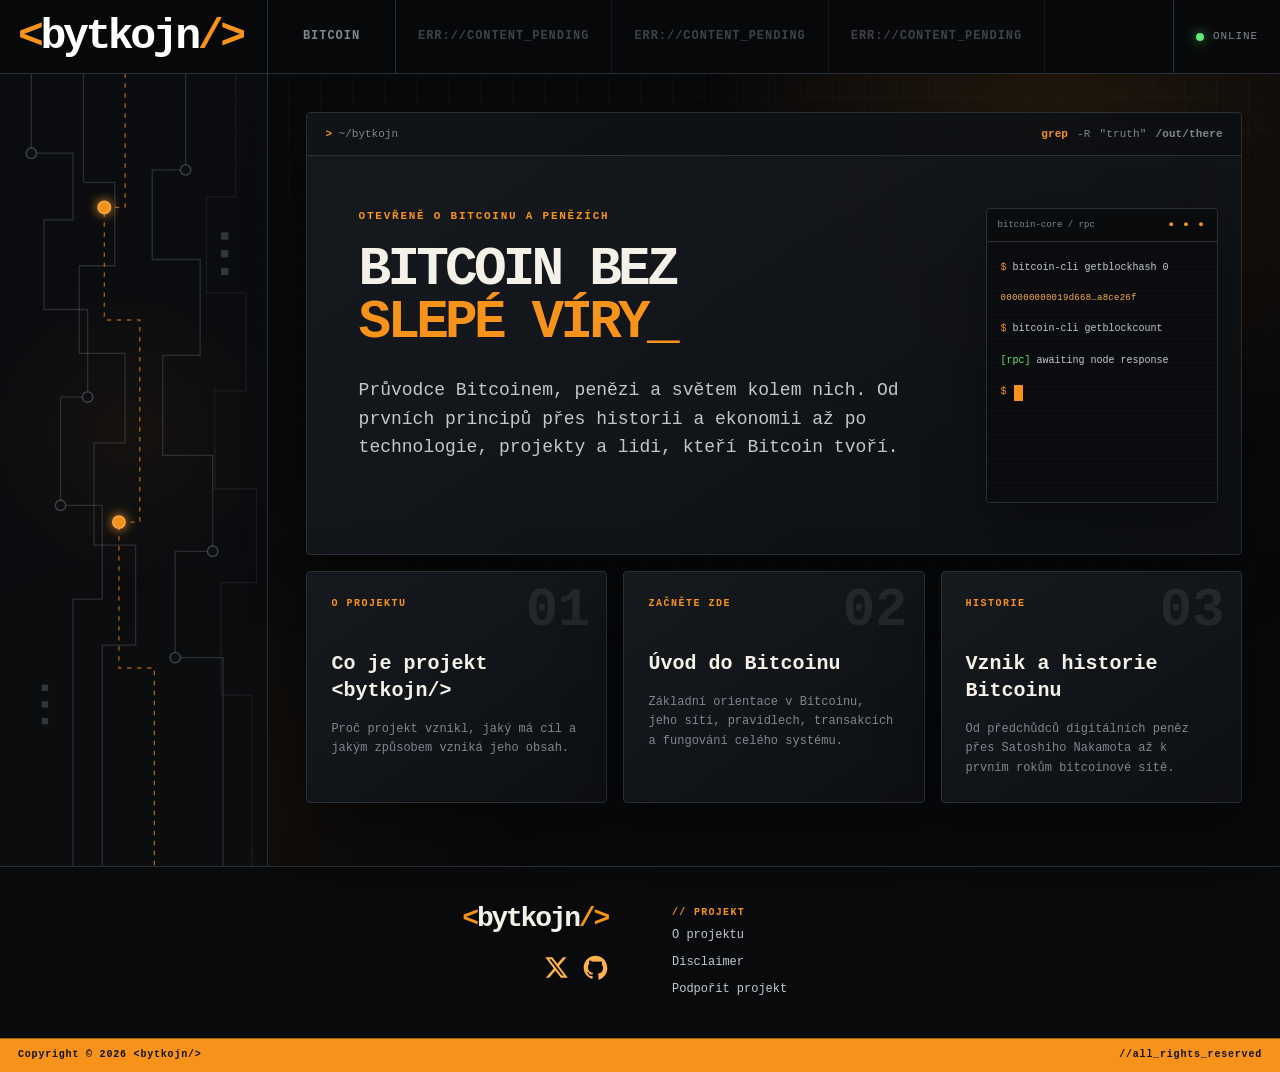
<file: index.html>
<!DOCTYPE html>
<html lang="cs">
  <head>
    <meta charset="utf-8">
    <meta name="viewport" content="width=device-width, initial-scale=1.0">

    <meta
      name="description"
      content="&lt;bytkojn/&gt; – průvodce Bitcoinem, penězi a světem kolem nich. Od základních principů přes historii a ekonomii až po technologie."
    >
    <meta name="theme-color" content="#0a0b0d">

    <!-- Open Graph -->
    <meta property="og:locale" content="cs_CZ">
    <meta property="og:type" content="website">
    <meta property="og:site_name" content="&lt;bytkojn/&gt;">
    <meta
      property="og:title"
      content="&lt;bytkojn/&gt; // Otevřeně o Bitcoinu a penězích"
    >
    <meta
      property="og:description"
      content="Průvodce Bitcoinem, penězi a světem kolem nich."
    >
    <meta property="og:url" content="https://bytkojn.cz/">
    <meta
      property="og:image"
      content="https://bytkojn.cz/assets/media/social-preview.png"
    >
    <meta property="og:image:width" content="1200">
    <meta property="og:image:height" content="630">
    <meta
      property="og:image:alt"
      content="&lt;bytkojn/&gt; – Otevřeně o Bitcoinu a penězích"
    >

    <!-- X / Twitter -->
    <meta name="twitter:card" content="summary_large_image">
    <meta
      name="twitter:title"
      content="&lt;bytkojn/&gt; // Otevřeně o Bitcoinu a penězích"
    >
    <meta
      name="twitter:description"
      content="Průvodce Bitcoinem, penězi a světem kolem nich."
    >
    <meta
      name="twitter:image"
      content="https://bytkojn.cz/assets/media/social-preview.png"
    >
    <meta
      name="twitter:image:alt"
      content="&lt;bytkojn/&gt; – Otevřeně o Bitcoinu a penězích"
    >

    <link rel="canonical" href="https://bytkojn.cz/">
    <link rel="icon" href="assets/media/favicon.svg" type="image/svg+xml">
    <link rel="stylesheet" href="assets/css/styles.css?v=20260813-1">

    <title>&lt;bytkojn/&gt; // Otevřeně o Bitcoinu a penězích</title>
  </head>

  <body class="page-home">
    <div class="background-grid" aria-hidden="true"></div>

    <header class="topbar" id="siteHeader"></header>

    <div class="app-shell">
      <aside
        class="sidebar is-home"
        id="sidebar"
        aria-label="Dekorativní motiv úvodní stránky"
        aria-hidden="true"
      >
        <div class="sidebar-home-visual" aria-hidden="true">
          <svg
            class="sidebar-circuit"
            viewBox="0 0 280 760"
            preserveAspectRatio="xMidYMid slice"
          >
            <defs>
              <filter
                id="circuitGlow"
                x="-100%"
                y="-100%"
                width="300%"
                height="300%"
              >
                <feGaussianBlur stdDeviation="5" result="blur"></feGaussianBlur>
                <feMerge>
                  <feMergeNode in="blur"></feMergeNode>
                  <feMergeNode in="SourceGraphic"></feMergeNode>
                </feMerge>
              </filter>
            </defs>

            <path
              class="circuit-trace"
              d="M42 0 V76 H82 V140 H54 V226 H96 V310 H70 V414 H110 V504 H82 V760"
            ></path>

            <path
              class="circuit-trace"
              d="M92 0 V104 H122 V184 H88 V268 H132 V354 H102 V452 H142 V548 H110 V760"
            ></path>

            <path
              class="circuit-trace"
              d="M190 0 V92 H158 V178 H204 V270 H168 V366 H216 V458 H180 V560 H226 V760"
            ></path>

            <path
              class="circuit-trace circuit-trace-faint"
              d="M238 0 V118 H210 V210 H248 V304 H218 V398 H258 V488 H224 V596 H254 V760"
            ></path>

            <path
              class="circuit-trace circuit-trace-active"
              d="M132 0 V128 H112 V236 H146 V430 H126 V570 H160 V760"
            ></path>

            <circle class="circuit-node" cx="42" cy="76" r="5"></circle>
            <circle class="circuit-node" cx="96" cy="310" r="5"></circle>
            <circle class="circuit-node" cx="70" cy="414" r="5"></circle>
            <circle class="circuit-node" cx="190" cy="92" r="5"></circle>
            <circle class="circuit-node" cx="216" cy="458" r="5"></circle>
            <circle class="circuit-node" cx="180" cy="560" r="5"></circle>

            <circle
              class="circuit-node circuit-node-active"
              cx="112"
              cy="128"
              r="6"
              filter="url(#circuitGlow)"
            ></circle>

            <circle
              class="circuit-node circuit-node-active circuit-node-delay"
              cx="126"
              cy="430"
              r="6"
              filter="url(#circuitGlow)"
            ></circle>

            <g class="circuit-marks">
              <rect x="224" y="152" width="7" height="7"></rect>
              <rect x="224" y="169" width="7" height="7"></rect>
              <rect x="224" y="186" width="7" height="7"></rect>
              <rect x="52" y="586" width="6" height="6"></rect>
              <rect x="52" y="602" width="6" height="6"></rect>
              <rect x="52" y="618" width="6" height="6"></rect>
            </g>
          </svg>
        </div>
      </aside>

      <main class="content-area" id="mainContent">
        <section class="hero-panel">
          <div class="terminal-bar">
            <div class="terminal-path">~/bytkojn</div>

            <div class="terminal-meta" aria-label="Terminálový motiv">
              <span class="term-cmd">grep</span>
              <span class="term-flag">-R</span>
              <span class="term-query">"truth"</span>
              <span class="term-search-path">/out/there</span>
            </div>
          </div>

          <div class="hero-layout">
            <div class="hero-copy">
              <p class="hero-kicker">
                OTEVŘENĚ O BITCOINU A PENĚZÍCH
              </p>

              <h1 id="contentTitle" aria-label="Bitcoin bez pozlátka">
                Bitcoin bez
                <span class="rotating-line">
                  <span
                    class="rotating-word"
                    id="rotatingWord"
                    aria-hidden="true"
                  >
                    pozlátka
                  </span>
                </span>
              </h1>

              <p class="hero-lead">
                Průvodce Bitcoinem, penězi a světem kolem nich. Od prvních
                principů přes historii a ekonomii až po technologie, projekty a lidi,
                kteří Bitcoin tvoří.
              </p>
            </div>

            <div class="node-card" aria-label="Ukázka příkazu Bitcoin Core">
              <div class="node-card-header">
                <span>bitcoin-core / rpc</span>
                <span class="window-dots" aria-hidden="true">● ● ●</span>
              </div>

              <div class="node-screen">
                <p>
                  <span class="prompt">$</span>
                  bitcoin-cli getblockhash 0
                </p>

                <p class="hash-output">
                  000000000019d668…a8ce26f
                </p>

                <p>
                  <span class="prompt">$</span>
                  bitcoin-cli getblockcount
                </p>

                <p>
                  <span class="log-ok">[rpc]</span>
                  awaiting node response
                </p>

                <p class="cursor-line">
                  <span class="prompt">$</span>
                  <span class="cursor" aria-hidden="true"></span>
                </p>
              </div>
            </div>
          </div>
        </section>

        <section class="card-grid" aria-label="Vybraná témata">
          <a class="info-card" href="projekt/o-projektu.html">
            <span class="card-index">01</span>
            <p class="card-label">O PROJEKTU</p>

            <h2>
              Co je projekt &lt;bytkojn/&gt;
            </h2>

            <p>
              Proč projekt vznikl, jaký má cíl a jakým způsobem vzniká jeho obsah.
            </p>
          </a>

          <a class="info-card" href="bitcoin/uvod.html">
            <span class="card-index">02</span>
            <p class="card-label">ZAČNĚTE ZDE</p>

            <h2>
              Úvod do Bitcoinu
            </h2>

            <p>
              Základní orientace v Bitcoinu, jeho síti, pravidlech, transakcích
              a fungování celého systému.
            </p>
          </a>

          <a class="info-card" href="bitcoin/vznik-a-historie.html">
            <span class="card-index">03</span>
            <p class="card-label">HISTORIE</p>

            <h2>
              Vznik a historie Bitcoinu
            </h2>

            <p>
              Od předchůdců digitálních peněz přes Satoshiho Nakamota až k prvním
              rokům bitcoinové sítě.
            </p>
          </a>
        </section>
      </main>
    </div>

    <footer class="site-footer" id="siteFooter"></footer>

    <noscript>
      <div class="noscript-message">
        Bez JavaScriptu zůstává obsah stránky dostupný; vypnuté budou pouze drobné interakce.
      </div>
    </noscript>

    <script src="assets/js/app.js?v=20260813-2"></script>
  </body>
</html>
</file>
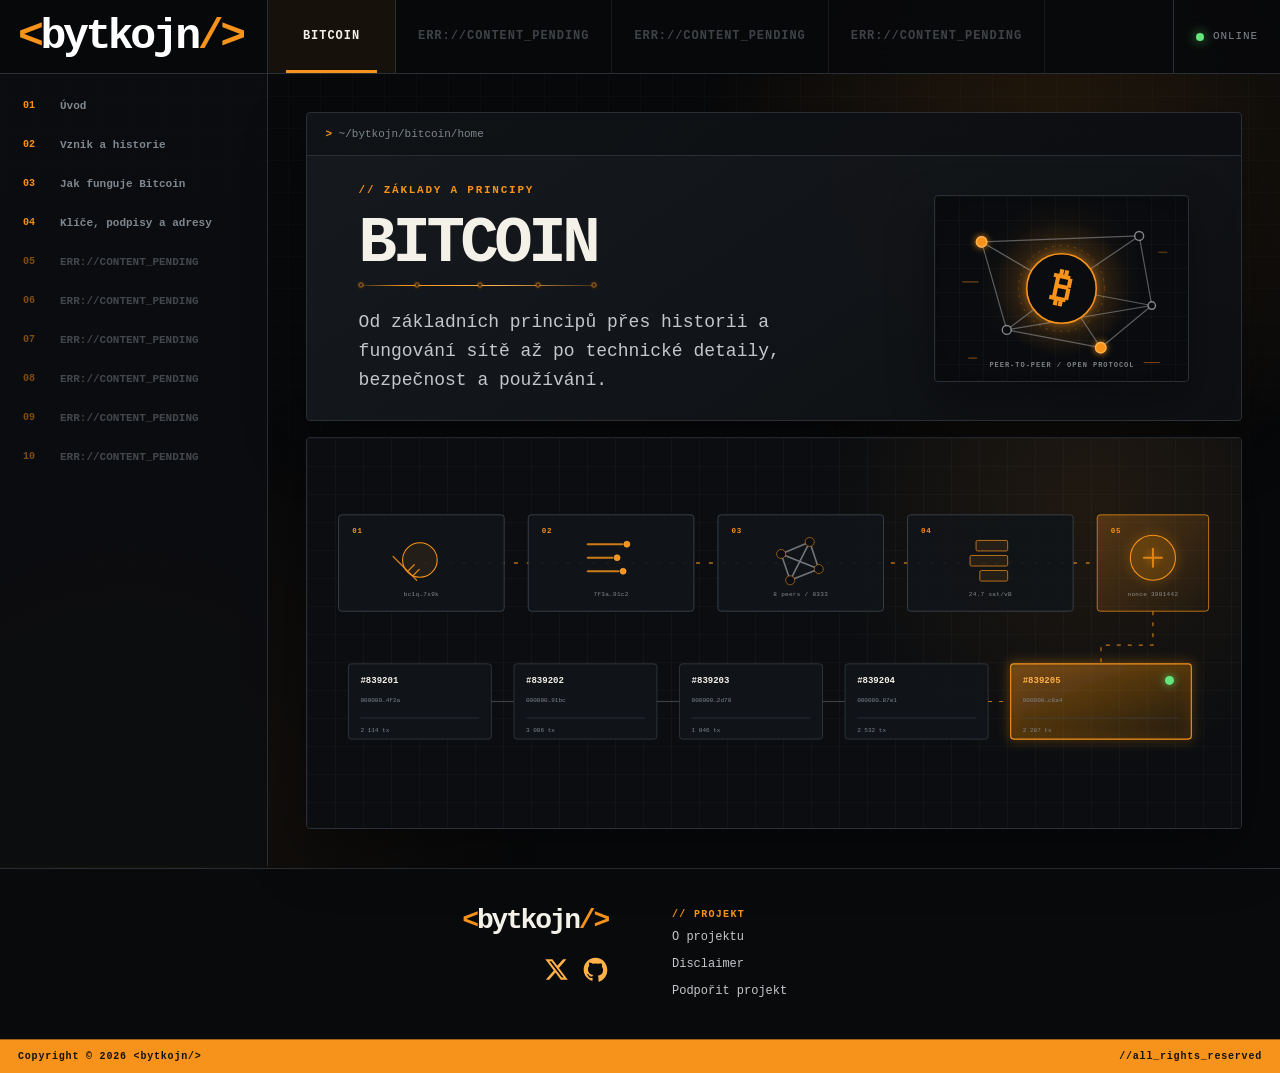
<file: bitcoin/home.html>
<!DOCTYPE html>
<html lang="cs">
  <head>
    <meta charset="utf-8">
    <meta name="viewport" content="width=device-width, initial-scale=1.0">
    <meta name="description" content="BYTKOJN – samostatná sekce věnovaná Bitcoinu.">
    <meta name="theme-color" content="#0a0b0d">
    
    <!-- Open Graph -->
    <meta property="og:locale" content="cs_CZ">
    <meta property="og:type" content="website">
    <meta property="og:site_name" content="&lt;bytkojn/&gt;">
    <meta property="og:title" content="Bitcoin // &lt;bytkojn/&gt;">
    <meta property="og:description" content="BYTKOJN – samostatná sekce věnovaná Bitcoinu.">
    <meta property="og:url" content="https://bytkojn.cz/bitcoin/home.html">
    <meta property="og:image" content="https://bytkojn.cz/assets/media/social-preview.png">
    <meta property="og:image:width" content="1200">
    <meta property="og:image:height" content="630">
    <meta property="og:image:alt" content="Bitcoin // &lt;bytkojn/&gt;">

    <!-- X / Twitter -->
    <meta name="twitter:card" content="summary_large_image">
    <meta name="twitter:title" content="Bitcoin // &lt;bytkojn/&gt;">
    <meta name="twitter:description" content="BYTKOJN – samostatná sekce věnovaná Bitcoinu.">
    <meta name="twitter:image" content="https://bytkojn.cz/assets/media/social-preview.png">
    <meta name="twitter:image:alt" content="Bitcoin // &lt;bytkojn/&gt;">

    <link rel="canonical" href="https://bytkojn.cz/bitcoin/home.html">
    <link rel="icon" href="../assets/media/favicon.svg" type="image/svg+xml">
    <link rel="stylesheet" href="../assets/css/styles.css?v=20260815-3">
    <title>Bitcoin // &lt;bytkojn/&gt;</title>
  </head>
  <body class="page-bitcoin page-bitcoin-overview">
    <div class="background-grid" aria-hidden="true"></div>
    <header class="topbar" id="siteHeader"></header>

    <div class="app-shell">
      <aside class="sidebar" id="sidebar" aria-label="Obsah sekce Bitcoin"></aside>

      <main class="content-area" id="mainContent">
        <section class="hero-panel">
          <div class="terminal-bar">
            <div class="terminal-path" id="terminalPath">~/bytkojn/bitcoin/home</div>
          </div>

          <div class="hero-layout">
            <div class="hero-copy">
              <p class="hero-kicker" id="contentKicker">// ZÁKLADY A PRINCIPY</p>

              <h1 id="contentTitle" class="bitcoin-title-enhanced" aria-label="Bitcoin">
                <span class="bitcoin-title-word" data-title="BITCOIN" aria-hidden="true">BITCOIN</span>

                <span class="bitcoin-title-chain" aria-hidden="true">
                  <span class="bitcoin-title-chain-line"></span>
                  <span class="bitcoin-title-chain-node"></span>
                  <span class="bitcoin-title-chain-node"></span>
                  <span class="bitcoin-title-chain-node"></span>
                  <span class="bitcoin-title-chain-node"></span>
                  <span class="bitcoin-title-chain-node"></span>
                </span>
              </h1>

              <p class="hero-lead" id="contentLead">
                Od základních principů přes historii a fungování sítě
                až po technické detaily, bezpečnost a používání.
              </p>
            </div>

            <div
              class="bitcoin-hero-visual"
              role="img"
              aria-label="Stylizovaná bitcoinová síť tvořená propojenými uzly"
            >
              <svg class="bitcoin-network-graphic" viewBox="0 0 320 250" aria-hidden="true">
                <defs>
                  <radialGradient id="bitcoinCoreGlow" cx="50%" cy="50%" r="50%">
                    <stop offset="0%" stop-color="#f7931a" stop-opacity="0.28"></stop>
                    <stop offset="100%" stop-color="#f7931a" stop-opacity="0"></stop>
                  </radialGradient>
                </defs>

                <circle class="network-glow" cx="160" cy="125" r="92"></circle>

                <g class="network-links">
                  <path d="M52 62 L160 125 L265 54"></path>
                  <path d="M52 62 L86 181 L160 125"></path>
                  <path d="M86 181 L213 205 L160 125"></path>
                  <path d="M213 205 L282 148 L160 125"></path>
                  <path d="M282 148 L265 54"></path>
                  <path d="M52 62 L265 54"></path>
                  <path d="M86 181 L282 148"></path>
                </g>

                <g class="network-nodes">
                  <circle cx="52" cy="62" r="7"></circle>
                  <circle cx="265" cy="54" r="6"></circle>
                  <circle cx="86" cy="181" r="6"></circle>
                  <circle cx="213" cy="205" r="7"></circle>
                  <circle cx="282" cy="148" r="5"></circle>
                  <circle class="network-node-active" cx="52" cy="62" r="7"></circle>
                  <circle class="network-node-active network-node-delay" cx="213" cy="205" r="7"></circle>
                </g>

                <g class="network-core">
                  <circle cx="160" cy="125" r="47"></circle>
                  <circle class="network-core-ring" cx="160" cy="125" r="58"></circle>
                  <text x="160" y="142" text-anchor="middle" transform="rotate(12 160 125)">₿</text>
                </g>

                <g class="network-marks">
                  <path d="M26 116 h22"></path>
                  <path d="M271 225 h22"></path>
                  <path d="M291 76 h12"></path>
                  <path d="M34 219 h12"></path>
                </g>
              </svg>

              <span class="bitcoin-hero-visual-label">peer-to-peer / open protocol</span>
            </div>
          </div>
        </section>

        <article class="article-panel is-overview">
          <section
            class="bitcoin-system-map"
            aria-label="Schéma fungování Bitcoinu od podepsání transakce po přidání nového bloku"
          >
            <!-- Desktop / větší tablet: původní horizontální schéma. -->
            <svg
              class="bitcoin-system-map-graphic"
              viewBox="0 0 1240 410"
              role="img"
              aria-labelledby="bitcoinMapTitle bitcoinMapDescription"
            >
              <title id="bitcoinMapTitle">Zjednodušené schéma fungování Bitcoinu</title>
              <desc id="bitcoinMapDescription">
                Peněženka podepíše transakci, transakce se rozšíří mezi uzly,
                dostane se do mempoolu, těžař ji zařadí do bloku a uzly nový
                blok ověří a připojí k blockchainu.
              </desc>

              <defs>
                <filter id="mapOrangeGlow" x="-80%" y="-80%" width="260%" height="260%">
                  <feGaussianBlur stdDeviation="7" result="blur"></feGaussianBlur>
                  <feMerge>
                    <feMergeNode in="blur"></feMergeNode>
                    <feMergeNode in="SourceGraphic"></feMergeNode>
                  </feMerge>
                </filter>

                <linearGradient id="mapActiveBlock" x1="0" y1="0" x2="1" y2="1">
                  <stop offset="0%" stop-color="#f7931a" stop-opacity="0.24"></stop>
                  <stop offset="100%" stop-color="#f7931a" stop-opacity="0.04"></stop>
                </linearGradient>
              </defs>

              <path class="system-flow-line system-flow-line-active" d="M154 112 H318 H486 H650 H816 H1040"></path>

              <g class="system-stage" transform="translate(42 48)">
                <rect class="system-stage-panel" width="220" height="128" rx="4"></rect>
                <text class="system-stage-index" x="18" y="24">01</text>
                <g class="wallet-key" transform="translate(108 60)">
                  <circle cx="0" cy="0" r="17"></circle>
                  <path d="M13 11 L42 40 M31 29 L39 21 M37 35 L45 27"></path>
                </g>
                <text class="system-code system-code-center" x="110" y="108">bc1q…7x9k</text>
              </g>

              <g class="system-stage" transform="translate(294 48)">
                <rect class="system-stage-panel" width="220" height="128" rx="4"></rect>
                <text class="system-stage-index" x="18" y="24">02</text>
                <g class="transaction-lines" transform="translate(79 39)">
                  <path d="M0 0 H46"></path>
                  <path d="M0 18 H33"></path>
                  <path d="M0 36 H41"></path>
                  <circle cx="52" cy="0" r="3"></circle>
                  <circle cx="39" cy="18" r="3"></circle>
                  <circle cx="47" cy="36" r="3"></circle>
                </g>
                <text class="system-code system-code-center" x="110" y="108">7f3a…91c2</text>
              </g>

              <g class="system-stage" transform="translate(546 48)">
                <rect class="system-stage-panel" width="220" height="128" rx="4"></rect>
                <text class="system-stage-index" x="18" y="24">03</text>
                <g class="mini-network" transform="translate(84 52)">
                  <path d="M0 0 L38 -16 L50 20 L12 35 Z M0 0 L50 20 M38 -16 L12 35"></path>
                  <circle cx="0" cy="0" r="5"></circle>
                  <circle cx="38" cy="-16" r="5"></circle>
                  <circle cx="50" cy="20" r="5"></circle>
                  <circle cx="12" cy="35" r="5"></circle>
                </g>
                <text class="system-code system-code-center" x="110" y="108">8 peers / 8333</text>
              </g>

              <g class="system-stage" transform="translate(798 48)">
                <rect class="system-stage-panel" width="220" height="128" rx="4"></rect>
                <text class="system-stage-index" x="18" y="24">04</text>
                <g class="mempool-stack" transform="translate(91 34)">
                  <rect x="0" y="0" width="42" height="12" rx="2"></rect>
                  <rect x="-8" y="20" width="50" height="12" rx="2"></rect>
                  <rect x="5" y="40" width="37" height="12" rx="2"></rect>
                </g>
                <text class="system-code system-code-center" x="110" y="108">24.7 sat/vB</text>
              </g>

              <g class="system-stage system-stage-accent" transform="translate(1050 48)">
                <rect class="system-stage-panel" width="148" height="128" rx="4"></rect>
                <text class="system-stage-index" x="18" y="24">05</text>
                <g class="pow-symbol" transform="translate(74 57)">
                  <circle cx="0" cy="0" r="26"></circle>
                  <path d="M-12 0 H12 M0 -12 V12"></path>
                </g>
                <text class="system-code system-code-center" x="74" y="108">nonce 3981442</text>
              </g>

              <g class="blockchain-row" transform="translate(55 246)">
                <g class="chain-block" transform="translate(0 0)">
                  <rect width="190" height="100" rx="4"></rect>
                  <text class="chain-block-height" x="16" y="25">#839201</text>
                  <text class="chain-block-hash" x="16" y="51">000000…4f2a</text>
                  <path d="M16 72 H174"></path>
                  <text class="chain-block-meta" x="16" y="91">2 114 tx</text>
                </g>

                <path class="chain-connector" d="M190 50 H220"></path>

                <g class="chain-block" transform="translate(220 0)">
                  <rect width="190" height="100" rx="4"></rect>
                  <text class="chain-block-height" x="16" y="25">#839202</text>
                  <text class="chain-block-hash" x="16" y="51">000000…91bc</text>
                  <path d="M16 72 H174"></path>
                  <text class="chain-block-meta" x="16" y="91">3 006 tx</text>
                </g>

                <path class="chain-connector" d="M410 50 H440"></path>

                <g class="chain-block" transform="translate(440 0)">
                  <rect width="190" height="100" rx="4"></rect>
                  <text class="chain-block-height" x="16" y="25">#839203</text>
                  <text class="chain-block-hash" x="16" y="51">000000…2d70</text>
                  <path d="M16 72 H174"></path>
                  <text class="chain-block-meta" x="16" y="91">1 846 tx</text>
                </g>

                <path class="chain-connector" d="M630 50 H660"></path>

                <g class="chain-block" transform="translate(660 0)">
                  <rect width="190" height="100" rx="4"></rect>
                  <text class="chain-block-height" x="16" y="25">#839204</text>
                  <text class="chain-block-hash" x="16" y="51">000000…87e1</text>
                  <path d="M16 72 H174"></path>
                  <text class="chain-block-meta" x="16" y="91">2 532 tx</text>
                </g>

                <path class="chain-connector chain-connector-active" d="M850 50 H880"></path>

                <g class="chain-block chain-block-active" transform="translate(880 0)">
                  <rect width="240" height="100" rx="4"></rect>
                  <text class="chain-block-height" x="16" y="25">#839205</text>
                  <text class="chain-block-hash" x="16" y="51">000000…c8a4</text>
                  <path d="M16 72 H224"></path>
                  <text class="chain-block-meta" x="16" y="91">2 287 tx</text>
                  <circle class="new-block-status" cx="211" cy="22" r="6"></circle>
                </g>
              </g>

              <path class="pow-to-block-line" d="M1124 176 V221 H1055 V246"></path>
            </svg>

            <!-- Tablet / mobil <= 768 px: svislá varianta bez horizontálního posunu. -->
            <svg
              class="bitcoin-system-map-mobile"
              viewBox="0 0 360 1170"
              role="img"
              aria-labelledby="bitcoinMapMobileTitle bitcoinMapMobileDescription"
            >
              <title id="bitcoinMapMobileTitle">Zjednodušené svislé schéma fungování Bitcoinu</title>
              <desc id="bitcoinMapMobileDescription">
                Peněženka podepíše transakci, transakce se šíří sítí,
                dostane se do mempoolu, následuje proof-of-work a nový blok
                se připojí k řetězci bloků.
              </desc>

              <defs>
                <filter id="mobileMapOrangeGlow" x="-80%" y="-80%" width="260%" height="260%">
                  <feGaussianBlur stdDeviation="6" result="blur"></feGaussianBlur>
                  <feMerge>
                    <feMergeNode in="blur"></feMergeNode>
                    <feMergeNode in="SourceGraphic"></feMergeNode>
                  </feMerge>
                </filter>

                <linearGradient id="mobileMapActiveBlock" x1="0" y1="0" x2="1" y2="1">
                  <stop offset="0%" stop-color="#f7931a" stop-opacity="0.24"></stop>
                  <stop offset="100%" stop-color="#f7931a" stop-opacity="0.04"></stop>
                </linearGradient>
              </defs>

              <!-- Propojovací cesta mezi jednotlivými kroky. -->
              <path class="mobile-flow-line" d="M180 150 V180"></path>
              <path class="mobile-flow-line" d="M180 290 V320"></path>
              <path class="mobile-flow-line" d="M180 430 V460"></path>
              <path class="mobile-flow-line" d="M180 570 V600"></path>
              <path class="mobile-flow-line" d="M180 710 V758"></path>

              <!-- 01: Peněženka. -->
              <g class="system-stage" transform="translate(40 40)">
                <rect class="system-stage-panel" width="280" height="110" rx="4"></rect>
                <text class="system-stage-index" x="18" y="24">01</text>

                <g class="wallet-key" transform="translate(140 50)">
                  <circle cx="0" cy="0" r="17"></circle>
                  <path d="M13 11 L42 40 M31 29 L39 21 M37 35 L45 27"></path>
                </g>

                <text class="system-code system-code-center" x="140" y="92">bc1q…7x9k</text>
              </g>

              <!-- 02: Transakce. -->
              <g class="system-stage" transform="translate(40 180)">
                <rect class="system-stage-panel" width="280" height="110" rx="4"></rect>
                <text class="system-stage-index" x="18" y="24">02</text>

                <g class="transaction-lines" transform="translate(112 34)">
                  <path d="M0 0 H46"></path>
                  <path d="M0 18 H33"></path>
                  <path d="M0 36 H41"></path>
                  <circle cx="52" cy="0" r="3"></circle>
                  <circle cx="39" cy="18" r="3"></circle>
                  <circle cx="47" cy="36" r="3"></circle>
                </g>

                <text class="system-code system-code-center" x="140" y="92">7f3a…91c2</text>
              </g>

              <!-- 03: Síť uzlů. -->
              <g class="system-stage" transform="translate(40 320)">
                <rect class="system-stage-panel" width="280" height="110" rx="4"></rect>
                <text class="system-stage-index" x="18" y="24">03</text>

                <g class="mini-network" transform="translate(116 47)">
                  <path d="M0 0 L38 -16 L50 20 L12 35 Z M0 0 L50 20 M38 -16 L12 35"></path>
                  <circle cx="0" cy="0" r="5"></circle>
                  <circle cx="38" cy="-16" r="5"></circle>
                  <circle cx="50" cy="20" r="5"></circle>
                  <circle cx="12" cy="35" r="5"></circle>
                </g>

                <text class="system-code system-code-center" x="140" y="92">8 peers / 8333</text>
              </g>

              <!-- 04: Mempool. -->
              <g class="system-stage" transform="translate(40 460)">
                <rect class="system-stage-panel" width="280" height="110" rx="4"></rect>
                <text class="system-stage-index" x="18" y="24">04</text>

                <g class="mempool-stack" transform="translate(128 27)">
                  <rect x="0" y="0" width="42" height="12" rx="2"></rect>
                  <rect x="-8" y="20" width="50" height="12" rx="2"></rect>
                  <rect x="5" y="40" width="37" height="12" rx="2"></rect>
                </g>

                <text class="system-code system-code-center" x="140" y="92">24.7 sat/vB</text>
              </g>

              <!-- 05: Proof-of-work. -->
              <g class="system-stage system-stage-accent" transform="translate(40 600)">
                <rect class="system-stage-panel" width="280" height="110" rx="4"></rect>
                <text class="system-stage-index" x="18" y="24">05</text>

                <g class="pow-symbol" transform="translate(140 48)">
                  <circle cx="0" cy="0" r="25"></circle>
                  <path d="M-12 0 H12 M0 -12 V12"></path>
                </g>

                <text class="system-code system-code-center" x="140" y="92">nonce 3981442</text>
              </g>

              <!-- Svislý řetězec bloků. Nejnovější / aktivní blok je nahoře. -->
              <g class="chain-block chain-block-active" transform="translate(55 758)">
                <rect width="250" height="64" rx="4"></rect>
                <text class="chain-block-height" x="16" y="20">#839205</text>
                <text class="chain-block-hash" x="16" y="38">000000…c8a4</text>
                <text class="chain-block-meta" x="180" y="38">2 287 tx</text>
                <circle class="new-block-status" cx="225" cy="18" r="5"></circle>
              </g>

              <path class="mobile-chain-line" d="M180 822 V838"></path>

              <g class="chain-block" transform="translate(55 838)">
                <rect width="250" height="64" rx="4"></rect>
                <text class="chain-block-height" x="16" y="20">#839204</text>
                <text class="chain-block-hash" x="16" y="38">000000…87e1</text>
                <text class="chain-block-meta" x="180" y="38">2 532 tx</text>
              </g>

              <path class="mobile-chain-line" d="M180 902 V918"></path>

              <g class="chain-block" transform="translate(55 918)">
                <rect width="250" height="64" rx="4"></rect>
                <text class="chain-block-height" x="16" y="20">#839203</text>
                <text class="chain-block-hash" x="16" y="38">000000…2d70</text>
                <text class="chain-block-meta" x="180" y="38">1 846 tx</text>
              </g>

              <path class="mobile-chain-line" d="M180 982 V998"></path>

              <g class="chain-block" transform="translate(55 998)">
                <rect width="250" height="64" rx="4"></rect>
                <text class="chain-block-height" x="16" y="20">#839202</text>
                <text class="chain-block-hash" x="16" y="38">000000…91bc</text>
                <text class="chain-block-meta" x="180" y="38">3 006 tx</text>
              </g>

              <path class="mobile-chain-line" d="M180 1062 V1078"></path>

              <g class="chain-block" transform="translate(55 1078)">
                <rect width="250" height="64" rx="4"></rect>
                <text class="chain-block-height" x="16" y="20">#839201</text>
                <text class="chain-block-hash" x="16" y="38">000000…4f2a</text>
                <text class="chain-block-meta" x="180" y="38">2 114 tx</text>
              </g>
            </svg>
          </section>
        </article>
      </main>
    </div>

    <footer class="site-footer" id="siteFooter"></footer>

    <noscript>
      <div class="noscript-message">
        Bez JavaScriptu zůstanou dostupné všechny stránky; vypnuté budou pouze drobné animace.
      </div>
    </noscript>

    <script src="../assets/js/app.js?v=20260815-3"></script>
  </body>
</html>
</file>
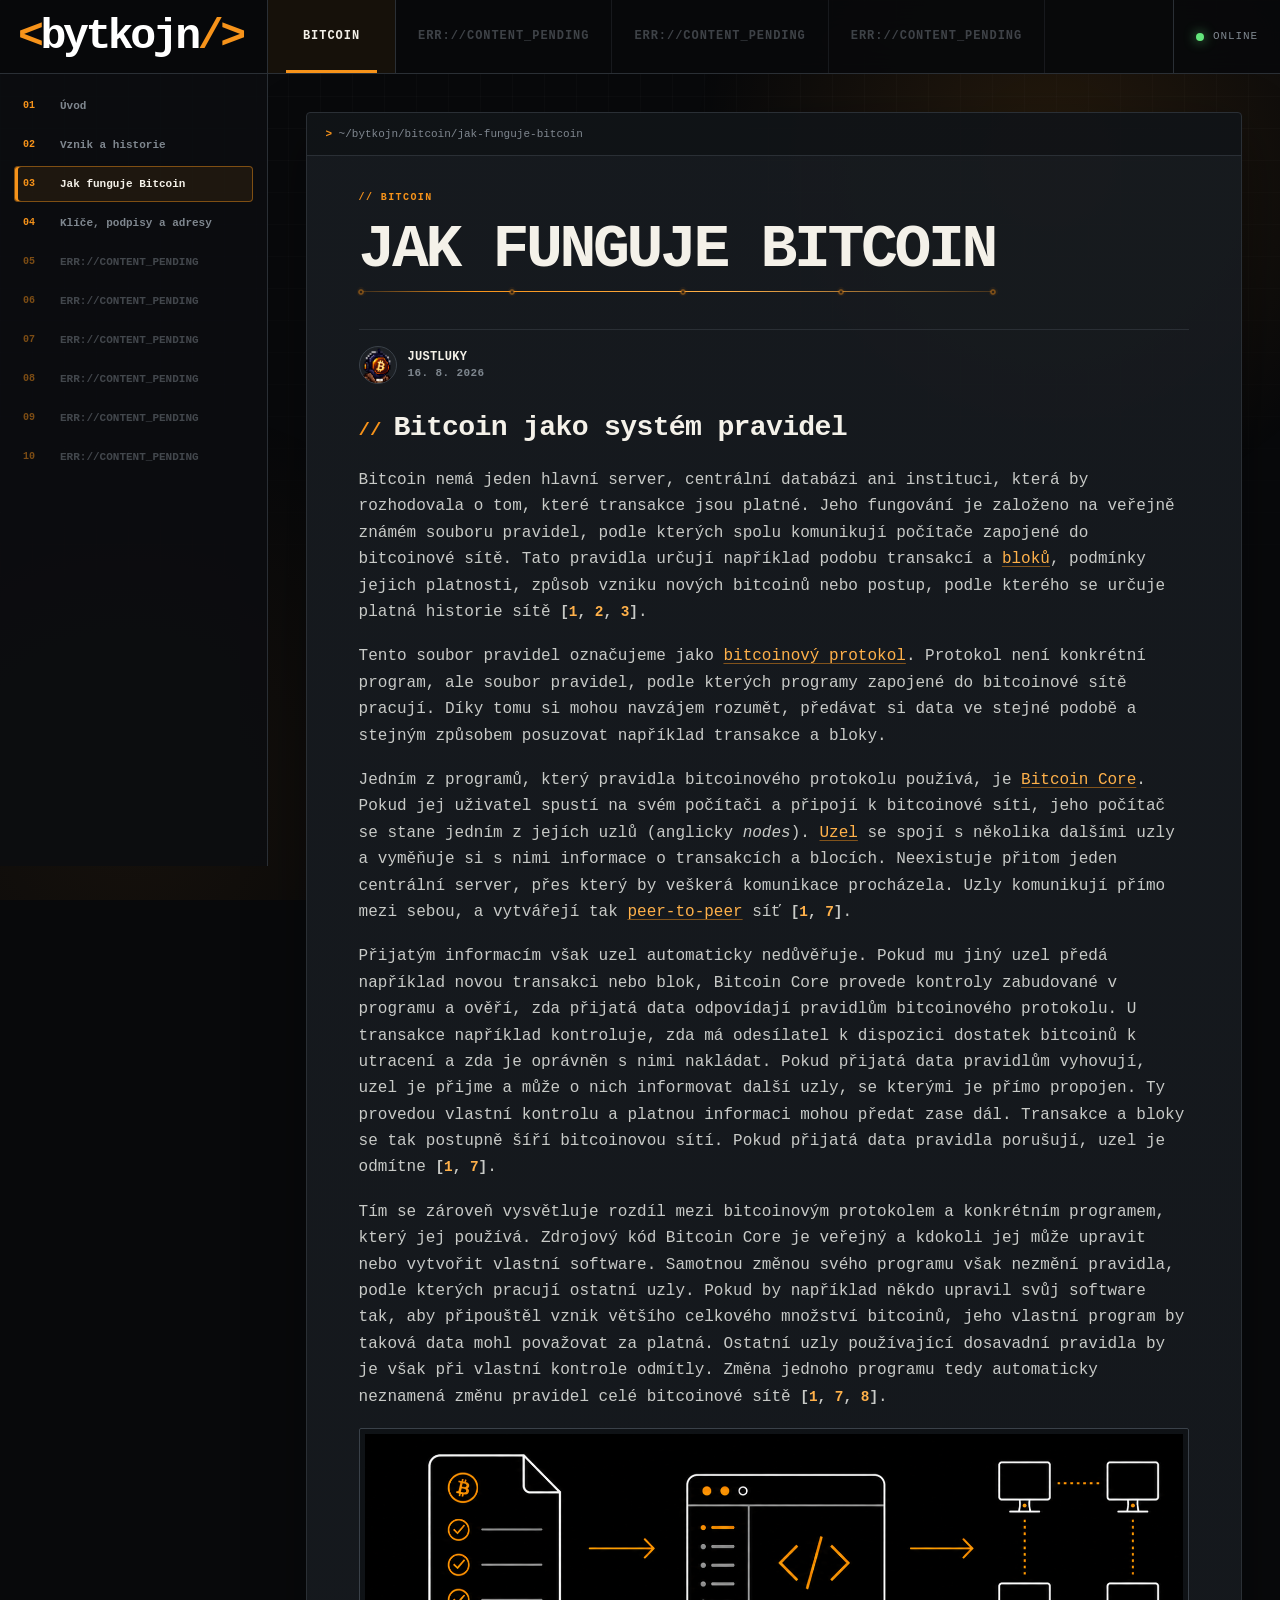
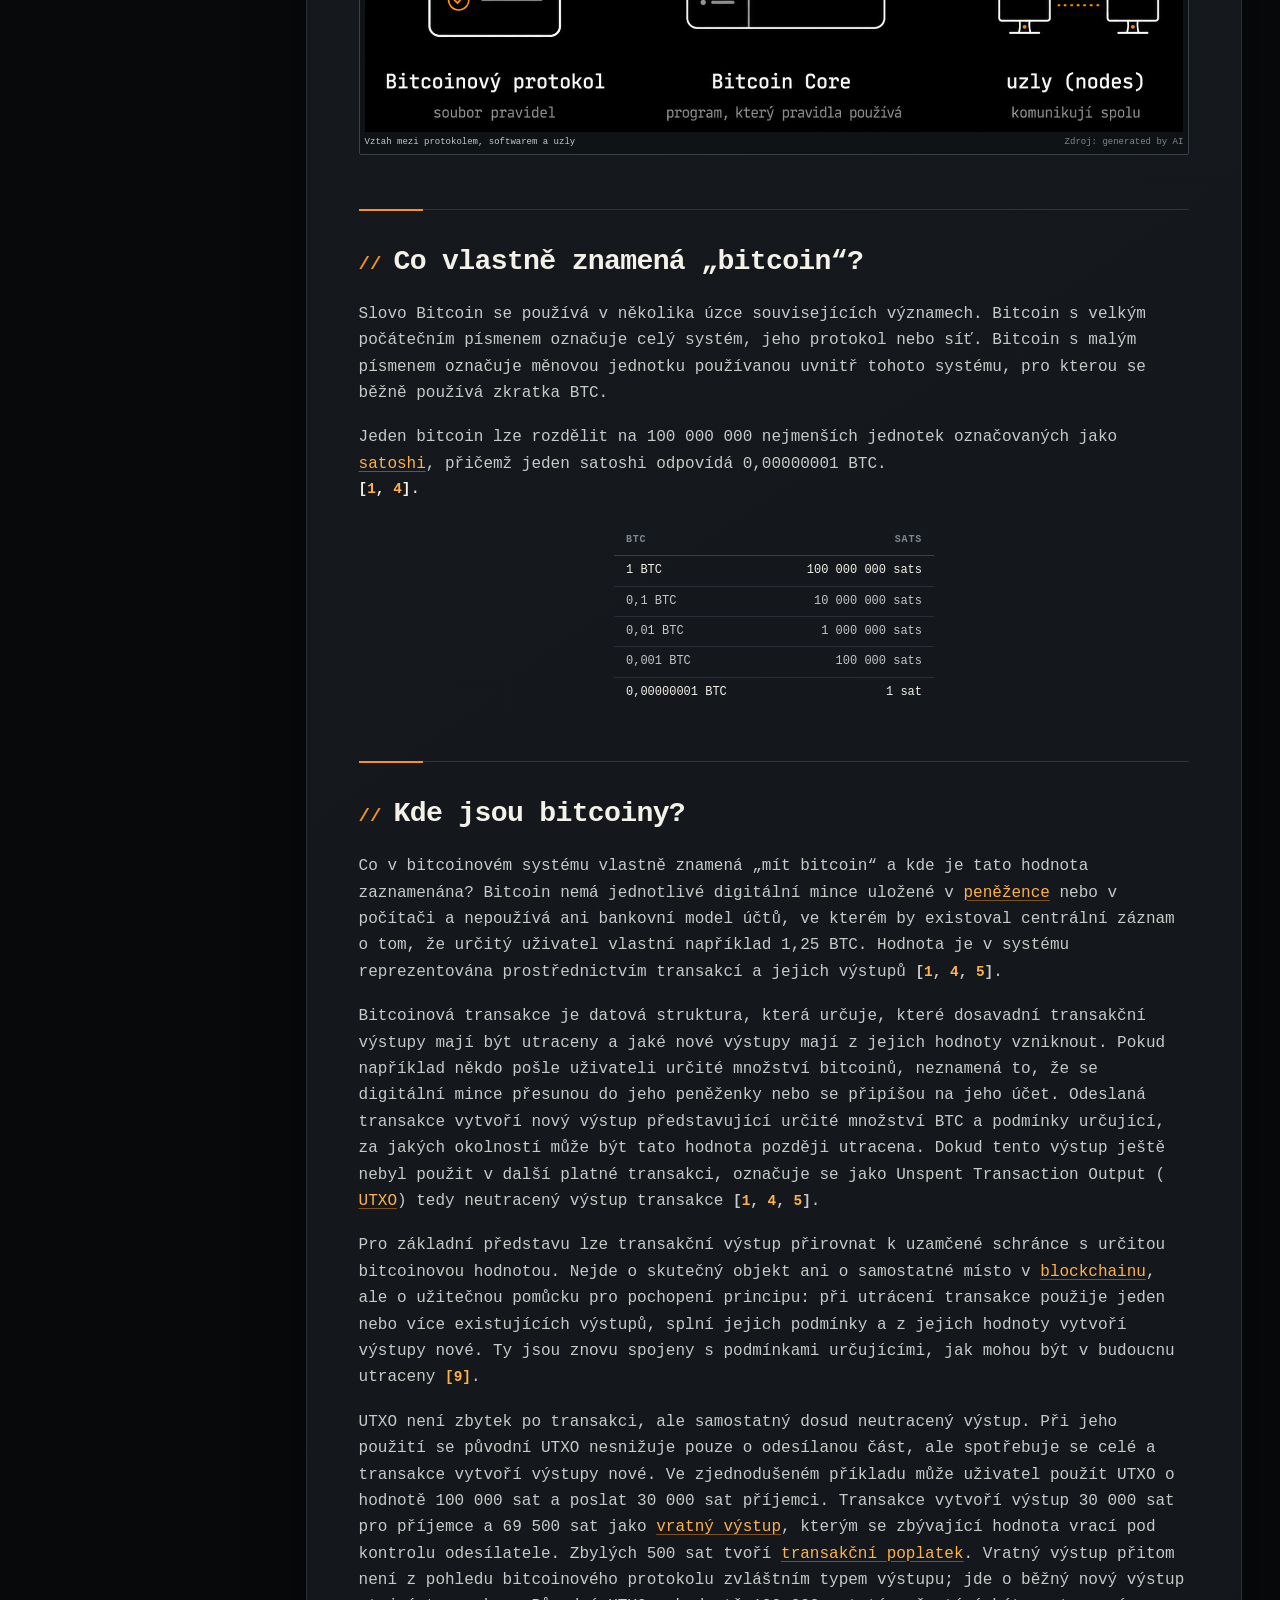
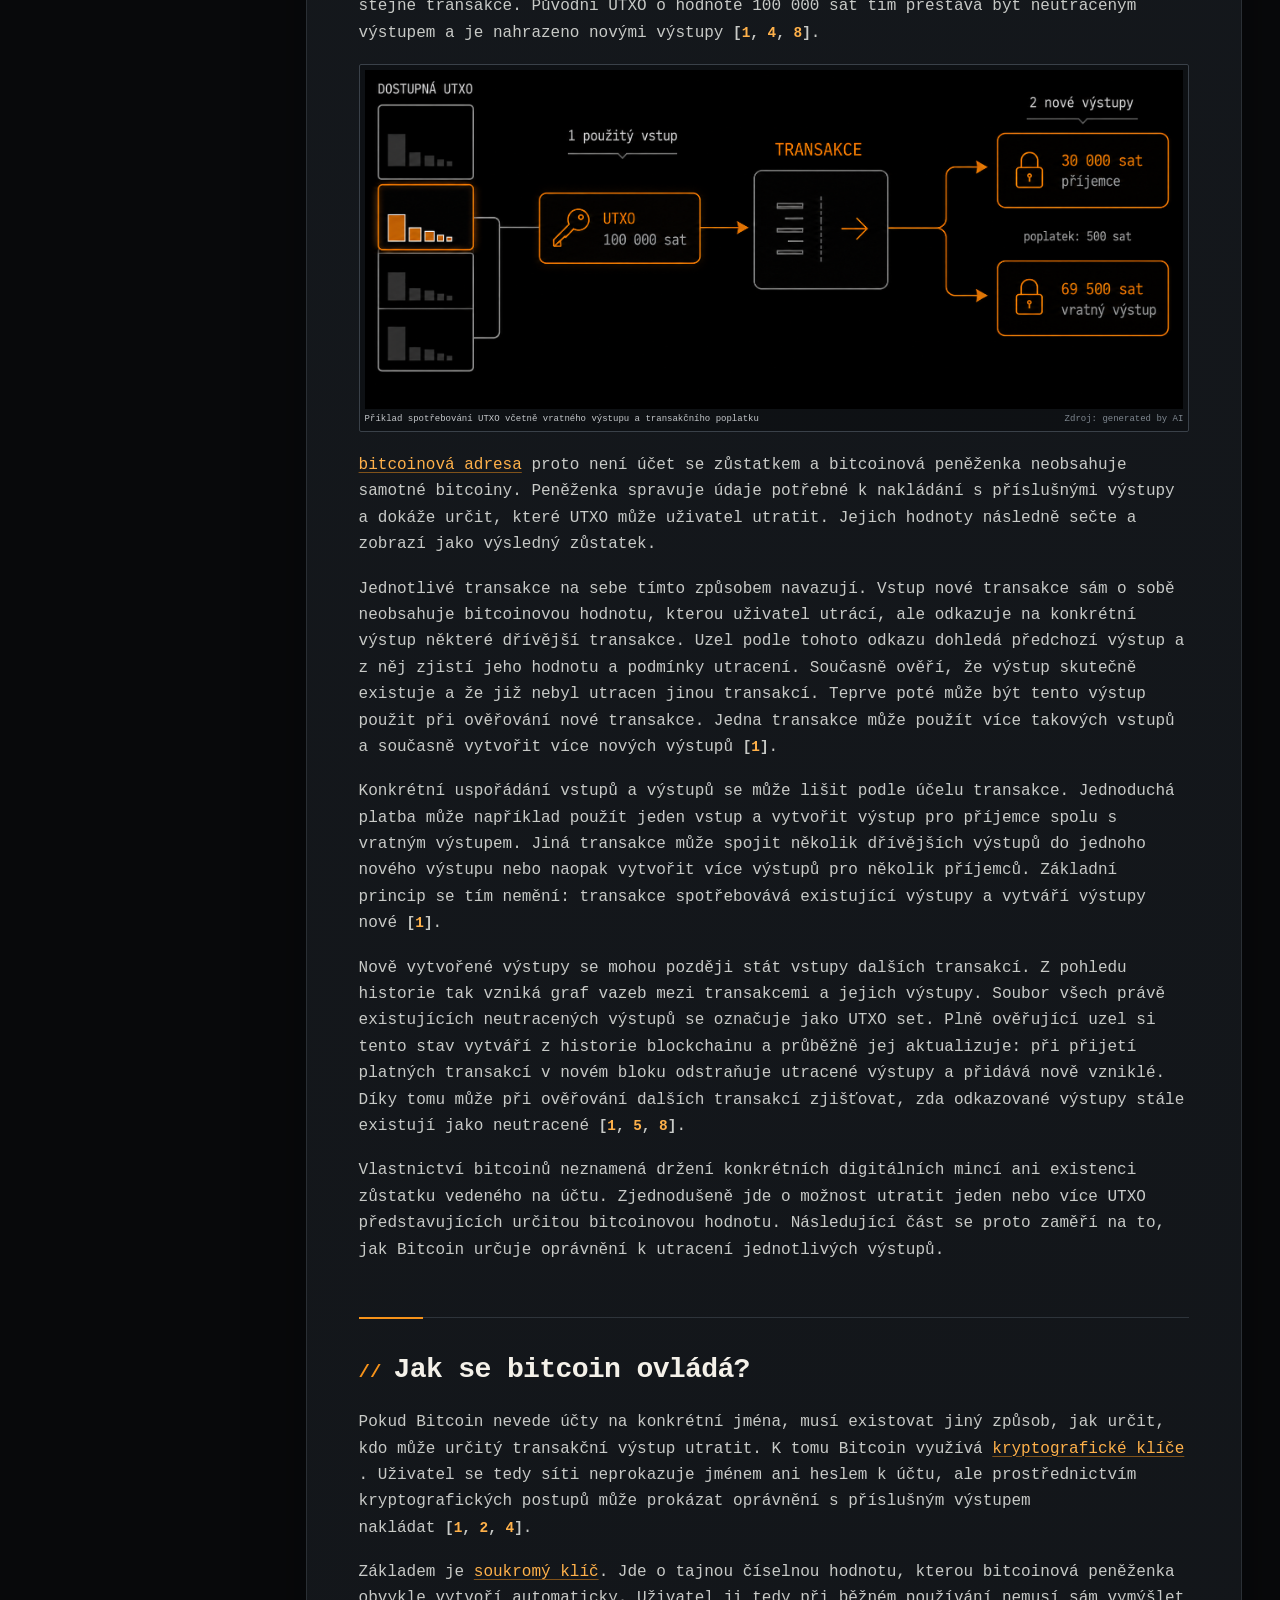
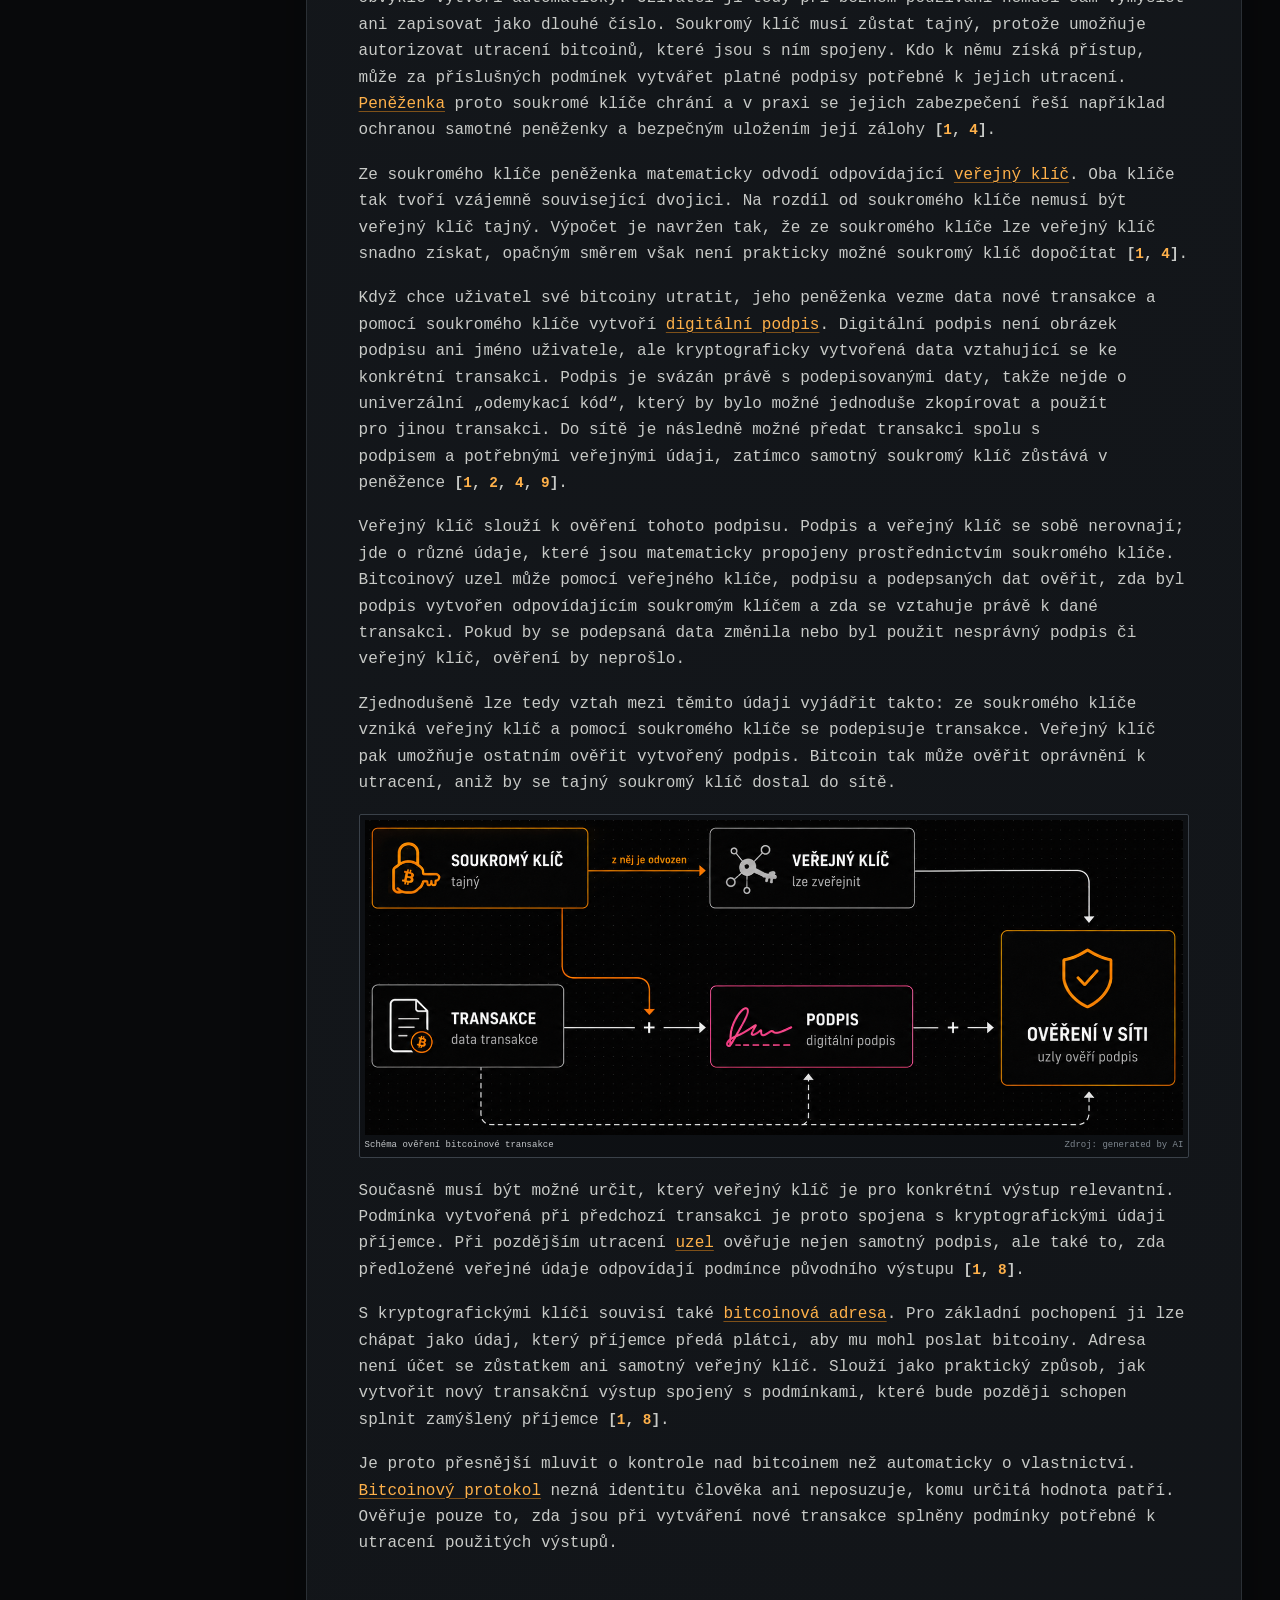
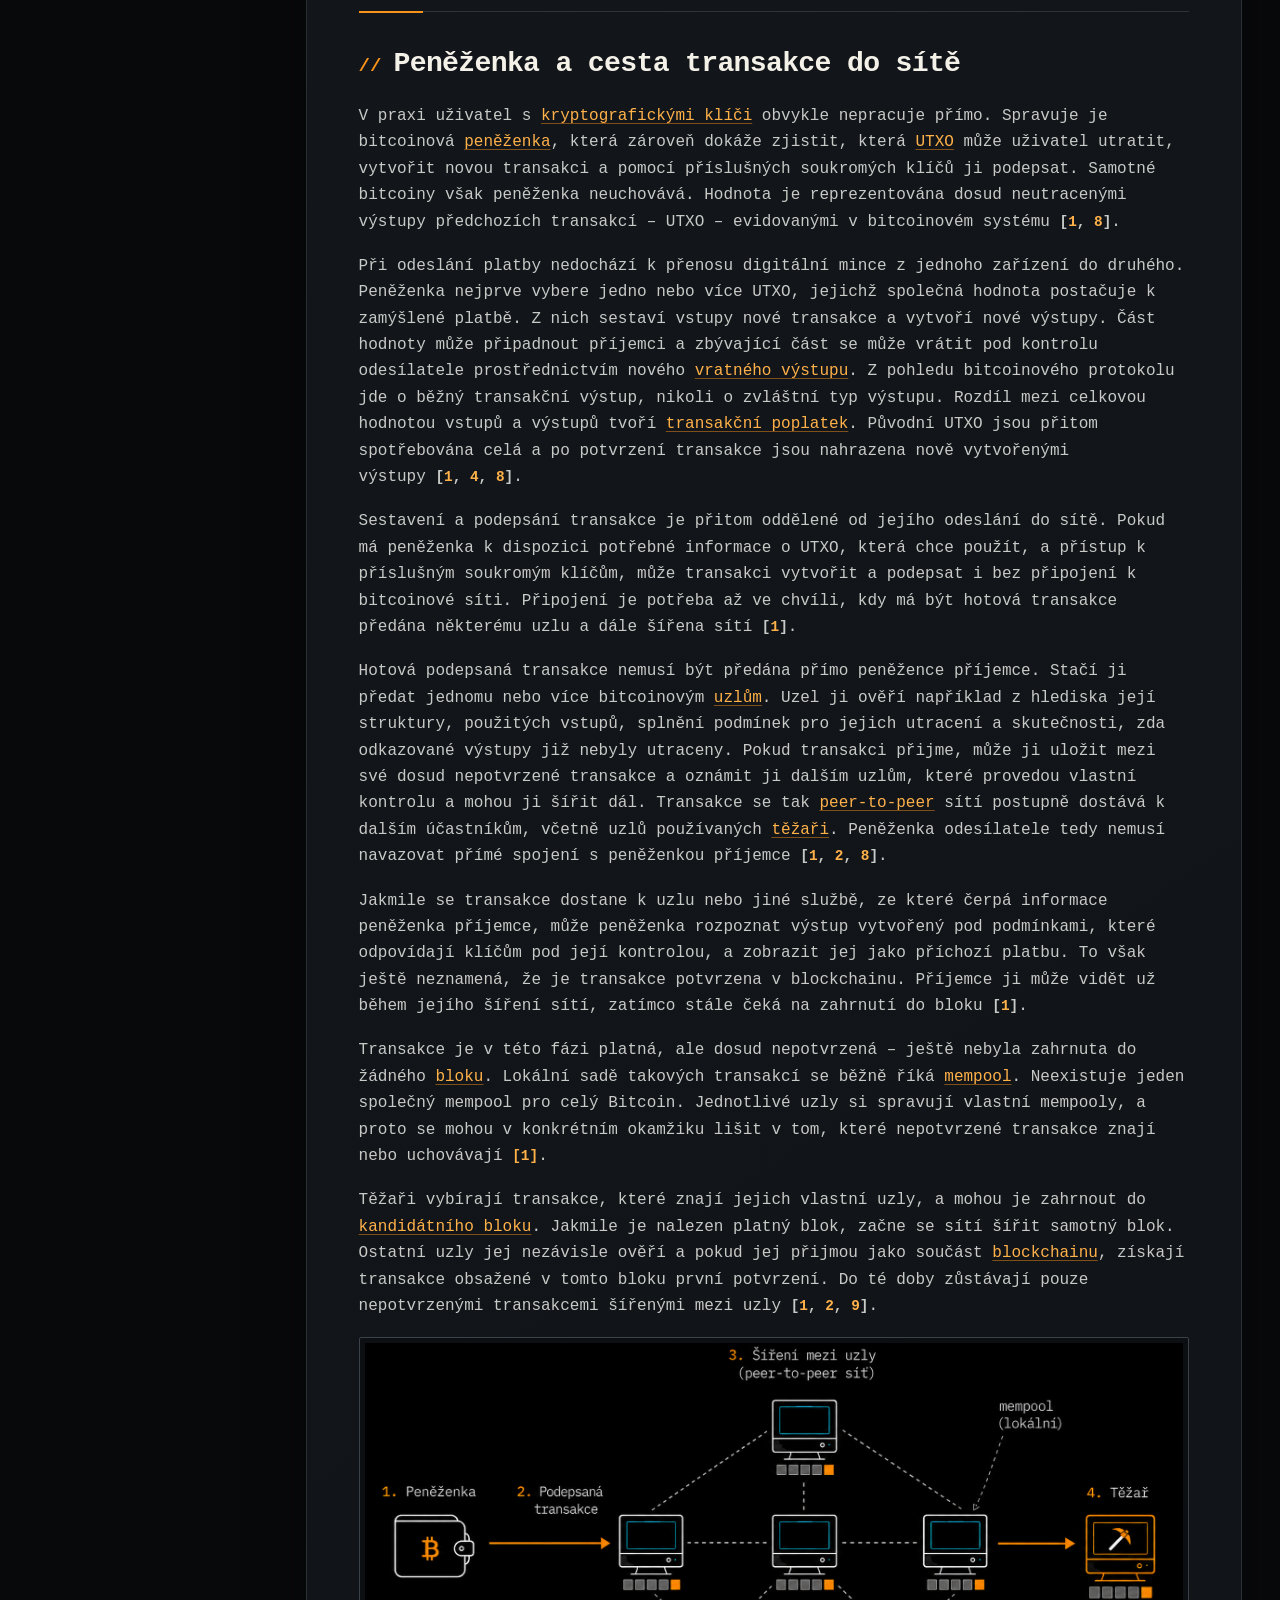
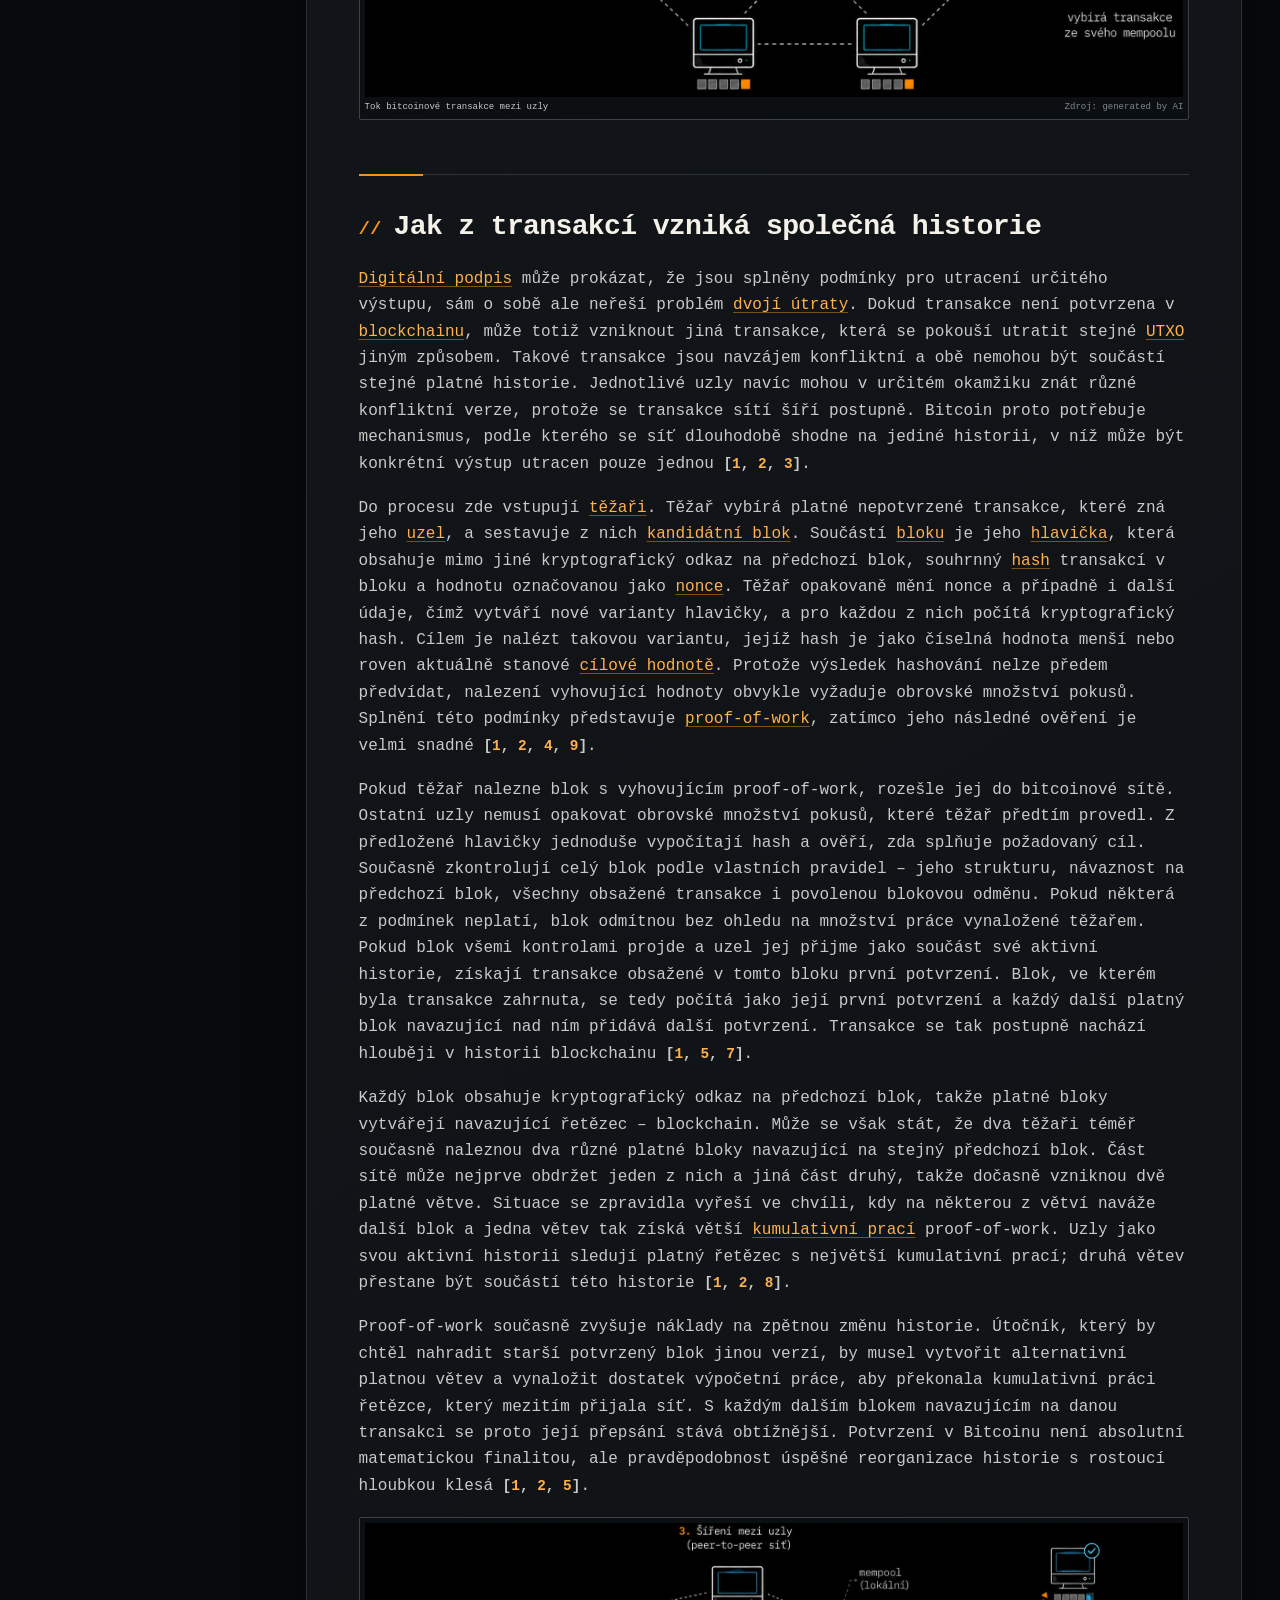
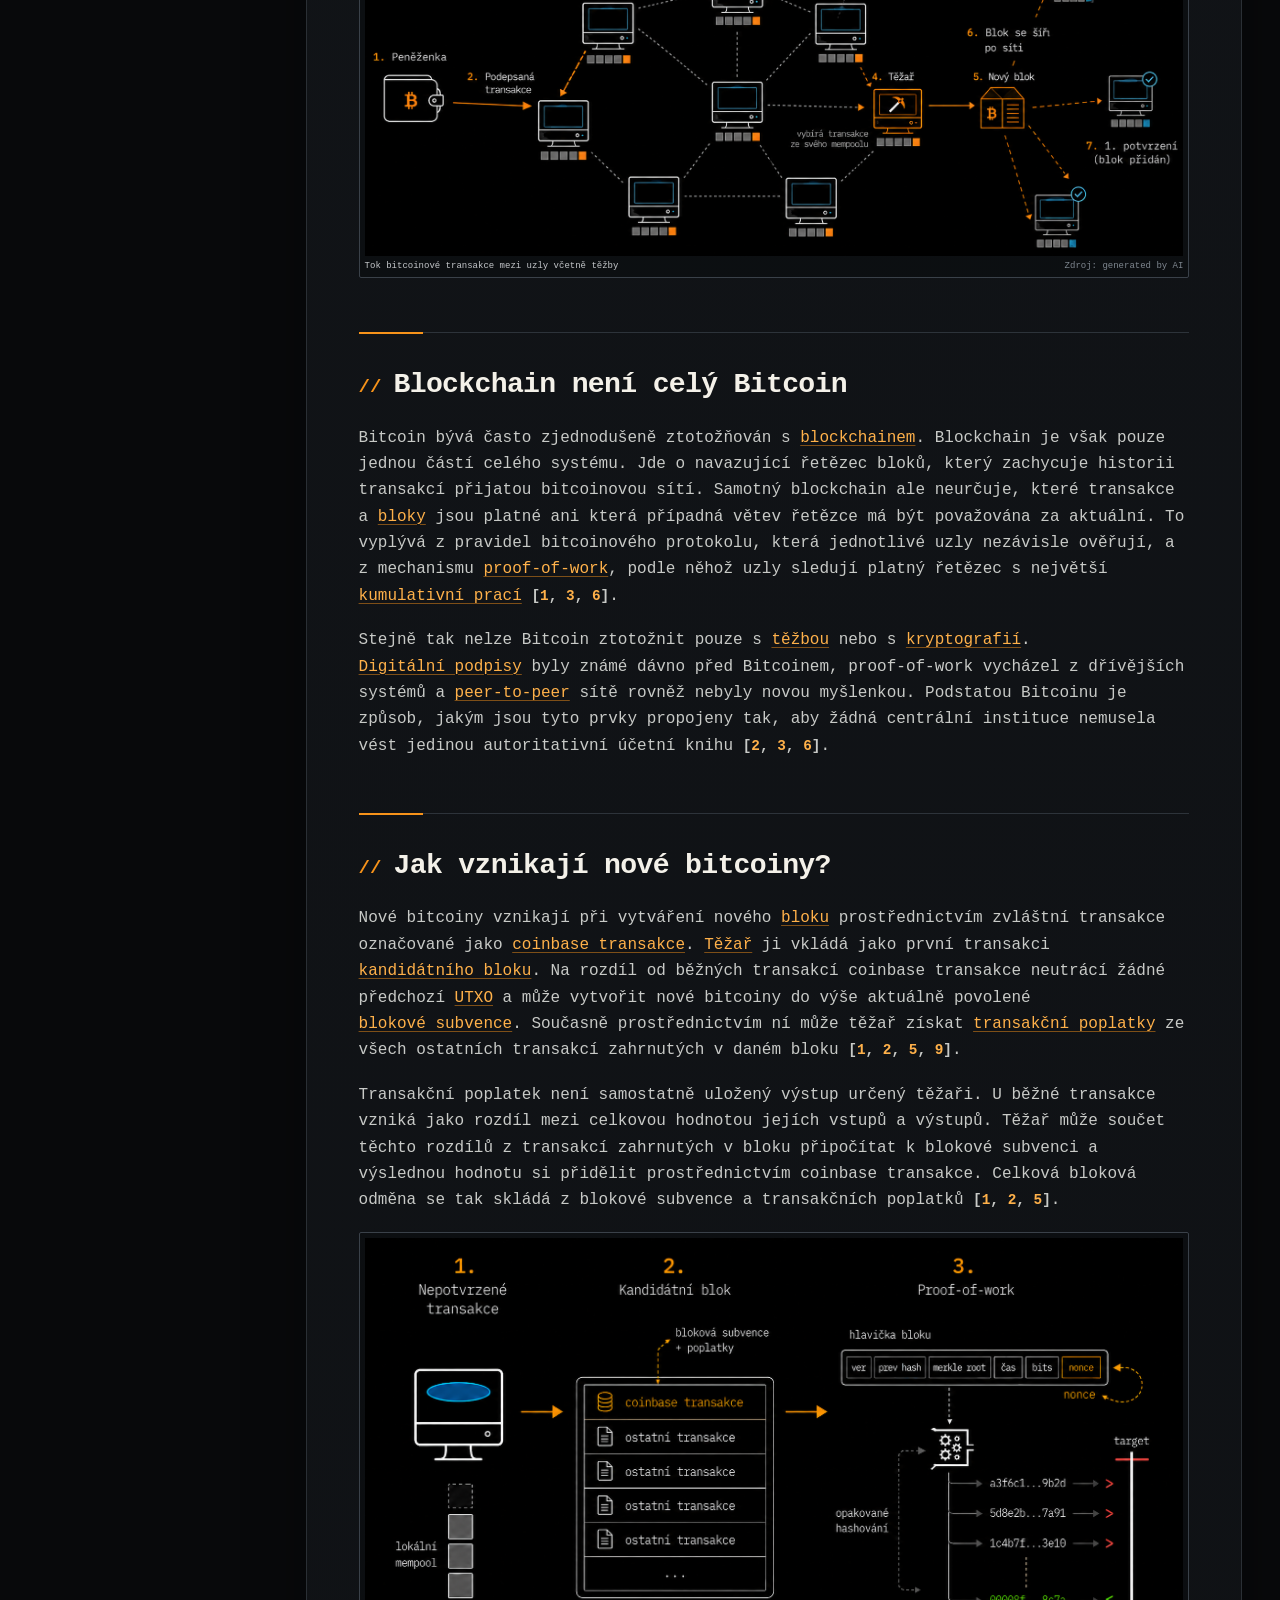
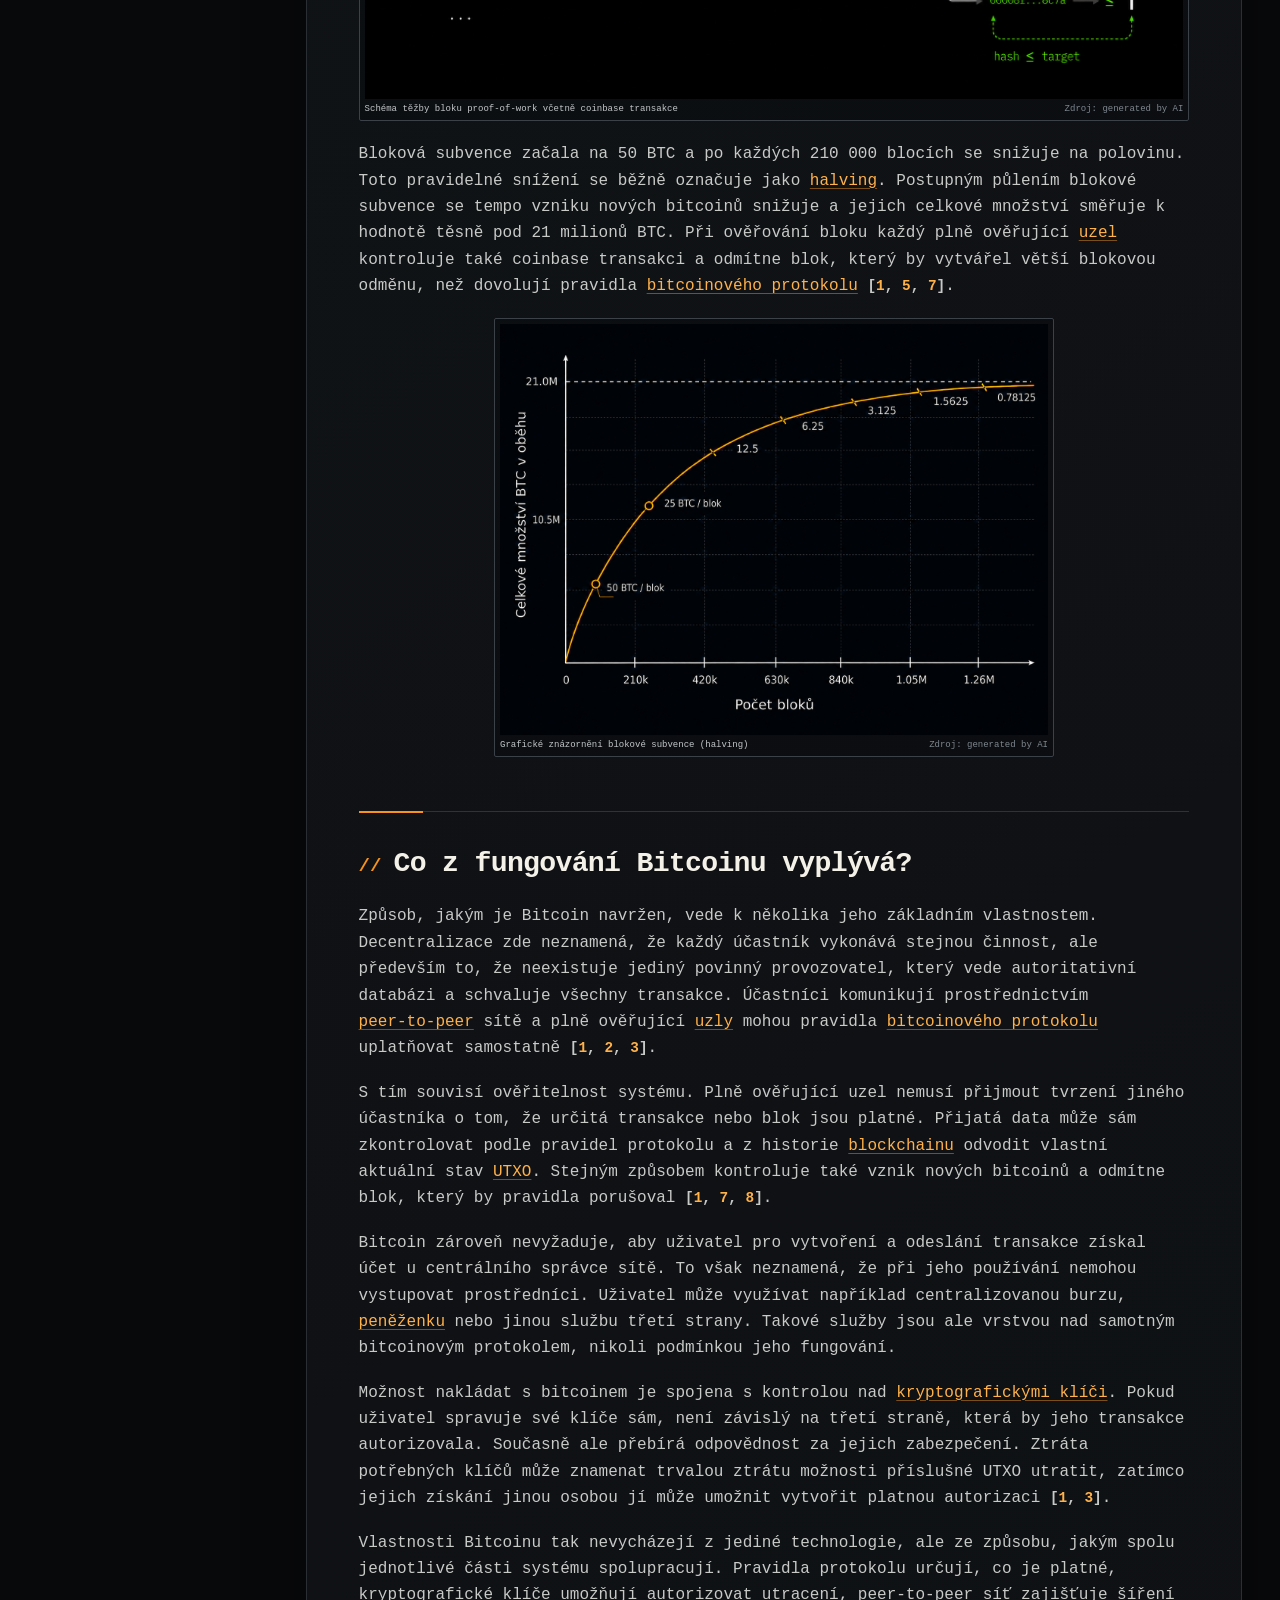
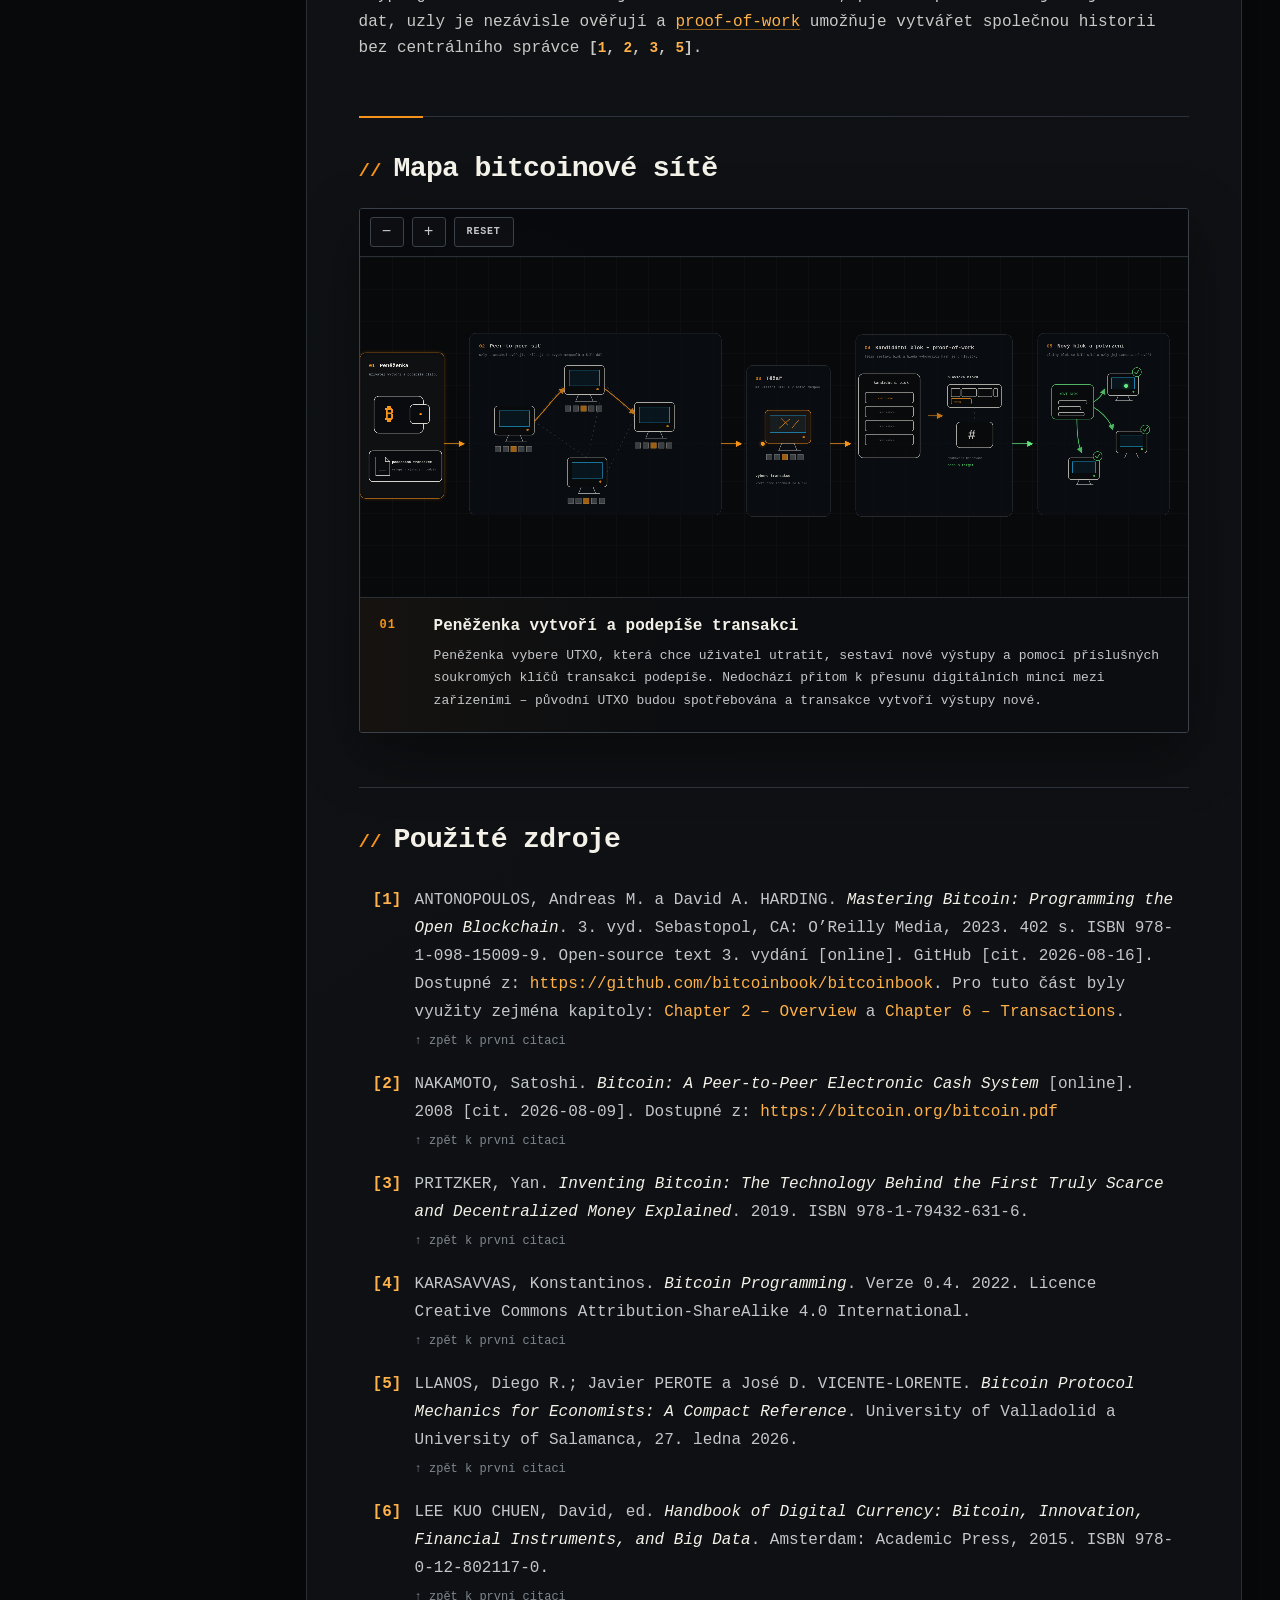
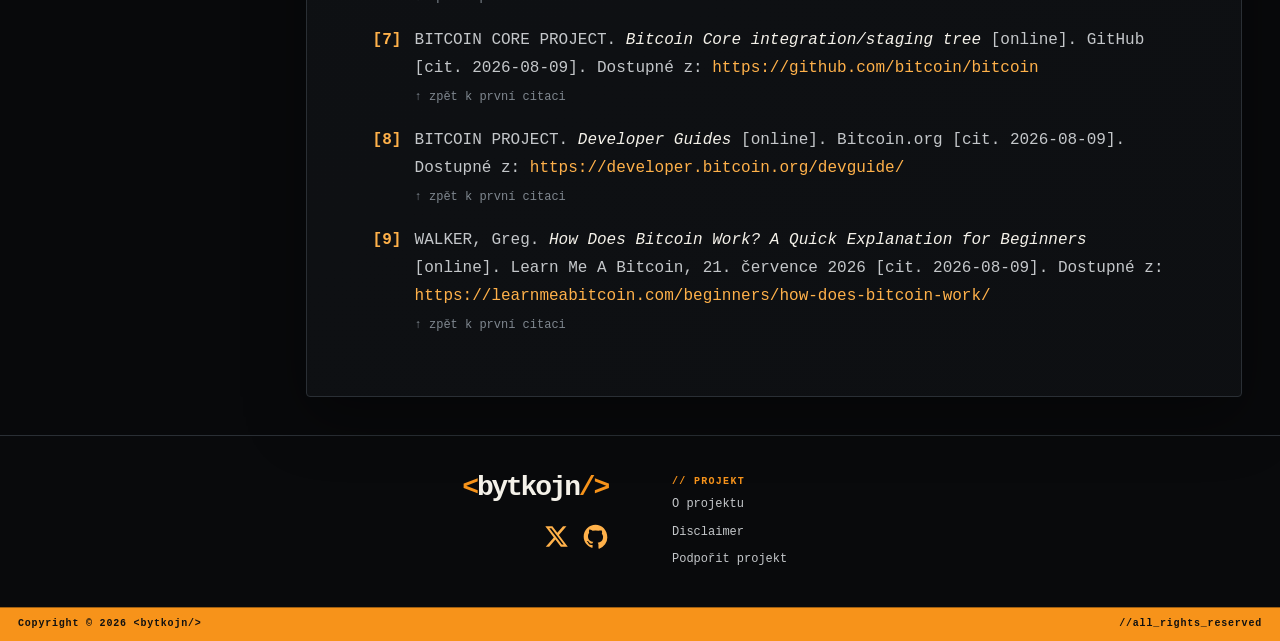
<file: bitcoin/jak-funguje-bitcoin.html>
<!DOCTYPE html>
<html lang="cs">
  <head>
    <meta charset="utf-8">
    <meta content="width=device-width, initial-scale=1.0" name="viewport">
    <meta content="Jak Bitcoin funguje – protokol, bitcoinová jednotka, UTXO, klíče, peněženky, síť, uzly, těžba, proof-of-work a blockchain." name="description">
    <meta content="#0a0b0d" name="theme-color">
    
    <!-- Open Graph -->
    <meta property="og:locale" content="cs_CZ">
    <meta property="og:type" content="website">
    <meta property="og:site_name" content="&lt;bytkojn/&gt;">
    <meta property="og:title" content="Jak funguje Bitcoin // &lt;bytkojn/&gt;">
    <meta property="og:description" content="Jak Bitcoin funguje – protokol, bitcoinová jednotka, UTXO, klíče, peněženky, síť, uzly, těžba, proof-of-work a blockchain.">
    <meta property="og:url" content="https://bytkojn.cz/bitcoin/jak-funguje-bitcoin.html">
    <meta property="og:image" content="https://bytkojn.cz/assets/media/social-preview.png">
    <meta property="og:image:width" content="1200">
    <meta property="og:image:height" content="630">
    <meta property="og:image:alt" content="Jak funguje Bitcoin // &lt;bytkojn/&gt;">

    <!-- X / Twitter -->
    <meta name="twitter:card" content="summary_large_image">
    <meta name="twitter:title" content="Jak funguje Bitcoin // &lt;bytkojn/&gt;">
    <meta name="twitter:description" content="Jak Bitcoin funguje – protokol, bitcoinová jednotka, UTXO, klíče, peněženky, síť, uzly, těžba, proof-of-work a blockchain.">
    <meta name="twitter:image" content="https://bytkojn.cz/assets/media/social-preview.png">
    <meta name="twitter:image:alt" content="Jak funguje Bitcoin // &lt;bytkojn/&gt;">

    <link rel="canonical" href="https://bytkojn.cz/bitcoin/jak-funguje-bitcoin.html">
    <link href="../assets/media/favicon.svg" rel="icon" type="image/svg+xml">
    <link href="../assets/css/styles.css?v=20260815-3" rel="stylesheet">
    <title>Jak funguje Bitcoin // &lt;bytkojn/&gt;</title>
  </head>
  <body class="page-bitcoin page-bitcoin-article article-text-page article-terminal-page">
    <div aria-hidden="true" class="background-grid"></div>
    <header class="topbar" id="siteHeader"></header>
    <div class="app-shell">
      <aside class="sidebar" id="sidebar" aria-label="Obsah sekce Bitcoin"></aside>
      <main class="content-area" id="mainContent">
        <article class="article-panel article-page-panel">
          <div class="terminal-bar article-terminal-bar">
            <div class="terminal-path">
          ~/bytkojn/bitcoin/jak-funguje-bitcoin
        </div>
          </div>
          <header class="article-header">
            <p class="article-header-kicker">// BITCOIN</p>
            <h1 aria-label="Jak funguje Bitcoin" class="bitcoin-title-enhanced" id="contentTitle">
              <span aria-hidden="true" class="bitcoin-title-word" data-title="JAK FUNGUJE BITCOIN">JAK FUNGUJE BITCOIN</span>
              <span aria-hidden="true" class="bitcoin-title-chain">
                <span class="bitcoin-title-chain-line"></span>
                <span class="bitcoin-title-chain-node"></span>
                <span class="bitcoin-title-chain-node"></span>
                <span class="bitcoin-title-chain-node"></span>
                <span class="bitcoin-title-chain-node"></span>
                <span class="bitcoin-title-chain-node"></span>
              </span>
            </h1>
            <svg class="article-header-circuit article-header-circuit-how-bitcoin-works" viewBox="0 0 240 180" preserveAspectRatio="xMaxYMin meet" aria-hidden="true" focusable="false">
              <defs>
                <filter id="articleCircuitGlowHowBitcoinWorks" x="-100%" y="-100%" width="300%" height="300%">
                  <fegaussianblur stdDeviation="4.5" result="blur"></fegaussianblur>
                  <femerge>
                    <femergenode in="blur"></femergenode>
                    <femergenode in="SourceGraphic"></femergenode>
                  </femerge>
                </filter>
              </defs>
              <path class="circuit-trace" d="M34 0 V34 H72 V70 H48 V112 H92 V180"></path>
              <path class="circuit-trace circuit-trace-faint" d="M112 0 V26 H86 V64 H126 V102 H98 V146 H124 V180"></path>
              <path class="circuit-trace" d="M168 0 V38 H142 V76 H184 V116 H154 V154 H180 V180"></path>
              <path class="circuit-trace circuit-trace-faint" d="M240 8 H214 V48 H236 V88 H202 V132 H226 V180"></path>
              <path class="circuit-trace circuit-trace-active" d="M78 0 V28 H134 V62 H108 V98 H170 V136 H142 V180"></path>
              <circle class="circuit-node" cx="72" cy="34" r="5"></circle>
              <circle class="circuit-node" cx="48" cy="112" r="5"></circle>
              <circle class="circuit-node" cx="126" cy="64" r="5"></circle>
              <circle class="circuit-node" cx="184" cy="116" r="5"></circle>
              <circle class="circuit-node" cx="202" cy="132" r="5"></circle>
              <circle class="circuit-node circuit-node-active" cx="134" cy="28" r="6" filter="url(#articleCircuitGlowHowBitcoinWorks)"></circle>
              <circle class="circuit-node circuit-node-active circuit-node-delay" cx="170" cy="136" r="6" filter="url(#articleCircuitGlowHowBitcoinWorks)"></circle>
              <g class="circuit-marks">
                <rect x="26" y="148" width="6" height="6"></rect>
                <rect x="36" y="148" width="6" height="6"></rect>
                <rect x="26" y="158" width="6" height="6"></rect>
                <rect x="212" y="20" width="6" height="6"></rect>
                <rect x="222" y="20" width="6" height="6"></rect>
                <rect x="222" y="30" width="6" height="6"></rect>
              </g>
            </svg>
          </header>
          <div class="article-meta" aria-label="Informace o článku">
            <img class="article-meta-avatar" src="../assets/media/author_justluky.png" alt="" decoding="async">
            <div class="article-meta-copy">
              <span class="article-meta-author">justluky</span>
              <time class="article-meta-date" datetime="2026-08-16">16. 8. 2026</time>
            </div>
          </div>
          <div class="article-content">
            <section aria-labelledby="bitcoin-jako-system-pravidel" class="article-text-section">
              <h2 id="bitcoin-jako-system-pravidel">Bitcoin jako systém pravidel</h2>
              <p>Bitcoin nemá jeden hlavní server, centrální databázi ani instituci, která by rozhodovala o tom, které transakce jsou platné. Jeho fungování je založeno na veřejně známém souboru pravidel, podle kterých spolu komunikují počítače zapojené do bitcoinové sítě. Tato pravidla určují například podobu transakcí a <button class="term" type="button" data-term="blok">bloků</button>, podmínky jejich platnosti, způsob vzniku nových bitcoinů nebo postup, podle kterého se určuje platná historie sítě <span aria-label="Zdroje 1, 2, 3" class="citation-group">[<a aria-label="Přejít na zdroj 1" href="#ref-1" id="cite-1">1</a>, <a aria-label="Přejít na zdroj 2" href="#ref-2" id="cite-2">2</a>, <a aria-label="Přejít na zdroj 3" href="#ref-3" id="cite-3">3</a>]</span>.</p>
              <p>Tento soubor pravidel označujeme jako <button class="term" type="button" data-term="bitcoin-protocol">bitcoinový protokol</button>. Protokol není konkrétní program, ale soubor pravidel, podle kterých programy zapojené do bitcoinové sítě pracují. Díky tomu si mohou navzájem rozumět, předávat si data ve stejné podobě a stejným způsobem posuzovat například transakce a bloky.</p>
              <p>Jedním z programů, který pravidla bitcoinového protokolu používá, je <button class="term" type="button" data-term="bitcoin-core">Bitcoin Core</button>. Pokud jej uživatel spustí na svém počítači a připojí k bitcoinové síti, jeho počítač se stane jedním z jejích uzlů (anglicky <em>nodes</em>). <button class="term" type="button" data-term="node">Uzel</button> se spojí s několika dalšími uzly a vyměňuje si s nimi informace o transakcích a blocích. Neexistuje přitom jeden centrální server, přes který by veškerá komunikace procházela. Uzly komunikují přímo mezi sebou, a vytvářejí tak <button class="term" type="button" data-term="peer-to-peer">peer-to-peer</button> síť <span aria-label="Zdroje 1, 7" class="citation-group">[<a aria-label="Přejít na zdroj 1" href="#ref-1">1</a>, <a aria-label="Přejít na zdroj 7" href="#ref-7" id="cite-7">7</a>]</span>.</p>
              <p>Přijatým informacím však uzel automaticky nedůvěřuje. Pokud mu jiný uzel předá například novou transakci nebo blok, Bitcoin Core provede kontroly zabudované v programu a ověří, zda přijatá data odpovídají pravidlům bitcoinového protokolu. U transakce například kontroluje, zda má odesílatel k dispozici dostatek bitcoinů k utracení a zda je oprávněn s nimi nakládat. Pokud přijatá data pravidlům vyhovují, uzel je přijme a může o nich informovat další uzly, se kterými je přímo propojen. Ty provedou vlastní kontrolu a platnou informaci mohou předat zase dál. Transakce a bloky se tak postupně šíří bitcoinovou sítí. Pokud přijatá data pravidla porušují, uzel je odmítne <span aria-label="Zdroje 1, 7" class="citation-group">[<a aria-label="Přejít na zdroj 1" href="#ref-1">1</a>, <a aria-label="Přejít na zdroj 7" href="#ref-7">7</a>]</span>.</p>
              <p>Tím se zároveň vysvětluje rozdíl mezi bitcoinovým protokolem a konkrétním programem, který jej používá. Zdrojový kód Bitcoin Core je veřejný a kdokoli jej může upravit nebo vytvořit vlastní software. Samotnou změnou svého programu však nezmění pravidla, podle kterých pracují ostatní uzly. Pokud by například někdo upravil svůj software tak, aby připouštěl vznik většího celkového množství bitcoinů, jeho vlastní program by taková data mohl považovat za platná. Ostatní uzly používající dosavadní pravidla by je však při vlastní kontrole odmítly. Změna jednoho programu tedy automaticky neznamená změnu pravidel celé bitcoinové sítě <span aria-label="Zdroje 1, 7, 8" class="citation-group">[<a aria-label="Přejít na zdroj 1" href="#ref-1">1</a>, <a aria-label="Přejít na zdroj 7" href="#ref-7">7</a>, <a aria-label="Přejít na zdroj 8" href="#ref-8" id="cite-8">8</a>]</span>.</p>
              <figure class="article-figure-compact article-figure-diagram">
                <img alt="Vztah mezi protokolem, softwarem  a uzly" src="../assets/media/bitcoin_protocol_core_nodes.png" decoding="async" loading="lazy">
                <figcaption>
                  <span class="figure-caption">Vztah mezi protokolem, softwarem  a uzly</span>
                  <span class="figure-source">Zdroj: generated by AI</span>
                </figcaption>
              </figure>
            </section>
            <section aria-labelledby="co-znamena-bitcoin" class="article-text-section">
              <h2 id="co-znamena-bitcoin">Co vlastně znamená „bitcoin“?</h2>
              <p>Slovo Bitcoin se používá v několika úzce souvisejících významech. Bitcoin s velkým počátečním písmenem označuje celý systém, jeho protokol nebo síť. Bitcoin s malým písmenem označuje měnovou jednotku používanou uvnitř tohoto systému, pro kterou se běžně používá zkratka BTC. </p>
              <p>Jeden bitcoin lze rozdělit na 100 000 000 nejmenších jednotek označovaných jako <button class="term" type="button" data-term="satoshi">satoshi</button>, přičemž jeden satoshi odpovídá 0,00000001 BTC.</p>
              <span aria-label="Zdroje 1, 4" class="citation-group">[<a aria-label="Přejít na zdroj 1" href="#ref-1">1</a>, <a aria-label="Přejít na zdroj 4" href="#ref-4" id="cite-4">4</a>]</span>.
              <div class="btc-sats-table-wrap">
                <table class="btc-sats-table" aria-label="Příklady převodu mezi BTC a satoshi">
                  <thead>
                    <tr>
                      <th scope="col">BTC</th>
                      <th scope="col">sats</th>
                    </tr>
                  </thead>
                  <tbody>
                    <tr>
                      <td>1 BTC</td>
                      <td>100 000 000 sats</td>
                    </tr>
                    <tr>
                      <td>0,1 BTC</td>
                      <td>10 000 000 sats</td>
                    </tr>
                    <tr>
                      <td>0,01 BTC</td>
                      <td>1 000 000 sats</td>
                    </tr>
                    <tr>
                      <td>0,001 BTC</td>
                      <td>100 000 sats</td>
                    </tr>
                    <tr>
                      <td>0,00000001 BTC</td>
                      <td>1 sat</td>
                    </tr>
                  </tbody>
                </table>
              </div>
            </section>
            <section aria-labelledby="kde-jsou-bitcoiny" class="article-text-section">
              <h2 id="kde-jsou-bitcoiny">Kde jsou bitcoiny?</h2>
              <p>Co v bitcoinovém systému vlastně znamená „mít bitcoin“ a kde je tato hodnota zaznamenána? Bitcoin nemá jednotlivé digitální mince uložené v <button class="term" type="button" data-term="penezenka">peněžence</button> nebo v počítači a nepoužívá ani bankovní model účtů, ve kterém by existoval centrální záznam o tom, že určitý uživatel vlastní například 1,25 BTC. Hodnota je v systému reprezentována prostřednictvím transakcí a jejich výstupů <span aria-label="Zdroje 1, 4, 5" class="citation-group">[<a aria-label="Přejít na zdroj 1" href="#ref-1">1</a>, <a aria-label="Přejít na zdroj 4" href="#ref-4">4</a>, <a aria-label="Přejít na zdroj 5" href="#ref-5" id="cite-5">5</a>]</span>.</p>
              <p>Bitcoinová transakce je datová struktura, která určuje, které dosavadní transakční výstupy mají být utraceny a jaké nové výstupy mají z jejich hodnoty vzniknout. Pokud například někdo pošle uživateli určité množství bitcoinů, neznamená to, že se digitální mince přesunou do jeho peněženky nebo se připíšou na jeho účet. Odeslaná transakce vytvoří nový výstup představující určité množství BTC a podmínky určující, za jakých okolností může být tato hodnota později utracena. Dokud tento výstup ještě nebyl použit v další platné transakci, označuje se jako Unspent Transaction Output (<button class="term" type="button" data-term="utxo">UTXO</button>) tedy neutracený výstup transakce <span aria-label="Zdroje 1, 4, 5" class="citation-group">[<a aria-label="Přejít na zdroj 1" href="#ref-1">1</a>, <a aria-label="Přejít na zdroj 4" href="#ref-4">4</a>, <a aria-label="Přejít na zdroj 5" href="#ref-5">5</a>]</span>.</p>
              <p>Pro základní představu lze transakční výstup přirovnat k uzamčené schránce s určitou bitcoinovou hodnotou. Nejde o skutečný objekt ani o samostatné místo v <button class="term" type="button" data-term="blockchain">blockchainu</button>, ale o užitečnou pomůcku pro pochopení principu: při utrácení transakce použije jeden nebo více existujících výstupů, splní jejich podmínky a z jejich hodnoty vytvoří výstupy nové. Ty jsou znovu spojeny s podmínkami určujícími, jak mohou být v budoucnu utraceny <a aria-label="Přejít na zdroj 9" class="citation" href="#ref-9" id="cite-9">[9]</a>.</p>
              <p>UTXO není zbytek po transakci, ale samostatný dosud neutracený výstup. Při jeho použití se původní UTXO nesnižuje pouze o odesílanou část, ale spotřebuje se celé a transakce vytvoří výstupy nové. Ve zjednodušeném příkladu může uživatel použít UTXO o hodnotě 100 000 sat a poslat 30 000 sat příjemci. Transakce vytvoří výstup 30 000 sat pro příjemce a 69 500 sat jako <button class="term" type="button" data-term="change-output">vratný výstup</button>, kterým se zbývající hodnota vrací pod kontrolu odesílatele. Zbylých 500 sat tvoří <button class="term" type="button" data-term="transaction-fee">transakční poplatek</button>. Vratný výstup přitom není z pohledu bitcoinového protokolu zvláštním typem výstupu; jde o běžný nový výstup stejné transakce. Původní UTXO o hodnotě 100 000 sat tím přestává být neutraceným výstupem a je nahrazeno novými výstupy <span aria-label="Zdroje 1, 4, 8" class="citation-group">[<a aria-label="Přejít na zdroj 1" href="#ref-1">1</a>, <a aria-label="Přejít na zdroj 4" href="#ref-4">4</a>, <a aria-label="Přejít na zdroj 8" href="#ref-8">8</a>]</span>.</p>
              <figure class="article-figure-compact article-figure-diagram">
                <img alt="Příklad spotřebování UTXO v transakci včetně vratného výstupu a transakčního poplatku" src="../assets/media/utxo.png" decoding="async" loading="lazy">
                <figcaption>
                  <span class="figure-caption">Příklad spotřebování UTXO včetně vratného výstupu a transakčního poplatku</span>
                  <span class="figure-source">Zdroj: generated by AI</span>
                </figcaption>
              </figure>
              <p>
                <button class="term" type="button" data-term="bitcoin-address">bitcoinová adresa</button> proto není účet se zůstatkem a bitcoinová peněženka neobsahuje samotné bitcoiny. Peněženka spravuje údaje potřebné k nakládání s příslušnými výstupy a dokáže určit, které UTXO může uživatel utratit. Jejich hodnoty následně sečte a zobrazí jako výsledný zůstatek.</p>
              <p>Jednotlivé transakce na sebe tímto způsobem navazují. Vstup nové transakce sám o sobě neobsahuje bitcoinovou hodnotu, kterou uživatel utrácí, ale odkazuje na konkrétní výstup některé dřívější transakce. Uzel podle tohoto odkazu dohledá předchozí výstup a z něj zjistí jeho hodnotu a podmínky utracení. Současně ověří, že výstup skutečně existuje a že již nebyl utracen jinou transakcí. Teprve poté může být tento výstup použit při ověřování nové transakce. Jedna transakce může použít více takových vstupů a současně vytvořit více nových výstupů <span aria-label="Zdroj 1" class="citation-group">[<a aria-label="Přejít na zdroj 1" href="#ref-1">1</a>]</span>.</p>
              <p>Konkrétní uspořádání vstupů a výstupů se může lišit podle účelu transakce. Jednoduchá platba může například použít jeden vstup a vytvořit výstup pro příjemce spolu s vratným výstupem. Jiná transakce může spojit několik dřívějších výstupů do jednoho nového výstupu nebo naopak vytvořit více výstupů pro několik příjemců. Základní princip se tím nemění: transakce spotřebovává existující výstupy a vytváří výstupy nové <span aria-label="Zdroj 1" class="citation-group">[<a aria-label="Přejít na zdroj 1" href="#ref-1">1</a>]</span>.</p>
              <p>Nově vytvořené výstupy se mohou později stát vstupy dalších transakcí. Z pohledu historie tak vzniká graf vazeb mezi transakcemi a jejich výstupy. Soubor všech právě existujících neutracených výstupů se označuje jako UTXO set. Plně ověřující uzel si tento stav vytváří z historie blockchainu a průběžně jej aktualizuje: při přijetí platných transakcí v novém bloku odstraňuje utracené výstupy a přidává nově vzniklé. Díky tomu může při ověřování dalších transakcí zjišťovat, zda odkazované výstupy stále existují jako neutracené <span aria-label="Zdroje 1, 5, 8" class="citation-group">[<a aria-label="Přejít na zdroj 1" href="#ref-1">1</a>, <a aria-label="Přejít na zdroj 5" href="#ref-5">5</a>, <a aria-label="Přejít na zdroj 8" href="#ref-8">8</a>]</span>.</p>
              <p>Vlastnictví bitcoinů neznamená držení konkrétních digitálních mincí ani existenci zůstatku vedeného na účtu. Zjednodušeně jde o možnost utratit jeden nebo více UTXO představujících určitou bitcoinovou hodnotu. Následující část se proto zaměří na to, jak Bitcoin určuje oprávnění k utracení jednotlivých výstupů.</p>
            </section>
            <section aria-labelledby="jak-se-bitcoin-ovlada" class="article-text-section">
              <h2 id="jak-se-bitcoin-ovlada">Jak se bitcoin ovládá?</h2>
              <p>Pokud Bitcoin nevede účty na konkrétní jména, musí existovat jiný způsob, jak určit, kdo může určitý transakční výstup utratit. K tomu Bitcoin využívá <button class="term" type="button" data-term="cryptographic-keys">kryptografické klíče</button>. Uživatel se tedy síti neprokazuje jménem ani heslem k účtu, ale prostřednictvím kryptografických postupů může prokázat oprávnění s příslušným výstupem nakládat <span aria-label="Zdroje 1, 2, 4" class="citation-group">[<a aria-label="Přejít na zdroj 1" href="#ref-1">1</a>, <a aria-label="Přejít na zdroj 2" href="#ref-2">2</a>, <a aria-label="Přejít na zdroj 4" href="#ref-4">4</a>]</span>.</p>
              <p>Základem je <button class="term" type="button" data-term="private-key">soukromý klíč</button>. Jde o tajnou číselnou hodnotu, kterou bitcoinová peněženka obvykle vytvoří automaticky. Uživatel ji tedy při běžném používání nemusí sám vymýšlet ani zapisovat jako dlouhé číslo. Soukromý klíč musí zůstat tajný, protože umožňuje autorizovat utracení bitcoinů, které jsou s ním spojeny. Kdo k němu získá přístup, může za příslušných podmínek vytvářet platné podpisy potřebné k jejich utracení. <button class="term" type="button" data-term="penezenka">Peněženka</button> proto soukromé klíče chrání a v praxi se jejich zabezpečení řeší například ochranou samotné peněženky a bezpečným uložením její zálohy <span aria-label="Zdroje 1, 4" class="citation-group">[<a aria-label="Přejít na zdroj 1" href="#ref-1">1</a>, <a aria-label="Přejít na zdroj 4" href="#ref-4">4</a>]</span>.</p>
              <p>Ze soukromého klíče peněženka matematicky odvodí odpovídající <button class="term" type="button" data-term="public-key">veřejný klíč</button>. Oba klíče tak tvoří vzájemně související dvojici. Na rozdíl od soukromého klíče nemusí být veřejný klíč tajný. Výpočet je navržen tak, že ze soukromého klíče lze veřejný klíč snadno získat, opačným směrem však není prakticky možné soukromý klíč dopočítat <span aria-label="Zdroje 1, 4" class="citation-group">[<a aria-label="Přejít na zdroj 1" href="#ref-1">1</a>, <a aria-label="Přejít na zdroj 4" href="#ref-4">4</a>]</span>.</p>
              <p>Když chce uživatel své bitcoiny utratit, jeho peněženka vezme data nové transakce a pomocí soukromého klíče vytvoří <button class="term" type="button" data-term="digital-signatures">digitální podpis</button>. Digitální podpis není obrázek podpisu ani jméno uživatele, ale kryptograficky vytvořená data vztahující se ke konkrétní transakci. Podpis je svázán právě s podepisovanými daty, takže nejde o univerzální „odemykací kód“, který by bylo možné jednoduše zkopírovat a použít pro jinou transakci. Do sítě je následně možné předat transakci spolu s podpisem a potřebnými veřejnými údaji, zatímco samotný soukromý klíč zůstává v peněžence <span aria-label="Zdroje 1, 2, 4, 9" class="citation-group">[<a aria-label="Přejít na zdroj 1" href="#ref-1">1</a>, <a aria-label="Přejít na zdroj 2" href="#ref-2">2</a>, <a aria-label="Přejít na zdroj 4" href="#ref-4">4</a>, <a aria-label="Přejít na zdroj 9" href="#ref-9">9</a>]</span>.</p>
              <p>Veřejný klíč slouží k ověření tohoto podpisu. Podpis a veřejný klíč se sobě nerovnají; jde o různé údaje, které jsou matematicky propojeny prostřednictvím soukromého klíče. Bitcoinový uzel může pomocí veřejného klíče, podpisu a podepsaných dat ověřit, zda byl podpis vytvořen odpovídajícím soukromým klíčem a zda se vztahuje právě k dané transakci. Pokud by se podepsaná data změnila nebo byl použit nesprávný podpis či veřejný klíč, ověření by neprošlo.</p>
              <p>Zjednodušeně lze tedy vztah mezi těmito údaji vyjádřit takto: ze soukromého klíče vzniká veřejný klíč a pomocí soukromého klíče se podepisuje transakce. Veřejný klíč pak umožňuje ostatním ověřit vytvořený podpis. Bitcoin tak může ověřit oprávnění k utracení, aniž by se tajný soukromý klíč dostal do sítě.</p>
              <figure class="article-figure-compact article-figure-diagram">
                <img alt="Schéma ověření bitcoinové transakce" src="../assets/media/bitcoin_transakce.png" decoding="async" loading="lazy">
                <figcaption>
                  <span class="figure-caption">Schéma ověření bitcoinové transakce</span>
                  <span class="figure-source">Zdroj: generated by AI</span>
                </figcaption>
              </figure>
              <p>Současně musí být možné určit, který veřejný klíč je pro konkrétní výstup relevantní. Podmínka vytvořená při předchozí transakci je proto spojena s kryptografickými údaji příjemce. Při pozdějším utracení <button class="term" type="button" data-term="node">uzel</button> ověřuje nejen samotný podpis, ale také to, zda předložené veřejné údaje odpovídají podmínce původního výstupu <span aria-label="Zdroje 1, 8" class="citation-group">[<a aria-label="Přejít na zdroj 1" href="#ref-1">1</a>, <a aria-label="Přejít na zdroj 8" href="#ref-8">8</a>]</span>.</p>
              <p>S kryptografickými klíči souvisí také <button class="term" type="button" data-term="bitcoin-address">bitcoinová adresa</button>. Pro základní pochopení ji lze chápat jako údaj, který příjemce předá plátci, aby mu mohl poslat bitcoiny. Adresa není účet se zůstatkem ani samotný veřejný klíč. Slouží jako praktický způsob, jak vytvořit nový transakční výstup spojený s podmínkami, které bude později schopen splnit zamýšlený příjemce <span aria-label="Zdroje 1, 8" class="citation-group">[<a aria-label="Přejít na zdroj 1" href="#ref-1">1</a>, <a aria-label="Přejít na zdroj 8" href="#ref-8">8</a>]</span>.</p>
              <p>Je proto přesnější mluvit o kontrole nad bitcoinem než automaticky o vlastnictví. <button class="term" type="button" data-term="bitcoin-protocol">Bitcoinový protokol</button> nezná identitu člověka ani neposuzuje, komu určitá hodnota patří. Ověřuje pouze to, zda jsou při vytváření nové transakce splněny podmínky potřebné k utracení použitých výstupů.</p>
            </section>
            <section aria-labelledby="penezenka-a-transakce" class="article-text-section">
              <h2 id="penezenka-a-transakce">Peněženka a cesta transakce do sítě</h2>
              <p>V praxi uživatel s <button class="term" type="button" data-term="cryptographic-keys" aria-controls="termPopup" aria-expanded="false">kryptografickými klíči</button> obvykle nepracuje přímo. Spravuje je bitcoinová <button class="term" type="button" data-term="penezenka">peněženka</button>, která zároveň dokáže zjistit, která <button class="term" type="button" data-term="utxo">UTXO</button> může uživatel utratit, vytvořit novou transakci a pomocí příslušných soukromých klíčů ji podepsat. Samotné bitcoiny však peněženka neuchovává. Hodnota je reprezentována dosud neutracenými výstupy předchozích transakcí – UTXO – evidovanými v bitcoinovém systému <span aria-label="Zdroje 1, 8" class="citation-group">[<a aria-label="Přejít na zdroj 1" href="#ref-1">1</a>, <a aria-label="Přejít na zdroj 8" href="#ref-8">8</a>]</span>.</p>
              <p>Při odeslání platby nedochází k přenosu digitální mince z jednoho zařízení do druhého. Peněženka nejprve vybere jedno nebo více UTXO, jejichž společná hodnota postačuje k zamýšlené platbě. Z nich sestaví vstupy nové transakce a vytvoří nové výstupy. Část hodnoty může připadnout příjemci a zbývající část se může vrátit pod kontrolu odesílatele prostřednictvím nového <button class="term" type="button" data-term="change-output">vratného výstupu</button>. Z pohledu bitcoinového protokolu jde o běžný transakční výstup, nikoli o zvláštní typ výstupu. Rozdíl mezi celkovou hodnotou vstupů a výstupů tvoří <button class="term" type="button" data-term="transaction-fee">transakční poplatek</button>. Původní UTXO jsou přitom spotřebována celá a po potvrzení transakce jsou nahrazena nově vytvořenými výstupy <span aria-label="Zdroje 1, 4, 8" class="citation-group">[<a aria-label="Přejít na zdroj 1" href="#ref-1">1</a>, <a aria-label="Přejít na zdroj 4" href="#ref-4">4</a>, <a aria-label="Přejít na zdroj 8" href="#ref-8">8</a>]</span>.</p>
              <p>Sestavení a podepsání transakce je přitom oddělené od jejího odeslání do sítě. Pokud má peněženka k dispozici potřebné informace o UTXO, která chce použít, a přístup k příslušným soukromým klíčům, může transakci vytvořit a podepsat i bez připojení k bitcoinové síti. Připojení je potřeba až ve chvíli, kdy má být hotová transakce předána některému uzlu a dále šířena sítí <span aria-label="Zdroj 1" class="citation-group">[<a aria-label="Přejít na zdroj 1" href="#ref-1">1</a>]</span>.</p>
              <p>Hotová podepsaná transakce nemusí být předána přímo peněžence příjemce. Stačí ji předat jednomu nebo více bitcoinovým <button class="term" type="button" data-term="node">uzlům</button>. Uzel ji ověří například z hlediska její struktury, použitých vstupů, splnění podmínek pro jejich utracení a skutečnosti, zda odkazované výstupy již nebyly utraceny. Pokud transakci přijme, může ji uložit mezi své dosud nepotvrzené transakce a oznámit ji dalším uzlům, které provedou vlastní kontrolu a mohou ji šířit dál. Transakce se tak <button class="term" type="button" data-term="peer-to-peer">peer-to-peer</button> sítí postupně dostává k dalším účastníkům, včetně uzlů používaných <button class="term" type="button" data-term="miner">těžaři</button>. Peněženka odesílatele tedy nemusí navazovat přímé spojení s peněženkou příjemce <span aria-label="Zdroje 1, 2, 8" class="citation-group">[<a aria-label="Přejít na zdroj 1" href="#ref-1">1</a>, <a aria-label="Přejít na zdroj 2" href="#ref-2">2</a>, <a aria-label="Přejít na zdroj 8" href="#ref-8">8</a>]</span>.</p>
              <p>Jakmile se transakce dostane k uzlu nebo jiné službě, ze které čerpá informace peněženka příjemce, může peněženka rozpoznat výstup vytvořený pod podmínkami, které odpovídají klíčům pod její kontrolou, a zobrazit jej jako příchozí platbu. To však ještě neznamená, že je transakce potvrzena v blockchainu. Příjemce ji může vidět už během jejího šíření sítí, zatímco stále čeká na zahrnutí do bloku <span aria-label="Zdroj 1" class="citation-group">[<a aria-label="Přejít na zdroj 1" href="#ref-1">1</a>]</span>.</p>
              <p>Transakce je v této fázi platná, ale dosud nepotvrzená – ještě nebyla zahrnuta do žádného <button class="term" type="button" data-term="blok">bloku</button>. Lokální sadě takových transakcí se běžně říká <button class="term" type="button" data-term="mempool">mempool</button>. Neexistuje jeden společný mempool pro celý Bitcoin. Jednotlivé uzly si spravují vlastní mempooly, a proto se mohou v konkrétním okamžiku lišit v tom, které nepotvrzené transakce znají nebo uchovávají <a aria-label="Přejít na zdroj 1" class="citation" href="#ref-1">[1]</a>.</p>
              <p>Těžaři vybírají transakce, které znají jejich vlastní uzly, a mohou je zahrnout do <button class="term" type="button" data-term="candidate-block">kandidátního bloku</button>. Jakmile je nalezen platný blok, začne se sítí šířit samotný blok. Ostatní uzly jej nezávisle ověří a pokud jej přijmou jako součást <button class="term" type="button" data-term="blockchain">blockchainu</button>, získají transakce obsažené v tomto bloku první potvrzení. Do té doby zůstávají pouze nepotvrzenými transakcemi šířenými mezi uzly <span aria-label="Zdroje 1, 2, 9" class="citation-group">[<a aria-label="Přejít na zdroj 1" href="#ref-1">1</a>, <a aria-label="Přejít na zdroj 2" href="#ref-2">2</a>, <a aria-label="Přejít na zdroj 9" href="#ref-9">9</a>]</span>.</p>
              <figure class="article-figure-compact article-figure-diagram">
                <img alt="Tok bitcoinové transakce mezi uzly" src="../assets/media/bitcoin_transakce_uzly.png" decoding="async" loading="lazy">
                <figcaption>
                  <span class="figure-caption">Tok bitcoinové transakce mezi uzly</span>
                  <span class="figure-source">Zdroj: generated by AI</span>
                </figcaption>
              </figure>
            </section>
            <section aria-labelledby="spolecna-historie" class="article-text-section">
              <h2 id="spolecna-historie">Jak z transakcí vzniká společná historie</h2>
              <p>
                <button class="term" type="button" data-term="digital-signatures">Digitální podpis</button> může prokázat, že jsou splněny podmínky pro utracení určitého výstupu, sám o sobě ale neřeší problém <button class="term" type="button" data-term="double-spending">dvojí útraty</button>. Dokud transakce není potvrzena v <button class="term" type="button" data-term="blockchain">blockchainu</button>, může totiž vzniknout jiná transakce, která se pokouší utratit stejné <button class="term" type="button" data-term="utxo">UTXO</button> jiným způsobem. Takové transakce jsou navzájem konfliktní a obě nemohou být součástí stejné platné historie. Jednotlivé uzly navíc mohou v určitém okamžiku znát různé konfliktní verze, protože se transakce sítí šíří postupně. Bitcoin proto potřebuje mechanismus, podle kterého se síť dlouhodobě shodne na jediné historii, v níž může být konkrétní výstup utracen pouze jednou <span aria-label="Zdroje 1, 2, 3" class="citation-group">[<a aria-label="Přejít na zdroj 1" href="#ref-1">1</a>, <a aria-label="Přejít na zdroj 2" href="#ref-2">2</a>, <a aria-label="Přejít na zdroj 3" href="#ref-3">3</a>]</span>.</p>
              <p>Do procesu zde vstupují <button class="term" type="button" data-term="miner">těžaři</button>. Těžař vybírá platné nepotvrzené transakce, které zná jeho <button class="term" type="button" data-term="node">uzel</button>, a sestavuje z nich <button class="term" type="button" data-term="candidate-block">kandidátní blok</button>. Součástí <button class="term" type="button" data-term="blok">bloku</button> je jeho <button class="term" type="button" data-term="block-header">hlavička</button>, která obsahuje mimo jiné kryptografický odkaz na předchozí blok, souhrnný <button class="term" type="button" data-term="hash">hash</button> transakcí v bloku a hodnotu označovanou jako <button class="term" type="button" data-term="nonce">nonce</button>. Těžař opakovaně mění nonce a případně i další údaje, čímž vytváří nové varianty hlavičky, a pro každou z nich počítá kryptografický hash. Cílem je nalézt takovou variantu, jejíž hash je jako číselná hodnota menší nebo roven aktuálně stanové <button class="term" type="button" data-term="target">cílové hodnotě</button>. Protože výsledek hashování nelze předem předvídat, nalezení vyhovující hodnoty obvykle vyžaduje obrovské množství pokusů. Splnění této podmínky představuje <button class="term" type="button" data-term="proof-of-work">proof-of-work</button>, zatímco jeho následné ověření je velmi snadné <span aria-label="Zdroje 1, 2, 4, 9" class="citation-group">[<a aria-label="Přejít na zdroj 1" href="#ref-1">1</a>, <a aria-label="Přejít na zdroj 2" href="#ref-2">2</a>, <a aria-label="Přejít na zdroj 4" href="#ref-4">4</a>, <a aria-label="Přejít na zdroj 9" href="#ref-9">9</a>]</span>.</p>
              <p>Pokud těžař nalezne blok s vyhovujícím proof-of-work, rozešle jej do bitcoinové sítě. Ostatní uzly nemusí opakovat obrovské množství pokusů, které těžař předtím provedl. Z předložené hlavičky jednoduše vypočítají hash a ověří, zda splňuje požadovaný cíl. Současně zkontrolují celý blok podle vlastních pravidel – jeho strukturu, návaznost na předchozí blok, všechny obsažené transakce i povolenou blokovou odměnu. Pokud některá z podmínek neplatí, blok odmítnou bez ohledu na množství práce vynaložené těžařem. Pokud blok všemi kontrolami projde a uzel jej přijme jako součást své aktivní historie, získají transakce obsažené v tomto bloku první potvrzení. Blok, ve kterém byla transakce zahrnuta, se tedy počítá jako její první potvrzení a každý další platný blok navazující nad ním přidává další potvrzení. Transakce se tak postupně nachází hlouběji v historii blockchainu <span aria-label="Zdroje 1, 5, 7" class="citation-group">[<a aria-label="Přejít na zdroj 1" href="#ref-1">1</a>, <a aria-label="Přejít na zdroj 5" href="#ref-5">5</a>, <a aria-label="Přejít na zdroj 7" href="#ref-7">7</a>]</span>.</p>
              <p>Každý blok obsahuje kryptografický odkaz na předchozí blok, takže platné bloky vytvářejí navazující řetězec – blockchain. Může se však stát, že dva těžaři téměř současně naleznou dva různé platné bloky navazující na stejný předchozí blok. Část sítě může nejprve obdržet jeden z nich a jiná část druhý, takže dočasně vzniknou dvě platné větve. Situace se zpravidla vyřeší ve chvíli, kdy na některou z větví naváže další blok a jedna větev tak získá větší <button class="term" type="button" data-term="cumulative-work">kumulativní prací</button> proof-of-work. Uzly jako svou aktivní historii sledují platný řetězec s největší kumulativní prací; druhá větev přestane být součástí této historie <span aria-label="Zdroje 1, 2, 8" class="citation-group">[<a aria-label="Přejít na zdroj 1" href="#ref-1">1</a>, <a aria-label="Přejít na zdroj 2" href="#ref-2">2</a>, <a aria-label="Přejít na zdroj 8" href="#ref-8">8</a>]</span>.</p>
              <p>Proof-of-work současně zvyšuje náklady na zpětnou změnu historie. Útočník, který by chtěl nahradit starší potvrzený blok jinou verzí, by musel vytvořit alternativní platnou větev a vynaložit dostatek výpočetní práce, aby překonala kumulativní práci řetězce, který mezitím přijala síť. S každým dalším blokem navazujícím na danou transakci se proto její přepsání stává obtížnější. Potvrzení v Bitcoinu není absolutní matematickou finalitou, ale pravděpodobnost úspěšné reorganizace historie s rostoucí hloubkou klesá <span aria-label="Zdroje 1, 2, 5" class="citation-group">[<a aria-label="Přejít na zdroj 1" href="#ref-1">1</a>, <a aria-label="Přejít na zdroj 2" href="#ref-2">2</a>, <a aria-label="Přejít na zdroj 5" href="#ref-5">5</a>]</span>.</p>
              <figure class="article-figure-compact article-figure-diagram">
                <img alt="Tok bitcoinové transakce mezi uzly včetně těžby" src="../assets/media/bitcoin_transakce_uzly_tezba.png" decoding="async" loading="lazy">
                <figcaption>
                  <span class="figure-caption">Tok bitcoinové transakce mezi uzly včetně těžby</span>
                  <span class="figure-source">Zdroj: generated by AI</span>
                </figcaption>
              </figure>
            </section>
            <section aria-labelledby="bitcoin-neni-blockchain" class="article-text-section">
              <h2 id="bitcoin-neni-blockchain">Blockchain není celý Bitcoin</h2>
              <p>Bitcoin bývá často zjednodušeně ztotožňován s <button class="term" type="button" data-term="blockchain">blockchainem</button>. Blockchain je však pouze jednou částí celého systému. Jde o navazující řetězec bloků, který zachycuje historii transakcí přijatou bitcoinovou sítí. Samotný blockchain ale neurčuje, které transakce a <button class="term" type="button" data-term="blok">bloky</button> jsou platné ani která případná větev řetězce má být považována za aktuální. To vyplývá z pravidel bitcoinového protokolu, která jednotlivé uzly nezávisle ověřují, a z mechanismu <button class="term" type="button" data-term="proof-of-work" aria-controls="termPopup" aria-expanded="false">proof-of-work</button>, podle něhož uzly sledují platný řetězec s největší <button class="term" type="button" data-term="cumulative-work">kumulativní prací</button>
                <span aria-label="Zdroje 1, 3, 6" class="citation-group">[<a aria-label="Přejít na zdroj 1" href="#ref-1">1</a>, <a aria-label="Přejít na zdroj 3" href="#ref-3">3</a>, <a aria-label="Přejít na zdroj 6" href="#ref-6" id="cite-6">6</a>]</span>.</p>
              <p>Stejně tak nelze Bitcoin ztotožnit pouze s <button class="term" type="button" data-term="mining">těžbou</button> nebo s <button class="term" type="button" data-term="kryptografie">kryptografií</button>. <button class="term" type="button" data-term="digital-signatures">Digitální podpisy</button> byly známé dávno před Bitcoinem, proof-of-work vycházel z dřívějších systémů a <button class="term" type="button" data-term="peer-to-peer">peer-to-peer</button> sítě rovněž nebyly novou myšlenkou. Podstatou Bitcoinu je způsob, jakým jsou tyto prvky propojeny tak, aby žádná centrální instituce nemusela vést jedinou autoritativní účetní knihu <span aria-label="Zdroje 2, 3, 6" class="citation-group">[<a aria-label="Přejít na zdroj 2" href="#ref-2">2</a>, <a aria-label="Přejít na zdroj 3" href="#ref-3">3</a>, <a aria-label="Přejít na zdroj 6" href="#ref-6">6</a>]</span>.</p>
            </section>
            <section aria-labelledby="vznik-novych-bitcoinu" class="article-text-section">
              <h2 id="vznik-novych-bitcoinu">Jak vznikají nové bitcoiny?</h2>
              <p>Nové bitcoiny vznikají při vytváření nového <button class="term" type="button" data-term="blok">bloku</button> prostřednictvím zvláštní transakce označované jako <button class="term" type="button" data-term="coinbase-transaction">coinbase transakce</button>. <button class="term" type="button" data-term="miner">Těžař</button> ji vkládá jako první transakci <button class="term" type="button" data-term="candidate-block">kandidátního bloku</button>. Na rozdíl od běžných transakcí coinbase transakce neutrácí žádné předchozí <button class="term" type="button" data-term="utxo">UTXO</button> a může vytvořit nové bitcoiny do výše aktuálně povolené <button class="term" type="button" data-term="block-subsidy">blokové subvence</button>. Současně prostřednictvím ní může těžař získat <button class="term" type="button" data-term="transaction-fee">transakční poplatky</button> ze všech ostatních transakcí zahrnutých v daném bloku <span aria-label="Zdroje 1, 2, 5, 9" class="citation-group">[<a aria-label="Přejít na zdroj 1" href="#ref-1">1</a>, <a aria-label="Přejít na zdroj 2" href="#ref-2">2</a>, <a aria-label="Přejít na zdroj 5" href="#ref-5">5</a>, <a aria-label="Přejít na zdroj 9" href="#ref-9">9</a>]</span>.</p>
              <p>Transakční poplatek není samostatně uložený výstup určený těžaři. U běžné transakce vzniká jako rozdíl mezi celkovou hodnotou jejích vstupů a výstupů. Těžař může součet těchto rozdílů z transakcí zahrnutých v bloku připočítat k blokové subvenci a výslednou hodnotu si přidělit prostřednictvím coinbase transakce. Celková bloková odměna se tak skládá z blokové subvence a transakčních poplatků <span aria-label="Zdroje 1, 2, 5" class="citation-group">[<a aria-label="Přejít na zdroj 1" href="#ref-1">1</a>, <a aria-label="Přejít na zdroj 2" href="#ref-2">2</a>, <a aria-label="Přejít na zdroj 5" href="#ref-5">5</a>]</span>.</p>
              <figure class="article-figure-compact article-figure-diagram">
                <img alt="Schéma těžby bloku proof-of-work včetně coinbase transakce" src="../assets/media/bitcoin_tezba_schema_coinbase_transakce.png" decoding="async" loading="lazy">
                <figcaption>
                  <span class="figure-caption">Schéma těžby bloku proof-of-work včetně coinbase transakce</span>
                  <span class="figure-source">Zdroj: generated by AI</span>
                </figcaption>
              </figure>
              <p>Bloková subvence začala na 50 BTC a po každých 210 000 blocích se snižuje na polovinu. Toto pravidelné snížení se běžně označuje jako <button class="term" type="button" data-term="halving">halving</button>. Postupným půlením blokové subvence se tempo vzniku nových bitcoinů snižuje a jejich celkové množství směřuje k hodnotě těsně pod 21 milionů BTC. Při ověřování bloku každý plně ověřující <button class="term" type="button" data-term="node">uzel</button> kontroluje také coinbase transakci a odmítne blok, který by vytvářel větší blokovou odměnu, než dovolují pravidla <button class="term" type="button" data-term="bitcoin-protocol">bitcoinového protokolu</button>
                <span aria-label="Zdroje 1, 5, 7" class="citation-group">[<a aria-label="Přejít na zdroj 1" href="#ref-1">1</a>, <a aria-label="Přejít na zdroj 5" href="#ref-5">5</a>, <a aria-label="Přejít na zdroj 7" href="#ref-7">7</a>]</span>.</p>
              <figure class="article-figure-compact article-figure-wide">
                <img alt="Grafické znázornění blokové subvence (halving)" src="../assets/media/bitcoin_halving_graph.png" decoding="async" loading="lazy">
                <figcaption>
                  <span class="figure-caption">Grafické znázornění blokové subvence (halving)</span>
                  <span class="figure-source">Zdroj: generated by AI</span>
                </figcaption>
              </figure>
            </section>
            <section aria-labelledby="co-z-fungovani-bitcoinu-vyplyva" class="article-text-section">
              <h2 id="co-z-konstrukce-vyplyva">Co z fungování Bitcoinu vyplývá?</h2>
              <p>Způsob, jakým je Bitcoin navržen, vede k několika jeho základním vlastnostem. Decentralizace zde neznamená, že každý účastník vykonává stejnou činnost, ale především to, že neexistuje jediný povinný provozovatel, který vede autoritativní databázi a schvaluje všechny transakce. Účastníci komunikují prostřednictvím <button class="term" type="button" data-term="peer-to-peer">peer-to-peer</button> sítě a plně ověřující <button class="term" type="button" data-term="node">uzly</button> mohou pravidla <button class="term" type="button" data-term="bitcoin-protocol">bitcoinového protokolu</button> uplatňovat samostatně <span aria-label="Zdroje 1, 2, 3" class="citation-group">[<a aria-label="Přejít na zdroj 1" href="#ref-1">1</a>, <a aria-label="Přejít na zdroj 2" href="#ref-2">2</a>, <a aria-label="Přejít na zdroj 3" href="#ref-3">3</a>]</span>.</p>
              <p>S tím souvisí ověřitelnost systému. Plně ověřující uzel nemusí přijmout tvrzení jiného účastníka o tom, že určitá transakce nebo blok jsou platné. Přijatá data může sám zkontrolovat podle pravidel protokolu a z historie <button class="term" type="button" data-term="blockchain">blockchainu</button> odvodit vlastní aktuální stav <button class="term" type="button" data-term="utxo">UTXO</button>. Stejným způsobem kontroluje také vznik nových bitcoinů a odmítne blok, který by pravidla porušoval <span aria-label="Zdroje 1, 7, 8" class="citation-group">[<a aria-label="Přejít na zdroj 1" href="#ref-1">1</a>, <a aria-label="Přejít na zdroj 7" href="#ref-7">7</a>, <a aria-label="Přejít na zdroj 8" href="#ref-8">8</a>]</span>.</p>
              <p>Bitcoin zároveň nevyžaduje, aby uživatel pro vytvoření a odeslání transakce získal účet u centrálního správce sítě. To však neznamená, že při jeho používání nemohou vystupovat prostředníci. Uživatel může využívat například centralizovanou burzu, <button class="term" type="button" data-term="penezenka">peněženku</button> nebo jinou službu třetí strany. Takové služby jsou ale vrstvou nad samotným bitcoinovým protokolem, nikoli podmínkou jeho fungování.</p>
              <p>Možnost nakládat s bitcoinem je spojena s kontrolou nad <button class="term" type="button" data-term="cryptographic-keys" aria-controls="termPopup" aria-expanded="false">kryptografickými klíči</button>. Pokud uživatel spravuje své klíče sám, není závislý na třetí straně, která by jeho transakce autorizovala. Současně ale přebírá odpovědnost za jejich zabezpečení. Ztráta potřebných klíčů může znamenat trvalou ztrátu možnosti příslušné UTXO utratit, zatímco jejich získání jinou osobou jí může umožnit vytvořit platnou autorizaci <span aria-label="Zdroje 1, 3" class="citation-group">[<a aria-label="Přejít na zdroj 1" href="#ref-1">1</a>, <a aria-label="Přejít na zdroj 3" href="#ref-3">3</a>]</span>.</p>
              <p>Vlastnosti Bitcoinu tak nevycházejí z jediné technologie, ale ze způsobu, jakým spolu jednotlivé části systému spolupracují. Pravidla protokolu určují, co je platné, kryptografické klíče umožňují autorizovat utracení, peer-to-peer síť zajišťuje šíření dat, uzly je nezávisle ověřují a <button class="term" type="button" data-term="proof-of-work" aria-controls="termPopup" aria-expanded="false">proof-of-work</button> umožňuje vytvářet společnou historii bez centrálního správce <span aria-label="Zdroje 1, 2, 3, 5" class="citation-group">[<a aria-label="Přejít na zdroj 1" href="#ref-1">1</a>, <a aria-label="Přejít na zdroj 2" href="#ref-2">2</a>, <a aria-label="Přejít na zdroj 3" href="#ref-3">3</a>, <a aria-label="Přejít na zdroj 5" href="#ref-5">5</a>]</span>.</p>
            </section>
            <section aria-labelledby="mapa-bitcoinove-site" class="article-text-section btc-flow-map-section">
              <h2 id="mapa-bitcoinove-site">Mapa bitcoinové sítě</h2>
              <div class="btc-flow-map" data-btc-map>
                <div class="btc-flow-map__toolbar" aria-label="Ovládání interaktivní mapy">
                  <button class="btc-flow-map__tool" type="button" data-btc-map-zoom-out aria-label="Oddálit mapu">−</button>
                  <button class="btc-flow-map__tool" type="button" data-btc-map-zoom-in aria-label="Přiblížit mapu">+</button>
                  <button class="btc-flow-map__tool btc-flow-map__tool--reset" type="button" data-btc-map-reset>Reset</button>
                </div>
                <div class="btc-flow-map__viewport" data-btc-map-viewport tabindex="0">
                  <div class="btc-flow-map__stage" data-btc-map-stage>
                    <svg class="btc-map-svg" viewBox="0 180 3120 720" role="img" aria-label="Mapa toku bitcoinové transakce od peněženky přes uzly, mempool, těžaře a proof-of-work až po nový blok a první potvrzení.">
                      <defs>
                        <marker id="btcArrowOrange" viewBox="0 0 10 10" refX="8" refY="5" markerWidth="7" markerHeight="7" orient="auto">
                          <path d="M0 0 L10 5 L0 10 Z" fill="#f7931a"></path>
                        </marker>
                        <marker id="btcArrowGreen" viewBox="0 0 10 10" refX="8" refY="5" markerWidth="7" markerHeight="7" orient="auto">
                          <path d="M0 0 L10 5 L0 10 Z" fill="#63e67b"></path>
                        </marker>
                      </defs>
                      <path d="M330 600 C430 600 500 600 575 600
                 C700 600 760 600 860 600
                 C1010 600 1080 600 1175 600
                 C1330 600 1410 600 1510 600
                 C1655 600 1725 600 1810 600
                 C1970 600 2040 600 2150 600
                 C2300 600 2360 600 2470 600
                 C2600 600 2660 600 2765 600" class="map-route-muted"></path>
                      <g class="map-group is-active" data-map-step="1">
                        <rect x="80" y="275" width="300" height="520" rx="20" class="map-card"></rect>
                        <text x="112" y="326" class="map-step-number">01</text>
                        <text x="150" y="326" class="map-step-title">Peněženka</text>
                        <text x="112" y="356" class="map-step-note">uživatel vytvoří a podepíše platbu</text>
                        <g transform="translate(130 430)">
                          <rect x="0" y="0" width="176" height="132" rx="18" class="map-wallet"></rect>
                          <path d="M142 30 h42 a14 14 0 0 1 14 14 v40 a14 14 0 0 1 -14 14 h-42 a14 14 0 0 1 -14 -14 v-40 a14 14 0 0 1 14 -14 z" class="map-wallet"></path>
                          <circle cx="166" cy="64" r="4" class="map-orange"></circle>
                          <text x="38" y="84" class="map-orange" style="font-size:62px;font-weight:800;">₿</text>
                        </g>
                        <g transform="translate(112 625)">
                          <rect x="0" y="0" width="260" height="110" rx="14" class="map-doc"></rect>
                          <path d="M24 22 h34 l16 16 v50 h-50 z" class="map-line-white"></path>
                          <path d="M58 22 v16 h16" class="map-line-white"></path>
                          <path d="M36 54 h24 M36 69 h24" class="map-line-white"></path>
                          <text x="82" y="44" class="map-light" style="font-size:12.5px;font-weight:700;">podepsaná transakce</text>
                          <text x="82" y="70" class="map-muted" style="font-size:10.5px;">vstupy · výstupy · podpis</text>
                        </g>
                        <rect x="80" y="275" width="300" height="520" rx="20" class="map-hit" data-map-step="1"></rect>
                      </g>
                      <path d="M380 600 H450" class="map-route-tx" marker-end="url(#btcArrowOrange)"></path>
                      <g class="map-group" data-map-step="2" transform="translate(-50 0)">
                        <rect x="520" y="205" width="900" height="650" rx="24" class="map-card"></rect>
                        <text x="555" y="256" class="map-step-number">02</text>
                        <text x="593" y="256" class="map-step-title">Peer-to-peer síť</text>
                        <text x="555" y="286" class="map-step-note">uzly transakci ověřují, ukládají do svých mempoolů a šíří dál</text>
                        <g transform="translate(610 465)">
                          <rect x="0" y="0" width="142" height="104" rx="12" class="map-node-body"></rect>
                          <rect x="17" y="17" width="108" height="56" class="map-node-screen"></rect>
                          <circle cx="118" cy="85" r="4" class="map-orange"></circle>
                          <path d="M50 104 h42 l10 24 h-62 z M38 128 h78" class="map-line-white"></path>
                          <g transform="translate(2 144)">
                            <rect x="0" y="0" width="20" height="20" class="map-mempool-cell"></rect>
                            <rect x="28" y="0" width="20" height="20" class="map-mempool-cell"></rect>
                            <rect x="56" y="0" width="20" height="20" class="map-mempool-cell map-mempool-cell-active"></rect>
                            <rect x="84" y="0" width="20" height="20" class="map-mempool-cell"></rect>
                            <rect x="112" y="0" width="20" height="20" class="map-mempool-cell"></rect>
                          </g>
                        </g>
                        <g transform="translate(860 320)">
                          <rect x="0" y="0" width="142" height="104" rx="12" class="map-node-body"></rect>
                          <rect x="17" y="17" width="108" height="56" class="map-node-screen"></rect>
                          <circle cx="118" cy="85" r="4" class="map-orange"></circle>
                          <path d="M50 104 h42 l10 24 h-62 z M38 128 h78" class="map-line-white"></path>
                          <g transform="translate(2 144)">
                            <rect x="0" y="0" width="20" height="20" class="map-mempool-cell"></rect>
                            <rect x="28" y="0" width="20" height="20" class="map-mempool-cell"></rect>
                            <rect x="56" y="0" width="20" height="20" class="map-mempool-cell map-mempool-cell-active"></rect>
                            <rect x="84" y="0" width="20" height="20" class="map-mempool-cell"></rect>
                            <rect x="112" y="0" width="20" height="20" class="map-mempool-cell"></rect>
                          </g>
                        </g>
                        <g transform="translate(1110 452)">
                          <rect x="0" y="0" width="142" height="104" rx="12" class="map-node-body"></rect>
                          <rect x="17" y="17" width="108" height="56" class="map-node-screen"></rect>
                          <circle cx="118" cy="85" r="4" class="map-orange"></circle>
                          <path d="M50 104 h42 l10 24 h-62 z M38 128 h78" class="map-line-white"></path>
                          <g transform="translate(2 144)">
                            <rect x="0" y="0" width="20" height="20" class="map-mempool-cell"></rect>
                            <rect x="28" y="0" width="20" height="20" class="map-mempool-cell"></rect>
                            <rect x="56" y="0" width="20" height="20" class="map-mempool-cell map-mempool-cell-active"></rect>
                            <rect x="84" y="0" width="20" height="20" class="map-mempool-cell"></rect>
                            <rect x="112" y="0" width="20" height="20" class="map-mempool-cell"></rect>
                          </g>
                        </g>
                        <g transform="translate(870 650)">
                          <rect x="0" y="0" width="142" height="104" rx="12" class="map-node-body"></rect>
                          <rect x="17" y="17" width="108" height="56" class="map-node-screen"></rect>
                          <circle cx="118" cy="85" r="4" class="map-orange"></circle>
                          <path d="M50 104 h42 l10 24 h-62 z M38 128 h78" class="map-line-white"></path>
                          <g transform="translate(2 144)">
                            <rect x="0" y="0" width="20" height="20" class="map-mempool-cell"></rect>
                            <rect x="28" y="0" width="20" height="20" class="map-mempool-cell"></rect>
                            <rect x="56" y="0" width="20" height="20" class="map-mempool-cell map-mempool-cell-active"></rect>
                            <rect x="84" y="0" width="20" height="20" class="map-mempool-cell"></rect>
                            <rect x="112" y="0" width="20" height="20" class="map-mempool-cell"></rect>
                          </g>
                        </g>
                        <path d="M752 520 L860 385 M1002 385 L1110 507 M1002 385 L941 650 M752 520 L941 650 M1012 702 L1110 507" class="map-route-muted"></path>
                        <path d="M752 520 C800 470 825 430 860 403" class="map-route-tx" marker-end="url(#btcArrowOrange)"></path>
                        <path d="M1002 402 C1045 435 1076 462 1110 492" class="map-route-tx" marker-end="url(#btcArrowOrange)"></path>
                        <rect x="520" y="205" width="900" height="650" rx="24" class="map-hit" data-map-step="2"></rect>
                      </g>
                      <path d="M1370 600 H1440" class="map-route-tx" marker-end="url(#btcArrowOrange)"></path>
                      <g class="map-group" data-map-step="3" transform="translate(-50 0)">
                        <rect x="1510" y="320" width="300" height="540" rx="22" class="map-card"></rect>
                        <text x="1542" y="372" class="map-step-number">03</text>
                        <text x="1580" y="372" class="map-step-title">Těžař</text>
                        <text x="1542" y="402" class="map-step-note">má vlastní uzel a vlastní mempool</text>
                        <g transform="translate(1576 480)">
                          <rect x="0" y="0" width="164" height="118" rx="14" class="map-miner-body"></rect>
                          <rect x="18" y="18" width="128" height="62" class="map-node-screen"></rect>
                          <circle cx="138" cy="96" r="4" class="map-orange"></circle>
                          <path d="M60 118 h44 l10 25 h-64 z M48 143 h80" class="map-line-white"></path>
                          <path d="M50 65 L88 32 M70 42 L82 54 M70 42 L58 30 M96 64 L119 37" class="map-line-orange"></path>
                          <g transform="translate(5 158)">
                            <rect x="0" y="0" width="20" height="20" class="map-mempool-cell"></rect>
                            <rect x="28" y="0" width="20" height="20" class="map-mempool-cell"></rect>
                            <rect x="56" y="0" width="20" height="20" class="map-mempool-cell map-mempool-cell-active"></rect>
                            <rect x="84" y="0" width="20" height="20" class="map-mempool-cell"></rect>
                            <rect x="112" y="0" width="20" height="20" class="map-mempool-cell"></rect>
                          </g>
                        </g>
                        <text x="1542" y="718" class="map-light" style="font-size:13px;font-weight:700;">vybere transakce</text>
                        <text x="1542" y="744" class="map-muted" style="font-size:11px;">které chce zahrnout do bloku</text>
                        <rect x="1510" y="320" width="300" height="540" rx="22" class="map-hit" data-map-step="3"></rect>
                      </g>
                      <path d="M1760 600 H1830" class="map-route-tx" marker-end="url(#btcArrowOrange)"></path>
                      <g class="map-group" data-map-step="4" transform="translate(-50 0)">
                        <rect x="1900" y="210" width="560" height="650" rx="24" class="map-card"></rect>
                        <text x="1932" y="262" class="map-step-number">04</text>
                        <text x="1970" y="262" class="map-step-title">Kandidátní blok + proof-of-work</text>
                        <text x="1932" y="292" class="map-step-note">těžař sestaví blok a hledá vyhovující hash jeho hlavičky</text>
                        <rect x="1910" y="350" width="220" height="300" rx="18" class="map-block"></rect>
                        <text x="1964" y="386" class="map-light" style="font-size:14px;font-weight:800;">kandidátní blok</text>
                        <rect x="1934" y="416" width="172" height="38" rx="6" class="map-block"></rect>
                        <text x="1980" y="441" class="map-orange" style="font-size:11px;">coinbase</text>
                        <rect x="1934" y="466" width="172" height="38" rx="6" class="map-block"></rect>
                        <text x="1980" y="491" class="map-muted" style="font-size:11px;">transakce</text>
                        <rect x="1934" y="516" width="172" height="38" rx="6" class="map-block"></rect>
                        <text x="1980" y="541" class="map-muted" style="font-size:11px;">transakce</text>
                        <rect x="1934" y="566" width="172" height="38" rx="6" class="map-block"></rect>
                        <text x="1980" y="591" class="map-muted" style="font-size:11px;">transakce</text>
                        <path d="M2160 500 H2208" class="map-route-tx" marker-end="url(#btcArrowOrange)"></path>
                        <text x="2228" y="366" class="map-light" style="font-size:13px;font-weight:700;">hlavička bloku</text>
                        <rect x="2228" y="388" width="192" height="82" rx="10" class="map-header"></rect>
                        <rect x="2241" y="402" width="32" height="30" rx="4" class="map-header"></rect>
                        <rect x="2279" y="402" width="52" height="30" rx="4" class="map-header"></rect>
                        <rect x="2337" y="402" width="50" height="30" rx="4" class="map-header"></rect>
                        <rect x="2393" y="402" width="14" height="30" rx="4" class="map-header"></rect>
                        <rect x="2241" y="438" width="72" height="20" rx="4" class="map-header" style="stroke:#f7931a;"></rect>
                        <text x="2250" y="453" class="map-orange" style="font-size:9px;">nonce</text>
                        <path d="M2325 470 V514" class="map-route-muted"></path>
                        <rect x="2260" y="522" width="130" height="92" rx="14" class="map-hash-box"></rect>
                        <text x="2301" y="582" class="map-light" style="font-size:46px;font-weight:800;">#</text>
                        <text x="2228" y="654" class="map-muted" style="font-size:11px;">opakované hashování</text>
                        <text x="2228" y="680" class="map-green" style="font-size:12px;font-weight:700;">hash ≤ target</text>
                        <rect x="1900" y="210" width="560" height="650" rx="24" class="map-hit" data-map-step="4"></rect>
                      </g>
                      <path d="M2410 600 H2480" class="map-route-block" marker-end="url(#btcArrowGreen)"></path>
                      <g class="map-group" data-map-step="5" transform="translate(-70 0)">
                        <rect x="2570" y="205" width="470" height="650" rx="24" class="map-card"></rect>
                        <text x="2602" y="256" class="map-step-number">05</text>
                        <text x="2640" y="256" class="map-step-title">Nový blok a potvrzení</text>
                        <text x="2602" y="286" class="map-step-note">platný blok se šíří sítí a uzly jej samostatně ověří</text>
                        <g transform="translate(2620 388)">
                          <rect x="0" y="0" width="150" height="124" rx="16" class="map-block" style="stroke:#63e67b;"></rect>
                          <text x="28" y="38" class="map-green" style="font-size:12px;font-weight:800;">NOVÝ BLOK</text>
                          <rect x="24" y="58" width="102" height="12" rx="4" class="map-block"></rect>
                          <rect x="24" y="79" width="80" height="12" rx="4" class="map-block"></rect>
                          <rect x="24" y="100" width="92" height="12" rx="4" class="map-block"></rect>
                        </g>
                        <g transform="translate(2820 350)">
                          <rect x="0" y="0" width="110" height="78" rx="10" class="map-node-body"></rect>
                          <rect x="14" y="14" width="82" height="40" class="map-node-screen"></rect>
                          <circle cx="92" cy="64" r="3.5" class="map-green"></circle>
                          <path d="M38 78 h34 l8 18 h-50 z M28 96 h60" class="map-line-white"></path>
                          <circle cx="104" cy="-6" r="16" fill="#090b0e" stroke="#63e67b" stroke-width="2"></circle>
                          <path d="M96 -6 l6 6 10 -14" class="map-check"></path>
                        </g>
                        <g transform="translate(2850 555)">
                          <rect x="0" y="0" width="110" height="78" rx="10" class="map-node-body"></rect>
                          <rect x="14" y="14" width="82" height="40" class="map-node-screen"></rect>
                          <circle cx="92" cy="64" r="3.5" class="map-green"></circle>
                          <path d="M38 78 h34 l8 18 h-50 z M28 96 h60" class="map-line-white"></path>
                          <circle cx="104" cy="-6" r="16" fill="#090b0e" stroke="#63e67b" stroke-width="2"></circle>
                          <path d="M96 -6 l6 6 10 -14" class="map-check"></path>
                        </g>
                        <g transform="translate(2680 650)">
                          <rect x="0" y="0" width="110" height="78" rx="10" class="map-node-body"></rect>
                          <rect x="14" y="14" width="82" height="40" class="map-node-screen"></rect>
                          <circle cx="92" cy="64" r="3.5" class="map-green"></circle>
                          <path d="M38 78 h34 l8 18 h-50 z M28 96 h60" class="map-line-white"></path>
                          <circle cx="104" cy="-6" r="16" fill="#090b0e" stroke="#63e67b" stroke-width="2"></circle>
                          <path d="M96 -6 l6 6 10 -14" class="map-check"></path>
                        </g>
                        <path d="M2770 450 C2790 438 2802 422 2808 406" class="map-route-block" marker-end="url(#btcArrowGreen)"></path>
                        <path d="M2770 470 C2806 492 2828 520 2838 548" class="map-route-block" marker-end="url(#btcArrowGreen)"></path>
                        <path d="M2710 512 C2710 566 2716 606 2726 630" class="map-route-block" marker-end="url(#btcArrowGreen)"></path>
                        <rect x="2570" y="205" width="470" height="650" rx="24" class="map-hit" data-map-step="5"></rect>
                      </g>
                      <circle r="7" fill="#f7931a" class="map-flow-dot">
                        <animatemotion dur="7s" repeatCount="indefinite" path="M380 600 H575 C700 600 760 600 860 600 C1010 600 1080 600 1175 600 C1330 600 1410 600 1510 600 C1655 600 1725 600 1810 600 C1970 600 2040 600 2150 600"></animatemotion>
                      </circle>
                      <circle r="7" fill="#63e67b" class="map-block-dot">
                        <animatemotion dur="4.6s" repeatCount="indefinite" path="M2410 600 H2490 C2550 600 2610 562 2650 510 C2700 444 2748 414 2826 390"></animatemotion>
                      </circle>
                    </svg>
                  </div>
                </div>
                <div class="btc-flow-map__detail" data-btc-map-detail>
                  <div class="btc-flow-map__detail-index" data-btc-map-detail-index>01</div>
                  <div class="btc-flow-map__detail-copy">
                    <h3 data-btc-map-detail-title>Peněženka vytvoří a podepíše transakci</h3>
                    <p data-btc-map-detail-text>Peněženka vybere vhodná UTXO, sestaví nové výstupy a pomocí příslušného soukromého klíče vytvoří digitální podpis. Samotné bitcoiny se mezi zařízeními nepřesouvají.</p>
                  </div>
                </div>
              </div>
            </section>
            <section aria-labelledby="pouzite-zdroje" class="article-text-section references-section">
              <h2 id="pouzite-zdroje">Použité zdroje</h2>
              <ol class="reference-list">
                <li class="reference-item" id="ref-1">
                  <span class="reference-number">[1]</span>
                  ANTONOPOULOS, Andreas M. a David A. HARDING.
                  <span class="reference-title">Mastering Bitcoin: Programming the Open Blockchain</span>.
                  3. vyd. Sebastopol, CA: O’Reilly Media, 2023. 402 s. ISBN 978-1-098-15009-9.
                  Open-source text 3. vydání [online]. GitHub [cit. 2026-08-16]. Dostupné z:
                  <a class="reference-link" href="https://github.com/bitcoinbook/bitcoinbook" rel="noopener noreferrer" target="_blank">https://github.com/bitcoinbook/bitcoinbook</a>.
                  Pro tuto část byly využity zejména kapitoly:
                  <a class="reference-link" href="https://github.com/bitcoinbook/bitcoinbook/blob/develop/ch02_overview.adoc" rel="noopener noreferrer" target="_blank">Chapter 2 – Overview</a>
                  a
                  <a class="reference-link" href="https://github.com/bitcoinbook/bitcoinbook/blob/develop/ch06_transactions.adoc" rel="noopener noreferrer" target="_blank">Chapter 6 – Transactions</a>.
                  <br>
                  <a class="reference-back" href="#cite-1">↑ zpět k první citaci</a>
                </li>
                <li class="reference-item" id="ref-2">
                  <span class="reference-number">[2]</span>
                  NAKAMOTO, Satoshi.
                  <span class="reference-title">Bitcoin: A Peer-to-Peer Electronic Cash System</span> [online].
                  2008 [cit. 2026-08-09]. Dostupné z:
                  <a class="reference-link" href="https://bitcoin.org/bitcoin.pdf" rel="noopener noreferrer" target="_blank">https://bitcoin.org/bitcoin.pdf</a>
                  <br>
                  <a class="reference-back" href="#cite-2">↑ zpět k první citaci</a>
                </li>
                <li class="reference-item" id="ref-3">
                  <span class="reference-number">[3]</span>
                  PRITZKER, Yan.
                  <span class="reference-title">Inventing Bitcoin: The Technology Behind the First Truly Scarce and Decentralized Money Explained</span>.
                  2019. ISBN 978-1-79432-631-6.
                  <br>
                  <a class="reference-back" href="#cite-3">↑ zpět k první citaci</a>
                </li>
                <li class="reference-item" id="ref-4">
                  <span class="reference-number">[4]</span>
                  KARASAVVAS, Konstantinos.
                  <span class="reference-title">Bitcoin Programming</span>.
                  Verze 0.4. 2022. Licence Creative Commons Attribution-ShareAlike 4.0 International.
                  <br>
                  <a class="reference-back" href="#cite-4">↑ zpět k první citaci</a>
                </li>
                <li class="reference-item" id="ref-5">
                  <span class="reference-number">[5]</span>
                  LLANOS, Diego R.; Javier PEROTE a José D. VICENTE-LORENTE.
                  <span class="reference-title">Bitcoin Protocol Mechanics for Economists: A Compact Reference</span>.
                  University of Valladolid a University of Salamanca, 27. ledna 2026.
                  <br>
                  <a class="reference-back" href="#cite-5">↑ zpět k první citaci</a>
                </li>
                <li class="reference-item" id="ref-6">
                  <span class="reference-number">[6]</span>
                  LEE KUO CHUEN, David, ed.
                  <span class="reference-title">Handbook of Digital Currency: Bitcoin, Innovation, Financial Instruments, and Big Data</span>.
                  Amsterdam: Academic Press, 2015. ISBN 978-0-12-802117-0.
                  <br>
                  <a class="reference-back" href="#cite-6">↑ zpět k první citaci</a>
                </li>
                <li class="reference-item" id="ref-7">
                  <span class="reference-number">[7]</span>
                  BITCOIN CORE PROJECT.
                  <span class="reference-title">Bitcoin Core integration/staging tree</span> [online].
                  GitHub [cit. 2026-08-09]. Dostupné z:
                  <a class="reference-link" href="https://github.com/bitcoin/bitcoin" rel="noopener noreferrer" target="_blank">https://github.com/bitcoin/bitcoin</a>
                  <br>
                  <a class="reference-back" href="#cite-7">↑ zpět k první citaci</a>
                </li>
                <li class="reference-item" id="ref-8">
                  <span class="reference-number">[8]</span>
                  BITCOIN PROJECT.
                  <span class="reference-title">Developer Guides</span> [online].
                  Bitcoin.org [cit. 2026-08-09]. Dostupné z:
                  <a class="reference-link" href="https://developer.bitcoin.org/devguide/" rel="noopener noreferrer" target="_blank">https://developer.bitcoin.org/devguide/</a>
                  <br>
                  <a class="reference-back" href="#cite-8">↑ zpět k první citaci</a>
                </li>
                <li class="reference-item" id="ref-9">
                  <span class="reference-number">[9]</span>
                  WALKER, Greg.
                  <span class="reference-title">How Does Bitcoin Work? A Quick Explanation for Beginners</span> [online].
                  Learn Me A Bitcoin, 21. července 2026 [cit. 2026-08-09]. Dostupné z:
                  <a class="reference-link" href="https://learnmeabitcoin.com/beginners/how-does-bitcoin-work/" rel="noopener noreferrer" target="_blank">https://learnmeabitcoin.com/beginners/how-does-bitcoin-work/</a>
                  <br>
                  <a class="reference-back" href="#cite-9">↑ zpět k první citaci</a>
                </li>
              </ol>
            </section>
          </div>
        </article>
      </main>
    </div>
    <footer class="site-footer" id="siteFooter"></footer>
    <noscript>
      <div class="noscript-message">
      Bez JavaScriptu zůstanou všechny články dostupné; vypnuté budou pouze drobné animace.
    </div>
    </noscript>
    <script src="../assets/js/app.js?v=20260815-3"></script>
    <script src="../assets/data/terms-data.js?v=20260816-1149"></script>
    <script src="../assets/js/terms.js?v=20260810-2"></script>
  </body>
</html>
</file>
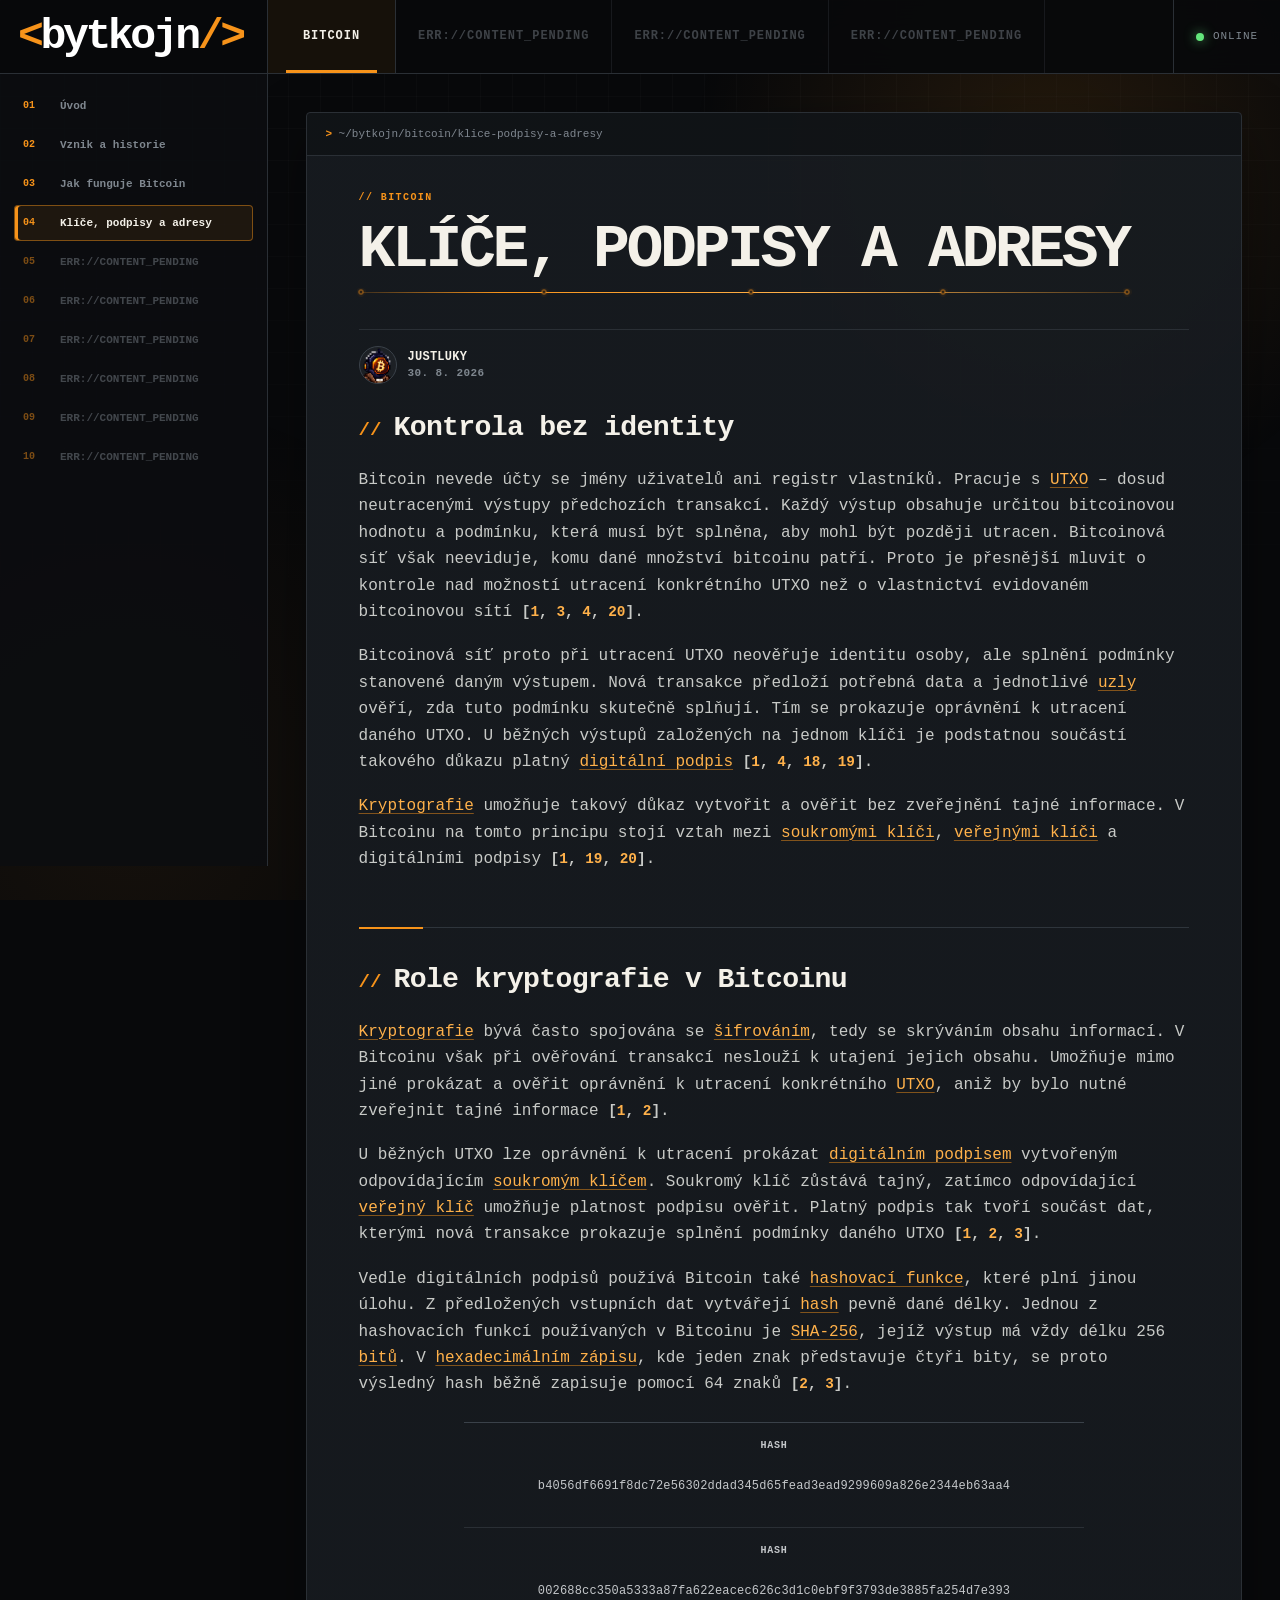
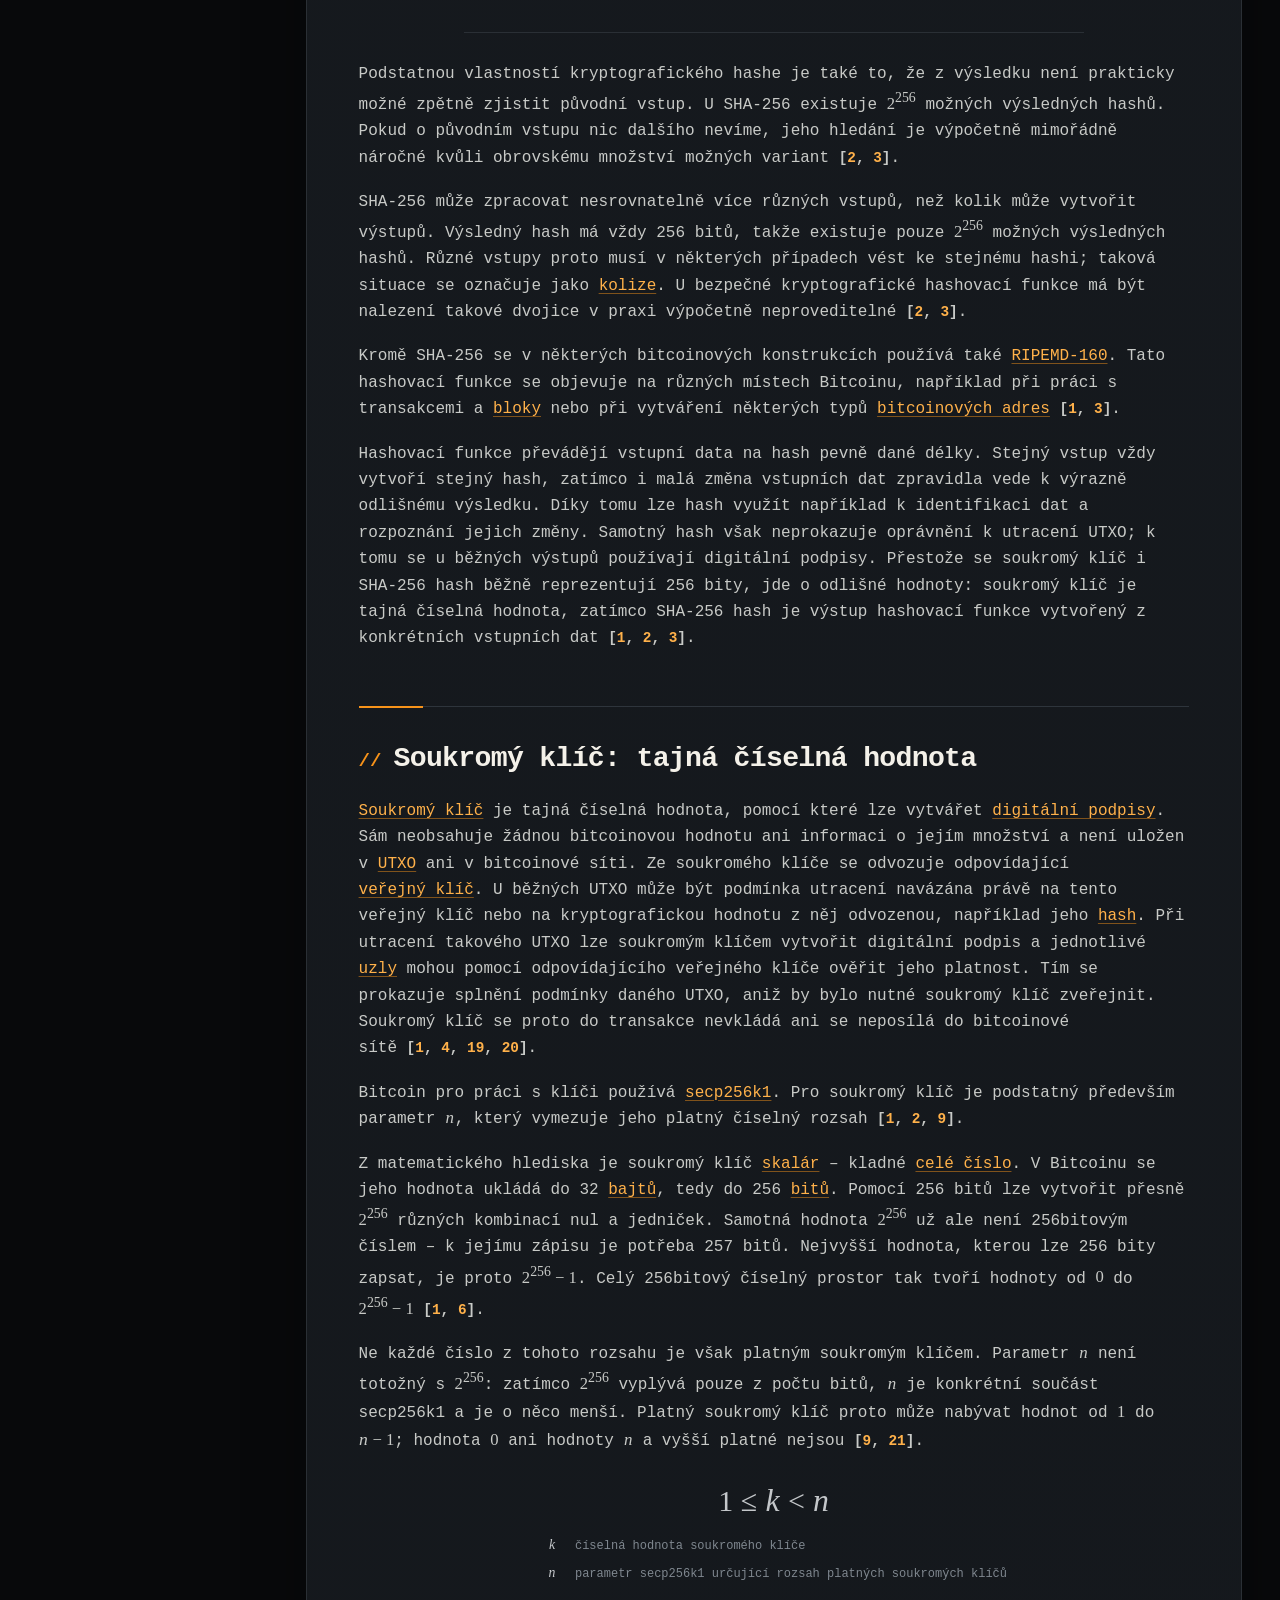
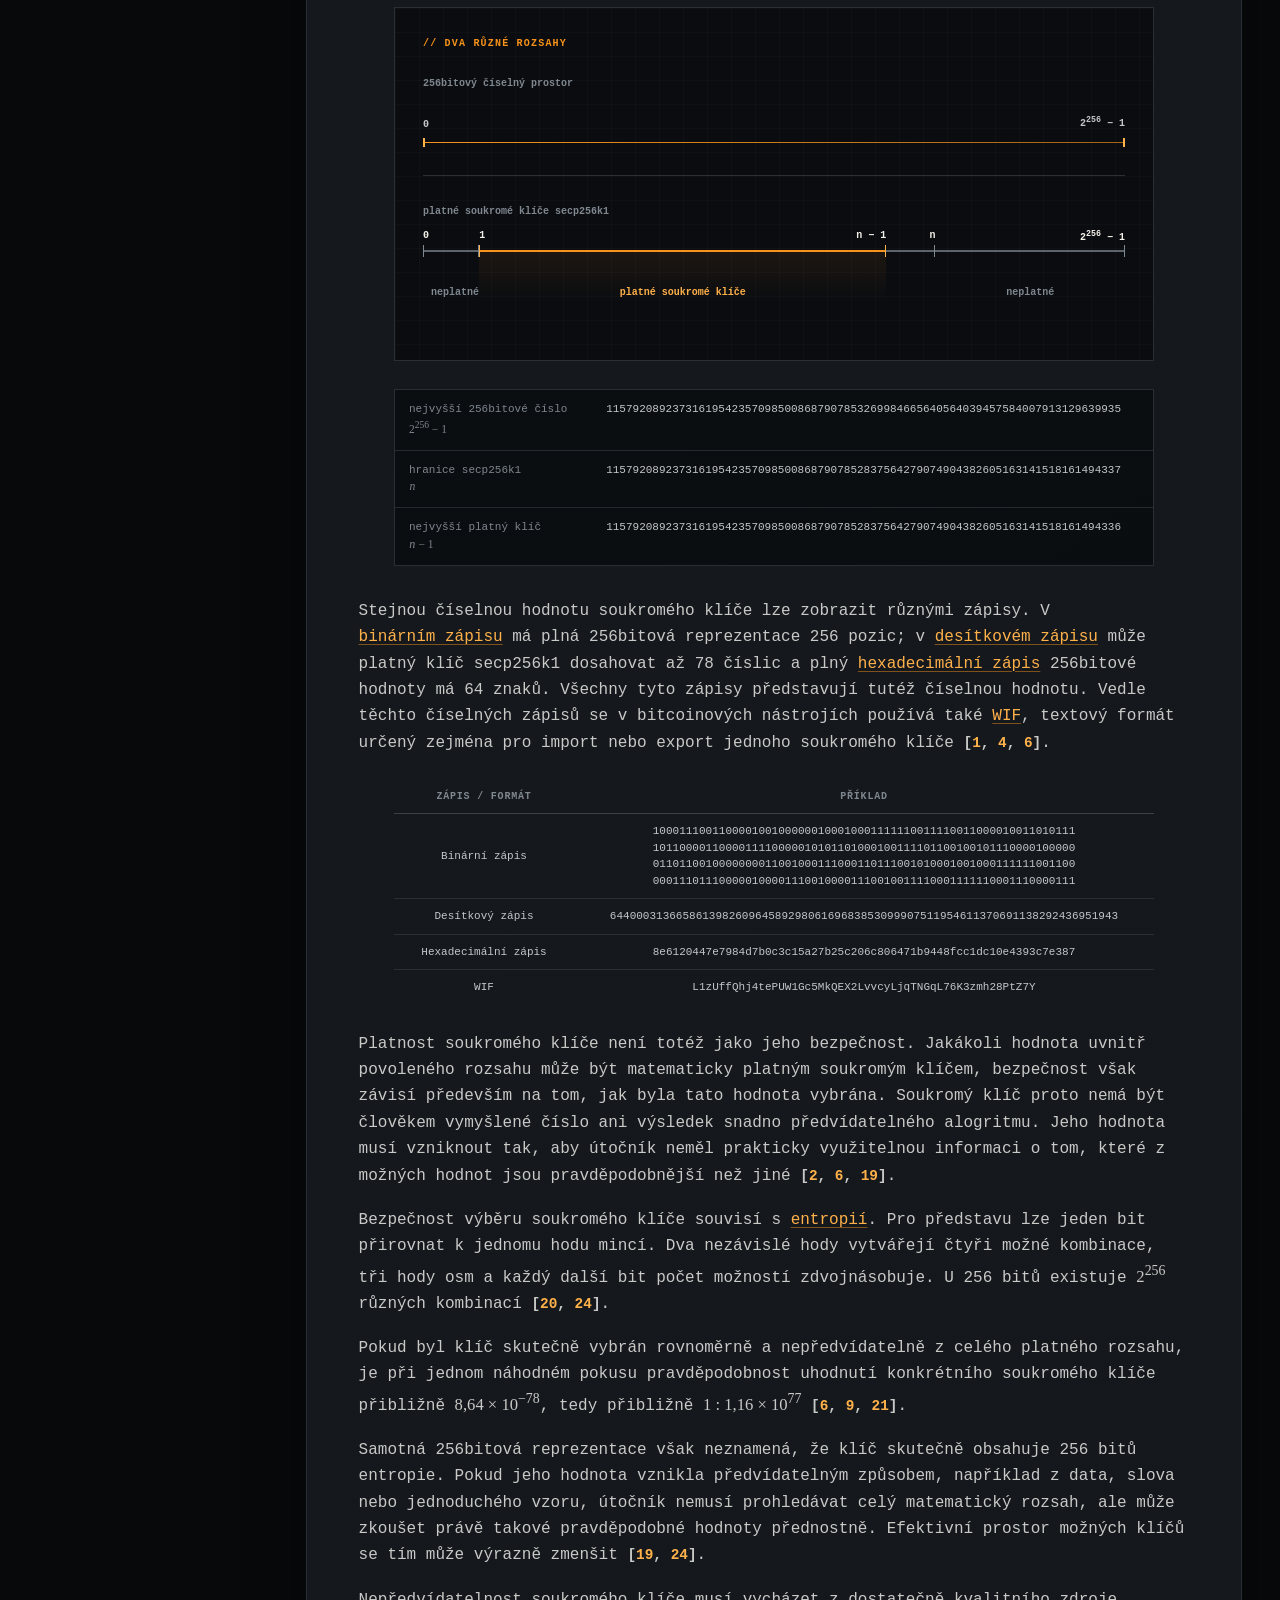
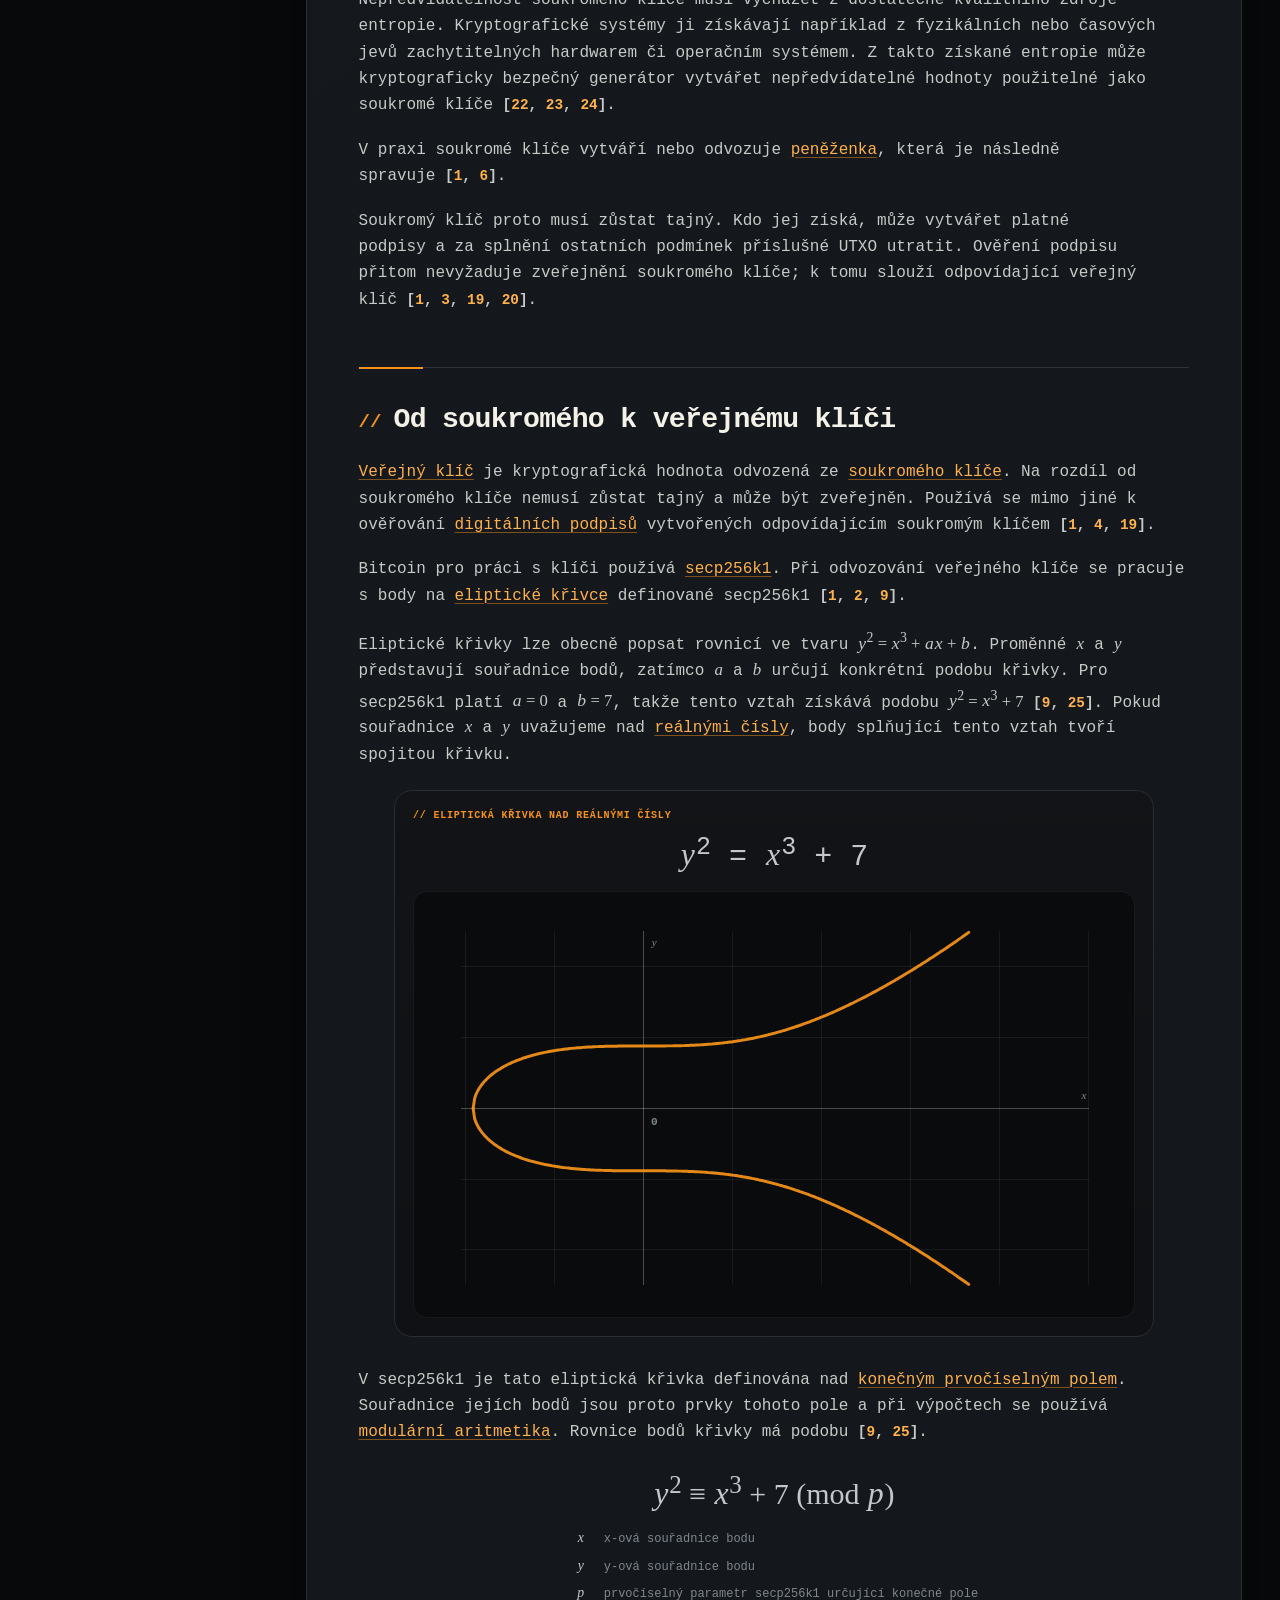
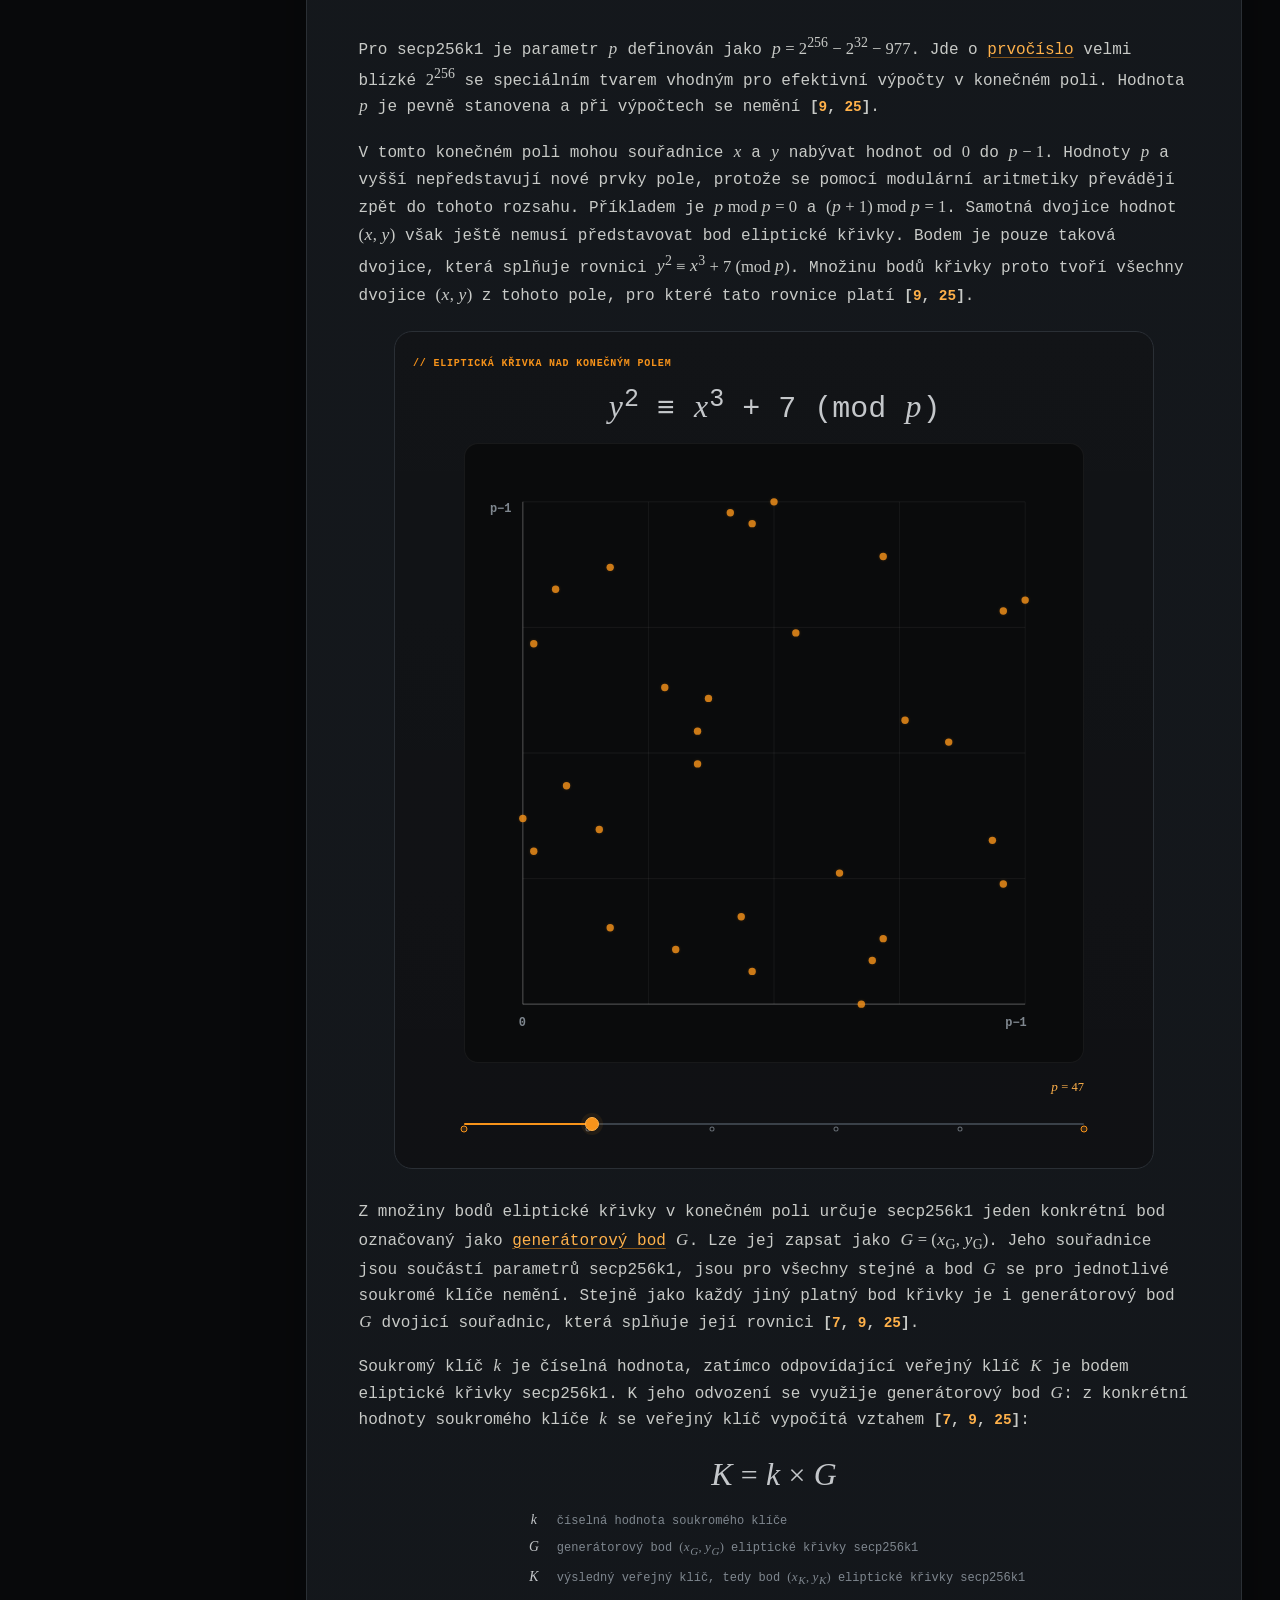
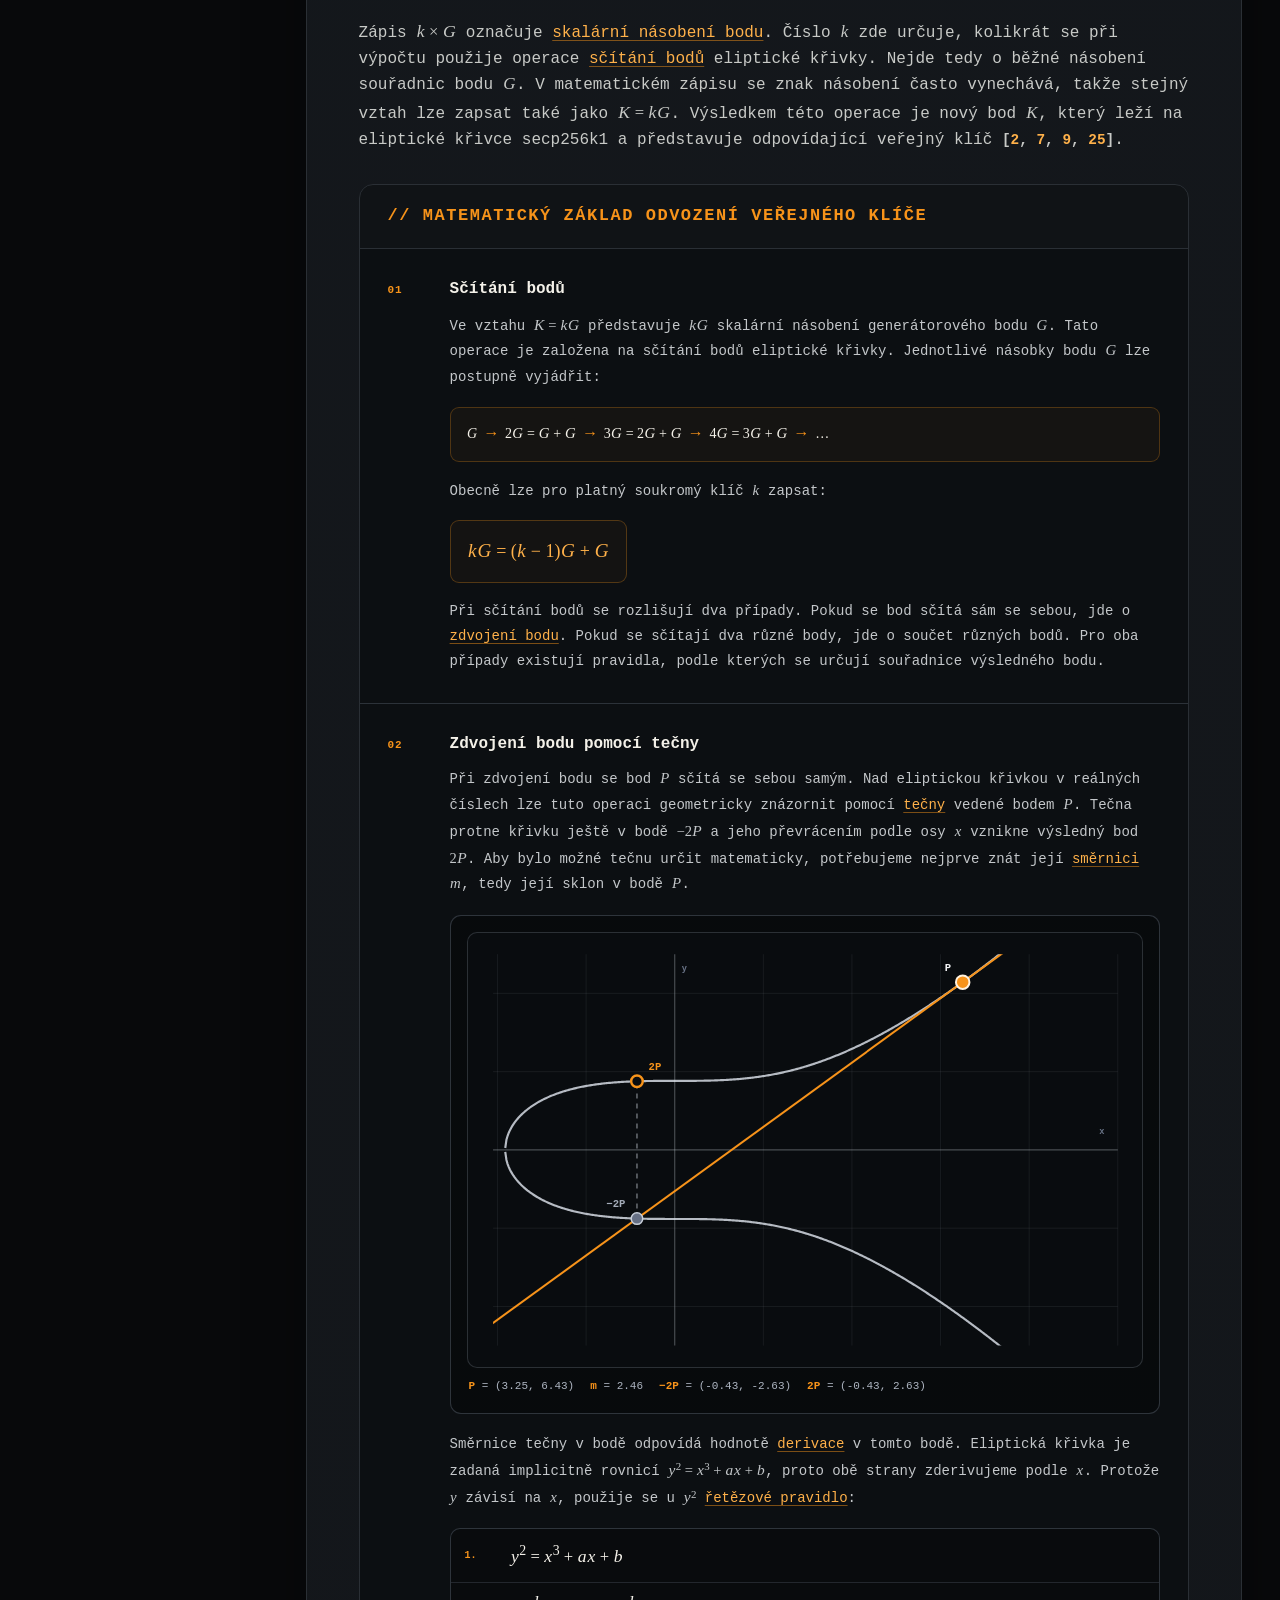
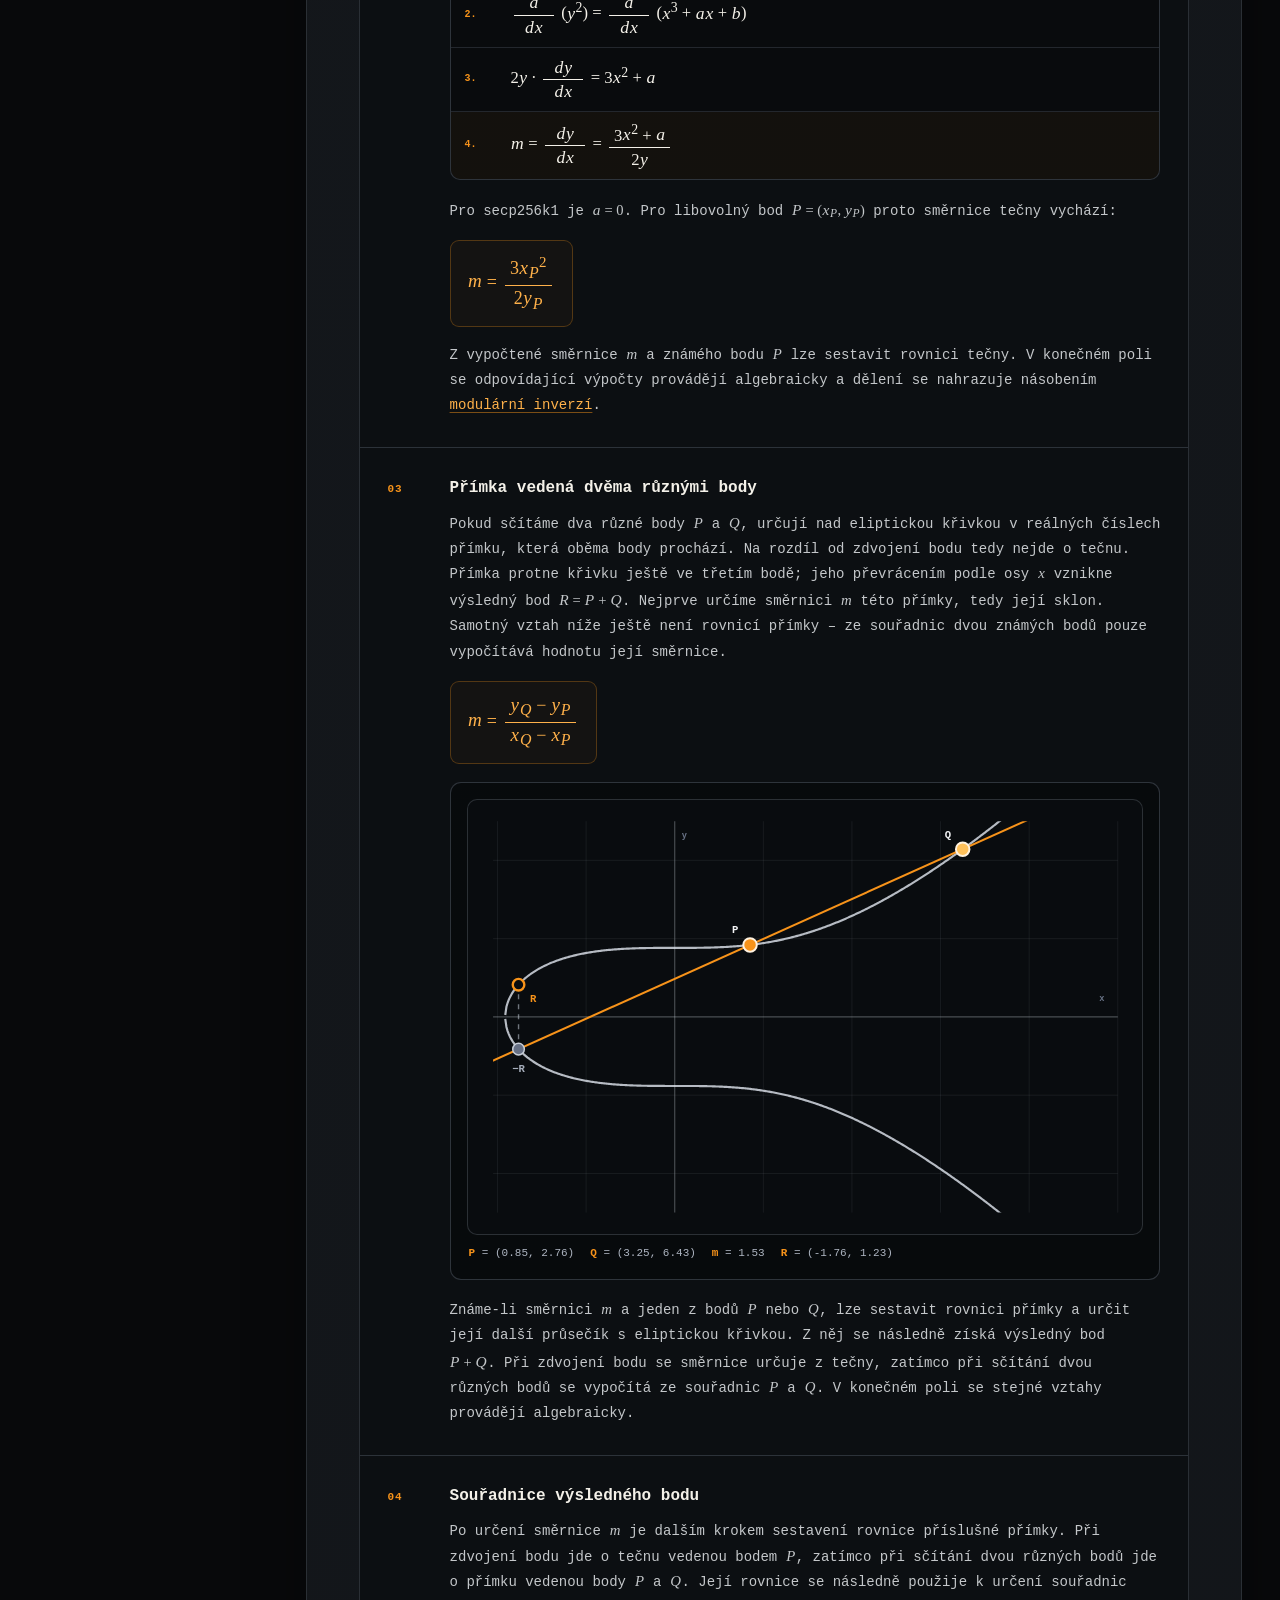
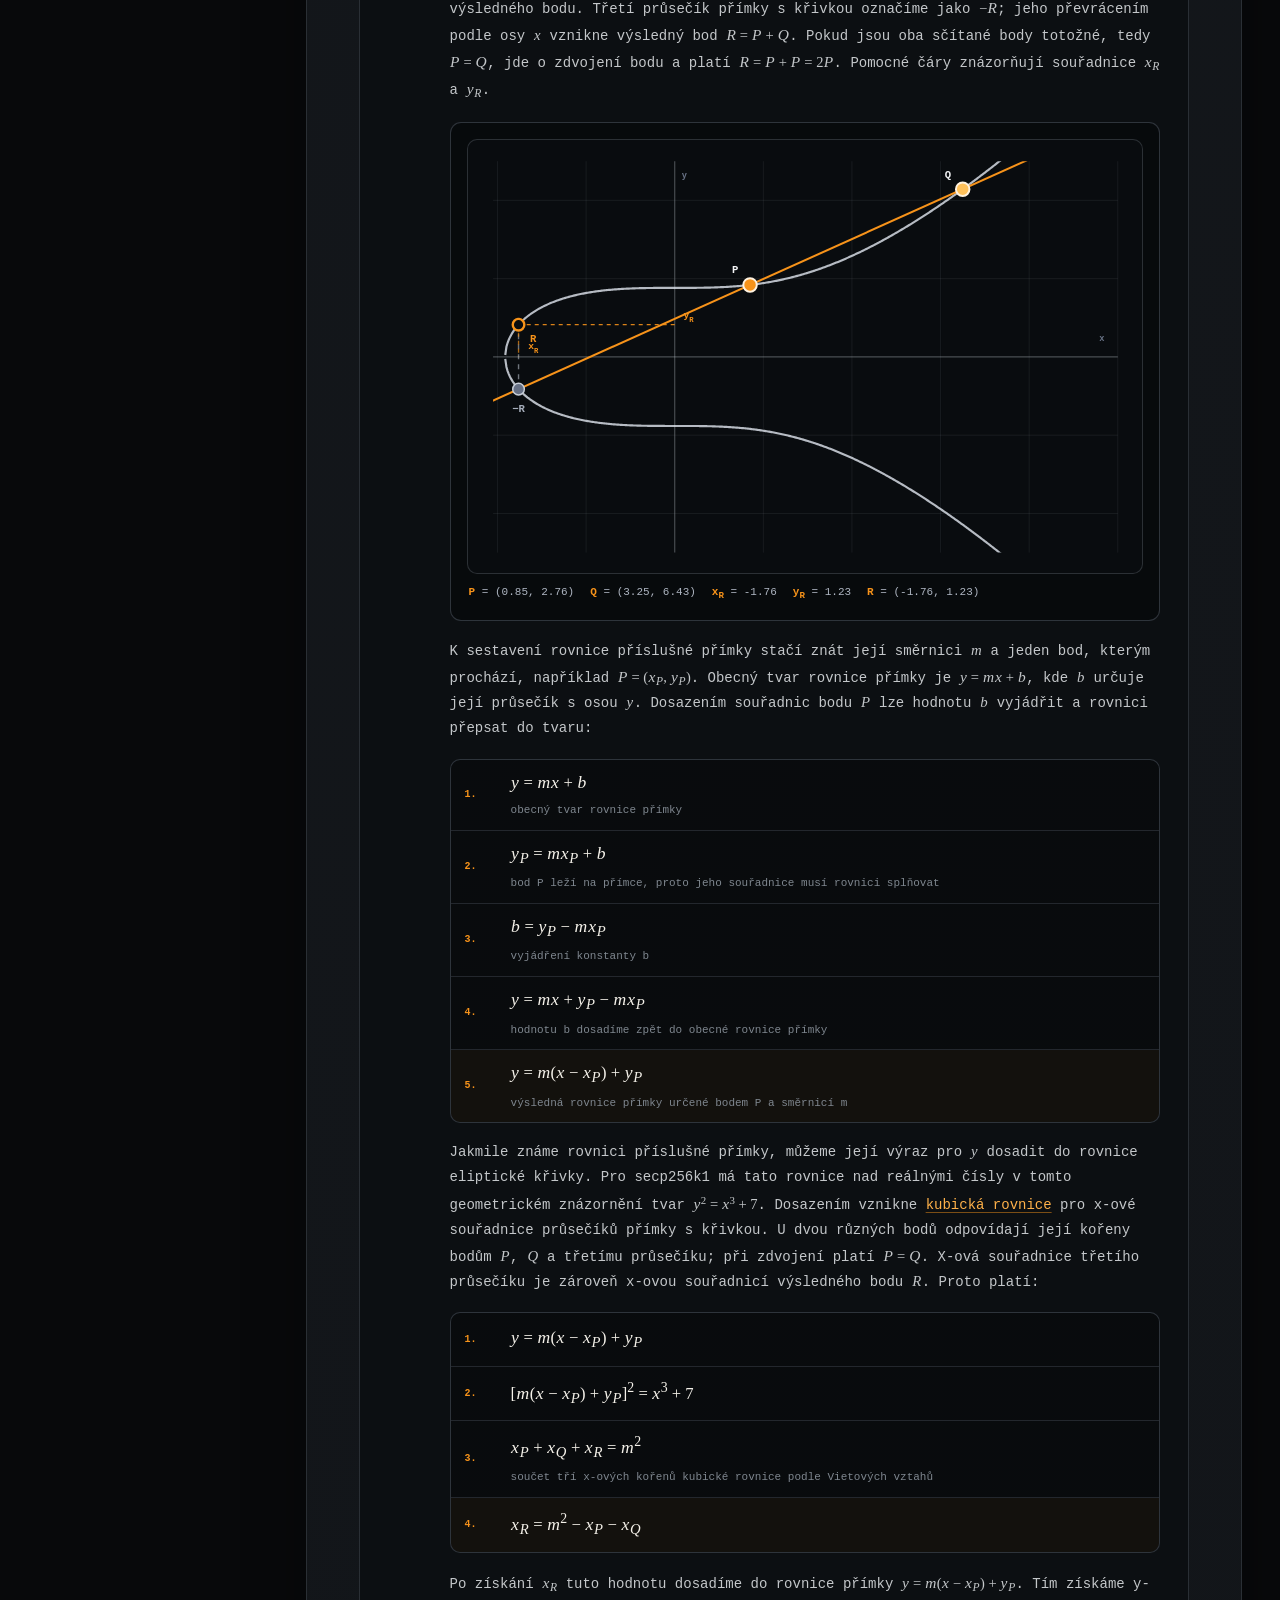
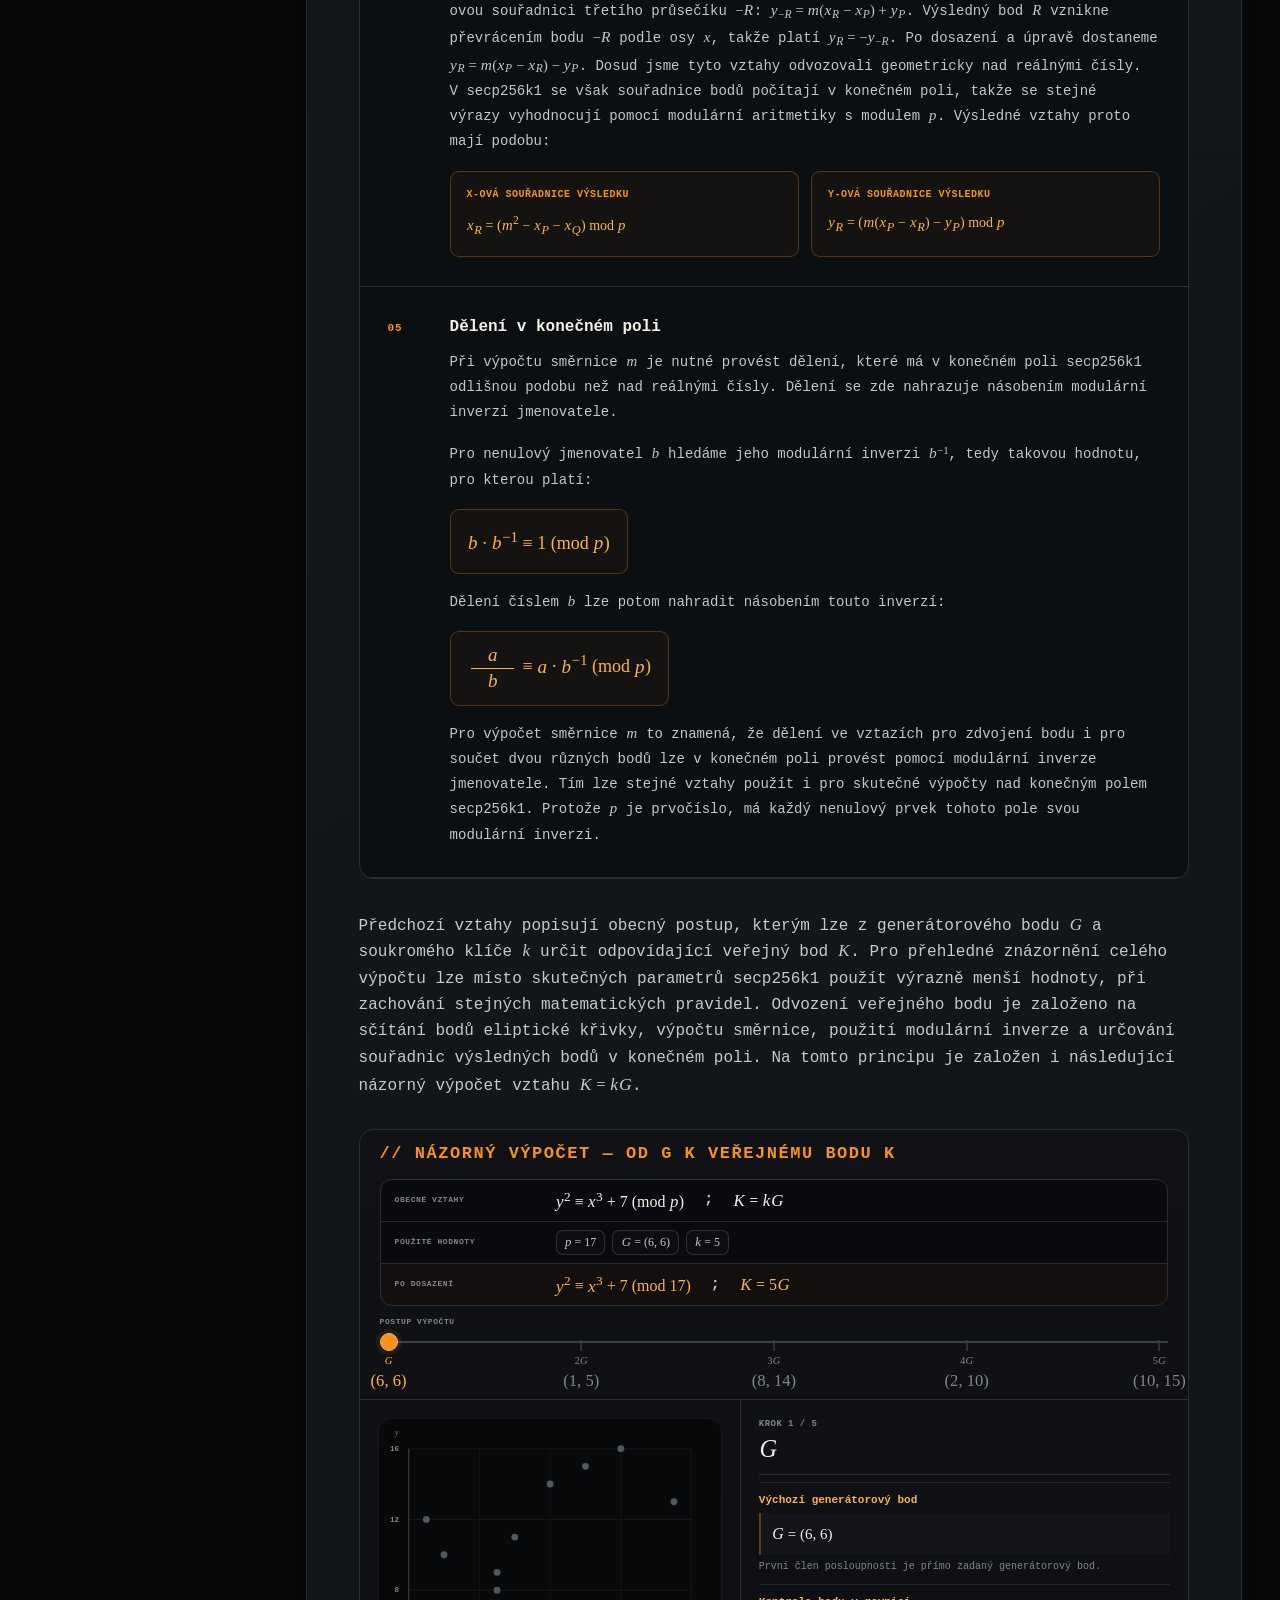
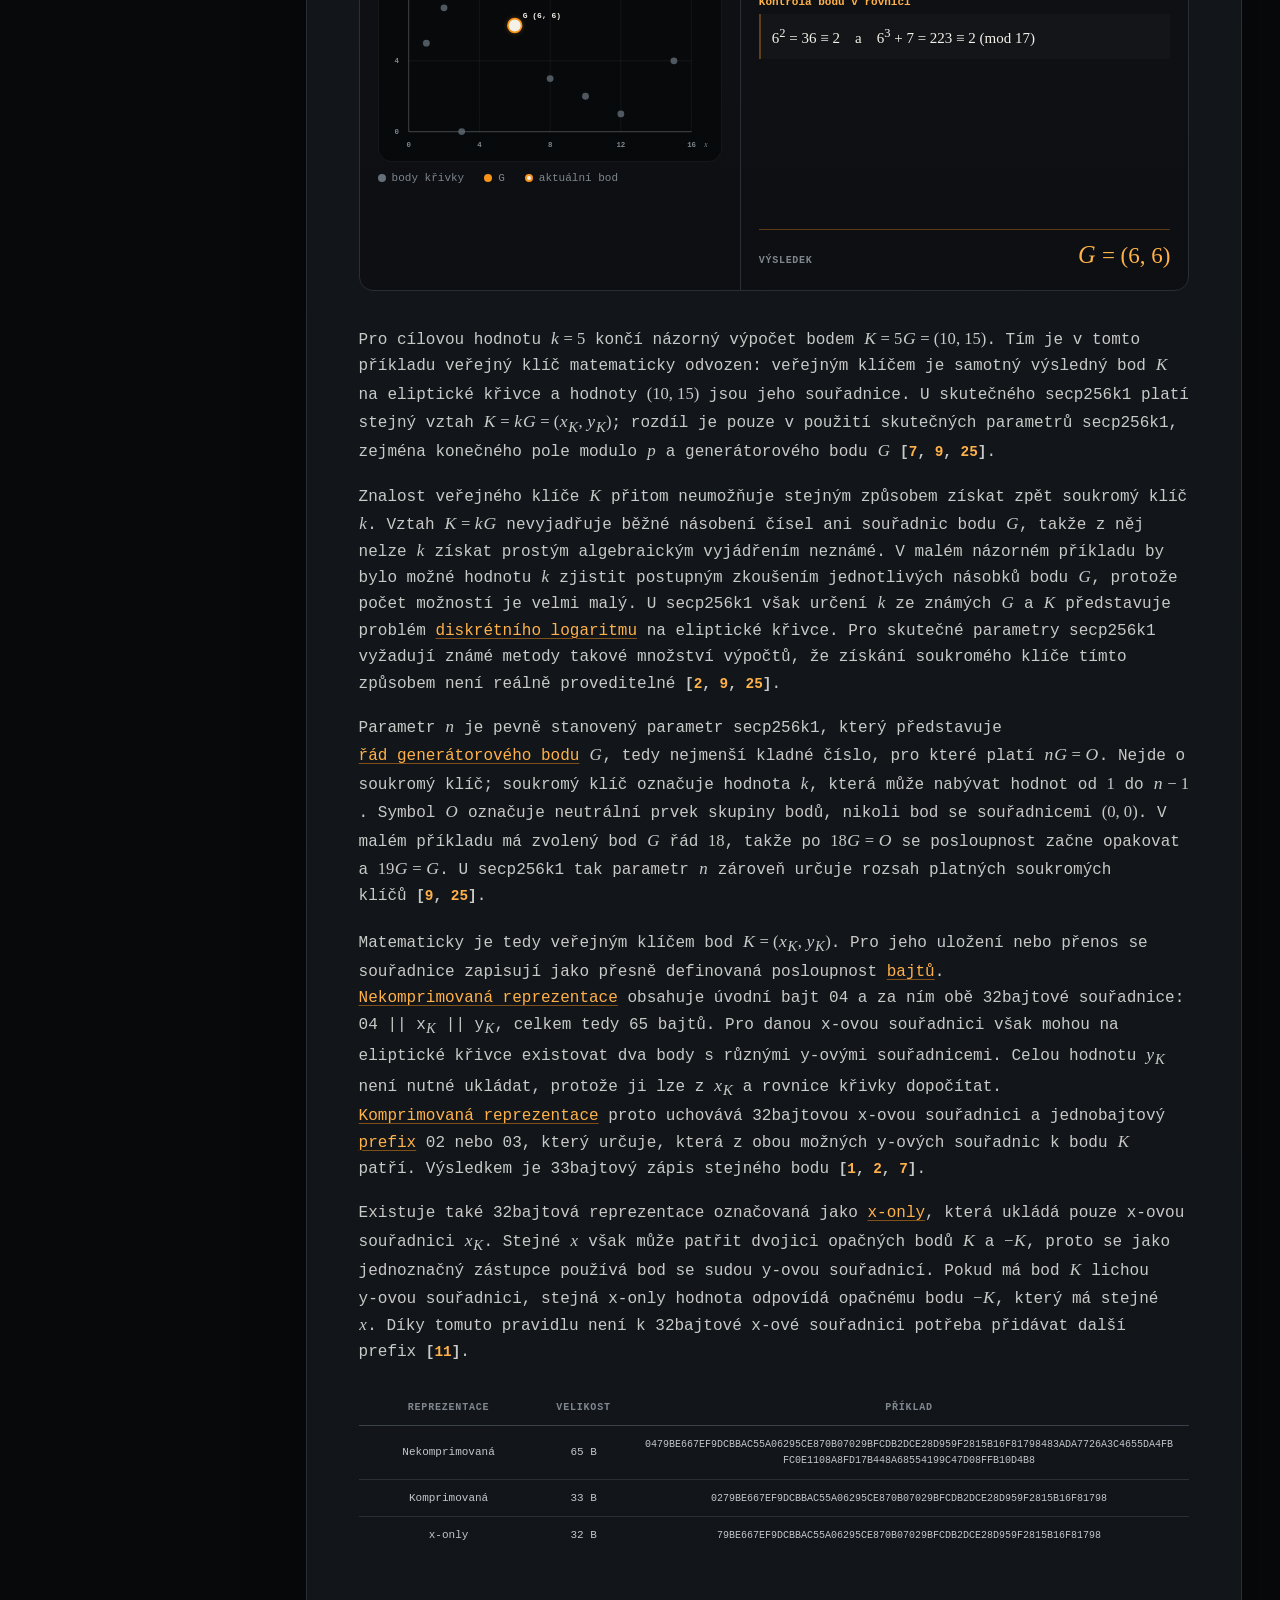
<file: bitcoin/klice-podpisy-a-adresy.html>
<!DOCTYPE html>
<html lang="cs">
  <head>
    <meta charset="utf-8">
    <meta content="width=device-width, initial-scale=1.0" name="viewport">
    <meta content="Klíče, podpisy a adresy v Bitcoinu – soukromý a veřejný klíč, digitální podpis, bitcoinová adresa a kontrola nad bitcoinem." name="description">
    <meta content="#0a0b0d" name="theme-color">
    
    <!-- Open Graph -->
    <meta property="og:locale" content="cs_CZ">
    <meta property="og:type" content="website">
    <meta property="og:site_name" content="&lt;bytkojn/&gt;">
    <meta property="og:title" content="Klíče, podpisy a adresy // &lt;bytkojn/&gt;">
    <meta property="og:description" content="Klíče, podpisy a adresy v Bitcoinu – soukromý a veřejný klíč, digitální podpis, bitcoinová adresa a kontrola nad bitcoinem.">
    <meta property="og:url" content="https://bytkojn.cz/bitcoin/klice-podpisy-a-adresy.html">
    <meta property="og:image" content="https://bytkojn.cz/assets/media/social-preview.png">
    <meta property="og:image:width" content="1200">
    <meta property="og:image:height" content="630">
    <meta property="og:image:alt" content="Klíče, podpisy a adresy // &lt;bytkojn/&gt;">

    <!-- X / Twitter -->
    <meta name="twitter:card" content="summary_large_image">
    <meta name="twitter:title" content="Klíče, podpisy a adresy // &lt;bytkojn/&gt;">
    <meta name="twitter:description" content="Klíče, podpisy a adresy v Bitcoinu – soukromý a veřejný klíč, digitální podpis, bitcoinová adresa a kontrola nad bitcoinem.">
    <meta name="twitter:image" content="https://bytkojn.cz/assets/media/social-preview.png">
    <meta name="twitter:image:alt" content="Klíče, podpisy a adresy // &lt;bytkojn/&gt;">

    <link rel="canonical" href="https://bytkojn.cz/bitcoin/klice-podpisy-a-adresy.html">
    <link href="../assets/media/favicon.svg" rel="icon" type="image/svg+xml">
    <link href="../assets/css/styles.css?v=20260829-1846" rel="stylesheet">
    <title>Klíče, podpisy a adresy // &lt;bytkojn/&gt;</title>
  </head>
  <body class="page-bitcoin page-bitcoin-article article-text-page article-terminal-page">
    <div aria-hidden="true" class="background-grid"></div>
    <header class="topbar" id="siteHeader"></header>
    <div class="app-shell">
      <aside aria-label="Obsah sekce Bitcoin" class="sidebar" id="sidebar"></aside>
      <main class="content-area" id="mainContent">
        <article class="article-panel article-page-panel">
          <div class="terminal-bar article-terminal-bar">
            <div class="terminal-path">~/bytkojn/bitcoin/klice-podpisy-a-adresy</div>
          </div>
          <header class="article-header">
            <p class="article-header-kicker">// BITCOIN</p>
            <h1 aria-label="Klíče, podpisy a adresy" class="bitcoin-title-enhanced" id="contentTitle">
              <span aria-hidden="true" class="bitcoin-title-word" data-title="KLÍČE, PODPISY A ADRESY">KLÍČE, PODPISY A ADRESY</span>
              <span aria-hidden="true" class="bitcoin-title-chain">
                <span class="bitcoin-title-chain-line"></span>
                <span class="bitcoin-title-chain-node"></span>
                <span class="bitcoin-title-chain-node"></span>
                <span class="bitcoin-title-chain-node"></span>
                <span class="bitcoin-title-chain-node"></span>
                <span class="bitcoin-title-chain-node"></span>
              </span>
            </h1>
            <svg aria-hidden="true" class="article-header-circuit article-header-circuit-how-bitcoin-works" focusable="false" preserveAspectRatio="xMaxYMin meet" viewBox="0 0 240 180">
              <defs>
                <filter height="300%" id="articleCircuitGlowKeysAddressesSignatures" width="300%" x="-100%" y="-100%">
                  <feGaussianBlur result="blur" stdDeviation="4.5"></feGaussianBlur>
                  <feMerge>
                    <feMergeNode in="blur"></feMergeNode>
                    <feMergeNode in="SourceGraphic"></feMergeNode>
                  </feMerge>
                </filter>
              </defs>
              <path class="circuit-trace" d="M34 0 V34 H72 V70 H48 V112 H92 V180"></path>
              <path class="circuit-trace circuit-trace-faint" d="M112 0 V26 H86 V64 H126 V102 H98 V146 H124 V180"></path>
              <path class="circuit-trace" d="M168 0 V38 H142 V76 H184 V116 H154 V154 H180 V180"></path>
              <path class="circuit-trace circuit-trace-faint" d="M240 8 H214 V48 H236 V88 H202 V132 H226 V180"></path>
              <path class="circuit-trace circuit-trace-active" d="M78 0 V28 H134 V62 H108 V98 H170 V136 H142 V180"></path>
              <circle class="circuit-node" cx="72" cy="34" r="5"></circle>
              <circle class="circuit-node" cx="48" cy="112" r="5"></circle>
              <circle class="circuit-node" cx="126" cy="64" r="5"></circle>
              <circle class="circuit-node" cx="184" cy="116" r="5"></circle>
              <circle class="circuit-node" cx="202" cy="132" r="5"></circle>
              <circle class="circuit-node circuit-node-active" cx="134" cy="28" filter="url(#articleCircuitGlowKeysAddressesSignatures)" r="6"></circle>
              <circle class="circuit-node circuit-node-active circuit-node-delay" cx="170" cy="136" filter="url(#articleCircuitGlowKeysAddressesSignatures)" r="6"></circle>
              <g class="circuit-marks">
                <rect height="6" width="6" x="26" y="148"></rect>
                <rect height="6" width="6" x="36" y="148"></rect>
                <rect height="6" width="6" x="26" y="158"></rect>
                <rect height="6" width="6" x="212" y="20"></rect>
                <rect height="6" width="6" x="222" y="20"></rect>
                <rect height="6" width="6" x="222" y="30"></rect>
              </g>
            </svg>
          </header>
          <div aria-label="Informace o článku" class="article-meta">
            <img alt="" class="article-meta-avatar" decoding="async" src="../assets/media/author_justluky.png">
            <div class="article-meta-copy">
              <span class="article-meta-author">justluky</span>
              <time class="article-meta-date" datetime="2026-08-16">30. 8. 2026</time>
            </div>
          </div>
          <div class="article-content">
            <section aria-labelledby="kontrola-bez-identity" class="article-text-section">
              <h2 id="kontrola-bez-identity">Kontrola bez identity</h2>
              <p>
                Bitcoin nevede účty se jmény uživatelů ani registr vlastníků. Pracuje s
                <button class="term" data-term="utxo" type="button">UTXO</button> – dosud neutracenými výstupy
                předchozích transakcí. Každý výstup obsahuje určitou bitcoinovou hodnotu a podmínku, která musí být
                splněna, aby mohl být později utracen. Bitcoinová síť však neeviduje, komu dané množství bitcoinu
                patří. Proto je přesnější mluvit o kontrole nad možností utracení konkrétního UTXO než o vlastnictví
                evidovaném bitcoinovou sítí
                <span aria-label="Zdroje 1, 3, 4, 20" class="citation-group">[<a aria-label="Přejít na zdroj 1" href="#ref-1" id="cite-1">1</a>, <a aria-label="Přejít na zdroj 3" href="#ref-3" id="cite-3">3</a>, <a aria-label="Přejít na zdroj 4" href="#ref-4" id="cite-4">4</a>, <a aria-label="Přejít na zdroj 20" href="#ref-20" id="cite-20">20</a>]</span>.
              </p>
              <p>
                Bitcoinová síť proto při utracení UTXO neověřuje identitu osoby, ale splnění podmínky stanovené
                daným výstupem. Nová transakce předloží potřebná data a jednotlivé
                <button class="term" data-term="node" type="button">uzly</button> ověří, zda tuto podmínku skutečně
                splňují. Tím se prokazuje oprávnění k utracení daného UTXO. U běžných výstupů založených na jednom
                klíči je podstatnou součástí takového důkazu platný
                <button class="term" data-term="digital-signatures" type="button">digitální podpis</button>
                <span aria-label="Zdroje 1, 4, 18, 19" class="citation-group">[<a aria-label="Přejít na zdroj 1" href="#ref-1">1</a>, <a aria-label="Přejít na zdroj 4" href="#ref-4">4</a>, <a aria-label="Přejít na zdroj 18" href="#ref-18" id="cite-18">18</a>, <a aria-label="Přejít na zdroj 19" href="#ref-19" id="cite-19">19</a>]</span>.
              </p>
              <p>
                <button class="term" data-term="kryptografie" type="button">Kryptografie</button> umožňuje takový důkaz
                vytvořit a ověřit bez zveřejnění tajné informace. V Bitcoinu na tomto principu stojí vztah mezi
                <button class="term" data-term="private-key" type="button">soukromými klíči</button>,
                <button class="term" data-term="public-key" type="button">veřejnými klíči</button> a digitálními podpisy
                <span aria-label="Zdroje 1, 19, 20" class="citation-group">[<a aria-label="Přejít na zdroj 1" href="#ref-1">1</a>, <a aria-label="Přejít na zdroj 19" href="#ref-19">19</a>, <a aria-label="Přejít na zdroj 20" href="#ref-20">20</a>]</span>.</p>
            </section>
            <section aria-labelledby="co-zde-znamena-kryptografie" class="article-text-section">
              <h2 id="co-zde-znamena-kryptografie">Role kryptografie v Bitcoinu</h2>
              <p>
                <button class="term" data-term="kryptografie" type="button">Kryptografie</button> bývá často spojována se
                <button class="term" data-term="encryption" type="button">šifrováním</button>, tedy se skrýváním obsahu informací.
                V Bitcoinu však při ověřování transakcí neslouží k utajení jejich obsahu. Umožňuje mimo jiné prokázat
                a ověřit oprávnění k utracení konkrétního <button class="term" data-term="utxo" type="button">UTXO</button>, aniž by bylo
                nutné zveřejnit tajné informace
                <span aria-label="Zdroje 1, 2" class="citation-group">[<a aria-label="Přejít na zdroj 1" href="#ref-1">1</a>, <a aria-label="Přejít na zdroj 2" href="#ref-2" id="cite-2">2</a>]</span>.</p>

              <p>
                U běžných UTXO lze oprávnění k utracení prokázat
                <button class="term" data-term="digital-signatures" type="button">digitálním podpisem</button> vytvořeným odpovídajícím
                <button class="term" data-term="private-key" type="button">soukromým klíčem</button>. Soukromý klíč zůstává tajný,
                zatímco odpovídající <button class="term" data-term="public-key" type="button">veřejný klíč</button> umožňuje platnost
                podpisu ověřit. Platný podpis tak tvoří součást dat, kterými nová transakce prokazuje splnění podmínky daného UTXO
                <span aria-label="Zdroje 1, 2, 3" class="citation-group">[<a aria-label="Přejít na zdroj 1" href="#ref-1">1</a>, <a aria-label="Přejít na zdroj 2" href="#ref-2">2</a>, <a aria-label="Přejít na zdroj 3" href="#ref-3">3</a>]</span>.
              </p>

              <p>
                Vedle digitálních podpisů používá Bitcoin také
                <button class="term" data-term="hash-function" type="button">hashovací funkce</button>, které plní jinou úlohu.
                Z předložených vstupních dat vytvářejí <button class="term" data-term="hash" type="button">hash</button> pevně dané délky.
                Jednou z hashovacích funkcí používaných v Bitcoinu je <button class="term" data-term="sha256" type="button">SHA-256</button>, jejíž výstup má vždy délku
                256 <button class="term" data-term="bit" type="button">bitů</button>. V
                <button class="term" data-term="hexadecimal-system" type="button">hexadecimálním zápisu</button>, kde jeden znak představuje čtyři bity,
                se proto výsledný hash běžně zapisuje pomocí 64 znaků
                <span aria-label="Zdroje 2, 3" class="citation-group">[<a aria-label="Přejít na zdroj 2" href="#ref-2">2</a>, <a aria-label="Přejít na zdroj 3" href="#ref-3">3</a>]</span>.</p>
              <div aria-label="Ukázka pevné délky SHA-256 hashe" class="hash-example">
                <div class="hash-example-item">
                  <span class="hash-example-label">TEXTOVÝ VSTUP</span>
                  <code class="hash-example-input">Bitcoin</code>
                  <span aria-hidden="true" class="hash-example-process">↓ SHA-256</span>
                  <span class="hash-example-label">VÝSLEDNÝ HASH</span>
                  <code class="hash-example-output">b4056df6691f8dc72e56302ddad345d65fead3ead9299609a826e2344eb63aa4</code>
                </div>
                <div class="hash-example-item">
                  <span class="hash-example-label">TEXTOVÝ VSTUP</span>
                  <code class="hash-example-input">Satoshi</code>
                  <span aria-hidden="true" class="hash-example-process">↓ SHA-256</span>
                  <span class="hash-example-label">VÝSLEDNÝ HASH</span>
                  <code class="hash-example-output">002688cc350a5333a87fa622eacec626c3d1c0ebf9f3793de3885fa254d7e393</code>
                </div>
              </div>
              <p>
                Podstatnou vlastností kryptografického hashe je také to, že z výsledku není prakticky možné zpětně zjistit
                původní vstup. U SHA-256 existuje <span class="math-inline">2<sup>256</sup></span> možných výsledných hashů. Pokud o původním
                vstupu nic dalšího nevíme, jeho hledání je výpočetně mimořádně náročné kvůli obrovskému množství možných variant
                <span aria-label="Zdroje 2, 3" class="citation-group">[<a aria-label="Přejít na zdroj 2" href="#ref-2">2</a>, <a aria-label="Přejít na zdroj 3" href="#ref-3">3</a>]</span>.</p>
              <p>
                SHA-256 může zpracovat nesrovnatelně více různých vstupů, než kolik může vytvořit
                výstupů. Výsledný hash má vždy 256 bitů, takže existuje pouze
                <span class="math-inline">2<sup>256</sup></span> možných výsledných hashů.
                Různé vstupy proto musí v některých případech vést ke stejnému hashi;
                taková situace se označuje jako
                <button class="term" data-term="hash-collision" type="button">kolize</button>.
                U bezpečné kryptografické hashovací funkce má být nalezení takové dvojice v praxi
                výpočetně neproveditelné
                <span aria-label="Zdroje 2, 3" class="citation-group">[<a aria-label="Přejít na zdroj 2" href="#ref-2">2</a>, <a aria-label="Přejít na zdroj 3" href="#ref-3">3</a>]</span>.
              </p>
              <p>
                Kromě SHA-256 se v některých bitcoinových konstrukcích používá také
                <button class="term" data-term="ripemd160" type="button">RIPEMD-160</button>. Tato hashovací funkce
                se objevuje na různých místech Bitcoinu, například při práci s transakcemi a
                <button class="term" data-term="blok" type="button">bloky</button> nebo při vytváření některých typů
                <button class="term" data-term="bitcoin-address" type="button">bitcoinových adres</button>
                <span aria-label="Zdroje 1, 3" class="citation-group">[<a aria-label="Přejít na zdroj 1" href="#ref-1">1</a>, <a aria-label="Přejít na zdroj 3" href="#ref-3">3</a>]</span>.
              </p>
              <p>
                <button class="term" data-term="hash-function" type="button">Hashovací funkce</button> převádějí vstupní data na
                <button class="term" data-term="hash" type="button">hash</button> pevně dané délky. Stejný vstup vždy vytvoří stejný hash,
                zatímco i malá změna vstupních dat zpravidla vede k výrazně odlišnému výsledku. Díky tomu lze hash využít například
                k identifikaci dat a rozpoznání jejich změny. Samotný hash však neprokazuje oprávnění k utracení
                <button class="term" data-term="utxo" type="button">UTXO</button>; k tomu se u běžných výstupů používají
                <button class="term" data-term="digital-signatures" type="button">digitální podpisy</button>. Přestože se
                <button class="term" data-term="private-key" type="button">soukromý klíč</button> i
                <button class="term" data-term="sha256" type="button">SHA-256</button> hash běžně reprezentují 256 bity, jde o odlišné
                hodnoty: soukromý klíč je tajná číselná hodnota, zatímco SHA-256 hash je výstup hashovací funkce vytvořený z konkrétních
                vstupních dat
                <span aria-label="Zdroje 1, 2, 3" class="citation-group">[<a aria-label="Přejít na zdroj 1" href="#ref-1">1</a>, <a aria-label="Přejít na zdroj 2" href="#ref-2">2</a>, <a aria-label="Přejít na zdroj 3" href="#ref-3">3</a>]</span>.</p>
            </section>
            <section aria-labelledby="soukromy-klic" class="article-text-section">
              <h2 id="soukromy-klic">Soukromý klíč: tajná číselná hodnota</h2>
              <p>
                <button class="term" data-term="private-key" type="button">Soukromý klíč</button> je tajná číselná
                hodnota, pomocí které lze vytvářet
                <button class="term" data-term="digital-signatures" type="button">digitální podpisy</button>.
                Sám neobsahuje žádnou bitcoinovou hodnotu ani informaci o jejím množství a není uložen v
                <button class="term" data-term="utxo" type="button">UTXO</button> ani v bitcoinové síti. Ze soukromého klíče se
                odvozuje odpovídající <button class="term" data-term="public-key" type="button">veřejný klíč</button>.
                U běžných UTXO může být podmínka utracení navázána právě na tento veřejný klíč nebo na kryptografickou
                hodnotu z něj odvozenou, například jeho <button class="term" data-term="hash" type="button">hash</button>.
                Při utracení takového UTXO lze soukromým klíčem vytvořit digitální podpis a jednotlivé
                <button class="term" data-term="node" type="button">uzly</button> mohou pomocí odpovídajícího veřejného klíče
                ověřit jeho platnost. Tím se prokazuje splnění podmínky daného UTXO, aniž by bylo nutné soukromý klíč
                zveřejnit. Soukromý klíč se proto do transakce nevkládá ani se neposílá do bitcoinové sítě
                <span aria-label="Zdroje 1, 4, 19, 20" class="citation-group">[<a aria-label="Přejít na zdroj 1" href="#ref-1">1</a>, <a aria-label="Přejít na zdroj 4" href="#ref-4">4</a>, <a aria-label="Přejít na zdroj 19" href="#ref-19">19</a>, <a aria-label="Přejít na zdroj 20" href="#ref-20">20</a>]</span>.
              </p>
              <p>
                Bitcoin pro práci s klíči používá <button class="term" data-term="secp256k1" type="button">secp256k1</button>. Pro soukromý klíč
                je podstatný především parametr <var>n</var>, který vymezuje jeho platný číselný rozsah
                <span aria-label="Zdroje 1, 2, 9" class="citation-group">[<a aria-label="Přejít na zdroj 1" href="#ref-1">1</a>, <a aria-label="Přejít na zdroj 2" href="#ref-2">2</a>, <a aria-label="Přejít na zdroj 9" href="#ref-9">9</a>]</span>.</p>
              <p>
                Z matematického hlediska je soukromý klíč
                <button class="term" data-term="scalar" type="button">skalár</button> – kladné <button class="term" data-term="integer" type="button">celé číslo</button>. V Bitcoinu se
                jeho hodnota ukládá do 32 <button class="term" data-term="byte" type="button">bajtů</button>, tedy do
                256 <button class="term" data-term="bit" type="button">bitů</button>. Pomocí 256 bitů lze vytvořit přesně
                <span class="math-inline">2<sup>256</sup></span> různých kombinací nul a jedniček. Samotná hodnota
                <span class="math-inline">2<sup>256</sup></span> už ale není 256bitovým číslem – k jejímu zápisu je potřeba 257 bitů.
                Nejvyšší hodnota, kterou lze 256 bity zapsat, je proto <span class="math-inline">2<sup>256</sup> − 1</span>. Celý
                256bitový číselný prostor tak tvoří hodnoty od <span class="math-inline">0</span> do <span class="math-inline">2<sup>256</sup> − 1</span>
                <span aria-label="Zdroje 1, 6" class="citation-group">[<a aria-label="Přejít na zdroj 1" href="#ref-1">1</a>, <a aria-label="Přejít na zdroj 6" href="#ref-6" id="cite-6">6</a>]</span>.
              </p>
              <p>
                Ne každé číslo z tohoto rozsahu je však platným soukromým klíčem. Parametr <var>n</var> není
                totožný s <span class="math-inline">2<sup>256</sup></span>: zatímco <span class="math-inline">2<sup>256</sup></span> vyplývá pouze z počtu bitů,
                <var>n</var> je konkrétní součást secp256k1 a je o něco menší. Platný soukromý klíč proto může
                nabývat hodnot od <span class="math-inline">1</span> do <span class="math-inline"><var>n</var> − 1</span>; hodnota <span class="math-inline">0</span> ani hodnoty <var>n</var>
                a vyšší platné nejsou
                <span aria-label="Zdroje 9, 21" class="citation-group">[<a aria-label="Přejít na zdroj 9" href="#ref-9" id="cite-9">9</a>, <a aria-label="Přejít na zdroj 21" href="#ref-21" id="cite-21">21</a>]</span>.
              </p>
              <div aria-label="Rozsah platného soukromého klíče" class="article-equation-block" role="group">
                <div aria-label="Jedna je menší nebo rovna k a k je menší než n" class="article-equation-formula">
                  1 ≤ <var>k</var> &lt; <var>n</var>
                </div>
                <div aria-label="Definice veličin" class="article-equation-definitions article-equation-definitions-compact">
                  <div class="article-equation-definition">
                    <span class="article-equation-symbol"><var>k</var></span>
                    <span class="article-equation-description">číselná hodnota soukromého klíče</span>
                  </div>
                  <div class="article-equation-definition">
                    <span class="article-equation-symbol"><var>n</var></span>
                    <span class="article-equation-description">parametr secp256k1 určující rozsah platných soukromých klíčů</span>
                  </div>
                </div>
                <div aria-label="Porovnání celého 256bitového číselného prostoru a užšího rozsahu platných soukromých klíčů secp256k1" class="private-key-space-axis-diagram" role="img">
                  <div class="private-key-space-axis-header">
                    <span>// DVA RŮZNÉ ROZSAHY</span>
                  </div>
                  <div class="private-key-space-axis-block">
                    <div class="private-key-space-axis-title">
                      <span>256bitový číselný prostor</span>
                    </div>
                    <div aria-hidden="true" class="private-key-space-axis-endpoints">
                      <span>0</span>
                      <span>2<sup>256</sup> − 1</span>
                    </div>
                    <div aria-hidden="true" class="private-key-space-axis-full">
                      <span></span>
                    </div>
                  </div>
                  <div aria-hidden="true" class="private-key-space-axis-divider"></div>
                  <div class="private-key-space-axis-block private-key-space-axis-block-keys">
                    <div class="private-key-space-axis-title private-key-space-axis-title-keys">
                      <span>platné soukromé klíče secp256k1</span>
                    </div>
                    <div aria-hidden="true" class="private-key-space-segments">
                      <div class="private-key-space-segment private-key-space-segment-zero">
                        <span class="private-key-space-segment-start">0</span>
                        <span class="private-key-space-segment-caption">neplatné</span>
                      </div>
                      <div class="private-key-space-segment private-key-space-segment-valid">
                        <span class="private-key-space-segment-start">1</span>
                        <span class="private-key-space-segment-end">n − 1</span>
                        <span class="private-key-space-segment-caption">platné soukromé klíče</span>
                      </div>
                      <div class="private-key-space-segment private-key-space-segment-boundary">
                        <span class="private-key-space-segment-end">n</span>
                      </div>
                      <div class="private-key-space-segment private-key-space-segment-tail">
                        <span class="private-key-space-segment-end">2<sup>256</sup> − 1</span>
                        <span class="private-key-space-segment-caption">neplatné</span>
                      </div>
                    </div>
                  </div>
                </div>
              </div>
              <div aria-label="Přesné hodnoty hranic 256bitového prostoru a secp256k1" class="private-key-space-comparison">
                <div class="private-key-space-comparison-row">
                  <span class="private-key-space-comparison-label">
                    nejvyšší 256bitové číslo<br><span class="math-inline">2<sup>256</sup> − 1</span>
                  </span>
                  <span class="private-key-space-comparison-value">
                    <code>115792089237316195423570985008687907853269984665640564039457584007913129639935</code>
                  </span>
                </div>
                <div class="private-key-space-comparison-row">
                  <span class="private-key-space-comparison-label">
                    hranice secp256k1<br><var>n</var>
                  </span>
                  <span class="private-key-space-comparison-value">
                    <code>115792089237316195423570985008687907852837564279074904382605163141518161494337</code>
                  </span>
                </div>
                <div class="private-key-space-comparison-row">
                  <span class="private-key-space-comparison-label">
                    nejvyšší platný klíč<br><span class="math-inline"><var>n</var> − 1</span>
                  </span>
                  <span class="private-key-space-comparison-value">
                    <code>115792089237316195423570985008687907852837564279074904382605163141518161494336</code>
                  </span>
                </div>
              </div>
              <p class="private-key-representation-intro">
                Stejnou číselnou hodnotu soukromého klíče lze zobrazit různými zápisy. V
                <button class="term" data-term="binary-system" type="button">binárním zápisu</button> má plná 256bitová reprezentace 256 pozic;
                v <button class="term" data-term="decimal-system" type="button">desítkovém zápisu</button> může platný klíč secp256k1 dosahovat
                až 78 číslic a plný <button class="term" data-term="hexadecimal-system" type="button">hexadecimální zápis</button> 256bitové hodnoty
                má 64 znaků. Všechny tyto zápisy představují tutéž číselnou hodnotu.
                Vedle těchto číselných zápisů se v bitcoinových nástrojích používá také
                <button class="term" data-term="wif" type="button">WIF</button>, textový formát určený zejména pro import nebo export jednoho
                soukromého klíče
                <span aria-label="Zdroje 1, 4, 6" class="citation-group">[<a aria-label="Přejít na zdroj 1" href="#ref-1">1</a>, <a aria-label="Přejít na zdroj 4" href="#ref-4">4</a>, <a aria-label="Přejít na zdroj 6" href="#ref-6">6</a>]</span>.</p>
              <div aria-label="Způsoby zápisu a formát soukromého klíče" class="private-key-practice-table-wrap" role="region" tabindex="0">
                <table class="private-key-practice-table">
                  <thead>
                    <tr>
                      <th scope="col">Zápis / formát</th>
                      <th scope="col">Příklad</th>
                    </tr>
                  </thead>
                  <tbody>
                    <tr>
                      <td>Binární zápis</td>
                      <td>
                        <code class="private-key-example-value private-key-example-value-long private-key-binary-example"><span>1000111001100001001000000100010001111110011110011000010011010111</span><span>1011000011000011110000010101101000100111101100100101110000100000</span><span>0110110010000000011001000111000110111001010001001000111111001100</span><span>0001110111000001000011100100001110010011110001111110001110000111</span></code>
                      </td>
                    </tr>
                    <tr>
                      <td>Desítkový zápis</td>
                      <td>
                        <code class="private-key-example-value">64400031366586139826096458929806169683853099907511954611370691138292436951943</code>
                      </td>
                    </tr>
                    <tr>
                      <td>Hexadecimální zápis</td>
                      <td>
                        <code class="private-key-example-value private-key-example-value-long">8e6120447e7984d7b0c3c15a27b25c206c806471b9448fcc1dc10e4393c7e387</code>
                      </td>
                    </tr>
                    <tr>
                      <td>WIF</td>
                      <td>
                        <code class="private-key-example-value private-key-example-value-long">L1zUffQhj4tePUW1Gc5MkQEX2LvvcyLjqTNGqL76K3zmh28PtZ7Y</code>
                      </td>
                    </tr>
                  </tbody>
                </table>
              </div>
              <p>
                Platnost soukromého klíče není totéž jako jeho bezpečnost. Jakákoli hodnota uvnitř povoleného
                rozsahu může být matematicky platným soukromým klíčem, bezpečnost však závisí především na tom,
                jak byla tato hodnota vybrána. Soukromý klíč proto nemá být člověkem vymyšlené číslo ani výsledek
                snadno předvídatelného alogritmu. Jeho hodnota musí vzniknout tak, aby útočník neměl prakticky
                využitelnou informaci o tom, které z možných hodnot jsou pravděpodobnější než jiné
                <span aria-label="Zdroje 2, 6, 19" class="citation-group">[<a aria-label="Přejít na zdroj 2" href="#ref-2">2</a>, <a aria-label="Přejít na zdroj 6" href="#ref-6">6</a>, <a aria-label="Přejít na zdroj 19" href="#ref-19">19</a>]</span>.
              </p>

              <p>
                Bezpečnost výběru soukromého klíče souvisí s
                <button class="term" data-term="entropie" type="button">entropií</button>.
                Pro představu lze jeden bit přirovnat k jednomu hodu mincí. Dva nezávislé hody vytvářejí
                čtyři možné kombinace, tři hody osm a každý další bit počet možností zdvojnásobuje. U 256 bitů existuje
                <span class="math-inline">2<sup>256</sup></span> různých kombinací
                <span aria-label="Zdroje 20, 24" class="citation-group">[<a aria-label="Přejít na zdroj 20" href="#ref-20">20</a>, <a aria-label="Přejít na zdroj 24" href="#ref-24" id="cite-24">24</a>]</span>.
              </p>

              <p>
                Pokud byl klíč skutečně vybrán rovnoměrně a nepředvídatelně z celého platného rozsahu, je při jednom
                náhodném pokusu pravděpodobnost uhodnutí konkrétního soukromého klíče přibližně
                <span class="math-inline">8,64 × 10<sup>−78</sup></span>, tedy přibližně
                <span class="math-inline ratio-nowrap">1 : 1,16 × 10<sup>77</sup></span>
                <span aria-label="Zdroje 6, 9, 21" class="citation-group">[<a aria-label="Přejít na zdroj 6" href="#ref-6">6</a>, <a aria-label="Přejít na zdroj 9" href="#ref-9">9</a>, <a aria-label="Přejít na zdroj 21" href="#ref-21">21</a>]</span>.
              </p>

              <p>
                Samotná 256bitová reprezentace však neznamená, že klíč skutečně obsahuje 256 bitů entropie.
                Pokud jeho hodnota vznikla předvídatelným způsobem, například z data, slova nebo jednoduchého vzoru,
                útočník nemusí prohledávat celý matematický rozsah, ale může zkoušet právě takové pravděpodobné hodnoty
                přednostně. Efektivní prostor možných klíčů se tím může výrazně zmenšit
                <span aria-label="Zdroje 19, 24" class="citation-group">[<a aria-label="Přejít na zdroj 19" href="#ref-19">19</a>, <a aria-label="Přejít na zdroj 24" href="#ref-24">24</a>]</span>.
              </p>
              <p>
                Nepředvídatelnost soukromého klíče musí vycházet z dostatečně kvalitního zdroje
                <button class="term" data-term="entropie" type="button">entropie</button>. Kryptografické systémy ji získávají například
                z fyzikálních nebo časových jevů zachytitelných hardwarem či operačním systémem. Z takto získané entropie může
                kryptograficky bezpečný generátor vytvářet
                nepředvídatelné hodnoty použitelné jako soukromé klíče
                <span aria-label="Zdroje 22, 23, 24" class="citation-group">[<a aria-label="Přejít na zdroj 22" href="#ref-22" id="cite-22">22</a>, <a aria-label="Přejít na zdroj 23" href="#ref-23" id="cite-23">23</a>, <a aria-label="Přejít na zdroj 24" href="#ref-24">24</a>]</span>.</p>
              <p>
                V praxi soukromé klíče vytváří nebo odvozuje
                <button class="term" data-term="penezenka" type="button">peněženka</button>, která je následně spravuje
                <span aria-label="Zdroje 1, 6" class="citation-group">[<a aria-label="Přejít na zdroj 1" href="#ref-1">1</a>, <a aria-label="Přejít na zdroj 6" href="#ref-6">6</a>]</span>.
              </p>
              <p>
                Soukromý klíč proto musí zůstat tajný. Kdo jej získá, může vytvářet platné podpisy a za splnění ostatních
                podmínek příslušné UTXO utratit. Ověření podpisu přitom nevyžaduje zveřejnění soukromého klíče; k tomu slouží
                odpovídající veřejný klíč
                <span aria-label="Zdroje 1, 3, 19, 20" class="citation-group">[<a aria-label="Přejít na zdroj 1" href="#ref-1">1</a>, <a aria-label="Přejít na zdroj 3" href="#ref-3">3</a>, <a aria-label="Přejít na zdroj 19" href="#ref-19">19</a>, <a aria-label="Přejít na zdroj 20" href="#ref-20">20</a>]</span>.</p>
            </section>
            <section aria-labelledby="od-soukromeho-k-verejnemu" class="article-text-section">
              <h2 id="od-soukromeho-k-verejnemu">Od soukromého k veřejnému klíči</h2>
              <p>
                <button class="term" data-term="public-key" type="button">Veřejný klíč</button> je kryptografická hodnota
                odvozená ze <button class="term" data-term="private-key" type="button">soukromého klíče</button>. Na rozdíl od
                soukromého klíče nemusí zůstat tajný a může být zveřejněn. Používá se mimo jiné k ověřování
                <button class="term" data-term="digital-signatures" type="button">digitálních podpisů</button> vytvořených
                odpovídajícím soukromým klíčem
                <span aria-label="Zdroje 1, 4, 19" class="citation-group">[<a aria-label="Přejít na zdroj 1" href="#ref-1">1</a>, <a aria-label="Přejít na zdroj 4" href="#ref-4">4</a>, <a aria-label="Přejít na zdroj 19" href="#ref-19">19</a>]</span>.
              </p>
              <p>
                Bitcoin pro práci s klíči používá <button class="term" data-term="secp256k1" type="button">secp256k1</button>.
                Při odvozování veřejného klíče se pracuje s body na
                <button class="term" data-term="elliptic-curve" type="button">eliptické křivce</button> definované secp256k1
                <span aria-label="Zdroje 1, 2, 9" class="citation-group">[<a aria-label="Přejít na zdroj 1" href="#ref-1">1</a>, <a aria-label="Přejít na zdroj 2" href="#ref-2">2</a>, <a aria-label="Přejít na zdroj 9" href="#ref-9">9</a>]</span>.
              </p>
              <p>
                Eliptické křivky lze obecně popsat rovnicí ve tvaru
                <span class="math-inline"><var>y</var><sup>2</sup> = <var>x</var><sup>3</sup> + <var>a</var><var>x</var> + <var>b</var></span>.
                Proměnné <var>x</var> a <var>y</var> představují souřadnice bodů, zatímco <var>a</var> a <var>b</var>
                určují konkrétní podobu křivky. Pro secp256k1 platí
                <span class="math-inline"><var>a</var> = 0</span> a <span class="math-inline"><var>b</var> = 7</span>,
                takže tento vztah získává podobu
                <span class="math-inline"><var>y</var><sup>2</sup> = <var>x</var><sup>3</sup> + 7</span>
                <span aria-label="Zdroje 9, 25" class="citation-group">[<a aria-label="Přejít na zdroj 9" href="#ref-9">9</a>, <a aria-label="Přejít na zdroj 25" href="#ref-25" id="cite-25">25</a>]</span>.
                Pokud souřadnice <var>x</var> a <var>y</var> uvažujeme nad
                <button class="term" data-term="real-numbers" type="button">reálnými čísly</button>, body splňující tento vztah tvoří spojitou křivku.
              </p>
              <div aria-label="Graf eliptické křivky y na druhou se rovná x na třetí plus 7 nad reálnými čísly" class="elliptic-curve-figure elliptic-curve-real-figure" role="figure">
                <div class="elliptic-curve-figure-head">
                  <span class="elliptic-curve-eyebrow">// ELIPTICKÁ KŘIVKA NAD REÁLNÝMI ČÍSLY</span>
                  <div aria-label="Rovnice y na druhou se rovná x na třetí plus 7" class="elliptic-curve-formula">
                    <var>y</var><sup>2</sup> = <var>x</var><sup>3</sup> + 7
                  </div>
                </div>
                <div class="elliptic-curve-chart">
                  <svg aria-hidden="true" class="elliptic-curve-svg" focusable="false" viewBox="0 0 760 450">
                    <g class="elliptic-curve-grid">
                      <line x1="46.8" x2="46.8" y1="34.0" y2="416.0"></line>
                      <line x1="143.0" x2="143.0" y1="34.0" y2="416.0"></line>
                      <line x1="239.1" x2="239.1" y1="34.0" y2="416.0"></line>
                      <line x1="335.3" x2="335.3" y1="34.0" y2="416.0"></line>
                      <line x1="431.5" x2="431.5" y1="34.0" y2="416.0"></line>
                      <line x1="527.7" x2="527.7" y1="34.0" y2="416.0"></line>
                      <line x1="623.8" x2="623.8" y1="34.0" y2="416.0"></line>
                      <line x1="720.0" x2="720.0" y1="34.0" y2="416.0"></line>
                      <line x1="42.0" x2="720.0" y1="377.8" y2="377.8"></line>
                      <line x1="42.0" x2="720.0" y1="301.4" y2="301.4"></line>
                      <line x1="42.0" x2="720.0" y1="225.0" y2="225.0"></line>
                      <line x1="42.0" x2="720.0" y1="148.6" y2="148.6"></line>
                      <line x1="42.0" x2="720.0" y1="72.2" y2="72.2"></line>
                    </g>
                    <g class="elliptic-curve-axes">
                      <line x1="42.0" x2="720.0" y1="225.0" y2="225.0"></line>
                      <line x1="239.1" x2="239.1" y1="416.0" y2="34.0"></line>
                    </g>
                    <polyline class="elliptic-curve-branch" points="55.2,225.0 56.8,214.2 58.3,209.8 59.9,206.5 61.5,203.7 63.1,201.3 64.7,199.2 66.3,197.2 67.8,195.4 69.4,193.8 71.0,192.2 72.6,190.8 74.2,189.4 75.8,188.1 77.3,186.9 78.9,185.7 80.5,184.6 82.1,183.6 83.7,182.6 85.3,181.6 86.8,180.7 88.4,179.8 90.0,178.9 91.6,178.1 93.2,177.3 94.8,176.6 96.3,175.8 97.9,175.1 99.5,174.5 101.1,173.8 102.7,173.2 104.3,172.6 105.8,172.0 107.4,171.4 109.0,170.8 110.6,170.3 112.2,169.8 113.7,169.3 115.3,168.8 116.9,168.4 118.5,167.9 120.1,167.5 121.7,167.1 123.2,166.7 124.8,166.3 126.4,165.9 128.0,165.5 129.6,165.2 131.2,164.8 132.7,164.5 134.3,164.2 135.9,163.9 137.5,163.6 139.1,163.3 140.7,163.0 142.2,162.7 143.8,162.5 145.4,162.2 147.0,162.0 148.6,161.8 150.2,161.5 151.7,161.3 153.3,161.1 154.9,160.9 156.5,160.8 158.1,160.6 159.7,160.4 161.2,160.2 162.8,160.1 164.4,159.9 166.0,159.8 167.6,159.6 169.2,159.5 170.7,159.4 172.3,159.3 173.9,159.1 175.5,159.0 177.1,158.9 178.6,158.8 180.2,158.7 181.8,158.6 183.4,158.6 185.0,158.5 186.6,158.4 188.1,158.3 189.7,158.3 191.3,158.2 192.9,158.2 194.5,158.1 196.1,158.1 197.6,158.0 199.2,158.0 200.8,157.9 202.4,157.9 204.0,157.9 205.6,157.8 207.1,157.8 208.7,157.8 210.3,157.8 211.9,157.7 213.5,157.7 215.1,157.7 216.6,157.7 218.2,157.7 219.8,157.7 221.4,157.7 223.0,157.6 224.6,157.6 226.1,157.6 227.7,157.6 229.3,157.6 230.9,157.6 232.5,157.6 234.0,157.6 235.6,157.6 237.2,157.6 238.8,157.6 240.4,157.6 242.0,157.6 243.5,157.6 245.1,157.6 246.7,157.6 248.3,157.6 249.9,157.6 251.5,157.6 253.0,157.6 254.6,157.6 256.2,157.6 257.8,157.6 259.4,157.6 261.0,157.6 262.5,157.6 264.1,157.5 265.7,157.5 267.3,157.5 268.9,157.5 270.5,157.5 272.0,157.4 273.6,157.4 275.2,157.4 276.8,157.3 278.4,157.3 280.0,157.3 281.5,157.2 283.1,157.2 284.7,157.1 286.3,157.1 287.9,157.0 289.5,156.9 291.0,156.9 292.6,156.8 294.2,156.7 295.8,156.6 297.4,156.6 298.9,156.5 300.5,156.4 302.1,156.3 303.7,156.2 305.3,156.1 306.9,156.0 308.4,155.8 310.0,155.7 311.6,155.6 313.2,155.5 314.8,155.3 316.4,155.2 317.9,155.0 319.5,154.9 321.1,154.7 322.7,154.5 324.3,154.4 325.9,154.2 327.4,154.0 329.0,153.8 330.6,153.6 332.2,153.4 333.8,153.2 335.4,153.0 336.9,152.7 338.5,152.5 340.1,152.3 341.7,152.0 343.3,151.8 344.9,151.5 346.4,151.2 348.0,151.0 349.6,150.7 351.2,150.4 352.8,150.1 354.4,149.8 355.9,149.5 357.5,149.2 359.1,148.9 360.7,148.5 362.3,148.2 363.8,147.8 365.4,147.5 367.0,147.1 368.6,146.8 370.2,146.4 371.8,146.0 373.3,145.6 374.9,145.2 376.5,144.8 378.1,144.4 379.7,144.0 381.3,143.6 382.8,143.1 384.4,142.7 386.0,142.2 387.6,141.8 389.2,141.3 390.8,140.9 392.3,140.4 393.9,139.9 395.5,139.4 397.1,138.9 398.7,138.4 400.3,137.9 401.8,137.4 403.4,136.8 405.0,136.3 406.6,135.8 408.2,135.2 409.8,134.7 411.3,134.1 412.9,133.5 414.5,133.0 416.1,132.4 417.7,131.8 419.2,131.2 420.8,130.6 422.4,130.0 424.0,129.4 425.6,128.7 427.2,128.1 428.7,127.5 430.3,126.8 431.9,126.2 433.5,125.5 435.1,124.9 436.7,124.2 438.2,123.5 439.8,122.9 441.4,122.2 443.0,121.5 444.6,120.8 446.2,120.1 447.7,119.4 449.3,118.7 450.9,117.9 452.5,117.2 454.1,116.5 455.7,115.7 457.2,115.0 458.8,114.2 460.4,113.5 462.0,112.7 463.6,111.9 465.2,111.2 466.7,110.4 468.3,109.6 469.9,108.8 471.5,108.0 473.1,107.2 474.7,106.4 476.2,105.6 477.8,104.8 479.4,104.0 481.0,103.1 482.6,102.3 484.1,101.5 485.7,100.6 487.3,99.8 488.9,98.9 490.5,98.1 492.1,97.2 493.6,96.3 495.2,95.4 496.8,94.6 498.4,93.7 500.0,92.8 501.6,91.9 503.1,91.0 504.7,90.1 506.3,89.2 507.9,88.3 509.5,87.4 511.1,86.4 512.6,85.5 514.2,84.6 515.8,83.6 517.4,82.7 519.0,81.8 520.6,80.8 522.1,79.9 523.7,78.9 525.3,77.9 526.9,77.0 528.5,76.0 530.1,75.0 531.6,74.1 533.2,73.1 534.8,72.1 536.4,71.1 538.0,70.1 539.5,69.1 541.1,68.1 542.7,67.1 544.3,66.1 545.9,65.1 547.5,64.0 549.0,63.0 550.6,62.0 552.2,60.9 553.8,59.9 555.4,58.9 557.0,57.8 558.5,56.8 560.1,55.7 561.7,54.7 563.3,53.6 564.9,52.6 566.5,51.5 568.0,50.4 569.6,49.3 571.2,48.3 572.8,47.2 574.4,46.1 576.0,45.0 577.5,43.9 579.1,42.8 580.7,41.7 582.3,40.6 583.9,39.5 585.5,38.4 587.0,37.3 588.6,36.2 590.2,35.0"></polyline>
                    <polyline class="elliptic-curve-branch" points="590.2,415.0 588.6,413.8 587.0,412.7 585.5,411.6 583.9,410.5 582.3,409.4 580.7,408.3 579.1,407.2 577.5,406.1 576.0,405.0 574.4,403.9 572.8,402.8 571.2,401.7 569.6,400.7 568.0,399.6 566.5,398.5 564.9,397.4 563.3,396.4 561.7,395.3 560.1,394.3 558.5,393.2 557.0,392.2 555.4,391.1 553.8,390.1 552.2,389.1 550.6,388.0 549.0,387.0 547.5,386.0 545.9,384.9 544.3,383.9 542.7,382.9 541.1,381.9 539.5,380.9 538.0,379.9 536.4,378.9 534.8,377.9 533.2,376.9 531.6,375.9 530.1,375.0 528.5,374.0 526.9,373.0 525.3,372.1 523.7,371.1 522.1,370.1 520.6,369.2 519.0,368.2 517.4,367.3 515.8,366.4 514.2,365.4 512.6,364.5 511.1,363.6 509.5,362.6 507.9,361.7 506.3,360.8 504.7,359.9 503.1,359.0 501.6,358.1 500.0,357.2 498.4,356.3 496.8,355.4 495.2,354.6 493.6,353.7 492.1,352.8 490.5,351.9 488.9,351.1 487.3,350.2 485.7,349.4 484.1,348.5 482.6,347.7 481.0,346.9 479.4,346.0 477.8,345.2 476.2,344.4 474.7,343.6 473.1,342.8 471.5,342.0 469.9,341.2 468.3,340.4 466.7,339.6 465.2,338.8 463.6,338.1 462.0,337.3 460.4,336.5 458.8,335.8 457.2,335.0 455.7,334.3 454.1,333.5 452.5,332.8 450.9,332.1 449.3,331.3 447.7,330.6 446.2,329.9 444.6,329.2 443.0,328.5 441.4,327.8 439.8,327.1 438.2,326.5 436.7,325.8 435.1,325.1 433.5,324.5 431.9,323.8 430.3,323.2 428.7,322.5 427.2,321.9 425.6,321.3 424.0,320.6 422.4,320.0 420.8,319.4 419.2,318.8 417.7,318.2 416.1,317.6 414.5,317.0 412.9,316.5 411.3,315.9 409.8,315.3 408.2,314.8 406.6,314.2 405.0,313.7 403.4,313.2 401.8,312.6 400.3,312.1 398.7,311.6 397.1,311.1 395.5,310.6 393.9,310.1 392.3,309.6 390.8,309.1 389.2,308.7 387.6,308.2 386.0,307.8 384.4,307.3 382.8,306.9 381.3,306.4 379.7,306.0 378.1,305.6 376.5,305.2 374.9,304.8 373.3,304.4 371.8,304.0 370.2,303.6 368.6,303.2 367.0,302.9 365.4,302.5 363.8,302.2 362.3,301.8 360.7,301.5 359.1,301.1 357.5,300.8 355.9,300.5 354.4,300.2 352.8,299.9 351.2,299.6 349.6,299.3 348.0,299.0 346.4,298.8 344.9,298.5 343.3,298.2 341.7,298.0 340.1,297.7 338.5,297.5 336.9,297.3 335.4,297.0 333.8,296.8 332.2,296.6 330.6,296.4 329.0,296.2 327.4,296.0 325.9,295.8 324.3,295.6 322.7,295.5 321.1,295.3 319.5,295.1 317.9,295.0 316.4,294.8 314.8,294.7 313.2,294.5 311.6,294.4 310.0,294.3 308.4,294.2 306.9,294.0 305.3,293.9 303.7,293.8 302.1,293.7 300.5,293.6 298.9,293.5 297.4,293.4 295.8,293.4 294.2,293.3 292.6,293.2 291.0,293.1 289.5,293.1 287.9,293.0 286.3,292.9 284.7,292.9 283.1,292.8 281.5,292.8 280.0,292.7 278.4,292.7 276.8,292.7 275.2,292.6 273.6,292.6 272.0,292.6 270.5,292.5 268.9,292.5 267.3,292.5 265.7,292.5 264.1,292.5 262.5,292.4 261.0,292.4 259.4,292.4 257.8,292.4 256.2,292.4 254.6,292.4 253.0,292.4 251.5,292.4 249.9,292.4 248.3,292.4 246.7,292.4 245.1,292.4 243.5,292.4 242.0,292.4 240.4,292.4 238.8,292.4 237.2,292.4 235.6,292.4 234.0,292.4 232.5,292.4 230.9,292.4 229.3,292.4 227.7,292.4 226.1,292.4 224.6,292.4 223.0,292.4 221.4,292.3 219.8,292.3 218.2,292.3 216.6,292.3 215.1,292.3 213.5,292.3 211.9,292.3 210.3,292.2 208.7,292.2 207.1,292.2 205.6,292.2 204.0,292.1 202.4,292.1 200.8,292.1 199.2,292.0 197.6,292.0 196.1,291.9 194.5,291.9 192.9,291.8 191.3,291.8 189.7,291.7 188.1,291.7 186.6,291.6 185.0,291.5 183.4,291.4 181.8,291.4 180.2,291.3 178.6,291.2 177.1,291.1 175.5,291.0 173.9,290.9 172.3,290.7 170.7,290.6 169.2,290.5 167.6,290.4 166.0,290.2 164.4,290.1 162.8,289.9 161.2,289.8 159.7,289.6 158.1,289.4 156.5,289.2 154.9,289.1 153.3,288.9 151.7,288.7 150.2,288.5 148.6,288.2 147.0,288.0 145.4,287.8 143.8,287.5 142.2,287.3 140.7,287.0 139.1,286.7 137.5,286.4 135.9,286.1 134.3,285.8 132.7,285.5 131.2,285.2 129.6,284.8 128.0,284.5 126.4,284.1 124.8,283.7 123.2,283.3 121.7,282.9 120.1,282.5 118.5,282.1 116.9,281.6 115.3,281.2 113.7,280.7 112.2,280.2 110.6,279.7 109.0,279.2 107.4,278.6 105.8,278.0 104.3,277.4 102.7,276.8 101.1,276.2 99.5,275.5 97.9,274.9 96.3,274.2 94.8,273.4 93.2,272.7 91.6,271.9 90.0,271.1 88.4,270.2 86.8,269.3 85.3,268.4 83.7,267.4 82.1,266.4 80.5,265.4 78.9,264.3 77.3,263.1 75.8,261.9 74.2,260.6 72.6,259.2 71.0,257.8 69.4,256.2 67.8,254.6 66.3,252.8 64.7,250.8 63.1,248.7 61.5,246.3 59.9,243.5 58.3,240.2 56.8,235.8 55.2,225.0"></polyline>
                    <text class="elliptic-curve-axis-label" x="712.0" y="215.0">x</text>
                    <text class="elliptic-curve-axis-label" x="248.1" y="50.0">y</text>
                    <text class="elliptic-curve-axis-origin" x="247.1" y="243.0">0</text>
                  </svg>
                </div>
              </div>
              <p>
                V secp256k1 je tato eliptická křivka definována nad
                <button class="term" data-term="finite-field" type="button">konečným prvočíselným polem</button>.
                Souřadnice jejích bodů jsou proto prvky tohoto pole a při výpočtech se používá
                <button class="term" data-term="modular-arithmetic" type="button">modulární aritmetika</button>.
                Rovnice bodů křivky má podobu
                <span aria-label="Zdroje 9, 25" class="citation-group">[<a aria-label="Přejít na zdroj 9" href="#ref-9">9</a>, <a aria-label="Přejít na zdroj 25" href="#ref-25">25</a>]</span>.
              </p>
              <div aria-label="Rovnice bodů secp256k1 nad konečným polem" class="article-equation-block curve-parameter-equation" role="group">
                <div class="article-equation-formula"><var>y</var><sup>2</sup> ≡ <var>x</var><sup>3</sup> + 7 (mod <var>p</var>)</div>
                <div aria-label="Definice veličin" class="article-equation-definitions article-equation-definitions-compact">
                  <div class="article-equation-definition">
                    <span class="article-equation-symbol"><var>x</var></span>
                    <span class="article-equation-description">x-ová souřadnice bodu</span>
                  </div>
                  <div class="article-equation-definition">
                    <span class="article-equation-symbol"><var>y</var></span>
                    <span class="article-equation-description">y-ová souřadnice bodu</span>
                  </div>
                  <div class="article-equation-definition">
                    <span class="article-equation-symbol"><var>p</var></span>
                    <span class="article-equation-description">prvočíselný parametr secp256k1 určující konečné pole</span>
                  </div>
                </div>
              </div>
              <p>
                Pro secp256k1 je parametr <var>p</var> definován jako
                <span class="math-inline"><var>p</var> = 2<sup>256</sup> − 2<sup>32</sup> − 977</span>. Jde o <button class="term" data-term="prime-number" type="button">prvočíslo</button> velmi blízké
                <span class="math-inline">2<sup>256</sup></span> se speciálním tvarem vhodným pro efektivní výpočty v konečném poli.
                Hodnota <var>p</var> je pevně stanovena a při výpočtech se nemění
                <span aria-label="Zdroje 9, 25" class="citation-group">[<a aria-label="Přejít na zdroj 9" href="#ref-9">9</a>, <a aria-label="Přejít na zdroj 25" href="#ref-25">25</a>]</span>.
              </p>
              <p>
                V tomto konečném poli mohou souřadnice <var>x</var> a <var>y</var> nabývat hodnot od
                <span class="math-inline">0</span> do <span class="math-inline"><var>p</var> − 1</span>.
                Hodnoty <var>p</var> a vyšší nepředstavují nové prvky pole, protože se pomocí modulární aritmetiky
                převádějí zpět do tohoto rozsahu. Příkladem je
                <span class="math-inline"><var>p</var> mod <var>p</var> = 0</span> a
                <span class="math-inline">(<var>p</var> + 1) mod <var>p</var> = 1</span>.
                Samotná dvojice hodnot <span class="math-inline">(<var>x</var>, <var>y</var>)</span> však ještě nemusí představovat
                bod eliptické křivky. Bodem je pouze taková dvojice, která splňuje rovnici
                <span class="math-inline"><var>y</var><sup>2</sup> ≡ <var>x</var><sup>3</sup> + 7 (mod <var>p</var>)</span>.
                Množinu bodů křivky proto tvoří všechny dvojice <span class="math-inline">(<var>x</var>, <var>y</var>)</span>
                z tohoto pole, pro které tato rovnice platí
                <span aria-label="Zdroje 9, 25" class="citation-group">[<a aria-label="Přejít na zdroj 9" href="#ref-9">9</a>, <a aria-label="Přejít na zdroj 25" href="#ref-25">25</a>]</span>.
              </p>
              <div class="finite-field-curve-demo" data-finite-field-demo="">
                <div class="finite-field-curve-head">
                  <span class="finite-field-curve-eyebrow">// ELIPTICKÁ KŘIVKA NAD KONEČNÝM POLEM</span>
                  <div>
                    <div class="finite-field-curve-formula">
                      <var>y</var><sup>2</sup> ≡ <var>x</var><sup>3</sup> + 7 (mod <var>p</var>)
                    </div>
                  </div>
                </div>
                <div class="finite-field-curve-chart">
                  <svg aria-label="Body eliptické křivky nad konečným polem modulo 47" class="finite-field-curve-svg" data-finite-field-svg="" focusable="false" role="img" viewBox="0 0 600 600">
                    <g aria-hidden="true" class="finite-field-grid">
                      <line x1="48" x2="552" y1="48" y2="48"></line>
                      <line x1="48" x2="552" y1="174" y2="174"></line>
                      <line x1="48" x2="552" y1="300" y2="300"></line>
                      <line x1="48" x2="552" y1="426" y2="426"></line>
                      <line x1="48" x2="552" y1="552" y2="552"></line>
                      <line x1="48" x2="48" y1="48" y2="552"></line>
                      <line x1="174" x2="174" y1="48" y2="552"></line>
                      <line x1="300" x2="300" y1="48" y2="552"></line>
                      <line x1="426" x2="426" y1="48" y2="552"></line>
                      <line x1="552" x2="552" y1="48" y2="552"></line>
                    </g>
                    <g aria-hidden="true" class="finite-field-axes">
                      <line x1="48" x2="552" y1="552" y2="552"></line>
                      <line x1="48" x2="48" y1="48" y2="552"></line>
                      <text x="44" y="574">0</text>
                      <text x="532" y="574">p−1</text>
                      <text x="15" y="58">p−1</text>
                    </g>
                    <g class="finite-field-points" data-finite-field-points=""></g>
                  </svg>
                </div>
                <div class="finite-field-curve-controls">
                  <div class="finite-field-scale-heading">
                    <span data-finite-field-scale-position="">p = 47</span>
                  </div>
                  <div class="finite-field-slider-wrap">
                    <input aria-label="Porovnat šest ilustračních úrovní velikosti konečného pole od p rovno 5 až po skutečné p secp256k1" data-finite-field-slider="" id="finiteFieldModulus" max="5" min="0" step="1" type="range" value="1">
                    <div aria-hidden="true" class="finite-field-slider-ticks" data-finite-field-ticks=""></div>
                  </div>
                </div>
              </div>
              <p>
                Z množiny bodů eliptické křivky v konečném poli určuje secp256k1 jeden konkrétní bod označovaný jako
                <button class="term" data-term="generator-point" type="button">generátorový bod</button> <var>G</var>.
                Lze jej zapsat jako <span class="math-inline"><var>G</var> = (<var>x</var><sub>G</sub>, <var>y</var><sub>G</sub>)</span>.
                Jeho souřadnice jsou součástí parametrů secp256k1, jsou pro všechny stejné a bod <var>G</var>
                se pro jednotlivé soukromé klíče nemění. Stejně jako každý jiný platný bod křivky je i generátorový bod
                <var>G</var> dvojicí souřadnic, která splňuje její rovnici
                <span aria-label="Zdroje 7, 9, 25" class="citation-group">[<a aria-label="Přejít na zdroj 7" href="#ref-7">7</a>, <a aria-label="Přejít na zdroj 9" href="#ref-9">9</a>, <a aria-label="Přejít na zdroj 25" href="#ref-25">25</a>]</span>.
              </p>
              <p>
                Soukromý klíč <var>k</var> je číselná hodnota, zatímco odpovídající veřejný klíč <var>K</var>
                je bodem eliptické křivky secp256k1. K jeho odvození se využije generátorový bod <var>G</var>:
                z konkrétní hodnoty soukromého klíče <var>k</var> se veřejný klíč vypočítá vztahem
                <span aria-label="Zdroje 7, 9, 25" class="citation-group">[<a aria-label="Přejít na zdroj 7" href="#ref-7">7</a>, <a aria-label="Přejít na zdroj 9" href="#ref-9">9</a>, <a aria-label="Přejít na zdroj 25" href="#ref-25">25</a>]</span>:
              </p>
              <div aria-label="Veřejný klíč K vzniká skalárním násobením generátorového bodu G hodnotou soukromého klíče k" class="article-equation-block article-equation-block-compact" role="group">
                <div class="article-equation-formula"><var>K</var> = <var>k</var> × <var>G</var></div>
                <div aria-label="Definice veličin" class="article-equation-definitions article-equation-definitions-compact">
                  <div class="article-equation-definition">
                    <span class="article-equation-symbol"><var>k</var></span>
                    <span class="article-equation-description">číselná hodnota soukromého klíče</span>
                  </div>
                  <div class="article-equation-definition">
                    <span class="article-equation-symbol"><var>G</var></span>
                    <span class="article-equation-description">generátorový bod <span class="math-inline">(<var>x</var><sub><var>G</var></sub>, <var>y</var><sub><var>G</var></sub>)</span> eliptické křivky secp256k1</span>
                  </div>
                  <div class="article-equation-definition">
                    <span class="article-equation-symbol"><var>K</var></span>
                    <span class="article-equation-description">výsledný veřejný klíč, tedy bod <span class="math-inline">(<var>x</var><sub><var>K</var></sub>, <var>y</var><sub><var>K</var></sub>)</span> eliptické křivky secp256k1</span>
                  </div>
                </div>
              </div>
              <p>
                Zápis <span class="math-inline"><var>k</var> × <var>G</var></span> označuje
                <button class="term" data-term="scalar-multiplication" type="button">skalární násobení bodu</button>.
                Číslo <var>k</var> zde určuje, kolikrát se při výpočtu použije operace
                <button class="term" data-term="point-addition" type="button">sčítání bodů</button> eliptické křivky.
                Nejde tedy o běžné násobení souřadnic bodu <var>G</var>. V matematickém zápisu se znak
                násobení často vynechává, takže stejný vztah lze zapsat také jako
                <span class="math-inline"><var>K</var> = <var>k</var><var>G</var></span>.
                Výsledkem této operace je nový bod <var>K</var>, který leží na eliptické křivce secp256k1 a představuje
                odpovídající veřejný klíč
                <span aria-label="Zdroje 2, 7, 9, 25" class="citation-group">[<a aria-label="Přejít na zdroj 2" href="#ref-2">2</a>, <a aria-label="Přejít na zdroj 7" href="#ref-7">7</a>, <a aria-label="Přejít na zdroj 9" href="#ref-9">9</a>, <a aria-label="Přejít na zdroj 25" href="#ref-25">25</a>]</span>.
              </p>

              <div aria-label="Matematický základ pro odvození veřejného klíče" class="public-key-math-foundation">
                <div class="public-key-math-foundation-head">
                  <span class="public-key-math-kicker">// MATEMATICKÝ ZÁKLAD ODVOZENÍ VEŘEJNÉHO KLÍČE</span>
                </div>
                <div class="public-key-math-step">
                  <div class="public-key-math-step-index">01</div>
                  <div class="public-key-math-step-body">
                    <h4>Sčítání bodů</h4>
                    <p>
                      Ve vztahu <span class="math-inline"><var>K</var> = <var>k</var><var>G</var></span> představuje
                      <span class="math-inline"><var>k</var><var>G</var></span> skalární násobení generátorového bodu <var>G</var>.
                      Tato operace je založena na sčítání bodů eliptické křivky. Jednotlivé násobky bodu
                      <var>G</var> lze postupně vyjádřit:
                    </p>
                    <div aria-label="Posloupnost násobků generátorového bodu G" class="public-key-math-sequence">
                      <var>G</var>
                      <span>→</span>
                      <span class="math-inline">2<var>G</var> = <var>G</var> + <var>G</var></span>
                      <span>→</span>
                      <span class="math-inline">3<var>G</var> = 2<var>G</var> + <var>G</var></span>
                      <span>→</span>
                      <span class="math-inline">4<var>G</var> = 3<var>G</var> + <var>G</var></span>
                      <span>→</span>
                      <span class="math-inline">…</span>
                    </div>
                    <p>
                      Obecně lze pro platný soukromý klíč <var>k</var> zapsat:
                    </p>
                    <div class="public-key-math-formula-box">
                      <span class="math-inline"><var>k</var><var>G</var> = (<var>k</var> − 1)<var>G</var> + <var>G</var></span>
                    </div>
                    <p>
                      Při sčítání bodů se rozlišují dva případy. Pokud se bod sčítá sám se sebou, jde o
                      <button class="term" data-term="point-doubling" type="button">zdvojení bodu</button>. Pokud se sčítají dva různé body,
                      jde o součet různých bodů. Pro oba případy existují pravidla, podle kterých se určují
                      souřadnice výsledného bodu.
                    </p>
                  </div>
                </div>
                <div class="public-key-math-step">
                  <div class="public-key-math-step-index">02</div>
                  <div class="public-key-math-step-body">
                    <h4>Zdvojení bodu pomocí tečny</h4>
                    <p>
                      Při zdvojení bodu se bod <var>P</var> sčítá se sebou samým. Nad eliptickou křivkou
                      v reálných číslech lze tuto operaci geometricky znázornit pomocí
                      <button class="term" data-term="tangent-line" type="button">tečny</button> vedené bodem <var>P</var>.
                      Tečna protne křivku ještě v bodě <span class="math-inline">−2<var>P</var></span> a jeho převrácením
                      podle osy <var>x</var> vznikne výsledný bod <span class="math-inline">2<var>P</var></span>.
                      Aby bylo možné tečnu určit matematicky, potřebujeme nejprve znát její
                      <button class="term" data-term="slope" type="button">směrnici</button> <var>m</var>, tedy její sklon
                      v bodě <var>P</var>.
                    </p>
                    <div class="public-key-math-geometry ec-geometry-shell" style="grid-template-columns: minmax(0, 1fr);">
                      <div class="ec-interactive" data-ec-mode="double" data-p-x="3.25">
                        <svg aria-label="Interaktivní zdvojení bodu P na eliptické křivce y na druhou rovná se x na třetí plus 7" class="ec-interactive-svg" role="img" viewBox="0 0 700 450"></svg>
                        <div aria-live="polite" class="ec-interactive-readout"></div>
                      </div>
                    </div>
                    <p>
                      Směrnice tečny v bodě odpovídá hodnotě <button class="term" data-term="derivative" type="button">derivace</button> v tomto bodě. Eliptická křivka
                      je zadaná implicitně rovnicí <span class="math-inline"><var>y</var><sup>2</sup> = <var>x</var><sup>3</sup> + <var>a</var><var>x</var> + <var>b</var></span>, proto obě strany
                      zderivujeme podle <var>x</var>. Protože <var>y</var> závisí na
                      <var>x</var>, použije se u <span class="math-inline"><var>y</var><sup>2</sup></span> <button class="term" data-term="chain-rule" type="button">řetězové pravidlo</button>:
                    </p>
                    <div aria-label="Odvození směrnice tečny pomocí derivace" class="public-key-math-derivation">
                      <div class="public-key-math-line">
                        <span class="public-key-math-equals">1.</span>
                        <span><span class="math-inline"><var>y</var><sup>2</sup> = <var>x</var><sup>3</sup> + <var>a</var><var>x</var> + <var>b</var></span></span>
                      </div>
                      <div class="public-key-math-line">
                        <span class="public-key-math-equals">2.</span>
                        <span>
                          <span class="math-inline">
                            <span class="math-frac">
                              <span class="math-frac-num"><var>d</var></span>
                              <span class="math-frac-den"><var>d</var><var>x</var></span>
                            </span>
                            (<var>y</var><sup>2</sup>)
                            =
                            <span class="math-frac">
                              <span class="math-frac-num"><var>d</var></span>
                              <span class="math-frac-den"><var>d</var><var>x</var></span>
                            </span>
                            (<var>x</var><sup>3</sup> + <var>a</var><var>x</var> + <var>b</var>)
                          </span>
                        </span>
                      </div>
                      <div class="public-key-math-line">
                        <span class="public-key-math-equals">3.</span>
                        <span>
                          <span class="math-inline">
                            2<var>y</var> ·
                            <span class="math-frac">
                              <span class="math-frac-num"><var>d</var><var>y</var></span>
                              <span class="math-frac-den"><var>d</var><var>x</var></span>
                            </span>
                            = 3<var>x</var><sup>2</sup> + <var>a</var>
                          </span>
                        </span>
                      </div>
                      <div class="public-key-math-line is-result">
                        <span class="public-key-math-equals">4.</span>
                        <span>
                          <span class="math-inline">
                            <var>m</var> =
                            <span class="math-frac">
                              <span class="math-frac-num"><var>d</var><var>y</var></span>
                              <span class="math-frac-den"><var>d</var><var>x</var></span>
                            </span>
                            =
                            <span class="math-frac">
                              <span class="math-frac-num">3<var>x</var><sup>2</sup> + <var>a</var></span>
                              <span class="math-frac-den">2<var>y</var></span>
                            </span>
                          </span>
                        </span>
                      </div>
                    </div>
                    <p>
                      Pro secp256k1 je <span class="math-inline"><var>a</var> = 0</span>. Pro libovolný bod
                      <span class="math-inline"><var>P</var> = (<var>x</var><sub><var>P</var></sub>, <var>y</var><sub><var>P</var></sub>)</span> proto směrnice tečny vychází:
                    </p>
                    <div class="public-key-math-formula-box">
                      <span class="math-inline">
                        <var>m</var> =
                        <span class="math-frac">
                          <span class="math-frac-num">3<var>x</var><sub><var>P</var></sub><sup>2</sup></span>
                          <span class="math-frac-den">2<var>y</var><sub><var>P</var></sub></span>
                        </span>
                      </span>
                    </div>
                    <p>
                      Z vypočtené směrnice <var>m</var> a známého bodu <var>P</var> lze sestavit rovnici tečny.
                      V konečném poli se odpovídající výpočty provádějí algebraicky a dělení se nahrazuje
                      násobením <button class="term" data-term="modular-inverse" type="button">modulární inverzí</button>.
                    </p>
                  </div>
                </div>
                <div class="public-key-math-step">
                  <div class="public-key-math-step-index">03</div>
                  <div class="public-key-math-step-body">
                    <h4>Přímka vedená dvěma různými body</h4>
                    <p>
                      Pokud sčítáme dva různé body <var>P</var> a <var>Q</var>, určují nad eliptickou
                      křivkou v reálných číslech přímku, která oběma body prochází. Na rozdíl od zdvojení
                      bodu tedy nejde o tečnu. Přímka protne křivku ještě ve třetím bodě; jeho převrácením
                      podle osy <var>x</var> vznikne výsledný bod
                      <span class="math-inline"><var>R</var> = <var>P</var> + <var>Q</var></span>.
                      Nejprve určíme směrnici <var>m</var> této přímky, tedy její sklon. Samotný vztah níže
                      ještě není rovnicí přímky – ze souřadnic dvou známých bodů pouze vypočítává hodnotu
                      její směrnice.
                    </p>
                    <div class="public-key-math-formula-box">
                      <span class="math-inline">
                        <var>m</var> =
                        <span class="math-frac">
                          <span class="math-frac-num"><var>y</var><sub><var>Q</var></sub> − <var>y</var><sub><var>P</var></sub></span>
                          <span class="math-frac-den"><var>x</var><sub><var>Q</var></sub> − <var>x</var><sub><var>P</var></sub></span>
                        </span>
                      </span>
                    </div>
                    <div class="public-key-math-geometry public-key-math-geometry-addition ec-geometry-shell" style="grid-template-columns: minmax(0, 1fr);">
                      <div class="ec-interactive" data-ec-mode="add" data-p-x="0.85" data-q-x="3.25">
                        <svg aria-label="Interaktivní součet dvou různých bodů P a Q na eliptické křivce y na druhou rovná se x na třetí plus 7" class="ec-interactive-svg" role="img" viewBox="0 0 700 450"></svg>
                        <div aria-live="polite" class="ec-interactive-readout"></div>
                      </div>
                    </div>
                    <p>
                      Známe-li směrnici <var>m</var> a jeden z bodů <var>P</var> nebo <var>Q</var>, lze
                      sestavit rovnici přímky a určit její další průsečík s eliptickou křivkou. Z něj se
                      následně získá výsledný bod <span class="math-inline"><var>P</var> + <var>Q</var></span>.
                      Při zdvojení bodu se směrnice určuje z tečny, zatímco při sčítání dvou různých bodů
                      se vypočítá ze souřadnic <var>P</var> a <var>Q</var>. V konečném poli se stejné vztahy
                      provádějí algebraicky.
                    </p>
                  </div>
                </div>
                <div class="public-key-math-step">
                  <div class="public-key-math-step-index">04</div>
                  <div class="public-key-math-step-body">
                    <h4>Souřadnice výsledného bodu</h4>
                    <p>
                      Po určení směrnice <var>m</var> je dalším krokem sestavení rovnice příslušné přímky.
                      Při zdvojení bodu jde o tečnu vedenou bodem <var>P</var>, zatímco při sčítání dvou
                      různých bodů jde o přímku vedenou body <var>P</var> a <var>Q</var>. Její rovnice se
                      následně použije k určení souřadnic výsledného bodu. Třetí průsečík přímky s křivkou
                      označíme jako <span class="math-inline">−<var>R</var></span>; jeho převrácením podle osy
                      <var>x</var> vznikne výsledný bod
                      <span class="math-inline"><var>R</var> = <var>P</var> + <var>Q</var></span>.
                      Pokud jsou oba sčítané body totožné, tedy <span class="math-inline"><var>P</var> = <var>Q</var></span>,
                      jde o zdvojení bodu a platí
                      <span class="math-inline"><var>R</var> = <var>P</var> + <var>P</var> = 2<var>P</var></span>.
                      Pomocné čáry znázorňují souřadnice
                      <span class="math-inline"><var>x</var><sub><var>R</var></sub></span> a
                      <span class="math-inline"><var>y</var><sub><var>R</var></sub></span>.
                    </p>
                    <div class="public-key-math-geometry public-key-math-geometry-addition ec-geometry-shell" style="grid-template-columns: minmax(0, 1fr);">
                      <div class="ec-interactive" data-ec-mode="add" data-ec-coordinates data-p-x="0.85" data-q-x="3.25">
                        <svg aria-label="Interaktivní určení výsledného bodu R při součtu bodů P a Q na eliptické křivce y na druhou rovná se x na třetí plus 7" class="ec-interactive-svg" role="img" viewBox="0 0 700 450"></svg>
                        <div aria-live="polite" class="ec-interactive-readout"></div>
                      </div>
                    </div>
                    <p>
                      K sestavení rovnice příslušné přímky stačí znát její směrnici <var>m</var> a jeden bod,
                      kterým prochází, například
                      <span class="math-inline"><var>P</var> = (<var>x</var><sub><var>P</var></sub>, <var>y</var><sub><var>P</var></sub>)</span>.
                      Obecný tvar rovnice přímky je
                      <span class="math-inline"><var>y</var> = <var>m</var><var>x</var> + <var>b</var></span>, kde <var>b</var> určuje její průsečík s osou <var>y</var>.
                      Dosazením souřadnic bodu <var>P</var> lze hodnotu <var>b</var> vyjádřit a rovnici přepsat do tvaru:
                    </p>
                    <div aria-label="Odvození rovnice přímky ze směrnice m a bodu P" class="public-key-math-derivation">
                      <div class="public-key-math-line">
                        <span class="public-key-math-equals">1.</span>
                        <span>
                          <span class="math-inline"><var>y</var> = <var>m</var><var>x</var> + <var>b</var></span>
                          <small>obecný tvar rovnice přímky</small>
                        </span>
                      </div>
                      <div class="public-key-math-line">
                        <span class="public-key-math-equals">2.</span>
                        <span>
                          <span class="math-inline"><var>y</var><sub><var>P</var></sub> = <var>m</var><var>x</var><sub><var>P</var></sub> + <var>b</var></span>
                          <small>bod P leží na přímce, proto jeho souřadnice musí rovnici splňovat</small>
                        </span>
                      </div>
                      <div class="public-key-math-line">
                        <span class="public-key-math-equals">3.</span>
                        <span>
                          <span class="math-inline"><var>b</var> = <var>y</var><sub><var>P</var></sub> − <var>m</var><var>x</var><sub><var>P</var></sub></span>
                          <small>vyjádření konstanty b</small>
                        </span>
                      </div>
                      <div class="public-key-math-line">
                        <span class="public-key-math-equals">4.</span>
                        <span>
                          <span class="math-inline"><var>y</var> = <var>m</var><var>x</var> + <var>y</var><sub><var>P</var></sub> − <var>m</var><var>x</var><sub><var>P</var></sub></span>
                          <small>hodnotu b dosadíme zpět do obecné rovnice přímky</small>
                        </span>
                      </div>
                      <div class="public-key-math-line is-result">
                        <span class="public-key-math-equals">5.</span>
                        <span>
                          <span class="math-inline"><var>y</var> = <var>m</var>(<var>x</var> − <var>x</var><sub><var>P</var></sub>) + <var>y</var><sub><var>P</var></sub></span>
                          <small>výsledná rovnice přímky určené bodem P a směrnicí m</small>
                        </span>
                      </div>
                    </div>
                    <p>
                      Jakmile známe rovnici příslušné přímky, můžeme její výraz pro <var>y</var> dosadit
                      do rovnice eliptické křivky. Pro secp256k1 má tato rovnice nad reálnými čísly v tomto
                      geometrickém znázornění tvar
                      <span class="math-inline"><var>y</var><sup>2</sup> = <var>x</var><sup>3</sup> + 7</span>.
                      Dosazením vznikne <button class="term" data-term="cubic-equation" type="button">kubická rovnice</button>
                      pro x-ové souřadnice průsečíků přímky s křivkou. U dvou různých bodů odpovídají její
                      kořeny bodům <var>P</var>, <var>Q</var> a třetímu průsečíku; při zdvojení platí
                      <span class="math-inline"><var>P</var> = <var>Q</var></span>. X-ová souřadnice třetího
                      průsečíku je zároveň x-ovou souřadnicí výsledného bodu <var>R</var>. Proto platí:
                    </p>
                    <div class="public-key-math-derivation">
                      <div class="public-key-math-line">
                        <span class="public-key-math-equals">1.</span>
                        <span><span class="math-inline"><var>y</var> = <var>m</var>(<var>x</var> − <var>x</var><sub><var>P</var></sub>) + <var>y</var><sub><var>P</var></sub></span></span>
                      </div>
                      <div class="public-key-math-line">
                        <span class="public-key-math-equals">2.</span>
                        <span><span class="math-inline">[<var>m</var>(<var>x</var> − <var>x</var><sub><var>P</var></sub>) + <var>y</var><sub><var>P</var></sub>]<sup>2</sup> = <var>x</var><sup>3</sup> + 7</span></span>
                      </div>
                      <div class="public-key-math-line">
                        <span class="public-key-math-equals">3.</span>
                        <span>
                          <span class="math-inline"><var>x</var><sub><var>P</var></sub> + <var>x</var><sub><var>Q</var></sub> + <var>x</var><sub><var>R</var></sub> = <var>m</var><sup>2</sup></span>
                          <small>součet tří x-ových kořenů kubické rovnice podle Vietových vztahů</small>
                        </span>
                      </div>
                      <div class="public-key-math-line is-result">
                        <span class="public-key-math-equals">4.</span>
                        <span><span class="math-inline"><var>x</var><sub><var>R</var></sub> = <var>m</var><sup>2</sup> − <var>x</var><sub><var>P</var></sub> − <var>x</var><sub><var>Q</var></sub></span></span>
                      </div>
                    </div>
                    <p>
                      Po získání <span class="math-inline"><var>x</var><sub><var>R</var></sub></span> tuto hodnotu dosadíme do rovnice přímky
                      <span class="math-inline"><var>y</var> = <var>m</var>(<var>x</var> − <var>x</var><sub><var>P</var></sub>) + <var>y</var><sub><var>P</var></sub></span>.
                      Tím získáme y-ovou souřadnici třetího průsečíku <span class="math-inline">−<var>R</var></span>:
                      <span class="math-inline"><var>y</var><sub>−<var>R</var></sub> = <var>m</var>(<var>x</var><sub><var>R</var></sub> − <var>x</var><sub><var>P</var></sub>) + <var>y</var><sub><var>P</var></sub></span>.
                      Výsledný bod <var>R</var> vznikne převrácením bodu <span class="math-inline">−<var>R</var></span> podle osy <var>x</var>,
                      takže platí
                      <span class="math-inline"><var>y</var><sub><var>R</var></sub> = −<var>y</var><sub>−<var>R</var></sub></span>.
                      Po dosazení a úpravě dostaneme
                      <span class="math-inline"><var>y</var><sub><var>R</var></sub> = <var>m</var>(<var>x</var><sub><var>P</var></sub> − <var>x</var><sub><var>R</var></sub>) − <var>y</var><sub><var>P</var></sub></span>.
                      Dosud jsme tyto vztahy odvozovali geometricky nad reálnými čísly. V secp256k1 se však
                      souřadnice bodů počítají v konečném poli, takže se stejné výrazy vyhodnocují pomocí
                      modulární aritmetiky s modulem <var>p</var>. Výsledné vztahy proto mají podobu:
                    </p>
                    <div class="public-key-math-coordinate-grid public-key-math-coordinate-grid-result">
                      <div class="is-result">
                        <span>x-ová souřadnice výsledku</span>
                        <span class="math-inline"><var>x</var><sub><var>R</var></sub> = (<var>m</var><sup>2</sup> − <var>x</var><sub><var>P</var></sub> − <var>x</var><sub><var>Q</var></sub>) mod <var>p</var></span>
                      </div>
                      <div class="is-result">
                        <span>y-ová souřadnice výsledku</span>
                        <span class="math-inline"><var>y</var><sub><var>R</var></sub> = (<var>m</var>(<var>x</var><sub><var>P</var></sub> − <var>x</var><sub><var>R</var></sub>) − <var>y</var><sub><var>P</var></sub>) mod <var>p</var></span>
                      </div>
                    </div>
                  </div>
                </div>
                <div class="public-key-math-step">
                  <div class="public-key-math-step-index">05</div>
                  <div class="public-key-math-step-body">
                    <h4>Dělení v konečném poli</h4>
                    <p>
                      Při výpočtu směrnice <var>m</var> je nutné provést dělení, které má v konečném poli
                      secp256k1 odlišnou podobu než nad reálnými čísly. Dělení se zde nahrazuje násobením
                      modulární inverzí jmenovatele.
                    </p>
                    <p>
                      Pro nenulový jmenovatel <var>b</var> hledáme jeho modulární inverzi
                      <span class="math-inline"><var>b</var><sup>−1</sup></span>, tedy takovou hodnotu, pro kterou platí:
                    </p>
                    <div class="public-key-math-formula-box">
                      <span class="math-inline"><var>b</var> · <var>b</var><sup>−1</sup> ≡ 1 (mod <var>p</var>)</span>
                    </div>
                    <p>
                      Dělení číslem <var>b</var> lze potom nahradit násobením touto inverzí:
                    </p>
                    <div class="public-key-math-formula-box">
                      <span class="math-inline">
                        <span class="math-frac">
                          <span class="math-frac-num"><var>a</var></span>
                          <span class="math-frac-den"><var>b</var></span>
                        </span>
                        ≡ <var>a</var> · <var>b</var><sup>−1</sup> (mod <var>p</var>)
                      </span>
                    </div>
                    <p>
                      Pro výpočet směrnice <var>m</var> to znamená, že dělení ve vztazích pro zdvojení bodu
                      i pro součet dvou různých bodů lze v konečném poli provést pomocí modulární inverze
                      jmenovatele. Tím lze stejné vztahy použít i pro skutečné výpočty nad konečným polem
                      secp256k1. Protože <var>p</var> je prvočíslo, má každý nenulový prvek tohoto pole
                      svou modulární inverzi.
                    </p>
                  </div>
                </div>
              </div>
              <p>
                Předchozí vztahy popisují obecný postup, kterým lze z generátorového bodu <var>G</var>
                a soukromého klíče <var>k</var> určit odpovídající veřejný bod <var>K</var>.
                Pro přehledné znázornění celého výpočtu lze místo skutečných parametrů secp256k1
                použít výrazně menší hodnoty, při zachování stejných matematických pravidel.
                Odvození veřejného bodu je založeno na sčítání bodů eliptické křivky, výpočtu
                směrnice, použití modulární inverze a určování souřadnic výsledných bodů
                v konečném poli. Na tomto principu je založen i následující názorný výpočet
                vztahu <span class="math-inline"><var>K</var> = <var>k</var><var>G</var></span>.
              </p>
              <div class="public-key-derivation-demo" data-public-key-derivation-demo="">
                <div class="public-key-demo-head">
                  <span class="public-key-math-kicker" style="margin-bottom: 14px;">// NÁZORNÝ VÝPOČET — OD G K VEŘEJNÉMU BODU K</span>
                  <div class="public-key-demo-setup">
                    <div class="public-key-demo-setup-row">
                      <span class="public-key-demo-setup-label">Obecné vztahy</span>
                      <div class="public-key-demo-setup-formulas">
                        <span class="math-inline"><var>y</var><sup>2</sup> ≡ <var>x</var><sup>3</sup> + 7 (mod <var>p</var>)</span>
                        <span class="public-key-demo-formula-separator">;</span>
                        <span class="math-inline"><var>K</var> = <var>k</var><var>G</var></span>
                      </div>
                    </div>
                    <div class="public-key-demo-setup-row">
                      <span class="public-key-demo-setup-label">Použité hodnoty</span>
                      <div aria-label="Hodnoty použité v názorném příkladu" class="public-key-demo-values">
                        <span class="math-inline"><var>p</var> = 17</span>
                        <span class="math-inline"><var>G</var> = (6, 6)</span>
                        <span class="math-inline"><var>k</var> = 5</span>
                      </div>
                    </div>
                    <div class="public-key-demo-setup-row is-result">
                      <span class="public-key-demo-setup-label">Po dosazení</span>
                      <div class="public-key-demo-setup-formulas">
                        <span class="math-inline"><var>y</var><sup>2</sup> ≡ <var>x</var><sup>3</sup> + 7 (mod 17)</span>
                        <span class="public-key-demo-formula-separator">;</span>
                        <span class="math-inline"><var>K</var> = 5<var>G</var></span>
                      </div>
                    </div>
                  </div>
                </div>
                <div class="public-key-demo-progress">
                  <span class="public-key-demo-progress-label">Postup výpočtu</span>
                  <div class="public-key-demo-slider-block">
                    <input aria-label="Zvolit krok výpočtu od G do 5G" data-public-key-demo-slider="" max="5" min="1" step="1" type="range" value="1">
                    <div aria-hidden="true" class="public-key-demo-slider-ticks">
                      <i></i><i></i><i></i><i></i><i></i>
                    </div>
                    <div aria-label="Posloupnost bodů od G do 5G" class="public-key-demo-slider-labels" data-public-key-demo-sequence=""></div>
                  </div>
                </div>
                <div class="public-key-demo-workspace">
                  <div class="public-key-demo-visual">
                    <svg aria-label="Všechny body ilustrační eliptické křivky modulo 17 s vyznačeným bodem G a aktuálním násobkem" class="public-key-demo-svg" data-public-key-demo-svg="" focusable="false" role="img" viewBox="0 0 600 600">
                      <g aria-hidden="true" class="public-key-demo-grid" data-public-key-demo-grid=""></g>
                      <g class="public-key-demo-points" data-public-key-demo-points=""></g>
                      <g class="public-key-demo-multiples" data-public-key-demo-multiples=""></g>
                    </svg>
                    <div aria-hidden="true" class="public-key-demo-legend">
                      <span><i class="public-key-demo-dot public-key-demo-dot-all"></i>body křivky</span>
                      <span><i class="public-key-demo-dot public-key-demo-dot-g"></i>G</span>
                      <span><i class="public-key-demo-dot public-key-demo-dot-current"></i>aktuální bod</span>
                    </div>
                  </div>
                  <div class="public-key-demo-panel">
                    <div class="public-key-demo-calculation" data-public-key-demo-calculation=""></div>
                  </div>
                </div>
              </div>
              <p>
                Pro cílovou hodnotu <span class="math-inline"><var>k</var> = 5</span> končí názorný výpočet bodem
                <span class="math-inline"><var>K</var> = 5<var>G</var> = (10, 15)</span>. Tím je v tomto příkladu veřejný klíč matematicky
                odvozen: veřejným klíčem je samotný výsledný bod <var>K</var> na eliptické
                křivce a hodnoty <span class="math-inline">(10, 15)</span> jsou jeho souřadnice.
                U skutečného secp256k1 platí stejný vztah <span class="math-inline"><var>K</var> = <var>k</var><var>G</var> = (<var>x</var><sub><var>K</var></sub>, <var>y</var><sub><var>K</var></sub>)</span>;
                rozdíl je pouze v použití skutečných parametrů secp256k1, zejména konečného pole
                modulo <var>p</var> a generátorového bodu <var>G</var>
                <span aria-label="Zdroje 7, 9, 25" class="citation-group">[<a aria-label="Přejít na zdroj 7" href="#ref-7">7</a>, <a aria-label="Přejít na zdroj 9" href="#ref-9">9</a>, <a aria-label="Přejít na zdroj 25" href="#ref-25">25</a>]</span>.
              </p>
              <p>
                Znalost veřejného klíče <var>K</var> přitom neumožňuje stejným způsobem získat
                zpět soukromý klíč <var>k</var>. Vztah <span class="math-inline"><var>K</var> = <var>k</var><var>G</var></span> nevyjadřuje běžné
                násobení čísel ani souřadnic bodu <var>G</var>, takže z něj nelze
                <var>k</var> získat prostým algebraickým vyjádřením neznámé. V malém názorném
                příkladu by bylo možné hodnotu <var>k</var> zjistit postupným zkoušením
                jednotlivých násobků bodu <var>G</var>, protože počet možností je velmi malý.
                U secp256k1 však určení <var>k</var> ze známých <var>G</var> a
                <var>K</var> představuje problém
                <button class="term" data-term="discrete-logarithm" type="button">diskrétního logaritmu</button>
                na eliptické křivce. Pro skutečné parametry secp256k1 vyžadují známé metody
                takové množství výpočtů, že získání soukromého klíče tímto způsobem není
                reálně proveditelné
                <span aria-label="Zdroje 2, 9, 25" class="citation-group">[<a aria-label="Přejít na zdroj 2" href="#ref-2">2</a>, <a aria-label="Přejít na zdroj 9" href="#ref-9">9</a>, <a aria-label="Přejít na zdroj 25" href="#ref-25">25</a>]</span>.
              </p>
              <p>
                Parametr <var>n</var> je pevně stanovený parametr secp256k1, který představuje
                <button class="term" data-term="group-order" type="button">řád generátorového bodu</button> <var>G</var>, tedy nejmenší kladné číslo, pro které platí
                <span class="math-inline"><var>n</var><var>G</var> = <var>O</var></span>. Nejde o soukromý klíč; soukromý klíč označuje hodnota <var>k</var>,
                která může nabývat hodnot od <span class="math-inline">1</span> do <span class="math-inline"><var>n</var> − 1</span>.
                Symbol <var>O</var> označuje neutrální prvek skupiny bodů, nikoli bod se souřadnicemi
                <span class="math-inline">(0, 0)</span>. V malém příkladu má zvolený bod <var>G</var> řád <span class="math-inline">18</span>, takže po
                <span class="math-inline">18<var>G</var> = <var>O</var></span> se posloupnost začne opakovat a
                <span class="math-inline">19<var>G</var> = <var>G</var></span>. U secp256k1 tak parametr <var>n</var> zároveň určuje rozsah platných soukromých klíčů
                <span aria-label="Zdroje 9, 25" class="citation-group">[<a aria-label="Přejít na zdroj 9" href="#ref-9">9</a>, <a aria-label="Přejít na zdroj 25" href="#ref-25">25</a>]</span>.</p>
              <p>
                Matematicky je tedy veřejným klíčem bod
                <span class="math-inline"><var>K</var> = (<var>x</var><sub><var>K</var></sub>, <var>y</var><sub><var>K</var></sub>)</span>. Pro jeho uložení nebo přenos
                se souřadnice zapisují jako přesně definovaná posloupnost
                <button class="term" data-term="byte" type="button">bajtů</button>.
                <button class="term" data-term="uncompressed-public-key" type="button">Nekomprimovaná reprezentace</button>
                obsahuje úvodní bajt <code>04</code> a za ním obě 32bajtové souřadnice:
                <code>04 || x<sub><var>K</var></sub> || y<sub><var>K</var></sub></code>, celkem tedy 65 bajtů.
                Pro danou x-ovou souřadnici však mohou na eliptické křivce existovat dva body
                s různými y-ovými souřadnicemi. Celou hodnotu
                <span class="math-inline"><var>y</var><sub><var>K</var></sub></span> není nutné ukládat, protože ji lze z
                <span class="math-inline"><var>x</var><sub><var>K</var></sub></span> a rovnice křivky dopočítat.
                <button class="term" data-term="compressed-public-key" type="button">Komprimovaná reprezentace</button>
                proto uchovává 32bajtovou x-ovou souřadnici a jednobajtový
                <button class="term" data-term="prefix" type="button">prefix</button> <code>02</code> nebo <code>03</code>,
                který určuje, která z obou možných y-ových souřadnic k bodu <var>K</var> patří.
                Výsledkem je 33bajtový zápis stejného bodu
                <span aria-label="Zdroje 1, 2, 7" class="citation-group">[<a aria-label="Přejít na zdroj 1" href="#ref-1">1</a>, <a aria-label="Přejít na zdroj 2" href="#ref-2">2</a>, <a aria-label="Přejít na zdroj 7" href="#ref-7" id="cite-7">7</a>]</span>.
              </p>
              <p>
                Existuje také 32bajtová reprezentace označovaná jako
                <button class="term" data-term="x-only-public-key" type="button">x-only</button>, která ukládá pouze x-ovou souřadnici
                <span class="math-inline"><var>x</var><sub><var>K</var></sub></span>. Stejné <var>x</var> však může patřit dvojici opačných bodů
                <span class="math-inline"><var>K</var></span> a <span class="math-inline">−<var>K</var></span>, proto se jako jednoznačný zástupce používá
                bod se sudou y-ovou souřadnicí. Pokud má bod <var>K</var> lichou y-ovou souřadnici,
                stejná x-only hodnota odpovídá opačnému bodu <span class="math-inline">−<var>K</var></span>, který má stejné <var>x</var>.
                Díky tomuto pravidlu není k 32bajtové x-ové souřadnici potřeba přidávat další prefix
                <span aria-label="Zdroj 11" class="citation-group">[<a aria-label="Přejít na zdroj 11" href="#ref-11" id="cite-11">11</a>]</span>.
              </p>
              <div aria-label="Příklady reprezentací stejného veřejného klíče" class="public-key-practice-table-wrap" role="region" tabindex="0">
                <table class="public-key-practice-table">
                  <thead>
                    <tr>
                      <th scope="col">Reprezentace</th>
                      <th scope="col">Velikost</th>
                      <th scope="col">Příklad</th>
                    </tr>
                  </thead>
                  <tbody>
                    <tr>
                      <td>Nekomprimovaná</td>
                      <td>65 B</td>
                      <td>
                        <code class="public-key-example-value">0479BE667EF9DCBBAC55A06295CE870B07029BFCDB2DCE28D959F2815B16F81798483ADA7726A3C4655DA4FBFC0E1108A8FD17B448A68554199C47D08FFB10D4B8</code>
                      </td>
                    </tr>
                    <tr>
                      <td>Komprimovaná</td>
                      <td>33 B</td>
                      <td>
                        <code class="public-key-example-value">0279BE667EF9DCBBAC55A06295CE870B07029BFCDB2DCE28D959F2815B16F81798</code>
                      </td>
                    </tr>
                    <tr>
                      <td>x-only</td>
                      <td>32 B</td>
                      <td>
                        <code class="public-key-example-value">79BE667EF9DCBBAC55A06295CE870B07029BFCDB2DCE28D959F2815B16F81798</code>
                      </td>
                    </tr>
                  </tbody>
                </table>
              </div>
              <p class="public-key-practice-note">

              </p>
            </section>
            <section aria-labelledby="digitalni-podpis" class="article-text-section">
              <h2 id="digitalni-podpis">Digitální podpis</h2>
              <p>
                <button class="term" data-term="private-key" type="button">Soukromý klíč</button> a
                <button class="term" data-term="public-key" type="button">veřejný klíč</button> získávají praktický význam při
                prokazování splnění podmínky pro utracení
                <button class="term" data-term="transaction-output" type="button">bitcoinového výstupu</button>.
                U běžných výstupů, jejichž podmínka utracení vyžaduje platný podpis, musí síť
                ověřit, že předložená data obsahují důkaz vytvořený odpovídajícím soukromým
                klíčem. K tomu slouží
                <button class="term" data-term="digital-signatures" type="button">digitální podpis</button>
                <span aria-label="Zdroje 1, 2, 8" class="citation-group">[<a aria-label="Přejít na zdroj 1" href="#ref-1">1</a>, <a aria-label="Přejít na zdroj 2" href="#ref-2">2</a>, <a aria-label="Přejít na zdroj 8" href="#ref-8">8</a>]</span>.
              </p>
              <p>
                Soukromý klíč slouží k vytvoření podpisu, zatímco odpovídající veřejný klíč
                umožňuje jeho platnost ověřit. Podpis je <button class="term" data-term="kryptografie" type="button">kryptograficky</button> svázán s konkrétními
                podepisovanými daty a dokládá, že byl vytvořen pomocí odpovídajícího soukromého
                klíče. Soukromý klíč přitom není součástí podpisu ani se při jeho ověřování
                nezveřejňuje.
              </p>
              <p>
                Zveřejnění soukromého klíče by naopak jeho bezpečnostní význam zničilo. Jakmile
                by se stal veřejně dostupným, mohl by jej kdokoliv použít k vytváření dalších
                platných podpisů. Digitální podpis proto umožňuje prokázat znalost odpovídajícího
                soukromého klíče, aniž by bylo nutné samotný klíč zveřejnit
                <span aria-label="Zdroje 2, 8" class="citation-group">[<a aria-label="Přejít na zdroj 2" href="#ref-2">2</a>, <a aria-label="Přejít na zdroj 8" href="#ref-8">8</a>]</span>.
              </p>
              <p>
                Podpis se vztahuje k datům, která jsou při jeho vytvoření zahrnuta do
                podepisované zprávy. Pokud se některá z těchto dat změní, původní podpis už pro
                změněná data nebude platný. Digitální podpis tak propojuje podepisovaná data,
                soukromý klíč použitý k vytvoření podpisu a odpovídající veřejný klíč použitý
                při jeho ověření. <button class="term" data-term="node" type="button">Uzel</button>
                přitom nepotřebuje znát soukromý klíč ani identitu osoby, která podpis vytvořila;
                ověřuje platnost podpisu a splnění podmínky daného výstupu.
              </p>
            </section>
            <section aria-labelledby="co-se-v-transakci-podepisuje" class="article-text-section">
              <h2 id="co-se-v-transakci-podepisuje">Co se v bitcoinové transakci podepisuje?</h2>
              <p>
                Data, ke kterým se <button class="term" data-term="digital-signatures" type="button">digitální podpis</button> vztahuje, lze v
                <button class="term" data-term="kryptografie" type="button">kryptografii</button> obecně označit jako
                <button class="term" data-term="cryptographic-message" type="button">zprávu</button>. V Bitcoinu touto zprávou není
                <button class="term" data-term="private-key" type="button">soukromý klíč</button> ani
                <button class="term" data-term="public-key" type="button">veřejný klíč</button>. Vychází z přesně stanovených dat transakce, jejíž
                <button class="term" data-term="transaction-input" type="button">vstup</button> utrácí konkrétní předchozí
                <button class="term" data-term="transaction-output" type="button">výstup</button>
                <span aria-label="Zdroje 1, 2, 8" class="citation-group">[<a aria-label="Přejít na zdroj 1" href="#ref-1">1</a>, <a aria-label="Přejít na zdroj 2" href="#ref-2">2</a>, <a aria-label="Přejít na zdroj 8" href="#ref-8">8</a>]</span>.
              </p>
              <p>
                Pro konkrétní vstup se podle pravidel Bitcoinu sestaví data určená k podpisu.
                Z nich se pomocí <button class="term" data-term="hash-function" type="button">hashovací funkce</button>
                vytvoří kryptografický otisk pevné délky, který vstupuje do podpisového algoritmu.
                Tento otisk se běžně označuje jako
                <button class="term" data-term="signature-hash" type="button">digest nebo signature hash</button>
                <span aria-label="Zdroje 1, 2, 3, 10, 14" class="citation-group">[<a aria-label="Přejít na zdroj 1" href="#ref-1">1</a>, <a aria-label="Přejít na zdroj 2" href="#ref-2">2</a>, <a aria-label="Přejít na zdroj 3" href="#ref-3">3</a>, <a aria-label="Přejít na zdroj 10" href="#ref-10">10</a>, <a aria-label="Přejít na zdroj 14" href="#ref-14">14</a>]</span>.
              </p>
              <p>
                Podpis je s tímto kryptografickým otiskem svázán. Pokud se změní některá z dat,
                ke kterým se podpis zavazuje, změní se také hodnota použitá při ověřování a
                původní podpis již nebude platný. Podpis tak umožňuje ověřit, že podepisovaná
                data nebyla v rozsahu daném podpisem změněna a že podpis odpovídá příslušnému
                veřejnému klíči
                <span aria-label="Zdroje 1, 2, 8" class="citation-group">[<a aria-label="Přejít na zdroj 1" href="#ref-1">1</a>, <a aria-label="Přejít na zdroj 2" href="#ref-2">2</a>, <a aria-label="Přejít na zdroj 8" href="#ref-8">8</a>]</span>.
              </p>
              <p>
                Bitcoin proto musí přesně určit, které části transakce jsou do podepisovaných dat
                zahrnuty. Rozsah tohoto závazku určují režimy
                <button class="term" data-term="sighash" type="button">SIGHASH</button>.
                Nejde o název hashovací funkce ani o jeden konkrétní hash, ale o pravidla určující,
                ke kterým částem transakce se podpis zavazuje
                <span aria-label="Zdroje 1, 10, 14" class="citation-group">[<a aria-label="Přejít na zdroj 1" href="#ref-1">1</a>, <a aria-label="Přejít na zdroj 10" href="#ref-10">10</a>, <a aria-label="Přejít na zdroj 14" href="#ref-14">14</a>]</span>.
              </p>
              <p>
                Konkrétní způsob vytvoření podepisovaných dat se mezi jednotlivými typy
                bitcoinových transakcí liší, základní princip však zůstává stejný: podle
                stanovených pravidel vzniknou data určená k podpisu, z nich se vytvoří
                kryptografický otisk a ten vstupuje do podpisového schématu.
              </p>
            </section>
            <section aria-labelledby="podpisova-schemata" class="article-text-section">

              <h2 id="podpisova-schemata">Podpisová schémata v Bitcoinu</h2>
              <p>
                Způsob, jakým se z kryptografického otisku a
                <button class="term" data-term="private-key" type="button">soukromého klíče</button>
                vytvoří podpis a jak se následně pomocí
                <button class="term" data-term="public-key" type="button">veřejného klíče</button>
                ověří, určuje <button class="term" data-term="signature-scheme" type="button">podpisové schéma</button>.
                Bitcoin používá nad <button class="term" data-term="elliptic-curve" type="button">eliptickou křivkou</button>
                <button class="term" data-term="secp256k1" type="button">secp256k1</button> dvě podpisová schémata:
                <button class="term" data-term="ecdsa" type="button">ECDSA</button>, používané v Bitcoinu od jeho vzniku, a
                <button class="term" data-term="schnorr-signatures" type="button">Schnorrovy podpisy</button>, používané pro <button class="term" data-term="taproot" type="button">Taproot</button> podle <button class="term" data-term="bip" type="button">BIP340</button>.
                Obě schémata používají stejnou eliptickou křivku a vycházejí ze stejného vztahu mezi soukromým a veřejným klíčem,
                liší se však matematickou konstrukcí podpisu a způsobem jeho ověření
                <span aria-label="Zdroje 1, 11" class="citation-group">[<a aria-label="Přejít na zdroj 1" href="#ref-1">1</a>, <a aria-label="Přejít na zdroj 11" href="#ref-11">11</a>]</span>.
              </p>
</section>

<section aria-label="Matematický postup ECDSA" class="article-text-section">
<div aria-label="Matematický postup ECDSA" class="public-key-math-foundation">
                <div class="public-key-math-foundation-head">
                  <span class="public-key-math-kicker">// MATEMATICKÝ POSTUP ECDSA</span>
                </div>
                <div class="public-key-math-step">
                  <div class="public-key-math-step-index">01</div>
                  <div class="public-key-math-step-body">
                    <h4>Vstupní hodnoty podpisu</h4>
                    <p>
                      Vstupem ECDSA je <button class="term" data-term="private-key" type="button">soukromý klíč</button> <var>k</var>
                      a hodnota <var>z</var>, která představuje číselnou interpretaci 32bajtového kryptografického otisku
                      podepisovaných dat. Pro vytvoření podpisu je navíc potřeba tajná hodnota <var>u</var>,
                      označovaná jako <button class="term" data-term="signature-nonce" type="button">podpisová nonce</button>.
                    </p>
                    <p>
                      Hodnota <var>u</var> musí zůstat tajná a nesmí být nevhodně znovu použita. Pokud by útočník
                      její hodnotu znal, mohl by z podpisu dopočítat soukromý klíč. Stejně nebezpečné je použití
                      stejné nonce při podpisu dvou různých kryptografických otisků stejným soukromým klíčem,
                      protože i v takovém případě lze soukromý klíč z dostupných hodnot odvodit.
                    </p>
                    <p>
                      Soukromému klíči <var>k</var> odpovídá <button class="term" data-term="public-key" type="button">veřejný klíč</button>
                      <span class="math-inline"><var>K</var> = <var>k</var><var>G</var></span>, který se používá při ověřování podpisu.
                      Ve výpočtech vystupuje také <button class="term" data-term="generator-point" type="button">generátorový bod</button> <var>G</var>
                      a parametr <var>n</var>, tedy <button class="term" data-term="group-order" type="button">řád generátorového bodu</button> <var>G</var>.
                      Oba jsou pevnými parametry secp256k1. Souřadnice bodů eliptické křivky se počítají
                      modulo <var>p</var>, zatímco skalární hodnoty používané v ECDSA se počítají modulo <var>n</var>.
                    </p>
                    <div aria-label="Přehled hodnot používaných v ECDSA" class="ecdsa-variable-grid">
                      <div class="ecdsa-variable-row">
                        <span class="ecdsa-variable-symbol"><var>k</var></span>
                        <span class="ecdsa-variable-meaning">soukromý klíč</span>
                      </div>
                      <div class="ecdsa-variable-row">
                        <span class="ecdsa-variable-symbol"><var>K</var></span>
                        <span class="ecdsa-variable-meaning">veřejný klíč</span>
                      </div>
                      <div class="ecdsa-variable-row">
                        <span class="ecdsa-variable-symbol"><var>z</var></span>
                        <span class="ecdsa-variable-meaning">hash podepisovaných dat</span>
                      </div>
                      <div class="ecdsa-variable-row">
                        <span class="ecdsa-variable-symbol"><var>u</var></span>
                        <span class="ecdsa-variable-meaning">jednorázová podpisová nonce</span>
                      </div>
                      <div class="ecdsa-variable-row">
                        <span class="ecdsa-variable-symbol"><var>G</var></span>
                        <span class="ecdsa-variable-meaning">generátorový bod secp256k1</span>
                      </div>
                      <div class="ecdsa-variable-row">
                        <span class="ecdsa-variable-symbol"><var>n</var></span>
                        <span class="ecdsa-variable-meaning">řád generátorového bodu <var>G</var></span>
                      </div>
                    </div>
                    <p class="ecdsa-signature-result-intro">
                      Výsledkem ECDSA jsou dvě číselné složky označované <var>r</var> a <var>s</var>.
                      Společně tvoří digitální podpis:
                    </p>
                    <div class="public-key-math-formula-box">
                      <span class="math-inline">podpis = (<var>r</var>, <var>s</var>)</span>
                    </div>
                  </div>
                </div>
                <div class="public-key-math-step">
                  <div class="public-key-math-step-index">02</div>
                  <div class="public-key-math-step-body">
                    <h4>První složka podpisu <span class="math-inline"><var>r</var></span></h4>
                    <p>
                      V ECDSA se jednorázová podpisová nonce <var>u</var> používá jako
                      <button class="term" data-term="scalar" type="button">skalár</button> generátorového bodu <var>G</var>.
                      <button class="term" data-term="scalar-multiplication" type="button">Skalárním násobením</button>
                      <span class="math-inline"><var>R</var> = <var>u</var><var>G</var></span> vznikne dočasný bod <var>R</var> na eliptické křivce.
                    </p>
                    <div class="public-key-math-derivation">
                      <div class="public-key-math-line">
                        <div class="public-key-math-equals">1.</div>
                        <code><span class="math-inline"><var>R</var> = <var>u</var><var>G</var></span></code>
                      </div>
                    </div>
                    <p>
                      Výsledkem skalárního násobení je bod <var>R</var>. Stejně jako každý
                      běžný bod eliptické křivky má dvě souřadnice, které označíme
                      <span class="math-inline"><var>x</var><sub><var>R</var></sub></span> a
                      <span class="math-inline"><var>y</var><sub><var>R</var></sub></span>:
                    </p>
                    <div class="public-key-math-derivation">
                      <div class="public-key-math-line">
                        <div class="public-key-math-equals">2.</div>
                        <code><span class="math-inline"><var>R</var> = (<var>x</var><sub><var>R</var></sub>, <var>y</var><sub><var>R</var></sub>)</span></code>
                      </div>
                    </div>
                    <div aria-label="Vznik bodu R a první složky podpisu r" class="ecdsa-curve-card ecdsa-r-curve-card">
                      <div class="ecdsa-curve-plot-wrap">
                        <svg aria-label="Eliptická křivka s generátorovým bodem G a dočasným bodem R rovno uG" class="ecdsa-curve-svg" role="img" viewBox="0 0 520 300">
                          <g class="ecdsa-curve-grid"><line x1="97.3" x2="97.3" y1="28" y2="270"></line>
                            <line x1="176.2" x2="176.2" y1="28" y2="270"></line>
                            <line x1="255.2" x2="255.2" y1="28" y2="270"></line>
                            <line x1="334.1" x2="334.1" y1="28" y2="270"></line>
                            <line x1="413.0" x2="413.0" y1="28" y2="270"></line>
                            <line x1="46" x2="488" y1="218.1" y2="218.1"></line>
                            <line x1="46" x2="488" y1="183.6" y2="183.6"></line>
                            <line x1="46" x2="488" y1="114.4" y2="114.4"></line>
                            <line x1="46" x2="488" y1="79.9" y2="79.9"></line></g>
                          <g class="ecdsa-curve-axes">
                            <line x1="46" x2="488" y1="149.0" y2="149.0"></line>
                            <line x1="215.7" x2="215.7" y1="28" y2="270"></line>
                          </g>
                          <path class="ecdsa-curve-path" d="M 64.7,149.0 L 67.1,139.2 L 69.4,135.2 L 71.8,132.3 L 74.1,129.8 L 76.5,127.7 L 78.8,125.9 L 81.2,124.3 L 83.5,122.8 L 85.9,121.4 L 88.2,120.1 L 90.6,119.0 L 92.9,117.9 L 95.3,116.9 L 97.6,116.0 L 100.0,115.1 L 102.3,114.3 L 104.7,113.5 L 107.0,112.8 L 109.4,112.1 L 111.7,111.5 L 114.1,110.9 L 116.4,110.3 L 118.8,109.8 L 121.1,109.3 L 123.5,108.8 L 125.9,108.4 L 128.2,108.0 L 130.6,107.6 L 132.9,107.2 L 135.3,106.9 L 137.6,106.5 L 140.0,106.2 L 142.3,106.0 L 144.7,105.7 L 147.0,105.5 L 149.4,105.2 L 151.7,105.0 L 154.1,104.8 L 156.4,104.7 L 158.8,104.5 L 161.1,104.4 L 163.5,104.2 L 165.8,104.1 L 168.2,104.0 L 170.5,103.9 L 172.9,103.8 L 175.2,103.7 L 177.6,103.6 L 179.9,103.6 L 182.3,103.5 L 184.6,103.5 L 187.0,103.4 L 189.3,103.4 L 191.7,103.4 L 194.0,103.3 L 196.4,103.3 L 198.8,103.3 L 201.1,103.3 L 203.5,103.3 L 205.8,103.3 L 208.2,103.3 L 210.5,103.3 L 212.9,103.3 L 215.2,103.3 L 217.6,103.3 L 219.9,103.3 L 222.3,103.3 L 224.6,103.3 L 227.0,103.3 L 229.3,103.2 L 231.7,103.2 L 234.0,103.2 L 236.4,103.2 L 238.7,103.2 L 241.1,103.2 L 243.4,103.1 L 245.8,103.1 L 248.1,103.0 L 250.5,103.0 L 252.8,102.9 L 255.2,102.9 L 257.5,102.8 L 259.9,102.7 L 262.2,102.6 L 264.6,102.5 L 266.9,102.4 L 269.3,102.3 L 271.7,102.1 L 274.0,102.0 L 276.4,101.8 L 278.7,101.6 L 281.1,101.4 L 283.4,101.2 L 285.8,101.0 L 288.1,100.8 L 290.5,100.6 L 292.8,100.3 L 295.2,100.0 L 297.5,99.8 L 299.9,99.5 L 302.2,99.1 L 304.6,98.8 L 306.9,98.5 L 309.3,98.1 L 311.6,97.7 L 314.0,97.3 L 316.3,96.9 L 318.7,96.5 L 321.0,96.1 L 323.4,95.6 L 325.7,95.1 L 328.1,94.6 L 330.4,94.1 L 332.8,93.6 L 335.1,93.1 L 337.5,92.5 L 339.8,92.0 L 342.2,91.4 L 344.6,90.8 L 346.9,90.1 L 349.3,89.5 L 351.6,88.9 L 354.0,88.2 L 356.3,87.5 L 358.7,86.8 L 361.0,86.1 L 363.4,85.4 L 365.7,84.6 L 368.1,83.9 L 370.4,83.1 L 372.8,82.3 L 375.1,81.5 L 377.5,80.7 L 379.8,79.9 L 382.2,79.0 L 384.5,78.2 L 386.9,77.3 L 389.2,76.4 L 391.6,75.5 L 393.9,74.6 L 396.3,73.7 L 398.6,72.8 L 401.0,71.8 L 403.3,70.9 L 405.7,69.9 L 408.0,68.9 L 410.4,67.9 L 412.7,66.9 L 415.1,65.9 L 417.5,64.8 L 419.8,63.8 L 422.2,62.7 L 424.5,61.7 L 426.9,60.6 L 429.2,59.5 L 431.6,58.4 L 433.9,57.3 L 436.3,56.2 L 438.6,55.1 L 441.0,53.9 L 443.3,52.8 L 445.7,51.6 L 448.0,50.5 L 450.4,49.3 L 452.7,48.1 L 455.1,46.9 L 457.4,45.7 L 459.8,44.5 L 462.1,43.2 L 464.5,42.0 L 466.8,40.8 L 469.2,39.5 L 471.5,38.2 L 473.9,37.0 L 476.2,35.7 L 478.6,34.4 L 480.9,33.1 L 483.3,31.8 L 485.6,30.5 L 488.0,29.2 M 64.7,149.0 L 67.1,158.8 L 69.4,162.8 L 71.8,165.7 L 74.1,168.2 L 76.5,170.3 L 78.8,172.1 L 81.2,173.7 L 83.5,175.2 L 85.9,176.6 L 88.2,177.9 L 90.6,179.0 L 92.9,180.1 L 95.3,181.1 L 97.6,182.0 L 100.0,182.9 L 102.3,183.7 L 104.7,184.5 L 107.0,185.2 L 109.4,185.9 L 111.7,186.5 L 114.1,187.1 L 116.4,187.7 L 118.8,188.2 L 121.1,188.7 L 123.5,189.2 L 125.9,189.6 L 128.2,190.0 L 130.6,190.4 L 132.9,190.8 L 135.3,191.1 L 137.6,191.5 L 140.0,191.8 L 142.3,192.0 L 144.7,192.3 L 147.0,192.5 L 149.4,192.8 L 151.7,193.0 L 154.1,193.2 L 156.4,193.3 L 158.8,193.5 L 161.1,193.6 L 163.5,193.8 L 165.8,193.9 L 168.2,194.0 L 170.5,194.1 L 172.9,194.2 L 175.2,194.3 L 177.6,194.4 L 179.9,194.4 L 182.3,194.5 L 184.6,194.5 L 187.0,194.6 L 189.3,194.6 L 191.7,194.6 L 194.0,194.7 L 196.4,194.7 L 198.8,194.7 L 201.1,194.7 L 203.5,194.7 L 205.8,194.7 L 208.2,194.7 L 210.5,194.7 L 212.9,194.7 L 215.2,194.7 L 217.6,194.7 L 219.9,194.7 L 222.3,194.7 L 224.6,194.7 L 227.0,194.7 L 229.3,194.8 L 231.7,194.8 L 234.0,194.8 L 236.4,194.8 L 238.7,194.8 L 241.1,194.8 L 243.4,194.9 L 245.8,194.9 L 248.1,195.0 L 250.5,195.0 L 252.8,195.1 L 255.2,195.1 L 257.5,195.2 L 259.9,195.3 L 262.2,195.4 L 264.6,195.5 L 266.9,195.6 L 269.3,195.7 L 271.7,195.9 L 274.0,196.0 L 276.4,196.2 L 278.7,196.4 L 281.1,196.6 L 283.4,196.8 L 285.8,197.0 L 288.1,197.2 L 290.5,197.4 L 292.8,197.7 L 295.2,198.0 L 297.5,198.2 L 299.9,198.5 L 302.2,198.9 L 304.6,199.2 L 306.9,199.5 L 309.3,199.9 L 311.6,200.3 L 314.0,200.7 L 316.3,201.1 L 318.7,201.5 L 321.0,201.9 L 323.4,202.4 L 325.7,202.9 L 328.1,203.4 L 330.4,203.9 L 332.8,204.4 L 335.1,204.9 L 337.5,205.5 L 339.8,206.0 L 342.2,206.6 L 344.6,207.2 L 346.9,207.9 L 349.3,208.5 L 351.6,209.1 L 354.0,209.8 L 356.3,210.5 L 358.7,211.2 L 361.0,211.9 L 363.4,212.6 L 365.7,213.4 L 368.1,214.1 L 370.4,214.9 L 372.8,215.7 L 375.1,216.5 L 377.5,217.3 L 379.8,218.1 L 382.2,219.0 L 384.5,219.8 L 386.9,220.7 L 389.2,221.6 L 391.6,222.5 L 393.9,223.4 L 396.3,224.3 L 398.6,225.2 L 401.0,226.2 L 403.3,227.1 L 405.7,228.1 L 408.0,229.1 L 410.4,230.1 L 412.7,231.1 L 415.1,232.1 L 417.5,233.2 L 419.8,234.2 L 422.2,235.3 L 424.5,236.3 L 426.9,237.4 L 429.2,238.5 L 431.6,239.6 L 433.9,240.7 L 436.3,241.8 L 438.6,242.9 L 441.0,244.1 L 443.3,245.2 L 445.7,246.4 L 448.0,247.5 L 450.4,248.7 L 452.7,249.9 L 455.1,251.1 L 457.4,252.3 L 459.8,253.5 L 462.1,254.8 L 464.5,256.0 L 466.8,257.2 L 469.2,258.5 L 471.5,259.8 L 473.9,261.0 L 476.2,262.3 L 478.6,263.6 L 480.9,264.9 L 483.3,266.2 L 485.6,267.5 L 488.0,268.8"></path>
                          <circle class="ecdsa-curve-point is-secondary" cx="156.5" cy="104.7" r="5.5"></circle>
                          <text class="ecdsa-curve-point-label is-secondary" x="166.5" y="96.7">G</text>
                          <line class="ecdsa-curve-guide" x1="385.4" x2="385.4" y1="220.1" y2="149.0"></line>
                          <circle class="ecdsa-curve-point is-accent" cx="385.4" cy="220.1" r="6.2"></circle>
                          <text class="ecdsa-curve-point-label is-accent" x="396.4" y="210.1">R</text>
                          <text class="ecdsa-curve-axis-mark" x="373.4" y="136.0">x<tspan class="ecdsa-svg-subscript" dy="4">R</tspan></text>
                          <text class="ecdsa-curve-axis-label" x="483" y="141.0">x</text>
                          <text class="ecdsa-curve-axis-label" x="224.7" y="40">y</text>
                        </svg>
                      </div>
                    </div>
                    <p>
                      ECDSA z bodu <var>R</var> použije jeho x-ovou souřadnici
                      <span class="math-inline"><var>x</var><sub><var>R</var></sub></span>.
                      Ta je souřadnicí bodu eliptické křivky a náleží do konečného pole určeného parametrem <var>p</var>.
                      První složka podpisu <var>r</var> je však podle pravidel ECDSA skalární hodnotou modulo <var>n</var>,
                      kde <var>n</var> představuje řád generátorového bodu <var>G</var>. Proto se číselná hodnota
                      souřadnice <span class="math-inline"><var>x</var><sub><var>R</var></sub></span> převede do tohoto rozsahu:
                    </p>
                    <div class="public-key-math-derivation">
                      <div class="public-key-math-line is-result">
                        <div class="public-key-math-equals">3.</div>
                        <code><span class="math-inline"><var>r</var> = <var>x</var><sub><var>R</var></sub> mod <var>n</var></span></code>
                      </div>
                    </div>
                  </div>
                </div>
                <div class="public-key-math-step">
                  <div class="public-key-math-step-index">03</div>
                  <div class="public-key-math-step-body">
                    <h4>Druhá složka podpisu <span class="math-inline"><var>s</var></span></h4>
                    <p>
                      Druhá složka podpisu <var>s</var> se vypočítá z kryptografického otisku podepisovaných dat <var>z</var>,
                      soukromého klíče <var>k</var>, první složky podpisu <var>r</var> a jednorázové nonce <var>u</var>.
                      Pro názornost lze její výpočet zapsat ve tvaru:
                    </p>

                    <div class="public-key-math-derivation">
                      <div class="public-key-math-line">
                        <div class="public-key-math-equals">1.</div>
                        <code>
                          <span class="math-inline">
                            <var>s</var> ≡
                            <span class="math-frac">
                              <span class="math-frac-num"><var>z</var> + <var>r</var><var>k</var></span>
                              <span class="math-frac-den"><var>u</var></span>
                            </span>
                            (mod <var>n</var>)
                          </span>
                        </code>
                      </div>
                    </div>

                    <p>
                      Číselné operace ECDSA probíhají modulo <var>n</var>. Dělení hodnotou <var>u</var> se proto provádí pomocí její
                      <button class="term" data-term="modular-inverse" type="button">modulární inverze</button>
                      <span class="math-inline"><var>u</var><sup>−1</sup></span>, pro kterou platí:
                    </p>

                    <div class="public-key-math-derivation">
                      <div class="public-key-math-line">
                        <div class="public-key-math-equals">2.</div>
                        <code><span class="math-inline"><var>u</var> · <var>u</var><sup>−1</sup> ≡ 1 (mod <var>n</var>)</span></code>
                      </div>
                    </div>

                    <p>
                      Dělení hodnotou <var>u</var> tak lze nahradit násobením její modulární inverzí:
                    </p>

                    <div class="public-key-math-derivation">
                      <div class="public-key-math-line is-result">
                        <div class="public-key-math-equals">3.</div>
                        <code><span class="math-inline"><var>s</var> = <var>u</var><sup>−1</sup>(<var>z</var> + <var>r</var><var>k</var>) mod <var>n</var></span></code>
                      </div>
                    </div>
                  </div>
                </div>
                <div class="public-key-math-step">
                  <div class="public-key-math-step-index">04</div>
                  <div class="public-key-math-step-body">
                    <h4>Od podpisu k ověřovacímu bodu <span class="math-inline"><var>V</var></span></h4>
                    <p>
                      Po vytvoření podpisu jsou pro jeho ověření k dispozici jeho složky
                      <span class="math-inline">(<var>r</var>, <var>s</var>)</span>,
                      kryptografický otisk podepisovaných dat <var>z</var> a veřejný klíč <var>K</var>.
                      Z těchto hodnot lze ověřit, zda podpis odpovídá podepisovaným datům a veřejnému klíči
                      <var>K</var>, aniž by bylo nutné znát soukromý klíč <var>k</var> nebo jednorázovou nonce <var>u</var>.
                    </p>
                    <p>
                      Vztah pro druhou složku podpisu má tvar:
                    </p>
                    <div class="public-key-math-derivation">
                      <div class="public-key-math-line">
                        <div class="public-key-math-equals">1.</div>
                        <code><span class="math-inline"><var>s</var> ≡ <var>u</var><sup>−1</sup>(<var>z</var> + <var>r</var><var>k</var>) (mod <var>n</var>)</span></code>
                      </div>
                    </div>
                    <p>
                      V této podobě vztah stále obsahuje dvě tajné hodnoty
                      <var>u</var> a <var>k</var>. Nejprve obě strany vynásobíme
                      hodnotou <var>u</var>:
                    </p>
                    <div class="public-key-math-derivation">
                      <div class="public-key-math-line">
                        <div class="public-key-math-equals">2.</div>
                        <code><span class="math-inline"><var>u</var><var>s</var> ≡ <var>z</var> + <var>r</var><var>k</var> (mod <var>n</var>)</span></code>
                      </div>
                    </div>
                    <p>
                      Hodnota <var>s</var> je u platného podpisu nenulová, takže má
                      modulo <var>n</var> svou modulární inverzi
                      <span class="math-inline"><var>s</var><sup>−1</sup></span>.
                      Vynásobením obou stran touto inverzí získáme:
                    </p>
                    <div class="public-key-math-derivation">
                      <div class="public-key-math-line">
                        <div class="public-key-math-equals">3.</div>
                        <code><span class="math-inline"><var>u</var> ≡ <var>s</var><sup>−1</sup>(<var>z</var> + <var>r</var><var>k</var>) (mod <var>n</var>)</span></code>
                      </div>
                    </div>
                    <p>
                      Po roznásobení pravé strany:
                    </p>
                    <div class="public-key-math-derivation">
                      <div class="public-key-math-line">
                        <div class="public-key-math-equals">4.</div>
                        <code><span class="math-inline"><var>u</var> ≡ <var>z</var><var>s</var><sup>−1</sup> + <var>r</var><var>k</var><var>s</var><sup>−1</sup> (mod <var>n</var>)</span></code>
                      </div>
                    </div>
                    <p>
                      Rovnost skalárů modulo <var>n</var> lze převést na vztah mezi body eliptické křivky tím,
                      že levou i pravou stranu rovnice použijeme jako skaláry generátorového bodu <var>G</var>.
                      Protože <var>n</var> je řád bodu <var>G</var>, skaláry shodné modulo <var>n</var>
                      vedou ke stejnému bodu:
                    </p>
                    <div class="public-key-math-derivation">
                      <div class="public-key-math-line">
                        <div class="public-key-math-equals">5.</div>
                        <code><span class="math-inline"><var>u</var><var>G</var> = (<var>z</var><var>s</var><sup>−1</sup>)<var>G</var> + (<var>r</var><var>k</var><var>s</var><sup>−1</sup>)<var>G</var></span></code>
                      </div>
                    </div>
                    <p>
                      Soukromý klíč se na pravé straně rovnice objevuje pouze ve spojení
                      <span class="math-inline"><var>k</var><var>G</var></span>. Toto spojení je veřejný klíč
                      <span class="math-inline"><var>K</var> = <var>k</var><var>G</var></span>.
                      Na levé straně rovnice je současně
                      <span class="math-inline"><var>u</var><var>G</var></span>, což je bod
                      <span class="math-inline"><var>R</var> = <var>u</var><var>G</var></span>
                      vytvořený při podpisu. Po dosazení proto platí:
                    </p>
                    <div class="public-key-math-derivation">
                      <div class="public-key-math-line">
                        <div class="public-key-math-equals">6.</div>
                        <code><span class="math-inline"><var>R</var> = (<var>z</var><var>s</var><sup>−1</sup>)<var>G</var> + (<var>r</var><var>s</var><sup>−1</sup>)<var>K</var></span></code>
                      </div>
                    </div>
                    <p>
                      Tento vztah vyjadřuje původní bod <var>R</var> pomocí hodnot, které má ověřující při ověření k dispozici.
                      Z těchto hodnot proto může vypočítat bod na eliptické křivce, aniž by znal soukromý klíč <var>k</var>
                      nebo nonce <var>u</var>. Bod vypočtený při ověřování označíme <var>V</var>:
                    </p>
                    <div class="public-key-math-derivation">
                      <div class="public-key-math-line">
                        <div class="public-key-math-equals">7.</div>
                        <code><span class="math-inline"><var>V</var> = (<var>z</var><var>s</var><sup>−1</sup>)<var>G</var> + (<var>r</var><var>s</var><sup>−1</sup>)<var>K</var></span></code>
                      </div>
                    </div>
                    <p>
                      Ověřovací bod <var>V</var> je tedy vypočten ze stejného výrazu, kterým jsme předtím vyjádřili původní bod
                      <var>R</var>. Pokud je podpis správně vytvořený, musí proto vypočtený bod <var>V</var> odpovídat původnímu bodu <var>R</var>:
                    </p>
                    <div class="public-key-math-derivation">
                      <div class="public-key-math-line is-result">
                        <div class="public-key-math-equals">8.</div>
                        <code><span class="math-inline"><var>V</var> = <var>R</var></span></code>
                      </div>
                    </div>
                    <div aria-label="Dva body použité při ověření podpisu a jejich výsledný ověřovací bod V" class="ecdsa-curve-card ecdsa-verification-curve-card">
                      <div class="ecdsa-curve-plot-wrap is-wide">
                        <svg aria-label="Eliptická křivka se dvěma body ověřovacího výpočtu a výsledným bodem V" class="ecdsa-curve-svg" role="img" viewBox="0 0 520 300">
                          <g class="ecdsa-curve-grid"><line x1="97.3" x2="97.3" y1="28" y2="270"></line>
                            <line x1="176.2" x2="176.2" y1="28" y2="270"></line>
                            <line x1="255.2" x2="255.2" y1="28" y2="270"></line>
                            <line x1="334.1" x2="334.1" y1="28" y2="270"></line>
                            <line x1="413.0" x2="413.0" y1="28" y2="270"></line>
                            <line x1="46" x2="488" y1="218.1" y2="218.1"></line>
                            <line x1="46" x2="488" y1="183.6" y2="183.6"></line>
                            <line x1="46" x2="488" y1="114.4" y2="114.4"></line>
                            <line x1="46" x2="488" y1="79.9" y2="79.9"></line></g>
                          <g class="ecdsa-curve-axes">
                            <line x1="46" x2="488" y1="149.0" y2="149.0"></line>
                            <line x1="215.7" x2="215.7" y1="28" y2="270"></line>
                          </g>
                          <path class="ecdsa-curve-path" d="M 64.7,149.0 L 67.1,139.2 L 69.4,135.2 L 71.8,132.3 L 74.1,129.8 L 76.5,127.7 L 78.8,125.9 L 81.2,124.3 L 83.5,122.8 L 85.9,121.4 L 88.2,120.1 L 90.6,119.0 L 92.9,117.9 L 95.3,116.9 L 97.6,116.0 L 100.0,115.1 L 102.3,114.3 L 104.7,113.5 L 107.0,112.8 L 109.4,112.1 L 111.7,111.5 L 114.1,110.9 L 116.4,110.3 L 118.8,109.8 L 121.1,109.3 L 123.5,108.8 L 125.9,108.4 L 128.2,108.0 L 130.6,107.6 L 132.9,107.2 L 135.3,106.9 L 137.6,106.5 L 140.0,106.2 L 142.3,106.0 L 144.7,105.7 L 147.0,105.5 L 149.4,105.2 L 151.7,105.0 L 154.1,104.8 L 156.4,104.7 L 158.8,104.5 L 161.1,104.4 L 163.5,104.2 L 165.8,104.1 L 168.2,104.0 L 170.5,103.9 L 172.9,103.8 L 175.2,103.7 L 177.6,103.6 L 179.9,103.6 L 182.3,103.5 L 184.6,103.5 L 187.0,103.4 L 189.3,103.4 L 191.7,103.4 L 194.0,103.3 L 196.4,103.3 L 198.8,103.3 L 201.1,103.3 L 203.5,103.3 L 205.8,103.3 L 208.2,103.3 L 210.5,103.3 L 212.9,103.3 L 215.2,103.3 L 217.6,103.3 L 219.9,103.3 L 222.3,103.3 L 224.6,103.3 L 227.0,103.3 L 229.3,103.2 L 231.7,103.2 L 234.0,103.2 L 236.4,103.2 L 238.7,103.2 L 241.1,103.2 L 243.4,103.1 L 245.8,103.1 L 248.1,103.0 L 250.5,103.0 L 252.8,102.9 L 255.2,102.9 L 257.5,102.8 L 259.9,102.7 L 262.2,102.6 L 264.6,102.5 L 266.9,102.4 L 269.3,102.3 L 271.7,102.1 L 274.0,102.0 L 276.4,101.8 L 278.7,101.6 L 281.1,101.4 L 283.4,101.2 L 285.8,101.0 L 288.1,100.8 L 290.5,100.6 L 292.8,100.3 L 295.2,100.0 L 297.5,99.8 L 299.9,99.5 L 302.2,99.1 L 304.6,98.8 L 306.9,98.5 L 309.3,98.1 L 311.6,97.7 L 314.0,97.3 L 316.3,96.9 L 318.7,96.5 L 321.0,96.1 L 323.4,95.6 L 325.7,95.1 L 328.1,94.6 L 330.4,94.1 L 332.8,93.6 L 335.1,93.1 L 337.5,92.5 L 339.8,92.0 L 342.2,91.4 L 344.6,90.8 L 346.9,90.1 L 349.3,89.5 L 351.6,88.9 L 354.0,88.2 L 356.3,87.5 L 358.7,86.8 L 361.0,86.1 L 363.4,85.4 L 365.7,84.6 L 368.1,83.9 L 370.4,83.1 L 372.8,82.3 L 375.1,81.5 L 377.5,80.7 L 379.8,79.9 L 382.2,79.0 L 384.5,78.2 L 386.9,77.3 L 389.2,76.4 L 391.6,75.5 L 393.9,74.6 L 396.3,73.7 L 398.6,72.8 L 401.0,71.8 L 403.3,70.9 L 405.7,69.9 L 408.0,68.9 L 410.4,67.9 L 412.7,66.9 L 415.1,65.9 L 417.5,64.8 L 419.8,63.8 L 422.2,62.7 L 424.5,61.7 L 426.9,60.6 L 429.2,59.5 L 431.6,58.4 L 433.9,57.3 L 436.3,56.2 L 438.6,55.1 L 441.0,53.9 L 443.3,52.8 L 445.7,51.6 L 448.0,50.5 L 450.4,49.3 L 452.7,48.1 L 455.1,46.9 L 457.4,45.7 L 459.8,44.5 L 462.1,43.2 L 464.5,42.0 L 466.8,40.8 L 469.2,39.5 L 471.5,38.2 L 473.9,37.0 L 476.2,35.7 L 478.6,34.4 L 480.9,33.1 L 483.3,31.8 L 485.6,30.5 L 488.0,29.2 M 64.7,149.0 L 67.1,158.8 L 69.4,162.8 L 71.8,165.7 L 74.1,168.2 L 76.5,170.3 L 78.8,172.1 L 81.2,173.7 L 83.5,175.2 L 85.9,176.6 L 88.2,177.9 L 90.6,179.0 L 92.9,180.1 L 95.3,181.1 L 97.6,182.0 L 100.0,182.9 L 102.3,183.7 L 104.7,184.5 L 107.0,185.2 L 109.4,185.9 L 111.7,186.5 L 114.1,187.1 L 116.4,187.7 L 118.8,188.2 L 121.1,188.7 L 123.5,189.2 L 125.9,189.6 L 128.2,190.0 L 130.6,190.4 L 132.9,190.8 L 135.3,191.1 L 137.6,191.5 L 140.0,191.8 L 142.3,192.0 L 144.7,192.3 L 147.0,192.5 L 149.4,192.8 L 151.7,193.0 L 154.1,193.2 L 156.4,193.3 L 158.8,193.5 L 161.1,193.6 L 163.5,193.8 L 165.8,193.9 L 168.2,194.0 L 170.5,194.1 L 172.9,194.2 L 175.2,194.3 L 177.6,194.4 L 179.9,194.4 L 182.3,194.5 L 184.6,194.5 L 187.0,194.6 L 189.3,194.6 L 191.7,194.6 L 194.0,194.7 L 196.4,194.7 L 198.8,194.7 L 201.1,194.7 L 203.5,194.7 L 205.8,194.7 L 208.2,194.7 L 210.5,194.7 L 212.9,194.7 L 215.2,194.7 L 217.6,194.7 L 219.9,194.7 L 222.3,194.7 L 224.6,194.7 L 227.0,194.7 L 229.3,194.8 L 231.7,194.8 L 234.0,194.8 L 236.4,194.8 L 238.7,194.8 L 241.1,194.8 L 243.4,194.9 L 245.8,194.9 L 248.1,195.0 L 250.5,195.0 L 252.8,195.1 L 255.2,195.1 L 257.5,195.2 L 259.9,195.3 L 262.2,195.4 L 264.6,195.5 L 266.9,195.6 L 269.3,195.7 L 271.7,195.9 L 274.0,196.0 L 276.4,196.2 L 278.7,196.4 L 281.1,196.6 L 283.4,196.8 L 285.8,197.0 L 288.1,197.2 L 290.5,197.4 L 292.8,197.7 L 295.2,198.0 L 297.5,198.2 L 299.9,198.5 L 302.2,198.9 L 304.6,199.2 L 306.9,199.5 L 309.3,199.9 L 311.6,200.3 L 314.0,200.7 L 316.3,201.1 L 318.7,201.5 L 321.0,201.9 L 323.4,202.4 L 325.7,202.9 L 328.1,203.4 L 330.4,203.9 L 332.8,204.4 L 335.1,204.9 L 337.5,205.5 L 339.8,206.0 L 342.2,206.6 L 344.6,207.2 L 346.9,207.9 L 349.3,208.5 L 351.6,209.1 L 354.0,209.8 L 356.3,210.5 L 358.7,211.2 L 361.0,211.9 L 363.4,212.6 L 365.7,213.4 L 368.1,214.1 L 370.4,214.9 L 372.8,215.7 L 375.1,216.5 L 377.5,217.3 L 379.8,218.1 L 382.2,219.0 L 384.5,219.8 L 386.9,220.7 L 389.2,221.6 L 391.6,222.5 L 393.9,223.4 L 396.3,224.3 L 398.6,225.2 L 401.0,226.2 L 403.3,227.1 L 405.7,228.1 L 408.0,229.1 L 410.4,230.1 L 412.7,231.1 L 415.1,232.1 L 417.5,233.2 L 419.8,234.2 L 422.2,235.3 L 424.5,236.3 L 426.9,237.4 L 429.2,238.5 L 431.6,239.6 L 433.9,240.7 L 436.3,241.8 L 438.6,242.9 L 441.0,244.1 L 443.3,245.2 L 445.7,246.4 L 448.0,247.5 L 450.4,248.7 L 452.7,249.9 L 455.1,251.1 L 457.4,252.3 L 459.8,253.5 L 462.1,254.8 L 464.5,256.0 L 466.8,257.2 L 469.2,258.5 L 471.5,259.8 L 473.9,261.0 L 476.2,262.3 L 478.6,263.6 L 480.9,264.9 L 483.3,266.2 L 485.6,267.5 L 488.0,268.8"></path>
                          <circle class="ecdsa-curve-point is-secondary" cx="166.8" cy="104.1" r="5.5"></circle>
                          <text class="ecdsa-curve-point-label is-secondary ecdsa-curve-label-small" x="176.8" y="95.1">(z s⁻¹)G</text>
                          <circle class="ecdsa-curve-point is-secondary" cx="269.4" cy="195.7" r="5.5"></circle>
                          <text class="ecdsa-curve-point-label is-secondary ecdsa-curve-label-small" x="279.4" y="214.7">(r s⁻¹)K</text>
                          <circle class="ecdsa-curve-point is-accent" cx="389.3" cy="221.6" r="6.5"></circle>
                          <text class="ecdsa-curve-point-label is-accent" x="400.3" y="211.6">V</text>
                          <text class="ecdsa-curve-axis-label" x="483" y="141.0">x</text>
                          <text class="ecdsa-curve-axis-label" x="224.7" y="40">y</text>
                        </svg>
                      </div>
                      <div class="ecdsa-verification-result-line">
                        <span class="ecdsa-visual-mini-label">součet bodů</span>
                        <strong class="math-inline"><var>V</var> = (<var>z</var><var>s</var><sup>−1</sup>)<var>G</var> + (<var>r</var><var>s</var><sup>−1</sup>)<var>K</var></strong>
                      </div>
                    </div>
                  </div>
                </div>
                <div class="public-key-math-step">
                  <div class="public-key-math-step-index">05</div>
                  <div class="public-key-math-step-body">
                    <h4>Jak se ověří platnost podpisu</h4>
                    <p>
                      Při ověření se z veřejného klíče <var>K</var>, kryptografického otisku podepisovaných dat
                      <var>z</var> a podpisu <span class="math-inline">(<var>r</var>, <var>s</var>)</span>
                      vypočítá ověřovací bod <var>V</var>. Jeho souřadnice označíme:
                    </p>
                    <div class="public-key-math-derivation">
                      <div class="public-key-math-line">
                        <div class="public-key-math-equals">1.</div>
                        <code><span class="math-inline"><var>V</var> = (<var>x</var><sub><var>V</var></sub>, <var>y</var><sub><var>V</var></sub>)</span></code>
                      </div>
                    </div>
                    <p>
                      Při vytvoření podpisu vznikla jeho první složka z x-ové
                      souřadnice bodu <var>R</var>:
                    </p>
                    <div class="public-key-math-derivation">
                      <div class="public-key-math-line">
                        <div class="public-key-math-equals">2.</div>
                        <code><span class="math-inline"><var>r</var> = <var>x</var><sub><var>R</var></sub> mod <var>n</var></span></code>
                      </div>
                    </div>
                    <p>
                      Z předchozího odvození pro správně vytvořený podpis platí
                      <span class="math-inline"><var>V</var> = <var>R</var></span>.
                      Oba body proto mají stejnou x-ovou souřadnici:
                    </p>
                    <div class="public-key-math-derivation">
                      <div class="public-key-math-line">
                        <div class="public-key-math-equals">3.</div>
                        <code><span class="math-inline"><var>V</var> = <var>R</var>  →  <var>x</var><sub><var>V</var></sub> = <var>x</var><sub><var>R</var></sub></span></code>
                      </div>
                    </div>
                    <p>
                      Ověřující původní bod <var>R</var> ani jeho souřadnici
                      <span class="math-inline"><var>x</var><sub><var>R</var></sub></span> nezná.
                      Z podpisu však zná hodnotu <var>r</var> a z vypočteného bodu <var>V</var> zná jeho
                      x-ovou souřadnici <span class="math-inline"><var>x</var><sub><var>V</var></sub></span>.
                      Platnost podpisu proto ověřuje porovnáním:
                    </p>
                    <div class="public-key-math-derivation">
                      <div class="public-key-math-line is-result">
                        <div class="public-key-math-equals">4.</div>
                        <code><span class="math-inline"><var>x</var><sub><var>V</var></sub> mod <var>n</var> = <var>r</var></span></code>
                      </div>
                    </div>
                    <div aria-label="Ověřovací bod V a jeho x-ová souřadnice" class="ecdsa-curve-card ecdsa-final-curve-card">
                      <div class="ecdsa-curve-plot-wrap is-wide">
                        <svg aria-label="Ověřovací bod V a jeho x-ová souřadnice" class="ecdsa-curve-svg" role="img" viewBox="0 0 520 300">
                          <g class="ecdsa-curve-grid"><line x1="97.3" x2="97.3" y1="28" y2="270"></line>
                            <line x1="176.2" x2="176.2" y1="28" y2="270"></line>
                            <line x1="255.2" x2="255.2" y1="28" y2="270"></line>
                            <line x1="334.1" x2="334.1" y1="28" y2="270"></line>
                            <line x1="413.0" x2="413.0" y1="28" y2="270"></line>
                            <line x1="46" x2="488" y1="218.1" y2="218.1"></line>
                            <line x1="46" x2="488" y1="183.6" y2="183.6"></line>
                            <line x1="46" x2="488" y1="114.4" y2="114.4"></line>
                            <line x1="46" x2="488" y1="79.9" y2="79.9"></line></g>
                          <g class="ecdsa-curve-axes">
                            <line x1="46" x2="488" y1="149.0" y2="149.0"></line>
                            <line x1="215.7" x2="215.7" y1="28" y2="270"></line>
                          </g>
                          <path class="ecdsa-curve-path" d="M 64.7,149.0 L 67.1,139.2 L 69.4,135.2 L 71.8,132.3 L 74.1,129.8 L 76.5,127.7 L 78.8,125.9 L 81.2,124.3 L 83.5,122.8 L 85.9,121.4 L 88.2,120.1 L 90.6,119.0 L 92.9,117.9 L 95.3,116.9 L 97.6,116.0 L 100.0,115.1 L 102.3,114.3 L 104.7,113.5 L 107.0,112.8 L 109.4,112.1 L 111.7,111.5 L 114.1,110.9 L 116.4,110.3 L 118.8,109.8 L 121.1,109.3 L 123.5,108.8 L 125.9,108.4 L 128.2,108.0 L 130.6,107.6 L 132.9,107.2 L 135.3,106.9 L 137.6,106.5 L 140.0,106.2 L 142.3,106.0 L 144.7,105.7 L 147.0,105.5 L 149.4,105.2 L 151.7,105.0 L 154.1,104.8 L 156.4,104.7 L 158.8,104.5 L 161.1,104.4 L 163.5,104.2 L 165.8,104.1 L 168.2,104.0 L 170.5,103.9 L 172.9,103.8 L 175.2,103.7 L 177.6,103.6 L 179.9,103.6 L 182.3,103.5 L 184.6,103.5 L 187.0,103.4 L 189.3,103.4 L 191.7,103.4 L 194.0,103.3 L 196.4,103.3 L 198.8,103.3 L 201.1,103.3 L 203.5,103.3 L 205.8,103.3 L 208.2,103.3 L 210.5,103.3 L 212.9,103.3 L 215.2,103.3 L 217.6,103.3 L 219.9,103.3 L 222.3,103.3 L 224.6,103.3 L 227.0,103.3 L 229.3,103.2 L 231.7,103.2 L 234.0,103.2 L 236.4,103.2 L 238.7,103.2 L 241.1,103.2 L 243.4,103.1 L 245.8,103.1 L 248.1,103.0 L 250.5,103.0 L 252.8,102.9 L 255.2,102.9 L 257.5,102.8 L 259.9,102.7 L 262.2,102.6 L 264.6,102.5 L 266.9,102.4 L 269.3,102.3 L 271.7,102.1 L 274.0,102.0 L 276.4,101.8 L 278.7,101.6 L 281.1,101.4 L 283.4,101.2 L 285.8,101.0 L 288.1,100.8 L 290.5,100.6 L 292.8,100.3 L 295.2,100.0 L 297.5,99.8 L 299.9,99.5 L 302.2,99.1 L 304.6,98.8 L 306.9,98.5 L 309.3,98.1 L 311.6,97.7 L 314.0,97.3 L 316.3,96.9 L 318.7,96.5 L 321.0,96.1 L 323.4,95.6 L 325.7,95.1 L 328.1,94.6 L 330.4,94.1 L 332.8,93.6 L 335.1,93.1 L 337.5,92.5 L 339.8,92.0 L 342.2,91.4 L 344.6,90.8 L 346.9,90.1 L 349.3,89.5 L 351.6,88.9 L 354.0,88.2 L 356.3,87.5 L 358.7,86.8 L 361.0,86.1 L 363.4,85.4 L 365.7,84.6 L 368.1,83.9 L 370.4,83.1 L 372.8,82.3 L 375.1,81.5 L 377.5,80.7 L 379.8,79.9 L 382.2,79.0 L 384.5,78.2 L 386.9,77.3 L 389.2,76.4 L 391.6,75.5 L 393.9,74.6 L 396.3,73.7 L 398.6,72.8 L 401.0,71.8 L 403.3,70.9 L 405.7,69.9 L 408.0,68.9 L 410.4,67.9 L 412.7,66.9 L 415.1,65.9 L 417.5,64.8 L 419.8,63.8 L 422.2,62.7 L 424.5,61.7 L 426.9,60.6 L 429.2,59.5 L 431.6,58.4 L 433.9,57.3 L 436.3,56.2 L 438.6,55.1 L 441.0,53.9 L 443.3,52.8 L 445.7,51.6 L 448.0,50.5 L 450.4,49.3 L 452.7,48.1 L 455.1,46.9 L 457.4,45.7 L 459.8,44.5 L 462.1,43.2 L 464.5,42.0 L 466.8,40.8 L 469.2,39.5 L 471.5,38.2 L 473.9,37.0 L 476.2,35.7 L 478.6,34.4 L 480.9,33.1 L 483.3,31.8 L 485.6,30.5 L 488.0,29.2 M 64.7,149.0 L 67.1,158.8 L 69.4,162.8 L 71.8,165.7 L 74.1,168.2 L 76.5,170.3 L 78.8,172.1 L 81.2,173.7 L 83.5,175.2 L 85.9,176.6 L 88.2,177.9 L 90.6,179.0 L 92.9,180.1 L 95.3,181.1 L 97.6,182.0 L 100.0,182.9 L 102.3,183.7 L 104.7,184.5 L 107.0,185.2 L 109.4,185.9 L 111.7,186.5 L 114.1,187.1 L 116.4,187.7 L 118.8,188.2 L 121.1,188.7 L 123.5,189.2 L 125.9,189.6 L 128.2,190.0 L 130.6,190.4 L 132.9,190.8 L 135.3,191.1 L 137.6,191.5 L 140.0,191.8 L 142.3,192.0 L 144.7,192.3 L 147.0,192.5 L 149.4,192.8 L 151.7,193.0 L 154.1,193.2 L 156.4,193.3 L 158.8,193.5 L 161.1,193.6 L 163.5,193.8 L 165.8,193.9 L 168.2,194.0 L 170.5,194.1 L 172.9,194.2 L 175.2,194.3 L 177.6,194.4 L 179.9,194.4 L 182.3,194.5 L 184.6,194.5 L 187.0,194.6 L 189.3,194.6 L 191.7,194.6 L 194.0,194.7 L 196.4,194.7 L 198.8,194.7 L 201.1,194.7 L 203.5,194.7 L 205.8,194.7 L 208.2,194.7 L 210.5,194.7 L 212.9,194.7 L 215.2,194.7 L 217.6,194.7 L 219.9,194.7 L 222.3,194.7 L 224.6,194.7 L 227.0,194.7 L 229.3,194.8 L 231.7,194.8 L 234.0,194.8 L 236.4,194.8 L 238.7,194.8 L 241.1,194.8 L 243.4,194.9 L 245.8,194.9 L 248.1,195.0 L 250.5,195.0 L 252.8,195.1 L 255.2,195.1 L 257.5,195.2 L 259.9,195.3 L 262.2,195.4 L 264.6,195.5 L 266.9,195.6 L 269.3,195.7 L 271.7,195.9 L 274.0,196.0 L 276.4,196.2 L 278.7,196.4 L 281.1,196.6 L 283.4,196.8 L 285.8,197.0 L 288.1,197.2 L 290.5,197.4 L 292.8,197.7 L 295.2,198.0 L 297.5,198.2 L 299.9,198.5 L 302.2,198.9 L 304.6,199.2 L 306.9,199.5 L 309.3,199.9 L 311.6,200.3 L 314.0,200.7 L 316.3,201.1 L 318.7,201.5 L 321.0,201.9 L 323.4,202.4 L 325.7,202.9 L 328.1,203.4 L 330.4,203.9 L 332.8,204.4 L 335.1,204.9 L 337.5,205.5 L 339.8,206.0 L 342.2,206.6 L 344.6,207.2 L 346.9,207.9 L 349.3,208.5 L 351.6,209.1 L 354.0,209.8 L 356.3,210.5 L 358.7,211.2 L 361.0,211.9 L 363.4,212.6 L 365.7,213.4 L 368.1,214.1 L 370.4,214.9 L 372.8,215.7 L 375.1,216.5 L 377.5,217.3 L 379.8,218.1 L 382.2,219.0 L 384.5,219.8 L 386.9,220.7 L 389.2,221.6 L 391.6,222.5 L 393.9,223.4 L 396.3,224.3 L 398.6,225.2 L 401.0,226.2 L 403.3,227.1 L 405.7,228.1 L 408.0,229.1 L 410.4,230.1 L 412.7,231.1 L 415.1,232.1 L 417.5,233.2 L 419.8,234.2 L 422.2,235.3 L 424.5,236.3 L 426.9,237.4 L 429.2,238.5 L 431.6,239.6 L 433.9,240.7 L 436.3,241.8 L 438.6,242.9 L 441.0,244.1 L 443.3,245.2 L 445.7,246.4 L 448.0,247.5 L 450.4,248.7 L 452.7,249.9 L 455.1,251.1 L 457.4,252.3 L 459.8,253.5 L 462.1,254.8 L 464.5,256.0 L 466.8,257.2 L 469.2,258.5 L 471.5,259.8 L 473.9,261.0 L 476.2,262.3 L 478.6,263.6 L 480.9,264.9 L 483.3,266.2 L 485.6,267.5 L 488.0,268.8"></path>
                          <line class="ecdsa-curve-guide" x1="389.3" x2="389.3" y1="221.6" y2="149.0"></line>
                          <circle class="ecdsa-curve-point is-accent" cx="389.3" cy="221.6" r="6"></circle>
                          <text class="ecdsa-curve-point-label is-accent" x="401.3" y="210.6">V = R</text>
                          <text class="ecdsa-curve-axis-mark" x="364.3" y="136.0">x<tspan class="ecdsa-svg-subscript" dy="4">V</tspan> = x<tspan class="ecdsa-svg-subscript" dy="4">R</tspan></text>
                          <text class="ecdsa-curve-axis-label" x="483" y="141.0">x</text>
                          <text class="ecdsa-curve-axis-label" x="224.7" y="40">y</text>
                        </svg>
                      </div>
                      <div class="ecdsa-final-check">
                        <span class="ecdsa-visual-mini-label">ověřovací podmínka</span>
                        <strong class="math-inline"><var>x</var><sub><var>V</var></sub> mod <var>n</var> = <var>r</var></strong>
                        <span class="ecdsa-verify-valid">ověřovací podmínka splněna</span>
                      </div>
                    </div>
                  </div>
                </div>
              </div>
</section>

<section aria-label="Matematický postup Schnorrova podpisu a porovnání s ECDSA" class="article-text-section">
<div aria-label="Matematický postup Schnorrova podpisu" class="public-key-math-foundation">
                <div class="public-key-math-foundation-head">
                  <span class="public-key-math-kicker">// MATEMATICKÝ POSTUP SCHNORROVA PODPISU</span>
                </div>

                <div class="public-key-math-step">
                  <div class="public-key-math-step-index">01</div>
                  <div class="public-key-math-step-body">
                    <h4>Vstupní hodnoty podpisu</h4>
                    <p>
                      Schnorrův podpis podle <button class="term" data-term="bip" type="button">BIP340</button> pracuje se
                      <button class="term" data-term="private-key" type="button">soukromým klíčem</button> <var>k</var>,
                      odpovídajícím <button class="term" data-term="public-key" type="button">veřejným klíčem</button>
                      <span class="math-inline"><var>K</var> = <var>k</var><var>G</var></span>,
                      kryptografickým otiskem podepisovaných dat <var>z</var>,
                      <button class="term" data-term="generator-point" type="button">generátorovým bodem</button> <var>G</var>,
                      parametrem <var>n</var>, tedy <button class="term" data-term="group-order" type="button">řádem generátorového bodu</button>,
                      a tajnou hodnotou <var>u</var> označovanou jako
                      <button class="term" data-term="signature-nonce" type="button">podpisová nonce</button>.
                    </p>

                    <p>
                      BIP340 používá <button class="term" data-term="x-only-public-key" type="button">x-only</button> veřejné klíče.
                      Při bodových výpočtech odpovídá 32bajtové x-ové souřadnici veřejný bod <var>K</var> se sudou y-ovou souřadnicí.
                      Stejná konvence se používá také pro jednorázový bod <var>R</var>. Ve vztazích níže proto <var>k</var> a <var>u</var>
                      označují skaláry odpovídající těmto zvoleným reprezentacím bodů <var>K</var> a <var>R</var>.
                    </p>

                    <div aria-label="Přehled hodnot používaných ve Schnorrově podpisu" class="ecdsa-variable-grid">
                      <div class="ecdsa-variable-row">
                        <span class="ecdsa-variable-symbol"><var>k</var></span>
                        <span class="ecdsa-variable-meaning">soukromý klíč</span>
                      </div>
                      <div class="ecdsa-variable-row">
                        <span class="ecdsa-variable-symbol"><var>K</var></span>
                        <span class="ecdsa-variable-meaning">veřejný klíč, <span class="math-inline"><var>K</var> = <var>k</var><var>G</var></span></span>
                      </div>
                      <div class="ecdsa-variable-row">
                        <span class="ecdsa-variable-symbol"><var>z</var></span>
                        <span class="ecdsa-variable-meaning">kryptografický otisk podepisovaných dat</span>
                      </div>
                      <div class="ecdsa-variable-row">
                        <span class="ecdsa-variable-symbol"><var>u</var></span>
                        <span class="ecdsa-variable-meaning">podpisová nonce</span>
                      </div>
                      <div class="ecdsa-variable-row">
                        <span class="ecdsa-variable-symbol"><var>G</var></span>
                        <span class="ecdsa-variable-meaning">generátorový bod secp256k1</span>
                      </div>
                      <div class="ecdsa-variable-row">
                        <span class="ecdsa-variable-symbol"><var>n</var></span>
                        <span class="ecdsa-variable-meaning">řád generátorového bodu <var>G</var></span>
                      </div>
                    </div>

                    <p class="ecdsa-signature-result-intro">
                      Výsledkem je podpis tvořený dvěma 32bajtovými částmi označovanými <var>r</var> a <var>s</var>.
                      První část vychází z x-ové souřadnice jednorázového bodu <var>R</var>, zatímco druhá část je skalární hodnota modulo <var>n</var>:
                    </p>

                    <div class="public-key-math-formula-box">
                      <span class="math-inline">podpis = (<var>r</var>, <var>s</var>)</span>
                    </div>
                  </div>
                </div>

                <div class="public-key-math-step">
                  <div class="public-key-math-step-index">02</div>
                  <div class="public-key-math-step-body">
                    <h4>První část podpisu <span class="math-inline"><var>r</var></span></h4>

                    <p>
                      V BIP340 se podpisová nonce <var>u</var> používá jako
                      <button class="term" data-term="scalar" type="button">skalár</button> generátorového bodu <var>G</var>.
                      <button class="term" data-term="scalar-multiplication" type="button">Skalárním násobením</button>
                      vznikne jednorázový bod <var>R</var> na eliptické křivce:
                    </p>

                    <div class="public-key-math-derivation">
                      <div class="public-key-math-line">
                        <div class="public-key-math-equals">1.</div>
                        <code><span class="math-inline"><var>R</var> = <var>u</var><var>G</var></span></code>
                      </div>
                    </div>

                    <p>
                      Bod <var>R</var> má souřadnice:
                    </p>

                    <div class="public-key-math-derivation">
                      <div class="public-key-math-line">
                        <div class="public-key-math-equals">2.</div>
                        <code><span class="math-inline"><var>R</var> = (<var>x</var><sub><var>R</var></sub>, <var>y</var><sub><var>R</var></sub>)</span></code>
                      </div>
                    </div>

                    <p>
                      BIP340 používá reprezentaci bodu <var>R</var> se sudou y-ovou souřadnicí a do první 32bajtové části podpisu
                      uloží přímo jeho x-ovou souřadnici:
                    </p>

                    <div class="public-key-math-derivation">
                      <div class="public-key-math-line is-result">
                        <div class="public-key-math-equals">3.</div>
                        <code><span class="math-inline"><var>r</var> = <var>x</var><sub><var>R</var></sub></span></code>
                      </div>
                    </div>

                    <p>
                      Na rozdíl od ECDSA se zde hodnota <span class="math-inline"><var>x</var><sub><var>R</var></sub></span>
                      nepřevádí modulo <var>n</var>. Hodnota <var>r</var> je přímo 32bajtovým zápisem x-ové souřadnice bodu <var>R</var>.
                    </p>
                  </div>
                </div>

                <div class="public-key-math-step">
                  <div class="public-key-math-step-index">03</div>
                  <div class="public-key-math-step-body">
                    <h4>Výzva <span class="math-inline"><var>e</var></span> a druhá část podpisu <span class="math-inline"><var>s</var></span></h4>

                    <p>
                      Aby byl podpis svázán s jednorázovým bodem <var>R</var>, veřejným klíčem <var>K</var> a konkrétními podepisovanými daty,
                      vytvoří BIP340 číselnou hodnotu označovanou jako
                      <button class="term" data-term="challenge" type="button">výzva</button> <var>e</var>.
                      Používá k tomu <button class="term" data-term="tagged-hash" type="button">označené hashování</button>
                      s tagem <span class="math-inline">BIP0340/challenge</span>.
                    </p>

                    <p>
                      Do hashovacího vstupu se za sebe spojí první část podpisu <var>r</var>,
                      x-ová souřadnice veřejného klíče
                      <span class="math-inline"><var>x</var><sub><var>K</var></sub></span>
                      a kryptografický otisk podepisovaných dat <var>z</var>.
                      Symbol <span class="math-inline">||</span> označuje spojení těchto bajtových hodnot:
                    </p>

                    <div class="public-key-math-derivation">
                      <div class="public-key-math-line">
                        <div class="public-key-math-equals">1.</div>
                        <code><span class="math-inline"><var>e</var> = <var>H</var><sub>tag</sub>(<var>r</var> || <var>x</var><sub><var>K</var></sub> || <var>z</var>) mod <var>n</var></span></code>
                      </div>
                    </div>

                    <p>
                      Druhá část podpisu <var>s</var> se potom vytvoří součtem nonce <var>u</var> a součinu výzvy <var>e</var>
                      se soukromým klíčem <var>k</var>, přičemž výsledek se počítá modulo <var>n</var>:
                    </p>

                    <div class="public-key-math-derivation">
                      <div class="public-key-math-line is-result">
                        <div class="public-key-math-equals">2.</div>
                        <code><span class="math-inline"><var>s</var> = (<var>u</var> + <var>e</var><var>k</var>) mod <var>n</var></span></code>
                      </div>
                    </div>

                    <p>
                      Na rozdíl od ECDSA zde není potřeba dělení nonce ani její modulární inverze.
                      Vztah pro <var>s</var> je lineární v hodnotách <var>u</var> a <var>k</var>.
                    </p>
                  </div>
                </div>

                <div class="public-key-math-step">
                  <div class="public-key-math-step-index">04</div>
                  <div class="public-key-math-step-body">
                    <h4>Ověření podpisu</h4>

                    <p>
                      Ověřující má k dispozici podpis
                      <span class="math-inline">(<var>r</var>, <var>s</var>)</span>,
                      x-only veřejný klíč a stejný kryptografický otisk podepisovaných dat <var>z</var>.
                      Z x-only veřejného klíče nejprve určí bod <var>K</var> se sudou y-ovou souřadnicí
                      a současně ověří, že <span class="math-inline">0 ≤ <var>r</var> &lt; <var>p</var></span>
                      a <span class="math-inline">0 ≤ <var>s</var> &lt; <var>n</var></span>.
                    </p>

                    <p>
                      Poté stejným postupem znovu vypočítá výzvu <var>e</var>:
                    </p>

                    <div class="public-key-math-derivation">
                      <div class="public-key-math-line">
                        <div class="public-key-math-equals">1.</div>
                        <code><span class="math-inline"><var>e</var> = <var>H</var><sub>tag</sub>(<var>r</var> || <var>x</var><sub><var>K</var></sub> || <var>z</var>) mod <var>n</var></span></code>
                      </div>
                    </div>

                    <p>
                      Při vytváření podpisu platil vztah pro druhou část <var>s</var>:
                    </p>

                    <div class="public-key-math-derivation">
                      <div class="public-key-math-line">
                        <div class="public-key-math-equals">2.</div>
                        <code><span class="math-inline"><var>s</var> ≡ <var>u</var> + <var>e</var><var>k</var> (mod <var>n</var>)</span></code>
                      </div>
                    </div>

                    <p>
                      Protože <var>n</var> je řád generátorového bodu <var>G</var>, lze obě strany použít jako skaláry bodu <var>G</var>.
                      Skaláry shodné modulo <var>n</var> vedou ke stejnému bodu:
                    </p>

                    <div class="public-key-math-derivation">
                      <div class="public-key-math-line">
                        <div class="public-key-math-equals">3.</div>
                        <code><span class="math-inline"><var>s</var><var>G</var> = <var>u</var><var>G</var> + <var>e</var>(<var>k</var><var>G</var>) = <var>R</var> + <var>e</var><var>K</var></span></code>
                      </div>
                    </div>

                    <p>
                      Po převedení členu <span class="math-inline"><var>e</var><var>K</var></span> na druhou stranu získáme vztah,
                      který vyjadřuje původní jednorázový bod <var>R</var> pouze pomocí hodnot dostupných při ověřování:
                    </p>

                    <div class="public-key-math-derivation">
                      <div class="public-key-math-line">
                        <div class="public-key-math-equals">4.</div>
                        <code><span class="math-inline"><var>R</var> = <var>s</var><var>G</var> − <var>e</var><var>K</var></span></code>
                      </div>
                    </div>

                    <p>
                      Ověřující původní bod <var>R</var> ani nonce <var>u</var> nezná. Předchozí vztah ale ukazuje,
                      že tento bod lze u správně vytvořeného podpisu vyjádřit pouze pomocí hodnot dostupných při ověřování.
                      Ověřující proto z těchto hodnot vypočítá bod, který označíme <var>V</var>:
                    </p>

                    <div class="public-key-math-derivation">
                      <div class="public-key-math-line">
                        <div class="public-key-math-equals">5.</div>
                        <code><span class="math-inline"><var>V</var> = <var>s</var><var>G</var> − <var>e</var><var>K</var></span></code>
                      </div>
                    </div>

                    <p>
                      Pokud je podpis správně vytvořený, vypočtený ověřovací bod <var>V</var> odpovídá původnímu bodu <var>R</var>:
                    </p>

                    <div class="public-key-math-derivation">
                      <div class="public-key-math-line is-result">
                        <div class="public-key-math-equals">6.</div>
                        <code><span class="math-inline"><var>V</var> = <var>R</var></span></code>
                      </div>
                    </div>

                    <p>
                      Proto BIP340 ověřuje, že bod <var>V</var> není neutrálním prvkem, má sudou y-ovou souřadnici
                      a jeho x-ová souřadnice odpovídá první části podpisu <var>r</var>:
                    </p>

                    <div class="public-key-math-derivation">
                      <div class="public-key-math-line is-result">
                        <div class="public-key-math-equals">7.</div>
                        <code><span class="math-inline"><var>x</var><sub><var>V</var></sub> = <var>r</var></span></code>
                      </div>
                    </div>
                  </div>
                </div>

              </div>

              <h3 id="rozdil-ecdsa-schnorr">Rozdíl mezi ECDSA a Schnorrovými podpisy</h3>
              <p>
                Obě podpisová schémata pracují nad
                <button class="term" data-term="secp256k1" type="button">secp256k1</button>
                a používají vztah <span class="math-inline"><var>K</var> = <var>k</var><var>G</var></span>.
                Liší se však reprezentací klíčů i algebraickou konstrukcí podpisu.
                U ECDSA vzniká první složka jako
                <span class="math-inline"><var>r</var> = <var>x</var><sub><var>R</var></sub> mod <var>n</var></span>,
                zatímco BIP340 používá přímo 32bajtovou x-ovou souřadnici
                <span class="math-inline"><var>r</var> = <var>x</var><sub><var>R</var></sub></span>
                a pracuje s x-only veřejným klíčem.
              </p>

              <p>
                Výrazně se liší také vztah pro druhou část podpisu:
              </p>

              <div class="public-key-math-coordinate-grid public-key-math-coordinate-grid-result">
                <div class="is-result">
                  <span>ECDSA</span>
                  <code><span class="math-inline"><var>s</var> = <var>u</var><sup>−1</sup>(<var>z</var> + <var>r</var><var>k</var>) mod <var>n</var></span></code>
                </div>
                <div class="is-result">
                  <span>Schnorr</span>
                  <code><span class="math-inline"><var>s</var> = (<var>u</var> + <var>e</var><var>k</var>) mod <var>n</var></span></code>
                </div>
              </div>

              <p>
                Schnorrův vztah je lineární v nonce <var>u</var> a soukromém klíči <var>k</var>,
                zatímco ECDSA používá navíc modulární inverzi nonce. V obou případech však soukromý klíč
                slouží k vytvoření podpisu a odpovídající veřejný klíč umožňuje jeho ověření.
              </p>
</section>
            <section aria-labelledby="co-je-adresa" class="article-text-section">
              <h2 id="co-je-adresa">Bitcoinová adresa není účet</h2>
              <p>
                <button class="term" data-term="bitcoin-address" type="button">Bitcoinová adresa</button> slouží k předání údajů,
                ze kterých lze při vytváření transakce sestavit podmínku budoucího utracení nového
                <button class="term" data-term="transaction-output" type="button">transakčního výstupu</button>.
                Při jeho pozdějším utracení pak musí být tato podmínka splněna; u běžných typů výstupů může být její součástí například
                platný <button class="term" data-term="digital-signatures" type="button">digitální podpis</button>, který lze ověřit pomocí odpovídajícího
                <button class="term" data-term="public-key" type="button">veřejného klíče</button> při ověřování transakce.
                <button class="term" data-term="private-key" type="button">Soukromý klíč</button> se přitom při vytvoření výstupu nezveřejňuje
                a používá se až k vytvoření podpisu při jeho utrácení. Bitcoinová adresa sama není účtem, neobsahuje bitcoiny ani zůstatek
                a její textový zápis se do <button class="term" data-term="blockchain" type="button">blockchainu</button> neukládá
                <span aria-label="Zdroje 1, 4, 5" class="citation-group">[<a aria-label="Přejít na zdroj 1" href="#ref-1">1</a>, <a aria-label="Přejít na zdroj 4" href="#ref-4">4</a>, <a aria-label="Přejít na zdroj 5" href="#ref-5" id="cite-5">5</a>]</span>.
              </p>
              <p>
                Z údajů zakódovaných v adrese se při vytváření transakce sestaví
                <button class="term" data-term="scriptpubkey" type="button">scriptPubKey</button>, který je součástí nového výstupu
                a určuje podmínku jeho budoucího utracení. Podle typu výstupu může být tato podmínka navázána například na veřejný klíč,
                jeho <button class="term" data-term="hash" type="button">hash</button> nebo jinou kryptografickou hodnotu.
                Při následném utracení musí být předložena data, která příslušnou podmínku splní; u některých typů výstupů mezi ně patří
                také platný digitální podpis. Název <span class="math-inline">scriptPubKey</span> je historický a neznamená, že musí přímo
                obsahovat veřejný klíč. U některých typů výstupů jsou podmínky vyhodnocovány podle pravidel
                <button class="term" data-term="bitcoin-script" type="button">Bitcoin Scriptu</button>.
                <button class="term" data-term="node" type="button">Uzel</button> při ověřování transakce kontroluje, zda předložená data
                podmínku daného výstupu skutečně splňují
                <span aria-label="Zdroje 1, 12, 14, 17, 19" class="citation-group">[<a aria-label="Přejít na zdroj 1" href="#ref-1">1</a>, <a aria-label="Přejít na zdroj 12" href="#ref-12" id="cite-12">12</a>, <a aria-label="Přejít na zdroj 14" href="#ref-14">14</a>, <a aria-label="Přejít na zdroj 17" href="#ref-17" id="cite-17">17</a>, <a aria-label="Přejít na zdroj 19" href="#ref-19">19</a>]</span>.
              </p>
            </section>
            <section aria-labelledby="typy-vystupu" class="article-text-section">
              <h2 id="typy-vystupu">Typy výstupů a podmínky utracení</h2>
              <p>
                V Bitcoinu se používají různé typy <button class="term" data-term="transaction-output" type="button">transakčních výstupů</button>,
                které se liší podobou podmínky utracení a daty, která musí být při jejich pozdějším utracení předložena
                <span aria-label="Zdroje 1, 12, 14, 17, 19" class="citation-group">[<a aria-label="Přejít na zdroj 1" href="#ref-1">1</a>, <a aria-label="Přejít na zdroj 12" href="#ref-12">12</a>, <a aria-label="Přejít na zdroj 14" href="#ref-14">14</a>, <a aria-label="Přejít na zdroj 17" href="#ref-17">17</a>, <a aria-label="Přejít na zdroj 19" href="#ref-19">19</a>]</span>.
              </p>
              <div aria-label="Přehled hlavních typů bitcoinových výstupů a jejich podmínek utracení" class="address-example-table-wrap" role="region" tabindex="0">
                <table class="address-example-table">
                  <thead>
                    <tr>
                      <th scope="col">Typ výstupu</th>
                      <th scope="col">Co je součástí podmínky ve výstupu</th>
                      <th scope="col">Co je potřeba při utracení</th>
                    </tr>
                  </thead>
                  <tbody>
                    <tr>
                      <td><button class="term" data-term="p2pkh" type="button">P2PKH</button></td>
                      <td>hash veřejného klíče</td>
                      <td>veřejný klíč + platný ECDSA podpis</td>
                    </tr>
                    <tr>
                      <td><button class="term" data-term="p2sh" type="button">P2SH</button></td>
                      <td>hash skriptu</td>
                      <td>skript + data splňující jeho podmínky</td>
                    </tr>
                    <tr>
                      <td><button class="term" data-term="p2wpkh" type="button">P2WPKH</button></td>
                      <td>hash veřejného klíče</td>
                      <td>veřejný klíč + platný ECDSA podpis</td>
                    </tr>
                    <tr>
                      <td><button class="term" data-term="p2wsh" type="button">P2WSH</button></td>
                      <td>SHA-256 hash skriptu</td>
                      <td>skript + data splňující jeho podmínky</td>
                    </tr>
                    <tr>
                      <td><button class="term" data-term="p2tr" type="button">P2TR</button></td>
                      <td>x-only výstupní veřejný klíč</td>
                      <td>Schnorrův podpis nebo splnění skriptové podmínky</td>
                    </tr>
                  </tbody>
                </table>
              </div>
              <p>
                U výstupů založených na <button class="term" data-term="script" type="button">skriptu</button> představuje skript
                soubor podmínek, které musí být při utracení splněny. Samotný výstup přitom nemusí obsahovat celý skript,
                ale pouze jeho kryptografický <button class="term" data-term="hash" type="button">hash</button>. Odpovídající skript
                je pak předložen až při utracení a uzel ověří, že jeho hash odpovídá hodnotě uložené ve výstupu a že jsou
                splněny podmínky, které skript určuje.
              </p>
              <p>
                Ve všech uvedených případech výstup obsahuje podmínku, která musí být při jeho pozdějším utracení splněna.
                Jednotlivé typy se liší tím, jaká kryptografická hodnota je ve výstupu použita a jaká data musí utrácející transakce
                předložit
                <span aria-label="Zdroje 1, 12, 14, 17, 19" class="citation-group">[<a aria-label="Přejít na zdroj 1" href="#ref-1">1</a>, <a aria-label="Přejít na zdroj 12" href="#ref-12">12</a>, <a aria-label="Přejít na zdroj 14" href="#ref-14">14</a>, <a aria-label="Přejít na zdroj 17" href="#ref-17">17</a>, <a aria-label="Přejít na zdroj 19" href="#ref-19">19</a>]</span>.
              </p>
            </section>
            <section aria-labelledby="typy-adres" class="article-text-section">
              <h2 id="typy-adres">Typy bitcoinových adres a jejich formáty</h2>
              <p>
                V Bitcoinu se používají různé adresní formáty odpovídající různým typům transakčních výstupů.
                Adresy proto nemusí obsahovat stejný druh informace: některé nesou hodnotu odvozenou z
                <button class="term" data-term="public-key" type="button">veřejného klíče</button>, jiné ze
                <button class="term" data-term="script" type="button">skriptu</button> a Taproot používá výstupní veřejný klíč
                <span aria-label="Zdroje 1, 13, 14, 15, 17" class="citation-group">[<a aria-label="Přejít na zdroj 1" href="#ref-1">1</a>, <a aria-label="Přejít na zdroj 13" href="#ref-13" id="cite-13">13</a>, <a aria-label="Přejít na zdroj 14" href="#ref-14">14</a>, <a aria-label="Přejít na zdroj 15" href="#ref-15" id="cite-15">15</a>, <a aria-label="Přejít na zdroj 17" href="#ref-17">17</a>]</span>.
              </p>
              <p>
                P2PKH a P2SH používají formát <button class="term" data-term="base58check" type="button">Base58Check</button>
                a jejich adresy na hlavní síti typicky začínají znakem <code>1</code>, respektive <code>3</code>.
                Nativní <button class="term" data-term="segregated-witness" type="button">SegWit v0</button> používá formát
                <button class="term" data-term="bech32" type="button">Bech32</button>; adresy P2WPKH i P2WSH na hlavní síti proto
                začínají <code>bc1q</code>. Taprootové P2TR výstupy používají formát
                <button class="term" data-term="bech32m" type="button">Bech32m</button> a jejich adresy na hlavní síti začínají
                <code>bc1p</code>
                <span aria-label="Zdroje 1, 10, 12, 13, 14, 15, 16" class="citation-group">[<a aria-label="Přejít na zdroj 1" href="#ref-1">1</a>, <a aria-label="Přejít na zdroj 10" href="#ref-10">10</a>, <a aria-label="Přejít na zdroj 12" href="#ref-12">12</a>, <a aria-label="Přejít na zdroj 13" href="#ref-13">13</a>, <a aria-label="Přejít na zdroj 14" href="#ref-14">14</a>, <a aria-label="Přejít na zdroj 15" href="#ref-15">15</a>, <a aria-label="Přejít na zdroj 16" href="#ref-16" id="cite-16">16</a>]</span>.
              </p>
              <p>
                U některých typů výstupů se používá také konstrukce
                <button class="term" data-term="hash160" type="button">HASH160</button>, při které se nejprve vypočítá
                <button class="term" data-term="sha256" type="button">SHA-256</button> hash vstupních dat a jeho výsledek se následně
                zpracuje funkcí <button class="term" data-term="ripemd160" type="button">RIPEMD-160</button>. Výsledkem je
                160bitová, tedy 20bajtová hodnota
                <span aria-label="Zdroje 1, 12, 17" class="citation-group">[<a aria-label="Přejít na zdroj 1" href="#ref-1">1</a>, <a aria-label="Přejít na zdroj 12" href="#ref-12">12</a>, <a aria-label="Přejít na zdroj 17" href="#ref-17">17</a>]</span>.
              </p>
              <div aria-label="Příklady různých typů bitcoinových adres na hlavní síti" class="address-example-table-wrap" role="region" tabindex="0">
                <table class="address-example-table">
                  <thead>
                    <tr>
                      <th scope="col">Typ výstupu</th>
                      <th scope="col">Příklad adresy</th>
                      <th scope="col">Jaká hodnota je v adrese zakódována</th>
                    </tr>
                  </thead>
                  <tbody>
                    <tr>
                      <td><button class="term" data-term="p2pkh" type="button">P2PKH</button></td>
                      <td><code class="address-example-value">16UwLL9Risc3QfPqBUvKofHmBQ7wMtjvM</code></td>
                      <td>HASH160 veřejného klíče</td>
                    </tr>
                    <tr>
                      <td><button class="term" data-term="p2sh" type="button">P2SH</button></td>
                      <td><code class="address-example-value">3Q4sF6tv9wsdqu2NtARzNCpQgwifm2rAba</code></td>
                      <td>HASH160 skriptu</td>
                    </tr>
                    <tr>
                      <td><button class="term" data-term="p2wpkh" type="button">P2WPKH</button></td>
                      <td><code class="address-example-value">bc1qw508d6qejxtdg4y5r3zarvary0c5xw7kv8f3t4</code></td>
                      <td>HASH160 veřejného klíče</td>
                    </tr>
                    <tr>
                      <td><button class="term" data-term="p2wsh" type="button">P2WSH</button></td>
                      <td><code class="address-example-value">bc1qrp33g0q5c5txsp9arysrx4k6zdkfs4nce4xj0gdcccefvpysxf3qccfmv3</code></td>
                      <td>SHA-256 hash skriptu</td>
                    </tr>
                    <tr>
                      <td><button class="term" data-term="p2tr" type="button">P2TR</button></td>
                      <td><code class="address-example-value">bc1pwyjywgrd0ffr3tx8laflh6228dj98xkjj8rum0zfpd6h0e930h6saqxrrm</code></td>
                      <td>x-only výstupní veřejný klíč</td>
                    </tr>
                  </tbody>
                </table>
              </div>
              <p>
                Formát adresy souvisí s typem transakčního výstupu, který má být vytvořen, a určuje způsob, jakým jsou
                potřebné údaje textově zakódovány. Samotný textový zápis adresy se do vzniklého výstupu neukládá; při vytvoření
                transakce se adresa dekóduje a její data se použijí k sestavení odpovídajícího
                <button class="term" data-term="scriptpubkey" type="button">scriptPubKey</button>
                <span aria-label="Zdroje 1, 12, 14" class="citation-group">[<a aria-label="Přejít na zdroj 1" href="#ref-1">1</a>, <a aria-label="Přejít na zdroj 12" href="#ref-12">12</a>, <a aria-label="Přejít na zdroj 14" href="#ref-14">14</a>]</span>.
              </p>
            </section>
            <section aria-labelledby="jak-spolu-souviseji" class="article-text-section">
              <h2 id="jak-spolu-souviseji">Vztah mezi klíči, podpisy a adresami</h2>
              <p>
                Jednotlivé prvky tvoří jeden navazující mechanismus. Ze
                <button class="term" data-term="private-key" type="button">soukromého klíče</button> se odvozuje odpovídající
                <button class="term" data-term="public-key" type="button">veřejný klíč</button> a soukromý klíč zároveň umožňuje vytvářet
                <button class="term" data-term="digital-signatures" type="button">digitální podpisy</button>.
                <button class="term" data-term="bitcoin-address" type="button">Bitcoinová adresa</button> slouží k předání údajů potřebných pro vytvoření určitého
                <button class="term" data-term="transaction-output" type="button">transakčního výstupu</button>. Z adresy se při vytváření transakce získají data,
                ze kterých se sestaví odpovídající <button class="term" data-term="scriptpubkey" type="button">scriptPubKey</button>
                určující podmínku jeho budoucího utracení. Dokud tento výstup nebyl utracen, představuje
                <button class="term" data-term="utxo" type="button">UTXO</button>
                <span aria-label="Zdroje 1, 2, 4" class="citation-group">[<a aria-label="Přejít na zdroj 1" href="#ref-1">1</a>, <a aria-label="Přejít na zdroj 2" href="#ref-2">2</a>, <a aria-label="Přejít na zdroj 4" href="#ref-4">4</a>]</span>.
              </p>
              <p>
                Při pozdějším utracení vstup nové transakce odkazuje na toto UTXO a předkládá údaje potřebné ke splnění jeho
                podmínky utracení. Soukromý klíč se přitom do transakce nevkládá ani se nezveřejňuje; používá se k vytvoření
                digitálního podpisu nad přesně definovanými daty transakce. Konkrétní podoba požadovaných údajů závisí na typu
                výstupu, princip však zůstává stejný: <button class="term" data-term="node" type="button">uzel</button> ověřuje
                splnění podmínky utráceného UTXO podle pravidel Bitcoinu, nikoli identitu osoby nebo záznam o vlastníkovi
                <span aria-label="Zdroje 1, 4, 18" class="citation-group">[<a aria-label="Přejít na zdroj 1" href="#ref-1">1</a>, <a aria-label="Přejít na zdroj 4" href="#ref-4">4</a>, <a aria-label="Přejít na zdroj 18" href="#ref-18">18</a>]</span>.
              </p>
              <p>
                Soukromý klíč tedy umožňuje vytvářet kryptografický důkaz, veřejný klíč umožňuje tento důkaz ověřit a bitcoinová
                adresa předává informace potřebné k vytvoření podmínky nového výstupu. Bitcoin přitom nevede zůstatky jednotlivých
                účtů, ale pracuje s dosud neutracenými transakčními výstupy – UTXO. Každý ověřující uzel může samostatně posoudit,
                zda nová transakce může konkrétní UTXO utratit, aniž by k tomu potřeboval znát soukromý klíč nebo spoléhat na
                centrálního správce
                <span aria-label="Zdroje 1, 4, 18" class="citation-group">[<a aria-label="Přejít na zdroj 1" href="#ref-1">1</a>, <a aria-label="Přejít na zdroj 4" href="#ref-4">4</a>, <a aria-label="Přejít na zdroj 18" href="#ref-18">18</a>]</span>.
              </p>
            </section>
            <section aria-labelledby="pouzite-zdroje" class="article-text-section references-section">
              <h2 id="pouzite-zdroje">Použité zdroje</h2>
              <ol class="reference-list">
                <li class="reference-item" id="ref-1">
                  <span class="reference-number">[1]</span>
                  ANTONOPOULOS, Andreas M. a David A. HARDING.
                  <span class="reference-title">Mastering Bitcoin: Programming the Open Blockchain</span>.
                  3. vyd. Sebastopol, CA: O’Reilly Media, 2023. ISBN 978-1-098-15009-9.
                  Open-source text dostupný z:
                  <a class="reference-link" href="https://github.com/bitcoinbook/bitcoinbook/blob/develop/book.adoc" rel="noopener noreferrer" target="_blank">github.com/bitcoinbook/bitcoinbook</a>.
                  <br><a class="reference-back" href="#cite-1">↑ zpět k první citaci</a>
                </li>
                <li class="reference-item" id="ref-2">
                  <span class="reference-number">[2]</span>
                  KATZ, Jonathan a Yehuda LINDELL.
                  <span class="reference-title">Introduction to Modern Cryptography</span>.
                  2. vyd. Boca Raton: CRC Press, Taylor &amp; Francis Group, 2015.
                  ISBN 978-1-4665-7027-6 (eBook PDF).
                  <br><a class="reference-back" href="#cite-2">↑ zpět k první citaci</a>
                </li>
                <li class="reference-item" id="ref-3">
                  <span class="reference-number">[3]</span>
                  VIJAYAKUMARAN, Saravanan.
                  <span class="reference-title">An Introduction to Bitcoin</span>.
                  Verze 0.1. Mumbai: Indian Institute of Technology Bombay, 4. října 2017.
                  Dostupné také z:
                  <a class="reference-link" href="https://www.ee.iitb.ac.in/~sarva/notes/bitcoin/index.html" rel="noopener noreferrer" target="_blank">ee.iitb.ac.in</a>.
                  <br><a class="reference-back" href="#cite-3">↑ zpět k první citaci</a>
                </li>
                <li class="reference-item" id="ref-4">
                  <span class="reference-number">[4]</span>
                  SEGUIAS, Bassam El Khoury.
                  <span class="reference-title">Bitcoin Keys and Addresses</span>.
                  20. června 2018.
                  Dostupné z:
                  <a class="reference-link" href="https://delfr.com/wp-content/uploads/2018/07/Bitcoin_Keys_and_Addresses-1.pdf" rel="noopener noreferrer" target="_blank">delfr.com</a>.
                  <br><a class="reference-back" href="#cite-4">↑ zpět k první citaci</a>
                </li>
                <li class="reference-item" id="ref-5">
                  <span class="reference-number">[5]</span>
                  WALKER, Greg.
                  <span class="reference-title">Keys &amp; Addresses</span> [online].
                  Learn Me A Bitcoin [cit. 2026-08-16]. Dostupné z:
                  <a class="reference-link" href="https://learnmeabitcoin.com/beginners/guide/keys-addresses/" rel="noopener noreferrer" target="_blank">learnmeabitcoin.com/beginners/guide/keys-addresses/</a>.
                  <br><a class="reference-back" href="#cite-5">↑ zpět k první citaci</a>
                </li>
                <li class="reference-item" id="ref-6">
                  <span class="reference-number">[6]</span>
                  WALKER, Greg.
                  <span class="reference-title">Private Keys</span> [online].
                  Learn Me A Bitcoin [cit. 2026-08-16]. Dostupné z:
                  <a class="reference-link" href="https://learnmeabitcoin.com/beginners/guide/private-keys/" rel="noopener noreferrer" target="_blank">learnmeabitcoin.com/beginners/guide/private-keys/</a>.
                  <br><a class="reference-back" href="#cite-6">↑ zpět k první citaci</a>
                </li>
                <li class="reference-item" id="ref-7">
                  <span class="reference-number">[7]</span>
                  WALKER, Greg.
                  <span class="reference-title">Public Keys</span> [online].
                  Learn Me A Bitcoin [cit. 2026-08-16]. Dostupné z:
                  <a class="reference-link" href="https://learnmeabitcoin.com/beginners/guide/public-keys/" rel="noopener noreferrer" target="_blank">learnmeabitcoin.com/beginners/guide/public-keys/</a>.
                  <br><a class="reference-back" href="#cite-7">↑ zpět k první citaci</a>
                </li>
                <li class="reference-item" id="ref-8">
                  <span class="reference-number">[8]</span>
                  WALKER, Greg.
                  <span class="reference-title">Digital Signatures</span> [online].
                  Learn Me A Bitcoin [cit. 2026-08-16]. Dostupné z:
                  <a class="reference-link" href="https://learnmeabitcoin.com/beginners/guide/digital-signatures/" rel="noopener noreferrer" target="_blank">learnmeabitcoin.com/beginners/guide/digital-signatures/</a>.
                  <br><a class="reference-back" href="#cite-8">↑ zpět k první citaci</a>
                </li>
                <li class="reference-item" id="ref-9">
                  <span class="reference-number">[9]</span>
                  STANDARDS FOR EFFICIENT CRYPTOGRAPHY GROUP.
                  <span class="reference-title">SEC 2: Recommended Elliptic Curve Domain Parameters</span>.
                  Verze 2.0. 2010 [online; cit. 2026-08-16]. Dostupné z:
                  <a class="reference-link" href="https://www.secg.org/sec2-v2.pdf" rel="noopener noreferrer" target="_blank">secg.org/sec2-v2.pdf</a>.
                  <br><a class="reference-back" href="#cite-9">↑ zpět k první citaci</a>
                </li>
                <li class="reference-item" id="ref-10">
                  <span class="reference-number">[10]</span>
                  LAU, Johnson a Pieter WUILLE.
                  <span class="reference-title">BIP 143: Transaction Signature Verification for Version 0 Witness Program</span> [online].
                  Bitcoin Improvement Proposals, 2016 [cit. 2026-08-16]. Dostupné z:
                  <a class="reference-link" href="https://github.com/bitcoin/bips/blob/master/bip-0143.mediawiki" rel="noopener noreferrer" target="_blank">github.com/bitcoin/bips/bip-0143</a>.
                  <br><a class="reference-back" href="#cite-10">↑ zpět k první citaci</a>
                </li>
                <li class="reference-item" id="ref-11">
                  <span class="reference-number">[11]</span>
                  WUILLE, Pieter; Jonas NICK a Tim RUFFING.
                  <span class="reference-title">BIP 340: Schnorr Signatures for secp256k1</span> [online].
                  Bitcoin Improvement Proposals, 2020 [cit. 2026-08-16]. Dostupné z:
                  <a class="reference-link" href="https://github.com/bitcoin/bips/blob/master/bip-0340.mediawiki" rel="noopener noreferrer" target="_blank">github.com/bitcoin/bips/bip-0340</a>.
                  <br><a class="reference-back" href="#cite-11">↑ zpět k první citaci</a>
                </li>
                <li class="reference-item" id="ref-12">
                  <span class="reference-number">[12]</span>
                  LOMBROZO, Eric; Johnson LAU a Pieter WUILLE.
                  <span class="reference-title">BIP 141: Segregated Witness (Consensus layer)</span> [online].
                  Bitcoin Improvement Proposals, 2015 [cit. 2026-08-16]. Dostupné z:
                  <a class="reference-link" href="https://github.com/bitcoin/bips/blob/master/bip-0141.mediawiki" rel="noopener noreferrer" target="_blank">github.com/bitcoin/bips/bip-0141</a>.
                  <br><a class="reference-back" href="#cite-12">↑ zpět k první citaci</a>
                </li>
                <li class="reference-item" id="ref-13">
                  <span class="reference-number">[13]</span>
                  WUILLE, Pieter a Greg MAXWELL.
                  <span class="reference-title">BIP 173: Base32 address format for native v0-16 witness outputs</span> [online].
                  Bitcoin Improvement Proposals, 2017 [cit. 2026-08-16]. Dostupné z:
                  <a class="reference-link" href="https://github.com/bitcoin/bips/blob/master/bip-0173.mediawiki" rel="noopener noreferrer" target="_blank">github.com/bitcoin/bips/bip-0173</a>.
                  <br><a class="reference-back" href="#cite-13">↑ zpět k první citaci</a>
                </li>
                <li class="reference-item" id="ref-14">
                  <span class="reference-number">[14]</span>
                  WUILLE, Pieter; Jonas NICK a Anthony TOWNS.
                  <span class="reference-title">BIP 341: Taproot: SegWit version 1 spending rules</span> [online].
                  Bitcoin Improvement Proposals, 2020 [cit. 2026-08-16]. Dostupné z:
                  <a class="reference-link" href="https://github.com/bitcoin/bips/blob/master/bip-0341.mediawiki" rel="noopener noreferrer" target="_blank">github.com/bitcoin/bips/bip-0341</a>.
                  <br><a class="reference-back" href="#cite-14">↑ zpět k první citaci</a>
                </li>
                <li class="reference-item" id="ref-15">
                  <span class="reference-number">[15]</span>
                  WUILLE, Pieter.
                  <span class="reference-title">BIP 350: Bech32m format for v1+ witness addresses</span> [online].
                  Bitcoin Improvement Proposals, 2020 [cit. 2026-08-16]. Dostupné z:
                  <a class="reference-link" href="https://github.com/bitcoin/bips/blob/master/bip-0350.mediawiki" rel="noopener noreferrer" target="_blank">github.com/bitcoin/bips/bip-0350</a>.
                  <br><a class="reference-back" href="#cite-15">↑ zpět k první citaci</a>
                </li>
                <li class="reference-item" id="ref-16">
                  <span class="reference-number">[16]</span>
                  WUILLE, Pieter; Jonas NICK a Anthony TOWNS.
                  <span class="reference-title">BIP 342: Validation of Taproot Scripts</span> [online].
                  Bitcoin Improvement Proposals, 2020 [cit. 2026-08-16]. Dostupné z:
                  <a class="reference-link" href="https://github.com/bitcoin/bips/blob/master/bip-0342.mediawiki" rel="noopener noreferrer" target="_blank">github.com/bitcoin/bips/bip-0342</a>.
                  <br><a class="reference-back" href="#cite-16">↑ zpět k první citaci</a>
                </li>
                <li class="reference-item" id="ref-17">
                  <span class="reference-number">[17]</span>
                  ANDRESEN, Gavin.
                  <span class="reference-title">BIP 16: Pay to Script Hash</span> [online].
                  Bitcoin Improvement Proposals, 2012 [cit. 2026-08-16]. Dostupné z:
                  <a class="reference-link" href="https://github.com/bitcoin/bips/blob/master/bip-0016.mediawiki" rel="noopener noreferrer" target="_blank">github.com/bitcoin/bips/bip-0016</a>.
                  <br><a class="reference-back" href="#cite-17">↑ zpět k první citaci</a>
                </li>
                <li class="reference-item" id="ref-18">
                  <span class="reference-number">[18]</span>
                  NAKAMOTO, Satoshi.
                  <span class="reference-title">Bitcoin: A Peer-to-Peer Electronic Cash System</span> [online].
                  2008 [cit. 2026-08-16]. Dostupné z:
                  <a class="reference-link" href="https://bitcoin.org/bitcoin.pdf" rel="noopener noreferrer" target="_blank">bitcoin.org/bitcoin.pdf</a>.
                  <br><a class="reference-back" href="#cite-18">↑ zpět k první citaci</a>
                </li>
                <li class="reference-item" id="ref-19">
                  <span class="reference-number">[19]</span>
                  KARASAVVAS, Konstantinos.
                  <span class="reference-title">Bitcoin Programming</span>.
                  Verze 0.4. 2022. Licence CC BY-SA 4.0.
                  Dostupné z:
                  <a class="reference-link" href="https://kkarasavvas.com/assets/bitcoin-textbook.pdf" rel="noopener noreferrer" target="_blank">kkarasavvas.com/assets/bitcoin-textbook.pdf</a>.
                  <br><a class="reference-back" href="#cite-19">↑ zpět k první citaci</a>
                </li>
                <li class="reference-item" id="ref-20">
                  <span class="reference-number">[20]</span>
                  PRITZKER, Yan.
                  <span class="reference-title">Inventing Bitcoin: The Technology Behind the First Truly Scarce and Decentralized Money Explained</span>.
                  2019. ISBN 978-1-79432-631-6.
                  <br><a class="reference-back" href="#cite-20">↑ zpět k první citaci</a>
                </li>
                <li class="reference-item" id="ref-21">
                  <span class="reference-number">[21]</span>
                  BITCOIN CORE.
                  <span class="reference-title">libsecp256k1 – secp256k1_ec_seckey_verify</span> [online].
                  Zdrojový kód projektu bitcoin-core/secp256k1 [cit. 2026-08-18]. Dostupné z:
                  <a class="reference-link" href="https://github.com/bitcoin-core/secp256k1/blob/master/include/secp256k1.h" rel="noopener noreferrer" target="_blank">github.com/bitcoin-core/secp256k1/include/secp256k1.h</a>.
                  <br><a class="reference-back" href="#cite-21">↑ zpět k první citaci</a>
                </li>
                <li class="reference-item" id="ref-22">
                  <span class="reference-number">[22]</span>
                  SÖNMEZ TURAN, Meltem; Elaine BARKER; John KELSEY; Kerry MCKAY; Mary BAISH a Michael BOYLE.
                  <span class="reference-title">Recommendation for the Entropy Sources Used for Random Bit Generation</span>.
                  NIST Special Publication 800-90B. Gaithersburg, MD: National Institute of Standards and Technology,
                  leden 2018 [online; cit. 2026-08-18]. DOI 10.6028/NIST.SP.800-90B. Dostupné z:
                  <a class="reference-link" href="https://csrc.nist.gov/pubs/sp/800/90/b/final" rel="noopener noreferrer" target="_blank">csrc.nist.gov/pubs/sp/800/90/b/final</a>.
                  <br><a class="reference-back" href="#cite-22">↑ zpět k první citaci</a>
                </li>
                <li class="reference-item" id="ref-23">
                  <span class="reference-number">[23]</span>
                  BARKER, Elaine a John KELSEY.
                  <span class="reference-title">Recommendation for Random Number Generation Using Deterministic Random Bit Generators</span>.
                  NIST Special Publication 800-90A Rev. 1. Gaithersburg, MD: National Institute of Standards and Technology,
                  červen 2015 [online; cit. 2026-08-18]. DOI 10.6028/NIST.SP.800-90Ar1. Dostupné z:
                  <a class="reference-link" href="https://csrc.nist.gov/pubs/sp/800/90/a/r1/final" rel="noopener noreferrer" target="_blank">csrc.nist.gov/pubs/sp/800/90/a/r1/final</a>.
                  <br><a class="reference-back" href="#cite-23">↑ zpět k první citaci</a>
                </li>
                <li class="reference-item" id="ref-24">
                  <span class="reference-number">[24]</span>
                  EASTLAKE 3rd, Donald; Jeffrey SCHILLER a Steve CROCKER.
                  <span class="reference-title">RFC 4086: Randomness Requirements for Security</span>.
                  BCP 106. RFC Editor, červen 2005 [online; cit. 2026-08-18]. Dostupné z:
                  <a class="reference-link" href="https://www.rfc-editor.org/info/rfc4086" rel="noopener noreferrer" target="_blank">rfc-editor.org/info/rfc4086</a>.
                  <br><a class="reference-back" href="#cite-24">↑ zpět k první citaci</a>
                </li>
                <li class="reference-item" id="ref-25">
                  <span class="reference-number">[25]</span>
                  WALKER, Greg.
                  <span class="reference-title">Elliptic Curve: Mathematics for Cryptographic Systems</span> [online].
                  Learn Me A Bitcoin [cit. 2026-08-19]. Dostupné z:
                  <a class="reference-link" href="https://learnmeabitcoin.com/technical/cryptography/elliptic-curve/" rel="noopener noreferrer" target="_blank">learnmeabitcoin.com/technical/cryptography/elliptic-curve/</a>.
                  <br><a class="reference-back" href="#cite-25">↑ zpět k první citaci</a>
                </li>
              </ol>
            </section>
          </div>
        </article>
      </main>
    </div>
    <footer class="site-footer" id="siteFooter"></footer>
    <noscript>
      <div class="noscript-message">
        Bez JavaScriptu zůstanou všechny články dostupné; vypnuté budou pouze drobné animace.
      </div>
    </noscript>
    <script src="../assets/js/app.js?v=20260829-1846"></script>
    <script src="../assets/data/terms-data.js?v=20260823-1844"></script>
    <script src="../assets/js/terms.js?v=20260817-1658"></script>
  </body>
</html>
</file>
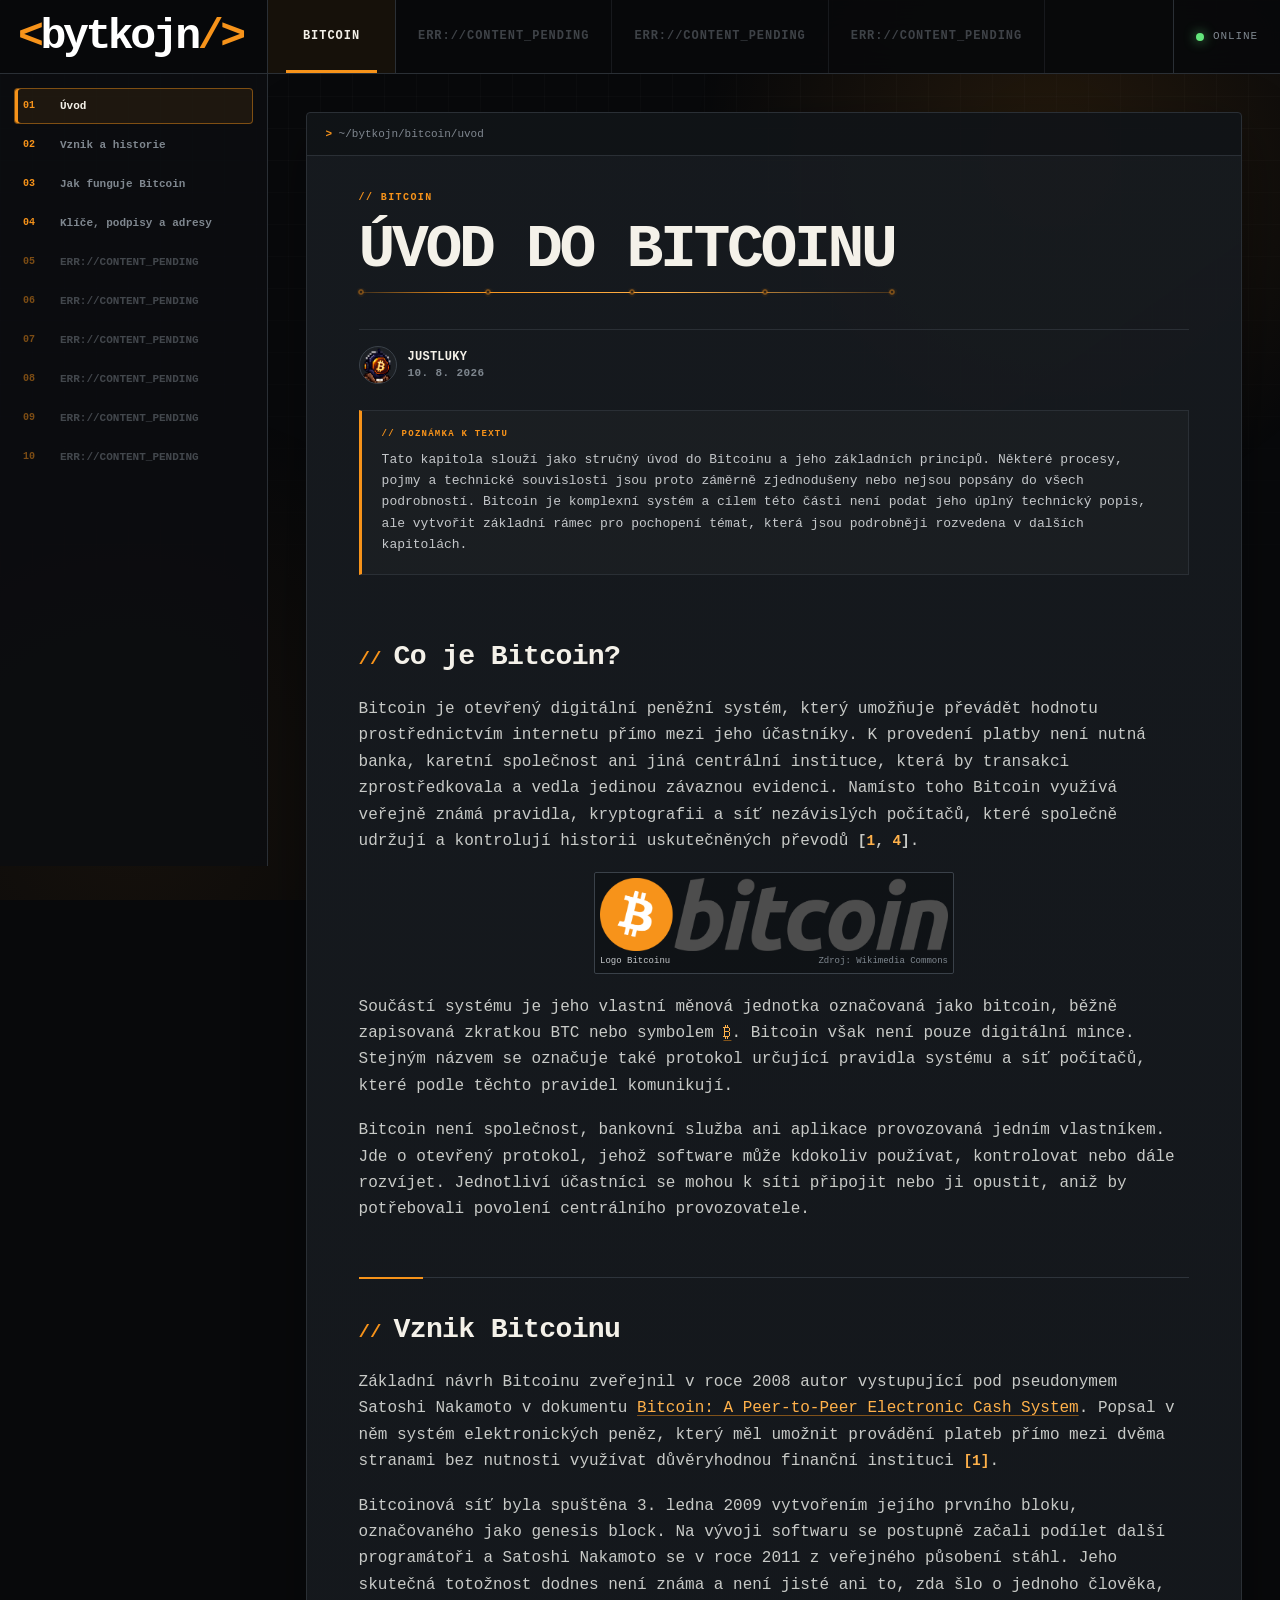
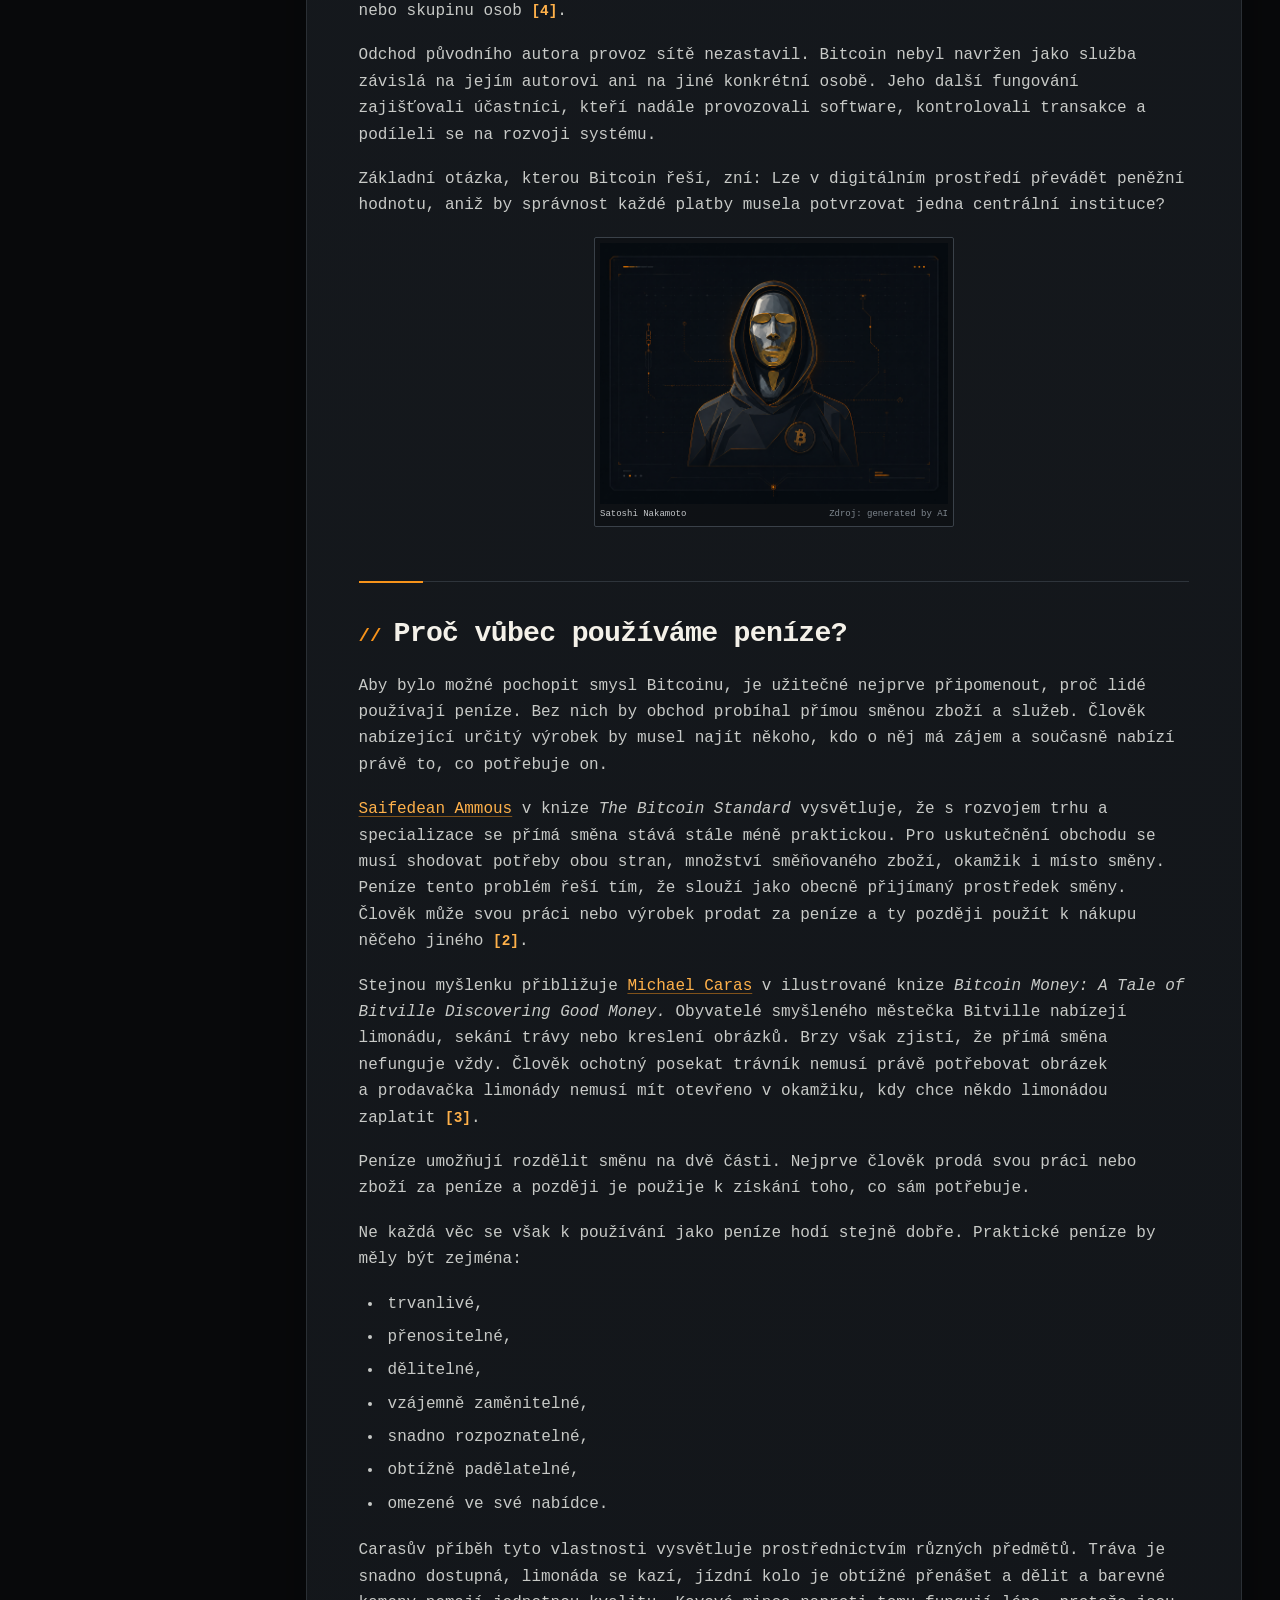
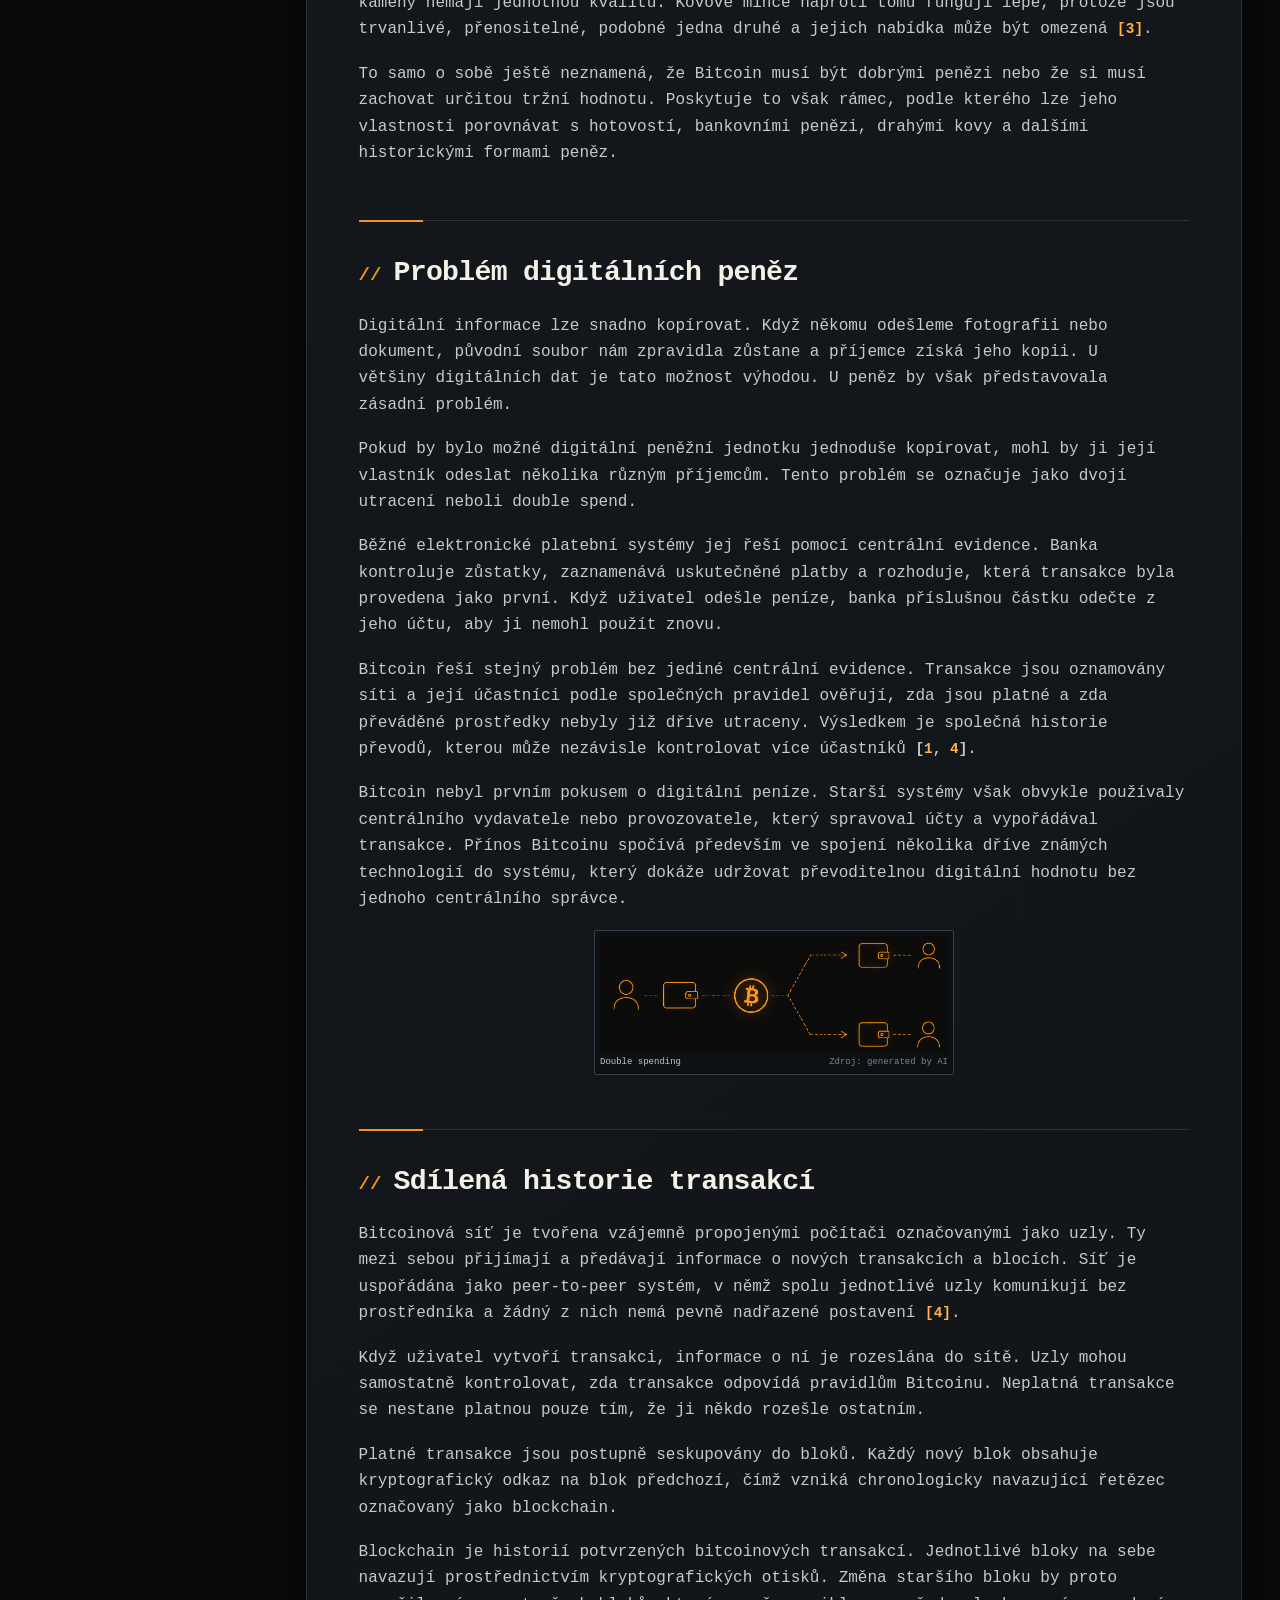
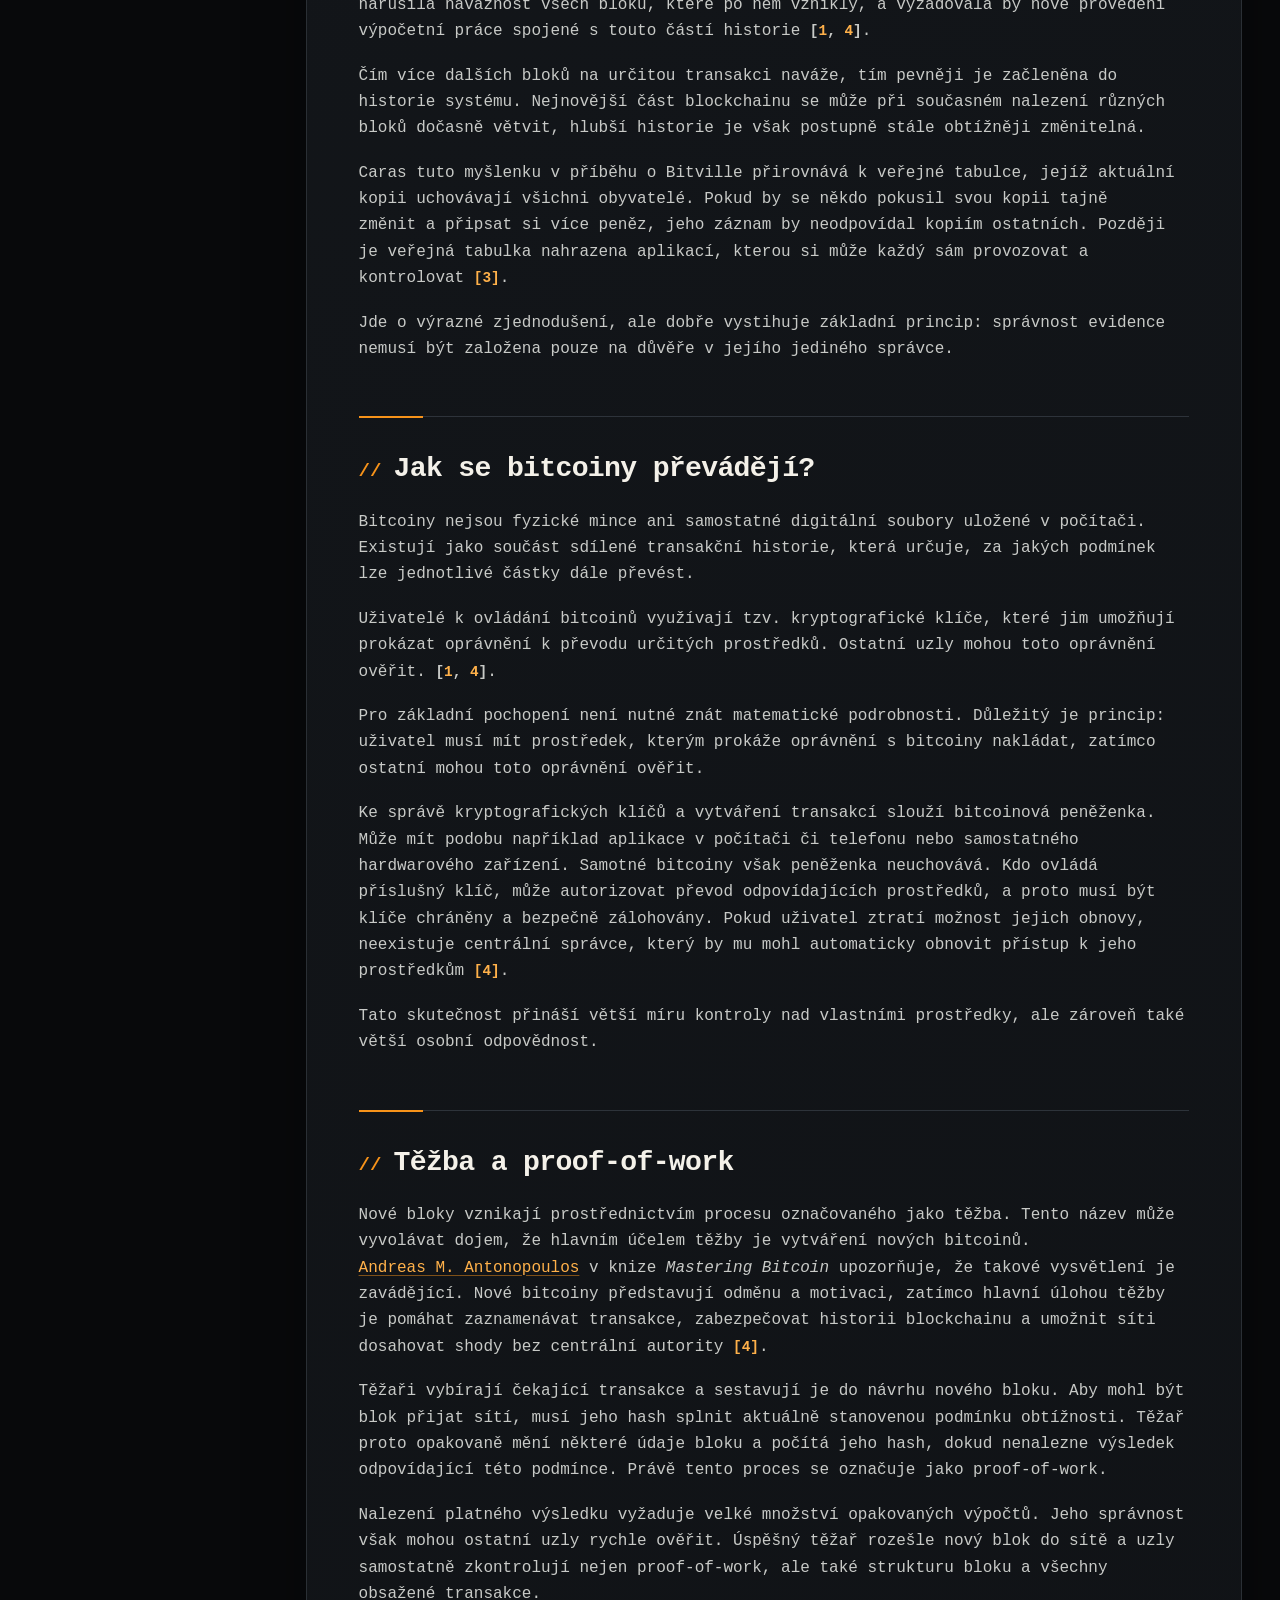
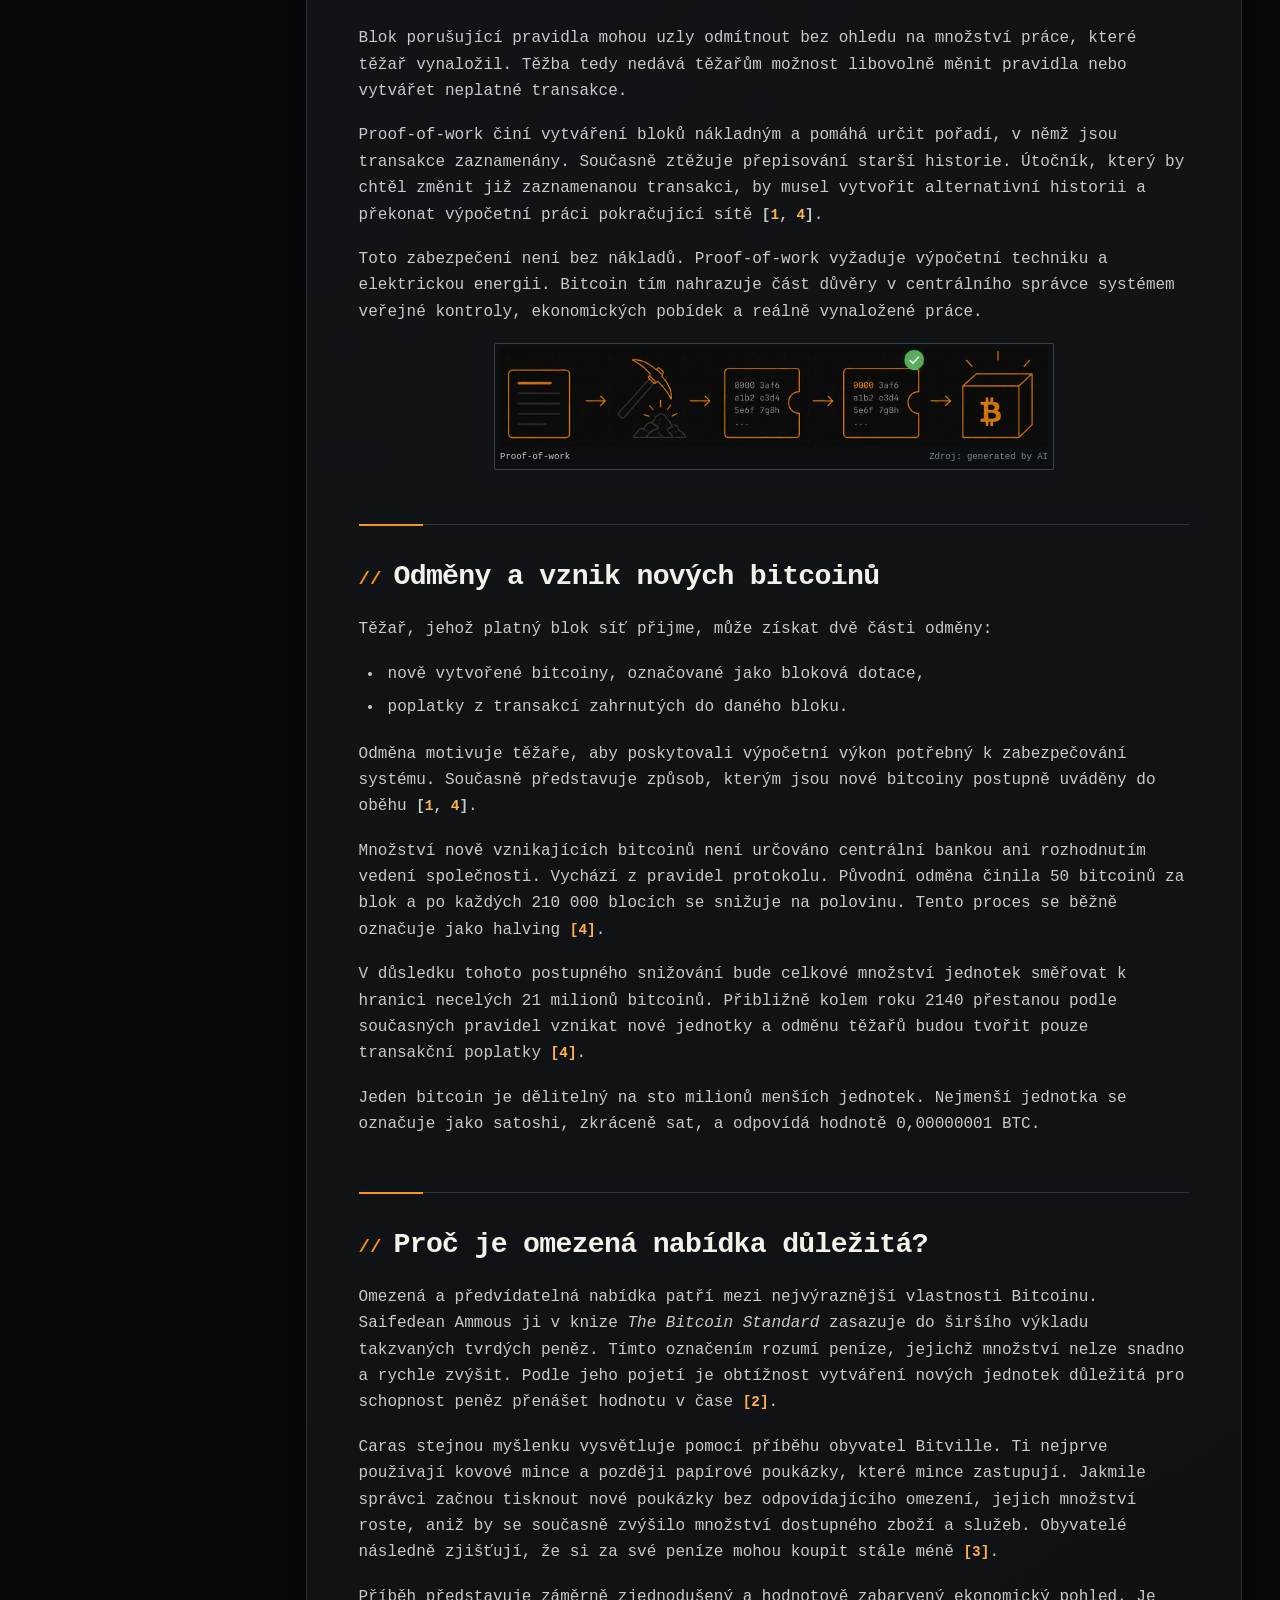
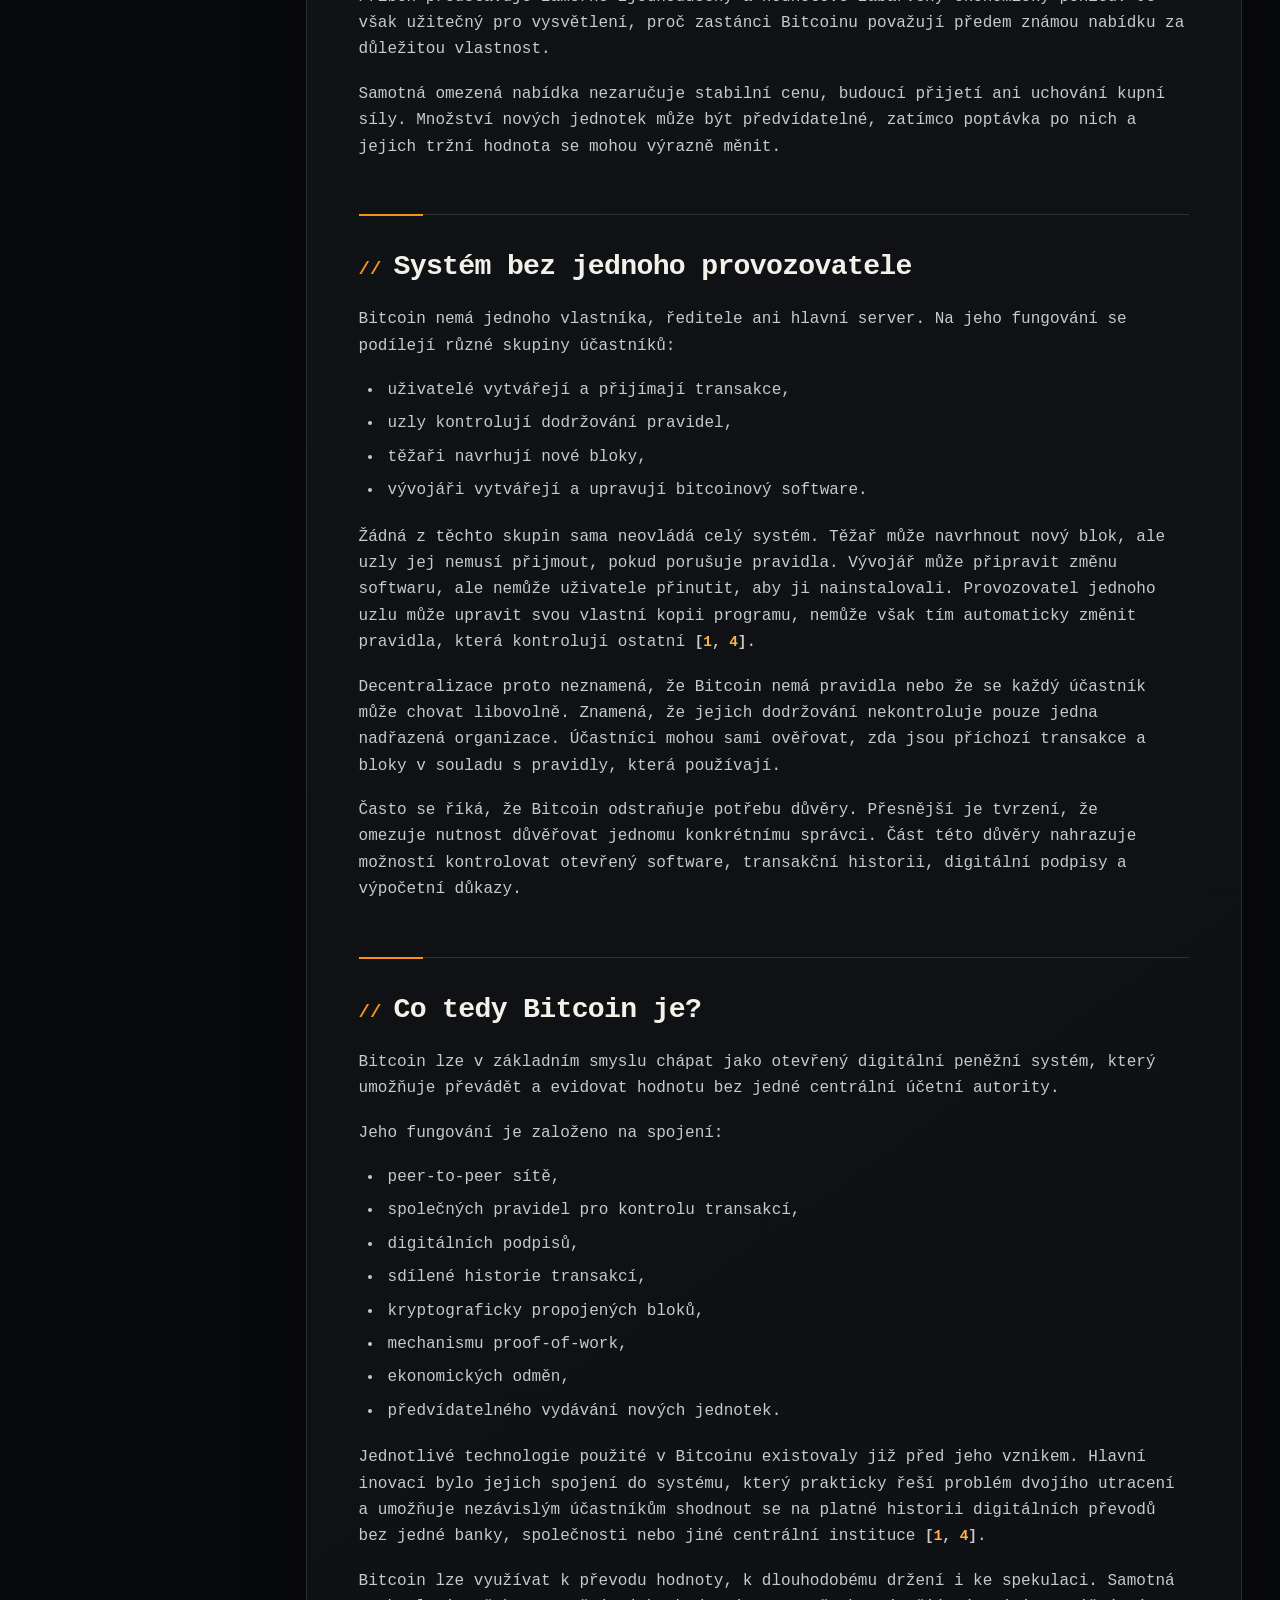
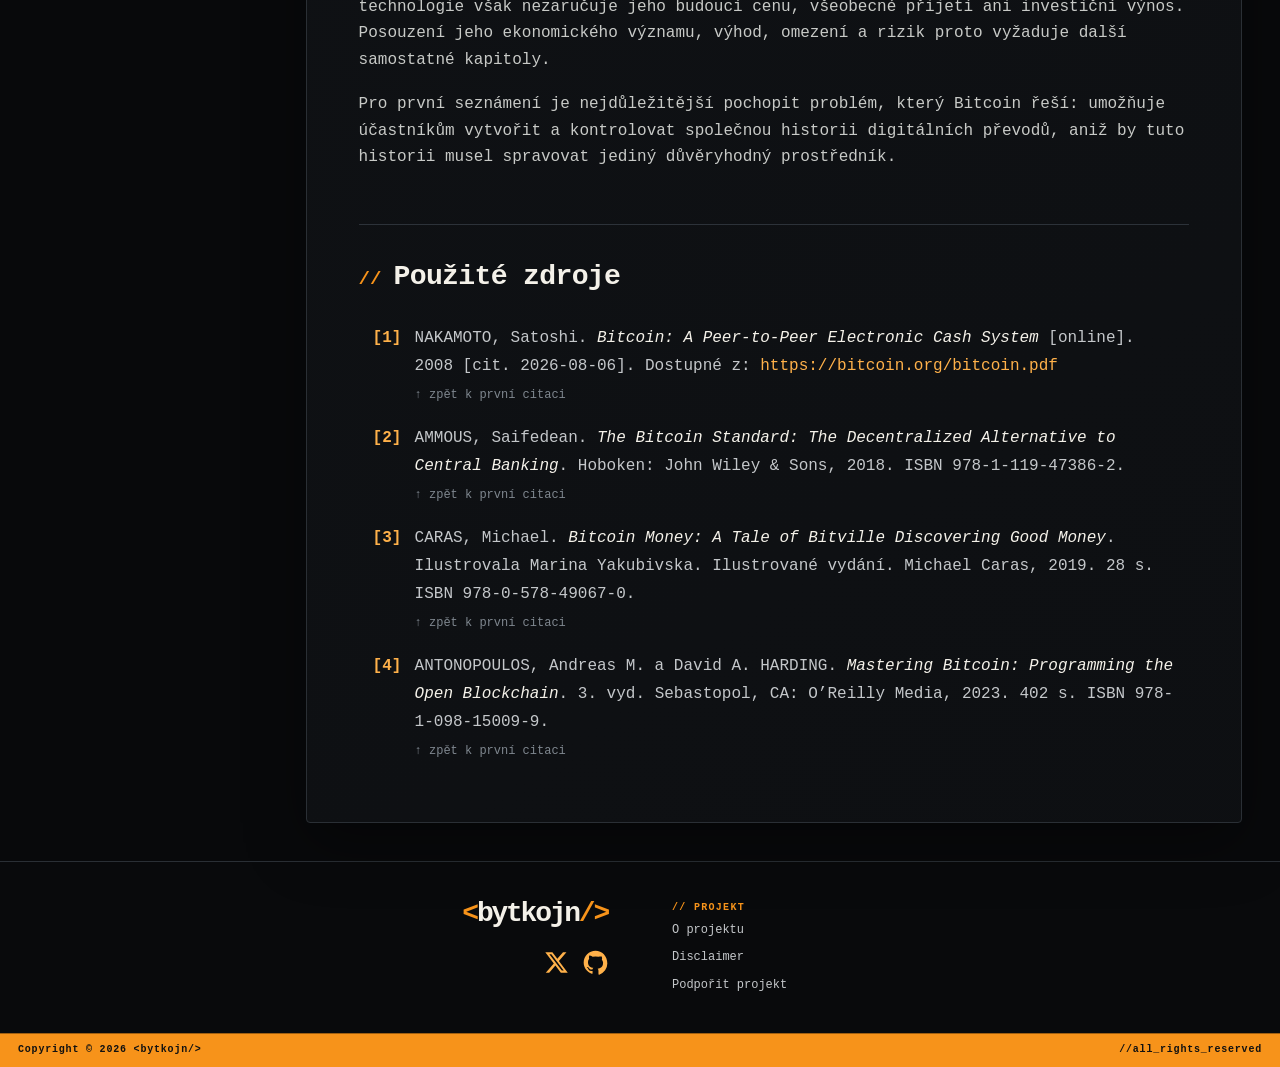
<file: bitcoin/uvod.html>
<!DOCTYPE html>
<html lang="cs">
  <head>
    <meta charset="utf-8">
    <meta content="width=device-width, initial-scale=1.0" name="viewport">
    <meta content="Základy Bitcoinu – úvod do sítě, protokolu, transakcí a fungování systému." name="description">
    <meta content="#0a0b0d" name="theme-color">
    
    <!-- Open Graph -->
    <meta property="og:locale" content="cs_CZ">
    <meta property="og:type" content="website">
    <meta property="og:site_name" content="&lt;bytkojn/&gt;">
    <meta property="og:title" content="Úvod do Bitcoinu // &lt;bytkojn/&gt;">
    <meta property="og:description" content="Základy Bitcoinu – úvod do sítě, protokolu, transakcí a fungování systému.">
    <meta property="og:url" content="https://bytkojn.cz/bitcoin/uvod.html">
    <meta property="og:image" content="https://bytkojn.cz/assets/media/social-preview.png">
    <meta property="og:image:width" content="1200">
    <meta property="og:image:height" content="630">
    <meta property="og:image:alt" content="Úvod do Bitcoinu // &lt;bytkojn/&gt;">

    <!-- X / Twitter -->
    <meta name="twitter:card" content="summary_large_image">
    <meta name="twitter:title" content="Úvod do Bitcoinu // &lt;bytkojn/&gt;">
    <meta name="twitter:description" content="Základy Bitcoinu – úvod do sítě, protokolu, transakcí a fungování systému.">
    <meta name="twitter:image" content="https://bytkojn.cz/assets/media/social-preview.png">
    <meta name="twitter:image:alt" content="Úvod do Bitcoinu // &lt;bytkojn/&gt;">

    <link rel="canonical" href="https://bytkojn.cz/bitcoin/uvod.html">
    <link href="../assets/media/favicon.svg" rel="icon" type="image/svg+xml">
    <link href="../assets/css/styles.css?v=20260813-1" rel="stylesheet">
    <title>Úvod do Bitcoinu // &lt;bytkojn/&gt;</title>
  </head>
  <body class="page-bitcoin page-bitcoin-article article-text-page article-terminal-page">
    <div aria-hidden="true" class="background-grid"></div>
    <header class="topbar" id="siteHeader"></header>
    <div class="app-shell">
      <aside class="sidebar" id="sidebar" aria-label="Obsah sekce Bitcoin"></aside>
      <main class="content-area" id="mainContent">
        <article class="article-panel article-page-panel">
          <div class="terminal-bar article-terminal-bar">
            <div class="terminal-path">
            ~/bytkojn/bitcoin/uvod
          </div>
          </div>
          <header class="article-header">
            <p class="article-header-kicker">// BITCOIN</p>
            <h1 id="contentTitle" class="bitcoin-title-enhanced" aria-label="Úvod do Bitcoinu">
              <span class="bitcoin-title-word" data-title="ÚVOD DO BITCOINU" aria-hidden="true">ÚVOD DO BITCOINU</span>
              <span class="bitcoin-title-chain" aria-hidden="true">
                <span class="bitcoin-title-chain-line"></span>
                <span class="bitcoin-title-chain-node"></span>
                <span class="bitcoin-title-chain-node"></span>
                <span class="bitcoin-title-chain-node"></span>
                <span class="bitcoin-title-chain-node"></span>
                <span class="bitcoin-title-chain-node"></span>
              </span>
            </h1>
            <svg class="article-header-circuit article-header-circuit-intro" viewBox="0 0 240 180" preserveAspectRatio="xMaxYMin meet" aria-hidden="true" focusable="false">
              <defs>
                <filter id="articleCircuitGlowIntro" x="-100%" y="-100%" width="300%" height="300%">
                  <fegaussianblur stdDeviation="4.5" result="blur"></fegaussianblur>
                  <femerge>
                    <femergenode in="blur"></femergenode>
                    <femergenode in="SourceGraphic"></femergenode>
                  </femerge>
                </filter>
              </defs>
              <path class="circuit-trace" d="M28 0 V32 H72 V66 H48 V112 H92 V180"></path>
              <path class="circuit-trace circuit-trace-faint" d="M98 0 V26 H132 V58 H108 V104 H154 V144 H136 V180"></path>
              <path class="circuit-trace" d="M172 0 V38 H214 V74 H184 V116 H228 V180"></path>
              <path class="circuit-trace circuit-trace-faint" d="M240 18 H210 V54 H232 V98 H198 V138 H218 V180"></path>
              <path class="circuit-trace circuit-trace-active" d="M60 0 V38 H106 V78 H144 V120 H190 V180"></path>
              <circle class="circuit-node" cx="72" cy="32" r="5"></circle>
              <circle class="circuit-node" cx="48" cy="112" r="5"></circle>
              <circle class="circuit-node" cx="132" cy="58" r="5"></circle>
              <circle class="circuit-node" cx="184" cy="116" r="5"></circle>
              <circle class="circuit-node" cx="228" cy="74" r="5"></circle>
              <circle class="circuit-node circuit-node-active" cx="106" cy="38" r="6" filter="url(#articleCircuitGlowIntro)"></circle>
              <circle class="circuit-node circuit-node-active circuit-node-delay" cx="190" cy="120" r="6" filter="url(#articleCircuitGlowIntro)"></circle>
              <g class="circuit-marks">
                <rect x="214" y="18" width="6" height="6"></rect>
                <rect x="224" y="18" width="6" height="6"></rect>
                <rect x="214" y="28" width="6" height="6"></rect>
                <rect x="32" y="148" width="6" height="6"></rect>
                <rect x="42" y="148" width="6" height="6"></rect>
                <rect x="32" y="158" width="6" height="6"></rect>
              </g>
            </svg>
          </header>
          <div class="article-meta" aria-label="Informace o článku">
            <img class="article-meta-avatar" src="../assets/media/author_justluky.png" alt="" decoding="async">
            <div class="article-meta-copy">
              <span class="article-meta-author">justluky</span>
              <time class="article-meta-date" datetime="2026-08-10">10. 8. 2026</time>
            </div>
          </div>
          <div class="article-intro-note" role="note">
            <span class="article-intro-note-label">// POZNÁMKA K TEXTU</span>
            <p>
            Tato kapitola slouží jako stručný úvod do Bitcoinu a jeho základních principů.
            Některé procesy, pojmy a technické souvislosti jsou proto záměrně zjednodušeny
            nebo nejsou popsány do všech podrobností. Bitcoin je komplexní systém a cílem
            této části není podat jeho úplný technický popis, ale vytvořit základní rámec
            pro pochopení témat, která jsou podrobněji rozvedena v dalších kapitolách.
          </p>
          </div>
          <div class="article-content">
            <section aria-labelledby="co-je-bitcoin" class="article-text-section">
              <h2 id="co-je-bitcoin">Co je Bitcoin?</h2>
              <p>Bitcoin je otevřený digitální peněžní systém, který umožňuje převádět hodnotu prostřednictvím internetu
              přímo mezi jeho účastníky. K provedení platby není nutná banka, karetní společnost ani jiná centrální
              instituce, která by transakci zprostředkovala a vedla jedinou závaznou evidenci. Namísto toho Bitcoin
              využívá veřejně známá pravidla, kryptografii a síť nezávislých počítačů, které společně udržují a
              kontrolují historii uskutečněných převodů <span aria-label="Zdroje 1, 4" class="citation-group">[<a aria-label="Přejít na zdroj 1" href="#ref-1" id="cite-1">1</a>, <a aria-label="Přejít na zdroj 4" href="#ref-4" id="cite-4">4</a>]</span>.
            </p>
              <figure class="article-figure-compact">
                <img src="../assets/media/bitcoin_logo.webp" alt="Logo Bitcoinu" decoding="async" loading="lazy">
                <figcaption>
                  <span class="figure-caption">Logo Bitcoinu</span>
                  <span class="figure-source">Zdroj: Wikimedia Commons</span>
                </figcaption>
              </figure>
              <p>Součástí systému je jeho vlastní měnová jednotka označovaná jako bitcoin, běžně zapisovaná zkratkou BTC
              nebo symbolem <button class="term" type="button" data-term="bitcoin-symbol">₿</button>. 
              Bitcoin však není pouze digitální mince. Stejným názvem se označuje také protokol
              určující pravidla systému a síť počítačů, které podle těchto pravidel komunikují.</p>
              <p>Bitcoin není společnost, bankovní služba ani aplikace provozovaná jedním vlastníkem. Jde o otevřený
              protokol, jehož software může kdokoliv používat, kontrolovat nebo dále rozvíjet. Jednotliví účastníci se
              mohou k síti připojit nebo ji opustit, aniž by potřebovali povolení centrálního provozovatele.</p>
            </section>
            <section aria-labelledby="vznik-bitcoinu" class="article-text-section">
              <h2 id="vznik-bitcoinu">Vznik Bitcoinu</h2>
              <p>Základní návrh Bitcoinu zveřejnil v roce 2008 autor vystupující pod pseudonymem Satoshi Nakamoto v
              dokumentu <a class="article-inline-link" href="https://bitcoin.org/bitcoin.pdf" target="_blank" rel="noopener noreferrer">Bitcoin: A Peer-to-Peer Electronic Cash System</a>. Popsal v něm systém elektronických peněz, který
              měl umožnit provádění plateb přímo mezi dvěma stranami bez nutnosti využívat důvěryhodnou finanční
              instituci <a aria-label="Přejít na zdroj 1" class="citation" href="#ref-1">[1]</a>.</p>
              <p>Bitcoinová síť byla spuštěna 3. ledna 2009 vytvořením jejího prvního bloku, označovaného jako genesis block. Na vývoji softwaru se postupně začali podílet další programátoři a Satoshi Nakamoto se v roce 2011
              z veřejného působení stáhl. Jeho skutečná totožnost dodnes není známa a není jisté ani to, zda šlo o
              jednoho člověka, nebo skupinu osob <a aria-label="Přejít na zdroj 4" class="citation" href="#ref-4">[4]</a>.</p>
              <p>Odchod původního autora provoz sítě nezastavil. Bitcoin nebyl navržen jako služba závislá na jejím autorovi ani
              na jiné konkrétní osobě. Jeho další fungování zajišťovali účastníci, kteří nadále provozovali software,
              kontrolovali transakce a podíleli se na rozvoji systému.</p>
              <p>Základní otázka, kterou Bitcoin řeší, zní: Lze v digitálním prostředí převádět peněžní hodnotu, aniž by
              správnost každé platby musela potvrzovat jedna centrální instituce?</p>
              <figure class="article-figure-compact">
                <img src="../assets/media/satoshi_nakamoto.png" alt="Satoshi Nakamoto" decoding="async" loading="lazy">
                <figcaption>
                  <span class="figure-caption">Satoshi Nakamoto</span>
                  <span class="figure-source">Zdroj: generated by AI</span>
                </figcaption>
              </figure>
            </section>
            <section aria-labelledby="proc-pouzivame-penize" class="article-text-section">
              <h2 id="proc-pouzivame-penize">Proč vůbec používáme peníze?</h2>
              <p>Aby bylo možné pochopit smysl Bitcoinu, je užitečné nejprve připomenout, proč lidé používají peníze. Bez
              nich by obchod probíhal přímou směnou zboží a služeb. Člověk nabízející určitý výrobek by musel najít
              někoho, kdo o něj má zájem a současně nabízí právě to, co potřebuje on.</p>
              <p>
                <button class="term" type="button" data-term="saifedean-ammous">Saifedean Ammous</button> v knize <em>The Bitcoin Standard</em> vysvětluje, že s rozvojem trhu a specializace se přímá
              směna stává stále méně praktickou. Pro uskutečnění obchodu se musí shodovat potřeby obou stran, množství
              směňovaného zboží, okamžik i místo směny. Peníze tento problém řeší tím, že slouží jako obecně přijímaný
              prostředek směny. Člověk může svou práci nebo výrobek prodat za peníze a ty později použít k nákupu něčeho
              jiného <a aria-label="Přejít na zdroj 2" class="citation" href="#ref-2" id="cite-2">[2]</a>.</p>
              <p>Stejnou myšlenku přibližuje <button class="term" type="button" data-term="michael-caras">Michael Caras</button> v ilustrované knize <em>Bitcoin Money: A Tale of Bitville
              Discovering Good Money.</em> Obyvatelé smyšleného městečka Bitville nabízejí limonádu, sekání trávy nebo
              kreslení obrázků. Brzy však zjistí, že přímá směna nefunguje vždy. Člověk ochotný posekat trávník nemusí
              právě potřebovat obrázek a prodavačka limonády nemusí mít otevřeno v okamžiku, kdy chce někdo limonádou
              zaplatit <a aria-label="Přejít na zdroj 3" class="citation" href="#ref-3" id="cite-3">[3]</a>.</p>
              <p>Peníze umožňují rozdělit směnu na dvě části. Nejprve člověk prodá svou práci nebo zboží za peníze a
              později je použije k získání toho, co sám potřebuje.</p>
              <p>Ne každá věc se však k používání jako peníze hodí stejně dobře. Praktické peníze by měly být zejména:</p>
              <ul class="article-list">
                <li>trvanlivé,</li>
                <li>přenositelné,</li>
                <li>dělitelné,</li>
                <li>vzájemně zaměnitelné,</li>
                <li>snadno rozpoznatelné,</li>
                <li>obtížně padělatelné,</li>
                <li>omezené ve své nabídce.</li>
              </ul>
              <p>Carasův příběh tyto vlastnosti vysvětluje prostřednictvím různých předmětů. Tráva je snadno dostupná,
              limonáda se kazí, jízdní kolo je obtížné přenášet a dělit a barevné kameny nemají jednotnou kvalitu.
              Kovové mince naproti tomu fungují lépe, protože jsou trvanlivé, přenositelné, podobné jedna druhé a jejich
              nabídka může být omezená <a aria-label="Přejít na zdroj 3" class="citation" href="#ref-3">[3]</a>.</p>
              <p>To samo o sobě ještě neznamená, že Bitcoin musí být dobrými penězi nebo že si musí zachovat určitou tržní
              hodnotu. Poskytuje to však rámec, podle kterého lze jeho vlastnosti porovnávat s hotovostí, bankovními
              penězi, drahými kovy a dalšími historickými formami peněz.</p>
            </section>
            <section aria-labelledby="problem-digitalnich-penez" class="article-text-section">
              <h2 id="problem-digitalnich-penez">Problém digitálních peněz</h2>
              <p>Digitální informace lze snadno kopírovat. Když někomu odešleme fotografii nebo dokument, původní soubor
              nám zpravidla zůstane a příjemce získá jeho kopii. U většiny digitálních dat je tato možnost výhodou. U
              peněz by však představovala zásadní problém.</p>
              <p>Pokud by bylo možné digitální peněžní jednotku jednoduše kopírovat, mohl by ji její vlastník odeslat
              několika různým příjemcům. Tento problém se označuje jako dvojí utracení neboli double spend.</p>
              <p>Běžné elektronické platební systémy jej řeší pomocí centrální evidence. Banka kontroluje zůstatky,
              zaznamenává uskutečněné platby a rozhoduje, která transakce byla provedena jako první. Když uživatel
              odešle peníze, banka příslušnou částku odečte z jeho účtu, aby ji nemohl použít znovu.</p>
              <p>Bitcoin řeší stejný problém bez jediné centrální evidence. Transakce jsou oznamovány síti a její
              účastníci podle společných pravidel ověřují, zda jsou platné a zda převáděné prostředky nebyly již dříve
              utraceny. Výsledkem je společná historie převodů, kterou může nezávisle kontrolovat více účastníků <span aria-label="Zdroje 1, 4" class="citation-group">[<a aria-label="Přejít na zdroj 1" href="#ref-1">1</a>,
                <a aria-label="Přejít na zdroj 4" href="#ref-4">4</a>]</span>.</p>
              <p>Bitcoin nebyl prvním pokusem o digitální peníze. Starší systémy však obvykle používaly centrálního
              vydavatele nebo provozovatele, který spravoval účty a vypořádával transakce. Přínos Bitcoinu spočívá
              především ve spojení několika dříve známých technologií do systému, který dokáže udržovat převoditelnou
              digitální hodnotu bez jednoho centrálního správce.</p>
              <figure class="article-figure-compact">
                <img src="../assets/media/double_spending.png" alt="Double spending" decoding="async" loading="lazy">
                <figcaption>
                  <span class="figure-caption">Double spending</span>
                  <span class="figure-source">Zdroj: generated by AI</span>
                </figcaption>
              </figure>
            </section>
            <section aria-labelledby="sdilena-historie-transakci" class="article-text-section">
              <h2 id="sdilena-historie-transakci">Sdílená historie transakcí</h2>
              <p>Bitcoinová síť je tvořena vzájemně propojenými počítači označovanými jako uzly. Ty mezi sebou přijímají a
              předávají informace o nových transakcích a blocích. Síť je uspořádána jako peer-to-peer systém, v němž spolu jednotlivé uzly komunikují bez prostředníka a žádný z nich nemá pevně nadřazené postavení <a aria-label="Přejít na zdroj 4" class="citation" href="#ref-4">[4]</a>.</p>
              <p>Když uživatel vytvoří transakci, informace o ní je rozeslána do sítě. Uzly mohou samostatně kontrolovat,
              zda transakce odpovídá pravidlům Bitcoinu. Neplatná transakce se nestane platnou pouze tím, že ji někdo
              rozešle ostatním.</p>
              <p>Platné transakce jsou postupně seskupovány do bloků. Každý nový blok obsahuje kryptografický odkaz na
              blok předchozí, čímž vzniká chronologicky navazující řetězec označovaný jako blockchain.</p>
              <p>Blockchain je historií potvrzených bitcoinových transakcí. Jednotlivé bloky na sebe navazují
              prostřednictvím kryptografických otisků. Změna staršího bloku by proto narušila návaznost všech bloků,
              které po něm vznikly, a vyžadovala by nové provedení výpočetní práce spojené s touto částí historie <span aria-label="Zdroje 1, 4" class="citation-group">[<a aria-label="Přejít na zdroj 1" href="#ref-1">1</a>,
                <a aria-label="Přejít na zdroj 4" href="#ref-4">4</a>]</span>.</p>
              <p>Čím více dalších bloků na určitou transakci naváže, tím pevněji je začleněna do historie systému.
              Nejnovější část blockchainu se může při současném nalezení různých bloků dočasně větvit, hlubší historie
              je však postupně stále obtížněji změnitelná.</p>
              <p>Caras tuto myšlenku v příběhu o Bitville přirovnává k veřejné tabulce, jejíž aktuální kopii uchovávají
              všichni obyvatelé. Pokud by se někdo pokusil svou kopii tajně změnit a připsat si více peněz, jeho záznam
              by neodpovídal kopiím ostatních. Později je veřejná tabulka nahrazena aplikací, kterou si může každý sám
              provozovat a kontrolovat <a aria-label="Přejít na zdroj 3" class="citation" href="#ref-3">[3]</a>.</p>
              <p>Jde o výrazné zjednodušení, ale dobře vystihuje základní princip: správnost evidence nemusí být založena
              pouze na důvěře v jejího jediného správce.</p>
            </section>
            <section aria-labelledby="jak-se-bitcoiny-prevadeji" class="article-text-section">
              <h2 id="jak-se-bitcoiny-prevadeji">Jak se bitcoiny převádějí?</h2>
              <p>Bitcoiny nejsou fyzické mince ani samostatné digitální soubory uložené v počítači. Existují jako součást
              sdílené transakční historie, která určuje, za jakých podmínek lze jednotlivé částky dále převést.</p>
              <p>Uživatelé k ovládání bitcoinů využívají tzv. kryptografické klíče, které jim umožňují prokázat oprávnění k převodu určitých prostředků. Ostatní uzly mohou toto oprávnění ověřit. <span aria-label="Zdroje 1, 4" class="citation-group">[<a aria-label="Přejít na zdroj 1" href="#ref-1">1</a>, <a aria-label="Přejít na zdroj 4" href="#ref-4">4</a>]</span>.</p>
              <p>Pro základní pochopení není nutné znát matematické podrobnosti. Důležitý je princip: uživatel musí mít
              prostředek, kterým prokáže oprávnění s bitcoiny nakládat, zatímco ostatní mohou toto oprávnění ověřit.</p>
              <p>Ke správě kryptografických klíčů a vytváření transakcí slouží bitcoinová peněženka. Může mít podobu například aplikace v počítači či telefonu nebo samostatného hardwarového zařízení. Samotné bitcoiny však peněženka neuchovává. Kdo ovládá příslušný klíč, může autorizovat převod odpovídajících prostředků, a proto musí být klíče chráněny a bezpečně zálohovány. Pokud uživatel ztratí možnost jejich obnovy, neexistuje centrální správce, který by mu mohl automaticky obnovit přístup k jeho prostředkům <a aria-label="Přejít na zdroj 4" class="citation" href="#ref-4">[4]</a>.</p>
              <p>Tato skutečnost přináší větší míru kontroly nad vlastními prostředky, ale zároveň také větší osobní
              odpovědnost.</p>
            </section>
            <section aria-labelledby="tezba-a-proof-of-work" class="article-text-section">
              <h2 id="tezba-a-proof-of-work">Těžba a proof-of-work</h2>
              <p>Nové bloky vznikají prostřednictvím procesu označovaného jako těžba. Tento název může vyvolávat dojem, že
              hlavním účelem těžby je vytváření nových bitcoinů. <button class="term" type="button" data-term="andreas-antonopoulos">Andreas M. Antonopoulos</button> v knize <em>Mastering Bitcoin</em> upozorňuje, že takové vysvětlení je zavádějící. Nové bitcoiny představují odměnu a motivaci, zatímco hlavní úlohou těžby je pomáhat
              zaznamenávat transakce, zabezpečovat historii blockchainu a umožnit síti dosahovat shody bez centrální
              autority <a aria-label="Přejít na zdroj 4" class="citation" href="#ref-4">[4]</a>.</p>
              <p>Těžaři vybírají čekající transakce a sestavují je do návrhu nového bloku. Aby mohl být blok přijat sítí, musí jeho hash splnit aktuálně stanovenou podmínku obtížnosti. Těžař proto opakovaně mění některé údaje bloku a počítá jeho hash, dokud nenalezne výsledek odpovídající této podmínce. Právě tento proces se označuje jako proof-of-work.</p>
              <p>Nalezení platného výsledku vyžaduje velké množství opakovaných výpočtů. Jeho správnost však mohou ostatní
              uzly rychle ověřit. Úspěšný těžař rozešle nový blok do sítě a uzly samostatně zkontrolují nejen
              proof-of-work, ale také strukturu bloku a všechny obsažené transakce.</p>
              <p>Blok porušující pravidla mohou uzly odmítnout bez ohledu na množství práce, které těžař vynaložil. Těžba
              tedy nedává těžařům možnost libovolně měnit pravidla nebo vytvářet neplatné transakce.</p>
              <p>Proof-of-work činí vytváření bloků nákladným a pomáhá určit pořadí, v němž jsou transakce zaznamenány.
              Současně ztěžuje přepisování starší historie. Útočník, který by chtěl změnit již zaznamenanou transakci,
              by musel vytvořit alternativní historii a překonat výpočetní práci pokračující sítě <span aria-label="Zdroje 1, 4" class="citation-group">[<a aria-label="Přejít na zdroj 1" href="#ref-1">1</a>,
                <a aria-label="Přejít na zdroj 4" href="#ref-4">4</a>]</span>.</p>
              <p>Toto zabezpečení není bez nákladů. Proof-of-work vyžaduje výpočetní techniku a elektrickou energii.
              Bitcoin tím nahrazuje část důvěry v centrálního správce systémem veřejné kontroly, ekonomických pobídek a
              reálně vynaložené práce.</p>
              <figure class="article-figure-compact article-figure-wide">
                <img src="../assets/media/proof_of_work.png" alt="Proof-of-work" decoding="async" loading="lazy">
                <figcaption>
                  <span class="figure-caption">Proof-of-work</span>
                  <span class="figure-source">Zdroj: generated by AI</span>
                </figcaption>
              </figure>
            </section>
            <section aria-labelledby="odmeny-a-vznik-novych-bitcoinu" class="article-text-section">
              <h2 id="odmeny-a-vznik-novych-bitcoinu">Odměny a vznik nových bitcoinů</h2>
              <p>Těžař, jehož platný blok síť přijme, může získat dvě části odměny:</p>
              <ul class="article-list">
                <li>nově vytvořené bitcoiny, označované jako bloková dotace,</li>
                <li>poplatky z transakcí zahrnutých do daného bloku.</li>
              </ul>
              <p>Odměna motivuje těžaře, aby poskytovali výpočetní výkon potřebný k zabezpečování systému. Současně
              představuje způsob, kterým jsou nové bitcoiny postupně uváděny do oběhu <span aria-label="Zdroje 1, 4" class="citation-group">[<a aria-label="Přejít na zdroj 1" href="#ref-1">1</a>, <a aria-label="Přejít na zdroj 4" href="#ref-4">4</a>]</span>.</p>
              <p>Množství nově vznikajících bitcoinů není určováno centrální bankou ani rozhodnutím vedení společnosti.
              Vychází z pravidel protokolu. Původní odměna činila 50 bitcoinů za blok a po každých 210 000 blocích se
              snižuje na polovinu. Tento proces se běžně označuje jako halving <a aria-label="Přejít na zdroj 4" class="citation" href="#ref-4">[4]</a>.</p>
              <p>V důsledku tohoto postupného snižování bude celkové množství jednotek směřovat k hranici necelých 21
              milionů bitcoinů. Přibližně kolem roku 2140 přestanou podle současných pravidel vznikat nové jednotky a
              odměnu těžařů budou tvořit pouze transakční poplatky <a aria-label="Přejít na zdroj 4" class="citation" href="#ref-4">[4]</a>.</p>
              <p>Jeden bitcoin je dělitelný na sto milionů menších jednotek. Nejmenší jednotka se označuje jako satoshi,
              zkráceně sat, a odpovídá hodnotě 0,00000001 BTC.</p>
            </section>
            <section aria-labelledby="proc-je-omezena-nabidka-dulezita" class="article-text-section">
              <h2 id="proc-je-omezena-nabidka-dulezita">Proč je omezená nabídka důležitá?</h2>
              <p>Omezená a předvídatelná nabídka patří mezi nejvýraznější vlastnosti Bitcoinu. Saifedean Ammous ji v knize
              <em>The Bitcoin Standard</em> zasazuje do širšího výkladu takzvaných tvrdých peněz. Tímto označením rozumí peníze,
              jejichž množství nelze snadno a rychle zvýšit. Podle jeho pojetí je obtížnost vytváření nových jednotek
              důležitá pro schopnost peněz přenášet hodnotu v čase <a aria-label="Přejít na zdroj 2" class="citation" href="#ref-2">[2]</a>.</p>
              <p>Caras stejnou myšlenku vysvětluje pomocí příběhu obyvatel Bitville. Ti nejprve používají kovové mince a
              později papírové poukázky, které mince zastupují. Jakmile správci začnou tisknout nové poukázky bez
              odpovídajícího omezení, jejich množství roste, aniž by se současně zvýšilo množství dostupného zboží a
              služeb. Obyvatelé následně zjišťují, že si za své peníze mohou koupit stále méně <a aria-label="Přejít na zdroj 3" class="citation" href="#ref-3">[3]</a>.</p>
              <p>Příběh představuje záměrně zjednodušený a hodnotově zabarvený ekonomický pohled. Je však užitečný pro
              vysvětlení, proč zastánci Bitcoinu považují předem známou nabídku za důležitou vlastnost.</p>
              <p>Samotná omezená nabídka nezaručuje stabilní cenu, budoucí přijetí ani uchování kupní síly. Množství
              nových jednotek může být předvídatelné, zatímco poptávka po nich a jejich tržní hodnota se mohou výrazně
              měnit.</p>
            </section>
            <section aria-labelledby="system-bez-jednoho-provozovatele" class="article-text-section">
              <h2 id="system-bez-jednoho-provozovatele">Systém bez jednoho provozovatele</h2>
              <p>Bitcoin nemá jednoho vlastníka, ředitele ani hlavní server. Na jeho fungování se podílejí různé skupiny
              účastníků:</p>
              <ul class="article-list">
                <li>uživatelé vytvářejí a přijímají transakce,</li>
                <li>uzly kontrolují dodržování pravidel,</li>
                <li>těžaři navrhují nové bloky,</li>
                <li>vývojáři vytvářejí a upravují bitcoinový software.</li>
              </ul>
              <p>Žádná z těchto skupin sama neovládá celý systém. Těžař může navrhnout nový blok, ale uzly jej nemusí
              přijmout, pokud porušuje pravidla. Vývojář může připravit změnu softwaru, ale nemůže uživatele přinutit,
              aby ji nainstalovali. Provozovatel jednoho uzlu může upravit svou vlastní kopii programu, nemůže však tím
              automaticky změnit pravidla, která kontrolují ostatní <span aria-label="Zdroje 1, 4" class="citation-group">[<a aria-label="Přejít na zdroj 1" href="#ref-1">1</a>, <a aria-label="Přejít na zdroj 4" href="#ref-4">4</a>]</span>.</p>
              <p>Decentralizace proto neznamená, že Bitcoin nemá pravidla nebo že se každý účastník může chovat libovolně.
              Znamená, že jejich dodržování nekontroluje pouze jedna nadřazená organizace. Účastníci mohou sami
              ověřovat, zda jsou příchozí transakce a bloky v souladu s pravidly, která používají.</p>
              <p>Často se říká, že Bitcoin odstraňuje potřebu důvěry. Přesnější je tvrzení, že omezuje nutnost důvěřovat
              jednomu konkrétnímu správci. Část této důvěry nahrazuje možností kontrolovat otevřený software, transakční
              historii, digitální podpisy a výpočetní důkazy.</p>
            </section>
            <section aria-labelledby="co-tedy-bitcoin-je" class="article-text-section">
              <h2 id="co-tedy-bitcoin-je">Co tedy Bitcoin je?</h2>
              <p>Bitcoin lze v základním smyslu chápat jako otevřený digitální peněžní systém, který umožňuje převádět a
              evidovat hodnotu bez jedné centrální účetní autority.</p>
              <p>Jeho fungování je založeno na spojení:</p>
              <ul class="article-list">
                <li>peer-to-peer sítě,</li>
                <li>společných pravidel pro kontrolu transakcí,</li>
                <li>digitálních podpisů,</li>
                <li>sdílené historie transakcí,</li>
                <li>kryptograficky propojených bloků,</li>
                <li>mechanismu proof-of-work,</li>
                <li>ekonomických odměn,</li>
                <li>předvídatelného vydávání nových jednotek.</li>
              </ul>
              <p>Jednotlivé technologie použité v Bitcoinu existovaly již před jeho vznikem. Hlavní inovací bylo jejich
              spojení do systému, který prakticky řeší problém dvojího utracení a umožňuje nezávislým účastníkům
              shodnout se na platné historii digitálních převodů bez jedné banky, společnosti nebo jiné centrální
              instituce <span aria-label="Zdroje 1, 4" class="citation-group">[<a aria-label="Přejít na zdroj 1" href="#ref-1">1</a>, <a aria-label="Přejít na zdroj 4" href="#ref-4">4</a>]</span>.</p>
              <p>Bitcoin lze využívat k převodu hodnoty, k dlouhodobému držení i ke spekulaci. Samotná technologie však
              nezaručuje jeho budoucí cenu, všeobecné přijetí ani investiční výnos. Posouzení jeho ekonomického významu,
              výhod, omezení a rizik proto vyžaduje další samostatné kapitoly.</p>
              <p>Pro první seznámení je nejdůležitější pochopit problém, který Bitcoin řeší: umožňuje účastníkům vytvořit
              a kontrolovat společnou historii digitálních převodů, aniž by tuto historii musel spravovat jediný
              důvěryhodný prostředník.</p>
            </section>
            <section aria-labelledby="pouzite-zdroje" class="article-text-section references-section">
              <h2 id="pouzite-zdroje">Použité zdroje</h2>
              <ol class="reference-list">
                <li class="reference-item" id="ref-1">
                  <span class="reference-number">[1]</span>NAKAMOTO, Satoshi. <span class="reference-title">Bitcoin: A Peer-to-Peer Electronic Cash System</span> [online]. 2008 [cit.
                2026-08-06]. Dostupné z: <a class="reference-link" href="https://bitcoin.org/bitcoin.pdf" rel="noopener noreferrer" target="_blank">https://bitcoin.org/bitcoin.pdf</a>
                  <br>
                  <a class="reference-back" href="#cite-1">↑ zpět k první citaci</a>
                </li>
                <li class="reference-item" id="ref-2">
                  <span class="reference-number">[2]</span>AMMOUS, Saifedean. <span class="reference-title">The Bitcoin Standard: The Decentralized Alternative to Central Banking</span>.
                Hoboken: John Wiley &amp; Sons, 2018. ISBN 978-1-119-47386-2.<br>
                  <a class="reference-back" href="#cite-2">↑ zpět k první citaci</a>
                </li>
                <li class="reference-item" id="ref-3">
                  <span class="reference-number">[3]</span>CARAS, Michael. <span class="reference-title">Bitcoin Money: A Tale of Bitville Discovering Good Money</span>. Ilustrovala
                Marina Yakubivska. Ilustrované vydání. Michael Caras, 2019. 28 s. ISBN 978-0-578-49067-0.<br>
                  <a class="reference-back" href="#cite-3">↑ zpět k první citaci</a>
                </li>
                <li class="reference-item" id="ref-4">
                  <span class="reference-number">[4]</span>ANTONOPOULOS, Andreas M. a
                David A. HARDING. <span class="reference-title">Mastering Bitcoin: Programming the Open
                  Blockchain</span>. 3. vyd. Sebastopol, CA: O’Reilly Media, 2023. 402 s. ISBN
                978-1-098-15009-9.<br>
                  <a class="reference-back" href="#cite-4">↑ zpět k první citaci</a>
                </li>
              </ol>
            </section>
          </div>
        </article>
      </main>
    </div>
    <footer class="site-footer" id="siteFooter"></footer>
    <noscript>
      <div class="noscript-message">
      Bez JavaScriptu zůstanou všechny články dostupné; vypnuté budou pouze drobné animace.
    </div>
    </noscript>
    <script src="../assets/js/app.js?v=20260813-2"></script>
    <script src="../assets/data/terms-data.js?v=20260810-1"></script>
    <script src="../assets/js/terms.js?v=20260810-2"></script>
  </body>
</html>
</file>
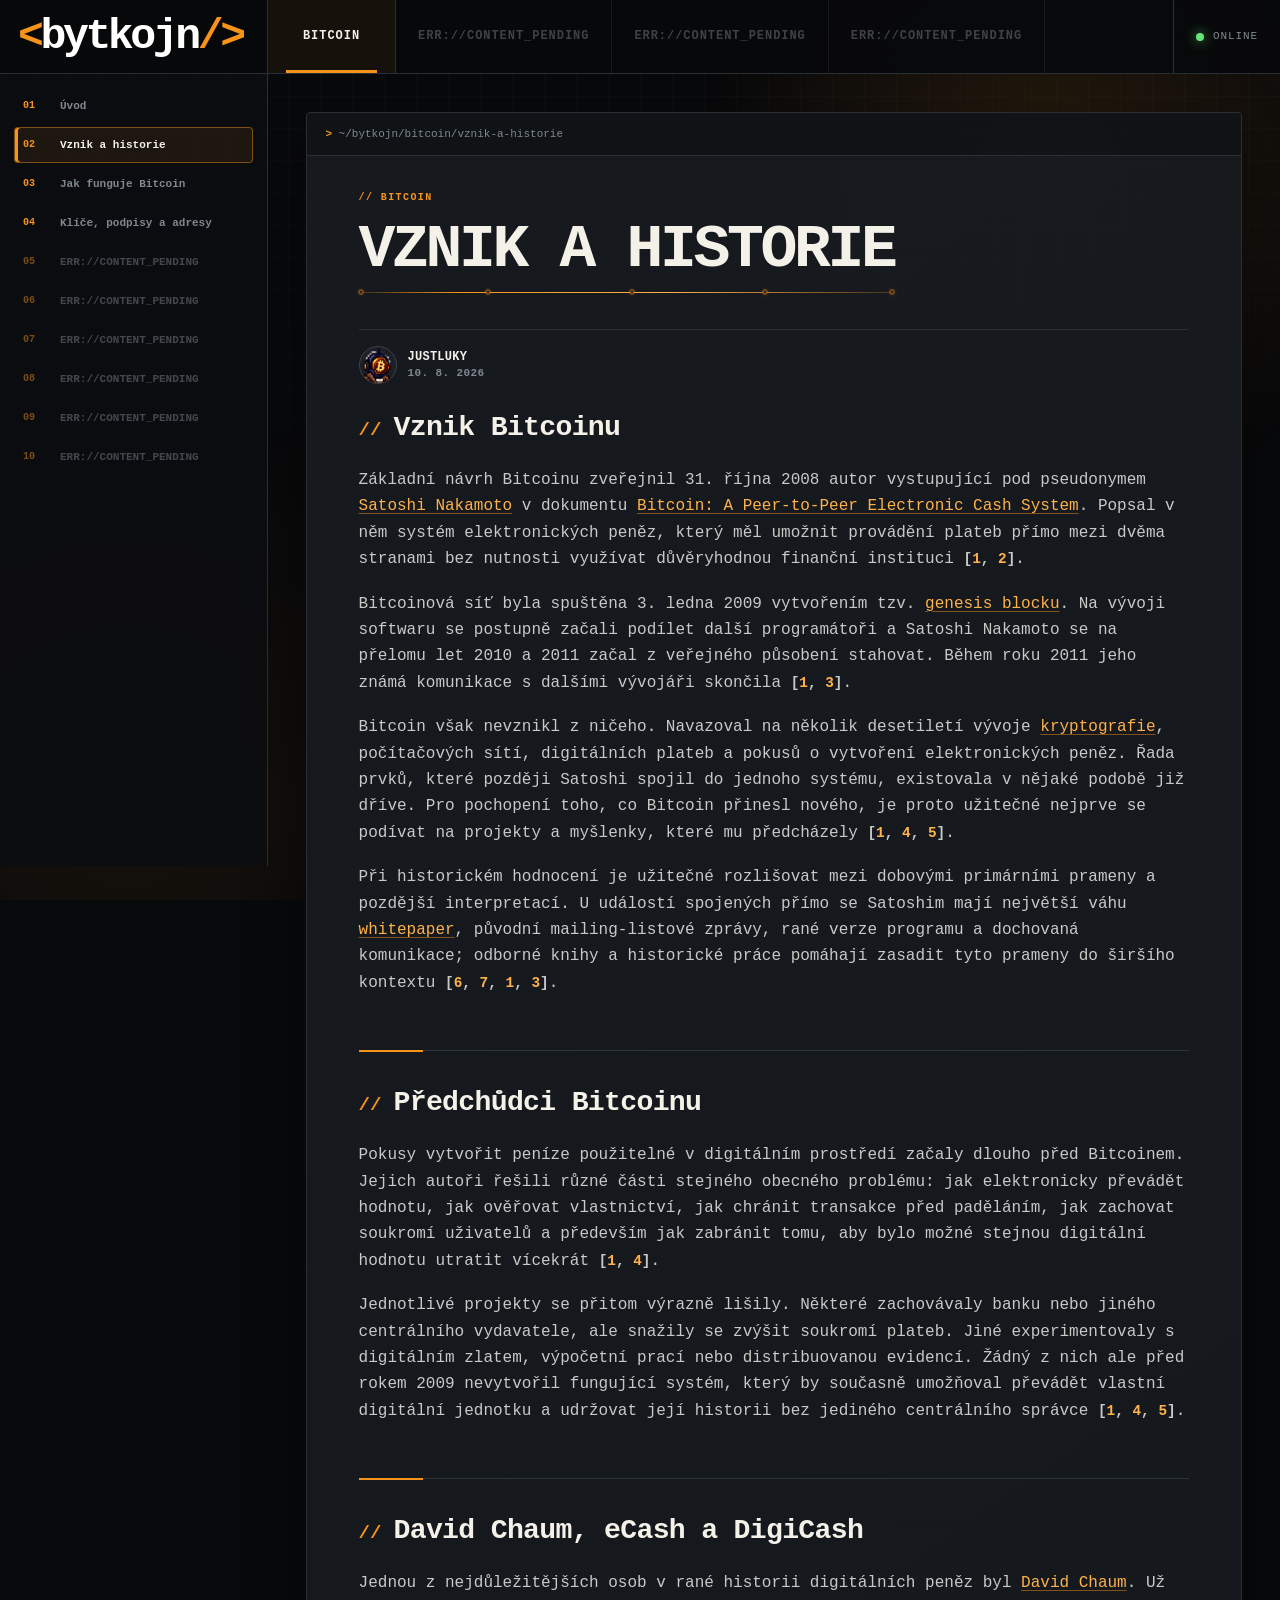
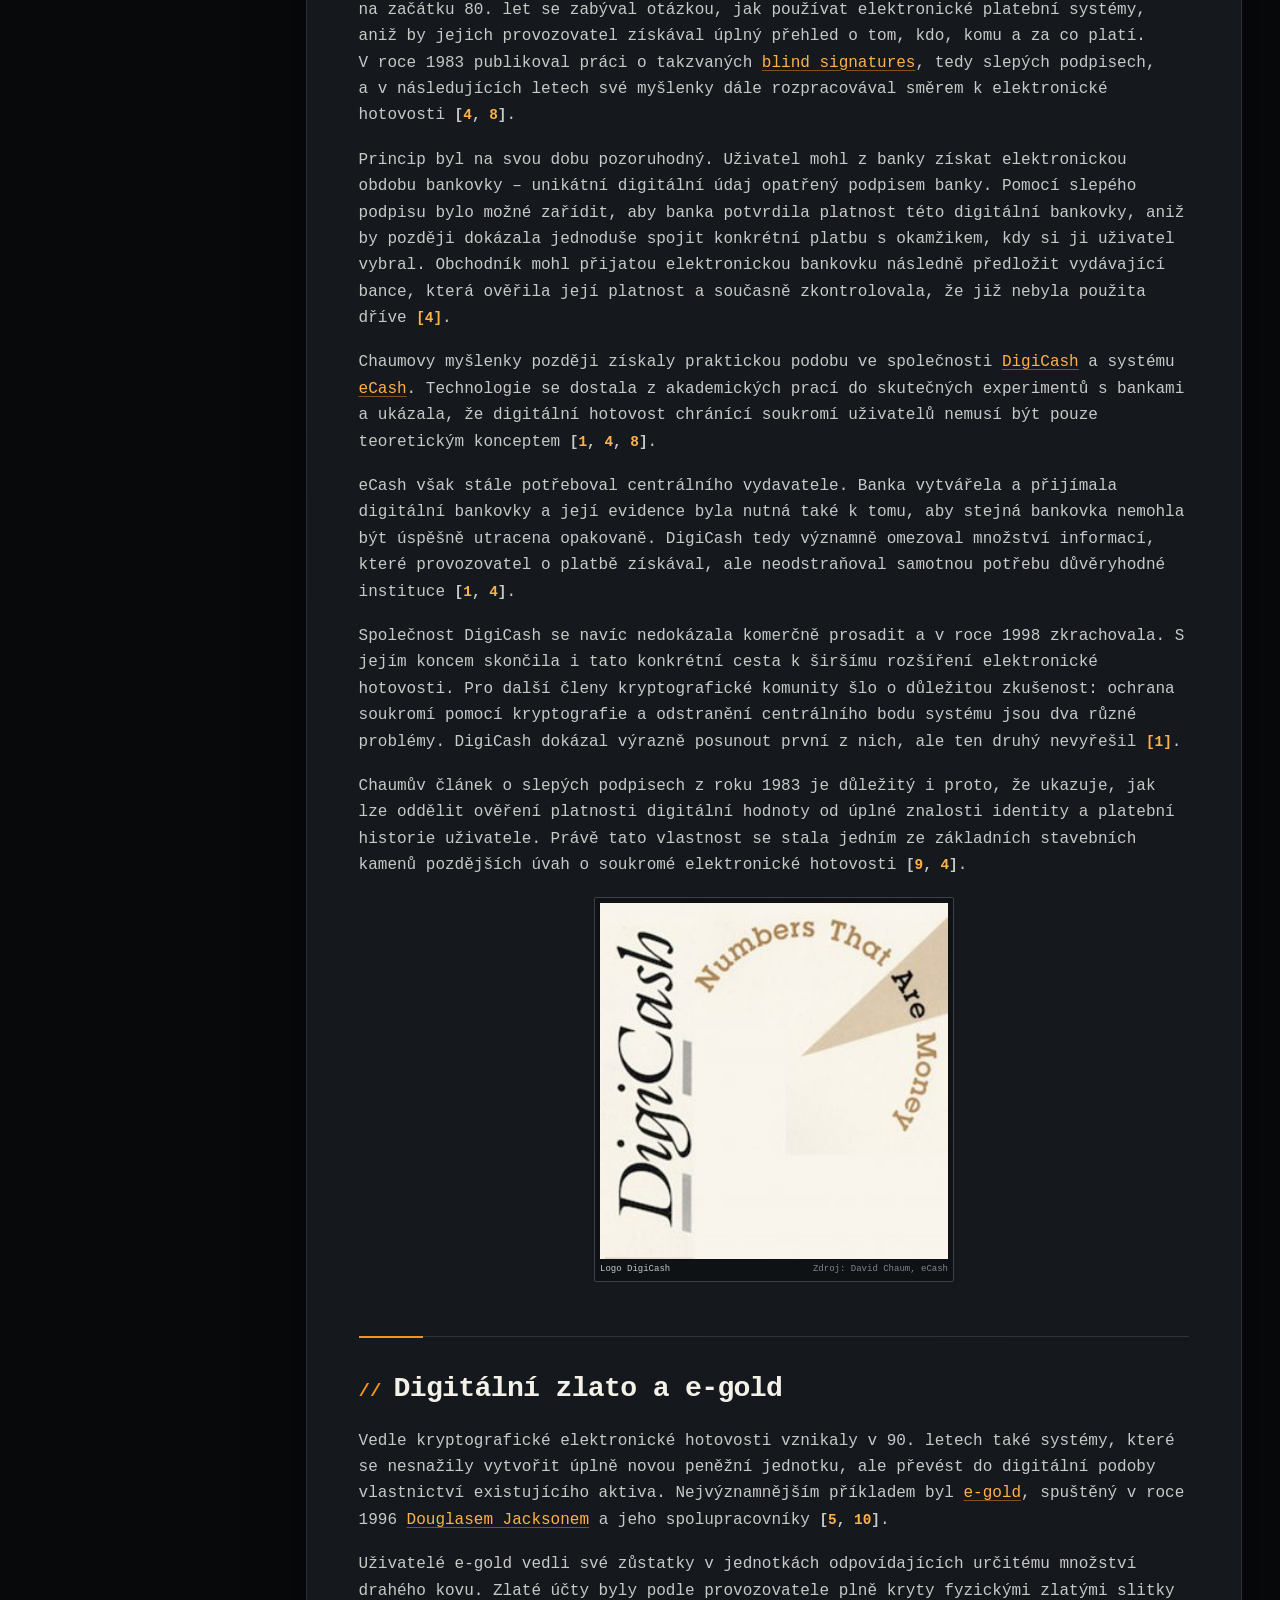
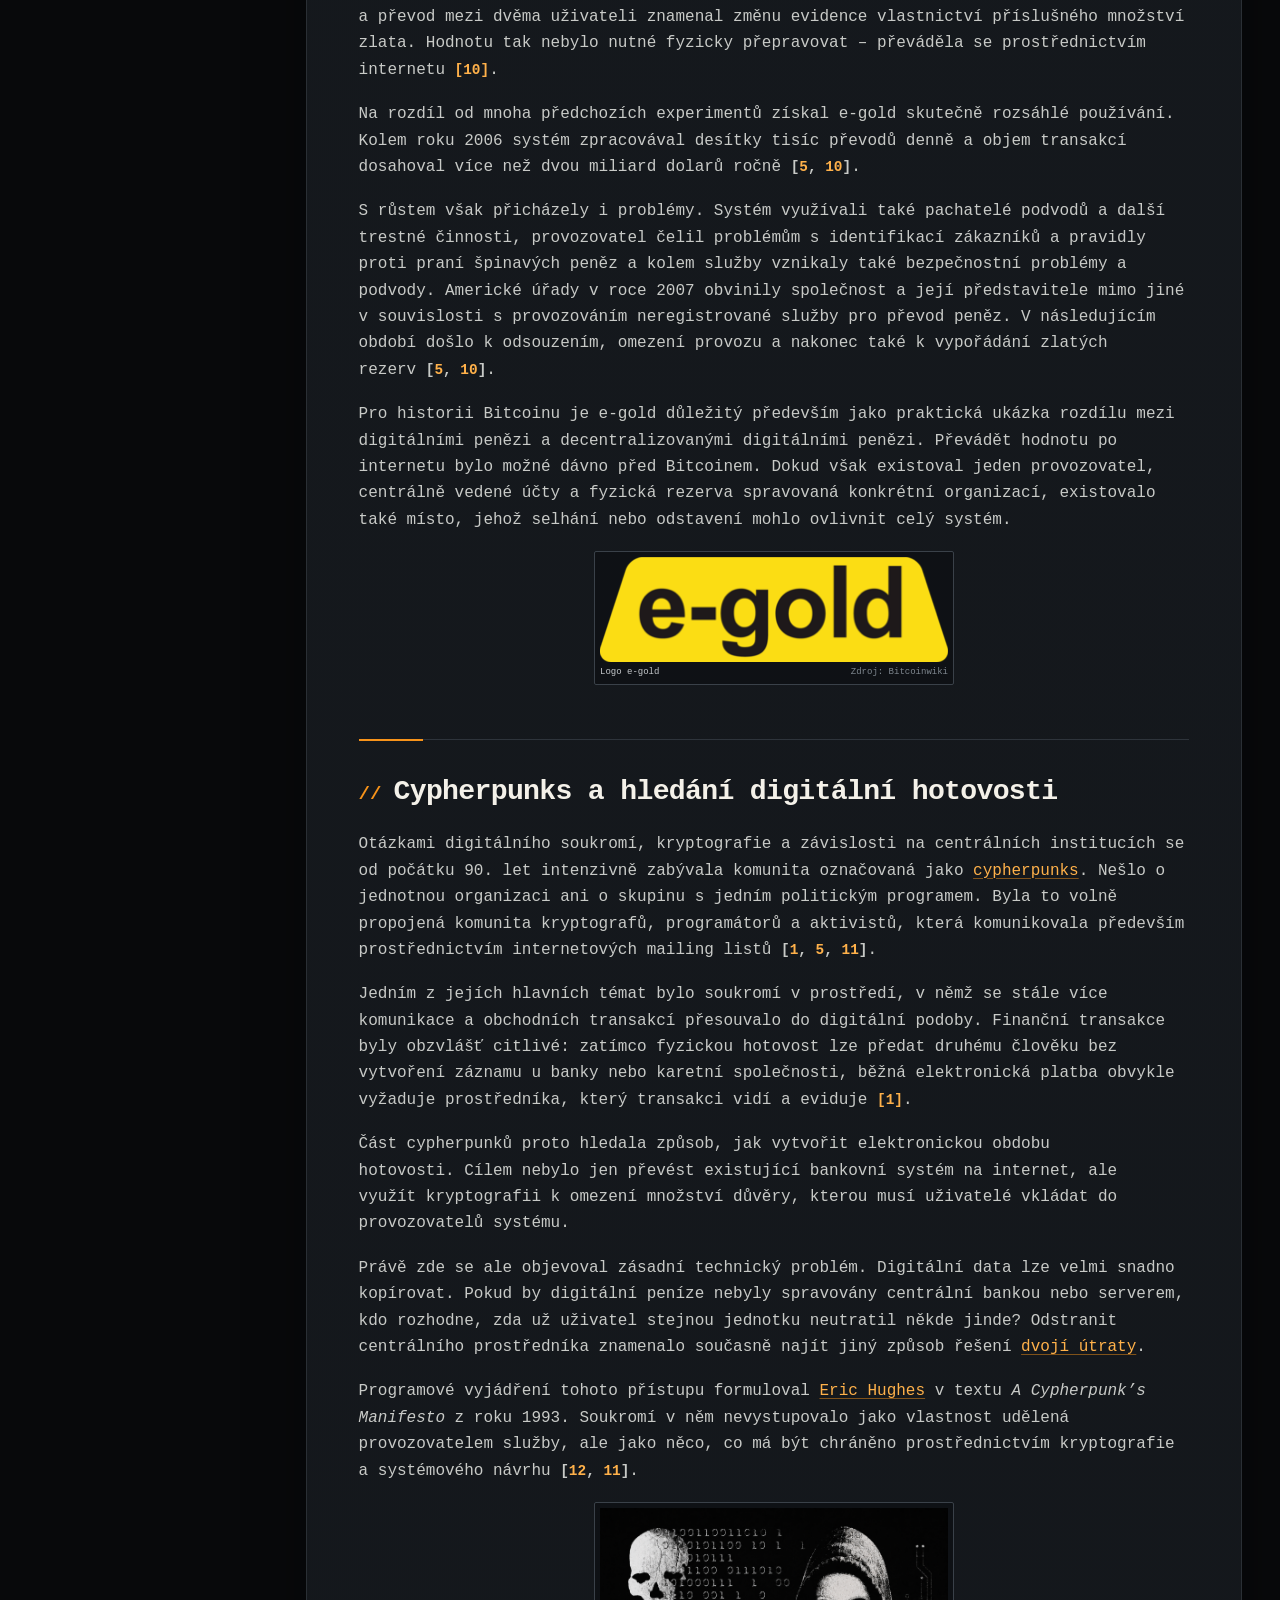
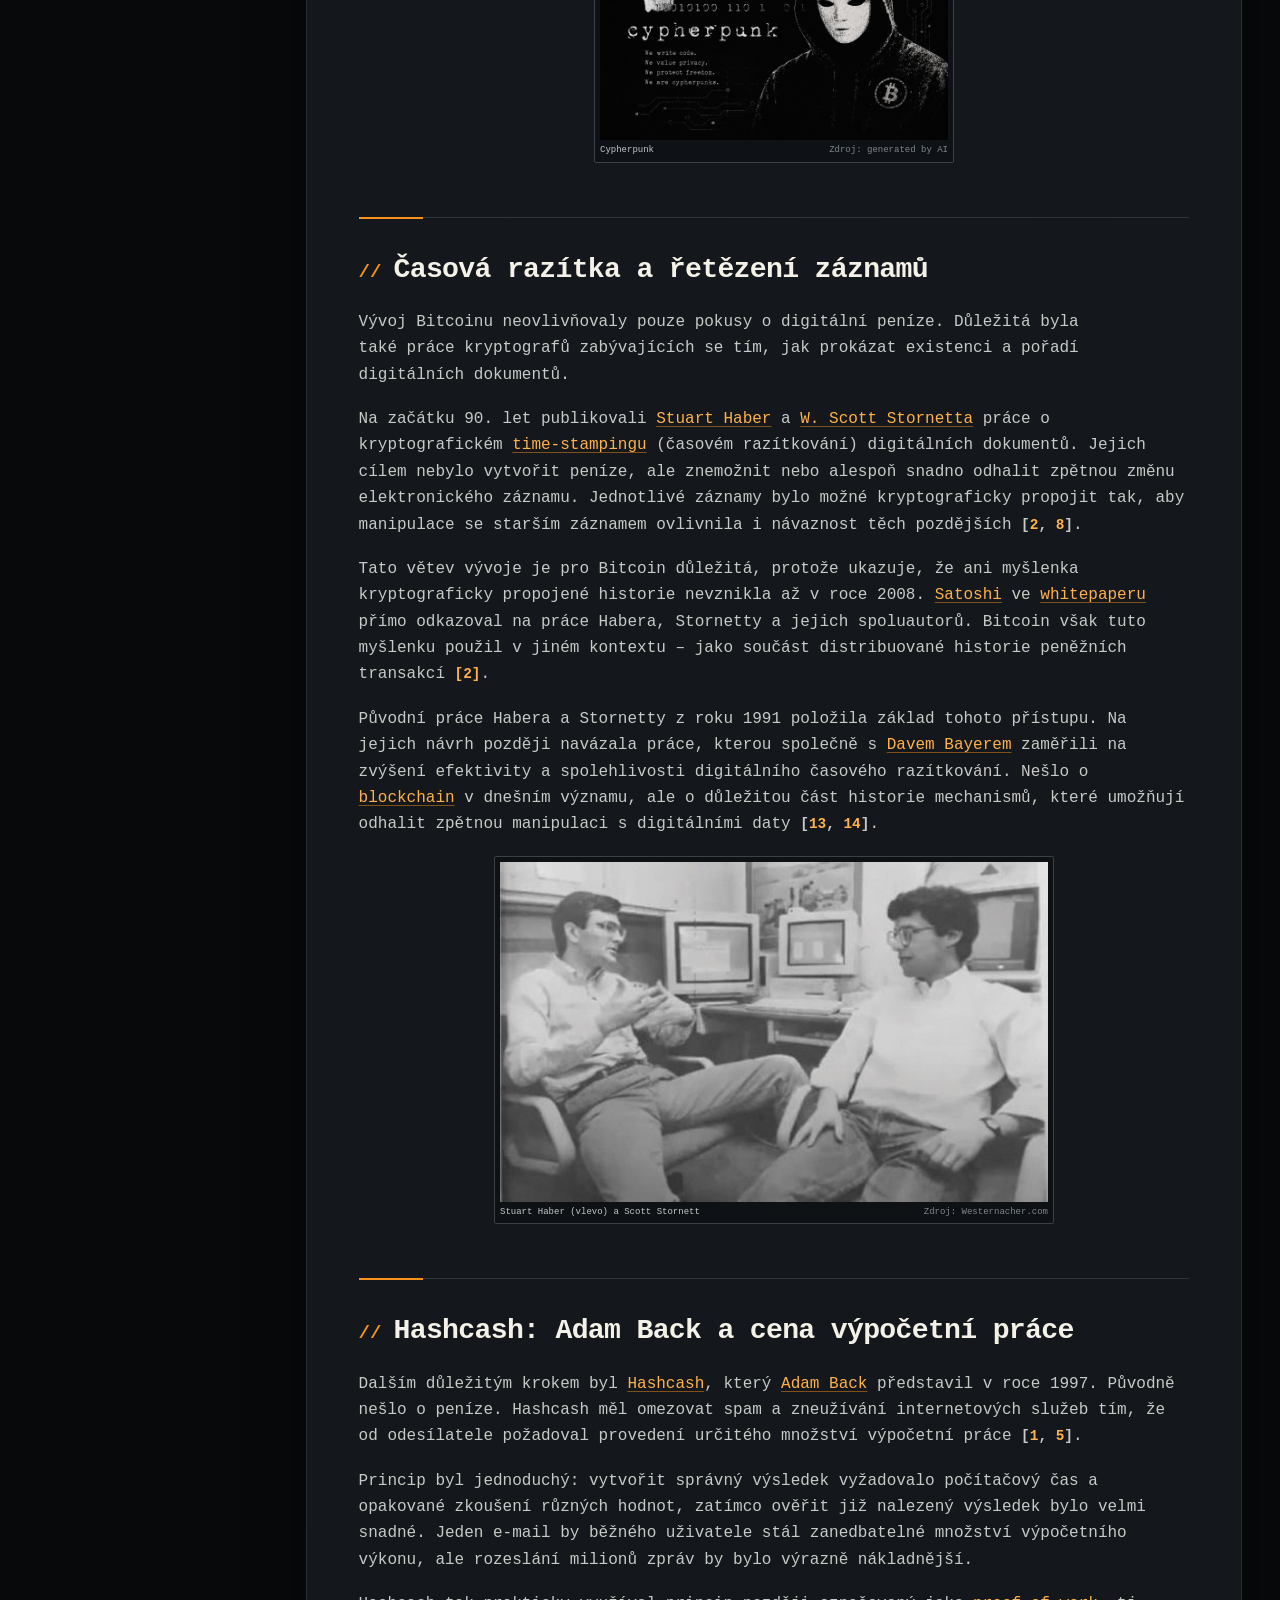
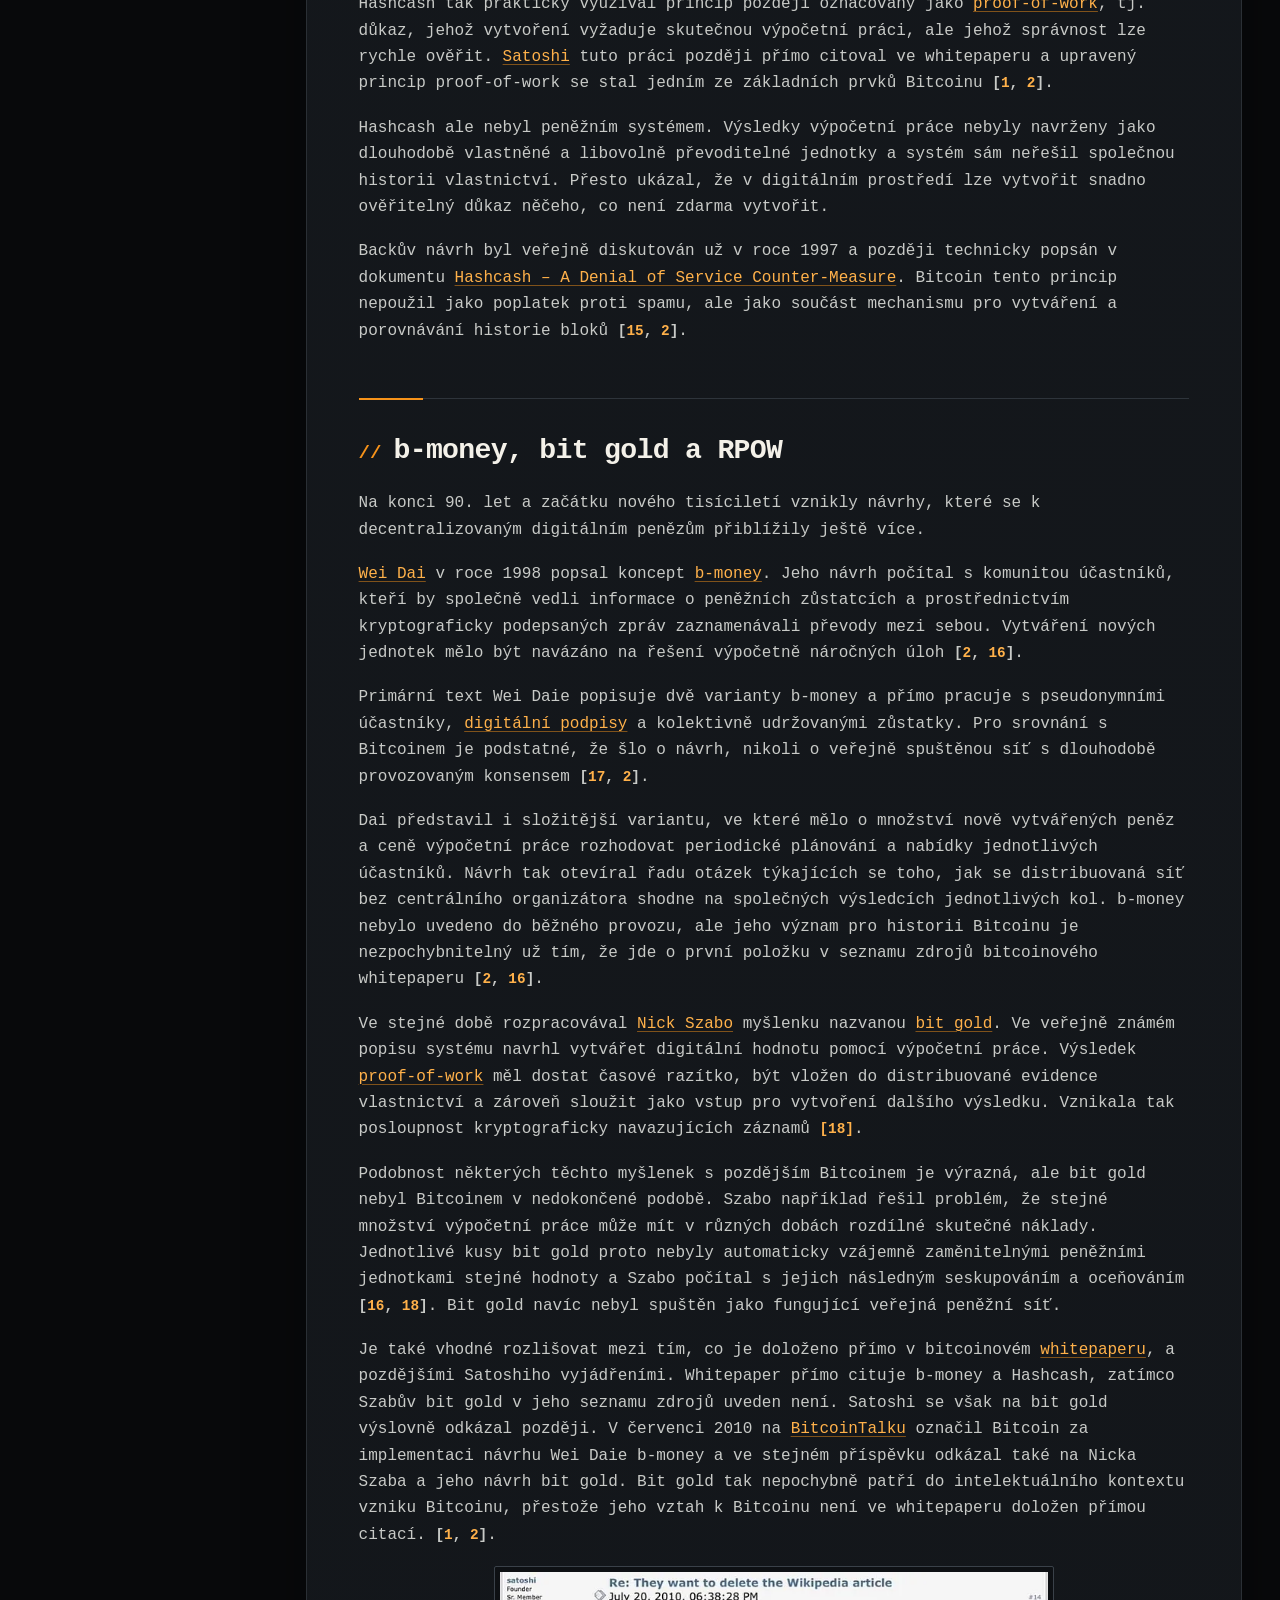
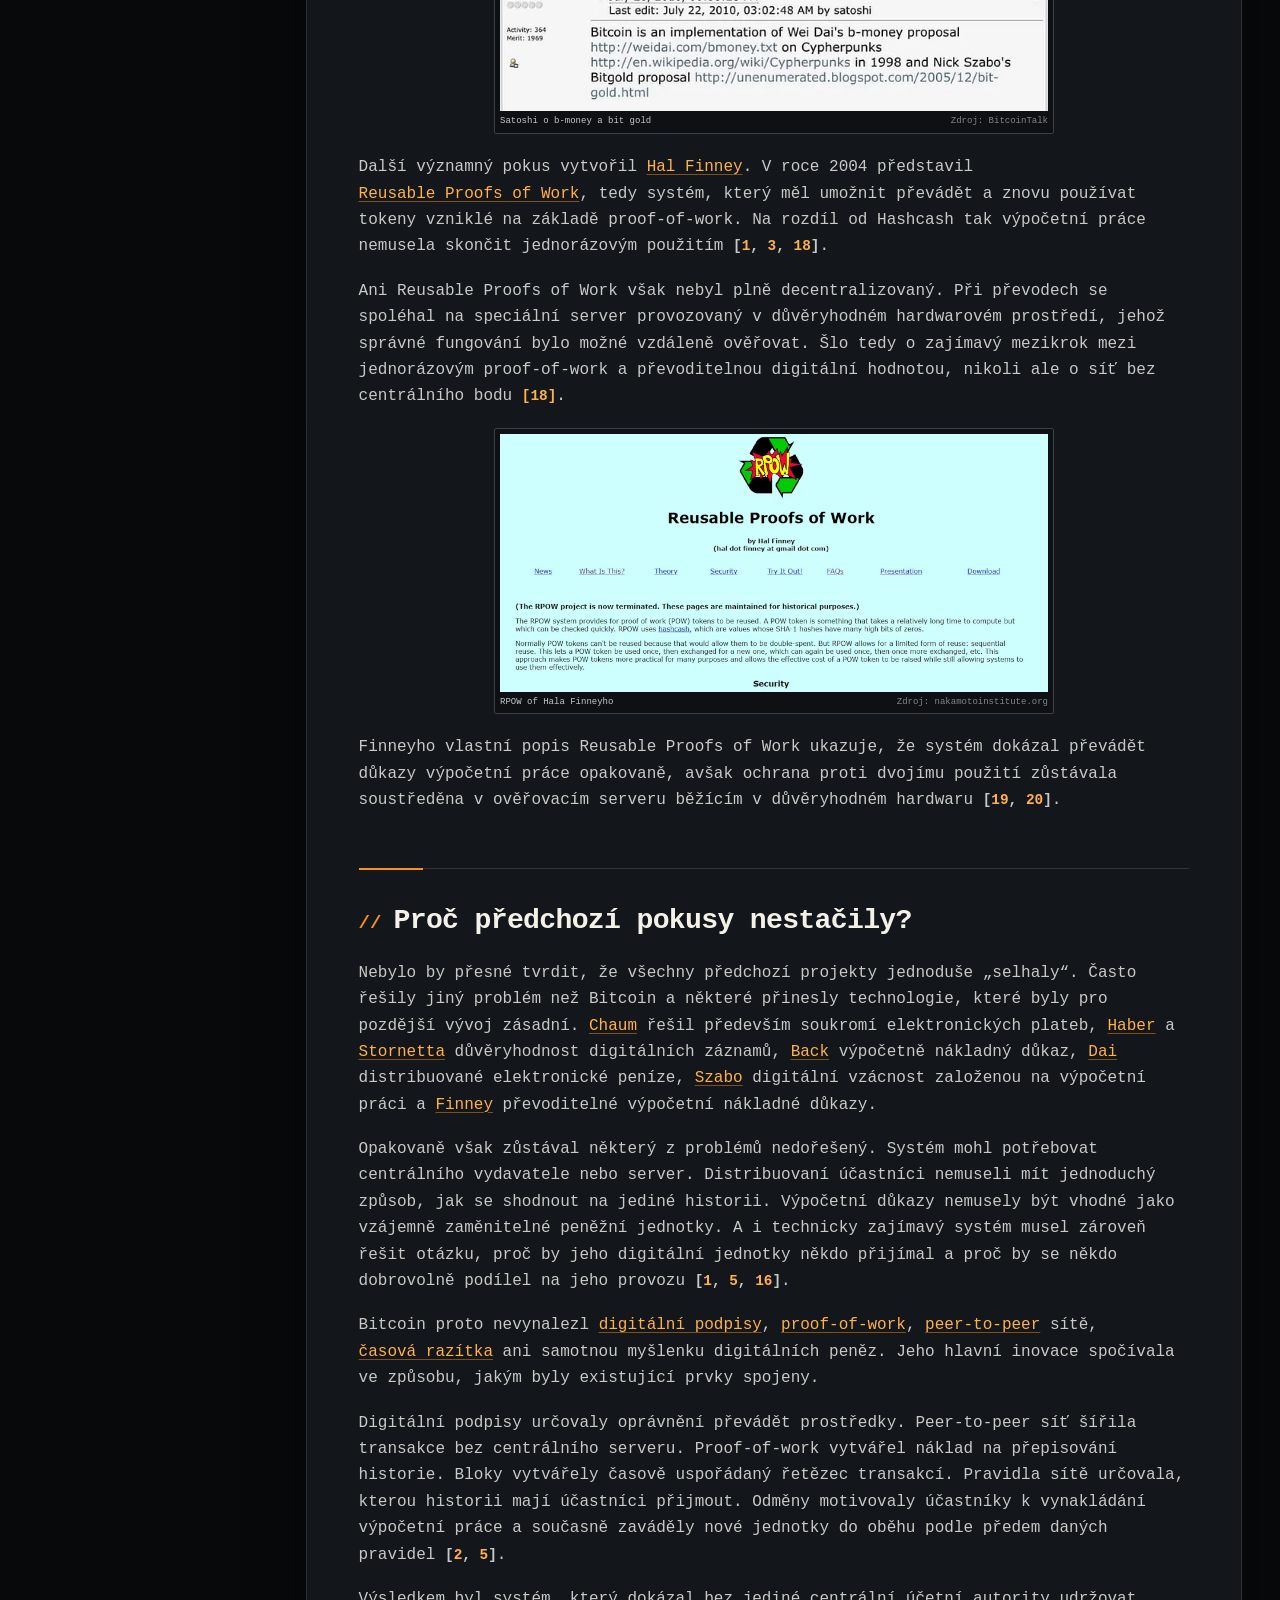
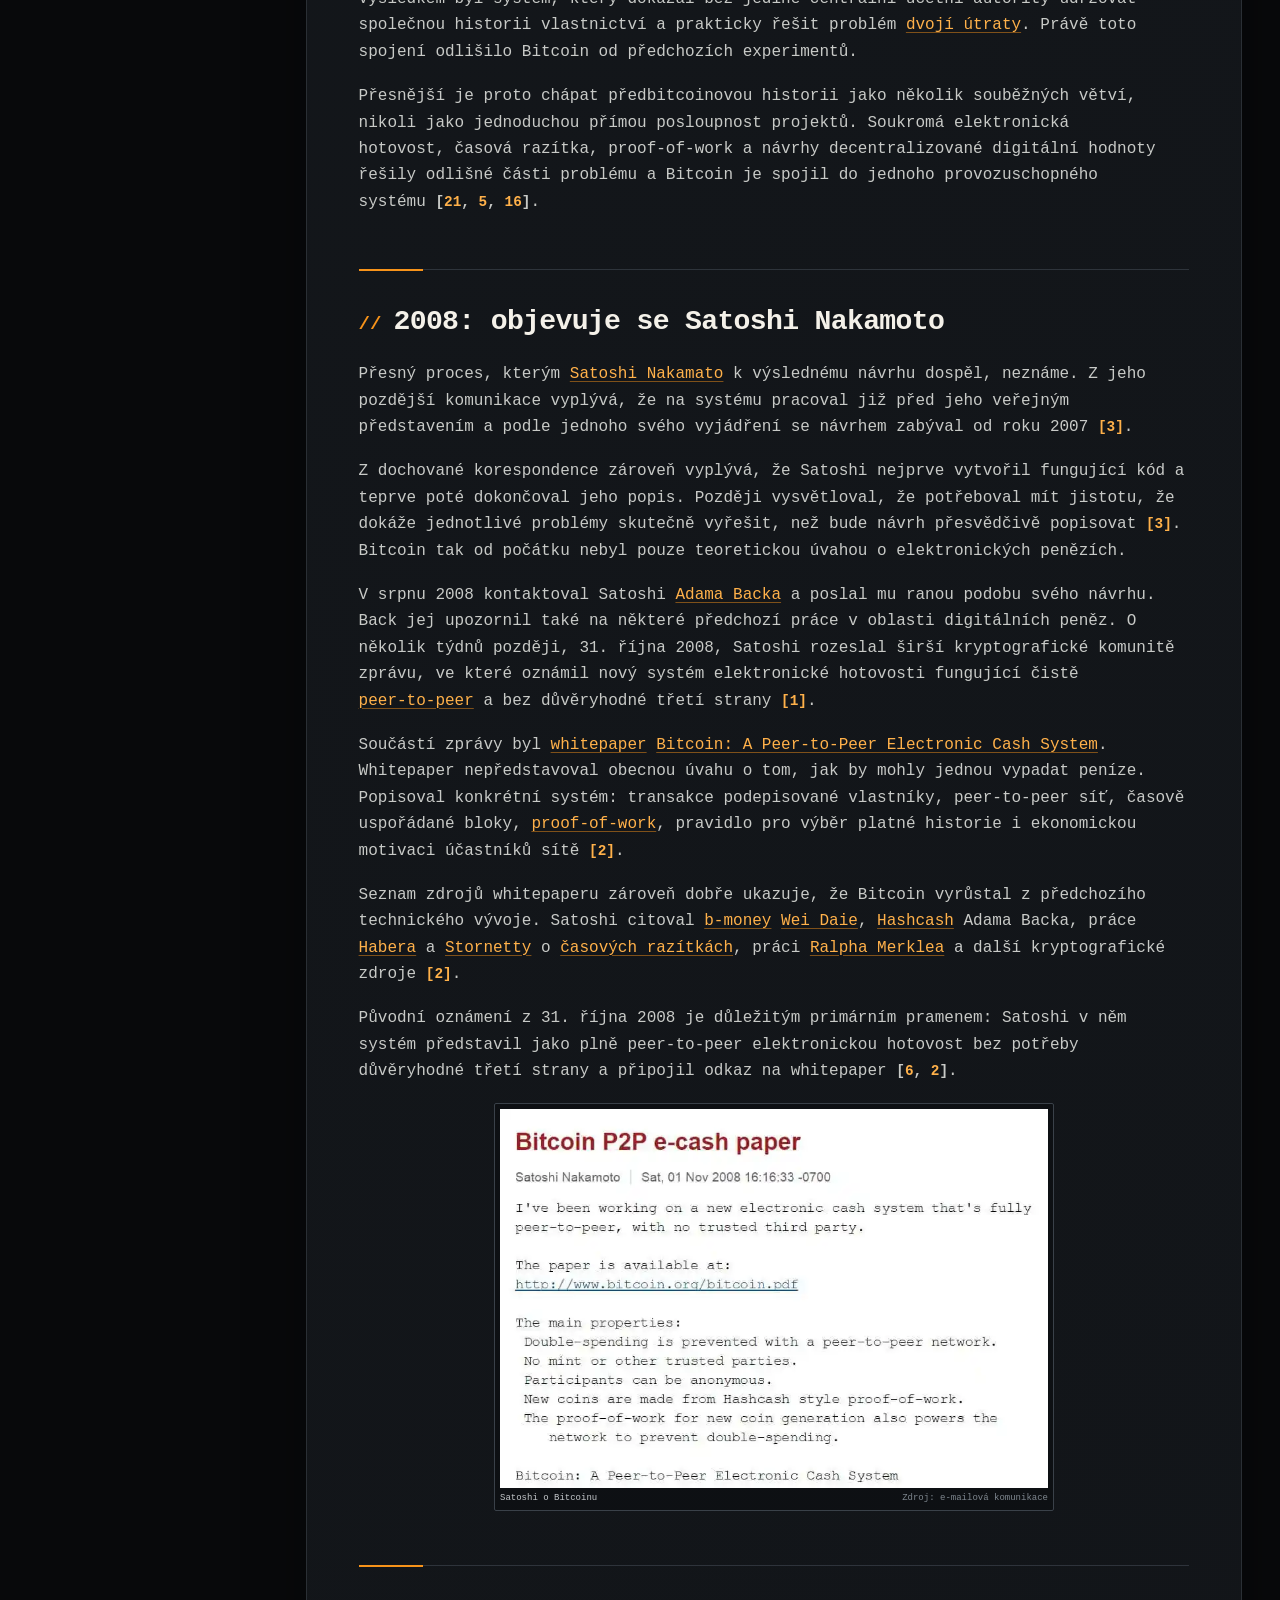
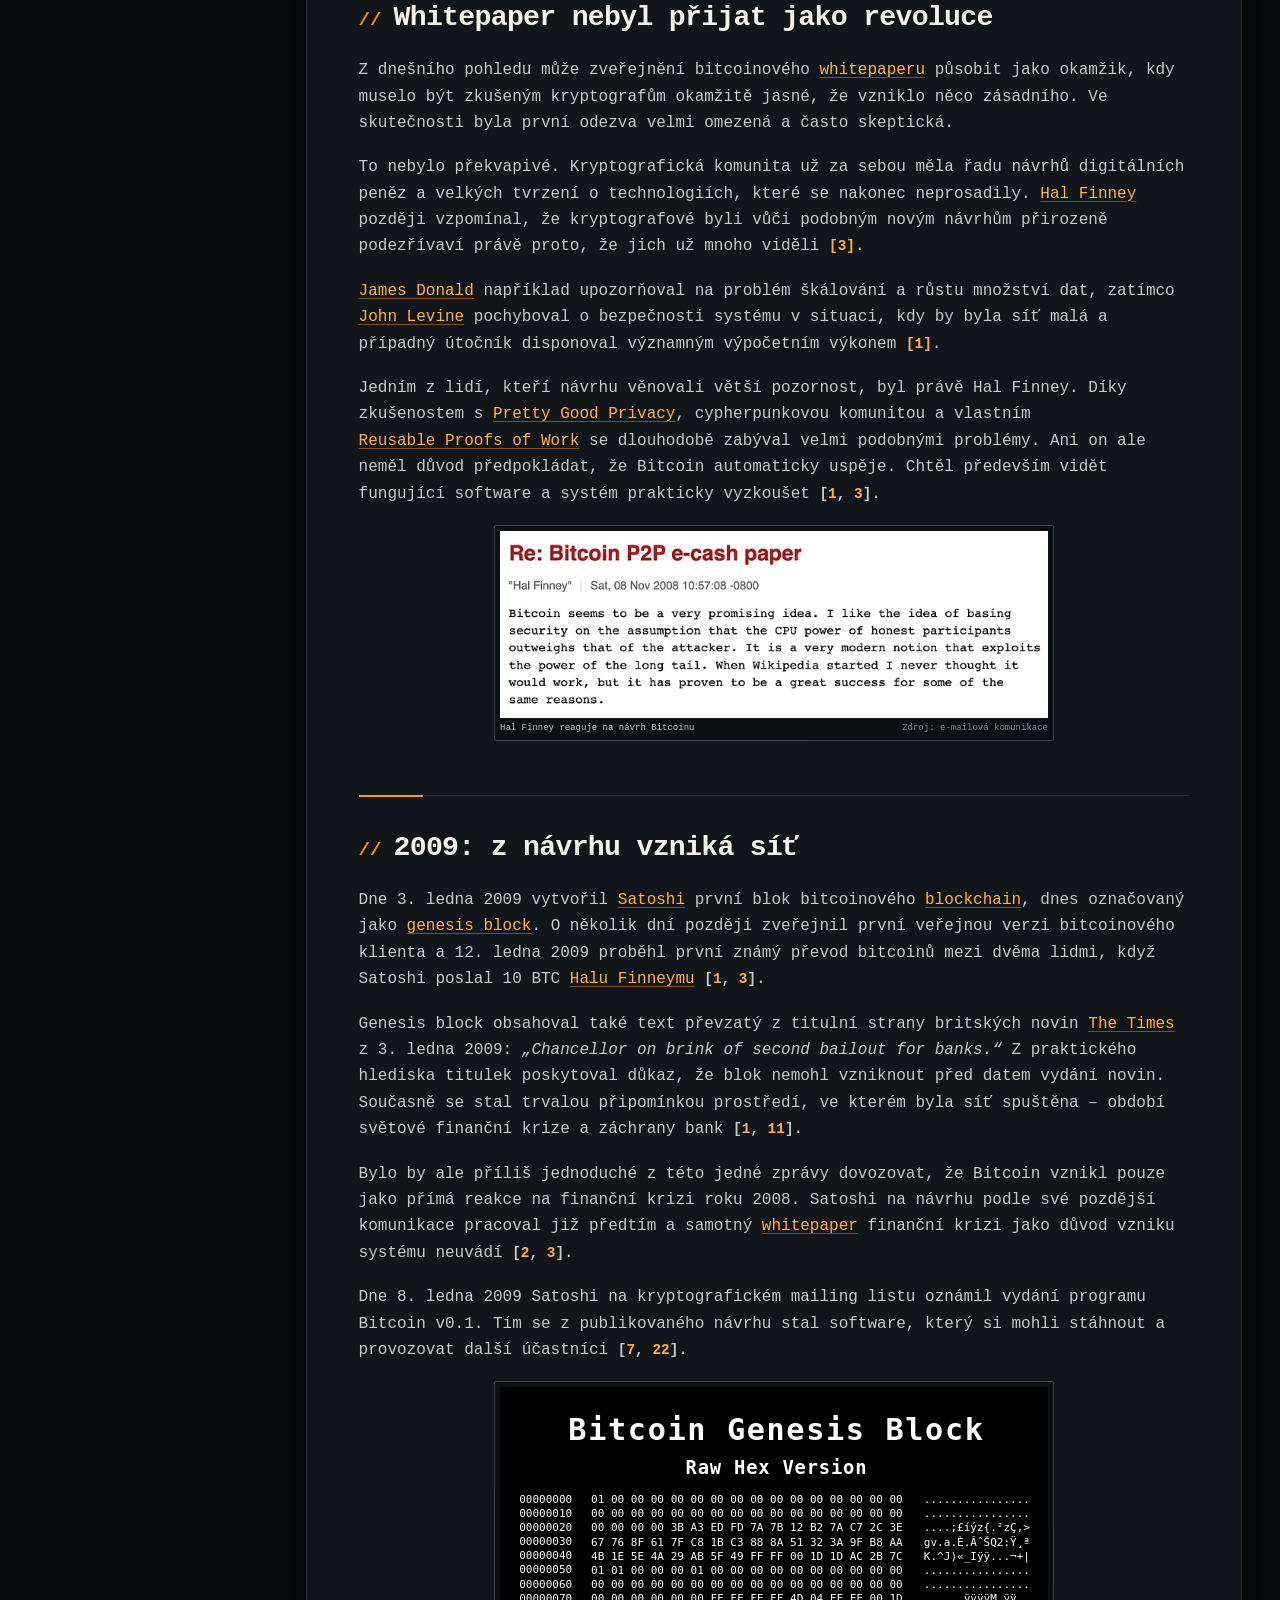
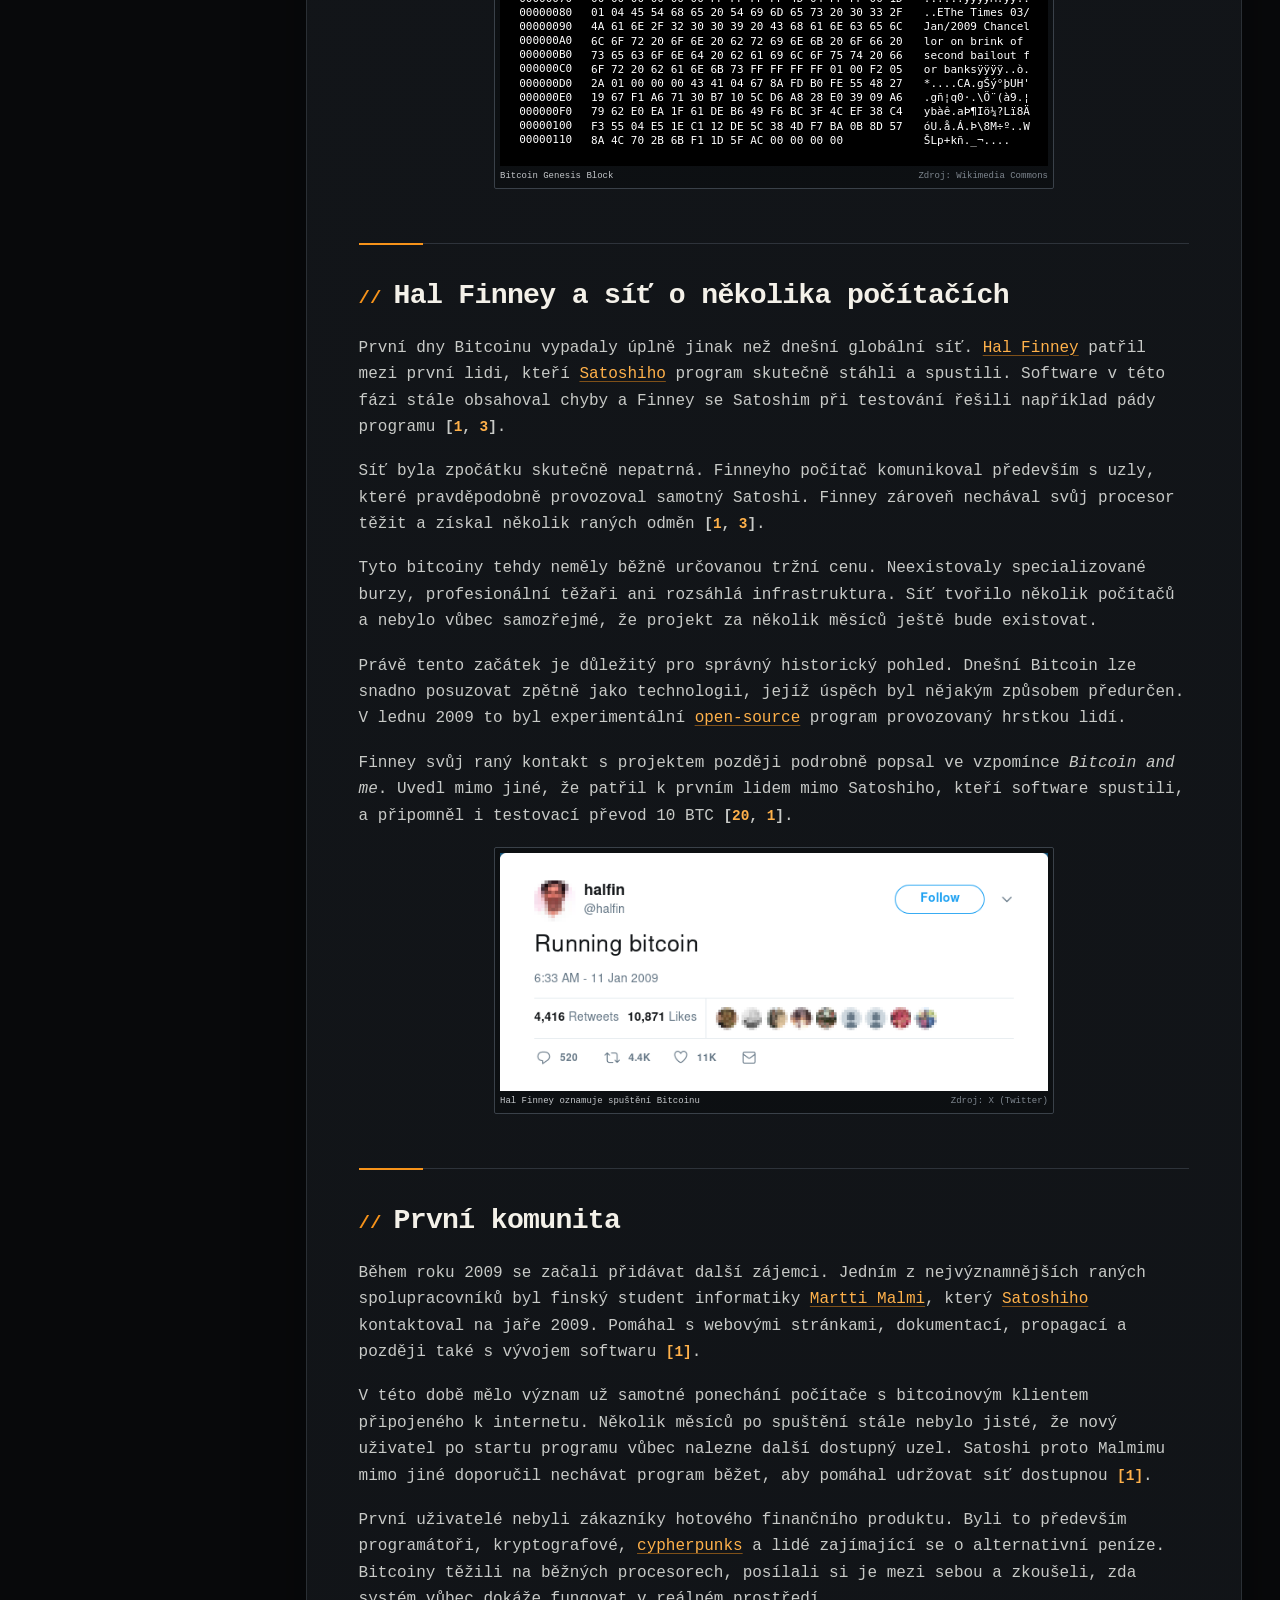
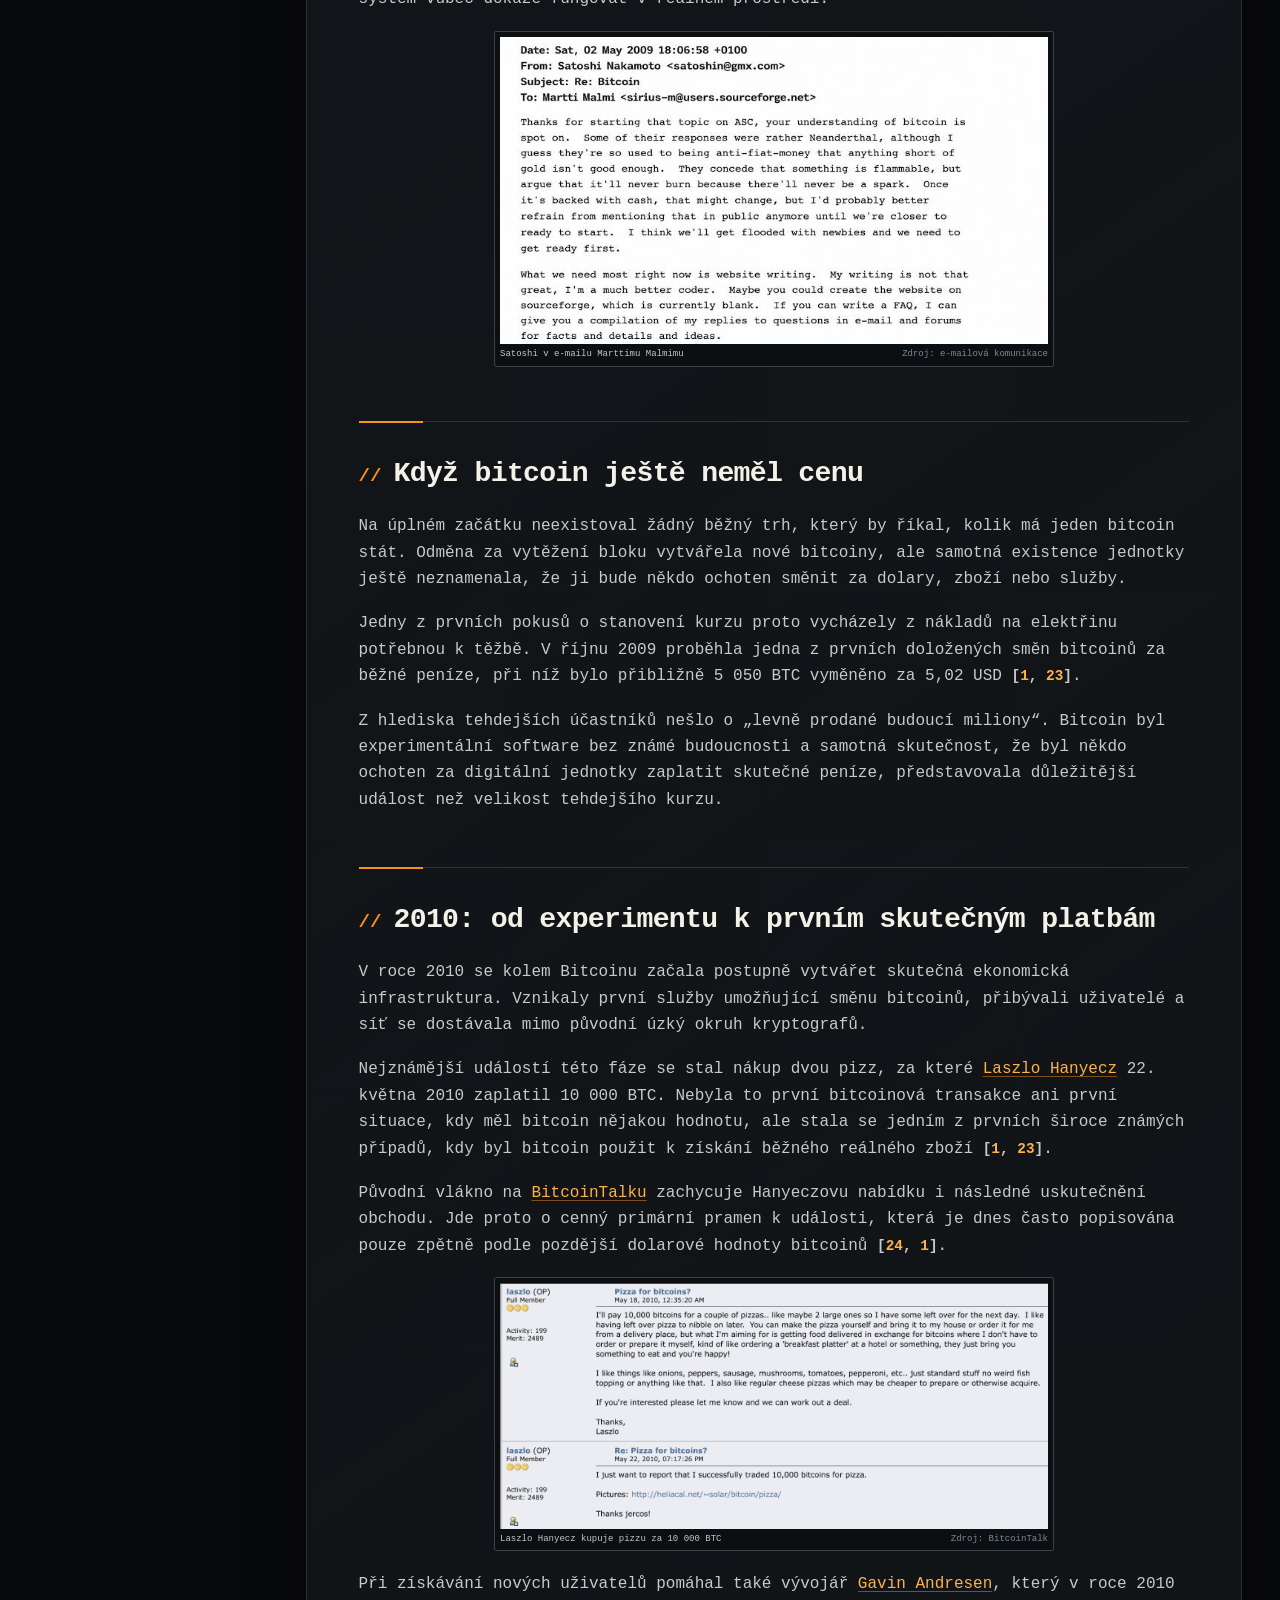
<file: bitcoin/vznik-a-historie.html>
<!DOCTYPE html>
<html lang="cs">
  <head>
    <meta charset="utf-8">
    <meta content="width=device-width, initial-scale=1.0" name="viewport">
    <meta content="Vznik a historie Bitcoinu – předchůdci digitálních peněz, Satoshi Nakamoto, první roky sítě a další vývoj." name="description">
    <meta content="#0a0b0d" name="theme-color">
    
    <!-- Open Graph -->
    <meta property="og:locale" content="cs_CZ">
    <meta property="og:type" content="website">
    <meta property="og:site_name" content="&lt;bytkojn/&gt;">
    <meta property="og:title" content="Vznik a historie // &lt;bytkojn/&gt;">
    <meta property="og:description" content="Vznik a historie Bitcoinu – předchůdci digitálních peněz, Satoshi Nakamoto, první roky sítě a další vývoj.">
    <meta property="og:url" content="https://bytkojn.cz/bitcoin/vznik-a-historie.html">
    <meta property="og:image" content="https://bytkojn.cz/assets/media/social-preview.png">
    <meta property="og:image:width" content="1200">
    <meta property="og:image:height" content="630">
    <meta property="og:image:alt" content="Vznik a historie // &lt;bytkojn/&gt;">

    <!-- X / Twitter -->
    <meta name="twitter:card" content="summary_large_image">
    <meta name="twitter:title" content="Vznik a historie // &lt;bytkojn/&gt;">
    <meta name="twitter:description" content="Vznik a historie Bitcoinu – předchůdci digitálních peněz, Satoshi Nakamoto, první roky sítě a další vývoj.">
    <meta name="twitter:image" content="https://bytkojn.cz/assets/media/social-preview.png">
    <meta name="twitter:image:alt" content="Vznik a historie // &lt;bytkojn/&gt;">

    <link rel="canonical" href="https://bytkojn.cz/bitcoin/vznik-a-historie.html">
    <link href="../assets/media/favicon.svg" rel="icon" type="image/svg+xml">
    <link href="../assets/css/styles.css?v=20260813-1" rel="stylesheet">
    <title>Vznik a historie // &lt;bytkojn/&gt;</title>
  </head>
  <body class="page-bitcoin page-bitcoin-article article-text-page article-terminal-page">
    <div aria-hidden="true" class="background-grid"></div>
    <header class="topbar" id="siteHeader"></header>
    <div class="app-shell">
      <aside class="sidebar" id="sidebar" aria-label="Obsah sekce Bitcoin"></aside>
      <main class="content-area" id="mainContent">
        <article class="article-panel article-page-panel">
          <div class="terminal-bar article-terminal-bar">
            <div class="terminal-path">
          ~/bytkojn/bitcoin/vznik-a-historie
        </div>
          </div>
          <header class="article-header">
            <p class="article-header-kicker">// BITCOIN</p>
            <h1 aria-label="Vznik a historie Bitcoinu" class="bitcoin-title-enhanced" id="contentTitle">
              <span aria-hidden="true" class="bitcoin-title-word" data-title="VZNIK A HISTORIE">VZNIK A HISTORIE</span>
              <span aria-hidden="true" class="bitcoin-title-chain">
                <span class="bitcoin-title-chain-line"></span>
                <span class="bitcoin-title-chain-node"></span>
                <span class="bitcoin-title-chain-node"></span>
                <span class="bitcoin-title-chain-node"></span>
                <span class="bitcoin-title-chain-node"></span>
                <span class="bitcoin-title-chain-node"></span>
              </span>
            </h1>
            <svg aria-hidden="true" class="article-header-circuit article-header-circuit-history" focusable="false" preserveAspectRatio="xMaxYMin meet" viewBox="0 0 240 180">
              <defs>
                <filter height="300%" id="articleCircuitGlowHistory" width="300%" x="-100%" y="-100%">
                  <fegaussianblur result="blur" stdDeviation="4.5"></fegaussianblur>
                  <femerge>
                    <femergenode in="blur"></femergenode>
                    <femergenode in="SourceGraphic"></femergenode>
                  </femerge>
                </filter>
              </defs>
              <path class="circuit-trace" d="M42 0 V46 H80 V82 H54 V126 H98 V180"></path>
              <path class="circuit-trace circuit-trace-faint" d="M108 0 V30 H82 V68 H122 V106 H94 V148 H118 V180"></path>
              <path class="circuit-trace" d="M166 0 V36 H138 V76 H182 V116 H150 V154 H176 V180"></path>
              <path class="circuit-trace circuit-trace-faint" d="M240 0 V48 H208 V88 H232 V132 H196 V180"></path>
              <path class="circuit-trace circuit-trace-active" d="M218 0 V42 H174 V84 H132 V126 H86 V180"></path>
              <circle class="circuit-node" cx="80" cy="46" r="5"></circle>
              <circle class="circuit-node" cx="54" cy="126" r="5"></circle>
              <circle class="circuit-node" cx="138" cy="36" r="5"></circle>
              <circle class="circuit-node" cx="182" cy="116" r="5"></circle>
              <circle class="circuit-node" cx="208" cy="88" r="5"></circle>
              <circle class="circuit-node circuit-node-active" cx="174" cy="42" filter="url(#articleCircuitGlowHistory)" r="6"></circle>
              <circle class="circuit-node circuit-node-active circuit-node-delay" cx="86" cy="126" filter="url(#articleCircuitGlowHistory)" r="6"></circle>
              <g class="circuit-marks">
                <rect height="6" width="6" x="218" y="142"></rect>
                <rect height="6" width="6" x="228" y="142"></rect>
                <rect height="6" width="6" x="228" y="152"></rect>
                <rect height="6" width="6" x="24" y="18"></rect>
                <rect height="6" width="6" x="34" y="18"></rect>
                <rect height="6" width="6" x="24" y="28"></rect>
              </g>
            </svg>
          </header>
          <div class="article-meta" aria-label="Informace o článku">
            <img class="article-meta-avatar" src="../assets/media/author_justluky.png" alt="" decoding="async">
            <div class="article-meta-copy">
              <span class="article-meta-author">justluky</span>
              <time class="article-meta-date" datetime="2026-08-10">10. 8. 2026</time>
            </div>
          </div>
          <div class="article-content">
            <section aria-labelledby="vznik-bitcoinu" class="article-text-section">
              <h2 id="vznik-bitcoinu">Vznik Bitcoinu</h2>
              <p>Základní návrh Bitcoinu zveřejnil 31. října 2008 autor vystupující pod pseudonymem <button class="term" type="button" data-term="satoshi-nakamoto">Satoshi Nakamoto</button> v dokumentu <a class="article-inline-link" href="https://bitcoin.org/bitcoin.pdf" target="_blank" rel="noopener noreferrer">Bitcoin: A Peer-to-Peer Electronic Cash System</a>. Popsal v něm systém elektronických peněz, který měl umožnit provádění plateb přímo mezi dvěma stranami bez nutnosti využívat důvěryhodnou finanční instituci <span aria-label="Zdroje 1, 2" class="citation-group">[<a aria-label="Přejít na zdroj 1" href="#ref-1" id="cite-1">1</a>, <a aria-label="Přejít na zdroj 2" href="#ref-2" id="cite-2">2</a>]</span>.</p>
              <p>Bitcoinová síť byla spuštěna 3. ledna 2009 vytvořením tzv. <button class="term" type="button" data-term="genesis-block">genesis blocku</button>. Na vývoji softwaru se postupně začali podílet další programátoři a Satoshi Nakamoto se na přelomu let 2010 a 2011 začal z veřejného působení stahovat. Během roku 2011 jeho známá komunikace s dalšími vývojáři skončila <span aria-label="Zdroje 1, 3" class="citation-group">[<a aria-label="Přejít na zdroj 1" href="#ref-1">1</a>, <a aria-label="Přejít na zdroj 3" href="#ref-3" id="cite-3">3</a>]</span>.</p>
              <p>Bitcoin však nevznikl z ničeho. Navazoval na několik desetiletí vývoje <button class="term" type="button" data-term="kryptografie">kryptografie</button>, počítačových sítí, digitálních plateb a pokusů o vytvoření elektronických peněz. Řada prvků, které později Satoshi spojil do jednoho systému, existovala v nějaké podobě již dříve. Pro pochopení toho, co Bitcoin přinesl nového, je proto užitečné nejprve se podívat na projekty a myšlenky, které mu předcházely <span aria-label="Zdroje 1, 4, 5" class="citation-group">[<a aria-label="Přejít na zdroj 1" href="#ref-1">1</a>, <a aria-label="Přejít na zdroj 4" href="#ref-4" id="cite-4">4</a>, <a aria-label="Přejít na zdroj 5" href="#ref-5" id="cite-5">5</a>]</span>.</p>
              <p>Při historickém hodnocení je užitečné rozlišovat mezi dobovými primárními prameny a pozdější interpretací. U událostí spojených přímo se Satoshim mají největší váhu <button class="term" data-term="whitepaper">whitepaper</button>, původní mailing-listové zprávy, rané verze programu a dochovaná komunikace; odborné knihy a historické práce pomáhají zasadit tyto prameny do širšího kontextu <span aria-label="Zdroje 6, 7, 1, 3" class="citation-group">[<a aria-label="Přejít na zdroj 6" href="#ref-6" id="cite-6">6</a>, <a aria-label="Přejít na zdroj 7" href="#ref-7" id="cite-7">7</a>, <a aria-label="Přejít na zdroj 1" href="#ref-1">1</a>, <a aria-label="Přejít na zdroj 3" href="#ref-3">3</a>]</span>.</p>
            </section>
            <section aria-labelledby="predchudci-bitcoinu" class="article-text-section">
              <h2 id="predchudci-bitcoinu">Předchůdci Bitcoinu</h2>
              <p>Pokusy vytvořit peníze použitelné v digitálním prostředí začaly dlouho před Bitcoinem. Jejich autoři řešili různé části stejného obecného problému: jak elektronicky převádět hodnotu, jak ověřovat vlastnictví, jak chránit transakce před paděláním, jak zachovat soukromí uživatelů a především jak zabránit tomu, aby bylo možné stejnou digitální hodnotu utratit vícekrát <span aria-label="Zdroje 1, 4" class="citation-group">[<a aria-label="Přejít na zdroj 1" href="#ref-1">1</a>, <a aria-label="Přejít na zdroj 4" href="#ref-4">4</a>]</span>.</p>
              <p>Jednotlivé projekty se přitom výrazně lišily. Některé zachovávaly banku nebo jiného centrálního vydavatele, ale snažily se zvýšit soukromí plateb. Jiné experimentovaly s digitálním zlatem, výpočetní prací nebo distribuovanou evidencí. Žádný z nich ale před rokem 2009 nevytvořil fungující systém, který by současně umožňoval převádět vlastní digitální jednotku a udržovat její historii bez jediného centrálního správce <span aria-label="Zdroje 1, 4, 5" class="citation-group">[<a aria-label="Přejít na zdroj 1" href="#ref-1">1</a>, <a aria-label="Přejít na zdroj 4" href="#ref-4">4</a>, <a aria-label="Přejít na zdroj 5" href="#ref-5">5</a>]</span>.</p>
            </section>
            <section aria-labelledby="david-chaum-a-digicash" class="article-text-section">
              <h2 id="david-chaum-a-digicash">David Chaum, eCash a DigiCash</h2>
              <p>Jednou z nejdůležitějších osob v rané historii digitálních peněz byl <button class="term" type="button" data-term="david-chaum">David Chaum</button>. Už na začátku 80. let se zabýval otázkou, jak používat elektronické platební systémy, aniž by jejich provozovatel získával úplný přehled o tom, kdo, komu a za co platí. V roce 1983 publikoval práci o takzvaných <button class="term" type="button" data-term="blind-signatures">blind signatures</button>, tedy slepých podpisech, a v následujících letech své myšlenky dále rozpracovával směrem k elektronické hotovosti <span aria-label="Zdroje 4, 8" class="citation-group">[<a aria-label="Přejít na zdroj 4" href="#ref-4">4</a>, <a aria-label="Přejít na zdroj 8" href="#ref-8" id="cite-8">8</a>]</span>.</p>
              <p>Princip byl na svou dobu pozoruhodný. Uživatel mohl z banky získat elektronickou obdobu bankovky – unikátní digitální údaj opatřený podpisem banky. Pomocí slepého podpisu bylo možné zařídit, aby banka potvrdila platnost této digitální bankovky, aniž by později dokázala jednoduše spojit konkrétní platbu s okamžikem, kdy si ji uživatel vybral. Obchodník mohl přijatou elektronickou bankovku následně předložit vydávající bance, která ověřila její platnost a současně zkontrolovala, že již nebyla použita dříve <a aria-label="Přejít na zdroj 4" class="citation" href="#ref-4">[4]</a>.</p>
              <p>Chaumovy myšlenky později získaly praktickou podobu ve společnosti <button class="term" type="button" data-term="digicash">DigiCash</button> a systému <button class="term" type="button" data-term="ecash">eCash</button>. Technologie se dostala z akademických prací do skutečných experimentů s bankami a ukázala, že digitální hotovost chránící soukromí uživatelů nemusí být pouze teoretickým konceptem <span aria-label="Zdroje 1, 4, 8" class="citation-group">[<a aria-label="Přejít na zdroj 1" href="#ref-1">1</a>, <a aria-label="Přejít na zdroj 4" href="#ref-4">4</a>, <a aria-label="Přejít na zdroj 8" href="#ref-8">8</a>]</span>.</p>
              <p>eCash však stále potřeboval centrálního vydavatele. Banka vytvářela a přijímala digitální bankovky a její evidence byla nutná také k tomu, aby stejná bankovka nemohla být úspěšně utracena opakovaně. DigiCash tedy významně omezoval množství informací, které provozovatel o platbě získával, ale neodstraňoval samotnou potřebu důvěryhodné instituce <span aria-label="Zdroje 1, 4" class="citation-group">[<a aria-label="Přejít na zdroj 1" href="#ref-1">1</a>, <a aria-label="Přejít na zdroj 4" href="#ref-4">4</a>]</span>.</p>
              <p>Společnost DigiCash se navíc nedokázala komerčně prosadit a v roce 1998 zkrachovala. S jejím koncem skončila i tato konkrétní cesta k širšímu rozšíření elektronické hotovosti. Pro další členy kryptografické komunity šlo o důležitou zkušenost: ochrana soukromí pomocí kryptografie a odstranění centrálního bodu systému jsou dva různé problémy. DigiCash dokázal výrazně posunout první z nich, ale ten druhý nevyřešil <a aria-label="Přejít na zdroj 1" class="citation" href="#ref-1">[1]</a>.</p>
              <p>Chaumův článek o slepých podpisech z roku 1983 je důležitý i proto, že ukazuje, jak lze oddělit ověření platnosti digitální hodnoty od úplné znalosti identity a platební historie uživatele. Právě tato vlastnost se stala jedním ze základních stavebních kamenů pozdějších úvah o soukromé elektronické hotovosti <span aria-label="Zdroje 9, 4" class="citation-group">[<a aria-label="Přejít na zdroj 9" href="#ref-9" id="cite-9">9</a>, <a aria-label="Přejít na zdroj 4" href="#ref-4">4</a>]</span>.</p>
              <figure class="article-figure-compact">
                <img alt="Logo DigiCash" src="../assets/media/digi_cash_logo.jpg" decoding="async" loading="lazy">
                <figcaption>
                  <span class="figure-caption">Logo DigiCash</span>
                  <span class="figure-source">Zdroj: David Chaum, eCash</span>
                </figcaption>
              </figure>
            </section>
            <section aria-labelledby="digitalni-zlato" class="article-text-section">
              <h2 id="digitalni-zlato">Digitální zlato a e-gold</h2>
              <p>Vedle kryptografické elektronické hotovosti vznikaly v 90. letech také systémy, které se nesnažily vytvořit úplně novou peněžní jednotku, ale převést do digitální podoby vlastnictví existujícího aktiva. Nejvýznamnějším příkladem byl <button class="term" type="button" data-term="e-gold">e-gold</button>, spuštěný v roce 1996 <button class="term" type="button" data-term="douglas-jackson">Douglasem Jacksonem</button> a jeho spolupracovníky <span aria-label="Zdroje 5, 10" class="citation-group">[<a aria-label="Přejít na zdroj 5" href="#ref-5">5</a>, <a aria-label="Přejít na zdroj 10" href="#ref-10" id="cite-10">10</a>]</span>.</p>
              <p>Uživatelé e-gold vedli své zůstatky v jednotkách odpovídajících určitému množství drahého kovu. Zlaté účty byly podle provozovatele plně kryty fyzickými zlatými slitky a převod mezi dvěma uživateli znamenal změnu evidence vlastnictví příslušného množství zlata. Hodnotu tak nebylo nutné fyzicky přepravovat – převáděla se prostřednictvím internetu <a aria-label="Přejít na zdroj 10" class="citation" href="#ref-10">[10]</a>.</p>
              <p>Na rozdíl od mnoha předchozích experimentů získal e-gold skutečně rozsáhlé používání. Kolem roku 2006 systém zpracovával desítky tisíc převodů denně a objem transakcí dosahoval více než dvou miliard dolarů ročně <span aria-label="Zdroje 5, 10" class="citation-group">[<a aria-label="Přejít na zdroj 5" href="#ref-5">5</a>, <a aria-label="Přejít na zdroj 10" href="#ref-10">10</a>]</span>.</p>
              <p>S růstem však přicházely i problémy. Systém využívali také pachatelé podvodů a další trestné činnosti, provozovatel čelil problémům s identifikací zákazníků a pravidly proti praní špinavých peněz a kolem služby vznikaly také bezpečnostní problémy a podvody. Americké úřady v roce 2007 obvinily společnost a její představitele mimo jiné v souvislosti s provozováním neregistrované služby pro převod peněz. V následujícím období došlo k odsouzením, omezení provozu a nakonec také k vypořádání zlatých rezerv <span aria-label="Zdroje 5, 10" class="citation-group">[<a aria-label="Přejít na zdroj 5" href="#ref-5">5</a>, <a aria-label="Přejít na zdroj 10" href="#ref-10">10</a>]</span>.</p>
              <p>Pro historii Bitcoinu je e-gold důležitý především jako praktická ukázka rozdílu mezi digitálními penězi a decentralizovanými digitálními penězi. Převádět hodnotu po internetu bylo možné dávno před Bitcoinem. Dokud však existoval jeden provozovatel, centrálně vedené účty a fyzická rezerva spravovaná konkrétní organizací, existovalo také místo, jehož selhání nebo odstavení mohlo ovlivnit celý systém.</p>
              <figure class="article-figure-compact">
                <img alt="Logo e-gold" src="../assets/media/e_gold_logo.png" decoding="async" loading="lazy">
                <figcaption>
                  <span class="figure-caption">Logo e-gold</span>
                  <span class="figure-source">Zdroj: Bitcoinwiki</span>
                </figcaption>
              </figure>
            </section>
            <section aria-labelledby="cypherpunks" class="article-text-section">
              <h2 id="cypherpunks">Cypherpunks a hledání digitální hotovosti</h2>
              <p>Otázkami digitálního soukromí, kryptografie a závislosti na centrálních institucích se od počátku 90. let intenzivně zabývala komunita označovaná jako <button class="term" type="button" data-term="cypherpunks">cypherpunks</button>. Nešlo o jednotnou organizaci ani o skupinu s jedním politickým programem. Byla to volně propojená komunita kryptografů, programátorů a aktivistů, která komunikovala především prostřednictvím internetových mailing listů <span aria-label="Zdroje 1, 5, 11" class="citation-group">[<a aria-label="Přejít na zdroj 1" href="#ref-1">1</a>, <a aria-label="Přejít na zdroj 5" href="#ref-5">5</a>, <a aria-label="Přejít na zdroj 11" href="#ref-11" id="cite-11">11</a>]</span>.</p>
              <p>Jedním z jejích hlavních témat bylo soukromí v prostředí, v němž se stále více komunikace a obchodních transakcí přesouvalo do digitální podoby. Finanční transakce byly obzvlášť citlivé: zatímco fyzickou hotovost lze předat druhému člověku bez vytvoření záznamu u banky nebo karetní společnosti, běžná elektronická platba obvykle vyžaduje prostředníka, který transakci vidí a eviduje <a aria-label="Přejít na zdroj 1" class="citation" href="#ref-1">[1]</a>.</p>
              <p>Část cypherpunků proto hledala způsob, jak vytvořit elektronickou obdobu hotovosti. Cílem nebylo jen převést existující bankovní systém na internet, ale využít kryptografii k omezení množství důvěry, kterou musí uživatelé vkládat do provozovatelů systému.</p>
              <p>Právě zde se ale objevoval zásadní technický problém. Digitální data lze velmi snadno kopírovat. Pokud by digitální peníze nebyly spravovány centrální bankou nebo serverem, kdo rozhodne, zda už uživatel stejnou jednotku neutratil někde jinde? Odstranit centrálního prostředníka znamenalo současně najít jiný způsob řešení <button class="term" type="button" data-term="double-spending">dvojí útraty</button>.</p>
              <p>Programové vyjádření tohoto přístupu formuloval <button class="term" type="button" data-term="eric-hughes">Eric Hughes</button> v textu <em>A Cypherpunk’s Manifesto</em> z roku 1993. Soukromí v něm nevystupovalo jako vlastnost udělená provozovatelem služby, ale jako něco, co má být chráněno prostřednictvím kryptografie a systémového návrhu <span aria-label="Zdroje 12, 11" class="citation-group">[<a aria-label="Přejít na zdroj 12" href="#ref-12" id="cite-12">12</a>, <a aria-label="Přejít na zdroj 11" href="#ref-11">11</a>]</span>.</p>
              <figure class="article-figure-compact">
                <img alt="Cypherpunk" src="../assets/media/cypherpunk.png" decoding="async" loading="lazy">
                <figcaption>
                  <span class="figure-caption">Cypherpunk</span>
                  <span class="figure-source">Zdroj: generated by AI</span>
                </figcaption>
              </figure>
            </section>
            <section aria-labelledby="casova-razitka" class="article-text-section">
              <h2 id="casova-razitka">Časová razítka a řetězení záznamů</h2>
              <p>Vývoj Bitcoinu neovlivňovaly pouze pokusy o digitální peníze. Důležitá byla také práce kryptografů zabývajících se tím, jak prokázat existenci a pořadí digitálních dokumentů.</p>
              <p>Na začátku 90. let publikovali <button class="term" type="button" data-term="stuart-haber">Stuart Haber</button> a <button class="term" type="button" data-term="w-scott-stornetta">W. Scott Stornetta</button> práce o kryptografickém <button class="term" type="button" data-term="time-stamping">time-stampingu</button> (časovém razítkování) digitálních dokumentů. Jejich cílem nebylo vytvořit peníze, ale znemožnit nebo alespoň snadno odhalit zpětnou změnu elektronického záznamu. Jednotlivé záznamy bylo možné kryptograficky propojit tak, aby manipulace se starším záznamem ovlivnila i návaznost těch pozdějších <span aria-label="Zdroje 2, 8" class="citation-group">[<a aria-label="Přejít na zdroj 2" href="#ref-2">2</a>, <a aria-label="Přejít na zdroj 8" href="#ref-8">8</a>]</span>.</p>
              <p>Tato větev vývoje je pro Bitcoin důležitá, protože ukazuje, že ani myšlenka kryptograficky propojené historie nevznikla až v roce 2008. <button class="term" type="button" data-term="satoshi-nakamoto">Satoshi</button> ve <button class="term" type="button" data-term="whitepaper">whitepaperu</button> přímo odkazoval na práce Habera, Stornetty a jejich spoluautorů. Bitcoin však tuto myšlenku použil v jiném kontextu – jako součást distribuované historie peněžních transakcí <a aria-label="Přejít na zdroj 2" class="citation" href="#ref-2">[2]</a>.</p>
              <p>Původní práce Habera a Stornetty z roku 1991 položila základ tohoto přístupu. Na jejich návrh později navázala práce, kterou společně s <button class="term" type="button" data-term="dave-bayer">Davem Bayerem</button> zaměřili na zvýšení efektivity a spolehlivosti digitálního časového razítkování. Nešlo o <button class="term" type="button" data-term="blockchain">blockchain</button> v dnešním významu, ale o důležitou část historie mechanismů, které umožňují odhalit zpětnou manipulaci s digitálními daty <span aria-label="Zdroje 13, 14" class="citation-group">[<a aria-label="Přejít na zdroj 13" href="#ref-13" id="cite-13">13</a>, <a aria-label="Přejít na zdroj 14" href="#ref-14" id="cite-14">14</a>]</span>.</p>
              <figure class="article-figure-compact article-figure-wide">
                <img alt="Stuart Haber (vlevo) a Scott Stornett" src="../assets/media/haber_stornetta.jpg" decoding="async" loading="lazy">
                <figcaption>
                  <span class="figure-caption">Stuart Haber (vlevo) a Scott Stornett</span>
                  <span class="figure-source">Zdroj: Westernacher.com</span>
                </figcaption>
              </figure>
            </section>
            <section aria-labelledby="hashcash" class="article-text-section">
              <h2 id="hashcash">Hashcash: Adam Back a cena výpočetní práce</h2>
              <p>Dalším důležitým krokem byl <button class="term" type="button" data-term="hashcash">Hashcash</button>, který <button class="term" type="button" data-term="adam-back">Adam Back</button> představil v roce 1997. Původně nešlo o peníze. Hashcash měl omezovat spam a zneužívání internetových služeb tím, že od odesílatele požadoval provedení určitého množství výpočetní práce <span aria-label="Zdroje 1, 5" class="citation-group">[<a aria-label="Přejít na zdroj 1" href="#ref-1">1</a>, <a aria-label="Přejít na zdroj 5" href="#ref-5">5</a>]</span>.</p>
              <p>Princip byl jednoduchý: vytvořit správný výsledek vyžadovalo počítačový čas a opakované zkoušení různých hodnot, zatímco ověřit již nalezený výsledek bylo velmi snadné. Jeden e-mail by běžného uživatele stál zanedbatelné množství výpočetního výkonu, ale rozeslání milionů zpráv by bylo výrazně nákladnější.</p>
              <p>Hashcash tak prakticky využíval princip později označovaný jako <button class="term" type="button" data-term="proof-of-work">proof-of-work</button>, tj. důkaz, jehož vytvoření vyžaduje skutečnou výpočetní práci, ale jehož správnost lze rychle ověřit. <button class="term" type="button" data-term="satoshi-nakamoto">Satoshi</button> tuto práci později přímo citoval ve whitepaperu a upravený princip proof-of-work se stal jedním ze základních prvků Bitcoinu <span aria-label="Zdroje 1, 2" class="citation-group">[<a aria-label="Přejít na zdroj 1" href="#ref-1">1</a>, <a aria-label="Přejít na zdroj 2" href="#ref-2">2</a>]</span>.</p>
              <p>Hashcash ale nebyl peněžním systémem. Výsledky výpočetní práce nebyly navrženy jako dlouhodobě vlastněné a libovolně převoditelné jednotky a systém sám neřešil společnou historii vlastnictví. Přesto ukázal, že v digitálním prostředí lze vytvořit snadno ověřitelný důkaz něčeho, co není zdarma vytvořit.</p>
              <p>Backův návrh byl veřejně diskutován už v roce 1997 a později technicky popsán v dokumentu <a class="article-inline-link" href="http://www.hashcash.org/papers/hashcash.pdf" target="_blank" rel="noopener noreferrer">Hashcash – A Denial of Service Counter-Measure</a>. Bitcoin tento princip nepoužil jako poplatek proti spamu, ale jako součást mechanismu pro vytváření a porovnávání historie bloků <span aria-label="Zdroje 15, 2" class="citation-group">[<a aria-label="Přejít na zdroj 15" href="#ref-15" id="cite-15">15</a>, <a aria-label="Přejít na zdroj 2" href="#ref-2">2</a>]</span>.</p>
            </section>
            <section aria-labelledby="bmoney-bitgold-rpow" class="article-text-section">
              <h2 id="bmoney-bitgold-rpow">b-money, bit gold a RPOW</h2>
              <p>Na konci 90. let a začátku nového tisíciletí vznikly návrhy, které se k decentralizovaným digitálním penězům přiblížily ještě více.</p>
              <p>
                <button class="term" type="button" data-term="wei-dai">Wei Dai</button> v roce 1998 popsal koncept <button class="term" type="button" data-term="b-money">b-money</button>. Jeho návrh počítal s komunitou účastníků, kteří by společně vedli informace o peněžních zůstatcích a prostřednictvím kryptograficky podepsaných zpráv zaznamenávali převody mezi sebou. Vytváření nových jednotek mělo být navázáno na řešení výpočetně náročných úloh <span aria-label="Zdroje 2, 16" class="citation-group">[<a aria-label="Přejít na zdroj 2" href="#ref-2">2</a>, <a aria-label="Přejít na zdroj 16" href="#ref-16" id="cite-16">16</a>]</span>.</p>
              <p>Primární text Wei Daie popisuje dvě varianty b-money a přímo pracuje s pseudonymními účastníky, <button class="term" type="button" data-term="digital-signatures">digitální podpisy</button> a kolektivně udržovanými zůstatky. Pro srovnání s Bitcoinem je podstatné, že šlo o návrh, nikoli o veřejně spuštěnou síť s dlouhodobě provozovaným konsensem <span aria-label="Zdroje 17, 2" class="citation-group">[<a aria-label="Přejít na zdroj 17" href="#ref-17" id="cite-17">17</a>, <a aria-label="Přejít na zdroj 2" href="#ref-2">2</a>]</span>.</p>
              <p>Dai představil i složitější variantu, ve které mělo o množství nově vytvářených peněz a ceně výpočetní práce rozhodovat periodické plánování a nabídky jednotlivých účastníků. Návrh tak otevíral řadu otázek týkajících se toho, jak se distribuovaná síť bez centrálního organizátora shodne na společných výsledcích jednotlivých kol. b-money nebylo uvedeno do běžného provozu, ale jeho význam pro historii Bitcoinu je nezpochybnitelný už tím, že jde o první položku v seznamu zdrojů bitcoinového whitepaperu <span aria-label="Zdroje 2, 16" class="citation-group">[<a aria-label="Přejít na zdroj 2" href="#ref-2">2</a>, <a aria-label="Přejít na zdroj 16" href="#ref-16">16</a>]</span>.</p>
              <p>Ve stejné době rozpracovával <button class="term" type="button" data-term="nick-szabo">Nick Szabo</button> myšlenku nazvanou <button class="term" type="button" data-term="bit-gold">bit gold</button>. Ve veřejně známém popisu systému navrhl vytvářet digitální hodnotu pomocí výpočetní práce. Výsledek <button class="term" type="button" data-term="proof-of-work">proof-of-work</button> měl dostat časové razítko, být vložen do distribuované evidence vlastnictví a zároveň sloužit jako vstup pro vytvoření dalšího výsledku. Vznikala tak posloupnost kryptograficky navazujících záznamů <a aria-label="Přejít na zdroj 18" class="citation" href="#ref-18" id="cite-18">[18]</a>.</p>
              <p>Podobnost některých těchto myšlenek s pozdějším Bitcoinem je výrazná, ale bit gold nebyl Bitcoinem v nedokončené podobě. Szabo například řešil problém, že stejné množství výpočetní práce může mít v různých dobách rozdílné skutečné náklady. Jednotlivé kusy bit gold proto nebyly automaticky vzájemně zaměnitelnými peněžními jednotkami stejné hodnoty a Szabo počítal s jejich následným seskupováním a oceňováním <span aria-label="Zdroje 16, 18" class="citation-group">[<a aria-label="Přejít na zdroj 16" href="#ref-16">16</a>, <a aria-label="Přejít na zdroj 18" href="#ref-18">18</a>]</span>. Bit gold navíc nebyl spuštěn jako fungující veřejná peněžní síť.</p>
              <p>Je také vhodné rozlišovat mezi tím, co je doloženo přímo v bitcoinovém <button class="term" type="button" data-term="whitepaper">whitepaperu</button>, a pozdějšími Satoshiho vyjádřeními. Whitepaper přímo cituje b-money a Hashcash, zatímco Szabův bit gold v jeho seznamu zdrojů uveden není. Satoshi se však na bit gold výslovně odkázal později. V červenci 2010 na <button class="term" type="button" data-term="bitcointalk">BitcoinTalku</button> označil Bitcoin za implementaci návrhu Wei Daie b-money a ve stejném příspěvku odkázal také na Nicka Szaba a jeho návrh bit gold. Bit gold tak nepochybně patří do intelektuálního kontextu vzniku Bitcoinu, přestože jeho vztah k Bitcoinu není ve whitepaperu doložen přímou citací. <span aria-label="Zdroje 1, 2" class="citation-group">[<a aria-label="Přejít na zdroj 1" href="#ref-1">1</a>, <a aria-label="Přejít na zdroj 2" href="#ref-2">2</a>]</span>.</p>
              <figure class="article-figure-compact article-figure-wide">
                <img alt="Satoshi o b-money a bit gold" src="../assets/media/satoshi_bmoney_bitgold.webp" decoding="async" loading="lazy">
                <figcaption>
                  <span class="figure-caption">Satoshi o b-money a bit gold</span>
                  <span class="figure-source">Zdroj: BitcoinTalk</span>
                </figcaption>
              </figure>
              <p>Další významný pokus vytvořil <button class="term" type="button" data-term="hal-finney">Hal Finney</button>. V roce 2004 představil <button class="term" type="button" data-term="reusable-proofs-of-work">Reusable Proofs of Work</button>, tedy systém, který měl umožnit převádět a znovu používat tokeny vzniklé na základě proof-of-work. Na rozdíl od Hashcash tak výpočetní práce nemusela skončit jednorázovým použitím <span aria-label="Zdroje 1, 3, 18" class="citation-group">[<a aria-label="Přejít na zdroj 1" href="#ref-1">1</a>, <a aria-label="Přejít na zdroj 3" href="#ref-3">3</a>, <a aria-label="Přejít na zdroj 18" href="#ref-18">18</a>]</span>.</p>
              <p>Ani Reusable Proofs of Work však nebyl plně decentralizovaný. Při převodech se spoléhal na speciální server provozovaný v důvěryhodném hardwarovém prostředí, jehož správné fungování bylo možné vzdáleně ověřovat. Šlo tedy o zajímavý mezikrok mezi jednorázovým proof-of-work a převoditelnou digitální hodnotou, nikoli ale o síť bez centrálního bodu <a aria-label="Přejít na zdroj 18" class="citation" href="#ref-18">[18]</a>.</p>
              <figure class="article-figure-compact article-figure-wide">
                <img alt="RPOW of Hala Finneyho" src="../assets/media/rpow_finney.avif" decoding="async" loading="lazy">
                <figcaption>
                  <span class="figure-caption">RPOW of Hala Finneyho</span>
                  <span class="figure-source">Zdroj: nakamotoinstitute.org</span>
                </figcaption>
              </figure>
              <p>Finneyho vlastní popis Reusable Proofs of Work ukazuje, že systém dokázal převádět důkazy výpočetní práce opakovaně, avšak ochrana proti dvojímu použití zůstávala soustředěna v ověřovacím serveru běžícím v důvěryhodném hardwaru <span aria-label="Zdroje 19, 20" class="citation-group">[<a aria-label="Přejít na zdroj 19" href="#ref-19" id="cite-19">19</a>, <a aria-label="Přejít na zdroj 20" href="#ref-20" id="cite-20">20</a>]</span>.</p>
            </section>
            <section aria-labelledby="proc-predchudci-nestacili" class="article-text-section">
              <h2 id="proc-predchudci-nestacili">Proč předchozí pokusy nestačily?</h2>
              <p>Nebylo by přesné tvrdit, že všechny předchozí projekty jednoduše „selhaly“. Často řešily jiný problém než Bitcoin a některé přinesly technologie, které byly pro pozdější vývoj zásadní. <button class="term" type="button" data-term="david-chaum">Chaum</button> řešil především soukromí elektronických plateb, <button class="term" type="button" data-term="stuart-haber">Haber</button> a <button class="term" type="button" data-term="w-scott-stornetta">Stornetta</button> důvěryhodnost digitálních záznamů, <button class="term" type="button" data-term="adam-back">Back</button> výpočetně nákladný důkaz, <button class="term" type="button" data-term="wei-dai">Dai</button> distribuované elektronické peníze, <button class="term" type="button" data-term="nick-szabo">Szabo</button> digitální vzácnost založenou na výpočetní práci a <button class="term" type="button" data-term="hal-finney">Finney</button> převoditelné výpočetní nákladné důkazy.</p>
              <p>Opakovaně však zůstával některý z problémů nedořešený. Systém mohl potřebovat centrálního vydavatele nebo server. Distribuovaní účastníci nemuseli mít jednoduchý způsob, jak se shodnout na jediné historii. Výpočetní důkazy nemusely být vhodné jako vzájemně zaměnitelné peněžní jednotky. A i technicky zajímavý systém musel zároveň řešit otázku, proč by jeho digitální jednotky někdo přijímal a proč by se někdo dobrovolně podílel na jeho provozu <span aria-label="Zdroje 1, 5, 16" class="citation-group">[<a aria-label="Přejít na zdroj 1" href="#ref-1">1</a>, <a aria-label="Přejít na zdroj 5" href="#ref-5">5</a>, <a aria-label="Přejít na zdroj 16" href="#ref-16">16</a>]</span>.</p>
              <p>Bitcoin proto nevynalezl <button class="term" type="button" data-term="digital-signatures">digitální podpisy</button>, <button class="term" type="button" data-term="proof-of-work">proof-of-work</button>, <button class="term" type="button" data-term="peer-to-peer">peer-to-peer</button> sítě, <button class="term" type="button" data-term="time-stamping">časová razítka</button> ani samotnou myšlenku digitálních peněz. Jeho hlavní inovace spočívala ve způsobu, jakým byly existující prvky spojeny.</p>
              <p>Digitální podpisy určovaly oprávnění převádět prostředky. Peer-to-peer síť šířila transakce bez centrálního serveru. Proof-of-work vytvářel náklad na přepisování historie. Bloky vytvářely časově uspořádaný řetězec transakcí. Pravidla sítě určovala, kterou historii mají účastníci přijmout. Odměny motivovaly účastníky k vynakládání výpočetní práce a současně zaváděly nové jednotky do oběhu podle předem daných pravidel <span aria-label="Zdroje 2, 5" class="citation-group">[<a aria-label="Přejít na zdroj 2" href="#ref-2">2</a>, <a aria-label="Přejít na zdroj 5" href="#ref-5">5</a>]</span>.</p>
              <p>Výsledkem byl systém, který dokázal bez jediné centrální účetní autority udržovat společnou historii vlastnictví a prakticky řešit problém <button class="term" type="button" data-term="double-spending">dvojí útraty</button>. Právě toto spojení odlišilo Bitcoin od předchozích experimentů.</p>
              <p>Přesnější je proto chápat předbitcoinovou historii jako několik souběžných větví, nikoli jako jednoduchou přímou posloupnost projektů. Soukromá elektronická hotovost, časová razítka, proof-of-work a návrhy decentralizované digitální hodnoty řešily odlišné části problému a Bitcoin je spojil do jednoho provozuschopného systému <span aria-label="Zdroje 21, 5, 16" class="citation-group">[<a aria-label="Přejít na zdroj 21" href="#ref-21" id="cite-21">21</a>, <a aria-label="Přejít na zdroj 5" href="#ref-5">5</a>, <a aria-label="Přejít na zdroj 16" href="#ref-16">16</a>]</span>.</p>
            </section>
            <section aria-labelledby="satoshi-2008" class="article-text-section">
              <h2 id="satoshi-2008">2008: objevuje se Satoshi Nakamoto</h2>
              <p>Přesný proces, kterým <button class="term" type="button" data-term="satoshi-nakamoto">Satoshi Nakamato</button> k výslednému návrhu dospěl, neznáme. Z jeho pozdější komunikace vyplývá, že na systému pracoval již před jeho veřejným představením a podle jednoho svého vyjádření se návrhem zabýval od roku 2007 <a aria-label="Přejít na zdroj 3" class="citation" href="#ref-3">[3]</a>.</p>
              <p>Z dochované korespondence zároveň vyplývá, že Satoshi nejprve vytvořil fungující kód a teprve poté dokončoval jeho popis. Později vysvětloval, že potřeboval mít jistotu, že dokáže jednotlivé problémy skutečně vyřešit, než bude návrh přesvědčivě popisovat <a aria-label="Přejít na zdroj 3" class="citation" href="#ref-3">[3]</a>. Bitcoin tak od počátku nebyl pouze teoretickou úvahou o elektronických penězích.</p>
              <p>V srpnu 2008 kontaktoval Satoshi <button class="term" type="button" data-term="adam-back">Adama Backa</button> a poslal mu ranou podobu svého návrhu. Back jej upozornil také na některé předchozí práce v oblasti digitálních peněz. O několik týdnů později, 31. října 2008, Satoshi rozeslal širší kryptografické komunitě zprávu, ve které oznámil nový systém elektronické hotovosti fungující čistě <button class="term" type="button" data-term="peer-to-peer">peer-to-peer</button> a bez důvěryhodné třetí strany <a aria-label="Přejít na zdroj 1" class="citation" href="#ref-1">[1]</a>.</p>
              <p>Součástí zprávy byl <button class="term" type="button" data-term="whitepaper">whitepaper</button>
                <a class="article-inline-link" href="https://bitcoin.org/bitcoin.pdf" target="_blank" rel="noopener noreferrer">Bitcoin: A Peer-to-Peer Electronic Cash System</a>. Whitepaper nepředstavoval obecnou úvahu o tom, jak by mohly jednou vypadat peníze. Popisoval konkrétní systém: transakce podepisované vlastníky, peer-to-peer síť, časově uspořádané bloky, <button class="term" type="button" data-term="proof-of-work">proof-of-work</button>, pravidlo pro výběr platné historie i ekonomickou motivaci účastníků sítě <a aria-label="Přejít na zdroj 2" class="citation" href="#ref-2">[2]</a>.</p>
              <p>Seznam zdrojů whitepaperu zároveň dobře ukazuje, že Bitcoin vyrůstal z předchozího technického vývoje. Satoshi citoval <button class="term" type="button" data-term="b-money">b-money</button>
                <button class="term" type="button" data-term="wei-dai">Wei Daie</button>, <button class="term" type="button" data-term="hashcash">Hashcash</button> Adama Backa, práce <button class="term" type="button" data-term="stuart-haber">Habera</button> a <button class="term" type="button" data-term="w-scott-stornetta">Stornetty</button> o <button class="term" type="button" data-term="time-stamping">časových razítkách</button>, práci <button class="term" type="button" data-term="alph-merkle">Ralpha Merklea</button>  a další kryptografické zdroje <a aria-label="Přejít na zdroj 2" class="citation" href="#ref-2">[2]</a>.</p>
              <p>Původní oznámení z 31. října 2008 je důležitým primárním pramenem: Satoshi v něm systém představil jako plně peer-to-peer elektronickou hotovost bez potřeby důvěryhodné třetí strany a připojil odkaz na whitepaper <span aria-label="Zdroje 6, 2" class="citation-group">[<a aria-label="Přejít na zdroj 6" href="#ref-6">6</a>, <a aria-label="Přejít na zdroj 2" href="#ref-2">2</a>]</span>.</p>
              <figure class="article-figure-compact article-figure-wide">
                <img alt="Satoshi o Bitcoinu" src="../assets/media/satoshi_release_bitcoin.png" decoding="async" loading="lazy">
                <figcaption>
                  <span class="figure-caption">Satoshi o Bitcoinu</span>
                  <span class="figure-source">Zdroj: e-mailová komunikace</span>
                </figcaption>
              </figure>
            </section>
            <section aria-labelledby="prvni-reakce" class="article-text-section">
              <h2 id="prvni-reakce">Whitepaper nebyl přijat jako revoluce</h2>
              <p>Z dnešního pohledu může zveřejnění bitcoinového <button class="term" type="button" data-term="whitepaper">whitepaperu</button> působit jako okamžik, kdy muselo být zkušeným kryptografům okamžitě jasné, že vzniklo něco zásadního. Ve skutečnosti byla první odezva velmi omezená a často skeptická.</p>
              <p>To nebylo překvapivé. Kryptografická komunita už za sebou měla řadu návrhů digitálních peněz a velkých tvrzení o technologiích, které se nakonec neprosadily. <button class="term" type="button" data-term="hal-finney">Hal Finney</button> později vzpomínal, že kryptografové byli vůči podobným novým návrhům přirozeně podezřívaví právě proto, že jich už mnoho viděli <a aria-label="Přejít na zdroj 3" class="citation" href="#ref-3">[3]</a>.</p>
              <p>
                <button class="term" type="button" data-term="james-donald">James Donald</button> například upozorňoval na problém škálování a růstu množství dat, zatímco <button class="term" type="button" data-term="john-levine">John Levine</button> pochyboval o bezpečnosti systému v situaci, kdy by byla síť malá a případný útočník disponoval významným výpočetním výkonem <a aria-label="Přejít na zdroj 1" class="citation" href="#ref-1">[1]</a>.</p>
              <p>Jedním z lidí, kteří návrhu věnovali větší pozornost, byl právě Hal Finney. Díky zkušenostem s <button class="term" type="button" data-term="pretty-good-privacy">Pretty Good Privacy</button>, cypherpunkovou komunitou a vlastním <button class="term" type="button" data-term="reusable-proofs-of-work">Reusable Proofs of Work</button> se dlouhodobě zabýval velmi podobnými problémy. Ani on ale neměl důvod předpokládat, že Bitcoin automaticky uspěje. Chtěl především vidět fungující software a systém prakticky vyzkoušet <span aria-label="Zdroje 1, 3" class="citation-group">[<a aria-label="Přejít na zdroj 1" href="#ref-1">1</a>, <a aria-label="Přejít na zdroj 3" href="#ref-3">3</a>]</span>.</p>
              <figure class="article-figure-compact article-figure-wide">
                <img alt="Hal Finney reaguje na návrh Bitcoinu" src="../assets/media/finney_reaction_bitcoin" decoding="async" loading="lazy">
                <figcaption>
                  <span class="figure-caption">Hal Finney reaguje na návrh Bitcoinu</span>
                  <span class="figure-source">Zdroj: e-mailová komunikace</span>
                </figcaption>
              </figure>
            </section>
            <section aria-labelledby="spusteni-site" class="article-text-section">
              <h2 id="spusteni-site">2009: z návrhu vzniká síť</h2>
              <p>Dne 3. ledna 2009 vytvořil <button class="term" type="button" data-term="satoshi">Satoshi</button> první blok bitcoinového <button class="term" type="button" data-term="blockchain">blockchain</button>, dnes označovaný jako <button class="term" type="button" data-term="genesis-block">genesis block</button>. O několik dní později zveřejnil první veřejnou verzi bitcoinového klienta a 12. ledna 2009 proběhl první známý převod bitcoinů mezi dvěma lidmi, když Satoshi poslal 10 BTC <button class="term" type="button" data-term="hal-finney">Halu Finneymu</button>
                <span aria-label="Zdroje 1, 3" class="citation-group">[<a aria-label="Přejít na zdroj 1" href="#ref-1">1</a>, <a aria-label="Přejít na zdroj 3" href="#ref-3">3</a>]</span>.</p>
              <p>Genesis block obsahoval také text převzatý z titulní strany britských novin <button class="term" type="button" data-term="the-times">The Times</button> z 3. ledna 2009: <em>„Chancellor on brink of second bailout for banks.“</em> Z praktického hlediska titulek poskytoval důkaz, že blok nemohl vzniknout před datem vydání novin. Současně se stal trvalou připomínkou prostředí, ve kterém byla síť spuštěna – období světové finanční krize a záchrany bank <span aria-label="Zdroje 1, 11" class="citation-group">[<a aria-label="Přejít na zdroj 1" href="#ref-1">1</a>, <a aria-label="Přejít na zdroj 11" href="#ref-11">11</a>]</span>.</p>
              <p>Bylo by ale příliš jednoduché z této jedné zprávy dovozovat, že Bitcoin vznikl pouze jako přímá reakce na finanční krizi roku 2008. Satoshi na návrhu podle své pozdější komunikace pracoval již předtím a samotný <button class="term" type="button" data-term="whitepaper">whitepaper</button> finanční krizi jako důvod vzniku systému neuvádí <span aria-label="Zdroje 2, 3" class="citation-group">[<a aria-label="Přejít na zdroj 2" href="#ref-2">2</a>, <a aria-label="Přejít na zdroj 3" href="#ref-3">3</a>]</span>.</p>
              <p>Dne 8. ledna 2009 Satoshi na kryptografickém mailing listu oznámil vydání programu Bitcoin v0.1. Tím se z publikovaného návrhu stal software, který si mohli stáhnout a provozovat další účastníci <span aria-label="Zdroje 7, 22" class="citation-group">[<a aria-label="Přejít na zdroj 7" href="#ref-7">7</a>, <a aria-label="Přejít na zdroj 22" href="#ref-22" id="cite-22">22</a>]</span>.</p>
              <figure class="article-figure-compact article-figure-wide">
                <img alt="Bitcoin Genesis Block" src="../assets/media/genesis_block_bitcoin.svg" decoding="async" loading="lazy">
                <figcaption>
                  <span class="figure-caption">Bitcoin Genesis Block</span>
                  <span class="figure-source">Zdroj: Wikimedia Commons</span>
                </figcaption>
              </figure>
            </section>
            <section aria-labelledby="hal-finney" class="article-text-section">
              <h2 id="hal-finney">Hal Finney a síť o několika počítačích</h2>
              <p>První dny Bitcoinu vypadaly úplně jinak než dnešní globální síť. <button class="term" type="button" data-term="hal-finney">Hal Finney</button> patřil mezi první lidi, kteří <button class="term" type="button" data-term="satoshi-nakamoto">Satoshiho</button> program skutečně stáhli a spustili. Software v této fázi stále obsahoval chyby a Finney se Satoshim při testování řešili například pády programu <span aria-label="Zdroje 1, 3" class="citation-group">[<a aria-label="Přejít na zdroj 1" href="#ref-1">1</a>, <a aria-label="Přejít na zdroj 3" href="#ref-3">3</a>]</span>.</p>
              <p>Síť byla zpočátku skutečně nepatrná. Finneyho počítač komunikoval především s uzly, které pravděpodobně provozoval samotný Satoshi. Finney zároveň nechával svůj procesor těžit a získal několik raných odměn <span aria-label="Zdroje 1, 3" class="citation-group">[<a aria-label="Přejít na zdroj 1" href="#ref-1">1</a>, <a aria-label="Přejít na zdroj 3" href="#ref-3">3</a>]</span>.</p>
              <p>Tyto bitcoiny tehdy neměly běžně určovanou tržní cenu. Neexistovaly specializované burzy, profesionální těžaři ani rozsáhlá infrastruktura. Síť tvořilo několik počítačů a nebylo vůbec samozřejmé, že projekt za několik měsíců ještě bude existovat.</p>
              <p>Právě tento začátek je důležitý pro správný historický pohled. Dnešní Bitcoin lze snadno posuzovat zpětně jako technologii, jejíž úspěch byl nějakým způsobem předurčen. V lednu 2009 to byl experimentální <button class="term" type="button" data-term="open-source">open-source</button> program provozovaný hrstkou lidí.</p>
              <p>Finney svůj raný kontakt s projektem později podrobně popsal ve vzpomínce <em>Bitcoin and me</em>. Uvedl mimo jiné, že patřil k prvním lidem mimo Satoshiho, kteří software spustili, a připomněl i testovací převod 10 BTC <span aria-label="Zdroje 20, 1" class="citation-group">[<a aria-label="Přejít na zdroj 20" href="#ref-20">20</a>, <a aria-label="Přejít na zdroj 1" href="#ref-1">1</a>]</span>.</p>
              <figure class="article-figure-compact article-figure-wide">
                <img alt="Bitcoin Genesis Block" src="../assets/media/running_bitcoin.png" decoding="async" loading="lazy">
                <figcaption>
                  <span class="figure-caption">Hal Finney oznamuje spuštění Bitcoinu</span>
                  <span class="figure-source">Zdroj: X (Twitter)</span>
                </figcaption>
              </figure>
            </section>
            <section aria-labelledby="prvni-komunita" class="article-text-section">
              <h2 id="prvni-komunita">První komunita</h2>
              <p>Během roku 2009 se začali přidávat další zájemci. Jedním z nejvýznamnějších raných spolupracovníků byl finský student informatiky <button class="term" type="button" data-term="martti-malmi">Martti Malmi</button>, který <button class="term" type="button" data-term="satoshi-nakamoto">Satoshiho</button> kontaktoval na jaře 2009. Pomáhal s webovými stránkami, dokumentací, propagací a později také s vývojem softwaru <a aria-label="Přejít na zdroj 1" class="citation" href="#ref-1">[1]</a>.</p>
              <p>V této době mělo význam už samotné ponechání počítače s bitcoinovým klientem připojeného k internetu. Několik měsíců po spuštění stále nebylo jisté, že nový uživatel po startu programu vůbec nalezne další dostupný uzel. Satoshi proto Malmimu mimo jiné doporučil nechávat program běžet, aby pomáhal udržovat síť dostupnou <a aria-label="Přejít na zdroj 1" class="citation" href="#ref-1">[1]</a>.</p>
              <p>První uživatelé nebyli zákazníky hotového finančního produktu. Byli to především programátoři, kryptografové, <button class="term" type="button" data-term="cypherpunks">cypherpunks</button> a lidé zajímající se o alternativní peníze. Bitcoiny těžili na běžných procesorech, posílali si je mezi sebou a zkoušeli, zda systém vůbec dokáže fungovat v reálném prostředí.</p>
              <figure class="article-figure-compact article-figure-wide">
                <img alt="Satoshi v e-mailu Marttimu Malmimu" src="../assets/media/malmi_email_satoshi.png" decoding="async" loading="lazy">
                <figcaption>
                  <span class="figure-caption">Satoshi v e-mailu Marttimu Malmimu</span>
                  <span class="figure-source">Zdroj: e-mailová komunikace</span>
                </figcaption>
              </figure>
            </section>
            <section aria-labelledby="prvni-cena" class="article-text-section">
              <h2 id="prvni-cena">Když bitcoin ještě neměl cenu</h2>
              <p>Na úplném začátku neexistoval žádný běžný trh, který by říkal, kolik má jeden bitcoin stát. Odměna za vytěžení bloku vytvářela nové bitcoiny, ale samotná existence jednotky ještě neznamenala, že ji bude někdo ochoten směnit za dolary, zboží nebo služby.</p>
              <p>Jedny z prvních pokusů o stanovení kurzu proto vycházely z nákladů na elektřinu potřebnou k těžbě. V říjnu 2009 proběhla jedna z prvních doložených směn bitcoinů za běžné peníze, při níž bylo přibližně 5 050 BTC vyměněno za 5,02 USD <span aria-label="Zdroje 1, 23" class="citation-group">[<a aria-label="Přejít na zdroj 1" href="#ref-1">1</a>, <a aria-label="Přejít na zdroj 23" href="#ref-23" id="cite-23">23</a>]</span>.</p>
              <p>Z hlediska tehdejších účastníků nešlo o „levně prodané budoucí miliony“. Bitcoin byl experimentální software bez známé budoucnosti a samotná skutečnost, že byl někdo ochoten za digitální jednotky zaplatit skutečné peníze, představovala důležitější událost než velikost tehdejšího kurzu.</p>
            </section>
            <section aria-labelledby="bitcoin-pizza" class="article-text-section">
              <h2 id="bitcoin-pizza">2010: od experimentu k prvním skutečným platbám</h2>
              <p>V roce 2010 se kolem Bitcoinu začala postupně vytvářet skutečná ekonomická infrastruktura. Vznikaly první služby umožňující směnu bitcoinů, přibývali uživatelé a síť se dostávala mimo původní úzký okruh kryptografů.</p>
              <p>Nejznámější událostí této fáze se stal nákup dvou pizz, za které <button class="term" type="button" data-term="laszlo-hanyecz">Laszlo Hanyecz</button> 22. května 2010 zaplatil 10 000 BTC. Nebyla to první bitcoinová transakce ani první situace, kdy měl bitcoin nějakou hodnotu, ale stala se jedním z prvních široce známých případů, kdy byl bitcoin použit k získání běžného reálného zboží <span aria-label="Zdroje 1, 23" class="citation-group">[<a aria-label="Přejít na zdroj 1" href="#ref-1">1</a>, <a aria-label="Přejít na zdroj 23" href="#ref-23">23</a>]</span>.</p>
              <p>Původní vlákno na <button class="term" type="button" data-term="bitcointalk">BitcoinTalku</button> zachycuje Hanyeczovu nabídku i následné uskutečnění obchodu. Jde proto o cenný primární pramen k události, která je dnes často popisována pouze zpětně podle pozdější dolarové hodnoty bitcoinů <span aria-label="Zdroje 24, 1" class="citation-group">[<a aria-label="Přejít na zdroj 24" href="#ref-24" id="cite-24">24</a>, <a aria-label="Přejít na zdroj 1" href="#ref-1">1</a>]</span>.</p>
              <figure class="article-figure-compact article-figure-wide">
                <img alt="Laszlo Hanyecz kupuje pizzu za 10 000 BTC" src="../assets/media/laszlo_pizza.png" decoding="async" loading="lazy">
                <figcaption>
                  <span class="figure-caption">Laszlo Hanyecz kupuje pizzu za 10 000 BTC</span>
                  <span class="figure-source">Zdroj: BitcoinTalk</span>
                </figcaption>
              </figure>
              <p>Při získávání nových uživatelů pomáhal také vývojář <button class="term" type="button" data-term="gavin-andresen">Gavin Andresen</button>, který v roce 2010 vytvořil bitcoinový <button class="term" type="button" data-term="faucet">faucet</button> – webovou stránku rozdávající návštěvníkům několik bitcoinů zdarma, aby si mohli systém sami vyzkoušet. Satoshi tento způsob rozšiřování Bitcoinu podporoval <a aria-label="Přejít na zdroj 3" class="citation" href="#ref-3">[3]</a>.</p>
              <figure class="article-figure-compact article-figure-wide">
                <img alt="Bitcoin Faucet rozdávající 5 BTC každému návštěvníkovi" src="../assets/media/free_bitcoins_faucet.jpg" decoding="async" loading="lazy">
                <figcaption>
                  <span class="figure-caption">Bitcoin Faucet rozdávající 5 BTC každému návštěvníkovi</span>
                  <span class="figure-source">Zdroj: freebitcoins.appspot.com</span>
                </figcaption>
              </figure>
              <p>V létě 2010 začala jako bitcoinová burza fungovat také <button class="term" type="button" data-term="mt-gox">Mt. Gox</button>, původně projekt vytvořený Jedem McCalebem pro úplně jiný účel. V dalších letech se z ní stala nejvýznamnější bitcoinová burza své doby <a aria-label="Přejít na zdroj 1" class="citation" href="#ref-1">[1]</a>.</p>
              <figure class="article-figure-compact">
                <img alt="Logo Mt. Gox" src="../assets/media/mtgox_logo.webp" decoding="async" loading="lazy">
                <figcaption>
                  <span class="figure-caption">Logo Mt. Gox</span>
                  <span class="figure-source">Zdroj: Wikimedia Commons</span>
                </figcaption>
              </figure>
              <p>Bitcoin se tím začal měnit. Už nešlo pouze o software testovaný několika programátory. Postupně kolem něj vznikal trh a služby, které umožňovaly převádět bitcoiny za státní měny a používat je mimo samotný bitcoinový klient.</p>
            </section>
            <section aria-labelledby="chyby-a-rizika" class="article-text-section">
              <h2 id="chyby-a-rizika">První vážné chyby</h2>
              <p>Rychlejší růst sítě zároveň odhaloval, že raný bitcoinový software zdaleka nebyl bezchybný.</p>
              <p>Nejvážnější incident raného období přišel v srpnu 2010, kdy chyba v kontrole hodnot transakcí umožnila vytvořit jednu neplatnou transakci generující přibližně 184 miliard BTC – tedy množství mnohonásobně převyšující pravidla bitcoinové nabídky <span aria-label="Zdroje 3, 25" class="citation-group">[<a aria-label="Přejít na zdroj 3" href="#ref-3">3</a>, <a aria-label="Přejít na zdroj 25" href="#ref-25" id="cite-25">25</a>]</span>.</p>
              <p>Chyba byla rychle odhalena, vývojáři připravili opravenou verzi softwaru a síť pokračovala na historii, která neplatnou transakci neobsahovala. Incident je důležitou připomínkou toho, že bezpečnost Bitcoinu nebyla od prvního dne hotovým výsledkem. Samotný návrh protokolu a konkrétní program, který jej implementuje, jsou dvě různé věci a raná implementace se během skutečného provozu postupně opravovala. Současně šlo o jeden z prvních případů, kdy musela komunita reagovat na problém ohrožující samotná základní pravidla systému.</p>
              <p>Zranitelnost byla později evidována také v <button class="term" type="button" data-term="national-vulnerability-database">National Vulnerability Database</button> jako <a class="article-inline-link" href="https://nvd.nist.gov/vuln/detail/CVE-2010-5139" target="_blank" rel="noopener noreferrer">CVE-2010-5139</a>. Historie opravy je zároveň dohledatelná ve veřejném vývoji bitcoinového softwaru, což dobře ukazuje rozdíl mezi pravidly protokolu a konkrétní implementací, která může obsahovat programátorské chyby <span aria-label="Zdroje 26, 22" class="citation-group">[<a aria-label="Přejít na zdroj 26" href="#ref-26" id="cite-26">26</a>, <a aria-label="Přejít na zdroj 22" href="#ref-22">22</a>]</span>.</p>
              <figure class="article-figure-compact">
                <img alt="Blok 74 638 a „184 Billion Bitcoin Bug“" src="../assets/media/184_billion_bitcoin_bug.webp" decoding="async" loading="lazy">
                <figcaption>
                  <span class="figure-caption">Blok 74 638 a „184 Billion Bitcoin Bug“</span>
                  <span class="figure-source">Zdroj: Blockchain.com</span>
                </figcaption>
              </figure>
            </section>
            <section aria-labelledby="wikileaks" class="article-text-section">
              <h2 id="wikileaks">WikiLeaks a první střet s větší pozorností</h2>
              <p>Na konci roku 2010 se Bitcoin začal dostávat před otázku, na kterou nebyl jeho malý okruh uživatelů připraven: co se stane, když si decentralizované peníze všimne širší veřejnost a politické instituce?</p>
              <p>V prosinci 2010 se v komunitě diskutovalo o možnosti, že by <button class="term" type="button" data-term="wikileaks">WikiLeaks</button> mohlo po omezení přístupu k tradičním platebním službám začít přijímat Bitcoin. <button class="term" type="button" data-term="satoshi-nakamoto">Satoshi</button> byl vůči rychlému spojení projektu s WikiLeaks zdrženlivý. Obával se, že Bitcoin je stále malý a příliš náhlá pozornost by mohla na síť přitáhnout tlak, na který ještě není připravena <span aria-label="Zdroje 1, 3" class="citation-group">[<a aria-label="Přejít na zdroj 1" href="#ref-1">1</a>, <a aria-label="Přejít na zdroj 3" href="#ref-3">3</a>]</span>.</p>
              <p>Po článku na serveru <button class="term" type="button" data-term="pc-world">PC World</button>, který právě možnost použití Bitcoinu pro WikiLeaks zmiňoval, Satoshi napsal známou poznámku o tom, že WikiLeaks „koplo do vosího hnízda“. Nešlo jen o otázku reputace. Satoshi si zjevně uvědomoval, že systém s několika tisíci uživateli, malou výpočetní silou a stále mladým softwarem je výrazně zranitelnější než síť, kterou by používaly miliony lidí <a aria-label="Přejít na zdroj 3" class="citation" href="#ref-3">[3]</a>.</p>
              <figure class="article-figure-compact article-figure-wide">
                <img alt="Satoshi o pozornosti médií a WikiLeaks" src="../assets/media/pcworld_wikileaks_bitcoin_satoshi.webp" decoding="async" loading="lazy">
                <figcaption>
                  <span class="figure-caption">Satoshi o pozornosti médií a WikiLeaks</span>
                  <span class="figure-source">Zdroj: BitcoinTalk</span>
                </figcaption>
              </figure>
            </section>
            <section aria-labelledby="odchod-satoshiho" class="article-text-section">
              <h2 id="odchod-satoshiho">Satoshi postupně mizí</h2>
              <p>Na konci roku 2010 začal <button class="term" type="button" data-term="satoshi-nakamoto">Satoshi</button> svoji veřejnou aktivitu omezovat. Jeho poslední známý veřejný příspěvek na fóru <button class="term" type="button" data-term="bitcoin-talk">BitcoinTalku</button> pochází z prosince 2010 a týkal se vydání nové verze bitcoinového softwaru. Soukromě ještě několik měsíců komunikoval s některými vývojáři <a aria-label="Přejít na zdroj 3" class="citation" href="#ref-3">[3]</a>.</p>
              <figure class="article-figure-compact article-figure-wide">
                <img alt="Satoshi o ochraně Bitcoinu proti DoS útokům" src="../assets/media/satoshi_last_post.jpeg" decoding="async" loading="lazy">
                <figcaption>
                  <span class="figure-caption">Satoshi o ochraně Bitcoinu proti DoS útokům</span>
                  <span class="figure-source">Zdroj: BitcoinTalk</span>
                </figcaption>
              </figure>
              <p>Postupně předával další odpovědnost lidem, kteří se na projektu podíleli. Jedním z nich byl <button class="term" type="button" data-term="gavin-andresen">Gavin Andresen</button>, který se stal nejviditelnějším vývojářem následujícího období.</p>
              <p>V dubnu 2011 Satoshi v jedné z posledních dochovaných zpráv Andresenovi mimo jiné doporučoval, aby se v médiích tolik nezaměřoval na tajemnou osobu zakladatele a více zdůrazňoval, že Bitcoin je <button class="term" type="button" data-term="open-source">open-source</button> projekt s mnoha přispěvateli. Krátce poté jeho známá komunikace prakticky končí <a aria-label="Přejít na zdroj 3" class="citation" href="#ref-3">[3]</a>.</p>
              <figure class="article-figure-compact article-figure-wide">
                <img alt="Satoshi předává alert key a stahuje se z vývoje Bitcoinu" src="../assets/media/satoshi_ive_moved.jpg" decoding="async" loading="lazy">
                <figcaption>
                  <span class="figure-caption">Satoshi předává alert key a stahuje se z vývoje Bitcoinu</span>
                  <span class="figure-source">Zdroj: e-mailová komunikace</span>
                </figcaption>
              </figure>
              <p>Skutečná totožnost osoby nebo skupiny vystupující pod jménem Satoshi Nakamoto nebyla nikdy přesvědčivě doložena. V průběhu let byla za možného autora označena řada kryptografů a programátorů, ale žádná z teorií nepřinesla důkaz, který by otázku spolehlivě uzavřel <a aria-label="Přejít na zdroj 1" class="citation" href="#ref-1">[1]</a>.</p>
            </section>
            <section aria-labelledby="bitcoin-po-satoshim" class="article-text-section">
              <h2 id="bitcoin-po-satoshim">Bitcoin po Satoshim</h2>
              <p>
                <button class="term" type="button" data-term="satoshi-nakamoto">Satoshiho</button> odchod představoval pro Bitcoin jeden z nejdůležitějších okamžiků jeho rané historie. U běžného technologického projektu může zmizení zakladatele znamenat konec projektu, prodej společnosti nebo přechod pravomocí na nového vlastníka. Bitcoin však nebyl provozován Satoshiho společností a neměl centrální server, který by mohl jeho zakladatel jednoduše vypnout <span aria-label="Zdroje 1, 3" class="citation-group">[<a aria-label="Přejít na zdroj 1" href="#ref-1">1</a>, <a aria-label="Přejít na zdroj 3" href="#ref-3">3</a>]</span>.</p>
              <p>Zdrojový kód byl veřejný, síť již provozovalo více nezávislých účastníků a na vývoji softwaru mohli pokračovat další programátoři. Satoshi tak mohl z projektu odejít, aniž by tím přestal fungovat samotný Bitcoin.</p>
              <p>To ale neznamenalo, že Bitcoin od té chvíle „nikdo neřídil“ nebo že další vývoj nevyžadoval lidská rozhodnutí. Vývojáři připravovali nové verze softwaru, těžaři rozhodovali, jaký software používají, a provozovatelé uzlů ověřovali pravidla sítě. Změnu bylo možné navrhnout a naprogramovat, ale žádná z těchto skupin neměla jednoduchou pravomoc přepsat pravidla pro všechny ostatní účastníky <span aria-label="Zdroje 11, 27" class="citation-group">[<a aria-label="Přejít na zdroj 11" href="#ref-11">11</a>, <a aria-label="Přejít na zdroj 27" href="#ref-27" id="cite-27">27</a>]</span>.</p>
              <p>Právě zde se prakticky projevil zásadní rozdíl oproti některým předchůdcům Bitcoinu. <button class="term" type="button" data-term="digicash">DigiCash</button> byl pevně spojen s konkrétní společností a její konec zásadně ovlivnil celý systém. Bitcoin naproti tomu pokračoval i poté, co jeho původní autor přestal komunikovat a účastnit se vývoje.</p>
              <p>Satoshiho odchod tak lze považovat za přirozený konec první etapy historie Bitcoinu. Systém už nebyl pouze experimentem svého autora. Měl vlastní síť, uživatele, vývojáře i vznikající ekonomiku a jeho další existence už nebyla přímo závislá na člověku, který jej vytvořil.</p>
            </section>
            <section aria-labelledby="od-experimentu-k-fenomenu" class="article-text-section">
              <h2 id="od-experimentu-k-fenomenu">Od experimentu k širšímu fenoménu</h2>
              <p>Historie Bitcoinu samozřejmě <button class="term" type="button" data-term="satoshi-nakamoto">Satoshiho</button> odchodem neskončila. V následujících letech síť dále rostla a kolem ní vznikaly burzy, <button class="term" type="button" data-term="penezenka">peněženky</button>, platební služby i profesionální těžební infrastruktura. Bitcoin se současně dostával stále více do veřejného prostoru a jeho další vývoj začaly ovlivňovat technické spory, bezpečnostní incidenty, vznik nových služeb i regulatorní zásahy.</p>
              <p>Výraznými událostmi byly například uzavření internetového tržiště <button class="term" type="button" data-term="silk-road">Silk Road</button> v roce 2013 nebo kolaps burzy <button class="term" type="button" data-term="mt-gox">Mt. Gox</button> v roce 2014. Oba případy zároveň ukázaly důležitý rozdíl mezi samotným bitcoinovým protokolem a centralizovanými službami, které kolem něj vznikají: proti konkrétní burze, tržišti nebo provozovateli lze zasáhnout nebo mohou samy selhat, aniž by tím přestala fungovat bitcoinová síť <span aria-label="Zdroje 28, 29" class="citation-group">[<a aria-label="Přejít na zdroj 28" href="#ref-28" id="cite-28">28</a>, <a aria-label="Přejít na zdroj 29" href="#ref-29" id="cite-29">29</a>]</span>.</p>
              <p>Další vývoj přinesl také zásadní technické debaty. Spory o škálování vyvrcholily v roce 2017 aktivací <button class="term" type="button" data-term="segregated-witness">Segregated Witness</button> a ukázaly složitost koordinace mezi vývojáři, těžaři, provozovateli uzlů a uživateli. Technický vývoj přitom pokračoval i později, například aktivací aktualizace Taproot v roce 2021 <span aria-label="Zdroje 30, 31, 32, 33, 34" class="citation-group">[<a aria-label="Přejít na zdroj 30" href="#ref-30" id="cite-30">30</a>, <a aria-label="Přejít na zdroj 31" href="#ref-31" id="cite-31">31</a>, <a aria-label="Přejít na zdroj 32" href="#ref-32" id="cite-32">32</a>, <a aria-label="Přejít na zdroj 33" href="#ref-33" id="cite-33">33</a>, <a aria-label="Přejít na zdroj 34" href="#ref-34" id="cite-34">34</a>]</span>.</p>
              <p>Postupně se změnilo také postavení Bitcoinu mimo samotnou síť. Začaly se o něj zajímat veřejně obchodované společnosti, investiční fondy, tradiční finanční instituce i státy a kolem jeho používání vznikal stále rozsáhlejší regulatorní rámec. Podrobná historie těchto událostí však již přesahuje zaměření této kapitoly, jejímž hlavním tématem je především vývoj myšlenek vedoucích ke vzniku Bitcoinu, jeho samotné spuštění a první období existence až do odchodu Satoshiho Nakamota.</p>
              <p>Tyto události nemění samotný princip bitcoinového protokolu. Ukazují však, jak se kolem původně malého open-source experimentu postupně vytvořila globální vrstva burz, firem, fondů, regulace a státních institucí. Protokol přitom dál existuje jako veřejně vyvíjený software a změny pravidel jsou diskutovány prostřednictvím otevřeného procesu návrhů BIP <span aria-label="Zdroje 22, 35, 27" class="citation-group">[<a aria-label="Přejít na zdroj 22" href="#ref-22">22</a>, <a aria-label="Přejít na zdroj 35" href="#ref-35" id="cite-35">35</a>, <a aria-label="Přejít na zdroj 27" href="#ref-27">27</a>]</span>.</p>
              <p>Během několika let se tak původní experimentální program proměnil v rozsáhlou globální síť. Její další historie už zahrnuje samostatná témata – profesionalizaci těžby, změny bitcoinového softwaru, vznik rozsáhlého odvětví služeb, regulatorní vývoj nebo dlouhé spory o škálování.</p>
              <p>Pro pochopení samotného vzniku Bitcoinu je však nejdůležitější něco jiného. Bitcoin nebyl jediným převratným nápadem, který se v roce 2008 náhle objevil. Vznikl na konci dlouhé řady pokusů o elektronickou hotovost, digitální vzácnost, kryptograficky zabezpečené záznamy a decentralizované systémy. Satoshiho zásadní přínos spočíval ve spojení těchto myšlenek do jednoho funkčního celku – a následně v jeho skutečném spuštění.</p>
              <p>Teprve provoz od ledna 2009 ukázal, že systém dokáže pokračovat nejen bez banky nebo centrálního provozovatele, ale nakonec i bez svého původního autora <a aria-label="Přejít na zdroj 36" class="citation" href="#ref-36" id="cite-36">[36]</a>.</p>
            </section>
            <section aria-labelledby="historyTimelineTitle" class="article-text-section history-timeline-section" id="history-timeline">
              <div class="history-timeline-heading">
                <div class="history-timeline-heading-copy">
                  <h2 id="historyTimelineTitle">Časová osa</h2>
                </div>
                <div aria-label="Filtr událostí časové osy" class="history-timeline-filters" role="group">
                  <button aria-pressed="true" class="history-timeline-filter is-active" data-timeline-filter="all" type="button">Vše</button>
                  <span aria-hidden="true" class="history-timeline-filter-separator">/</span>
                  <button aria-pressed="false" class="history-timeline-filter" data-timeline-filter="bitcoin" type="button">Bitcoin</button>
                  <span aria-hidden="true" class="history-timeline-filter-separator">/</span>
                  <button aria-pressed="false" class="history-timeline-filter" data-timeline-filter="context" type="button">Kontext</button>
                </div>
              </div>
              <div class="history-timeline-shell" id="historyTimelineShell">
                <button aria-label="Posunout časovou osu doleva" class="history-timeline-scroll history-timeline-scroll-left" id="historyTimelinePrev" type="button">
                  <span aria-hidden="true">‹</span>
                </button>
                <div class="history-timeline-frame">
                  <div aria-hidden="true" class="history-timeline-edge history-timeline-edge-left"></div>
                  <div aria-hidden="true" class="history-timeline-edge history-timeline-edge-right"></div>
                  <div aria-label="Interaktivní časová osa. Posouvejte vodorovně nebo použijte šipky." class="history-timeline-viewport" id="historyTimelineViewport" tabindex="0">
                    <div class="history-timeline-canvas" id="historyTimelineCanvas">
                      <div aria-hidden="true" class="history-timeline-axis-main"></div>
                      <div aria-hidden="true" class="history-timeline-anchors" id="historyTimelineAnchors"></div>
                      <div class="history-timeline-events history-timeline-events-bitcoin" id="historyTimelineBitcoinEvents"></div>
                      <div class="history-timeline-events history-timeline-events-context" id="historyTimelineContextEvents"></div>
                    </div>
                  </div>
                </div>
                <button aria-label="Posunout časovou osu doprava" class="history-timeline-scroll history-timeline-scroll-right" id="historyTimelineNext" type="button">
                  <span aria-hidden="true">›</span>
                </button>
              </div>
              <div aria-live="polite" class="history-timeline-detail" id="historyTimelineDetail">
                <span aria-hidden="true" class="history-timeline-detail-pointer"></span>
                <div class="history-timeline-detail-topline">
                  <span class="history-timeline-detail-date" id="historyTimelineDetailDate"></span>
                  <span class="history-timeline-detail-category" id="historyTimelineDetailCategory"></span>
                </div>
                <h3 class="history-timeline-detail-title" id="historyTimelineDetailTitle"></h3>
                <p class="history-timeline-detail-text" id="historyTimelineDetailText"></p>
                <a class="history-timeline-detail-link" hidden="" href="#" id="historyTimelineDetailLink">
                související odkaz <span aria-hidden="true">↗</span>
                </a>
              </div>
            </section>
            <section aria-labelledby="pouzite-zdroje" class="article-text-section references-section">
              <h2 id="pouzite-zdroje">Použité zdroje</h2>
              <ol class="reference-list">
                <li class="reference-item" id="ref-1">
                  <span class="reference-number">[1]</span>
                  POPPER, Nathaniel. <span class="reference-title">Digital Gold: Bitcoin and the Inside Story of the Misfits and Millionaires Trying to Reinvent Money</span>. New York: Harper, 2015. ISBN 978-0-06-236249-0.
                  <br>
                  <a class="reference-back" href="#cite-1">↑ zpět k první citaci</a>
                </li>
                <li class="reference-item" id="ref-2">
                  <span class="reference-number">[2]</span>
                  NAKAMOTO, Satoshi. <span class="reference-title">Bitcoin: A Peer-to-Peer Electronic Cash System</span> [online]. 2008 [cit. 2026-08-09]. Dostupné z: <a class="reference-link" href="https://bitcoin.org/bitcoin.pdf" rel="noopener noreferrer" target="_blank">https://bitcoin.org/bitcoin.pdf</a>.
                  <br>
                  <a class="reference-back" href="#cite-2">↑ zpět k první citaci</a>
                </li>
                <li class="reference-item" id="ref-3">
                  <span class="reference-number">[3]</span>
                  CHAMPAGNE, Phil. <span class="reference-title">The Book of Satoshi: The Collected Writings of Bitcoin Creator Satoshi Nakamoto</span>. E53 Publishing, 2014. ISBN 978-0-9960613-1-5.
                  <br>
                  <a class="reference-back" href="#cite-3">↑ zpět k první citaci</a>
                </li>
                <li class="reference-item" id="ref-4">
                  <span class="reference-number">[4]</span>
                  CHRISTIE, Michael J. <span class="reference-title">David Chaum and Ecash: Privacy Technology’s Negotiations of Political, Cultural, and Techno-Social Contingencies in the Mid-1990s</span>. New York: Columbia University, Department of History, 2015. Senior thesis.
                  <br>
                  <a class="reference-back" href="#cite-4">↑ zpět k první citaci</a>
                </li>
                <li class="reference-item" id="ref-5">
                  <span class="reference-number">[5]</span>
                  NIAN, Lam Pak a David LEE KUO CHUEN. Introduction to Bitcoin. In: LEE KUO CHUEN, David, ed. <span class="reference-title">Handbook of Digital Currency: Bitcoin, Innovation, Financial Instruments, and Big Data</span>. Amsterdam: Academic Press, 2015, s. 5–30. ISBN 978-0-12-802117-0.
                  <br>
                  <a class="reference-back" href="#cite-5">↑ zpět k první citaci</a>
                </li>
                <li class="reference-item" id="ref-6">
                  <span class="reference-number">[6]</span>
                  NAKAMOTO, Satoshi. <span class="reference-title">Bitcoin P2P e-cash paper</span> [online]. The Cryptography Mailing List, 31. října 2008 [cit. 2026-08-09]. Dostupné z: <a class="reference-link" href="https://www.metzdowd.com/pipermail/cryptography/2008-October/014810.html" rel="noopener noreferrer" target="_blank">metzdowd.com</a>.
                  <br>
                  <a class="reference-back" href="#cite-6">↑ zpět k první citaci</a>
                </li>
                <li class="reference-item" id="ref-7">
                  <span class="reference-number">[7]</span>
                  NAKAMOTO, Satoshi. <span class="reference-title">Bitcoin v0.1 released</span> [online]. The Cryptography Mailing List, 8. ledna 2009. Archiv: Satoshi Nakamoto Institute [cit. 2026-08-09]. Dostupné z: <a class="reference-link" href="https://satoshi.nakamotoinstitute.org/emails/cryptography/16/" rel="noopener noreferrer" target="_blank">satoshi.nakamotoinstitute.org</a>.
                  <br>
                  <a class="reference-back" href="#cite-7">↑ zpět k první citaci</a>
                </li>
                <li class="reference-item" id="ref-8">
                  <span class="reference-number">[8]</span>
                  CRUZ, Isabelle. From Bitcoin to Courtrooms: The Evolution of Blockchain Technology and its Applications. <span class="reference-title">Wyoming Law Review</span>. 2025, 25(2), Article 6, s. 473–506.
                  <br>
                  <a class="reference-back" href="#cite-8">↑ zpět k první citaci</a>
                </li>
                <li class="reference-item" id="ref-9">
                  <span class="reference-number">[9]</span>
                  CHAUM, David. Blind Signatures for Untraceable Payments. In: CHAUM, David; RIVEST, Ronald L.; SHERMAN, Alan T., eds. <span class="reference-title">Advances in Cryptology: Proceedings of Crypto 82</span>. Boston: Springer, 1983, s. 199–203. DOI 10.1007/978-1-4757-0602-4_18.
                  <br>
                  <a class="reference-back" href="#cite-9">↑ zpět k první citaci</a>
                </li>
                <li class="reference-item" id="ref-10">
                  <span class="reference-number">[10]</span>
                  WHITE, Lawrence H. The Troubling Suppression of Competition from Alternative Monies: The Cases of the Liberty Dollar and E-Gold. <span class="reference-title">Cato Journal</span>. 2014, 34(2), s. 281–301.
                  <br>
                  <a class="reference-back" href="#cite-10">↑ zpět k první citaci</a>
                </li>
                <li class="reference-item" id="ref-11">
                  <span class="reference-number">[11]</span>
                  CAMPBELL-VERDUYN, Malcolm, ed. <span class="reference-title">Bitcoin and Beyond: Cryptocurrencies, Blockchains, and Global Governance</span>. Abingdon: Routledge, 2018. ISBN 978-0-415-79214-1.
                  <br>
                  <a class="reference-back" href="#cite-11">↑ zpět k první citaci</a>
                </li>
                <li class="reference-item" id="ref-12">
                  <span class="reference-number">[12]</span>
                  HUGHES, Eric. <span class="reference-title">A Cypherpunk’s Manifesto</span> [online]. 9. března 1993 [cit. 2026-08-09]. Dostupné z: <a class="reference-link" href="https://www.activism.net/cypherpunk/manifesto.html" rel="noopener noreferrer" target="_blank">activism.net</a>.
                  <br>
                  <a class="reference-back" href="#cite-12">↑ zpět k první citaci</a>
                </li>
                <li class="reference-item" id="ref-13">
                  <span class="reference-number">[13]</span>
                  HABER, Stuart a W. Scott STORNETTA. How to Time-Stamp a Digital Document. <span class="reference-title">Journal of Cryptology</span>. 1991, 3, 99–111. DOI 10.1007/BF00196791.
                  <br>
                  <a class="reference-back" href="#cite-13">↑ zpět k první citaci</a>
                </li>
                <li class="reference-item" id="ref-14">
                  <span class="reference-number">[14]</span>
                  BAYER, Dave; Stuart HABER a W. Scott STORNETTA. Improving the Efficiency and Reliability of Digital Time-Stamping. In: CAPOCELLI, Renato et al., eds. <span class="reference-title">Sequences II: Methods in Communication, Security, and Computer Science</span>. New York: Springer, 1993, s. 329–334.
                  <br>
                  <a class="reference-back" href="#cite-14">↑ zpět k první citaci</a>
                </li>
                <li class="reference-item" id="ref-15">
                  <span class="reference-number">[15]</span>
                  BACK, Adam. <span class="reference-title">Hashcash – A Denial of Service Counter-Measure</span> [online]. 2002; návrh mechanismu sahá do roku 1997 [cit. 2026-08-09]. Dostupné z: <a class="reference-link" href="http://www.hashcash.org/papers/hashcash.pdf" rel="noopener noreferrer" target="_blank">hashcash.org</a>.
                  <br>
                  <a class="reference-back" href="#cite-15">↑ zpět k první citaci</a>
                </li>
                <li class="reference-item" id="ref-16">
                  <span class="reference-number">[16]</span>
                  BANSAL, Dhruv. <span class="reference-title">How Did Satoshi Think of Bitcoin?</span>. Unchained Research, 2023.
                  <br>
                  <a class="reference-back" href="#cite-16">↑ zpět k první citaci</a>
                </li>
                <li class="reference-item" id="ref-17">
                  <span class="reference-number">[17]</span>
                  DAI, Wei. <span class="reference-title">b-money</span> [online]. 1998 [cit. 2026-08-09]. Dostupné z: <a class="reference-link" href="http://www.weidai.com/bmoney.txt" rel="noopener noreferrer" target="_blank">weidai.com/bmoney.txt</a>.
                  <br>
                  <a class="reference-back" href="#cite-17">↑ zpět k první citaci</a>
                </li>
                <li class="reference-item" id="ref-18">
                  <span class="reference-number">[18]</span>
                  SZABO, Nick. <span class="reference-title">Bit Gold</span> [online]. 2005 [cit. 2026-08-09]. Dostupné z: <a class="reference-link" href="https://unenumerated.blogspot.com/2005/12/bit-gold.html" rel="noopener noreferrer" target="_blank">unenumerated.blogspot.com</a>.
                  <br>
                  <a class="reference-back" href="#cite-18">↑ zpět k první citaci</a>
                </li>
                <li class="reference-item" id="ref-19">
                  <span class="reference-number">[19]</span>
                  FINNEY, Hal. <span class="reference-title">RPOW – Reusable Proofs of Work</span> [online]. 2004. Archiv: Satoshi Nakamoto Institute [cit. 2026-08-09]. Dostupné z: <a class="reference-link" href="https://nakamotoinstitute.org/library/rpow/" rel="noopener noreferrer" target="_blank">nakamotoinstitute.org</a>.
                  <br>
                  <a class="reference-back" href="#cite-19">↑ zpět k první citaci</a>
                </li>
                <li class="reference-item" id="ref-20">
                  <span class="reference-number">[20]</span>
                  FINNEY, Hal. <span class="reference-title">Bitcoin and me (Hal Finney)</span> [online]. BitcoinTalk, 19. března 2013 [cit. 2026-08-09]. Dostupné z: <a class="reference-link" href="https://bitcointalk.org/index.php?topic=155054.0" rel="noopener noreferrer" target="_blank">bitcointalk.org</a>.
                  <br>
                  <a class="reference-back" href="#cite-20">↑ zpět k první citaci</a>
                </li>
                <li class="reference-item" id="ref-21">
                  <span class="reference-number">[21]</span>
                  PRITZKER, Yan. <span class="reference-title">Inventing Bitcoin: The Technology Behind the First Truly Scarce and Decentralized Money Explained</span>. 2019. ISBN 978-1-79432-631-6.
                  <br>
                  <a class="reference-back" href="#cite-21">↑ zpět k první citaci</a>
                </li>
                <li class="reference-item" id="ref-22">
                  <span class="reference-number">[22]</span>
                  BITCOIN CORE PROJECT. <span class="reference-title">Bitcoin Core integration/staging tree</span> [online]. GitHub [cit. 2026-08-09]. Dostupné z: <a class="reference-link" href="https://github.com/bitcoin/bitcoin" rel="noopener noreferrer" target="_blank">github.com/bitcoin/bitcoin</a>.
                  <br>
                  <a class="reference-back" href="#cite-22">↑ zpět k první citaci</a>
                </li>
                <li class="reference-item" id="ref-23">
                  <span class="reference-number">[23]</span>
                  AMMOUS, Saifedean. <span class="reference-title">The Bitcoin Standard: The Decentralized Alternative to Central Banking</span>. Hoboken: John Wiley &amp; Sons, 2018. ISBN 978-1-119-47386-2.
                  <br>
                  <a class="reference-back" href="#cite-23">↑ zpět k první citaci</a>
                </li>
                <li class="reference-item" id="ref-24">
                  <span class="reference-number">[24]</span>
                  HANYECZ, Laszlo. <span class="reference-title">Pizza for bitcoins?</span> [online]. BitcoinTalk, květen 2010 [cit. 2026-08-09]. Dostupné z: <a class="reference-link" href="https://bitcointalk.org/index.php?topic=137.0" rel="noopener noreferrer" target="_blank">bitcointalk.org</a>.
                  <br>
                  <a class="reference-back" href="#cite-24">↑ zpět k první citaci</a>
                </li>
                <li class="reference-item" id="ref-25">
                  <span class="reference-number">[25]</span>
                  MILLER, Michael. <span class="reference-title">The Ultimate Guide to Bitcoin</span>. Indianapolis: Que Publishing, 2015. ISBN 978-0-7897-5324-3.
                  <br>
                  <a class="reference-back" href="#cite-25">↑ zpět k první citaci</a>
                </li>
                <li class="reference-item" id="ref-26">
                  <span class="reference-number">[26]</span>
                  NATIONAL INSTITUTE OF STANDARDS AND TECHNOLOGY. <span class="reference-title">CVE-2010-5139</span> [online]. National Vulnerability Database [cit. 2026-08-09]. Dostupné z: <a class="reference-link" href="https://nvd.nist.gov/vuln/detail/CVE-2010-5139" rel="noopener noreferrer" target="_blank">nvd.nist.gov</a>.
                  <br>
                  <a class="reference-back" href="#cite-26">↑ zpět k první citaci</a>
                </li>
                <li class="reference-item" id="ref-27">
                  <span class="reference-number">[27]</span>
                  ROYAL, Gabriel M. <span class="reference-title">Three Essays on Bitcoin, Energy, and Digital Asset Public Policy</span>. Washington, D.C.: The George Washington University, 2023. Disertační práce.
                  <br>
                  <a class="reference-back" href="#cite-27">↑ zpět k první citaci</a>
                </li>
                <li class="reference-item" id="ref-28">
                  <span class="reference-number">[28]</span>
                  U.S. DEPARTMENT OF JUSTICE. <span class="reference-title">Manhattan U.S. Attorney Announces Seizure of Additional $28 Million Worth of Bitcoins Belonging to Ross William Ulbricht</span> [online]. 25. října 2013 [cit. 2026-08-09]. Dostupné z: <a class="reference-link" href="https://www.justice.gov/archive/usao/nys/pressreleases/October13/SilkRoadAdditionalBitcoinsSeizurePR.php" rel="noopener noreferrer" target="_blank">justice.gov</a>.
                  <br>
                  <a class="reference-back" href="#cite-28">↑ zpět k první citaci</a>
                </li>
                <li class="reference-item" id="ref-29">
                  <span class="reference-number">[29]</span>
                  MTGOX CO., LTD. <span class="reference-title">Report under Article 157 of the Bankruptcy Act</span> [online]. Tokyo District Court 2014 (fu) No. 3830, 23. července 2014 [cit. 2026-08-09]. Dostupné z: <a class="reference-link" href="https://www.mtgox.com/img/pdf/20140723_report_en.pdf" rel="noopener noreferrer" target="_blank">mtgox.com</a>.
                  <br>
                  <a class="reference-back" href="#cite-29">↑ zpět k první citaci</a>
                </li>
                <li class="reference-item" id="ref-30">
                  <span class="reference-number">[30]</span>
                  LOMBROZO, Eric; Johnson LAU a Pieter WUILLE. <span class="reference-title">BIP 141: Segregated Witness (Consensus layer)</span> [online]. Bitcoin Improvement Proposals, 2015–2017 [cit. 2026-08-09]. Dostupné z: <a class="reference-link" href="https://github.com/bitcoin/bips/blob/master/bip-0141.mediawiki" rel="noopener noreferrer" target="_blank">github.com/bitcoin/bips</a>.
                  <br>
                  <a class="reference-back" href="#cite-30">↑ zpět k první citaci</a>
                </li>
                <li class="reference-item" id="ref-31">
                  <span class="reference-number">[31]</span>
                  SHAOLINFry. <span class="reference-title">BIP 148: Mandatory activation of segwit deployment</span> [online]. Bitcoin Improvement Proposals, 2017 [cit. 2026-08-09]. Dostupné z: <a class="reference-link" href="https://github.com/bitcoin/bips/blob/master/bip-0148.mediawiki" rel="noopener noreferrer" target="_blank">github.com/bitcoin/bips</a>.
                  <br>
                  <a class="reference-back" href="#cite-31">↑ zpět k první citaci</a>
                </li>
                <li class="reference-item" id="ref-32">
                  <span class="reference-number">[32]</span>
                  HILLIARD, James. <span class="reference-title">BIP 91: Reduced threshold Segwit MASF</span> [online]. Bitcoin Improvement Proposals, 2017 [cit. 2026-08-09]. Dostupné z: <a class="reference-link" href="https://github.com/bitcoin/bips/blob/master/bip-0091.mediawiki" rel="noopener noreferrer" target="_blank">github.com/bitcoin/bips</a>.
                  <br>
                  <a class="reference-back" href="#cite-32">↑ zpět k první citaci</a>
                </li>
                <li class="reference-item" id="ref-33">
                  <span class="reference-number">[33]</span>
                  WUILLE, Pieter; Jonas NICK a Anthony TOWNS. <span class="reference-title">BIP 341: Taproot: SegWit version 1 spending rules</span> [online]. Bitcoin Improvement Proposals [cit. 2026-08-09]. Dostupné z: <a class="reference-link" href="https://github.com/bitcoin/bips/blob/master/bip-0341.mediawiki" rel="noopener noreferrer" target="_blank">github.com/bitcoin/bips</a>.
                  <br>
                  <a class="reference-back" href="#cite-33">↑ zpět k první citaci</a>
                </li>
                <li class="reference-item" id="ref-34">
                  <span class="reference-number">[34]</span>
                  WUILLE, Pieter; Jonas NICK a Anthony TOWNS. <span class="reference-title">BIP 342: Validation of Taproot Scripts</span> [online]. Bitcoin Improvement Proposals [cit. 2026-08-09]. Dostupné z: <a class="reference-link" href="https://github.com/bitcoin/bips/blob/master/bip-0342.mediawiki" rel="noopener noreferrer" target="_blank">github.com/bitcoin/bips</a>.
                  <br>
                  <a class="reference-back" href="#cite-34">↑ zpět k první citaci</a>
                </li>
                <li class="reference-item" id="ref-35">
                  <span class="reference-number">[35]</span>
                  BITCOIN COMMUNITY. <span class="reference-title">Bitcoin Improvement Proposals</span> [online]. GitHub [cit. 2026-08-09]. Dostupné z: <a class="reference-link" href="https://github.com/bitcoin/bips" rel="noopener noreferrer" target="_blank">github.com/bitcoin/bips</a>.
                  <br>
                  <a class="reference-back" href="#cite-35">↑ zpět k první citaci</a>
                </li>
                <li class="reference-item" id="ref-36">
                  <span class="reference-number">[36]</span>
                  ANTONOPOULOS, Andreas M. a David A. HARDING. <span class="reference-title">Mastering Bitcoin: Programming the Open Blockchain</span>. 3. vyd. Sebastopol, CA: O’Reilly Media, 2023. 402 s. ISBN 978-1-098-15009-9. Oficiální zdrojový repozitář: <a class="reference-link" href="https://github.com/bitcoinbook/bitcoinbook" rel="noopener noreferrer" target="_blank">github.com/bitcoinbook/bitcoinbook</a>.
                  <br>
                  <a class="reference-back" href="#cite-36">↑ zpět k první citaci</a>
                </li>
              </ol>
            </section>
          </div>
        </article>
      </main>
    </div>
    <footer class="site-footer" id="siteFooter"></footer>
    <noscript>
      <div class="noscript-message">
      Bez JavaScriptu zůstanou všechny články dostupné; vypnuté budou pouze drobné animace.
    </div>
    </noscript>
    <script src="../assets/js/app.js?v=20260813-2"></script>
    <script src="../assets/data/terms-data.js?v=20260810-1"></script>
    <script src="../assets/js/terms.js?v=20260810-2"></script>
  </body>
</html>
</file>
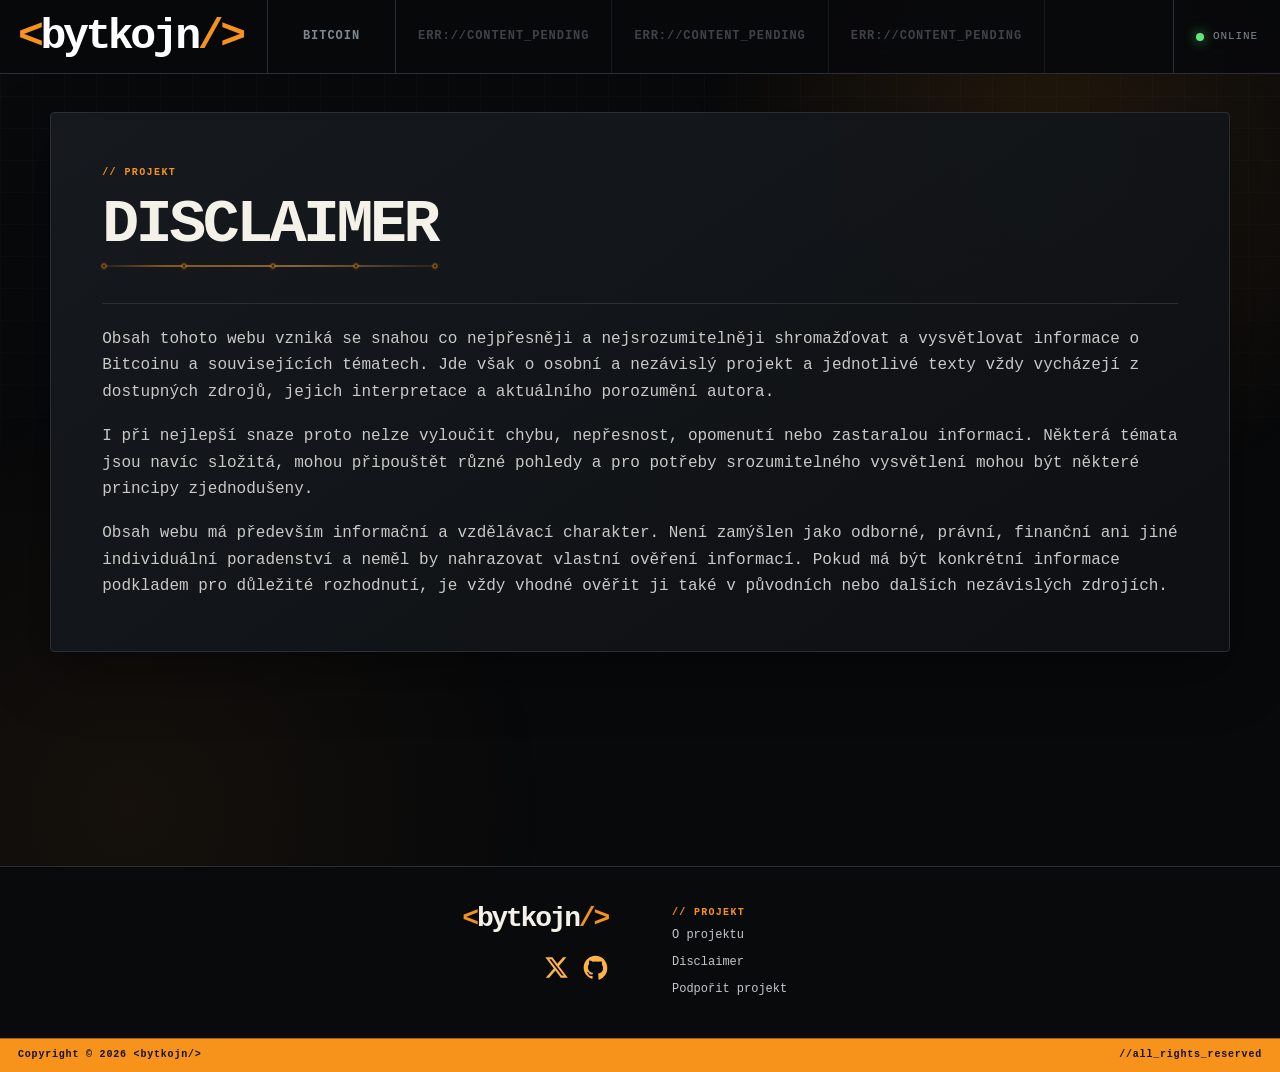
<file: projekt/disclaimer.html>
<!DOCTYPE html>
<html lang="cs">
  <head>
    <meta charset="utf-8">
    <meta content="width=device-width, initial-scale=1.0" name="viewport">
    <meta content="Upozornění k přesnosti, úplnosti a informačnímu charakteru obsahu webu BYTKOJN." name="description">
    <meta content="#0a0b0d" name="theme-color">
    <link href="../assets/media/favicon.svg" rel="icon" type="image/svg+xml">
    <link href="../assets/css/styles.css?v=20260813-1" rel="stylesheet">
    <title>Disclaimer // &lt;bytkojn/&gt;</title>
  </head>
  <body class="page-project article-text-page project-text-page">
    <div aria-hidden="true" class="background-grid"></div>
    <header class="topbar" id="siteHeader"></header>
    <div class="app-shell">
      <main class="content-area" id="mainContent">
        <article class="article-panel article-page-panel">
          <header class="article-header">
            <p class="article-header-kicker">// PROJEKT</p>
            <h1 aria-label="DISCLAIMER" class="bitcoin-title-enhanced" id="contentTitle">
              <span aria-hidden="true" class="bitcoin-title-word" data-title="DISCLAIMER">DISCLAIMER</span>
              <span aria-hidden="true" class="bitcoin-title-chain">
                <span class="bitcoin-title-chain-line"></span>
                <span class="bitcoin-title-chain-node"></span>
                <span class="bitcoin-title-chain-node"></span>
                <span class="bitcoin-title-chain-node"></span>
                <span class="bitcoin-title-chain-node"></span>
                <span class="bitcoin-title-chain-node"></span>
              </span>
            </h1>
            <svg aria-hidden="true" class="article-header-circuit article-header-circuit-intro" focusable="false" preserveAspectRatio="xMaxYMin meet" viewBox="0 0 240 180">
              <defs>
                <filter height="300%" id="articleCircuitGlowProject" width="300%" x="-100%" y="-100%">
                  <fegaussianblur result="blur" stdDeviation="4.5"></fegaussianblur>
                  <femerge>
                    <femergenode in="blur"></femergenode>
                    <femergenode in="SourceGraphic"></femergenode>
                  </femerge>
                </filter>
              </defs>
              <path class="circuit-trace" d="M28 0 V32 H72 V66 H48 V112 H92 V180"></path>
              <path class="circuit-trace circuit-trace-faint" d="M98 0 V26 H132 V58 H108 V104 H154 V144 H136 V180"></path>
              <path class="circuit-trace" d="M172 0 V38 H214 V74 H184 V116 H228 V180"></path>
              <path class="circuit-trace circuit-trace-faint" d="M240 18 H210 V54 H232 V98 H198 V138 H218 V180"></path>
              <path class="circuit-trace circuit-trace-active" d="M60 0 V38 H106 V78 H144 V120 H190 V180"></path>
              <circle class="circuit-node" cx="72" cy="32" r="5"></circle>
              <circle class="circuit-node" cx="48" cy="112" r="5"></circle>
              <circle class="circuit-node" cx="132" cy="58" r="5"></circle>
              <circle class="circuit-node" cx="184" cy="116" r="5"></circle>
              <circle class="circuit-node" cx="228" cy="74" r="5"></circle>
              <circle class="circuit-node circuit-node-active" cx="106" cy="38" filter="url(#articleCircuitGlowProject)" r="6"></circle>
              <circle class="circuit-node circuit-node-active circuit-node-delay" cx="190" cy="120" filter="url(#articleCircuitGlowProject)" r="6"></circle>
              <g class="circuit-marks">
                <rect height="6" width="6" x="214" y="18"></rect>
                <rect height="6" width="6" x="224" y="18"></rect>
                <rect height="6" width="6" x="214" y="28"></rect>
                <rect height="6" width="6" x="32" y="148"></rect>
                <rect height="6" width="6" x="42" y="148"></rect>
                <rect height="6" width="6" x="32" y="158"></rect>
              </g>
            </svg>
          </header>
          <div class="article-content">
            <section aria-label="Disclaimer" class="article-text-section project-statement">
              <p>Obsah tohoto webu vzniká se snahou co nejpřesněji a nejsrozumitelněji shromažďovat a vysvětlovat informace o Bitcoinu a souvisejících tématech. Jde však o osobní a nezávislý projekt a jednotlivé texty vždy vycházejí z dostupných zdrojů, jejich interpretace a aktuálního porozumění autora.</p>
              <p>I při nejlepší snaze proto nelze vyloučit chybu, nepřesnost, opomenutí nebo zastaralou informaci. Některá témata jsou navíc složitá, mohou připouštět různé pohledy a pro potřeby srozumitelného vysvětlení mohou být některé principy zjednodušeny.</p>
              <p>Obsah webu má především informační a vzdělávací charakter. Není zamýšlen jako odborné, právní, finanční ani jiné individuální poradenství a neměl by nahrazovat vlastní ověření informací. Pokud má být konkrétní informace podkladem pro důležité rozhodnutí, je vždy vhodné ověřit ji také v původních nebo dalších nezávislých zdrojích.</p>
            </section>
          </div>
        </article>
      </main>
    </div>
    <footer class="site-footer" id="siteFooter"></footer>
    <noscript>
      <div class="noscript-message">Bez JavaScriptu zůstává obsah stránky dostupný.</div>
    </noscript>
    <script src="../assets/js/app.js?v=20260813-2"></script>
  </body>
</html>
</file>
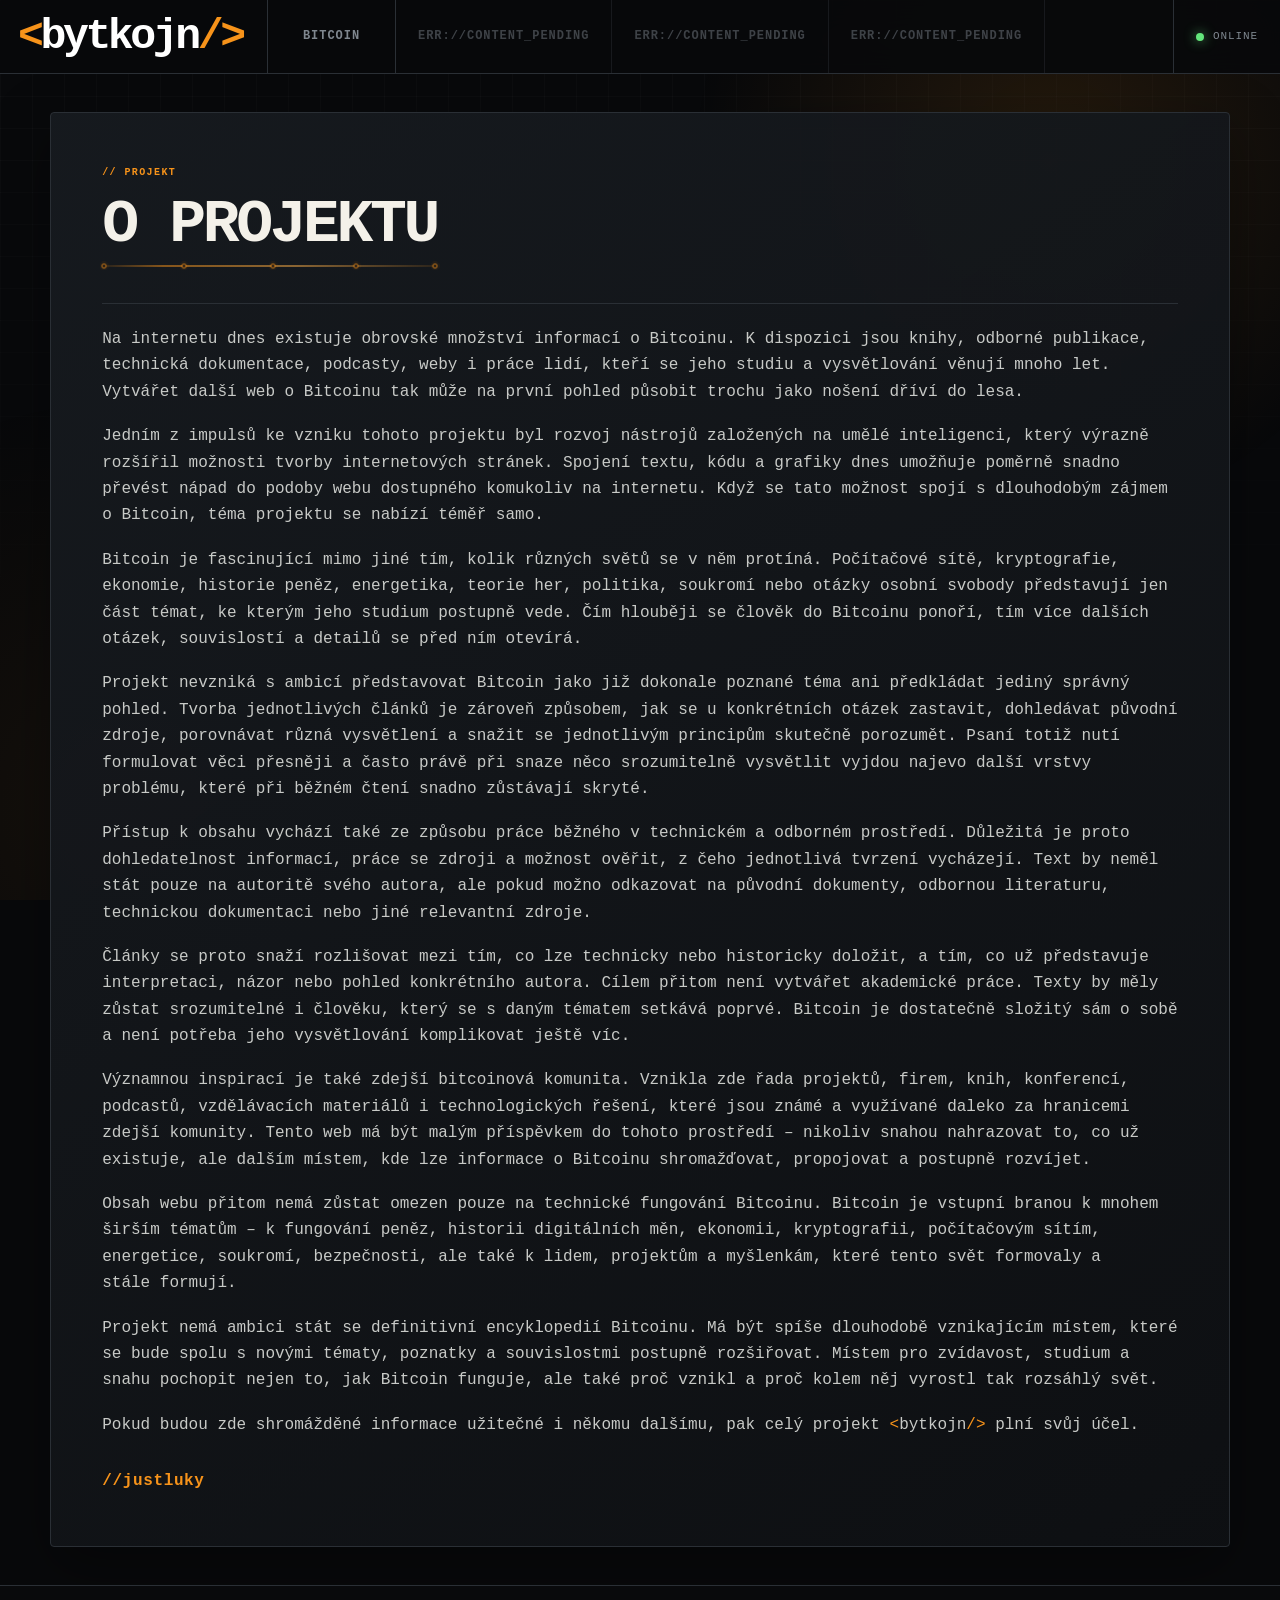
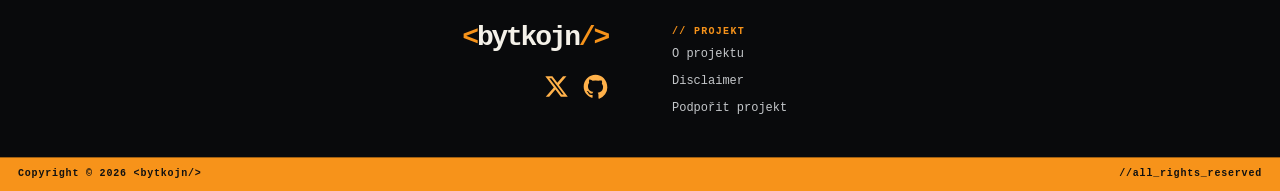
<file: projekt/o-projektu.html>
<!DOCTYPE html>
<html lang="cs">
  <head>
    <meta charset="utf-8">
    <meta content="width=device-width, initial-scale=1.0" name="viewport">
    <meta content="Informace o projektu BYTKOJN, jeho zaměření, přístupu k obsahu a způsobu vzniku textů." name="description">
    <meta content="#0a0b0d" name="theme-color">
    <link href="../assets/media/favicon.svg" rel="icon" type="image/svg+xml">
    <link href="../assets/css/styles.css?v=20260813-1" rel="stylesheet">
    <title>O projektu // &lt;bytkojn/&gt;</title>
  </head>
  <body class="page-project article-text-page project-text-page">
    <div aria-hidden="true" class="background-grid"></div>
    <header class="topbar" id="siteHeader"></header>
    <div class="app-shell">
      <main class="content-area" id="mainContent">
        <article class="article-panel article-page-panel">
          <header class="article-header">
            <p class="article-header-kicker">// PROJEKT</p>
            <h1 aria-label="O PROJEKTU" class="bitcoin-title-enhanced" id="contentTitle">
              <span aria-hidden="true" class="bitcoin-title-word" data-title="O PROJEKTU">O PROJEKTU</span>
              <span aria-hidden="true" class="bitcoin-title-chain">
                <span class="bitcoin-title-chain-line"></span>
                <span class="bitcoin-title-chain-node"></span>
                <span class="bitcoin-title-chain-node"></span>
                <span class="bitcoin-title-chain-node"></span>
                <span class="bitcoin-title-chain-node"></span>
                <span class="bitcoin-title-chain-node"></span>
              </span>
            </h1>
            <svg aria-hidden="true" class="article-header-circuit article-header-circuit-intro" focusable="false" preserveAspectRatio="xMaxYMin meet" viewBox="0 0 240 180">
              <defs>
                <filter height="300%" id="articleCircuitGlowProject" width="300%" x="-100%" y="-100%">
                  <fegaussianblur result="blur" stdDeviation="4.5"></fegaussianblur>
                  <femerge>
                    <femergenode in="blur"></femergenode>
                    <femergenode in="SourceGraphic"></femergenode>
                  </femerge>
                </filter>
              </defs>
              <path class="circuit-trace" d="M28 0 V32 H72 V66 H48 V112 H92 V180"></path>
              <path class="circuit-trace circuit-trace-faint" d="M98 0 V26 H132 V58 H108 V104 H154 V144 H136 V180"></path>
              <path class="circuit-trace" d="M172 0 V38 H214 V74 H184 V116 H228 V180"></path>
              <path class="circuit-trace circuit-trace-faint" d="M240 18 H210 V54 H232 V98 H198 V138 H218 V180"></path>
              <path class="circuit-trace circuit-trace-active" d="M60 0 V38 H106 V78 H144 V120 H190 V180"></path>
              <circle class="circuit-node" cx="72" cy="32" r="5"></circle>
              <circle class="circuit-node" cx="48" cy="112" r="5"></circle>
              <circle class="circuit-node" cx="132" cy="58" r="5"></circle>
              <circle class="circuit-node" cx="184" cy="116" r="5"></circle>
              <circle class="circuit-node" cx="228" cy="74" r="5"></circle>
              <circle class="circuit-node circuit-node-active" cx="106" cy="38" filter="url(#articleCircuitGlowProject)" r="6"></circle>
              <circle class="circuit-node circuit-node-active circuit-node-delay" cx="190" cy="120" filter="url(#articleCircuitGlowProject)" r="6"></circle>
              <g class="circuit-marks">
                <rect height="6" width="6" x="214" y="18"></rect>
                <rect height="6" width="6" x="224" y="18"></rect>
                <rect height="6" width="6" x="214" y="28"></rect>
                <rect height="6" width="6" x="32" y="148"></rect>
                <rect height="6" width="6" x="42" y="148"></rect>
                <rect height="6" width="6" x="32" y="158"></rect>
              </g>
            </svg>
          </header>
          <div class="article-content">
            <section aria-label="O projektu" class="article-text-section project-statement">
              <p>Na internetu dnes existuje obrovské množství informací o Bitcoinu. K dispozici jsou knihy, odborné publikace, technická dokumentace, podcasty, weby i práce lidí, kteří se jeho studiu a vysvětlování věnují mnoho let. Vytvářet další web o Bitcoinu tak může na první pohled působit trochu jako nošení dříví do lesa.</p>
              <p>Jedním z impulsů ke vzniku tohoto projektu byl rozvoj nástrojů založených na umělé inteligenci, který výrazně rozšířil možnosti tvorby internetových stránek. Spojení textu, kódu a grafiky dnes umožňuje poměrně snadno převést nápad do podoby webu dostupného komukoliv na internetu. Když se tato možnost spojí s dlouhodobým zájmem o Bitcoin, téma projektu se nabízí téměř samo.</p>
              <p>Bitcoin je fascinující mimo jiné tím, kolik různých světů se v něm protíná. Počítačové sítě, kryptografie, ekonomie, historie peněz, energetika, teorie her, politika, soukromí nebo otázky osobní svobody představují jen část témat, ke kterým jeho studium postupně vede. Čím hlouběji se člověk do Bitcoinu ponoří, tím více dalších otázek, souvislostí a detailů se před ním otevírá.</p>
              <p>Projekt nevzniká s ambicí představovat Bitcoin jako již dokonale poznané téma ani předkládat jediný správný pohled. Tvorba jednotlivých článků je zároveň způsobem, jak se u konkrétních otázek zastavit, dohledávat původní zdroje, porovnávat různá vysvětlení a snažit se jednotlivým principům skutečně porozumět. Psaní totiž nutí formulovat věci přesněji a často právě při snaze něco srozumitelně vysvětlit vyjdou najevo další vrstvy problému, které při běžném čtení snadno zůstávají skryté.</p>
              <p>Přístup k obsahu vychází také ze způsobu práce běžného v technickém a odborném prostředí. Důležitá je proto dohledatelnost informací, práce se zdroji a možnost ověřit, z čeho jednotlivá tvrzení vycházejí. Text by neměl stát pouze na autoritě svého autora, ale pokud možno odkazovat na původní dokumenty, odbornou literaturu, technickou dokumentaci nebo jiné relevantní zdroje.</p>
              <p>Články se proto snaží rozlišovat mezi tím, co lze technicky nebo historicky doložit, a tím, co už představuje interpretaci, názor nebo pohled konkrétního autora. Cílem přitom není vytvářet akademické práce. Texty by měly zůstat srozumitelné i člověku, který se s daným tématem setkává poprvé. Bitcoin je dostatečně složitý sám o sobě a není potřeba jeho vysvětlování komplikovat ještě víc.</p>
              <p>Významnou inspirací je také zdejší bitcoinová komunita. Vznikla zde řada projektů, firem, knih, konferencí, podcastů, vzdělávacích materiálů i technologických řešení, které jsou známé a využívané daleko za hranicemi zdejší komunity. Tento web má být malým příspěvkem do tohoto prostředí – nikoliv snahou nahrazovat to, co už existuje, ale dalším místem, kde lze informace o Bitcoinu shromažďovat, propojovat a postupně rozvíjet.</p>
              <p>Obsah webu přitom nemá zůstat omezen pouze na technické fungování Bitcoinu. Bitcoin je vstupní branou k mnohem širším tématům – k fungování peněz, historii digitálních měn, ekonomii, kryptografii, počítačovým sítím, energetice, soukromí, bezpečnosti, ale také k lidem, projektům a myšlenkám, které tento svět formovaly a stále formují.</p>
              <p>Projekt nemá ambici stát se definitivní encyklopedií Bitcoinu. Má být spíše dlouhodobě vznikajícím místem, které se bude spolu s novými tématy, poznatky a souvislostmi postupně rozšiřovat. Místem pro zvídavost, studium a snahu pochopit nejen to, jak Bitcoin funguje, ale také proč vznikl a proč kolem něj vyrostl tak rozsáhlý svět.</p>
              <p>Pokud budou zde shromážděné informace užitečné i někomu dalšímu, pak celý projekt <span class="bytkojn-inline"><span class="bytkojn-inline-mark">&lt;</span><span class="bytkojn-inline-name">bytkojn</span><span class="bytkojn-inline-mark">/</span><span class="bytkojn-inline-mark">&gt;</span></span> plní svůj účel.</p>
              <p class="project-signature">//justluky</p>
            </section>
          </div>
        </article>
      </main>
    </div>
    <footer class="site-footer" id="siteFooter"></footer>
    <noscript>
      <div class="noscript-message">Bez JavaScriptu zůstává obsah stránky dostupný.</div>
    </noscript>
    <script src="../assets/js/app.js?v=20260813-2"></script>
  </body>
</html>
</file>
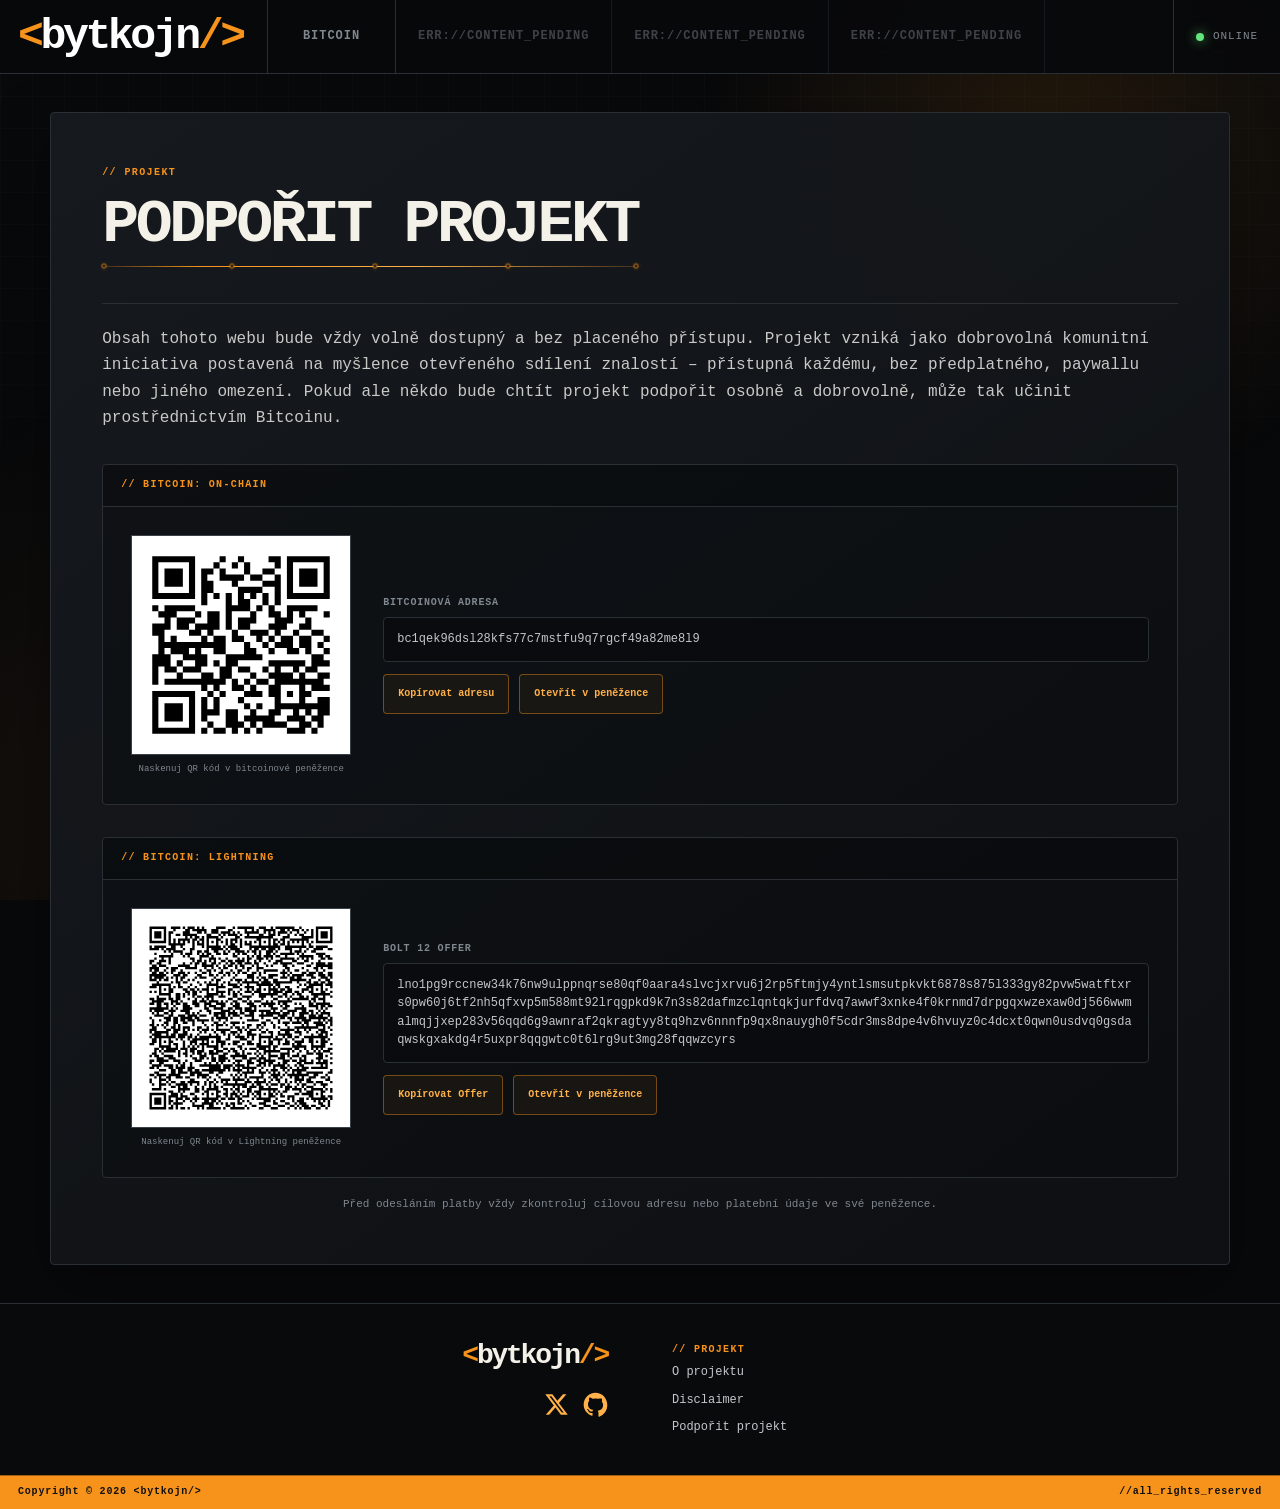
<file: projekt/podpora.html>
<!DOCTYPE html>
<html lang="cs">
  <head>
    <meta charset="utf-8">
    <meta content="width=device-width, initial-scale=1.0" name="viewport">
    <meta
      content="Dobrovolná podpora projektu BYTKOJN prostřednictvím bitcoinové on-chain nebo Lightning transakce."
      name="description"
    >
    <meta content="#0a0b0d" name="theme-color">
    <link href="../assets/media/favicon.svg" rel="icon" type="image/svg+xml">
    <link href="../assets/css/styles.css?v=20260813-1" rel="stylesheet">
    <title>Podpořit projekt // &lt;bytkojn/&gt;</title>
  </head>

  <body class="page-project article-text-page project-text-page">
    <div aria-hidden="true" class="background-grid"></div>

    <header class="topbar" id="siteHeader"></header>

    <div class="app-shell">
      <main class="content-area" id="mainContent">
        <article class="article-panel article-page-panel">
          <header class="article-header">
            <p class="article-header-kicker">// PROJEKT</p>

            <h1
              aria-label="PODPOŘIT PROJEKT"
              class="bitcoin-title-enhanced"
              id="contentTitle"
            >
              <span
                aria-hidden="true"
                class="bitcoin-title-word"
                data-title="PODPOŘIT PROJEKT"
              >
                PODPOŘIT PROJEKT
              </span>

              <span aria-hidden="true" class="bitcoin-title-chain">
                <span class="bitcoin-title-chain-line"></span>
                <span class="bitcoin-title-chain-node"></span>
                <span class="bitcoin-title-chain-node"></span>
                <span class="bitcoin-title-chain-node"></span>
                <span class="bitcoin-title-chain-node"></span>
                <span class="bitcoin-title-chain-node"></span>
              </span>
            </h1>

            <svg
              aria-hidden="true"
              class="article-header-circuit article-header-circuit-intro"
              focusable="false"
              preserveAspectRatio="xMaxYMin meet"
              viewBox="0 0 240 180"
            >
              <defs>
                <filter
                  height="300%"
                  id="articleCircuitGlowProject"
                  width="300%"
                  x="-100%"
                  y="-100%"
                >
                  <fegaussianblur
                    result="blur"
                    stdDeviation="4.5"
                  ></fegaussianblur>

                  <femerge>
                    <femergenode in="blur"></femergenode>
                    <femergenode in="SourceGraphic"></femergenode>
                  </femerge>
                </filter>
              </defs>

              <path
                class="circuit-trace"
                d="M28 0 V32 H72 V66 H48 V112 H92 V180"
              ></path>

              <path
                class="circuit-trace circuit-trace-faint"
                d="M98 0 V26 H132 V58 H108 V104 H154 V144 H136 V180"
              ></path>

              <path
                class="circuit-trace"
                d="M172 0 V38 H214 V74 H184 V116 H228 V180"
              ></path>

              <path
                class="circuit-trace circuit-trace-faint"
                d="M240 18 H210 V54 H232 V98 H198 V138 H218 V180"
              ></path>

              <path
                class="circuit-trace circuit-trace-active"
                d="M60 0 V38 H106 V78 H144 V120 H190 V180"
              ></path>

              <circle class="circuit-node" cx="72" cy="32" r="5"></circle>
              <circle class="circuit-node" cx="48" cy="112" r="5"></circle>
              <circle class="circuit-node" cx="132" cy="58" r="5"></circle>
              <circle class="circuit-node" cx="184" cy="116" r="5"></circle>
              <circle class="circuit-node" cx="228" cy="74" r="5"></circle>

              <circle
                class="circuit-node circuit-node-active"
                cx="106"
                cy="38"
                filter="url(#articleCircuitGlowProject)"
                r="6"
              ></circle>

              <circle
                class="circuit-node circuit-node-active circuit-node-delay"
                cx="190"
                cy="120"
                filter="url(#articleCircuitGlowProject)"
                r="6"
              ></circle>

              <g class="circuit-marks">
                <rect height="6" width="6" x="214" y="18"></rect>
                <rect height="6" width="6" x="224" y="18"></rect>
                <rect height="6" width="6" x="214" y="28"></rect>
                <rect height="6" width="6" x="32" y="148"></rect>
                <rect height="6" width="6" x="42" y="148"></rect>
                <rect height="6" width="6" x="32" y="158"></rect>
              </g>
            </svg>
          </header>

          <div class="article-content">
            <section
              aria-label="Podpořit projekt"
              class="article-text-section project-statement support-page"
            >
              <p>
                Obsah tohoto webu bude vždy volně dostupný a bez placeného
                přístupu. Projekt vzniká jako dobrovolná komunitní iniciativa
                postavená na myšlence otevřeného sdílení znalostí – přístupná
                každému, bez předplatného, paywallu nebo jiného omezení. Pokud
                ale někdo bude chtít projekt podpořit osobně a dobrovolně, může
                tak učinit prostřednictvím Bitcoinu.
              </p>

              <div class="support-box">
                <div class="support-box-head">
                  <span class="support-box-kicker">// BITCOIN: ON-CHAIN</span>
                </div>

                <div class="support-box-content">
                  <figure class="support-qr">
                    <img
                      alt="QR kód bitcoinové adresy pro podporu projektu"
                      decoding="async"
                      loading="lazy"
                      src="../assets/media/btc-support-qr.svg"
                    >
                    <figcaption>
                      Naskenuj QR kód v bitcoinové peněžence
                    </figcaption>
                  </figure>

                  <div class="support-payment">
                    <p class="support-address-label">Bitcoinová adresa</p>

                    <code
                      class="support-address"
                      id="supportBitcoinAddress"
                    >bc1qek96dsl28kfs77c7mstfu9q7rgcf49a82me8l9</code>

                    <div class="support-actions">
                      <button
                        class="support-copy"
                        data-copy-target="supportBitcoinAddress"
                        type="button"
                      >
                        Kopírovat adresu
                      </button>

                      <a
                        class="support-wallet-link"
                        href="bitcoin:bc1qek96dsl28kfs77c7mstfu9q7rgcf49a82me8l9"
                      >
                        Otevřít v peněžence
                      </a>
                    </div>
                  </div>
                </div>
              </div>

              <div class="support-box">
                <div class="support-box-head">
                  <span class="support-box-kicker">// BITCOIN: LIGHTNING</span>
                </div>

                <div class="support-box-content">
                  <figure class="support-qr">
                    <img
                      alt="QR kód BOLT 12 Offer pro podporu projektu přes Lightning"
                      decoding="async"
                      loading="lazy"
                      src="../assets/media/lightning-support-qr.svg"
                    >
                    <figcaption>
                      Naskenuj QR kód v Lightning peněžence
                    </figcaption>
                  </figure>

                  <div class="support-payment">
                    <p class="support-address-label">BOLT 12 Offer</p>

                    <code
                      class="support-address"
                      id="supportLightningOffer"
                    >[base64]</code>

                    <div class="support-actions">
                      <button
                        class="support-copy"
                        data-copy-target="supportLightningOffer"
                        type="button"
                      >
                        Kopírovat Offer
                      </button>

                      <a
                        class="support-wallet-link"
                        href="bitcoin:?lno=[base64]"
                      >
                        Otevřít v peněžence
                      </a>
                    </div>
                  </div>
                </div>
              </div>

              <p class="support-warning">
                Před odesláním platby vždy zkontroluj cílovou adresu nebo
                platební údaje ve své peněžence.
              </p>
            </section>
          </div>
        </article>
      </main>
    </div>

    <footer class="site-footer" id="siteFooter"></footer>

    <noscript>
      <div class="noscript-message">
        Bez JavaScriptu zůstává obsah stránky dostupný.
      </div>
    </noscript>

    <script src="../assets/js/app.js?v=20260813-2"></script>
  </body>
</html>
</file>
<file: assets/css/styles.css>
/* ========================================================================
   BYTKOJN – HLAVNÍ STYLY
   Tento soubor řídí celý vzhled webu: barvy, rozložení, tlačítka,
   navigaci, responzivitu i drobné animace.
   ======================================================================== */

/* ------------------------------------------------------------------------
   BAREVNÉ A ROZMĚROVÉ PROMĚNNÉ
   Hodnoty zde můžeš později měnit na jednom místě.
   ------------------------------------------------------------------------ */
:root {
  --bitcoin-orange: #f7931a;
  --bitcoin-orange-light: #ffb14a;
  --background: #08090b;
  --background-soft: #0d0f12;
  --panel: #111418;
  --panel-light: #171b20;
  --line: #2a2f35;
  --line-strong: #3a4149;
  --text: #f4f1e9;
  --text-body: #c8cac7;
  --text-soft: #c4c7ca;
  --muted: #7f878f;
  --success: #63e67b;
  --warning: #f4d35e;
  --topbar-height: 74px;
  --sidebar-width: 268px;
  --radius: 4px;
  --shadow: 0 20px 60px rgba(0, 0, 0, 0.38);

  /* Společné maximální šířky vycentrovaného obsahu. */
  --content-wide: 1320px;
  --content-article: 1180px;
  --content-prose: 920px;

  /*
    Programátorský font bez nutnosti stahovat externí soubor.
    Prohlížeč postupně zkouší fonty zleva. Na Windows obvykle použije
    Cascadia Code nebo Consolas, na macOS Menlo nebo Monaco.
  */
  --font-mono: "Cascadia Code", "Cascadia Mono", Consolas, Menlo, Monaco, "Liberation Mono", "Courier New", monospace;

}

/* ------------------------------------------------------------------------
   ZÁKLADNÍ RESET
   Sjednocuje chování prvků v různých prohlížečích.
   ------------------------------------------------------------------------ */
* {
  box-sizing: border-box;
}

html {
  min-height: 100%;
  scroll-behavior: smooth;
}

body {
  min-height: 100vh;
  margin: 0;
  overflow-x: hidden;
  color: var(--text);
  background: var(--background);
  font-family: var(--font-mono);
  line-height: 1.6;
}

button,
a {
  font: inherit;
}

button {
  color: inherit;
}

a {
  color: inherit;
  text-decoration: none;
}

strong {
  color: var(--text);
}

::selection {
  color: #111;
  background: var(--bitcoin-orange);
}

/* ------------------------------------------------------------------------
   POZADÍ
   Jemná mřížka dodává technický a "node terminal" vzhled.
   ------------------------------------------------------------------------ */
.background-grid {
  position: fixed;
  inset: 0;
  z-index: -2;
  pointer-events: none;
  background-image:
    linear-gradient(rgba(255, 255, 255, 0.025) 1px, transparent 1px),
    linear-gradient(90deg, rgba(255, 255, 255, 0.025) 1px, transparent 1px);
  background-size: 32px 32px;
  mask-image: linear-gradient(to bottom, black, transparent 85%);
}

body::before {
  content: "";
  position: fixed;
  inset: 0;
  z-index: -1;
  pointer-events: none;
  background:
    radial-gradient(circle at 82% 18%, rgba(247, 147, 26, 0.12), transparent 28%),
    radial-gradient(circle at 10% 90%, rgba(247, 147, 26, 0.06), transparent 30%);
}

/* ------------------------------------------------------------------------
   HORNÍ HORIZONTÁLNÍ PANEL
   position: sticky drží panel nahoře při rolování.
   ------------------------------------------------------------------------ */
.topbar {
  position: sticky;
  top: 0;
  z-index: 50;
  min-height: var(--topbar-height);
  display: grid;
  grid-template-columns: var(--sidebar-width) minmax(0, 1fr) auto;
  align-items: stretch;
  border-bottom: 1px solid var(--line);
  background: rgba(8, 9, 11, 0.94);
  backdrop-filter: blur(16px);
}
.brand {
  width: var(--sidebar-width);
  min-width: var(--sidebar-width);
  max-width: var(--sidebar-width);

  display: flex;
  align-items: center;
  gap: 10px;

  padding: 14px 24px;
  border-right: 1px solid var(--line);
}


.top-navigation {
  min-width: 0;
  display: flex;
  align-items: stretch;
  overflow-x: auto;
  scrollbar-width: thin;
}

.top-tab {
  position: relative;

  min-width: 128px;
  padding: 0 22px;

  display: inline-flex;
  align-items: center;
  justify-content: center;

  border: 0;
  border-right: 1px solid var(--line);

  color: var(--muted);
  background: transparent;

  cursor: pointer;
  text-transform: uppercase;
  text-align: center;
  letter-spacing: 0.08em;

  font-size: 12px;
  font-weight: 700;

  transition:
    color 160ms ease,
    background 160ms ease;
}

.top-tab::after {
  content: "";
  position: absolute;
  left: 18px;
  right: 18px;
  bottom: 0;
  height: 3px;
  background: var(--bitcoin-orange);
  transform: scaleX(0);
  transform-origin: left;
  transition: transform 160ms ease;
}

.top-tab:hover,
.top-tab:focus-visible {
  color: var(--text);
  background: rgba(255, 255, 255, 0.025);
}

.top-tab.is-active {
  color: var(--text);
  background: rgba(247, 147, 26, 0.06);
}

.top-tab.is-active::after {
  transform: scaleX(1);
}

.node-status {
  display: flex;
  align-items: center;
  gap: 9px;
  padding: 0 22px;
  border-left: 1px solid var(--line);
  color: var(--muted);
  font-size: 11px;
  letter-spacing: 0.08em;
}

.status-dot {
  width: 8px;
  height: 8px;
  border-radius: 50%;
  background: var(--success);
  box-shadow: 0 0 12px rgba(99, 230, 123, 0.75);
}

/* ------------------------------------------------------------------------
   DVOUSLOUPCOVÉ ROZLOŽENÍ
   Levý sloupec má pevnou šířku, pravý využije zbytek obrazovky.
   ------------------------------------------------------------------------ */
.app-shell {
  min-height: calc(100vh - var(--topbar-height) - 34px);
  display: grid;
  grid-template-columns: var(--sidebar-width) minmax(0, 1fr);
}

/* ------------------------------------------------------------------------
   LEVÝ VERTIKÁLNÍ PANEL
   ------------------------------------------------------------------------ */
/* Základní obal levého panelu.
   Používá se jak pro úvodní grafiku, tak pro navigaci dalších sekcí. */
.sidebar {
  position: sticky;
  top: var(--topbar-height);
  align-self: start;

  min-height: calc(100vh - var(--topbar-height) - 34px);

  padding: 14px 14px;

  border-right: 1px solid var(--line);

  background: rgba(12, 14, 17, 0.92);
}


/* ------------------------------------------------------------------------
   BĚŽNÁ NAVIGACE LEVÉHO PANELU
   Zobrazuje se v Sekci 01, Sekci 02 a Sekci 03.
   ------------------------------------------------------------------------ */

.sidebar-heading {
  padding: 0 10px 18px;
  border-bottom: 1px solid var(--line);
}

.eyebrow {
  color: var(--bitcoin-orange);

  font-size: 10px;
  font-weight: 800;
  letter-spacing: 0.14em;
}

.sidebar-heading h2 {
  margin: 8px 0 0;

  font-size: 17px;
  line-height: 1.3;
}

.side-navigation {
  display: grid;
  gap: 7px;

  margin-top: 18px;
}

.side-link {
  width: 100%;

  display: grid;
  grid-template-columns: 34px 1fr;
  align-items: center;
  gap: 8px;

  padding: 12px 10px;

  border: 1px solid transparent;
  border-radius: var(--radius);

  color: var(--muted);
  background: transparent;

  text-align: left;
  cursor: pointer;

  transition:
    color 140ms ease,
    border-color 140ms ease,
    background 140ms ease,
    transform 140ms ease;
}

.side-link:hover,
.side-link:focus-visible {
  color: var(--text);

  border-color: var(--line);
  background: var(--panel);

  transform: translateX(3px);
}

.side-link.is-active {
  color: var(--text);

  border-color: rgba(247, 147, 26, 0.45);
  background: rgba(247, 147, 26, 0.08);
}

.side-link-number {
  color: var(--bitcoin-orange);
  font-size: 10px;
}

.side-link-text {
  font-size: 12px;
  font-weight: 700;
  letter-spacing: 0.03em;
}

.sidebar-note {
  margin-top: 28px;
  padding: 16px;

  border: 1px dashed var(--line-strong);

  color: var(--muted);
  background: rgba(255, 255, 255, 0.015);

  font-size: 11px;
}

.sidebar-note-label {
  color: var(--bitcoin-orange);
}

.sidebar-note p {
  margin: 8px 0 0;
}


/* ------------------------------------------------------------------------
   GRAFICKÝ PANEL ÚVODNÍ STRÁNKY
   Na úvodu nahrazuje běžnou navigaci.
   ------------------------------------------------------------------------ */

/* Ve výchozím stavu je grafika skrytá.
   Zobrazí se pouze tehdy, když JavaScript přidá třídu is-home. */
.sidebar-home-visual {
  display: none;
}


/* Na úvodní stránce odstraníme původní odsazení,
   aby grafika mohla využít celou plochu levého panelu. */
.sidebar.is-home {
  padding: 0;
  overflow: hidden;
}


/* Zobrazení grafiky na úvodní stránce. */
.sidebar.is-home .sidebar-home-visual {
  display: block;
}


/* Skrytí běžné navigace na úvodní stránce. */
.sidebar.is-home .sidebar-navigation-content {
  display: none;
}


/* SVG grafika využije celou dostupnou šířku a výšku panelu. */
.sidebar-circuit {
  width: 100%;
  height: calc(100vh - var(--topbar-height) - 34px);
  min-height: 620px;

  display: block;

  background:
    radial-gradient(
      circle at 48% 45%,
      rgba(247, 147, 26, 0.045),
      transparent 34%
    );
}


/* Základní šedé obvodové cesty. */
.circuit-trace {
  fill: none;

  stroke: rgba(127, 135, 143, 0.27);
  stroke-width: 1.3;
  stroke-linecap: square;
  stroke-linejoin: miter;

  vector-effect: non-scaling-stroke;
}


/* Slabší vedlejší cesta. */
.circuit-trace-faint {
  stroke: rgba(127, 135, 143, 0.13);
}


/* Oranžová aktivní cesta. */
.circuit-trace-active {
  stroke: rgba(247, 147, 26, 0.62);
  stroke-width: 1.4;

  stroke-dasharray: 3 7;

  animation: circuitSignal 12s linear infinite;
}


/* Běžné tlumené uzly. */
.circuit-node {
  fill: #0d0f12;

  stroke: rgba(127, 135, 143, 0.45);
  stroke-width: 1.4;

  vector-effect: non-scaling-stroke;
}


/* Zvýrazněné oranžové uzly. */
.circuit-node-active {
  fill: var(--bitcoin-orange);
  stroke: rgba(255, 177, 74, 0.9);

  animation: circuitPulse 3.4s ease-in-out infinite;
}


/* Druhý aktivní uzel bliká s časovým posunem. */
.circuit-node-delay {
  animation-delay: 1.7s;
}


/* Drobné technické značky. */
.circuit-marks {
  fill: rgba(127, 135, 143, 0.34);
}


/* Pomalý pohyb čárkovaného oranžového signálu. */
@keyframes circuitSignal {
  to {
    stroke-dashoffset: -100;
  }
}


/* Jemné rozsvěcení oranžových uzlů. */
@keyframes circuitPulse {
  0%,
  100% {
    opacity: 0.55;
  }

  50% {
    opacity: 1;
  }
}

/* ------------------------------------------------------------------------
   HLAVNÍ OBSAH
   ------------------------------------------------------------------------ */
.content-area {
  min-width: 0;
  padding: clamp(20px, 3vw, 44px);
}

/*
  Levá navigace zůstává u levého okraje. Hlavní obsah uvnitř pravé části
  je na širokých monitorech vycentrovaný a neroztahuje se bez omezení.
*/
.content-area > * {
  width: min(var(--content-wide), 100%);
  margin-left: auto;
  margin-right: auto;
}

/* Dlouhé články používají užší čtecí rámec než grafické rozcestníky. */
.page-bitcoin-article .content-area > .article-panel,
.simple-page .simple-page-wrap {
  width: min(var(--content-article), 100%);
}

.hero-panel,
.info-card,
.manifesto-panel,
.node-card {
  border: 1px solid var(--line);
  border-radius: var(--radius);
  background: linear-gradient(145deg, rgba(23, 27, 32, 0.94), rgba(14, 16, 19, 0.96));
  box-shadow: var(--shadow);
}

.hero-panel {
  position: relative;
  overflow: hidden;
}

/* ------------------------------------------------------------------------
   TERMINÁLOVÁ LIŠTA HLAVNÍHO PANELU
   Vlevo zobrazuje aktuální cestu.
   Vpravo je příkaz hledající výraz "truth" ve složce /out/there.
   ------------------------------------------------------------------------ */

.terminal-bar {
  min-height: 43px;
  display: flex;
  align-items: center;
  justify-content: space-between;
  gap: 24px;

  padding: 0 18px;
  border-bottom: 1px solid var(--line);

  color: var(--muted);
  background: rgba(0, 0, 0, 0.24);

  font-size: 11px;
}

/* Levá část terminálové lišty. */
.terminal-path {
  min-width: 0;
  overflow: hidden;
  white-space: nowrap;
  text-overflow: ellipsis;
}

/* Oranžová šipka před cestou. */
.terminal-path::before {
  content: "> ";
  color: var(--bitcoin-orange);
  font-weight: 800;
}

/* Pravá část terminálové lišty. */
.terminal-meta {
  display: flex;
  align-items: center;
  gap: 9px;

  flex: 0 0 auto;
  white-space: nowrap;

  font-size: 11px;
  font-weight: 700;
  letter-spacing: 0.01em;
}

/* Příkaz grep. */
.term-cmd {
  color: var(--bitcoin-orange);
}

/* Parametr příkazu -R. */
.term-flag {
  color: var(--muted);
  font-weight: 400;
}

/* Hledaný výraz. */
.term-query {
  color: var(--muted);
  font-weight: 400;
}

/* Cesta, ve které se hledá. */
.term-search-path {
  color: var(--muted);
}

.hero-layout {
  position: relative;
  z-index: 1;
  display: grid;

  /* Text vlevo, úzký terminál vpravo. */
  grid-template-columns: minmax(0, 1fr) 290px;

  gap: clamp(24px, 3vw, 48px);

  /* Oba sloupce začínají nahoře. */
  align-items: start;

  padding: clamp(34px, 6vw, 84px);
}

.hero-kicker {
  margin: 0 0 18px;
  color: var(--bitcoin-orange);
  font-size: 11px;
  font-weight: 800;
  letter-spacing: 0.16em;
}

/* ------------------------------------------------------------------------
   HLAVNÍ DYNAMICKÝ NADPIS
   Pevná část zní "Bitcoin bez" a poslední slovo mění JavaScript.
   ------------------------------------------------------------------------ */

.hero-copy {
  min-width: 0;
}

.hero-copy h1 {
  max-width: 820px;
  margin: 0;

  font-size: clamp(42px, 7vw, 96px);
  line-height: 0.98;
  letter-spacing: -0.07em;
  text-transform: uppercase;
}

/*
  Všechna rotující slova mají stále stejnou velikost.
  Nadpis je jen celkově nastavený tak, aby se vešel vedle kompaktního terminálu.
*/
.page-home .hero-copy h1 {
  max-width: 100%;
  font-size: clamp(40px, 4.25vw, 68px);
}

.page-home .hero-copy {
  min-width: 0;
}

@media (max-width: 1100px) {
  .page-home .hero-copy h1 {
    font-size: clamp(36px, 5vw, 52px);
  }

  .page-home .rotating-line,
  .page-home .rotating-word {
    max-width: 100%;
    white-space: normal;
  }
}


/* Slovo, které se bude měnit:
   pozlátka, mýtů, humbuku, zkratek... */
.rotating-word {
  display: inline-block;
  max-width: 100%;

  color: var(--bitcoin-orange);

  /*
    Dlouhé víceslovné výrazy se smějí zalomit podle skutečně dostupné
    šířky textového sloupce. To je důležité hlavně na tabletech, kde
    vedle nadpisu stále zůstává terminál.
  */
  white-space: normal;
  overflow-wrap: normal;
  word-break: normal;

  transition:
    opacity 220ms ease,
    transform 220ms ease;
}

/* Celý měnící se výraz je vždy na samostatném druhém řádku. */
.rotating-line {
  display: block;
  min-width: 0;
  max-width: 100%;

  /*
    Nezakazujeme zalomení. Krátký výraz zůstane na jednom řádku,
    dlouhý se zalomí pouze tehdy, když už vedle terminálu nemá místo.
  */
  white-space: normal;
}

/* JavaScript tuto třídu krátce přidá před výměnou slova. */
.rotating-word.is-changing {
  opacity: 0;
  transform: translateY(-0.15em);
}

/* Blikající podtržítko je součástí měnícího se slova.
   Při výměně proto zmizí a pohne se společně s ním. */
.rotating-word::after {
  content: "_";
  display: inline-block;
  margin-left: 0;

  color: var(--bitcoin-orange);
  animation: terminal-cursor-blink 1s step-end infinite;
}

.hero-lead {
  max-width: 760px;
  margin: 26px 0 0;
  color: var(--text-soft);
  font-size: clamp(14px, 1.5vw, 18px);
}

.hero-actions {
  display: flex;
  flex-wrap: wrap;
  gap: 12px;
  margin-top: 32px;
}

.primary-button,
.secondary-button {
  min-height: 46px;
  display: inline-flex;
  align-items: center;
  justify-content: center;
  padding: 0 18px;
  border: 1px solid var(--bitcoin-orange);
  border-radius: var(--radius);
  cursor: pointer;
  font-size: 11px;
  font-weight: 900;
  letter-spacing: 0.08em;
  transition: transform 140ms ease, box-shadow 140ms ease, background 140ms ease, color 140ms ease;
}

.primary-button {
  color: #111;
  background: var(--bitcoin-orange);
}

.secondary-button {
  color: var(--bitcoin-orange-light);
  background: transparent;
}

.primary-button:hover,
.secondary-button:hover,
.primary-button:focus-visible,
.secondary-button:focus-visible {
  transform: translateY(-2px);
  box-shadow: 0 10px 24px rgba(247, 147, 26, 0.18);
}

.secondary-button:hover,
.secondary-button:focus-visible {
  color: #111;
  background: var(--bitcoin-orange);
}

/* ------------------------------------------------------------------------
   TERMINÁLOVÁ KARTA
   ------------------------------------------------------------------------ */
.node-card {
  width: 290px;
  min-width: 0;

  justify-self: end;
  align-self: start;

  /* Žádný posun směrem dolů. */
  margin-top: 0;

  overflow: hidden;
  transform: rotate(0.6deg);
}

.node-card-header {
  display: flex;
  justify-content: space-between;
  gap: 20px;
  padding: 11px 14px;
  border-bottom: 1px solid var(--line);
  color: var(--muted);
  background: #0a0b0d;
  font-size: 10px;
}

.window-dots {
  color: var(--bitcoin-orange);
  letter-spacing: 4px;
}

.node-screen {
  height: 335px;
  padding: 24px 18px;
  overflow: hidden;

  color: var(--text-soft);

  background:
    linear-gradient(rgba(247, 147, 26, 0.035) 1px, transparent 1px),
    #0a0c0f;

  background-size: 100% 26px;
  font-size: 11px;
  line-height: 1.7;
}

.node-screen p {
  margin: 0 0 20px;
}

/* Zkrácený hash genesis bloku v terminálu. */
.hash-output {
  color: var(--bitcoin-orange-light);
  font-size: 10px;
  letter-spacing: 0.03em;
}

.prompt,
.log-warn {
  color: var(--bitcoin-orange);
}

.log-ok {
  color: var(--success);
}

.cursor-line {
  display: flex;
  align-items: center;
  gap: 7px;
}

.cursor {
  width: 9px;
  height: 16px;
  display: inline-block;
  background: var(--bitcoin-orange);

  /* Pouze dva stavy: viditelný / neviditelný. */
  animation: cursor-blink 0.9s step-end infinite;
}

@keyframes cursor-blink {
  0%,
  49% {
    opacity: 1;
  }

  50%,
  100% {
    opacity: 0;
  }
}

/* ------------------------------------------------------------------------
   INFORMAČNÍ KARTY
   ------------------------------------------------------------------------ */
.card-grid {
  display: grid;
  grid-template-columns: repeat(3, minmax(0, 1fr));
  gap: 16px;
  margin-top: 16px;
  margin-left: auto;
  margin-right: auto;
}

.info-card {
  position: relative;
  min-height: 230px;
  display: block;
  padding: 24px;
  overflow: hidden;

  /* Odkaz nebude mít vlastní barvu ani podtržení. */
  color: inherit;
  text-decoration: none;

  transition:
    transform 160ms ease,
    border-color 160ms ease,
    box-shadow 160ms ease,
    background 160ms ease;
}

/* Klikací karta. */
.info-card[href] {
  cursor: pointer;
}

/* Reakce při najetí myší. */
.info-card[href]:hover {
  transform: translateY(-4px);
  border-color: rgba(247, 147, 26, 0.7);

  background:
    linear-gradient(
      145deg,
      rgba(247, 147, 26, 0.08),
      rgba(14, 16, 19, 0.96)
    );

  box-shadow:
    0 26px 64px rgba(0, 0, 0, 0.5),
    0 0 24px rgba(247, 147, 26, 0.08);
}

/* Ovládání pomocí klávesnice. */
.info-card[href]:focus-visible {
  outline: 2px solid var(--bitcoin-orange);
  outline-offset: 3px;
}

/* Karta bez zadané adresy nebude působit klikacím dojmem. */
.info-card:not([href]) {
  cursor: default;
}


.card-index {
  position: absolute;
  top: 12px;
  right: 16px;
  color: rgba(255, 255, 255, 0.08);
  font-size: 54px;
  font-weight: 900;
  line-height: 1;
}

.card-label {
  margin: 0 0 38px;
  color: var(--bitcoin-orange);
  font-size: 10px;
  font-weight: 900;
  letter-spacing: 0.15em;
}

.info-card h2 {
  position: relative;
  margin: 0;
  font-size: 20px;
  line-height: 1.35;
}

.info-card p:last-child {
  position: relative;
  margin: 16px 0 0;
  color: var(--muted);
  font-size: 12px;
}

/* ------------------------------------------------------------------------
   SPODNÍ STAVOVÝ PANEL
   ------------------------------------------------------------------------ */
/* ------------------------------------------------------------------------
   HLAVNÍ PATIČKA WEBU
   ------------------------------------------------------------------------ */
.site-footer {
  border-top: 1px solid var(--line);
  background: #090a0c;
}

.footer-main {
  width: 100%;

  display: grid;

  /* Dva stejně široké kompaktní sloupce. */
  grid-template-columns: 220px 220px;

  /* Pevná, relativně malá mezera kolem středu obrazovky. */
  column-gap: 64px;

  /* Celá dvojice je přesně uprostřed obrazovky. */
  justify-content: center;
  align-items: start;

  /* Výšla footeru */
  padding:
    clamp(26px, 3vw, 38px)
    24px;
}

/* Logo a sociální odkazy. */
.footer-identity {
  display: flex;
  flex-direction: column;
  align-items: flex-end;
  gap: 22px;
}


/* Stejný vzhled jako hlavní logo, ale bez rozměrů horního panelu. */
.footer-brand {
  display: inline-flex;
  align-items: center;

  font-family: var(--font-mono);
  font-size: 1.75rem;
  font-weight: 700;
  line-height: 1;
  letter-spacing: -0.08em;

  white-space: nowrap;
}

.footer-brand-name {
  color: var(--text);
}

.footer-brand:hover .footer-brand-name {
  color: var(--bitcoin-orange);
}

.footer-brand:hover .brand-bracket,
.footer-brand:hover .brand-slash {
  color: var(--text);
}


/* Ikony X a GitHub. */
.footer-socials {
  display: flex;
  align-items: center;
  gap: 14px;
}

.footer-social-link {
  width: 25px;
  height: 25px;
  display: inline-flex;
  align-items: center;
  justify-content: center;

  color: var(--bitcoin-orange-light);

  transition:
    color 150ms ease,
    transform 150ms ease,
    filter 150ms ease;
}

.footer-social-link svg {
  width: 100%;
  height: 100%;
  fill: currentColor;
}

.footer-social-link:hover,
.footer-social-link:focus-visible {
  color: var(--bitcoin-orange);
  transform: translateY(-2px);
  filter: drop-shadow(0 0 7px rgba(247, 147, 26, 0.35));
}


/* Odkazy projektu. */
.footer-project {
  min-width: 0;
  display: flex;
  flex-direction: column;
  align-items: flex-start;

  /*
    Celý pravý blok posuneme trochu níž, aby byl nadpis // PROJEKT
    přibližně v ose s logem <bytkojn/>.
  */
  gap: 0;
}

.footer-heading {
  /*
    Odkazy držíme blíž k nadpisu // PROJEKT.
  */
  margin: 0 0 5px;

  color: var(--bitcoin-orange);

  font-size: 10px;
  font-weight: 900;
  letter-spacing: 0.13em;
}

.footer-project a {
  color: var(--text-soft);
  font-size: 12px;

  transition:
    color 150ms ease,
    transform 150ms ease;
}

/* Mezera až mezi jednotlivými odkazy, ne mezi nadpisem a prvním odkazem. */
.footer-project a + a {
  margin-top: 8px;
}

/* Na mobilu už není potřeba pravý blok vertikálně posouvat. */
@media (max-width: 760px) {
  .footer-project {
    padding-top: 0;
  }
}

.footer-project a:hover,
.footer-project a:focus-visible {
  color: var(--bitcoin-orange);
  transform: translateX(3px);
}

/* ------------------------------------------------------------------------
   SPODNÍ ORANŽOVÁ STAVOVÁ LIŠTA
   ------------------------------------------------------------------------ */
.statusbar {
  min-height: 34px;

  display: flex;
  align-items: center;
  justify-content: space-between;
  gap: 20px;

  padding: 0 18px;
  border-top: 1px solid rgba(0, 0, 0, 0.35);

  color: #111;
  background: var(--bitcoin-orange);

  font-size: 10px;
  font-weight: 900;
  line-height: 1;
  letter-spacing: 0.08em;
}

.footer-signature {
  white-space: nowrap;
}

.back-to-top {
  --back-to-top-offset: 22px;

  position: fixed;
  right: 22px;
  bottom: var(--back-to-top-offset);
  z-index: 80;

  width: 42px;
  height: 42px;
  display: grid;
  place-items: center;

  padding: 0;
  border: 1px solid rgba(247, 147, 26, 0.52);
  border-radius: 3px;

  color: var(--bitcoin-orange-light);
  background: rgba(8, 10, 13, 0.92);
  box-shadow:
    0 10px 28px rgba(0, 0, 0, 0.34),
    0 0 0 1px rgba(255, 255, 255, 0.015);

  font-family: var(--font-mono);
  font-size: 20px;
  font-weight: 800;
  line-height: 1;

  cursor: pointer;
  user-select: none;

  opacity: 0;
  visibility: hidden;
  pointer-events: none;
  transform: translateY(8px);

  backdrop-filter: blur(12px);

  transition:
    opacity 160ms ease,
    visibility 160ms ease,
    transform 160ms ease,
    color 140ms ease,
    background 140ms ease,
    border-color 140ms ease,
    box-shadow 140ms ease,
    bottom 160ms ease;
}

.back-to-top.is-visible {
  opacity: 1;
  visibility: visible;
  pointer-events: auto;
  transform: translateY(0);
}

.back-to-top:hover,
.back-to-top:focus-visible {
  color: #111;
  border-color: var(--bitcoin-orange);
  background: var(--bitcoin-orange);
  box-shadow:
    0 12px 30px rgba(0, 0, 0, 0.42),
    0 0 18px rgba(247, 147, 26, 0.16);
  outline: none;
}

.back-to-top:active {
  transform: translateY(1px);
}


/* ------------------------------------------------------------------------
   ANIMACE
   ------------------------------------------------------------------------ */
@keyframes blink {
  50% {
    opacity: 0;
  }
}

/* Kurzoru nastaví pouze dva stavy:
   buď je plně viditelný, nebo úplně neviditelný. */
@keyframes terminal-cursor-blink {
  0%,
  49% {
    opacity: 1;
  }

  50%,
  100% {
    opacity: 0;
  }
}

/* ------------------------------------------------------------------------
   RESPONZIVITA PRO TABLETY
   ------------------------------------------------------------------------ */
@media (max-width: 1050px) {
  :root {
    --sidebar-width: 220px;
  }

  .node-status {
    display: none;
  }

  .topbar {
    grid-template-columns: auto 1fr;
  }

  .node-card {
    max-width: 620px;
    transform: none;
  }

  .card-grid {
    grid-template-columns: 1fr;
  }

  .info-card {
    min-height: 190px;
  }
}

/* Na užších obrazovkách se terminál přesune pod hlavní text. */
@media (max-width: 850px) {
  .hero-layout {
    grid-template-columns: 1fr;
  }

  .node-card {
    width: min(420px, 100%);
    max-width: none;
    justify-self: end;
    transform: none;
  }
}


/* ========================================================================
   KOMPAKTNÍ TERMINÁL NA ÚVODNÍ STRÁNCE
   Nadpis má stále jednotnou velikost. Místo jeho průběžného zmenšování
   zabírá terminál méně místa a je přitažený blíž k pravému okraji panelu.
   ======================================================================== */
.page-home .hero-layout {
  /*
    Terminál zůstává vedle textu i při postupném zužování okna.
    Zmenšuje se především textový sloupec, takže se odstavce a nadpis
    přirozeně zalamují. Pravý terminál má jen omezenou pružnou šířku.
  */
  grid-template-columns: minmax(0, 1fr) clamp(205px, 20vw, 232px);
  gap: clamp(16px, 2vw, 28px);
  align-items: start;

  padding:
    clamp(34px, 4vw, 56px)
    clamp(18px, 1.8vw, 28px)
    clamp(34px, 4vw, 56px)
    clamp(34px, 4vw, 56px);
}

.page-home .node-card {
  width: 100%;
  min-width: 0;
  justify-self: end;
  align-self: start;
  margin-top: 0;
  transform: none;
}

.page-home .node-card-header {
  padding: 9px 11px;
  gap: 10px;
  font-size: 9px;
}

.page-home .window-dots {
  letter-spacing: 2px;
}

.page-home .node-screen {
  height: 260px;
  padding: 18px 14px;
  background-size: 100% 24px;
  font-size: 10px;
  line-height: 1.65;
}

.page-home .node-screen p {
  margin-bottom: 15px;
}

.page-home .hash-output {
  font-size: 9px;
}

/*
  Na běžných noteboocích terminál stále zůstává vpravo.
  Pouze mírně stáhneme jeho šířku a vnitřní rozestupy.
*/
@media (max-width: 1100px) {
  .page-home .hero-layout {
    grid-template-columns: minmax(0, 1fr) clamp(190px, 24vw, 218px);
    gap: 18px;
    padding:
      34px
      clamp(18px, 2.4vw, 26px)
      38px
      clamp(24px, 3vw, 36px);
  }

  .page-home .node-screen {
    height: 238px;
    padding: 16px 12px;
  }
}

/*
  Teprve na opravdu úzkém displeji už dva sloupce nedávají smysl.
  Až zde se terminál přesune pod text.
*/
@media (max-width: 620px) {
  .page-home .hero-layout {
    grid-template-columns: 1fr;
  }

  .page-home .node-card {
    width: min(360px, 100%);
    justify-self: stretch;
    margin-top: 8px;
  }

  .page-home .node-screen {
    height: 230px;
  }
}

/* ------------------------------------------------------------------------
   RESPONZIVITA PRO MOBILY
   Na malém displeji se levý panel přesune nad hlavní obsah.
   ------------------------------------------------------------------------ */
@media (max-width: 760px) {
  :root {
    --topbar-height: auto;
  }

  .topbar {
    position: relative;
    display: block;
  }
.brand {
    min-width: 0;
    border-right: 0;
    border-bottom: 1px solid var(--line);
  }

  .top-navigation {
    min-height: 58px;
  }

  .top-tab {
    min-width: 118px;
  }

  .app-shell {
    display: block;
  }

  .sidebar {
    position: relative;
    top: auto;
    min-height: auto;
    border-right: 0;
    border-bottom: 1px solid var(--line);
  }

  .side-navigation {
    grid-template-columns: repeat(2, minmax(0, 1fr));
  }

  .hero-layout {
    padding: 28px 22px 34px;
  }

  .page-bitcoin .hero-kicker {
  margin-bottom: 12px;
}

  .hero-copy h1 {
    font-size: clamp(38px, 15vw, 62px);
  }

  .manifesto-panel {
    grid-template-columns: 1fr;
    gap: 20px;
  }

  .footer-main {
    width: min(100% - 40px, 480px);
    max-width: none;
    margin-inline: auto;

    grid-template-columns: 1fr;
    row-gap: 36px;

    padding-block: 26px;
  }

  .statusbar {
    flex-direction: row;
    align-items: center;
    justify-content: space-between;
    flex-wrap: wrap;

    gap: 6px 18px;
    padding: 8px 14px;

    font-size: 9px;
  }

  .back-to-top {
    --back-to-top-offset: 14px;

    right: 14px;
    width: 40px;
    height: 40px;
    font-size: 19px;
  }

  /* Dekorativní levý panel na telefonu vůbec nezobrazujeme. */
  .sidebar.is-home {
    display: none;
  }
}

@media (max-width: 460px) {
  .content-area {
    padding: 14px;
  }

  .side-navigation {
    grid-template-columns: 1fr;
  }

  .hero-actions {
    display: grid;
  }

  .primary-button,
  .secondary-button {
    width: 100%;
  }
}

/* ------------------------------------------------------------------------
   OMEZENÍ ANIMACÍ PRO UŽIVATELE, KTEŘÍ JE NECHTĚJÍ
   ------------------------------------------------------------------------ */
@media (prefers-reduced-motion: reduce) {
  *,
  *::before,
  *::after {
    scroll-behavior: auto !important;
    animation-duration: 0.001ms !important;
    animation-iteration-count: 1 !important;
    transition-duration: 0.001ms !important;
  }
}

/* ------------------------------------------------------------------------
   LOGO <bytkojn/>
   ------------------------------------------------------------------------ */
.brand {
  /* Logo zůstává součástí levé části horního panelu. */
  display: flex;
  align-items: center;

  /* U textového loga nechceme mezery mezi jednotlivými span prvky. */
  gap: 0;

  /* Menší boční odsazení nechá logu více prostoru. */
  padding: 14px 18px;

  /* Programátorské písmo používané na celém webu. */
  font-family: var(--font-mono);

  font-size: 2.7rem;
  font-weight: 700;
  line-height: 1;

  /* Lehce přitáhne jednotlivé znaky k sobě. */
  letter-spacing: -0.08em;

  /* Zabrání zalomení loga na dva řádky. */
  white-space: nowrap;

  /* Logo je odkaz, ale nebude podtržené. */
  text-decoration: none;
  
}

/* Samotný název bytkojn. */
.brand-name {
  color: #ffffff;
}

/* Znaky < a >. */
.brand-bracket {
  color: var(--bitcoin-orange);
}

/* Oranžové lomítko. */
.brand-slash {
  color: var(--bitcoin-orange);
}

/* Plynulá změna barev při najetí myší. */
.brand-name,
.brand-bracket,
.brand-slash {
  transition:
    color 160ms ease,
    text-shadow 160ms ease;
}

/* Po najetí se barvy prohodí. */
.brand:hover .brand-name {
  color: var(--bitcoin-orange);
  text-shadow: 0 0 12px rgba(247, 147, 26, 0.35);
}

.brand:hover .brand-bracket,
.brand:hover .brand-slash {
  color: #ffffff;
}

/* Menší logo na telefonu. */
@media (max-width: 700px) {
.brand {
    font-size: 1.35rem;
  }
}

/* ========================================================================
   STRÁNKA BITCOIN — JEDNODUCHÁ NAVIGACE A ODBORNÉ ČLÁNKY
   Položky navigace odkazují na samostatné HTML stránky.
   ======================================================================== */

.page-bitcoin .sidebar {
  max-height: calc(100vh - var(--topbar-height));
  overflow-y: auto;
  scrollbar-width: thin;
  scrollbar-color: var(--line-strong) transparent;
}

/* ------------------------------------------------------------------------
   KOMPAKTNÍ HERO PANEL ÚVODU SEKCE BITCOIN
   Zachovává původní nízkou výšku: menší svislé odsazení, kompaktní nadpis
   a grafika zarovnaná doprostřed panelu.
   ------------------------------------------------------------------------ */
.page-bitcoin-overview .hero-layout {
  align-items: center;
  gap: clamp(24px, 3vw, 40px);
  padding: 26px clamp(30px, 4vw, 52px);
}

.page-bitcoin-overview .hero-kicker {
  margin-bottom: 12px;
}

.page-bitcoin-overview .hero-copy h1 {
  font-size: clamp(36px, 5vw, 66px);
  line-height: 1;
}

.page-bitcoin-overview .hero-lead {
  margin-top: 14px;
}

/* ------------------------------------------------------------------------
   JEDNOÚROVŇOVÁ NAVIGACE SEKCE BITCOIN
   ------------------------------------------------------------------------ */
.bitcoin-section-nav {
  display: grid;
  gap: 3px;
  margin-top: 0;
}

.bitcoin-nav-link {
  width: 100%;
  min-width: 0;
  display: grid;
  grid-template-columns: 30px minmax(0, 1fr);
  align-items: center;
  gap: 7px;
  padding: 9px 8px;
  border: 1px solid transparent;
  border-radius: var(--radius);
  color: var(--muted);
  background: transparent;
  text-align: left;
  transition:
    color 140ms ease,
    border-color 140ms ease,
    background 140ms ease,
    transform 140ms ease;
}

.bitcoin-nav-link[href] {
  cursor: pointer;
}

.bitcoin-nav-link[href]:hover,
.bitcoin-nav-link[href]:focus-visible {
  color: var(--text);
  border-color: var(--line);
  background: var(--panel);
  transform: translateX(3px);
}

.bitcoin-nav-link.is-active {
  color: var(--text);
  border-color: rgba(247, 147, 26, 0.45);
  background: rgba(247, 147, 26, 0.08);
  box-shadow: inset 3px 0 0 var(--bitcoin-orange);
}

.bitcoin-nav-link.is-disabled {
  opacity: 0.48;
  cursor: default;
  user-select: none;
}

.bitcoin-nav-number {
  color: var(--bitcoin-orange);
  font-size: 10px;
  font-weight: 900;
}

.bitcoin-nav-title {
  min-width: 0;
  font-size: 11px;
  font-weight: 800;
  line-height: 1.35;
}

/* ------------------------------------------------------------------------
   JEDEN VELKÝ OBSAHOVÝ BLOK
   ------------------------------------------------------------------------ */
.article-panel {
  margin-top: 16px;
  padding: clamp(28px, 4vw, 58px);
  border: 1px solid var(--line);
  border-radius: var(--radius);
  background:
    linear-gradient(145deg, rgba(23, 27, 32, 0.94), rgba(14, 16, 19, 0.97));
  box-shadow: var(--shadow);
}

.article-page-panel {
  width: min(var(--content-article), 100%);
  margin-top: 0;
  margin-left: auto;
  margin-right: auto;
}

.article-panel > * {
  margin-top: 0;
}

.article-panel > * + * {
  margin-top: clamp(30px, 5vw, 64px);
}

.article-header {
  max-width: 980px;
  margin: 0 0 clamp(32px, 5vw, 56px);
  padding: 0 0 clamp(24px, 3vw, 36px);
  border-bottom: 1px solid var(--line);
}

.article-header-kicker {
  margin: 0 0 12px;
  color: var(--bitcoin-orange);
  font-size: 10px;
  font-weight: 900;
  letter-spacing: 0.14em;
  text-transform: uppercase;
}

.article-header h1 {
  margin: 0;
  color: var(--text);
  font-size: clamp(34px, 4.8vw, 64px);
  line-height: 1.05;
  letter-spacing: -0.055em;
  text-transform: uppercase;
}

.article-header-lead {
  max-width: 850px;
  margin: 18px 0 0;
  color: var(--text-soft);
  font-size: clamp(14px, 1.35vw, 18px);
  line-height: 1.7;
}

.article-section {
  max-width: 900px;
}

.article-section h2,
.article-media-copy h2 {
  margin: 0 0 18px;
  color: var(--text);
  font-size: clamp(22px, 2.4vw, 34px);
  line-height: 1.25;
}

.article-section h3,
.article-media-copy h3 {
  margin: 28px 0 12px;
  color: var(--bitcoin-orange-light);
  font-size: 16px;
}

.article-section p,
.article-media-copy p,
.article-callout p,
.article-note p {
  margin: 0;
  color: var(--text-soft);
  font-size: clamp(14px, 1.25vw, 17px);
  line-height: 1.85;
}

.article-section p + p,
.article-media-copy p + p {
  margin-top: 18px;
}

.article-intro {
  color: var(--text) !important;
  font-size: clamp(17px, 1.7vw, 22px) !important;
  line-height: 1.7 !important;
}

.article-callout {
  max-width: 940px;
  padding: 24px 26px;
  border: 1px solid rgba(247, 147, 26, 0.42);
  border-left: 4px solid var(--bitcoin-orange);
  background: rgba(247, 147, 26, 0.055);
}

.article-callout-label,
.article-visual-label,
.article-note-label {
  display: block;
  margin-bottom: 10px;
  color: var(--bitcoin-orange);
  font-size: 10px;
  font-weight: 900;
  letter-spacing: 0.14em;
}

.article-callout h2 {
  margin: 0 0 12px;
  font-size: 21px;
}

.article-media-row {
  display: grid;
  grid-template-columns: minmax(0, 1.2fr) minmax(260px, 0.8fr);
  align-items: center;
  gap: clamp(28px, 5vw, 72px);
  padding-block: clamp(18px, 2vw, 30px);
}

.article-media-row.is-media-left {
  grid-template-columns: minmax(260px, 0.8fr) minmax(0, 1.2fr);
}

.article-media-row.is-media-left .article-media-copy {
  order: 2;
}

.article-media-row.is-media-left .article-visual {
  order: 1;
}

.article-visual {
  min-height: 260px;
  display: grid;
  place-items: center;
  margin: 0;
  padding: 24px;
  border: 1px dashed var(--line-strong);
  background:
    linear-gradient(rgba(247, 147, 26, 0.035) 1px, transparent 1px),
    linear-gradient(90deg, rgba(247, 147, 26, 0.035) 1px, transparent 1px),
    #0a0c0f;
  background-size: 24px 24px;
}

.article-visual-placeholder {
  color: var(--muted);
  text-align: center;
  font-size: 11px;
}

.article-visual-placeholder strong {
  display: block;
  margin-bottom: 8px;
  color: var(--bitcoin-orange-light);
  font-size: 14px;
}

.article-note {
  max-width: 900px;
  padding: 20px 22px;
  border: 1px dashed var(--line-strong);
  background: rgba(255, 255, 255, 0.018);
}

.article-list {
  margin: 18px 0 0;
  padding-left: 20px;
  color: var(--text-soft);
}

.article-list li + li {
  margin-top: 10px;
}

@media (max-width: 900px) {
  .article-media-row,
  .article-media-row.is-media-left {
    grid-template-columns: 1fr;
  }

  .article-media-row.is-media-left .article-media-copy,
  .article-media-row.is-media-left .article-visual {
    order: initial;
  }
}

@media (max-width: 760px) {
  .page-bitcoin .sidebar {
    max-height: none;
    overflow-y: visible;
  }

  .article-panel {
    padding: 26px 22px;
  }

  .article-header {
    margin-bottom: 30px;
    padding-bottom: 22px;
  }

  .article-header h1 {
    font-size: clamp(30px, 11vw, 48px);
  }
}

/* ========================================================================
   ÚVOD CELÉ SEKCE BITCOIN
   ======================================================================== */
.sidebar-overview-link {
  width: 100%;
  min-width: 0;
  display: flex;
  align-items: center;
  gap: 8px;
  margin: 8px 0 0;
  padding: 8px 10px;
  border: 1px solid transparent;
  border-radius: var(--radius);
  color: var(--text);
  background: transparent;
  text-align: left;
  cursor: pointer;
  font-size: 17px;
  font-weight: 800;
  line-height: 1.3;
  transition:
    color 150ms ease,
    border-color 150ms ease,
    background 150ms ease,
    transform 150ms ease;
}

.sidebar-overview-prefix {
  color: var(--bitcoin-orange);
  font-size: 12px;
  font-weight: 900;
}

.sidebar-overview-link:hover,
.sidebar-overview-link:focus-visible {
  color: var(--bitcoin-orange-light);
  border-color: var(--line);
  background: var(--panel);
  transform: translateX(3px);
}

.sidebar-overview-link.is-active {
  color: var(--text);
  border-color: rgba(247, 147, 26, 0.45);
  background: rgba(247, 147, 26, 0.08);
}

/* ========================================================================
   MALÁ GRAFIKA BITCOINOVÉ SÍTĚ V HERO PANELU
   ======================================================================== */
.bitcoin-hero-visual {
  position: relative;
  width: 255px;
  min-height: 185px;
  display: grid;
  place-items: center;
  justify-self: end;
  align-self: center;
  overflow: hidden;
  border: 1px solid var(--line);
  border-radius: var(--radius);
  background:
    linear-gradient(rgba(255, 255, 255, 0.025) 1px, transparent 1px),
    linear-gradient(90deg, rgba(255, 255, 255, 0.025) 1px, transparent 1px),
    radial-gradient(circle at 50% 44%, rgba(247, 147, 26, 0.11), transparent 50%),
    #0a0c0f;
  background-size: 24px 24px, 24px 24px, auto, auto;
  box-shadow:
    0 18px 45px rgba(0, 0, 0, 0.34),
    inset 0 0 50px rgba(0, 0, 0, 0.22);
}

.bitcoin-network-graphic {
  width: 100%;
  height: 185px;
  display: block;
}

.network-glow {
  fill: url("#bitcoinCoreGlow");
}

.network-links path {
  fill: none;
  stroke: rgba(196, 199, 202, 0.42);
  stroke-width: 1.2;
  vector-effect: non-scaling-stroke;
}

.network-nodes circle {
  fill: #0a0c0f;
  stroke: rgba(196, 199, 202, 0.65);
  stroke-width: 1.4;
  vector-effect: non-scaling-stroke;
}

.network-nodes .network-node-active {
  fill: var(--bitcoin-orange);
  stroke: var(--bitcoin-orange-light);
  filter: drop-shadow(0 0 5px rgba(247, 147, 26, 0.9));
  animation: bitcoinNetworkNodePulse 3s ease-in-out infinite;
}

.network-nodes .network-node-delay {
  animation-delay: 1.5s;
}

.network-core > circle:first-child {
  fill: #0a0c0f;
  stroke: var(--bitcoin-orange);
  stroke-width: 2.2;
  filter: drop-shadow(0 0 7px rgba(247, 147, 26, 0.5));
}

.network-core-ring {
  fill: none !important;
  stroke: rgba(247, 147, 26, 0.42);
  stroke-width: 1;
  stroke-dasharray: 3 7;
  transform-origin: 160px 125px;
  animation: bitcoinNetworkRing 18s linear infinite;
}

.network-core text {
  fill: var(--bitcoin-orange);
  font-family: Arial, Helvetica, sans-serif;
  font-size: 54px;
  font-weight: 900;
}

.network-marks path {
  fill: none;
  stroke: rgba(247, 147, 26, 0.42);
  stroke-width: 1.2;
  vector-effect: non-scaling-stroke;
}

.bitcoin-hero-visual-label {
  position: absolute;
  left: 0;
  right: 0;
  bottom: 10px;
  color: rgba(196, 199, 202, 0.62);
  text-align: center;
  text-transform: uppercase;
  font-size: 7px;
  font-weight: 700;
  letter-spacing: 0.14em;
}

@keyframes bitcoinNetworkNodePulse {
  0%, 100% { opacity: 0.58; }
  50% { opacity: 1; }
}

@keyframes bitcoinNetworkRing {
  to { transform: rotate(360deg); }
}

/* ========================================================================
   ŠIROKÉ SCHÉMA FUNGOVÁNÍ BITCOINU NA ÚVODU SEKCE
   ======================================================================== */
.article-panel.is-overview {
  padding: 0;
  overflow: hidden;
}

.bitcoin-system-map {
  position: relative;
  min-height: 390px;
  overflow: hidden;
  background:
    linear-gradient(rgba(255, 255, 255, 0.022) 1px, transparent 1px),
    linear-gradient(90deg, rgba(255, 255, 255, 0.022) 1px, transparent 1px),
    radial-gradient(circle at 84% 18%, rgba(247, 147, 26, 0.09), transparent 32%),
    #0b0d10;
  background-size: 28px 28px, 28px 28px, auto, auto;
}

.bitcoin-system-map::before {
  content: "";
  position: absolute;
  display: none;
}

.bitcoin-system-map-graphic {
  width: 100%;
  height: auto;
  min-height: 390px;
  display: block;
}

.system-flow-line {
  fill: none;
  stroke: rgba(127, 135, 143, 0.35);
  stroke-width: 1.5;
  vector-effect: non-scaling-stroke;
}

.system-flow-line-active {
  stroke: rgba(247, 147, 26, 0.72);
  stroke-dasharray: 4 9;
  animation: bitcoinFlow 15s linear infinite;
}

.system-stage-panel {
  fill: rgba(17, 20, 24, 0.92);
  stroke: rgba(58, 65, 73, 0.95);
  stroke-width: 1;
  vector-effect: non-scaling-stroke;
}

.system-stage-accent .system-stage-panel {
  fill: url("#mapActiveBlock");
  stroke: rgba(247, 147, 26, 0.72);
}

.system-stage-index {
  fill: var(--bitcoin-orange);
  font-size: 10px;
  font-weight: 900;
  letter-spacing: 0.1em;
}

.system-stage-title {
  fill: var(--text);
  font-size: 14px;
  font-weight: 900;
  letter-spacing: 0.04em;
}

.system-stage-caption {
  fill: var(--muted);
  font-size: 9px;
}

.system-code {
  fill: rgba(196, 199, 202, 0.62);
  font-size: 8px;
  letter-spacing: 0.03em;
}

.wallet-key circle,
.pow-symbol circle {
  fill: rgba(247, 147, 26, 0.08);
  stroke: var(--bitcoin-orange);
  stroke-width: 1.4;
}

.wallet-key path,
.pow-symbol path,
.transaction-lines path,
.mini-network path {
  fill: none;
  stroke: rgba(247, 147, 26, 0.82);
  stroke-width: 1.4;
  stroke-linecap: round;
  stroke-linejoin: round;
  vector-effect: non-scaling-stroke;
}

.transaction-lines circle,
.mini-network circle {
  fill: var(--bitcoin-orange);
  stroke: var(--bitcoin-orange-light);
  stroke-width: 0.8;
}

.mini-network path {
  stroke: rgba(196, 199, 202, 0.55);
}

.mini-network circle {
  fill: #0b0d10;
  stroke: rgba(247, 147, 26, 0.9);
}

.mempool-stack rect {
  fill: rgba(247, 147, 26, 0.09);
  stroke: rgba(247, 147, 26, 0.72);
  stroke-width: 1;
}

.pow-symbol {
  filter: url("#mapOrangeGlow");
}

.blockchain-row-label {
  fill: var(--bitcoin-orange);
  font-size: 9px;
  font-weight: 900;
  letter-spacing: 0.12em;
}

.chain-block rect {
  fill: rgba(17, 20, 24, 0.92);
  stroke: rgba(58, 65, 73, 0.95);
  stroke-width: 1;
}

.chain-block > path {
  stroke: rgba(58, 65, 73, 0.75);
  stroke-width: 1;
}

.chain-block-height {
  fill: var(--text);
  font-size: 12px;
  font-weight: 900;
}

.chain-block-hash,
.chain-block-meta {
  fill: var(--muted);
  font-size: 8px;
}

.chain-connector,
.pow-to-block-line {
  fill: none;
  stroke: rgba(127, 135, 143, 0.42);
  stroke-width: 1.2;
  vector-effect: non-scaling-stroke;
}

.chain-connector-active,
.pow-to-block-line {
  stroke: rgba(247, 147, 26, 0.75);
  stroke-dasharray: 4 7;
  animation: bitcoinFlow 10s linear infinite;
}

.chain-block-active rect {
  fill: url("#mapActiveBlock");
  stroke: var(--bitcoin-orange);
  stroke-width: 1.5;
  filter: url("#mapOrangeGlow");
}

.chain-block-active .chain-block-height {
  fill: var(--bitcoin-orange-light);
}

.new-block-status {
  fill: var(--success);
  filter: drop-shadow(0 0 6px rgba(99, 230, 123, 0.8));
  animation: newBlockPulse 2.4s ease-in-out infinite;
}


@keyframes bitcoinFlow {
  to { stroke-dashoffset: -130; }
}

@keyframes newBlockPulse {
  0%, 100% { opacity: 0.55; }
  50% { opacity: 1; }
}

@media (max-width: 1050px) {
  .bitcoin-system-map-graphic {
    min-width: 980px;
  }

  .bitcoin-system-map {
    overflow-x: auto;
  }
}

@media (max-width: 850px) {
  .bitcoin-hero-visual {
    width: min(420px, 100%);
    justify-self: end;
  }
}


/* ========================================================================
   VIZUÁLNÍ ÚVOD BEZ POPISNÝCH NADPISŮ
   Jednotlivé fáze reprezentují pouze symboly a bitcoinová data.
   ======================================================================== */
.system-stage-title,
.system-stage-caption,
.blockchain-row-label {
  display: none;
}

.system-code-center {
  text-anchor: middle;
  fill: rgba(196, 199, 202, 0.66);
  font-size: 8px;
  letter-spacing: 0.05em;
}

.wallet-key circle {
  r: 23px;
}

.wallet-key path {
  transform: scale(1.08);
  transform-origin: center;
}

.transaction-lines path {
  stroke-width: 2;
}

.transaction-lines circle {
  r: 4px;
}

.mini-network path {
  stroke-width: 1.6;
}

.mini-network circle {
  r: 6px;
}

.mempool-stack rect {
  height: 14px;
  stroke-width: 1.3;
}

.pow-symbol circle {
  r: 30px;
}

.pow-symbol path {
  stroke-width: 2;
}

/* Symbol ₿ v horní grafice odpovídá běžnému naklonění loga. */
.network-core text {
  transform: rotate(12deg);
  transform-origin: 160px 125px;
}

/* ========================================================================
   NADPIS BITCOIN — JEMNÁ BLOCKCHAINOVÁ LINKA
   Nadpis zůstává souvislý a bílý. Při otevření přehledu se pod ním jednou
   vykreslí tenká oranžová linka s uzly. Přes text současně proběhne pouze
   jeden velmi jemný datový impuls; animace se dále neopakuje.
   ======================================================================== */
#contentTitle.bitcoin-title-enhanced {
  position: relative;
  display: inline-block;
  overflow: visible;
  padding-bottom: 18px;
  color: var(--text);
  isolation: isolate;
}

.bitcoin-title-word {
  position: relative;
  display: inline-block;
  color: var(--text);
  white-space: nowrap;
}

/* Jednorázový velmi jemný oranžový datový průchod přes samotný text. */
.bitcoin-title-word::after {
  content: attr(data-title);
  position: absolute;
  inset: 0;
  pointer-events: none;

  color: transparent;
  background: linear-gradient(
    100deg,
    transparent 0%,
    transparent 43%,
    rgba(255, 177, 74, 0.92) 49%,
    var(--bitcoin-orange) 52%,
    transparent 58%,
    transparent 100%
  );
  background-size: 250% 100%;
  background-position: 135% 0;
  background-clip: text;
  -webkit-background-clip: text;

  opacity: 0;
  animation: bitcoinTitleDataPass 1100ms ease-out 420ms 1 both;
}

/* Celá linka pod nadpisem. */
.bitcoin-title-chain {
  position: absolute;
  left: 2px;
  right: 2px;
  bottom: 4px;
  height: 10px;
  pointer-events: none;
}

/* Tenké spojení mezi uzly. */
.bitcoin-title-chain-line {
  position: absolute;
  left: 0;
  right: 0;
  top: 50%;
  height: 1px;

  background: linear-gradient(
    90deg,
    rgba(247, 147, 26, 0.18),
    var(--bitcoin-orange) 18%,
    var(--bitcoin-orange-light) 58%,
    rgba(247, 147, 26, 0.22)
  );

  transform: translateY(-50%) scaleX(0);
  transform-origin: left center;
  animation: bitcoinTitleChainDraw 1250ms cubic-bezier(0.22, 1, 0.36, 1) 180ms 1 forwards;
}

/* Jednotlivé uzly blockchainové linky. */
.bitcoin-title-chain-node {
  position: absolute;
  top: 50%;
  width: 5px;
  height: 5px;
  border: 1px solid var(--bitcoin-orange);
  border-radius: 50%;
  background: #101216;
  box-shadow: 0 0 0 2px rgba(247, 147, 26, 0.07);

  opacity: 0;
  transform: translate(-50%, -50%) scale(0.35);
  animation: bitcoinTitleNodeAppear 360ms ease-out 1 forwards;
}

.bitcoin-title-chain-node:nth-of-type(2) {
  left: 0%;
  animation-delay: 250ms;
}

.bitcoin-title-chain-node:nth-of-type(3) {
  left: 24%;
  animation-delay: 500ms;
}

.bitcoin-title-chain-node:nth-of-type(4) {
  left: 51%;
  animation-delay: 760ms;
}

.bitcoin-title-chain-node:nth-of-type(5) {
  left: 76%;
  animation-delay: 1020ms;
}

.bitcoin-title-chain-node:nth-of-type(6) {
  left: 100%;
  animation-delay: 1260ms;
}

@keyframes bitcoinTitleChainDraw {
  to {
    transform: translateY(-50%) scaleX(1);
  }
}

@keyframes bitcoinTitleNodeAppear {
  to {
    opacity: 0.9;
    transform: translate(-50%, -50%) scale(1);
  }
}

@keyframes bitcoinTitleDataPass {
  0% {
    opacity: 0;
    background-position: 135% 0;
  }

  20% {
    opacity: 0.68;
  }

  75% {
    opacity: 0.68;
  }

  100% {
    opacity: 0;
    background-position: -35% 0;
  }
}

@media (max-width: 520px) {
  #contentTitle.bitcoin-title-enhanced {
    padding-bottom: 15px;
  }

  .bitcoin-title-chain-node {
    width: 4px;
    height: 4px;
  }
}

@media (prefers-reduced-motion: reduce) {
  .bitcoin-title-word::after {
    display: none;
  }

  .bitcoin-title-chain-line {
    transform: translateY(-50%) scaleX(1);
    animation: none;
  }

  .bitcoin-title-chain-node {
    opacity: 0.9;
    transform: translate(-50%, -50%) scale(1);
    animation: none;
  }
}

/* ========================================================================
   SPOLEČNÝ VYCENTROVANÝ RÁMEC WEBU
   Na menších displejích se hlavní panely automaticky roztáhnou na dostupnou
   šířku. Vycentrování a boční mezery se uplatní hlavně na velkých monitorech.
   ======================================================================== */
@media (max-width: 760px) {
  .content-area > *,
  .page-bitcoin-article .content-area > .article-panel,
  .article-page-panel {
    width: 100%;
  }
}


/* ========================================================================
   TEXTOVÝ ČLÁNEK — GRAFICKÉ ODDĚLENÍ TEMATICKÝCH ČÁSTÍ
   Běžné odstavce odděluje pouze mezera. Nové tematické části mají jemnou
   linku, krátký oranžový akcent a mezititulek s prefixem //.
   Vyšší specificita drží vzhled článků konzistentní napříč stránkami.
   ======================================================================== */

/* Větší odstup a jemná linka pouze mezi tematickými sekcemi. */
body.article-text-page .article-content .article-text-section + .article-text-section {
  position: relative;
  margin-top: 54px;
  padding-top: 34px;
  border-top: 1px solid rgba(58, 65, 73, 0.72);
}

/* Krátký oranžový začátek oddělovací linky. */
body.article-text-page .article-content .article-text-section + .article-text-section::before {
  content: "";
  position: absolute;
  top: -1px;
  left: 0;

  width: 64px;
  height: 2px;

  background: var(--bitcoin-orange);
}

/* Bílý mezititulek s oranžovým technickým prefixem. */
body.article-text-page .article-content .article-text-section > h2 {
  margin: 0 0 22px;

  color: var(--text);
  font-family: var(--font-mono);
  font-size: clamp(23px, 2.2vw, 30px);
  font-weight: 800;
  line-height: 1.25;
  letter-spacing: -0.025em;
}

/* Prefix před názvem každé části. */
body.article-text-page .article-content .article-text-section > h2::before {
  content: "//";
  display: inline-block;
  margin-right: 12px;

  color: var(--bitcoin-orange);
  font-size: 0.68em;
  font-weight: 900;
  letter-spacing: 0;
}

/* Běžné odstavce odděluje pouze čitelná mezera, nikoli čára. */
body.article-text-page .article-content .article-text-section p + p {
  margin-top: 18px;
}

/*
  Seznam zdrojů už má vlastní horní oddělení, proto u něj vypneme druhou
  dekorativní čáru, aby se grafické prvky nezdvojovaly.
*/
body.article-text-page .article-content .references-section {
  margin-top: 58px;
  padding-top: 34px;
  border-top: 1px solid var(--line);
}

body.article-text-page .article-content .references-section::before {
  display: none;
}

@media (max-width: 760px) {
  body.article-text-page .article-content .article-text-section + .article-text-section {
    margin-top: 42px;
    padding-top: 28px;
  }

  body.article-text-page .article-content .article-text-section > h2 {
    margin-bottom: 18px;
    font-size: clamp(21px, 7vw, 27px);
  }

  body.article-text-page .article-content .article-text-section > h2::before {
    margin-right: 9px;
  }
}


/* ========================================================================
   KOMPAKTNĚJŠÍ SEZNAM POUŽITÝCH ZDROJŮ
   Jednotlivé bibliografické záznamy jsou oddělené jen malou mezerou.
   ======================================================================== */

body.article-text-page .reference-list {
  gap: 2px;
}

body.article-text-page .reference-item {
  padding-top: 7px;
  padding-bottom: 7px;
}

/* Číslo zdroje srovnáme s prvním řádkem textu. */
body.article-text-page .reference-number {
  top: 7px;
}

/* Odkaz zpět držíme těsně pod bibliografickým záznamem. */
body.article-text-page .reference-back {
  margin-top: 2px;
}

@media (max-width: 760px) {
  body.article-text-page .reference-list {
    gap: 0;
  }

  body.article-text-page .reference-item {
    padding-top: 6px;
    padding-bottom: 6px;
  }

  body.article-text-page .reference-number {
    top: 6px;
  }
}


/* ========================================================================
   ZAROVNÁNÍ TEXTU ČLÁNKU DO BLOKU
   Zarovnání do bloku se používá pouze pro běžné odstavce článku.
   Odrážky, poznámky a seznam použitých zdrojů zůstávají zarovnané vlevo.
   Automatické dělení slov zůstává vypnuté.
   ======================================================================== */

/* Hlavní čtecí text je záměrně tlumenější než nadpisy.
   Snižuje kontrast proti tmavému pozadí při delším čtení. */
body.article-text-page
.article-content
.article-text-section:not(.references-section) > p,
body.article-text-page
.article-content
.article-text-section:not(.references-section) > .article-list,
body.article-text-page
.article-content
.article-text-section:not(.references-section) > .article-list li {
  color: var(--text-body);
  font-size: 16px;
  line-height: 1.65;
}

body.article-text-page
.article-content
.article-text-section:not(.references-section) > p {
  text-align: left;
  hyphens: none;
}

/*
  Na úzkém displeji může zarovnání do bloku vytvářet příliš velké mezery
  mezi slovy, proto se text na mobilu vrací k zarovnání vlevo.
*/
@media (max-width: 760px) {
  body.article-text-page
  .article-content
  .article-text-section:not(.references-section) > p {
    text-align: left;
    text-align-last: auto;
  }
}

/* ========================================================================
   TECHNICKÁ CIRCUIT GRAFIKA V HLAVIČCE ČLÁNKU
   Samotná kresba je SVG přímo v jednotlivých HTML stránkách. Díky tomu může
   mít každá kapitola jiný směr a rozmístění cest. Vzhled čar a uzlů přebírá
   existující systém .circuit-* používaný také na hlavním indexu webu.
   ======================================================================== */

body.article-text-page .article-header {
  position: relative;

  /*
    Vpravo rezervujeme prostor pro větší dekoraci, aby se nadpis
    ani jeho řetězový motiv nedostal pod SVG.
  */
  padding-right: 250px;
}

body.article-text-page .article-header-circuit {
  position: absolute;
  top: -22px;
  right: -8px;

  /* O něco větší varianta než předchozí motiv. */
  width: 225px;
  height: 175px;

  display: block;
  overflow: visible;

  pointer-events: none;
  user-select: none;

  opacity: 0.88;

  /* Spodní část dekorace je oříznutá, aby nepřesahovala přes oddělovací čáru hlavičky. */
  clip-path: inset(0 0 16px 0);

  /* Jemné zeslabení směrem k levému okraji grafiky. */
  -webkit-mask-image: linear-gradient(to right, transparent 0%, black 22%, black 100%);
  mask-image: linear-gradient(to right, transparent 0%, black 22%, black 100%);
}

/*
  Na užším notebooku grafiku mírně zmenšíme, ale stále zůstává
  výraznější než původní kulaté logo.
*/
@media (max-width: 980px) {
  body.article-text-page .article-header {
    padding-right: 190px;
  }

  body.article-text-page .article-header-circuit {
    top: -14px;
    right: -6px;
    width: 172px;
    height: 138px;
    opacity: 0.82;
  }
}

/* Na telefonu má přednost čitelnost nadpisu. */
@media (max-width: 700px) {
  body.article-text-page .article-header {
    padding-right: 0;
  }

  body.article-text-page .article-header-circuit {
    display: none;
  }
}

/* ========================================================================
   AUTOR A DATUM POD HLAVIČKOU ČLÁNKU
   ======================================================================== */

/*
  Blok je vložen mezi .article-header a .article-content.
  Přepisujeme zde obecné mezery mezi přímými potomky .article-panel,
  aby autor navazoval přímo na oddělovací čáru hlavičky.
*/
body.article-text-page .article-page-panel > .article-header {
  margin-bottom: 0;
}

body.article-text-page .article-page-panel > .article-meta {
  display: flex;
  align-items: center;
  gap: 11px;

  margin-top: 0;
  padding: 16px 0 26px;
}

body.article-text-page .article-page-panel > .article-meta + .article-content {
  margin-top: 0;
}

body.article-text-page .article-meta-avatar {
  width: 38px;
  height: 38px;
  flex: 0 0 38px;

  display: block;

  border: 1px solid var(--line-strong);
  border-radius: 50%;

  object-fit: cover;
  object-position: center;

  background: rgba(255, 255, 255, 0.03);
}

body.article-text-page .article-meta-copy {
  min-width: 0;

  display: grid;
  gap: 2px;
}

body.article-text-page .article-meta-author {
  color: var(--text);

  font-family: var(--font-mono);
  font-size: 12px;
  font-weight: 800;
  line-height: 1.25;
  letter-spacing: 0.02em;

  text-transform: uppercase;
}

body.article-text-page .article-meta-date {
  color: var(--muted);

  font-family: var(--font-mono);
  font-size: 11px;
  font-weight: 600;
  line-height: 1.25;
  letter-spacing: 0.035em;

  text-transform: uppercase;
}

@media (max-width: 760px) {
  body.article-text-page .article-page-panel > .article-meta {
    gap: 10px;
    padding: 14px 0 22px;
  }

  body.article-text-page .article-meta-avatar {
    width: 34px;
    height: 34px;
    flex-basis: 34px;
  }

  body.article-text-page .article-meta-author {
    font-size: 11px;
  }

  body.article-text-page .article-meta-date {
    font-size: 10px;
  }
}

/* ========================================================================
   ÚVODNÍ POZNÁMKA K ROZSAHU ČLÁNKU
   ======================================================================== */

body.article-text-page .article-intro-note {
  margin: 0 0 34px;
  padding: 18px 20px;

  border: 1px solid var(--line);
  border-left: 3px solid var(--bitcoin-orange);

  background: rgba(255, 255, 255, 0.018);
}

body.article-text-page .article-intro-note-label {
  display: block;
  margin-bottom: 8px;

  color: var(--bitcoin-orange);

  font-family: var(--font-mono);
  font-size: 9px;
  font-weight: 900;
  line-height: 1.3;
  letter-spacing: 0.14em;
}

body.article-text-page .article-intro-note p {
  margin: 0;

  color: var(--text-soft);

  font-family: var(--font-mono);
  font-size: 13px;
  font-weight: 400;
  line-height: 1.65;

  text-align: left;
  hyphens: none;
}


/* ========================================================================
   OBRÁZEK UVNITŘ TEXTOVÉHO ČLÁNKU
   ======================================================================== */

.article-figure-compact {
  width: min(360px, 100%);

  margin: 18px auto 20px;

  padding: 5px;

  border: 1px solid var(--line-strong);
  border-radius: 2px;

  background: rgba(8, 10, 13, 0.42);
}


/* ========================================================================
   VOLITELNÉ VELIKOSTI CELÉHO OBRÁZKU
   ======================================================================== */

.article-figure-compact.article-figure-small {
  width: min(260px, 100%);
}

.article-figure-compact.article-figure-wide {
  width: min(560px, 100%);
}

.article-figure-compact.article-figure-large {
  width: min(760px, 100%);
}

.article-figure-compact.article-figure-diagram {
  width: 100%;
  max-width: 100%;
}


/* ========================================================================
   SAMOTNÝ OBRÁZEK
   ======================================================================== */

.article-figure-compact img {
  display: block;

  width: 100%;
  height: auto;

  margin: 0 auto;

  object-fit: contain;
}


/* ========================================================================
   POPISEK OBRÁZKU

   DŮLEŽITÉ:
   Velikost obrázku může být 260 / 360 / 560 / 760 px,
   ale popisek nikdy nebude širší než 360 px.
   ======================================================================== */

.article-figure-compact figcaption {
  width: 100%;

  display: flex;
  align-items: baseline;
  justify-content: space-between;
  gap: 12px;

  margin: 5px 0 0;

  font-family: var(--font-mono);
  font-size: 9px;
  font-weight: 400;
  line-height: 1.3;
}


/* Název / popis obrázku. */

.article-figure-compact .figure-caption {
  min-width: 0;

  color: var(--text-soft);

  text-align: left;
}


/* Zdroj obrázku. */

.article-figure-compact .figure-source {
  flex: 0 0 auto;

  color: var(--muted);

  text-align: right;
  white-space: nowrap;
}


/* ========================================================================
   RESPONZIVITA
   ======================================================================== */

@media (max-width: 760px) {

  .article-figure-compact,
  .article-figure-compact.article-figure-small,
  .article-figure-compact.article-figure-wide,
  .article-figure-compact.article-figure-large {
    max-width: 100%;
  }

}


@media (max-width: 460px) {

  .article-figure-compact figcaption {
    width: 100%;

    flex-wrap: wrap;
    gap: 2px 10px;
  }

  .article-figure-compact .figure-source {
    white-space: normal;
  }

}

/* ========================================================================
   INTERAKTIVNÍ ČASOVÁ OSA — VZNIK A HISTORIE BITCOINU

   V10:
   - jedna společná osa,
   - Bitcoin nad osou, kontext pod osou,
   - na běžném desktopu je výchozí zobrazení CELÁ OSA,
   - zoom je odstraněný,
   - na menších displejích se zachová minimální čitelné měřítko a horizontální posun,
   - plynulé tažení myší přes requestAnimationFrame,
   - nativní swipe a momentum scrolling na dotykových zařízeních.
   ======================================================================== */

body.article-text-page .history-timeline-section {
  --timeline-canvas-height: 360px;
  --timeline-axis-y: 180px;
  min-width: 0;
}

.history-timeline-heading {
  display: flex;
  align-items: flex-end;
  justify-content: space-between;
  gap: 28px;
  margin-bottom: 22px;
}

.history-timeline-heading-copy {
  min-width: 0;
}

body.article-text-page
.article-content
.history-timeline-section
.history-timeline-heading h2 {
  margin: 0;

  color: var(--text);
  font-family: var(--font-mono);
  font-size: clamp(23px, 2.2vw, 30px);
  font-weight: 800;
  line-height: 1.25;
  letter-spacing: -0.025em;
}

/* Stejný oranžový prefix jako u ostatních mezititulků článku. */
body.article-text-page
.article-content
.history-timeline-section
.history-timeline-heading h2::before {
  content: "//";
  display: inline-block;
  margin-right: 12px;

  color: var(--bitcoin-orange);
  font-size: 0.68em;
  font-weight: 900;
  letter-spacing: 0;
}

/* ------------------------------------------------------------------------
   FILTRY
   ------------------------------------------------------------------------ */

.history-timeline-filters {
  flex: 0 0 auto;
  display: flex;
  align-items: center;
  gap: 9px;
  padding-bottom: 3px;
  white-space: nowrap;
}

.history-timeline-filter {
  position: relative;
  padding: 5px 0 8px;
  border: 0;
  color: var(--muted);
  background: transparent;
  cursor: pointer;
  font-family: var(--font-mono);
  font-size: 10px;
  font-weight: 700;
  transition: color 150ms ease, opacity 150ms ease;
}

.history-timeline-filter::after {
  content: "";
  position: absolute;
  left: 0;
  right: 0;
  bottom: 0;
  height: 1px;
  background: var(--bitcoin-orange);
  transform: scaleX(0);
  transform-origin: left center;
  transition: transform 150ms ease;
}

.history-timeline-filter:hover,
.history-timeline-filter:focus-visible {
  color: var(--text);
}

.history-timeline-filter.is-active {
  color: var(--bitcoin-orange-light);
}

.history-timeline-filter.is-active::after {
  transform: scaleX(1);
}

.history-timeline-filter-separator {
  color: rgba(127, 135, 143, 0.48);
  font-size: 9px;
}

/* ------------------------------------------------------------------------
   OBAL A HORIZONTÁLNÍ POSUN
   ------------------------------------------------------------------------ */

.history-timeline-shell {
  position: relative;
  display: grid;
  grid-template-columns: 36px minmax(0, 1fr) 36px;
  align-items: stretch;
  gap: 8px;
  min-width: 0;
}

.history-timeline-frame {
  position: relative;
  min-width: 0;
  overflow: hidden;
  border: 1px solid var(--line);
  border-radius: 2px;
  background: #090b0e;
}

.history-timeline-edge {
  position: absolute;
  top: 0;
  bottom: 0;
  z-index: 8;
  width: 46px;
  pointer-events: none;
  opacity: 0;
  transition: opacity 160ms ease;
}

.history-timeline-edge-left {
  left: 0;
  background: linear-gradient(90deg, rgba(9, 11, 14, 0.99), rgba(9, 11, 14, 0));
}

.history-timeline-edge-right {
  right: 0;
  background: linear-gradient(270deg, rgba(9, 11, 14, 0.99), rgba(9, 11, 14, 0));
}

.history-timeline-shell.can-scroll-left .history-timeline-edge-left,
.history-timeline-shell.can-scroll-right .history-timeline-edge-right {
  opacity: 1;
}

.history-timeline-viewport {
  min-width: 0;
  overflow-x: auto;
  overflow-y: hidden;
  overscroll-behavior-x: contain;
  scroll-behavior: smooth;
  scrollbar-width: none;
  cursor: grab;
  outline: none;
  touch-action: pan-x pan-y;
  -webkit-overflow-scrolling: touch;
}

.history-timeline-viewport::-webkit-scrollbar {
  display: none;
}

.history-timeline-viewport.is-dragging {
  cursor: grabbing;
  scroll-behavior: auto;
  user-select: none;
}

.history-timeline-viewport:focus-visible {
  box-shadow: inset 0 0 0 1px rgba(247, 147, 26, 0.5);
}

.history-timeline-canvas {
  position: relative;
  width: var(--timeline-canvas-width, 1400px);
  min-width: 100%;
  height: var(--timeline-canvas-height);
  user-select: none;
}

/* Kompaktnější popisky při silném oddálení / CELÁ OSA. */
.history-timeline-section.is-compact .history-timeline-event {
  width: 88px;
}

.history-timeline-section.is-compact .history-timeline-event-copy {
  width: 84px;
}

.history-timeline-section.is-compact .history-timeline-event-title {
  font-size: 8.7px;
}

.history-timeline-section.is-compact .history-timeline-event-date {
  font-size: 7px;
}

/* ------------------------------------------------------------------------
   JEDNA SPOLEČNÁ OSA
   ------------------------------------------------------------------------ */

.history-timeline-axis-main {
  position: absolute;
  top: var(--timeline-axis-y);
  left: 0;
  right: 0;
  z-index: 1;
  height: 1px;
  background: linear-gradient(
    90deg,
    rgba(247, 147, 26, 0.48),
    rgba(196, 199, 202, 0.36) 32%,
    rgba(196, 199, 202, 0.30) 78%,
    rgba(127, 135, 143, 0.18)
  );
  pointer-events: none;
}

.history-timeline-anchors {
  position: absolute;
  inset: 0;
  z-index: 3;
  pointer-events: none;
}

.history-timeline-anchor {
  position: absolute;
  top: var(--timeline-axis-y);
  width: 11px;
  height: 11px;
  border: 1.5px solid rgba(196, 199, 202, 0.62);
  border-radius: 50%;
  background: #090b0e;
  transform: translate(-50%, -50%);
  transition:
    border-color 150ms ease,
    background 150ms ease,
    box-shadow 150ms ease,
    transform 150ms ease;
}

.history-timeline-anchor.is-active {
  border-color: var(--bitcoin-orange);
  background: rgba(247, 147, 26, 0.14);
  box-shadow:
    0 0 0 4px rgba(247, 147, 26, 0.08),
    0 0 15px rgba(247, 147, 26, 0.24);
  transform: translate(-50%, -50%) scale(1.08);
}

.history-timeline-events {
  position: absolute;
  inset: 0;
  z-index: 4;
  pointer-events: none;
}

/* ------------------------------------------------------------------------
   UDÁLOSTI
   ------------------------------------------------------------------------ */

.history-timeline-event {
  --timeline-event-level: 0;

  position: absolute;
  width: 112px;
  height: 44px;
  padding: 0;
  border: 0;
  background: transparent;
  color: var(--text);
  text-align: center;
  cursor: pointer;
  pointer-events: auto;
  transform: translateX(-50%);
  transition: opacity 150ms ease, filter 150ms ease;
}

.history-timeline-event-copy {
  position: absolute;
  inset: 0;
  width: 106px;
  height: 44px;
  margin-inline: auto;
  padding: 3px 4px;
  background: #090b0e;
  display: flex;
  flex-direction: column;
  justify-content: center;
}

.history-timeline-event::after {
  content: "";
  position: absolute;
  left: 50%;
  width: 1px;
  transform: translateX(-50%);
  pointer-events: none;
}

.history-timeline-event-date {
  display: block;
  margin-bottom: 3px;
  color: var(--muted);
  font-size: 8px;
  font-weight: 800;
  line-height: 1.15;
}

.history-timeline-event-title {
  display: block;
  color: var(--text);
  font-size: 10.5px;
  font-weight: 800;
  line-height: 1.22;
  overflow-wrap: normal;
  word-break: normal;
}

.history-timeline-event-meta,
.history-timeline-event-marker {
  display: none;
}

/* Bitcoin nad osou. */
.history-timeline-event[data-category="bitcoin"] {
  top: calc(106px - (var(--timeline-event-level) * 66px));
}

.history-timeline-event[data-category="bitcoin"]::after {
  top: 44px;
  height: calc(30px + (var(--timeline-event-level) * 66px));
  background: rgba(247, 147, 26, 0.46);
}

.history-timeline-event[data-category="bitcoin"] .history-timeline-event-date {
  color: var(--bitcoin-orange-light);
}

/* Kontext pod osou. */
.history-timeline-event[data-category="context"] {
  top: calc(214px + (var(--timeline-event-level) * 66px));
}

.history-timeline-event[data-category="context"]::after {
  top: calc(-34px - (var(--timeline-event-level) * 66px));
  height: calc(34px + (var(--timeline-event-level) * 66px));
  background: rgba(127, 135, 143, 0.48);
}

.history-timeline-event:hover .history-timeline-event-title,
.history-timeline-event:focus-visible .history-timeline-event-title,
.history-timeline-event.is-active .history-timeline-event-title {
  color: var(--bitcoin-orange-light);
}

.history-timeline-event:focus-visible .history-timeline-event-copy {
  outline: 1px dashed rgba(247, 147, 26, 0.5);
  outline-offset: 4px;
}

.history-timeline-event.is-muted {
  opacity: 0.18;
  filter: grayscale(0.65);
}

.history-timeline-event.is-muted:hover,
.history-timeline-event.is-muted:focus-visible {
  opacity: 0.48;
}

/* ------------------------------------------------------------------------
   ŠIPKY POSUNU
   ------------------------------------------------------------------------ */

.history-timeline-scroll {
  width: 36px;
  min-width: 36px;
  border: 1px solid var(--line);
  border-radius: 2px;
  color: var(--muted);
  background: rgba(10, 12, 15, 0.84);
  cursor: pointer;
  font-size: 22px;
  line-height: 1;
  transition:
    color 150ms ease,
    border-color 150ms ease,
    background 150ms ease,
    opacity 150ms ease;
}

.history-timeline-scroll:hover:not(:disabled),
.history-timeline-scroll:focus-visible:not(:disabled) {
  color: var(--bitcoin-orange-light);
  border-color: rgba(247, 147, 26, 0.5);
  background: rgba(247, 147, 26, 0.05);
}

.history-timeline-scroll:disabled {
  opacity: 0.2;
  cursor: default;
}

/* ------------------------------------------------------------------------
   DETAIL VYBRANÉ UDÁLOSTI
   ------------------------------------------------------------------------ */

.history-timeline-detail {
  --timeline-detail-pointer-x: 50%;

  position: relative;
  width: min(700px, calc(100% - 84px));
  min-height: 138px;
  margin: 20px auto 0;
  padding: 18px 20px 17px;
  border: 1px solid rgba(247, 147, 26, 0.38);
  border-radius: 2px;
  background: #0b0d10;
  box-shadow: 0 18px 44px rgba(0, 0, 0, 0.22);
}

.history-timeline-detail-pointer {
  position: absolute;
  top: -7px;
  left: var(--timeline-detail-pointer-x);
  width: 13px;
  height: 13px;
  border-left: 1px solid rgba(247, 147, 26, 0.38);
  border-top: 1px solid rgba(247, 147, 26, 0.38);
  background: #0b0d10;
  transform: translateX(-50%) rotate(45deg);
}

.history-timeline-detail-topline {
  display: flex;
  align-items: center;
  justify-content: space-between;
  gap: 18px;
  margin-bottom: 7px;
}

.history-timeline-detail-date,
.history-timeline-detail-category {
  color: var(--bitcoin-orange-light);
  font-size: 9px;
  font-weight: 800;
  letter-spacing: 0.05em;
}

.history-timeline-detail-category {
  color: var(--muted);
  text-transform: uppercase;
}

.history-timeline-detail-title {
  margin: 0 0 8px;
  color: var(--text);
  font-family: var(--font-mono);
  font-size: 15px;
  font-weight: 800;
  line-height: 1.35;
}

body.article-text-page
.article-content
.history-timeline-section
.history-timeline-detail-text {
  margin: 0;
  color: var(--text-soft);
  font-size: 11px;
  line-height: 1.65;
  text-align: left;
}

.history-timeline-detail-link {
  display: inline-flex;
  align-items: center;
  gap: 7px;
  margin-top: 13px;
  padding-top: 11px;
  border-top: 1px solid rgba(58, 65, 73, 0.58);
  color: var(--bitcoin-orange-light);
  font-size: 9px;
  font-weight: 800;
}

.history-timeline-detail-link:hover,
.history-timeline-detail-link:focus-visible {
  color: var(--bitcoin-orange);
}

body.article-text-page
.article-content
.history-timeline-section
.history-timeline-hint {
  margin: 10px 42px 0;
  color: var(--muted);
  font-size: 9px;
  line-height: 1.5;
  text-align: center;
}

/* ------------------------------------------------------------------------
   RESPONZIVITA
   ------------------------------------------------------------------------ */

@media (max-width: 860px) {
  .history-timeline-heading {
    align-items: flex-start;
  }
}

@media (max-width: 760px) {
  .history-timeline-heading {
    display: block;
  }

  body.article-text-page
  .article-content
  .history-timeline-section
  .history-timeline-heading h2 {
    font-size: clamp(21px, 7vw, 27px);
  }

  body.article-text-page
  .article-content
  .history-timeline-section
  .history-timeline-heading h2::before {
    margin-right: 9px;
  }

  .history-timeline-filters {
    margin-top: 15px;
  }
.history-timeline-shell {
    grid-template-columns: 30px minmax(0, 1fr) 30px;
    gap: 5px;
  }

  .history-timeline-scroll {
    width: 30px;
    min-width: 30px;
    font-size: 19px;
  }

  .history-timeline-detail {
    width: calc(100% - 70px);
    padding: 16px;
  }

  body.article-text-page
  .article-content
  .history-timeline-section
  .history-timeline-hint {
    margin-inline: 36px;
  }
}

@media (max-width: 520px) {
  body.article-text-page .history-timeline-section {
    --timeline-canvas-height: 352px;
    --timeline-axis-y: 176px;
  }

  .history-timeline-event {
    width: 108px;
  }

  .history-timeline-event-copy {
    width: 102px;
  }

  .history-timeline-event-title {
    font-size: 10px;
  }

  .history-timeline-event[data-category="bitcoin"] {
    top: calc(102px - (var(--timeline-event-level) * 62px));
  }

  .history-timeline-event[data-category="bitcoin"]::after {
    top: 44px;
    height: calc(30px + (var(--timeline-event-level) * 62px));
  }

  .history-timeline-event[data-category="context"] {
    top: calc(210px + (var(--timeline-event-level) * 62px));
  }

  .history-timeline-event[data-category="context"]::after {
    top: calc(-34px - (var(--timeline-event-level) * 62px));
    height: calc(34px + (var(--timeline-event-level) * 62px));
  }

  .history-timeline-section.is-compact .history-timeline-event {
    width: 76px;
  }

  .history-timeline-section.is-compact .history-timeline-event-copy {
    width: 72px;
  }

  .history-timeline-detail {
    width: 100%;
    margin-top: 15px;
  }

  .history-timeline-detail-pointer {
    display: none;
  }

  body.article-text-page
  .article-content
  .history-timeline-section
  .history-timeline-hint {
    margin-inline: 0;
  }
}

@media (prefers-reduced-motion: reduce) {
  .history-timeline-viewport {
    scroll-behavior: auto;
  }
}

/* ========================================================================
   MINI TABULKA BTC / SATS
   Decentní orientační přehled vložený přímo do textu článku.
   ======================================================================== */

body.article-text-page .btc-sats-table-wrap {
  display: flex;
  justify-content: center;
  margin: 24px 0 26px;
}

body.article-text-page .btc-sats-table {
  width: min(320px, 100%);
  border-collapse: collapse;
  color: var(--text-soft);
  font-family: var(--font-mono);
  font-size: 12px;
  font-weight: 400;
  line-height: 1.45;
}

body.article-text-page .btc-sats-table th,
body.article-text-page .btc-sats-table td {
  padding: 6px 12px;
  white-space: nowrap;
}

body.article-text-page .btc-sats-table th {
  padding-bottom: 8px;
  border-bottom: 1px solid var(--line-strong);
  color: var(--muted);
  font-size: 10px;
  font-weight: 700;
  letter-spacing: 0.08em;
  text-transform: uppercase;
}

body.article-text-page .btc-sats-table td {
  border-bottom: 1px solid var(--line);
}

body.article-text-page .btc-sats-table tbody tr:last-child td {
  border-bottom: 0;
}

body.article-text-page .btc-sats-table th:first-child,
body.article-text-page .btc-sats-table td:first-child {
  text-align: left;
}

body.article-text-page .btc-sats-table th:last-child,
body.article-text-page .btc-sats-table td:last-child {
  text-align: right;
}

body.article-text-page .btc-sats-table tbody tr:first-child td,
body.article-text-page .btc-sats-table tbody tr:last-child td {
  color: var(--text);
}

@media (max-width: 460px) {
  body.article-text-page .btc-sats-table {
    width: min(290px, 100%);
    font-size: 11px;
  }

  body.article-text-page .btc-sats-table th,
  body.article-text-page .btc-sats-table td {
    padding-inline: 9px;
  }
}



/* Větší odstup mezi matematickým blokem rozsahu a navazujícím výkladem. */
body.article-text-page
.article-content
.private-key-representation-intro {
  margin-top: 32px;
}

/* ========================================================================
   SOUKROMÝ KLÍČ — PŘÍKLADY ZÁPISU
   Kompaktní centrovaná tabulka ve stejném tlumeném stylu jako ostatní
   jednoduché tabulky článku.
   ======================================================================== */

body.article-text-page .private-key-practice-table-wrap {
  display: flex;
  justify-content: center;
  margin: 24px 0 26px;
  overflow-x: auto;
}

body.article-text-page .private-key-practice-table {
  width: min(760px, 100%);
  border-collapse: collapse;
  color: var(--text-soft);
  font-family: var(--font-mono);
  font-size: 11px;
  font-weight: 400;
  line-height: 1.5;
}

body.article-text-page .private-key-practice-table th,
body.article-text-page .private-key-practice-table td {
  padding: 9px 14px;
  border-bottom: 1px solid var(--line);
  text-align: center;
  vertical-align: middle;
}

body.article-text-page .private-key-practice-table th {
  padding-bottom: 9px;
  border-bottom-color: var(--line-strong);
  color: var(--muted);
  font-size: 10px;
  font-weight: 700;
  letter-spacing: 0.08em;
  text-transform: uppercase;
}

body.article-text-page .private-key-practice-table tbody tr:last-child td {
  border-bottom: 0;
}

body.article-text-page .private-key-practice-table th:first-child,
body.article-text-page .private-key-practice-table td:first-child {
  width: 180px;
  white-space: nowrap;
}

body.article-text-page .private-key-practice-table td:first-child {
  color: var(--text-soft);
}

body.article-text-page .private-key-practice-table .private-key-example-value {
  color: var(--text-soft);
  font-family: var(--font-mono);
  font-size: 11px;
  font-weight: 400;
}

body.article-text-page .private-key-practice-table .private-key-example-value-long {
  overflow-wrap: anywhere;
  word-break: break-all;
}

body.article-text-page .private-key-practice-table .private-key-binary-example {
  display: inline-block;
  overflow-wrap: normal;
  word-break: normal;
  text-align: left;
}

body.article-text-page .private-key-practice-table .private-key-binary-example > span {
  display: block;
  white-space: nowrap;
}

body.article-text-page .private-key-practice-table .citation-group {
  margin-left: 4px;
}

@media (max-width: 620px) {
  body.article-text-page .private-key-practice-table {
    min-width: 560px;
    font-size: 10px;
  }

  body.article-text-page .private-key-practice-table .private-key-example-value {
    font-size: 10px;
  }

  body.article-text-page .private-key-practice-table .private-key-binary-example {
    font-size: 9px;
  }
}

/* ========================================================================
   INTERAKTIVNÍ POJMY A VYSVĚTLOVACÍ POPUP
   Pojem v textu používá class="term" a data-term="...".
   Obsah popupu se načítá centrálně z assets/data/terms-data.js.
   ======================================================================== */

/* Klikací pojem uvnitř běžného textu. */
body.article-text-page .article-content .term {
  display: inline;

  margin: 0;
  padding: 0;
  border: 0;

  color: var(--bitcoin-orange-light);
  background: transparent;

  font: inherit;
  line-height: inherit;
  text-align: inherit;

  text-decoration-line: underline;
  text-decoration-color: rgba(247, 147, 26, 0.48);
  text-decoration-thickness: 1px;
  text-underline-offset: 3px;

  cursor: pointer;

  appearance: none;
  -webkit-appearance: none;

  transition:
    color 150ms ease,
    text-decoration-color 150ms ease,
    text-shadow 150ms ease;
}

body.article-text-page .article-content .term:hover,
body.article-text-page .article-content .term:focus-visible,
body.article-text-page .article-content .term[aria-expanded="true"] {
  color: var(--bitcoin-orange);

  text-decoration-color: var(--bitcoin-orange);

  text-shadow:
    0 0 10px rgba(247, 147, 26, 0.16);
}

body.article-text-page .article-content .term:focus-visible {
  outline: 1px dashed rgba(247, 147, 26, 0.72);
  outline-offset: 3px;
}


/* ========================================================================
   POPUP POJMU
   Vzhled odpovídá původní ukázce:
   - tenký oranžový rámeček,
   - silnější oranžová levá hrana,
   - jednolité tmavé pozadí,
   - bez dekorativního rohu,
   - bez oddělovací linky nad odkazem.
   ======================================================================== */

.term-popup {
  position: fixed;
  z-index: 1200;

  width: min(360px, calc(100vw - 32px));

  padding: 20px;

  border: 1px solid rgba(247, 147, 26, 0.55);
  border-left: 4px solid var(--bitcoin-orange);
  border-radius: 0;

  color: var(--text);

  background: #101318;

  box-shadow:
    0 20px 60px rgba(0, 0, 0, 0.60);

  opacity: 0;
  visibility: hidden;
  pointer-events: none;

  transform: translateY(8px);

  transition:
    opacity 150ms ease,
    transform 150ms ease,
    visibility 150ms ease;
}

.term-popup.is-open {
  opacity: 1;
  visibility: visible;
  pointer-events: auto;

  transform: translateY(0);
}


/* ------------------------------------------------------------------------
   MALÝ ORANŽOVÝ ŠTÍTEK // POJEM
   ------------------------------------------------------------------------ */

.term-popup-kicker {
  display: block;

  margin: 0 0 8px;

  color: var(--bitcoin-orange);

  font-family: var(--font-mono);
  font-size: 10px;
  font-weight: 900;
  line-height: 1.3;
  letter-spacing: 0.14em;

  text-transform: uppercase;
}


/* ------------------------------------------------------------------------
   NÁZEV POJMU
   ------------------------------------------------------------------------ */

.term-popup-title {
  margin: 0 0 10px;

  color: var(--text);

  font-family: var(--font-mono);
  font-size: 20px;
  font-weight: 800;
  line-height: 1.3;
  letter-spacing: -0.02em;
}


/* ------------------------------------------------------------------------
   VOLITELNÝ PODNÁZEV
   ------------------------------------------------------------------------ */

.term-popup-subtitle {
  display: block;

  margin: -4px 0 10px;

  color: var(--muted);

  font-family: var(--font-mono);
  font-size: 10px;
  font-weight: 600;
  line-height: 1.4;
}

.term-popup-subtitle:empty {
  display: none;
}


/* ------------------------------------------------------------------------
   VYSVĚTLENÍ
   ------------------------------------------------------------------------ */

.term-popup-text {
  margin: 0;

  color: var(--text-soft);

  font-family: var(--font-mono);
  font-size: 14px;
  font-weight: 400;
  line-height: 1.65;

  text-align: left;
  hyphens: none;
}

/* Skutečný matematický horní index v popupu pojmů. */
.term-popup-text sup {
  font-size: 0.78em;
  line-height: 0;
  vertical-align: super;
}



/* ------------------------------------------------------------------------
   ODKAZ NA DETAIL
   ------------------------------------------------------------------------ */

.term-popup-link {
  display: inline-flex;

  margin-top: 16px;
  padding: 0;

  border: 0;

  color: var(--bitcoin-orange-light);

  font-family: var(--font-mono);
  font-size: 13px;
  font-weight: 700;
  line-height: 1.4;

  text-decoration: none;

  transition:
    color 150ms ease;
}

.term-popup-link:hover,
.term-popup-link:focus-visible {
  color: var(--bitcoin-orange);

  text-decoration: none;
}

.term-popup-link[hidden] {
  display: none;
}

/* ========================================================================
   ODKAZY UVNITŘ TEXTU ČLÁNKU
   ======================================================================== */

body.article-text-page .article-content .article-inline-link {
  color: var(--bitcoin-orange-light);

  text-decoration-line: underline;
  text-decoration-color: rgba(247, 147, 26, 0.48);
  text-decoration-thickness: 1px;
  text-underline-offset: 3px;

  transition:
    color 150ms ease,
    text-decoration-color 150ms ease,
    text-shadow 150ms ease;
}

body.article-text-page .article-content .article-inline-link:hover,
body.article-text-page .article-content .article-inline-link:focus-visible {
  color: var(--bitcoin-orange);
  text-decoration-color: var(--bitcoin-orange);

  text-shadow:
    0 0 10px rgba(247, 147, 26, 0.16);
}


/* ------------------------------------------------------------------------
   MOBIL
   ------------------------------------------------------------------------ */

@media (max-width: 620px) {

  .term-popup {
    left: 16px !important;
    right: 16px;

    top: auto !important;
    bottom: 16px;

    width: auto;
  }

}


@media (prefers-reduced-motion: reduce) {

  .term-popup {
    transition: none;
  }

}

/* ========================================================================
   PŘÍMÉ ODKAZY NA NADPISY ČLÁNKU
   Tlačítko s ikonou řetězu se zobrazuje pouze u H2 nadpisů jednotlivých
   tematických sekcí. Na desktopu je skryté, dokud uživatel nenajede myší
   na nadpis. Kliknutí zkopíruje přímý odkaz na danou sekci.
   ======================================================================== */

body.article-text-page
.article-content
.article-text-section > h2 {
  position: relative;
  scroll-margin-top: calc(var(--topbar-height) + 28px);
}

/* Tlačítko je umístěné vlevo mimo sazbu nadpisu, takže nijak neposouvá text. */
.article-heading-link {
  position: absolute;
  top: 50%;
  left: -34px;

  width: 25px;
  height: 25px;

  display: inline-flex;
  align-items: center;
  justify-content: center;

  padding: 0;
  border: 1px solid transparent;
  border-radius: 4px;

  color: var(--muted);
  background: transparent;

  cursor: pointer;

  opacity: 0;
  visibility: hidden;
  transform: translate(4px, -50%);

  transition:
    opacity 140ms ease,
    visibility 140ms ease,
    transform 140ms ease,
    color 140ms ease,
    border-color 140ms ease,
    background 140ms ease;
}

.article-heading-link svg {
  width: 15px;
  height: 15px;

  fill: none;
  stroke: currentColor;
  stroke-width: 1.8;
  stroke-linecap: round;
  stroke-linejoin: round;
}

/* Ikona se objeví při hoveru nadpisu nebo při ovládání klávesnicí. */
body.article-text-page
.article-content
.article-text-section > h2:hover
.article-heading-link,
.article-heading-link:focus-visible {
  opacity: 1;
  visibility: visible;
  transform: translate(0, -50%);
}

.article-heading-link:hover,
.article-heading-link:focus-visible {
  color: var(--bitcoin-orange-light);
  border-color: rgba(247, 147, 26, 0.28);
  background: rgba(247, 147, 26, 0.07);
  outline: none;
}

/* Krátká zpětná vazba po zkopírování odkazu. */
.article-heading-link.is-copied {
  opacity: 1;
  visibility: visible;
  color: var(--bitcoin-orange);
  border-color: rgba(247, 147, 26, 0.38);
  background: rgba(247, 147, 26, 0.09);
  transform: translate(0, -50%);
}

/* Jemné zvýraznění sekce otevřené přes přímý odkaz. */
body.article-text-page
.article-content
.article-text-section > h2:target {
  color: var(--text);
}

body.article-text-page
.article-content
.article-text-section > h2:target::after {
  content: "";
  position: absolute;
  left: 0;
  right: 0;
  bottom: -7px;
  height: 1px;
  background: linear-gradient(
    90deg,
    rgba(247, 147, 26, 0.7),
    transparent 55%
  );
}

/*
  Na dotykových zařízeních není hover spolehlivý, proto je ikona
  nenápadně viditelná trvale.
*/
@media (hover: none), (pointer: coarse) {
  .article-heading-link {
    opacity: 0.38;
    visibility: visible;
    transform: translate(0, -50%);
  }
}

@media (max-width: 760px) {
  .article-heading-link {
    left: -28px;
    width: 22px;
    height: 22px;
  }

  .article-heading-link svg {
    width: 14px;
    height: 14px;
  }
}
/* ========================================================================
   TERMINÁLOVÁ LIŠTA V HLAVIČCE TEXTOVÉHO ČLÁNKU
   Používá se pouze na stránkách s třídou .article-terminal-page.
   Lišta využívá stejné .terminal-* prvky jako rozcestník /bitcoin/home.html,
   ale je vložena přímo do horní hrany article panelu.
   ======================================================================== */

/*
  Article panel si ponechává svoje stávající vnitřní odsazení.
  Terminálovou lištu pouze vytáhneme přes horní a boční padding až k hranám
  panelu. Díky tomu není nutné měnit strukturu ani rozložení zbytku článku.
*/
body.article-terminal-page .article-page-panel {
  overflow: hidden;
}

body.article-terminal-page
.article-page-panel > .article-terminal-bar {
  margin-top: calc(0px - clamp(32px, 4vw, 64px));
  margin-right: calc(0px - clamp(32px, 4vw, 64px));
  margin-bottom: 0;
  margin-left: calc(0px - clamp(32px, 4vw, 64px));

  border-radius: var(--radius) var(--radius) 0 0;
}

/*
  Obecné pravidlo .article-panel > * + * by po terminálové liště vytvořilo
  příliš velkou mezeru. Zde nastavujeme vlastní, kontrolovaný odstup.
  Současně tím zůstává circuit grafika bezpečně pod terminálovou lištou:
  její top: -22px se počítá až od této odsazené hlavičky.
*/
body.article-terminal-page
.article-page-panel > .article-terminal-bar + .article-header {
  margin-top: 34px;
}

/*
  Terminálová cesta i příkaz zůstávají v jednom řádku na desktopu.
  Text cesty může při nedostatku místa použít existující ellipsis.
*/
body.article-terminal-page .article-terminal-bar {
  position: relative;
  z-index: 2;
}

/*
  Circuit grafika je pod terminálovou lištou a nepřekrývá ji.
*/
body.article-terminal-page .article-header-circuit {
  z-index: 1;
}


/* ------------------------------------------------------------------------
   RESPONZIVITA
   ------------------------------------------------------------------------ */

@media (max-width: 760px) {
  /*
    uvod.html má na mobilu vlastní padding 26px 22px,
    proto lištu vytáhneme přesně o tyto hodnoty.
  */
  body.article-terminal-page
  .article-page-panel > .article-terminal-bar {
    margin-top: -26px;
    margin-right: -22px;
    margin-left: -22px;
  }

  body.article-terminal-page
  .article-page-panel > .article-terminal-bar + .article-header {
    margin-top: 26px;
  }
}

@media (max-width: 620px) {
  /*
    Na velmi úzkém displeji má přednost cesta článku.
    Pravý grep motiv se schová, aby se prvky navzájem nemačkaly.
  */
  body.article-terminal-page
  .article-terminal-bar .terminal-meta {
    display: none;
  }
}


@media (prefers-reduced-motion: reduce) {
  .back-to-top {
    transition:
      color 140ms ease,
      background 140ms ease,
      border-color 140ms ease;
  }
}


/* ==========================================================================
   Sdílený textový článek
   ========================================================================== */
/* ================================================================
   TEXTOVÁ PODOBA ČLÁNKU ÚVOD DO BITCOINU
   ================================================================ */

.article-text-page .article-page-panel {
  width: min(var(--content-article), 100%);
  margin-inline: auto;
  padding: clamp(32px, 4vw, 64px);
}

.article-text-page .article-header {
  max-width: none;
  margin: 0;
  padding: 0 0 28px;
}

    .article-text-page .article-content {
  width: 100%;
}

.article-text-page .article-text-section {
  width: 100%;
  max-width: none;
}

.article-text-page .article-text-section+.article-text-section {
  margin-top: 46px;
}

.article-text-page .article-text-section h2 {
  margin: 0 0 20px;
  color: var(--text);
  font-family: var(--font-mono);
  font-size: clamp(22px, 2.2vw, 31px);
  font-weight: 800;
  line-height: 1.25;
  letter-spacing: -0.025em;
}

/* Běžný text článku je o něco tlumenější než nadpisy,
   aby na tmavém pozadí nebyl při delším čtení příliš ostrý. */
.article-text-page .article-text-section:not(.references-section) p,
.article-text-page .article-text-section:not(.references-section) li {
  color: var(--text-body);
  font-family: var(--font-mono);
  font-size: 16px;
  font-weight: 400;
  line-height: 1.75;
  text-align: left;
  hyphens: none;
  word-break: normal;
  text-wrap: pretty;
}

.article-text-page .references-intro,
.article-text-page .reference-item {
  font-family: var(--font-mono);
  font-size: 16px;
  font-weight: 400;
  line-height: 1.75;
  text-align: left;
  hyphens: none;
  word-break: normal;
  text-wrap: pretty;
}

.article-text-page .article-text-section p {
  margin: 0;
}

.article-text-page .article-text-section p+p {
  margin-top: 18px;
}

.article-text-page .article-text-section strong {
  font-weight: 700;
}

.article-text-page .article-list {
  margin: 18px 0 20px;
  padding-left: 24px;
  color: var(--text-body);
}

.article-text-page .article-list li {
  padding-left: 5px;
}

.article-text-page .article-list li+li {
  margin-top: 7px;
}

/* Citace v textu. */
.article-text-page .citation,
.article-text-page .citation-group {
  white-space: nowrap;
  font-size: 0.9em;
  font-weight: 700;
}

.article-text-page .citation,
.article-text-page .citation-group a {
  color: var(--bitcoin-orange-light);
  text-decoration: none;
}

.article-text-page .citation:hover,
.article-text-page .citation:focus-visible,
.article-text-page .citation-group a:hover,
.article-text-page .citation-group a:focus-visible {
  color: var(--bitcoin-orange);
  text-decoration: underline;
  text-underline-offset: 3px;
}

/* Seznam zdrojů. */
.article-text-page .references-section {
  margin-top: 58px;
  padding-top: 34px;
  border-top: 1px solid var(--line);
}

.article-text-page .references-section h2 {
  margin-bottom: 12px;
}

.article-text-page .references-intro {
  margin: 0 0 28px;
  color: var(--muted);
  font-size: 14px;
  line-height: 1.65;
}

.article-text-page .reference-list {
  display: grid;
  gap: 22px;
  margin: 0;
  padding: 0;
  list-style: none;
}

.article-text-page .reference-item {
  position: relative;
  min-width: 0;
  padding: 14px 16px 14px 54px;
  border-left: 2px solid transparent;
  color: var(--text-soft);
  scroll-margin-top: calc(var(--topbar-height) + 24px);
  transition:
    border-color 160ms ease,
    background 160ms ease;
}

.article-text-page .reference-item:target {
  border-left-color: var(--bitcoin-orange);
  background: rgba(247, 147, 26, 0.07);
}

.article-text-page .reference-number {
  position: absolute;
  top: 14px;
  left: 12px;
  color: var(--bitcoin-orange-light);
  font-weight: 900;
}

.article-text-page .reference-title {
  color: var(--text);
  font-style: italic;
}

.article-text-page .reference-link {
  color: var(--bitcoin-orange-light);
  text-decoration: none;
  overflow-wrap: anywhere;
}

.article-text-page .reference-link:hover,
.article-text-page .reference-link:focus-visible {
  color: var(--bitcoin-orange);
  text-decoration: underline;
  text-underline-offset: 3px;
}

.article-text-page .reference-back {
  display: inline-flex;
  margin-top: 8px;
  color: var(--muted);
  font-size: 12px;
  text-decoration: none;
}

.article-text-page .reference-back:hover,
.article-text-page .reference-back:focus-visible {
  color: var(--bitcoin-orange);
}

@media (max-width: 760px) {
  .article-text-page .article-page-panel {
    padding: 26px 22px;
  }

  .article-text-page .article-text-section+.article-text-section {
    margin-top: 38px;
  }

  .article-text-page .article-text-section:not(.references-section) p,
  .article-text-page .article-text-section:not(.references-section) li,
  .article-text-page .reference-item {
    font-size: 15px;
    line-height: 1.72;
  }

  .article-text-page .reference-item {
    padding-left: 46px;
  }
}


/* ==========================================================================
   Projektové stránky
   ========================================================================== */
/* ================================================================
   SPOLEČNÉ ROZLOŽENÍ PROJEKTOVÝCH STRÁNEK
   ================================================================ */

.project-text-page .article-page-panel {
  width: min(var(--content-article), 100%);
  margin-inline: auto;
  padding: clamp(32px, 4vw, 64px);
}

.project-text-page .article-header {
  max-width: none;
  margin: 0;
  padding: 0 0 28px;
}

.project-text-page .article-content {
  width: 100%;
}

.project-text-page .article-text-section {
  width: 100%;
  max-width: none;
}

.project-text-page .article-text-section + .article-text-section {
  margin-top: 46px;
}

.project-text-page .article-text-section h2 {
  margin: 0 0 20px;
  color: var(--text);
  font-family: var(--font-mono);
  font-size: clamp(22px, 2.2vw, 31px);
  font-weight: 800;
  line-height: 1.25;
  letter-spacing: -0.025em;
}

.project-text-page .article-text-section p,
.project-text-page .article-text-section li {
  color: var(--text-body);
  font-family: var(--font-mono);
  font-size: 16px;
  font-weight: 400;
  line-height: 1.75;
  text-align: left;
  hyphens: none;
  word-break: normal;
  text-wrap: pretty;
}

.project-text-page .article-text-section p {
  margin: 0;
}

.project-text-page .article-text-section p + p {
  margin-top: 18px;
}

.project-text-page .article-list {
  margin: 18px 0 20px;
  padding-left: 24px;
  color: var(--text-body);
}

.project-text-page .article-list li {
  padding-left: 5px;
}

.project-text-page .article-list li + li {
  margin-top: 7px;
}

.project-text-page .project-intro {
  margin: 0 0 42px;
  padding: 18px 20px;
  border-left: 2px solid var(--bitcoin-orange);
  background: rgba(247, 147, 26, 0.055);
}

.project-text-page .project-intro p {
  margin: 0;
  color: var(--text-body);
  font-family: var(--font-mono);
  font-size: 16px;
  line-height: 1.75;
}

.project-text-page .project-inline-link {
  color: var(--bitcoin-orange-light);
  text-decoration: none;
}

.project-text-page .project-inline-link:hover,
.project-text-page .project-inline-link:focus-visible {
  color: var(--bitcoin-orange);
  text-decoration: underline;
  text-underline-offset: 3px;
}

@media (max-width: 760px) {
  .project-text-page .article-page-panel {
    padding: 26px 22px;
  }

  .project-text-page .article-text-section + .article-text-section {
    margin-top: 38px;
  }

  .project-text-page .article-text-section p,
  .project-text-page .article-text-section li,
  .project-text-page .project-intro p {
    font-size: 15px;
    line-height: 1.72;
  }
}


/* Souvislé prohlášení bez oddělovací linky. */
.project-text-page .project-statement {
  margin-top: 0;
  padding-top: 0;
  border-top: 0;
}

.project-text-page .project-statement::before {
  display: none;
}

.project-text-page .project-signature {
  margin-top: 30px !important;
  color: var(--bitcoin-orange) !important;
  font-weight: 800 !important;
  letter-spacing: 0.04em;
}

/* Inline značka <bytkojn/>. */
.project-text-page .project-statement .bytkojn-inline {
  font-weight: inherit;
  letter-spacing: inherit;
}

.project-text-page .project-statement .bytkojn-inline-name {
  color: inherit;
}

.project-text-page .project-statement .bytkojn-inline-mark {
  color: var(--bitcoin-orange);
}


/* ================================================================
   PROJEKTOVÉ STRÁNKY — JEDNOSLOUPCOVÉ ROZLOŽENÍ
   ================================================================ */

.project-text-page .app-shell {
  display: block;
}

.project-text-page .content-area {
  width: 100%;
}

.project-text-page .content-area > .article-page-panel {
  width: min(var(--content-article), 100%);
  margin-left: auto;
  margin-right: auto;
}

@media (max-width: 760px) {
  .project-text-page .content-area {
    padding: 14px;
  }
}

/* Menší mezera mezi oddělovací čárou hlavičky a textem
   na projektových stránkách. */
.project-text-page .article-page-panel > .article-content {
  margin-top: 22px;
}


/* ==========================================================================
   Interaktivní mapa toku transakce
   ========================================================================== */
/* ========================================================================
   INTERAKTIVNÍ MAPA TOKU BITCOINOVÉ TRANSAKCE
   Jedna panoramatická plocha: peněženka -> uzly -> těžař -> blok -> potvrzení
   ======================================================================== */

.article-text-page .btc-flow-map-section {
  width: 100%;
}

.article-text-page .btc-flow-map-lead {
  max-width: 920px;
  margin-bottom: 20px !important;
}

.btc-flow-map {
  margin-top: 22px;
  border: 1px solid var(--line-strong);
  border-radius: 3px;
  overflow: hidden;
  background:
    radial-gradient(circle at 18% 28%, rgba(247, 147, 26, 0.06), transparent 24%),
    radial-gradient(circle at 76% 40%, rgba(247, 147, 26, 0.045), transparent 26%),
    #080a0d;
  box-shadow: var(--shadow);
}

.btc-flow-map__toolbar {
  min-height: 48px;
  display: flex;
  align-items: center;
  gap: 8px;
  padding: 8px 10px;
  border-bottom: 1px solid var(--line);
  background: rgba(8, 10, 13, 0.96);
}

.btc-flow-map__tool {
  width: 34px;
  height: 30px;
  display: inline-grid;
  place-items: center;
  border: 1px solid var(--line-strong);
  border-radius: 3px;
  color: var(--text-soft);
  background: rgba(255, 255, 255, 0.018);
  cursor: pointer;
  font-family: var(--font-mono);
  font-size: 16px;
  line-height: 1;
  transition:
    color 150ms ease,
    border-color 150ms ease,
    background 150ms ease;
}

.btc-flow-map__tool:hover,
.btc-flow-map__tool:focus-visible {
  color: var(--bitcoin-orange-light);
  border-color: rgba(247, 147, 26, 0.65);
  background: rgba(247, 147, 26, 0.06);
}

.btc-flow-map__tool--reset {
  width: auto;
  padding-inline: 12px;
  font-size: 10px;
  font-weight: 800;
  letter-spacing: 0.08em;
  text-transform: uppercase;
}

.btc-flow-map__viewport {
  position: relative;
  height: clamp(280px, 30vw, 340px);
  overflow: hidden;
  cursor: grab;
  touch-action: none;
  user-select: none;
  background:
    linear-gradient(rgba(255,255,255,.018) 1px, transparent 1px),
    linear-gradient(90deg, rgba(255,255,255,.018) 1px, transparent 1px),
    #07090b;
  background-size: 32px 32px;
}

.btc-flow-map__viewport.is-dragging {
  cursor: grabbing;
}

.btc-flow-map__stage {
  position: absolute;
  inset: 0 auto auto 0;
  width: 3120px;
  height: 720px;
  transform-origin: 0 0;
  will-change: transform;
}

.btc-flow-map__stage svg {
  width: 3120px;
  height: 720px;
  display: block;
  overflow: visible;
}

.btc-flow-map__detail {
  display: grid;
  grid-template-columns: auto minmax(0, 1fr);
  gap: 16px;
  align-items: start;
  min-height: 126px;
  padding: 18px 20px 20px;
  border-top: 1px solid var(--line);
  background:
    linear-gradient(90deg, rgba(247, 147, 26, 0.045), transparent 38%),
    #0b0d10;
}

.btc-flow-map__detail-index {
  min-width: 38px;
  color: var(--bitcoin-orange);
  font-size: 12px;
  font-weight: 900;
  letter-spacing: 0.08em;
}

.btc-flow-map__detail-copy h3 {
  margin: 0;
  color: var(--text);
  font-family: var(--font-mono);
  font-size: 16px;
  line-height: 1.35;
}

.btc-flow-map__detail-copy p {
  margin: 8px 0 0 !important;
  color: var(--text-soft) !important;
  font-size: 13px !important;
  line-height: 1.7 !important;
}

.btc-flow-map__hint {
  margin: 12px 0 0 !important;
  color: var(--muted) !important;
  font-size: 12px !important;
  line-height: 1.6 !important;
}

/* SVG visual language */

.btc-map-svg text {
  font-family: var(--font-mono);
}

.btc-map-svg .map-main-title {
  fill: #f4f1e9;
  font-size: 34px;
  font-weight: 800;
  letter-spacing: -0.04em;
}

.btc-map-svg .map-main-subtitle {
  fill: #7f878f;
  font-size: 15px;
}

.btc-map-svg .map-step-number {
  fill: #f7931a;
  font-size: 17px;
  font-weight: 900;
}

.btc-map-svg .map-step-title {
  fill: #f4f1e9;
  font-size: 19px;
  font-weight: 800;
}

.btc-map-svg .map-step-note {
  fill: #8f969d;
  font-size: 12px;
}

.btc-map-svg .map-card {
  fill: rgba(13, 16, 20, 0.92);
  stroke: rgba(196, 199, 202, 0.26);
  stroke-width: 1.3;
  vector-effect: non-scaling-stroke;
}

.btc-map-svg .map-group.is-active > .map-card {
  stroke: rgba(247, 147, 26, 0.78);
  filter: drop-shadow(0 0 10px rgba(247, 147, 26, 0.12));
}

.btc-map-svg .map-route-muted {
  fill: none;
  stroke: rgba(127, 135, 143, 0.43);
  stroke-width: 2;
  stroke-dasharray: 7 10;
  vector-effect: non-scaling-stroke;
}

.btc-map-svg .map-route-tx {
  fill: none;
  stroke: #f7931a;
  stroke-width: 3.2;
  stroke-linecap: round;
  stroke-linejoin: round;
  vector-effect: non-scaling-stroke;
  filter: drop-shadow(0 0 5px rgba(247, 147, 26, 0.25));
}

.btc-map-svg .map-route-block {
  fill: none;
  stroke: #63e67b;
  stroke-width: 3;
  stroke-linecap: round;
  stroke-linejoin: round;
  vector-effect: non-scaling-stroke;
  filter: drop-shadow(0 0 5px rgba(99, 230, 123, 0.2));
}

.btc-map-svg .map-node-body,
.btc-map-svg .map-wallet,
.btc-map-svg .map-block,
.btc-map-svg .map-doc,
.btc-map-svg .map-header,
.btc-map-svg .map-hash-box {
  fill: #090b0e;
  stroke: rgba(244, 241, 233, 0.88);
  stroke-width: 2.2;
  vector-effect: non-scaling-stroke;
}

.btc-map-svg .map-node-screen {
  fill: rgba(24, 126, 178, 0.12);
  stroke: #27bfff;
  stroke-width: 1.7;
  vector-effect: non-scaling-stroke;
}

.btc-map-svg .map-miner-body {
  fill: rgba(247, 147, 26, 0.07);
  stroke: #f7931a;
  stroke-width: 2.2;
  vector-effect: non-scaling-stroke;
  filter: drop-shadow(0 0 9px rgba(247, 147, 26, 0.16));
}

.btc-map-svg .map-mempool-cell {
  fill: rgba(196, 199, 202, 0.34);
  stroke: rgba(244, 241, 233, 0.66);
  stroke-width: 1.2;
  vector-effect: non-scaling-stroke;
}

.btc-map-svg .map-mempool-cell-active {
  fill: rgba(247, 147, 26, 0.8);
  stroke: #ffb14a;
}

.btc-map-svg .map-orange {
  fill: #f7931a;
}

.btc-map-svg .map-green {
  fill: #63e67b;
}

.btc-map-svg .map-muted {
  fill: #7f878f;
}

.btc-map-svg .map-light {
  fill: #f4f1e9;
}

.btc-map-svg .map-line-white {
  fill: none;
  stroke: rgba(244, 241, 233, 0.78);
  stroke-width: 2;
  stroke-linecap: round;
  vector-effect: non-scaling-stroke;
}

.btc-map-svg .map-line-orange {
  fill: none;
  stroke: #f7931a;
  stroke-width: 2.4;
  stroke-linecap: round;
  stroke-linejoin: round;
  vector-effect: non-scaling-stroke;
}

.btc-map-svg .map-line-green {
  fill: none;
  stroke: #63e67b;
  stroke-width: 2.4;
  stroke-linecap: round;
  stroke-linejoin: round;
  vector-effect: non-scaling-stroke;
}

.btc-map-svg .map-check {
  fill: none;
  stroke: #63e67b;
  stroke-width: 2.6;
  stroke-linecap: round;
  stroke-linejoin: round;
  vector-effect: non-scaling-stroke;
}

.btc-map-svg .map-hit {
  fill: transparent;
  cursor: default;
  user-select: none;
  -webkit-user-select: none;
}

.btc-map-svg .map-group {
  opacity: 0.78;
  transition:
    opacity 160ms ease,
    filter 160ms ease;
}

.btc-map-svg .map-group:hover,
.btc-map-svg .map-group.is-active {
  opacity: 1;
}

.btc-map-svg .map-group.is-active {
  filter: drop-shadow(0 0 8px rgba(247, 147, 26, 0.13));
}

.btc-map-svg .map-flow-dot {
  filter: drop-shadow(0 0 6px rgba(247, 147, 26, 0.7));
}

.btc-map-svg .map-block-dot {
  filter: drop-shadow(0 0 6px rgba(99, 230, 123, 0.65));
}

@media (max-width: 760px) {
  .btc-flow-map__viewport {
    height: 320px;
  }

  .btc-flow-map__detail {
    grid-template-columns: 1fr;
    gap: 8px;
  }

  .btc-flow-map__status {
    display: none;
  }
}

@media (max-width: 420px) {
  .btc-flow-map__viewport {
    height: 300px;
  }
}


/* ==========================================================================
   Podpora projektu
   ========================================================================== */
/* ================================================================
       PODPOŘIT PROJEKT — pouze tato stránka
       ================================================================ */

    .project-text-page .support-page {
      margin-top: 0;
      padding-top: 0;
      border-top: 0;
    }

    .project-text-page .support-page::before {
      display: none;
    }

    .support-box {
      margin-top: 32px;
      border: 1px solid var(--line);
      border-radius: var(--radius);
      background: rgba(8, 10, 13, 0.42);
      overflow: hidden;
    }

    .support-box-head {
      min-height: 42px;
      display: flex;
      align-items: center;
      justify-content: space-between;
      gap: 16px;
      padding: 0 18px;
      border-bottom: 1px solid var(--line);
      background: rgba(0, 0, 0, 0.20);
      font-family: var(--font-mono);
    }

    .support-box-kicker {
      color: var(--bitcoin-orange);
      font-size: 10px;
      font-weight: 900;
      letter-spacing: 0.13em;
    }

    .support-box-type {
      color: var(--muted);
      font-size: 9px;
      font-weight: 700;
      letter-spacing: 0.08em;
    }

    .support-box-content {
      display: grid;
      grid-template-columns: 220px minmax(0, 1fr);
      gap: 32px;
      align-items: center;
      padding: 28px;
    }

    .support-qr {
      width: 100%;
      max-width: 220px;
      margin: 0;
    }

    .support-qr img {
      display: block;
      width: 100%;
      height: auto;
      padding: 8px;
      border: 1px solid var(--line-strong);
      background: #ffffff;
    }

    .support-qr figcaption {
      margin-top: 8px;
      color: var(--muted);
      font-family: var(--font-mono);
      font-size: 9px;
      line-height: 1.45;
      text-align: center;
    }

    .support-payment {
      min-width: 0;
    }

    .project-text-page .support-address-label {
      margin: 0 0 8px !important;
      color: var(--muted) !important;
      font-size: 10px !important;
      font-weight: 700 !important;
      line-height: 1.3 !important;
      letter-spacing: 0.08em;
      text-transform: uppercase;
      text-align: left !important;
    }

    .support-address {
      display: block;
      width: 100%;
      padding: 12px 13px;
      border: 1px solid var(--line);
      border-radius: var(--radius);
      color: var(--text-soft);
      background: #090b0e;
      font-family: var(--font-mono);
      font-size: 12px;
      line-height: 1.55;
      overflow-wrap: anywhere;
      word-break: break-all;
    }

    .support-actions {
      display: flex;
      flex-wrap: wrap;
      gap: 10px;
      margin-top: 12px;
    }

    .support-copy,
    .support-wallet-link {
      min-height: 40px;
      display: inline-flex;
      align-items: center;
      justify-content: center;
      padding: 0 14px;
      border: 1px solid rgba(247, 147, 26, 0.42);
      border-radius: var(--radius);
      color: var(--bitcoin-orange-light);
      background: rgba(247, 147, 26, 0.05);
      font-family: var(--font-mono);
      font-size: 10px;
      font-weight: 800;
      cursor: pointer;
      text-decoration: none;
      transition:
        color 150ms ease,
        border-color 150ms ease,
        background 150ms ease;
    }

    .support-copy:hover,
    .support-copy:focus-visible,
    .support-wallet-link:hover,
    .support-wallet-link:focus-visible {
      color: #111;
      border-color: var(--bitcoin-orange);
      background: var(--bitcoin-orange);
      outline: none;
    }

    .support-copy.is-copied {
      color: var(--success);
      border-color: rgba(99, 230, 123, 0.45);
      background: rgba(99, 230, 123, 0.06);
    }

    .project-text-page .support-warning {
      margin-top: 18px !important;
      color: var(--muted) !important;
      font-size: 11px !important;
      line-height: 1.55 !important;
      text-align: center !important;
      text-align-last: center !important;
    }

    @media (max-width: 700px) {
      .support-box-content {
        grid-template-columns: 1fr;
        gap: 22px;
        padding: 20px;
      }

      .support-qr {
        width: min(210px, 100%);
        margin-inline: auto;
      }

      .support-actions {
        display: grid;
        grid-template-columns: 1fr;
      }
    }


/* ========================================================================== 
   Mobilní a dotyková zařízení
   ========================================================================== */

img {
  max-width: 100%;
  height: auto;
}

.top-tab.is-disabled {
  cursor: default;
  pointer-events: none;
  user-select: none;
  opacity: 0.46;
}

:where(a, button, [role="button"]):focus-visible {
  outline: 2px solid var(--bitcoin-orange);
  outline-offset: 3px;
}

@media (max-width: 760px) {
  body {
    -webkit-text-size-adjust: 100%;
  }

  .top-navigation {
    overscroll-behavior-inline: contain;
    scroll-snap-type: x proximity;
    -webkit-overflow-scrolling: touch;
  }

  .top-tab {
    flex: 0 0 auto;
    min-width: max-content;
    min-height: 52px;
    padding-inline: 16px;
    scroll-snap-align: start;
  }

  .page-bitcoin .sidebar {
    overflow: hidden;
    border-bottom: 1px solid var(--line);
  }

  .page-bitcoin .sidebar {
    padding: 0;
  }

  .page-bitcoin .sidebar-navigation-content {
    padding: 14px;
  }

  .page-bitcoin .sidebar-heading {
    padding: 0;
  }

  .page-bitcoin .sidebar-overview-link {
    width: max-content;
    margin-top: 6px;
    padding: 7px 9px;
    font-size: 15px;
  }

  .page-bitcoin .bitcoin-section-nav {
    display: flex;
    gap: 8px;
    margin-top: 12px;
    padding-bottom: 4px;
    overflow-x: auto;
    overscroll-behavior-inline: contain;
    scrollbar-width: thin;
    scroll-snap-type: x proximity;
    -webkit-overflow-scrolling: touch;
  }

  .page-bitcoin .bitcoin-nav-link {
    flex: 0 0 min(220px, 72vw);
    width: auto;
    min-height: 48px;
    padding: 10px 11px;
    scroll-snap-align: start;
  }

  .page-bitcoin .bitcoin-nav-link[href]:hover,
  .page-bitcoin .bitcoin-nav-link[href]:focus-visible {
    transform: none;
  }

  .article-text-page .article-text-section:not(.references-section) p,
  .article-text-page .article-text-section:not(.references-section) li,
  .article-text-page .reference-item,
  .project-text-page .article-text-section p,
  .project-text-page .article-text-section li,
  .project-text-page .project-intro p {
    font-size: 16px;
    line-height: 1.7;
  }

  .project-text-page .article-header h1 {
    font-size: clamp(26px, 9vw, 40px);
  }

  .article-heading-link {
    position: static;
    width: 24px;
    height: 24px;
    margin-right: 7px;
    vertical-align: 2px;
    opacity: 0.42;
    visibility: visible;
    transform: none;
  }

  body.article-text-page .article-content .article-text-section > h2:hover .article-heading-link,
  .article-heading-link:focus-visible,
  .article-heading-link.is-copied {
    transform: none;
  }

  .article-figure-compact,
  .support-box,
  .btc-flow-map {
    max-width: 100%;
  }

  .reference-link,
  .article-inline-link,
  .support-address {
    overflow-wrap: anywhere;
  }
}

@media (max-width: 480px) {
  .content-area {
    padding: 12px;
  }

  .article-panel,
  .article-text-page .article-page-panel,
  .project-text-page .article-page-panel {
    padding-right: 18px;
    padding-left: 18px;
  }

  body.article-terminal-page .article-page-panel > .article-terminal-bar {
    margin-right: -18px;
    margin-left: -18px;
  }

  .hero-layout {
    padding-right: 18px;
    padding-left: 18px;
  }

  .footer-main {
    width: min(100% - 28px, 480px);
  }

  .support-box-content {
    padding: 18px;
  }

  .btc-flow-map__detail {
    grid-template-columns: 1fr;
    gap: 8px;
    padding: 16px;
  }
}

/* ========================================================================
   MOBILNÍ NAVIGACE SEKCE BITCOIN — KOMPAKTNÍ HORIZONTÁLNÍ PÁS
   Jednotlivé položky jsou nízké a úzké, takže jsou současně vidět dvě až
   tři položky. Uživatel tak okamžitě vidí, že navigace pokračuje doprava.
   Pod pásem zůstává tenký horizontální indikátor posunu.
   ======================================================================== */
@media (max-width: 760px) {
  .page-bitcoin .sidebar-navigation-content {
    padding: 8px 12px 6px;
  }

  .page-bitcoin .bitcoin-section-nav {
    display: flex;
    gap: 6px;
    margin-top: 0;
    padding: 0 0 5px;
    overflow-x: auto;
    overflow-y: hidden;
    overscroll-behavior-inline: contain;
    scroll-snap-type: x proximity;
    scroll-padding-left: 0;
    scrollbar-width: thin;
    scrollbar-color: rgba(247, 147, 26, 0.72) rgba(127, 135, 143, 0.18);
    -webkit-overflow-scrolling: touch;
  }

  .page-bitcoin .bitcoin-section-nav::-webkit-scrollbar {
    height: 3px;
  }

  .page-bitcoin .bitcoin-section-nav::-webkit-scrollbar-track {
    background: rgba(127, 135, 143, 0.18);
  }

  .page-bitcoin .bitcoin-section-nav::-webkit-scrollbar-thumb {
    border-radius: 999px;
    background: rgba(247, 147, 26, 0.72);
  }

  .page-bitcoin .bitcoin-nav-link {
    flex: 0 0 auto;
    width: max-content;
    min-width: 0;
    min-height: 42px;
    grid-template-columns: 26px max-content;
    gap: 5px;
    padding: 7px 10px 7px 8px;
    scroll-snap-align: start;
  }

  .page-bitcoin .bitcoin-nav-number {
    font-size: 10px;
  }

  .page-bitcoin .bitcoin-nav-title {
    overflow: hidden;
    white-space: nowrap;
    text-overflow: ellipsis;
    font-size: 11px;
    line-height: 1.2;
  }
}

@media (max-width: 460px) {
  .page-bitcoin .sidebar-navigation-content {
    padding-inline: 10px;
  }

  .page-bitcoin .bitcoin-nav-link {
    flex-basis: auto;
    width: max-content;
    min-width: 0;
  }
}

/* ========================================================================
   ÚVODNÍ ROTUJÍCÍ NADPIS — MOBILNÍ OPRAVA DLOUHÝCH VÝRAZŮ
   Dlouhé výrazy se už neoříznou o pravý okraj panelu. Pokud se nevejdou,
   zalomí se přirozeně mezi slovy a na telefonu se nadpis mírně zmenší.
   ======================================================================== */
@media (max-width: 760px) {
  .page-home .hero-copy h1 {
    font-size: clamp(32px, 9vw, 42px);
    line-height: 1.02;
  }

  .page-home .rotating-line {
    max-width: 100%;
    white-space: normal;
  }

  .page-home .rotating-word {
    display: inline-block;
    max-width: 100%;
    white-space: normal;
    overflow-wrap: normal;
    word-break: normal;
  }
}

@media (max-width: 420px) {
  .page-home .hero-copy h1 {
    font-size: clamp(30px, 8.6vw, 36px);
  }
}

/* ========================================================================
   MOBILNÍ HORIZONTÁLNÍ NAVIGACE — JEDNOTNÝ INDIKÁTOR POSUNU
   Horní navigace i navigace 01–XX používají na telefonu stejný princip:
   pouze tenký oranžový scrollbar bez šedé lišty pod ním.
   ======================================================================== */
@media (max-width: 760px) {
  /*
    Horní oranžová čára pod aktivním tabem by se s indikátorem posunu
    opticky zdvojovala, proto ji na mobilu vypneme. Aktivní Bitcoin je
    stále poznat podle světlého textu a lehce oranžového pozadí.
  */
  .top-tab::after {
    display: none;
  }

  .top-navigation {
    padding-bottom: 3px;

    scrollbar-width: thin;
    scrollbar-color: rgba(247, 147, 26, 0.78) transparent;
  }

  .top-navigation::-webkit-scrollbar {
    height: 3px;
  }

  .top-navigation::-webkit-scrollbar-track {
    background: transparent;
  }

  .top-navigation::-webkit-scrollbar-thumb {
    border-radius: 999px;
    background: rgba(247, 147, 26, 0.78);
  }

  /*
    Stejný vzhled spodní navigace 01–XX:
    oranžový jezdec, žádná šedá stopa.
  */
  .page-bitcoin .bitcoin-section-nav {
    scrollbar-color: rgba(247, 147, 26, 0.78) transparent;
  }

  .page-bitcoin .bitcoin-section-nav::-webkit-scrollbar-track {
    background: transparent;
  }

  .page-bitcoin .bitcoin-section-nav::-webkit-scrollbar-thumb {
    background: rgba(247, 147, 26, 0.78);
  }
}

/* ========================================================================
   MOBILNÍ FOOTER — JEDNOTNÉ ZAROVNÁNÍ
   Na desktopu zůstávají dva sloupce proti sobě. Na mobilu se footer skládá
   do jednoho sloupce, proto logo, sociální odkazy i projektové odkazy
   zarovnáme na stejnou levou osu.
   ======================================================================== */
@media (max-width: 760px) {
  .footer-main {
    width: min(100% - 40px, 480px);
    grid-template-columns: 1fr;
    row-gap: 28px;
    justify-content: stretch;
  }

  .footer-identity {
    align-items: flex-start;
    gap: 16px;
  }

  .footer-socials {
    justify-content: flex-start;
  }

  .footer-project {
    align-items: flex-start;
  }
}

/* ========================================================================
   ÚVOD BITCOINU — VERTIKÁLNÍ SCHÉMA PRO TABLET / MOBIL
   Desktop nad 768 px používá původní horizontální SVG. Od 768 px níže se
   zobrazí samostatná svislá varianta, takže uživatel pokračuje přirozeně
   dolů a nemusí uvnitř stránky horizontálně posouvat grafiku.
   ======================================================================== */

.bitcoin-system-map-mobile {
  display: none;
}

@media (max-width: 768px) {
  .bitcoin-system-map {
    min-height: 0;
    overflow: hidden;
  }

  .bitcoin-system-map-graphic {
    display: none;
  }

  .bitcoin-system-map-mobile {
    width: 100%;
    height: auto;
    display: block;
  }

  /*
    Na mobilní variantě nechceme žádnou minimální šířku ani horizontální
    scrollbar zděděný z desktopového schématu.
  */
  .bitcoin-system-map {
    overflow-x: hidden;
  }

  .bitcoin-system-map-mobile .system-stage-panel {
    fill: rgba(17, 20, 24, 0.94);
    stroke: rgba(58, 65, 73, 0.98);
  }

  .bitcoin-system-map-mobile .system-stage-accent .system-stage-panel {
    fill: url("#mobileMapActiveBlock");
    stroke: rgba(247, 147, 26, 0.78);
  }

  .bitcoin-system-map-mobile .mobile-flow-line {
    fill: none;
    stroke: rgba(247, 147, 26, 0.72);
    stroke-width: 1.5;
    stroke-dasharray: 4 8;
    vector-effect: non-scaling-stroke;
    animation: bitcoinFlow 12s linear infinite;
  }

  .bitcoin-system-map-mobile .mobile-chain-line {
    fill: none;
    stroke: rgba(127, 135, 143, 0.48);
    stroke-width: 1.2;
    vector-effect: non-scaling-stroke;
  }

  .bitcoin-system-map-mobile .mobile-chain-line-active {
    stroke: rgba(247, 147, 26, 0.78);
    stroke-dasharray: 4 7;
    animation: bitcoinFlow 10s linear infinite;
  }

  .bitcoin-system-map-mobile .chain-block rect {
    fill: rgba(17, 20, 24, 0.94);
  }

  .bitcoin-system-map-mobile .chain-block-active rect {
    fill: url("#mobileMapActiveBlock");
  }

  .bitcoin-system-map-mobile .pow-symbol {
    filter: url("#mobileMapOrangeGlow");
  }
}

/* ========================================================================
   HORNÍ NAVIGACE — OPRAVA ÚZKÉHO TABLETU
   ======================================================================== */
@media (max-width: 800px) and (min-width: 761px) {
  .top-navigation {
    overflow-x: auto;
    overflow-y: hidden;
    overscroll-behavior-inline: contain;
    -webkit-overflow-scrolling: touch;
  }

  .top-tab {
    flex: 0 0 auto;
    min-width: max-content;
    padding-inline: 18px;
    white-space: nowrap;
  }
}

/* ========================================================================
   HORNÍ NAVIGACE — JEDEN INDIKÁTOR POSUNU I NA TABLETU
   ======================================================================== */
@media (max-width: 800px) and (min-width: 761px) {
  .top-tab::after {
    display: none;
  }

  .top-navigation {
    padding-bottom: 3px;
    scrollbar-width: thin;
    scrollbar-color: rgba(247, 147, 26, 0.78) transparent;
  }

  .top-navigation::-webkit-scrollbar {
    height: 3px;
  }

  .top-navigation::-webkit-scrollbar-track {
    background: transparent;
  }

  .top-navigation::-webkit-scrollbar-thumb {
    border-radius: 999px;
    background: rgba(247, 147, 26, 0.78);
  }
}

/* ========================================================================
   MOBILNÍ NADPISY ČLÁNKŮ — OPRAVA USEKNUTÍ
   ======================================================================== */
@media (max-width: 760px) {
  body.article-text-page .article-header h1,
  body.project-text-page .article-header h1 {
    max-width: 100%;
    font-size: clamp(24px, 9.4vw, 42px);
    line-height: 1.08;
    letter-spacing: -0.03em;
    white-space: normal;
    overflow-wrap: anywhere;
    word-break: normal;
  }

  body.article-text-page #contentTitle.bitcoin-title-enhanced,
  body.project-text-page #contentTitle.bitcoin-title-enhanced {
    display: block;
    max-width: 100%;
    padding-bottom: 16px;
  }

  body.article-text-page #contentTitle.bitcoin-title-enhanced .bitcoin-title-word,
  body.project-text-page #contentTitle.bitcoin-title-enhanced .bitcoin-title-word {
    max-width: 100%;
    white-space: normal;
    overflow-wrap: anywhere;
    word-break: normal;
  }
}

/* ========================================================================
   CIRCUIT GRAFIKA V HLAVIČCE ČLÁNKU — POUZE VELKÉ DESKTOPY
   ======================================================================== */
body.article-text-page .article-header {
  padding-right: 0;
}

body.article-text-page .article-header-circuit {
  display: none;
}

@media (min-width: 1440px) {
  body.article-text-page .article-header {
    padding-right: 250px;
  }

  body.article-text-page .article-header-circuit {
    display: block;
    top: -22px;
    right: -8px;
    width: 225px;
    height: 175px;
    opacity: 0.88;
  }
}

/* ========================================================================
   MOBILNÍ ODKAZ NA NADPIS — MIMO TOK TEXTU
   ======================================================================== */
@media (max-width: 760px) {
  body.article-text-page
  .article-content
  .article-text-section > h2 {
    padding-right: 34px;
  }

  .article-heading-link {
    position: absolute;
    top: 0.12em;
    right: 0;
    left: auto;

    width: 27px;
    height: 27px;

    margin: 0;
    vertical-align: initial;

    opacity: 0.42;
    visibility: visible;
    transform: none;
  }

  body.article-text-page
  .article-content
  .article-text-section > h2:hover
  .article-heading-link,
  .article-heading-link:focus-visible,
  .article-heading-link.is-copied {
    opacity: 1;
    transform: none;
  }
}

/* ========================================================================
   ÚVOD BITCOINU — STRIKTNĚ JEDNA VARIANTA SCHÉMATU
   Pojistka proti tomu, aby se horizontální a vertikální SVG zobrazily
   současně. 768 px a méně = pouze vertikální. 769 px a více = pouze
   horizontální.
   ======================================================================== */
@media (max-width: 768px) {
  .bitcoin-system-map > .bitcoin-system-map-graphic {
    display: none !important;
  }

  .bitcoin-system-map > .bitcoin-system-map-mobile {
    display: block !important;
  }
}

@media (min-width: 769px) {
  .bitcoin-system-map > .bitcoin-system-map-graphic {
    display: block !important;
  }

  .bitcoin-system-map > .bitcoin-system-map-mobile {
    display: none !important;
  }
}

/* ========================================================================
   TABLET / MENŠÍ NOTEBOOK — LOGO BEZ KOLIZE S HORNÍ NAVIGACÍ
   V původním breakpointu do 1050 px se sidebar zúžil na 220 px, ale logo
   zůstalo stejně velké jako na desktopu. Proto <bytkojn/> přetékalo do
   záložky BITCOIN. V pásmu 761–1050 px držíme společnou šířku 250 px
   a logo lehce zmenšíme, aby zůstalo bezpečně uvnitř svého sloupce.
   ======================================================================== */
@media (min-width: 761px) and (max-width: 1050px) {
  :root {
    --sidebar-width: 250px;
  }

  .topbar {
    grid-template-columns: var(--sidebar-width) minmax(0, 1fr);
  }

  .brand {
    width: var(--sidebar-width);
    min-width: var(--sidebar-width);
    max-width: var(--sidebar-width);

    padding-inline: 16px;
    overflow: hidden;

    font-size: 2.35rem;
  }
}

/* ========================================================================
   TABLET / MENŠÍ NOTEBOOK — KOMPAKTNĚJŠÍ LEVÝ SLOUPEC
   Předchozí oprava kolize nechávala v pásmu 761–1050 px sidebar zbytečně
   široký. Teď jeho šířka plynule roste s viewportem a logo se současně
   mírně zmenšuje, takže zůstane uvnitř bez kolize s BITCOIN.
   ======================================================================== */
@media (min-width: 761px) and (max-width: 1050px) {
  :root {
    --sidebar-width: clamp(220px, 22.5vw, 235px);
  }

  .topbar {
    grid-template-columns: var(--sidebar-width) minmax(0, 1fr);
  }

  .brand {
    width: var(--sidebar-width);
    min-width: var(--sidebar-width);
    max-width: var(--sidebar-width);

    padding-inline: 14px;
    overflow: hidden;

    font-size: clamp(2rem, 3.2vw, 2.2rem);
  }
}

/* ========================================================================
   TABLET / MENŠÍ NOTEBOOK — JEŠTĚ KOMPAKTNĚJŠÍ LEVÝ SLOUPEC
   V pásmu 761–1050 px zmenšíme současně logo i jeho sloupec. Díky tomu
   získá hlavní obsah více místa, ale pravá hrana loga a sidebaru zůstane
   pořád přesně v jedné svislici.
   ======================================================================== */
@media (min-width: 761px) and (max-width: 1050px) {
  :root {
    --sidebar-width: clamp(198px, 20vw, 218px);
  }

  .topbar {
    grid-template-columns: var(--sidebar-width) minmax(0, 1fr);
  }

  .brand {
    width: var(--sidebar-width);
    min-width: var(--sidebar-width);
    max-width: var(--sidebar-width);

    padding-inline: 12px;
    overflow: hidden;

    font-size: clamp(1.8rem, 2.7vw, 2.05rem);
  }
}

/* ========================================================================
   MALÝ TABLET — STEJNÁ STRUKTURA JAKO MOBIL
   Do 820 px už levý sidebar nedává smysl: ubírá příliš mnoho prostoru
   článku. Proto se navigace přesune nahoru pod hlavní lištu a hlavní obsah
   využije celou šířku. Od 821 px výše zůstává desktop/tabletový sidebar.
   ======================================================================== */
@media (min-width: 761px) and (max-width: 820px) {
  :root {
    --topbar-height: auto;
  }

  /* Logo je samostatný horní řádek, stejně jako na mobilu. */
  .topbar {
    position: relative;
    display: block;
    min-height: auto;
  }

  .brand {
    width: 100%;
    min-width: 0;
    max-width: none;

    padding: 12px 16px;
    border-right: 0;
    border-bottom: 1px solid var(--line);

    font-size: 1.7rem;
    overflow: visible;
  }

  /* Hlavní horní záložky jsou pod logem a mohou se vodorovně posouvat. */
  .top-navigation {
    width: 100%;
    min-height: 56px;

    display: flex;
    overflow-x: auto;
    overflow-y: hidden;

    overscroll-behavior-inline: contain;
    scroll-snap-type: x proximity;
    -webkit-overflow-scrolling: touch;

    padding-bottom: 3px;

    scrollbar-width: thin;
    scrollbar-color: rgba(247, 147, 26, 0.78) transparent;
  }

  .top-navigation::-webkit-scrollbar {
    height: 3px;
  }

  .top-navigation::-webkit-scrollbar-track {
    background: transparent;
  }

  .top-navigation::-webkit-scrollbar-thumb {
    border-radius: 999px;
    background: rgba(247, 147, 26, 0.78);
  }

  .top-tab {
    flex: 0 0 auto;
    min-width: max-content;
    min-height: 52px;
    padding-inline: 16px;
    white-space: nowrap;
    scroll-snap-align: start;
  }

  /* Na malém tabletu používáme pouze jeden oranžový indikátor posunu. */
  .top-tab::after {
    display: none;
  }

  /*
    Hlavní změna:
    sidebar už není vlevo. Stane se horním pruhem nad obsahem.
  */
  .app-shell {
    display: block;
  }

  .sidebar {
    position: relative;
    top: auto;

    width: 100%;
    min-height: auto;
    max-height: none;

    padding: 0;

    border-right: 0;
    border-bottom: 1px solid var(--line);

    overflow: hidden;
  }

  /* Dekorativní sidebar hlavní úvodní stránky na malém tabletu schováme. */
  .sidebar.is-home {
    display: none;
  }

  /* Bitcoin navigace 01–XX je nahoře jako horizontální pás. */
  .page-bitcoin .sidebar-navigation-content {
    padding: 8px 12px 6px;
  }

  .page-bitcoin .bitcoin-section-nav {
    display: flex;
    gap: 6px;

    margin-top: 0;
    padding: 0 0 5px;

    overflow-x: auto;
    overflow-y: hidden;

    overscroll-behavior-inline: contain;
    scroll-snap-type: x proximity;
    scroll-padding-left: 0;
    -webkit-overflow-scrolling: touch;

    scrollbar-width: thin;
    scrollbar-color: rgba(247, 147, 26, 0.78) transparent;
  }

  .page-bitcoin .bitcoin-section-nav::-webkit-scrollbar {
    height: 3px;
  }

  .page-bitcoin .bitcoin-section-nav::-webkit-scrollbar-track {
    background: transparent;
  }

  .page-bitcoin .bitcoin-section-nav::-webkit-scrollbar-thumb {
    border-radius: 999px;
    background: rgba(247, 147, 26, 0.78);
  }

  .page-bitcoin .bitcoin-nav-link {
    flex: 0 0 auto;
    width: max-content;
    min-width: 0;
    min-height: 42px;

    grid-template-columns: 26px max-content;
    gap: 5px;

    padding: 7px 10px 7px 8px;

    scroll-snap-align: start;
  }

  .page-bitcoin .bitcoin-nav-link[href]:hover,
  .page-bitcoin .bitcoin-nav-link[href]:focus-visible {
    transform: none;
  }

  .page-bitcoin .bitcoin-nav-number {
    font-size: 10px;
  }

  .page-bitcoin .bitcoin-nav-title {
    white-space: nowrap;
    font-size: 11px;
    line-height: 1.2;
  }

  /* Hlavní obsah teď může využít prakticky celou šířku tabletu. */
  .content-area {
    width: 100%;
    padding: 16px;
  }

  .content-area > *,
  .page-bitcoin-article .content-area > .article-panel,
  .article-page-panel {
    width: 100%;
  }

  /* Footer se na tomto rozměru skládá stejně jako na mobilu. */
  .footer-main {
    width: min(100% - 40px, 480px);
    max-width: none;
    margin-inline: auto;

    grid-template-columns: 1fr;
    row-gap: 28px;
    justify-content: stretch;

    padding-block: 26px;
  }

  .footer-identity,
  .footer-project {
    align-items: flex-start;
  }

  .footer-identity {
    gap: 16px;
  }

  .footer-socials {
    justify-content: flex-start;
  }
}

/* ========================================================================
   MOBIL — LOGO PŘES CELOU ŠÍŘKU HORNÍHO ŘÁDKU
   Po sjednocení šířky brandu se na mobilu zachovala desktopová pevná width,
   takže spodní oddělovací čára končila jen pod logem. Na mobilu musí brand
   vyplnit celý horní řádek.
   ======================================================================== */
@media (max-width: 760px) {
  .brand {
    width: 100%;
    min-width: 0;
    max-width: none;

    border-right: 0;
    border-bottom: 1px solid var(--line);
  }
}

/* ========================================================================
   NÁZORNÁ UKÁZKA SHA-256
   Dva různě dlouhé vstupy ukazují, že SHA-256 vytváří hash stále
   stejné délky. Vzhled navazuje na kompaktní BTC / sats tabulku.
   ======================================================================== */

body.article-text-page .hash-example {
  width: min(620px, 100%);

  margin: 24px auto 28px;

  color: var(--text-soft);

  font-family: var(--font-mono);
  text-align: center;
}

body.article-text-page .hash-example-item {
  display: grid;
  justify-items: center;
  gap: 7px;

  padding: 16px 12px;
  border-bottom: 1px solid var(--line);
}

body.article-text-page .hash-example-item:first-child {
  border-top: 1px solid var(--line-strong);
}

body.article-text-page .hash-example-label {
  color: var(--muted);

  font-size: 10px;
  font-weight: 700;
  line-height: 1.3;
  letter-spacing: 0.08em;

  text-transform: uppercase;
}

body.article-text-page .hash-example-input {
  color: var(--text);

  font-family: inherit;
  font-size: 16px;
  font-weight: 700;
  line-height: 1.4;
}


body.article-text-page .hash-example-process {
  color: var(--bitcoin-orange-light);

  font-size: 10px;
  font-weight: 700;
  line-height: 1.4;
  letter-spacing: 0.04em;
}

body.article-text-page .hash-example-output {
  max-width: 100%;

  color: var(--text-soft);

  font-family: inherit;
  font-size: 11px;
  font-weight: 400;
  line-height: 1.55;

  overflow-wrap: anywhere;
  word-break: break-all;
}

body.article-text-page .article-content .hash-example-note {
  margin: 10px 0 0;

  color: var(--muted);

  font-family: var(--font-mono);
  font-size: 10px;
  font-weight: 400;
  line-height: 1.5;

  text-align: center;
}

@media (max-width: 460px) {
  body.article-text-page .hash-example {
    width: 100%;
    margin-block: 20px 24px;
  }

  body.article-text-page .hash-example-item {
    padding: 14px 8px;
  }

  body.article-text-page .hash-example-input {
    font-size: 15px;
  }

  body.article-text-page .hash-example-output {
    font-size: 10px;
  }
}

/* ========================================================================
   MATEMATICKÝ BLOK — ROZSAH SOUKROMÉHO KLÍČE
   Rovnice, schematická číselná osa a definice veličin.
   ======================================================================== */

body.article-text-page .article-equation-block {
  width: min(700px, 100%);
  margin: 26px auto 28px;

  color: var(--muted);
}

body.article-text-page .article-equation-formula {
  color: var(--text-soft);

  font-family: var(--font-mono);
  font-size: clamp(22px, 2.6vw, 30px);
  font-weight: 500;
  line-height: 1.35;
  letter-spacing: 0;

  text-align: center;
}

/* ------------------------------------------------------------------------
   SCHEMATICKÉ ZNÁZORNĚNÍ ROZSAHU 0 | 1 ... n−1 | n
   ------------------------------------------------------------------------ */

body.article-text-page .private-key-range {
  width: min(620px, 100%);
  margin: 20px auto 0;
}

body.article-text-page .private-key-range-caption {
  margin-bottom: 12px;

  color: var(--muted);

  font-family: var(--font-mono);
  font-size: 9px;
  font-weight: 500;
  line-height: 1.4;
  letter-spacing: 0.08em;

  text-align: center;
  text-transform: uppercase;
}

body.article-text-page .private-key-range-track {
  position: relative;

  width: calc(100% - 28px);
  height: 12px;

  margin-inline: auto;
}

body.article-text-page .private-key-range-track::before {
  content: "";

  position: absolute;
  top: 50%;
  left: 0;
  right: 0;

  height: 1px;

  background: var(--line-strong);

  transform: translateY(-50%);
}

body.article-text-page .private-key-range-valid {
  position: absolute;
  top: 50%;
  left: 9%;
  right: 9%;

  height: 2px;

  background: rgba(247, 147, 26, 0.72);

  transform: translateY(-50%);
}

body.article-text-page .private-key-range-invalid {
  position: absolute;
  top: 50%;

  height: 1px;

  background: rgba(127, 135, 143, 0.46);

  transform: translateY(-50%);
}

body.article-text-page .private-key-range-invalid-left {
  left: 0;
  width: 9%;
}

body.article-text-page .private-key-range-invalid-right {
  right: 0;
  width: 9%;
}

body.article-text-page .private-key-range-marker {
  position: absolute;
  top: 50%;

  width: 8px;
  height: 8px;

  border: 1px solid var(--line-strong);
  border-radius: 50%;

  background: var(--background-soft);

  transform: translate(-50%, -50%);
}

body.article-text-page .private-key-range-marker-one,
body.article-text-page .private-key-range-marker-last {
  border-color: var(--bitcoin-orange);
  background: rgba(247, 147, 26, 0.16);
}

body.article-text-page .private-key-range-marker-zero {
  left: 0;
}

body.article-text-page .private-key-range-marker-one {
  left: 9%;
}

body.article-text-page .private-key-range-marker-last {
  left: 91%;
}

body.article-text-page .private-key-range-marker-n {
  left: 100%;
}

body.article-text-page .private-key-range-labels {
  position: relative;

  width: calc(100% - 28px);
  height: 34px;

  margin: 5px auto 0;

  font-family: var(--font-mono);
}

body.article-text-page .private-key-range-label {
  position: absolute;
  top: 0;

  color: var(--muted);

  font-size: 10px;
  font-weight: 500;
  line-height: 1.4;

  white-space: nowrap;

  transform: translateX(-50%);
}

body.article-text-page .private-key-range-label-zero {
  left: 0;
}

body.article-text-page .private-key-range-label-one {
  left: 9%;
  color: var(--text-soft);
}

body.article-text-page .private-key-range-label-valid {
  left: 50%;

  color: var(--bitcoin-orange-light);

  font-size: 9px;
  letter-spacing: 0.04em;
  text-transform: uppercase;
}

body.article-text-page .private-key-range-label-last {
  left: 91%;
  color: var(--text-soft);
}

body.article-text-page .private-key-range-label-n {
  left: 100%;
}

/* ------------------------------------------------------------------------
   DEFINICE VELIČIN
   ------------------------------------------------------------------------ */

body.article-text-page .article-equation-definitions {
  width: min(560px, 100%);
  display: grid;
  gap: 7px;

  margin: 14px auto 0;
}

body.article-text-page .article-equation-definitions-compact {
  margin: 14px auto 18px;
}

body.article-text-page .article-equation-definition {
  display: grid;
  grid-template-columns: 24px minmax(0, 1fr);
  gap: 12px;
  align-items: baseline;
}

body.article-text-page .article-equation-symbol {
  color: var(--text-soft);

  font-family: var(--font-mono);
  font-size: 12px;
  font-weight: 500;
  line-height: 1.55;

  text-align: center;
}

body.article-text-page .article-equation-description {
  color: var(--muted);

  font-family: var(--font-mono);
  font-size: 12px;
  font-weight: 400;
  line-height: 1.55;
}

body.article-text-page .article-equation-value-line {
  display: block;

  min-width: 0;
  margin-top: 2px;

  color: inherit;
}

body.article-text-page .article-equation-value {
  min-width: 0;
  display: inline;

  padding: 0;

  color: inherit;
  background: transparent;

  font-family: inherit;
  font-size: inherit;
  font-weight: inherit;
  line-height: inherit;

  text-align: left;
  white-space: normal;
  overflow-wrap: anywhere;
  word-break: break-all;
}

body.article-text-page .article-equation-value-note {
  display: inline;

  margin-left: 6px;

  color: inherit;

  font-family: inherit;
  font-size: inherit;
  font-weight: inherit;
  line-height: inherit;

  white-space: normal;
}

@media (max-width: 620px) {
  body.article-text-page .private-key-range {
    margin-top: 18px;
  }

  body.article-text-page .private-key-range-label-valid {
    top: 18px;
    font-size: 8px;
  }

  body.article-text-page .article-equation-definitions {
    margin-top: 24px;
  }
}

@media (max-width: 460px) {
  body.article-text-page .article-equation-block {
    margin-block: 22px 24px;
  }

  body.article-text-page .article-equation-formula {
    font-size: 23px;
  }

  body.article-text-page .private-key-range-track,
  body.article-text-page .private-key-range-labels {
    width: calc(100% - 36px);
  }

  body.article-text-page .private-key-range-label {
    font-size: 9px;
  }

  body.article-text-page .article-equation-definition {
    grid-template-columns: 20px minmax(0, 1fr);
    gap: 8px;
  }

  body.article-text-page .article-equation-description {
    font-size: 11px;
  }

  }


@media (max-width: 460px) {
  body.article-text-page .article-equation-value {
    white-space: normal;
    overflow-wrap: anywhere;
  }
}

/* ========================================================================
   SOUKROMÝ KLÍČ — 256BITOVÝ PROSTOR A INTERAKTIVNÍ ZÁPIS HODNOTY
   ======================================================================== */

body.article-text-page .private-key-range-256 .private-key-range-invalid-left {
  left: 0;
  width: 6%;
}

body.article-text-page .private-key-range-256 .private-key-range-valid {
  left: 6%;
  right: auto;
  width: 76%;
}

body.article-text-page .private-key-range-256 .private-key-range-invalid-right {
  left: 82%;
  right: auto;
  width: 18%;
}

body.article-text-page .private-key-range-256 .private-key-range-marker-zero {
  left: 0;
}

body.article-text-page .private-key-range-256 .private-key-range-marker-one {
  left: 6%;
}

body.article-text-page .private-key-range-256 .private-key-range-marker-last {
  left: 82%;
}

body.article-text-page .private-key-range-256 .private-key-range-marker-n {
  left: 86%;
}

body.article-text-page .private-key-range-256 .private-key-range-marker-max {
  left: 100%;
  border-color: rgba(127, 135, 143, 0.78);
  background: #0d1014;
}

body.article-text-page .private-key-range-256 .private-key-range-label-zero {
  left: 0;
}

body.article-text-page .private-key-range-256 .private-key-range-label-one {
  left: 6%;
}

body.article-text-page .private-key-range-256 .private-key-range-label-valid {
  left: 44%;
}

body.article-text-page .private-key-range-256 .private-key-range-label-last {
  left: 78%;
}

body.article-text-page .private-key-range-256 .private-key-range-label-n {
  left: 86%;
}

body.article-text-page .private-key-range-256 .private-key-range-label-max {
  left: 100%;
  color: var(--muted);
  white-space: nowrap;
  transform: translateX(-100%);
}

body.article-text-page .private-key-range-256 .private-key-range-label-max sup {
  font-size: 0.72em;
}

body.article-text-page .private-key-space-comparison {
  width: min(760px, 100%);
  display: grid;
  margin: 24px auto 28px;
  border: 1px solid var(--line);
  background: rgba(8, 10, 13, 0.72);
}

body.article-text-page .private-key-space-comparison-row {
  min-width: 0;
  display: grid;
  grid-template-columns: minmax(150px, 0.34fr) minmax(0, 1fr);
  gap: 16px;
  padding: 11px 14px;
  border-bottom: 1px solid rgba(58, 65, 73, 0.58);
}

body.article-text-page .private-key-space-comparison-row:last-child {
  border-bottom: 0;
}

body.article-text-page .private-key-space-comparison-row.is-active {
  box-shadow: inset 3px 0 0 var(--bitcoin-orange);
  background: rgba(247, 147, 26, 0.055);
}

body.article-text-page .private-key-space-comparison-label {
  color: var(--muted);
  font-size: 11px;
  line-height: 1.55;
}

body.article-text-page .private-key-space-comparison-value {
  min-width: 0;
  color: var(--text-soft);
  font-size: 11px;
  line-height: 1.55;
}

body.article-text-page .private-key-space-comparison-value code {
  white-space: normal;
  overflow-wrap: anywhere;
  word-break: break-all;
}

@media (max-width: 700px) {
  body.article-text-page .private-key-range-256 .private-key-range-label-valid {
    top: 20px;
  }

  body.article-text-page .private-key-range-256 .private-key-range-label-max {
    top: 44px;
    transform: translateX(-100%);
  }

  body.article-text-page .private-key-space-comparison-row {
    grid-template-columns: 1fr;
    gap: 4px;
  }
}


/* ========================================================================
   SOUKROMÝ KLÍČ — DVA RŮZNÉ ČÍSELNÉ ROZSAHY
   Vysvětluje rozdíl mezi kapacitou 256 bitů a platným rozsahem secp256k1.
   Pravý neplatný úsek je záměrně zvětšený, protože ve skutečném měřítku
   by byl na obrazovce prakticky neviditelný.
   ======================================================================== */

body.article-text-page .private-key-space-axis-diagram {
  margin-top: 22px;
  padding: clamp(18px, 2.6vw, 28px);
  border: 1px solid var(--line);
  background:
    linear-gradient(rgba(255, 255, 255, 0.018) 1px, transparent 1px),
    linear-gradient(90deg, rgba(255, 255, 255, 0.018) 1px, transparent 1px),
    rgba(8, 10, 13, 0.78);
  background-size: 24px 24px;
}

body.article-text-page .private-key-space-axis-header,
body.article-text-page .private-key-space-axis-title,
body.article-text-page .private-key-space-axis-endpoints {
  display: flex;
  align-items: baseline;
  justify-content: space-between;
  gap: 18px;
}

body.article-text-page .private-key-space-axis-header {
  margin-bottom: 24px;
  color: var(--bitcoin-orange);
  font-size: 10px;
  font-weight: 900;
  letter-spacing: 0.12em;
}

body.article-text-page .private-key-space-axis-block {
  min-width: 0;
}

body.article-text-page .private-key-space-axis-title {
  margin-bottom: 13px;
  color: var(--text);
  font-size: 12px;
  font-weight: 800;
}

body.article-text-page .private-key-space-axis-title-keys {
  margin-bottom: 24px;
}

body.article-text-page .private-key-space-axis-title span:last-child {
  color: var(--muted);
  font-size: 10px;
  font-weight: 600;
}

body.article-text-page .private-key-space-axis-endpoints {
  margin-bottom: 5px;
  color: var(--text-soft);
  font-size: 10px;
  font-weight: 800;
}

body.article-text-page .private-key-space-axis-full {
  position: relative;
  height: 9px;
  border-left: 2px solid var(--bitcoin-orange-light);
  border-right: 2px solid var(--bitcoin-orange-light);
}

body.article-text-page .private-key-space-axis-full::before {
  content: "";
  position: absolute;
  top: 4px;
  left: 0;
  right: 0;
  height: 1px;
  background: linear-gradient(
    90deg,
    var(--bitcoin-orange),
    rgba(247, 147, 26, 0.65)
  );
}

body.article-text-page .private-key-space-axis-caption {
  margin-top: 9px;
  color: var(--text-soft);
  text-align: center;
  font-size: 11px;
  font-weight: 700;
}

body.article-text-page .private-key-space-axis-divider {
  height: 1px;
  margin: 28px 0;
  background: var(--line);
}

body.article-text-page .private-key-space-segments {
  display: grid;
  /*
    Záměrně NEDRŽÍME optické měřítko úplně věrně.
    Pravý neplatný úsek je lehce rozšířený, aby byly značky
    „n − 1“ a „n“ na první pohled čitelné a neslévaly se.
  */
  grid-template-columns: 8% minmax(0, 60%) minmax(0, 32%);
  align-items: stretch;
  min-height: 82px;
  margin-top: 12px;
}

body.article-text-page .private-key-space-segment {
  position: relative;
  min-width: 0;
  padding-top: 22px;
  border-top: 2px solid var(--line-strong);
}

body.article-text-page .private-key-space-segment::before,
body.article-text-page .private-key-space-segment::after {
  content: "";
  position: absolute;
  top: -7px;
  width: 1px;
  height: 12px;
  background: currentColor;
}

body.article-text-page .private-key-space-segment::before {
  left: 0;
}

body.article-text-page .private-key-space-segment::after {
  right: 0;
}

body.article-text-page .private-key-space-segment-zero,
body.article-text-page .private-key-space-segment-tail {
  color: var(--muted);
  border-top-color: rgba(127, 135, 143, 0.72);
}

body.article-text-page .private-key-space-segment-valid {
  color: var(--bitcoin-orange-light);
  border-top-color: var(--bitcoin-orange);
  background: linear-gradient(
    to bottom,
    rgba(247, 147, 26, 0.08),
    transparent 64%
  );
}

body.article-text-page .private-key-space-segment-start,
body.article-text-page .private-key-space-segment-end {
  position: absolute;
  top: -24px;
  color: var(--text);
  font-size: 10px;
  font-weight: 900;
  white-space: nowrap;
}

body.article-text-page .private-key-space-segment-start {
  left: 0;
}

body.article-text-page .private-key-space-segment-end {
  right: 0;
}

/* Důležité: n − 1 a n od sebe záměrně oddělit více, než odpovídá měřítku. */
body.article-text-page .private-key-space-segment-valid .private-key-space-segment-end {
  right: 12px;
}

body.article-text-page .private-key-space-segment-tail .private-key-space-segment-start {
  left: 16px;
}

body.article-text-page .private-key-space-segment-tail .private-key-space-segment-end {
  right: 0;
}

body.article-text-page .private-key-space-segment-caption {
  display: block;
  padding: 9px 8px 0;
  color: currentColor;
  text-align: center;
  font-size: 10px;
  font-weight: 800;
  line-height: 1.45;
}

body.article-text-page .private-key-space-axis-warning {
  margin-top: 16px;
  padding: 11px 13px;
  border-left: 2px solid var(--bitcoin-orange);
  color: var(--muted);
  background: rgba(247, 147, 26, 0.045);
  font-size: 10px;
  line-height: 1.6;
}

body.article-text-page .private-key-space-comparison-label code {
  color: var(--bitcoin-orange-light);
}

@media (max-width: 700px) {
  body.article-text-page .private-key-space-axis-header,
  body.article-text-page .private-key-space-axis-title {
    align-items: flex-start;
    flex-direction: column;
    gap: 4px;
  }

  body.article-text-page .private-key-space-segments {
    grid-template-columns: 12% minmax(0, 56%) minmax(0, 32%);
  }

  body.article-text-page .private-key-space-segment-caption {
    padding-inline: 4px;
    font-size: 9px;
  }

  body.article-text-page .private-key-space-segment-start,
  body.article-text-page .private-key-space-segment-end {
    font-size: 9px;
  }
}

@media (max-width: 500px) {
  body.article-text-page .private-key-space-axis-diagram {
    padding: 16px 12px;
  }

  body.article-text-page .private-key-space-segments {
    grid-template-columns: 14% minmax(0, 50%) minmax(0, 36%);
  }

  body.article-text-page .private-key-space-segment {
    min-height: 94px;
  }

  body.article-text-page .private-key-space-segment-end {
    max-width: 86px;
    white-space: normal;
    text-align: right;
    line-height: 1.2;
  }
}


/* ========================================================================
   SOUKROMÝ KLÍČ — ČISTŠÍ TYPOGRAFIE ROVNICE A OSY
   ======================================================================== */

/*
  Rovnice zůstává vycentrovaná. Definice veličin tvoří kompaktní
  vycentrovaný blok pod ní; jednotlivé řádky jsou uvnitř zarovnané vlevo.
  Tento způsob odpovídá běžné sazbě odborného textu lépe než centrování
  každé definice zvlášť.
*/
body.article-text-page .article-equation-definitions-compact {
  width: fit-content;
  max-width: 100%;
  margin: 14px auto 24px;
}

body.article-text-page .article-equation-definitions-compact .article-equation-definition {
  grid-template-columns: 22px minmax(0, auto);
}

/* V grafice má každý rozsah pouze jeden nadpis. */
body.article-text-page .private-key-space-axis-title {
  display: block;
  margin-bottom: 22px;
}

body.article-text-page .private-key-space-axis-title span {
  display: block;
}

body.article-text-page .private-key-space-axis-title-keys {
  margin-bottom: 30px;
}

/* Druhá osa dostane více prostoru nad mezními hodnotami. */
body.article-text-page .private-key-space-segments {
  margin-top: 0;
}

/* Popisky oblastí jsou stručné a vizuálně stejné na obou neplatných stranách. */
body.article-text-page .private-key-space-segment-caption {
  padding-top: 12px;
}

/* Staré doplňkové popisky už nejsou v HTML potřeba. */
body.article-text-page .private-key-space-axis-caption,
body.article-text-page .private-key-space-axis-warning {
  display: none;
}

@media (max-width: 700px) {
  body.article-text-page .article-equation-definitions-compact {
    width: min(100%, 430px);
    margin-top: 14px;
  }

  body.article-text-page .private-key-space-axis-title,
  body.article-text-page .private-key-space-axis-title-keys {
    margin-bottom: 28px;
  }
}


/* ========================================================================
   SOUKROMÝ KLÍČ — FYZICKY ODDĚLENÉ BODY n − 1 A n
   ------------------------------------------------------------------------
   Rozestup není v měřítku. Záměrně vytváří samostatný krátký úsek mezi
   n − 1 a n, takže se neposouvá jen popisek, ale i samotná osa a její značky.
   ======================================================================== */

body.article-text-page .private-key-space-segments {
  grid-template-columns:
    8%
    minmax(0, 58%)
    minmax(46px, 7%)
    minmax(0, 27%);
}

/* Zrušení předchozího optického posouvání samotných textových popisků. */
body.article-text-page
  .private-key-space-segment-valid
  .private-key-space-segment-end {
  right: 0;
}

body.article-text-page
  .private-key-space-segment-tail
  .private-key-space-segment-start {
  left: 0;
}

/*
  Krátký samostatný úsek n − 1 → n.
  Má vlastní čáru i vlastní pravou značku n.
*/
body.article-text-page .private-key-space-segment-boundary {
  color: var(--muted);
  border-top-color: rgba(127, 135, 143, 0.72);
  background: transparent;
}

body.article-text-page .private-key-space-segment-boundary::before,
body.article-text-page .private-key-space-segment-boundary::after {
  background: var(--muted);
}

/*
  Na začátku boundary úseku už je značka n − 1 vykreslená koncem
  oranžového platného úseku. Proto zde levou svislou značku nedublujeme.
*/
body.article-text-page .private-key-space-segment-boundary::before {
  display: none;
}

body.article-text-page
  .private-key-space-segment-boundary
  .private-key-space-segment-end {
  right: 0;
}

/*
  Tail začíná přímo v bodě n. Svislou značku už kreslí boundary úsek,
  proto ji na začátku pravého neplatného úseku nedublujeme.
*/
body.article-text-page .private-key-space-segment-tail::before {
  display: none;
}

@media (max-width: 700px) {
  body.article-text-page .private-key-space-segments {
    grid-template-columns:
      10%
      minmax(0, 52%)
      minmax(42px, 9%)
      minmax(0, 29%);
  }
}

@media (max-width: 500px) {
  body.article-text-page .private-key-space-segments {
    grid-template-columns:
      12%
      minmax(0, 46%)
      minmax(40px, 11%)
      minmax(0, 31%);
  }
}


/* ========================================================================
   SOUKROMÝ KLÍČ — SJEDNOCENÁ ŠÍŘKA GRAFIKY A TABULKY
   ======================================================================== */

/* Grafika i tabulka používají stejnou maximální šířku. */
body.article-text-page .private-key-space-axis-diagram,
body.article-text-page .private-key-space-comparison {
  width: min(760px, 100%);
  margin-left: auto;
  margin-right: auto;
}

/* Poslední řádek tabulky už není vizuálně zvýrazněný. */
body.article-text-page .private-key-space-comparison-row.is-active {
  border-left: 0;
  background: transparent;
}


/* ========================================================================
   SOUKROMÝ KLÍČ — SKUTEČNĚ STEJNÁ ŠÍŘKA GRAFIKY A TABULKY
   ======================================================================== */

/*
  Původní .article-equation-block má globálně max. šířku 700 px.
  Právě proto se grafika nemohla roztáhnout na 760 px, i když měla
  nastavenou vlastní šířku 760 px. Zvětšujeme tedy rodiče pouze
  v sekci Soukromý klíč, aby se neovlivnily rovnice v dalších částech webu.
*/
body.article-text-page section[aria-labelledby="soukromy-klic"] .article-equation-block {
  width: min(760px, 100%);
}

/* Oba bloky mají nyní shodnou skutečnou šířku. */
body.article-text-page section[aria-labelledby="soukromy-klic"] .private-key-space-axis-diagram,
body.article-text-page section[aria-labelledby="soukromy-klic"] .private-key-space-comparison {
  width: 100%;
  max-width: 760px;
  margin-left: auto;
  margin-right: auto;
}


/* ========================================================================
   OPRAVA — PRVNÍ ODSTAVEC SEKCE SOUKROMÝ KLÍČ
   První <p> za H2 už není omezen na 760 px. Má stejnou šířku jako ostatní
   běžné odstavce v sekci.
   ======================================================================== */
body.article-text-page
section[aria-labelledby="soukromy-klic"] > p {
  width: auto;
  max-width: none;
}

/* ========================================================================
   VEŘEJNÝ KLÍČ — ELIPTICKÁ KŘIVKA A KONEČNÉ POLE
   Hladká geometrická představa + interaktivní ilustrační mod p.
   ======================================================================== */

body.article-text-page .elliptic-curve-figure,
body.article-text-page .finite-field-curve-demo {
  width: min(760px, 100%);
  margin: 22px auto 30px;
  padding: 18px;

  border: 1px solid var(--line);
  border-radius: 18px;

  background:
    linear-gradient(180deg, rgba(255, 255, 255, 0.026), rgba(255, 255, 255, 0.016)),
    rgba(12, 13, 16, 0.9);
}

body.article-text-page .elliptic-curve-figure-head,
body.article-text-page .finite-field-curve-head {
  display: grid;
  gap: 8px;
  margin-bottom: 14px;
  align-items: center;

}

body.article-text-page .elliptic-curve-eyebrow,
body.article-text-page .finite-field-curve-eyebrow {
  color: var(--bitcoin-orange);

  font-family: var(--font-mono);
  font-size: 10px;
  font-weight: 700;
  line-height: 1.45;
  letter-spacing: 0.08em;
  text-transform: uppercase;
}

body.article-text-page .elliptic-curve-formula,
body.article-text-page .finite-field-curve-formula {
  color: var(--text-soft);

  font-family: var(--font-mono);
  font-size: clamp(22px, 2.7vw, 30px);
  font-weight: 500;
  line-height: 1.3;
  letter-spacing: 0;
  align-self: center;
  text-align: center;
}

body.article-text-page .elliptic-curve-chart,
body.article-text-page .finite-field-curve-chart {
  overflow: hidden;
  border: 1px solid rgba(255, 255, 255, 0.06);
  border-radius: 14px;

  background: rgba(10, 11, 13, 0.92);
}

body.article-text-page .elliptic-curve-chart {
  padding: 8px 8px 0;
}

body.article-text-page .elliptic-curve-svg {
  width: 100%;
  height: auto;
  display: block;
}

body.article-text-page .elliptic-curve-grid line {
  stroke: rgba(255, 255, 255, 0.065);
  stroke-width: 1;
  shape-rendering: crispEdges;
}

body.article-text-page .elliptic-curve-axes line {
  stroke: rgba(255, 255, 255, 0.22);
  stroke-width: 1.35;
  shape-rendering: crispEdges;
}

body.article-text-page .elliptic-curve-branch {
  fill: none;
  stroke: rgba(247, 147, 26, 0.92);
  stroke-width: 3.2;
  stroke-linecap: round;
  stroke-linejoin: round;
}

body.article-text-page .elliptic-curve-axis-label,
body.article-text-page .elliptic-curve-axis-origin {
  fill: var(--muted);

  font-family: var(--font-mono);
  font-size: 12px;
  font-weight: 600;
}

/* Interaktivní konečné pole. */
body.article-text-page .finite-field-curve-head {
  grid-template-columns: minmax(0, 1fr) auto;
  align-items: end;
  gap: 18px;
}

body.article-text-page .finite-field-curve-head .finite-field-curve-formula {
  margin-top: 8px;
  text-align: center;
}

body.article-text-page .finite-field-curve-status {
  display: grid;
  gap: 2px;

  color: var(--muted);
  font-family: var(--font-mono);
  font-size: 10px;
  font-weight: 700;
  line-height: 1.45;
  text-align: right;
  white-space: nowrap;
}

body.article-text-page .finite-field-curve-status output:first-child {
  color: var(--bitcoin-orange-light);
}

body.article-text-page .finite-field-curve-chart {
  width: min(620px, 100%);
  margin-inline: auto;
  padding: 10px;
}

body.article-text-page .finite-field-curve-svg {
  width: 100%;
  height: auto;
  display: block;
  aspect-ratio: 1;
}

body.article-text-page .finite-field-grid line {
  stroke: rgba(255, 255, 255, 0.055);
  stroke-width: 1;
  vector-effect: non-scaling-stroke;
}

body.article-text-page .finite-field-axes line {
  stroke: rgba(255, 255, 255, 0.22);
  stroke-width: 1.2;
  vector-effect: non-scaling-stroke;
}

body.article-text-page .finite-field-axes text {
  fill: var(--muted);
  font-family: var(--font-mono);
  font-size: 12px;
  font-weight: 600;
}

body.article-text-page .finite-field-points circle {
  fill: var(--bitcoin-orange);
  opacity: 0.88;
  filter: drop-shadow(0 0 2px rgba(247, 147, 26, 0.24));
}

body.article-text-page .finite-field-curve-controls {
  width: min(620px, 100%);
  margin: 16px auto 0;
}

body.article-text-page .finite-field-slider-label,
body.article-text-page .finite-field-slider-scale {
  display: flex;
  align-items: center;
  justify-content: space-between;
  gap: 20px;

  color: var(--muted);
  font-family: var(--font-mono);
  font-size: 9px;
  font-weight: 700;
  line-height: 1.4;
}

body.article-text-page .finite-field-slider-label {
  margin-bottom: 7px;
  text-transform: uppercase;
  letter-spacing: 0.07em;
}

body.article-text-page .finite-field-slider-scale {
  margin-top: 5px;
}

body.article-text-page .finite-field-curve-controls input[type="range"] {
  width: 100%;
  height: 18px;
  margin: 0;
  appearance: none;
  -webkit-appearance: none;
  background: transparent;
  cursor: pointer;
}

body.article-text-page .finite-field-curve-controls input[type="range"]::-webkit-slider-runnable-track {
  height: 2px;
  border-radius: 999px;
  background: var(--line-strong);
}

body.article-text-page .finite-field-curve-controls input[type="range"]::-webkit-slider-thumb {
  width: 14px;
  height: 14px;
  margin-top: -6px;
  appearance: none;
  -webkit-appearance: none;

  border: 1px solid var(--bitcoin-orange-light);
  border-radius: 50%;

  background: var(--bitcoin-orange);
  box-shadow: 0 0 0 4px rgba(247, 147, 26, 0.08);
}

body.article-text-page .finite-field-curve-controls input[type="range"]::-moz-range-track {
  height: 2px;
  border: 0;
  border-radius: 999px;
  background: var(--line-strong);
}

body.article-text-page .finite-field-curve-controls input[type="range"]::-moz-range-thumb {
  width: 14px;
  height: 14px;

  border: 1px solid var(--bitcoin-orange-light);
  border-radius: 50%;

  background: var(--bitcoin-orange);
  box-shadow: 0 0 0 4px rgba(247, 147, 26, 0.08);
}

body.article-text-page .finite-field-curve-controls input[type="range"]:focus-visible {
  outline: 1px dashed rgba(247, 147, 26, 0.65);
  outline-offset: 6px;
}

body.article-text-page
.article-content
.article-text-section:not(.references-section)
> .finite-field-curve-demo
.finite-field-demo-note {
  margin: 10px 0 0;

  color: var(--muted);
  font-size: 10px;
  line-height: 1.5;
  text-align: center;
}

body.article-text-page .finite-field-demo-note code {
  color: var(--text-soft);
}

/* Kompaktní rovnice K = k × G v této sekci. */
body.article-text-page
section[aria-labelledby="od-soukromeho-k-verejnemu"]
.article-equation-block-compact {
  width: min(620px, 100%);
  margin-top: 22px;
  margin-bottom: 28px;
}

@media (max-width: 760px) {
  body.article-text-page .elliptic-curve-figure,
  body.article-text-page .finite-field-curve-demo {
    padding: 16px 14px;
    border-radius: 16px;
  }

  body.article-text-page .elliptic-curve-chart,
  body.article-text-page .finite-field-curve-chart {
    padding: 6px;
  }

  body.article-text-page .elliptic-curve-axis-label,
  body.article-text-page .elliptic-curve-axis-origin,
  body.article-text-page .finite-field-axes text {
    font-size: 11px;
  }

  body.article-text-page .finite-field-curve-head {
    grid-template-columns: 1fr;
    align-items: start;
    gap: 10px;
  }

  body.article-text-page .finite-field-curve-status {
    grid-template-columns: auto auto;
    justify-content: space-between;
    width: 100%;
    text-align: left;
  }
}


/* ========================================================================
   KONEČNÉ POLE — LOGARITMICKÝ SLIDER p
   Vlevo je p = 5, vpravo skutečné p secp256k1.
   ======================================================================== */

body.article-text-page .finite-field-scale-heading {
  display: flex;
  align-items: center;
  justify-content: space-between;
  gap: 18px;
  margin-bottom: 8px;
  color: var(--muted);
  font-family: var(--font-mono);
  font-size: 9px;
  font-weight: 700;
  line-height: 1.4;
  letter-spacing: 0.07em;
}

body.article-text-page .finite-field-scale-heading [data-finite-field-scale-position] {
  color: var(--bitcoin-orange-light);
  letter-spacing: 0;
  text-transform: none;
}

body.article-text-page .finite-field-slider-wrap {
  position: relative;
  padding: 8px 0;
}

body.article-text-page .finite-field-curve-controls input[type="range"] {
  --finite-field-progress: 1.2743%;
  position: relative;
  z-index: 3;
}

body.article-text-page .finite-field-curve-controls input[type="range"]::-webkit-slider-runnable-track {
  background:
    linear-gradient(
      90deg,
      var(--bitcoin-orange) 0,
      var(--bitcoin-orange) var(--finite-field-progress),
      var(--line-strong) var(--finite-field-progress),
      var(--line-strong) 100%
    );
}

body.article-text-page .finite-field-curve-controls input[type="range"]::-moz-range-track {
  background:
    linear-gradient(
      90deg,
      var(--bitcoin-orange) 0,
      var(--bitcoin-orange) var(--finite-field-progress),
      var(--line-strong) var(--finite-field-progress),
      var(--line-strong) 100%
    );
}

body.article-text-page .finite-field-slider-ticks {
  position: absolute;
  left: 0;
  right: 0;
  top: 50%;
  z-index: 1;
  height: 12px;
  pointer-events: none;
  transform: translateY(-50%);
}

body.article-text-page .finite-field-slider-tick {
  position: absolute;
  top: 50%;
  width: 1px;
  height: 8px;
  background: rgba(127, 135, 143, 0.48);
  transform: translate(-50%, -50%);
}

body.article-text-page .finite-field-slider-tick.is-major {
  height: 12px;
  background: rgba(247, 147, 26, 0.56);
}

body.article-text-page .finite-field-slider-scale {
  margin-top: 4px;
}

body.article-text-page .finite-field-slider-scale code {
  color: var(--muted);
  font-size: inherit;
}

@media (max-width: 620px) {
  body.article-text-page .finite-field-scale-heading {
    align-items: flex-start;
    font-size: 8px;
  }

  body.article-text-page .finite-field-slider-scale {
    gap: 12px;
    font-size: 8px;
  }

  body.article-text-page .finite-field-slider-scale span:last-child {
    max-width: 60%;
    text-align: right;
  }
}


/* ========================================================================
   KONEČNÉ POLE — ŠKÁLOVANÁ VIZUALIZAČNÍ HUSTOTA
   Počet teček není skutečný počet bodů křivky. Je záměrně komprimovaný
   a monotónně roste směrem ke skutečné velikosti p secp256k1.
   ======================================================================== */

body.article-text-page .finite-field-points circle {
  opacity: 0.82;
  filter: drop-shadow(0 0 1.6px rgba(247, 147, 26, 0.22));
}

body.article-text-page .finite-field-curve-status [data-finite-field-mode] {
  color: var(--muted);
  font-size: 9px;
  letter-spacing: 0.06em;
  text-transform: uppercase;
}


/* ========================================================================
   KONEČNÉ POLE — 6 DISKRÉTNÍCH ÚROVNÍ
   Slider už nemá jemné mezikroky. Každá poloha představuje jednu
   ilustrační velikost pole a hustota bodů roste vždy výrazně.
   ======================================================================== */

body.article-text-page .finite-field-curve-controls input[type="range"] {
  --finite-field-progress: 20%;
}

body.article-text-page .finite-field-slider-tick {
  width: 5px;
  height: 5px;
  border: 1px solid rgba(127, 135, 143, 0.78);
  border-radius: 50%;
  background: #0b0d10;
}

body.article-text-page .finite-field-slider-tick.is-major {
  width: 7px;
  height: 7px;
  border-color: var(--bitcoin-orange);
  background: rgba(247, 147, 26, 0.16);
}

body.article-text-page .finite-field-scale-heading output {
  color: var(--bitcoin-orange-light);
}


/* ========================================================================
   KONEČNÉ POLE — ČISTŠÍ OVLÁDÁNÍ A ČITELNĚJŠÍ POPIS
   ======================================================================== */

/* V pravém horním rohu zůstává pouze aktuální hodnota p. */
body.article-text-page .finite-field-curve-status {
  display: block;
  align-self: start;
  padding-top: 2px;

  color: var(--bitcoin-orange-light);
  font-size: 10px;
  line-height: 1.4;
  letter-spacing: 0;
  text-align: right;
  white-space: nowrap;
}

/* Starý textový popis hustoty se už nepoužívá. */
body.article-text-page .finite-field-curve-status [data-finite-field-mode] {
  display: none;
}

/* Krajní hodnoty pod sliderem byly odstraněny; není potřeba pro ně rezervovat místo. */
body.article-text-page .finite-field-slider-scale {
  display: none;
}

/* Popis pod sliderem je čitelnější a méně "mikrotextový". */
body.article-text-page
.article-content
.article-text-section:not(.references-section)
> .finite-field-curve-demo
.finite-field-demo-note {
  max-width: 680px;
  margin: 15px auto 0;

  color: var(--text-soft);
  font-size: 11px;
  font-weight: 400;
  line-height: 1.65;
  text-align: left;
}

/* Citace v poznámce musí zůstat stejně čitelné jako text. */
body.article-text-page .finite-field-demo-note .citation-group {
  font-size: inherit;
}

/* Řádek ÚROVEŇ / aktuální p dostane trochu více prostoru. */
body.article-text-page .finite-field-scale-heading {
  margin-bottom: 10px;
  font-size: 10px;
}

/* Na mobilu nesnižujeme popis pod grafem pod čitelnou velikost. */
@media (max-width: 620px) {
  body.article-text-page
  .article-content
  .article-text-section:not(.references-section)
  > .finite-field-curve-demo
  .finite-field-demo-note {
    font-size: 10.5px;
    line-height: 1.6;
  }
}


/* ========================================================================
   KONEČNÉ POLE — ČITELNOST AKTUÁLNÍ HODNOTY p A POPISU
   ======================================================================== */

/* Popis pod interaktivním grafem zarovnán do bloku. */
body.article-text-page
.article-content
.article-text-section:not(.references-section)
> .finite-field-curve-demo
.finite-field-demo-note {
  text-align: justify;
  text-align-last: left;
}

/*
  Aktuální hodnota p pod grafem je hlavní údaj slideru.
  Zvětšíme ji a exponenty necháme téměř stejně velké jako základ.
*/
body.article-text-page
.finite-field-scale-heading
[data-finite-field-scale-position] {
  color: var(--bitcoin-orange-light);
  font-size: 12px;
  font-weight: 800;
  line-height: 1.35;
  letter-spacing: 0;
  white-space: nowrap;
}

body.article-text-page
.finite-field-scale-heading
[data-finite-field-scale-position] sup {
  position: relative;
  top: -0.28em;

  font-size: 0.82em;
  line-height: 0;
  vertical-align: baseline;
}

/* Stejná čitelnost i pro aktuální p v pravém horním rohu grafu. */
body.article-text-page .finite-field-curve-status [data-finite-field-value] {
  font-size: 11px;
  font-weight: 800;
  line-height: 1.35;
}

body.article-text-page .finite-field-curve-status [data-finite-field-value] sup {
  position: relative;
  top: -0.28em;

  font-size: 0.82em;
  line-height: 0;
  vertical-align: baseline;
}

@media (max-width: 620px) {
  body.article-text-page
  .finite-field-scale-heading
  [data-finite-field-scale-position] {
    font-size: 11px;
    white-space: normal;
    text-align: right;
  }

  body.article-text-page
  .article-content
  .article-text-section:not(.references-section)
  > .finite-field-curve-demo
  .finite-field-demo-note {
    text-align: left;
    text-align-last: auto;
  }
}


/* ========================================================================
   KONEČNÉ POLE — SJEDNOCENÉ EXPONENTY V HODNOTÁCH p
   Všechny vědecké zápisy používají stejný <sup> styl.
   ======================================================================== */

body.article-text-page
.finite-field-scale-heading
[data-finite-field-scale-position] sup,
body.article-text-page
.finite-field-curve-status
[data-finite-field-value] sup {
  position: relative;
  top: -0.24em;
  font-size: 0.84em;
  font-weight: 800;
  line-height: 0;
  vertical-align: baseline;
}


/* ========================================================================
   KONEČNÉ POLE — ČISTÝ GRAF BEZ DUPLICITNÍCH POPISKŮ
   ======================================================================== */

/* V horní části zůstává nadpis a vystředěná rovnice. */
body.article-text-page .finite-field-curve-head {
  display: block;
  margin-bottom: 14px;
}

body.article-text-page .finite-field-curve-head .finite-field-curve-formula {
  width: 100%;
  margin-top: 8px;
  text-align: center;
}

/* Ve spodním řádku je pouze aktuální hodnota p vpravo. */
body.article-text-page .finite-field-scale-heading {
  display: flex;
  justify-content: flex-end;
  align-items: center;
  min-height: 18px;
}

/* Starý horní status už se nepoužívá. */
body.article-text-page .finite-field-curve-status {
  display: none;
}


/* ========================================================================
   VEŘEJNÝ KLÍČ — POSTUP OD GENERÁTOROVÉHO BODU G K BODU K
   Malý výukový příklad nad p = 17. Všechny body jsou skutečná řešení
   rovnice y² ≡ x³ + 7 (mod 17), nejde ale o parametry Bitcoinu.
   ======================================================================== */

body.article-text-page
section[aria-labelledby="od-soukromeho-k-verejnemu"]
.curve-parameter-equation {
  width: min(660px, 100%);
  margin-top: 22px;
  margin-bottom: 28px;
}

body.article-text-page .public-key-derivation-demo {
  width: min(900px, 100%);
  margin: 28px auto 32px;
  overflow: hidden;

  border: 1px solid var(--line);
  border-radius: 18px;

  background:
    linear-gradient(180deg, rgba(255, 255, 255, 0.024), rgba(255, 255, 255, 0.012)),
    rgba(10, 12, 15, 0.94);
}

body.article-text-page .public-key-demo-head {
  display: flex;
  align-items: flex-start;
  justify-content: space-between;
  gap: 22px;

  padding: 18px 20px;
  border-bottom: 1px solid var(--line);
}

body.article-text-page .public-key-demo-eyebrow {
  display: block;
  margin-bottom: 7px;

  color: var(--muted);

  font-family: var(--font-mono);
  font-size: 9px;
  font-weight: 800;
  line-height: 1.45;
  letter-spacing: 0.08em;
}

body.article-text-page .public-key-demo-formula {
  color: var(--text-soft);

  font-family: var(--font-mono);
  font-size: clamp(20px, 2.5vw, 28px);
  font-weight: 600;
  line-height: 1.35;
}

body.article-text-page .public-key-demo-fixed-values {
  flex: 0 0 auto;
  display: grid;
  gap: 4px;

  color: var(--muted);

  font-family: var(--font-mono);
  font-size: 10px;
  line-height: 1.45;
  text-align: right;
}

body.article-text-page .public-key-demo-fixed-values code {
  color: var(--bitcoin-orange-light);
}

body.article-text-page .public-key-demo-layout {
  display: grid;
  grid-template-columns: minmax(0, 1.05fr) minmax(310px, 0.95fr);
}

body.article-text-page .public-key-demo-visual {
  min-width: 0;
  padding: 18px;
  border-right: 1px solid var(--line);
}

body.article-text-page .public-key-demo-svg {
  width: 100%;
  height: auto;
  display: block;
  aspect-ratio: 1;

  border: 1px solid rgba(255, 255, 255, 0.055);
  border-radius: 14px;
  background: rgba(7, 9, 11, 0.92);
}

body.article-text-page .public-key-demo-grid line {
  stroke: rgba(255, 255, 255, 0.05);
  stroke-width: 1;
  vector-effect: non-scaling-stroke;
}

body.article-text-page .public-key-demo-grid .is-axis {
  stroke: rgba(255, 255, 255, 0.2);
  stroke-width: 1.2;
}

body.article-text-page .public-key-demo-grid text {
  fill: var(--muted);

  font-family: var(--font-mono);
  font-size: 12px;
  font-weight: 600;
}

body.article-text-page .public-key-demo-points circle {
  fill: #66707a;
  opacity: 0.76;
}

body.article-text-page .public-key-demo-multiples .is-previous {
  fill: rgba(247, 147, 26, 0.48);
  stroke: rgba(255, 177, 74, 0.55);
  stroke-width: 1;
}

body.article-text-page .public-key-demo-multiples .is-generator {
  fill: var(--bitcoin-orange);
  stroke: var(--bitcoin-orange-light);
  stroke-width: 2;
  filter: drop-shadow(0 0 4px rgba(247, 147, 26, 0.32));
}

body.article-text-page .public-key-demo-multiples .is-current {
  fill: #f4f1e9;
  stroke: var(--bitcoin-orange);
  stroke-width: 3;
  filter: drop-shadow(0 0 5px rgba(247, 147, 26, 0.3));
}

body.article-text-page .public-key-demo-multiples text {
  fill: var(--text-soft);

  font-family: var(--font-mono);
  font-size: 12px;
  font-weight: 800;
}

body.article-text-page .public-key-demo-multiples text.is-generator-label {
  fill: var(--bitcoin-orange-light);
}

body.article-text-page .public-key-demo-multiples text.is-current-label {
  fill: var(--text);
}

body.article-text-page .public-key-demo-legend {
  display: flex;
  flex-wrap: wrap;
  gap: 9px 16px;

  margin-top: 12px;

  color: var(--muted);
  font-family: var(--font-mono);
  font-size: 9px;
  line-height: 1.4;
}

body.article-text-page .public-key-demo-dot {
  width: 8px;
  height: 8px;
  display: inline-block;
  margin-right: 6px;

  border-radius: 50%;
  vertical-align: -1px;
}

body.article-text-page .public-key-demo-dot-all {
  background: #66707a;
}

body.article-text-page .public-key-demo-dot-g {
  background: var(--bitcoin-orange);
}

body.article-text-page .public-key-demo-dot-current {
  border: 2px solid var(--bitcoin-orange);
  background: var(--text);
}

body.article-text-page .public-key-demo-panel {
  min-width: 0;
  display: grid;
  align-content: start;
  gap: 14px;

  padding: 18px;
}

body.article-text-page .public-key-demo-state {
  display: grid;
  grid-template-columns: 0.8fr 1.2fr;
  gap: 12px;

  padding: 13px 14px;

  border: 1px solid var(--line);
  border-radius: 12px;

  background: rgba(7, 9, 11, 0.72);
}

body.article-text-page .public-key-demo-state > div {
  min-width: 0;
  display: grid;
  gap: 4px;
}

body.article-text-page .public-key-demo-state-label {
  color: var(--muted);

  font-size: 8px;
  font-weight: 800;
  line-height: 1.35;
  letter-spacing: 0.07em;
  text-transform: uppercase;
}

body.article-text-page .public-key-demo-state-value,
body.article-text-page .public-key-demo-state-result {
  min-width: 0;

  color: var(--bitcoin-orange-light);

  font-family: var(--font-mono);
  font-size: 15px;
  font-weight: 800;
  line-height: 1.4;

  overflow-wrap: anywhere;
}

body.article-text-page .public-key-demo-state-result {
  color: var(--text);
}

body.article-text-page .public-key-demo-slider-block {
  padding: 0 2px;
}

body.article-text-page .public-key-demo-slider-block input[type="range"] {
  --public-key-demo-progress: 25%;

  width: 100%;
  height: 18px;
  margin: 0;

  appearance: none;
  -webkit-appearance: none;

  background: transparent;
  cursor: pointer;
}

body.article-text-page .public-key-demo-slider-block input[type="range"]::-webkit-slider-runnable-track {
  height: 2px;

  border-radius: 999px;

  background:
    linear-gradient(
      90deg,
      var(--bitcoin-orange) 0,
      var(--bitcoin-orange) var(--public-key-demo-progress),
      var(--line-strong) var(--public-key-demo-progress),
      var(--line-strong) 100%
    );
}

body.article-text-page .public-key-demo-slider-block input[type="range"]::-webkit-slider-thumb {
  width: 15px;
  height: 15px;
  margin-top: -6.5px;

  appearance: none;
  -webkit-appearance: none;

  border: 1px solid var(--bitcoin-orange-light);
  border-radius: 50%;

  background: var(--bitcoin-orange);
  box-shadow: 0 0 0 4px rgba(247, 147, 26, 0.08);
}

body.article-text-page .public-key-demo-slider-block input[type="range"]::-moz-range-track {
  height: 2px;
  border: 0;
  border-radius: 999px;

  background: var(--line-strong);
}

body.article-text-page .public-key-demo-slider-block input[type="range"]::-moz-range-progress {
  height: 2px;
  background: var(--bitcoin-orange);
}

body.article-text-page .public-key-demo-slider-block input[type="range"]::-moz-range-thumb {
  width: 15px;
  height: 15px;

  border: 1px solid var(--bitcoin-orange-light);
  border-radius: 50%;

  background: var(--bitcoin-orange);
  box-shadow: 0 0 0 4px rgba(247, 147, 26, 0.08);
}

body.article-text-page .public-key-demo-slider-block input[type="range"]:focus-visible {
  outline: 1px dashed rgba(247, 147, 26, 0.65);
  outline-offset: 6px;
}

body.article-text-page .public-key-demo-slider-scale {
  display: flex;
  justify-content: space-between;

  margin-top: 3px;

  color: var(--muted);
  font-size: 8px;
  font-weight: 700;
}

body.article-text-page .public-key-demo-controls {
  display: grid;
  grid-template-columns: 1fr 1.35fr 1fr;
  gap: 7px;
}

body.article-text-page .public-key-demo-controls button {
  min-width: 0;
  padding: 8px 7px;

  border: 1px solid var(--line-strong);
  border-radius: 8px;

  color: var(--text-soft);
  background: rgba(255, 255, 255, 0.02);

  font-family: var(--font-mono);
  font-size: 9px;
  font-weight: 700;

  cursor: pointer;

  transition:
    color 140ms ease,
    border-color 140ms ease,
    background 140ms ease;
}

body.article-text-page .public-key-demo-controls button:hover,
body.article-text-page .public-key-demo-controls button:focus-visible {
  color: var(--text);
  border-color: rgba(247, 147, 26, 0.62);
  outline: none;
}

body.article-text-page .public-key-demo-controls button.is-primary {
  color: var(--bitcoin-orange-light);
  border-color: rgba(247, 147, 26, 0.48);
  background: rgba(247, 147, 26, 0.055);
}

body.article-text-page .public-key-demo-sequence {
  display: grid;
  grid-template-columns: repeat(5, minmax(0, 1fr));
  gap: 5px;
}

body.article-text-page .public-key-demo-sequence-item {
  min-width: 0;
  padding: 7px 4px;

  border: 1px solid rgba(58, 65, 73, 0.72);
  border-radius: 7px;

  color: var(--muted);
  background: rgba(7, 9, 11, 0.5);

  font-size: 8px;
  line-height: 1.4;
  text-align: center;
}

body.article-text-page .public-key-demo-sequence-item strong,
body.article-text-page .public-key-demo-sequence-item code {
  display: block;

  color: inherit;
  font-size: inherit;
}

body.article-text-page .public-key-demo-sequence-item.is-reached {
  color: rgba(255, 177, 74, 0.72);
  border-color: rgba(247, 147, 26, 0.28);
}

body.article-text-page .public-key-demo-sequence-item.is-current {
  color: var(--text);
  border-color: var(--bitcoin-orange);
  background: rgba(247, 147, 26, 0.075);
}

body.article-text-page .public-key-demo-calculation {
  display: grid;
  gap: 7px;

  padding: 13px;

  border: 1px solid var(--line);
  border-radius: 12px;

  background: rgba(7, 9, 11, 0.72);
}

body.article-text-page .public-key-demo-calc-title {
  margin-bottom: 2px;

  color: var(--text);

  font-size: 11px;
  font-weight: 800;
  line-height: 1.45;
}

body.article-text-page .public-key-demo-calc-step {
  display: grid;
  grid-template-columns: 22px minmax(0, 1fr);
  gap: 8px;

  padding-top: 7px;
  border-top: 1px solid rgba(58, 65, 73, 0.46);
}

body.article-text-page .public-key-demo-calc-step > span {
  color: var(--bitcoin-orange);

  font-size: 8px;
  font-weight: 900;
  line-height: 1.6;
}

body.article-text-page .public-key-demo-calc-step > div {
  min-width: 0;
  display: grid;
  gap: 4px;
}

body.article-text-page .public-key-demo-calc-step b {
  color: var(--text-soft);

  font-size: 9px;
  line-height: 1.4;
}

body.article-text-page .public-key-demo-calc-step code {
  color: var(--text-soft);
  background: transparent;

  font-size: 9px;
  line-height: 1.55;

  white-space: normal;
  overflow-wrap: anywhere;
}

body.article-text-page .public-key-demo-calc-step small {
  color: var(--muted);

  font-size: 8px;
  line-height: 1.55;
}

body.article-text-page .public-key-demo-calc-result {
  display: flex;
  align-items: baseline;
  justify-content: space-between;
  gap: 14px;

  margin-top: 3px;
  padding-top: 9px;
  border-top: 1px solid rgba(247, 147, 26, 0.32);
}

body.article-text-page .public-key-demo-calc-result span {
  color: var(--muted);

  font-size: 8px;
  font-weight: 800;
  letter-spacing: 0.07em;
  text-transform: uppercase;
}

body.article-text-page .public-key-demo-calc-result strong {
  color: var(--bitcoin-orange-light);

  font-size: 14px;
  line-height: 1.4;
}

body.article-text-page
.article-content
.article-text-section:not(.references-section)
> .public-key-derivation-demo
.public-key-demo-note {
  margin: 0;
  padding: 14px 18px 16px;
  border-top: 1px solid var(--line);

  color: var(--text-soft);

  font-size: 10.5px;
  line-height: 1.65;

  text-align: justify;
  text-align-last: left;
}

body.article-text-page .public-key-demo-note code {
  color: var(--text-soft);
}

@media (max-width: 820px) {
  body.article-text-page .public-key-demo-layout {
    grid-template-columns: 1fr;
  }

  body.article-text-page .public-key-demo-visual {
    border-right: 0;
    border-bottom: 1px solid var(--line);
  }
}

@media (max-width: 620px) {
  body.article-text-page .public-key-demo-head {
    display: grid;
    gap: 12px;

    padding: 15px 14px;
  }

  body.article-text-page .public-key-demo-fixed-values {
    grid-template-columns: repeat(3, auto);
    justify-content: start;
    gap: 6px 14px;

    text-align: left;
  }

  body.article-text-page .public-key-demo-visual,
  body.article-text-page .public-key-demo-panel {
    padding: 14px;
  }

  body.article-text-page .public-key-demo-state {
    grid-template-columns: 1fr;
  }

  body.article-text-page .public-key-demo-controls {
    grid-template-columns: 1fr 1fr;
  }

  body.article-text-page .public-key-demo-controls .is-primary {
    grid-column: 1 / -1;
    grid-row: 1;
  }

  body.article-text-page .public-key-demo-sequence {
    grid-template-columns: repeat(5, minmax(48px, 1fr));
    overflow-x: auto;
    padding-bottom: 3px;
  }

  body.article-text-page
  .article-content
  .article-text-section:not(.references-section)
  > .public-key-derivation-demo
  .public-key-demo-note {
    padding-inline: 14px;
    text-align: left;
    text-align-last: auto;
  }
}


/* ========================================================================
   VEŘEJNÝ KLÍČ — PLNĚ ROZEPSANÝ VÝPOČET K = kG
   Plná šířka, větší typografie, všechna pravidla a mezikroky.
   ======================================================================== */

body.article-text-page .public-key-derivation-demo {
  width: 100%;
  max-width: none;
  margin-top: 30px;
  margin-bottom: 34px;
}

body.article-text-page .public-key-demo-head {
  padding: 22px 26px;
  gap: 28px;
}

body.article-text-page .public-key-demo-eyebrow {
  margin-bottom: 9px;
  font-size: 10px;
}

body.article-text-page .public-key-demo-formula {
  font-size: clamp(24px, 3vw, 34px);
}

body.article-text-page .public-key-demo-fixed-values {
  gap: 7px;
  font-size: 12px;
  line-height: 1.5;
}

/* Úplná sada matematických pravidel před samotným sliderem. */
body.article-text-page .public-key-demo-rules {
  padding: 24px 26px 26px;
  border-bottom: 1px solid var(--line);
  background: rgba(255, 255, 255, 0.012);
}

body.article-text-page .public-key-demo-rules-intro {
  max-width: 820px;
  margin-bottom: 18px;
}

body.article-text-page .public-key-demo-rules-intro > span {
  display: block;
  margin-bottom: 8px;

  color: var(--bitcoin-orange);
  font-size: 10px;
  font-weight: 900;
  letter-spacing: 0.09em;
}

body.article-text-page
.article-content
.article-text-section:not(.references-section)
> .public-key-derivation-demo
.public-key-demo-rules-intro p,
body.article-text-page
.article-content
.article-text-section:not(.references-section)
> .public-key-derivation-demo
.public-key-demo-rule-card p {
  margin: 0;
  color: var(--text-soft);
  font-size: 13px;
  line-height: 1.72;
}

body.article-text-page .public-key-demo-rules-grid {
  display: grid;
  grid-template-columns: repeat(2, minmax(0, 1fr));
  gap: 12px;
}

body.article-text-page .public-key-demo-rule-card {
  min-width: 0;
  padding: 16px 17px;

  border: 1px solid rgba(58, 65, 73, 0.78);
  border-radius: 10px;

  background: rgba(7, 9, 11, 0.56);
}

body.article-text-page .public-key-demo-rule-label {
  display: block;
  margin-bottom: 9px;

  color: var(--text);
  font-size: 12px;
  font-weight: 800;
}

body.article-text-page .public-key-demo-rule-formula {
  margin-bottom: 10px;

  color: var(--bitcoin-orange-light);
  font-family: var(--font-mono);
  font-size: 14px;
  font-weight: 700;
  line-height: 1.7;

  overflow-wrap: anywhere;
}

/* Hlavní graf a panel jsou pod sebou, nikoli ve dvou úzkých sloupcích. */
body.article-text-page .public-key-demo-layout {
  display: block;
}

body.article-text-page .public-key-demo-visual {
  padding: 26px;
  border-right: 0;
  border-bottom: 1px solid var(--line);
}

body.article-text-page .public-key-demo-svg {
  width: min(680px, 100%);
  margin-inline: auto;
}

body.article-text-page .public-key-demo-grid text {
  font-size: 13px;
}

body.article-text-page .public-key-demo-multiples text {
  font-size: 14px;
}

body.article-text-page .public-key-demo-legend {
  width: min(680px, 100%);
  margin: 14px auto 0;

  gap: 12px 20px;

  font-size: 11px;
}

/* Ovládání a výpočet zabírají celou šířku bloku. */
body.article-text-page .public-key-demo-panel {
  gap: 20px;
  padding: 24px 26px 28px;
}

body.article-text-page .public-key-demo-state {
  grid-template-columns: repeat(2, minmax(0, 1fr));
  gap: 22px;

  padding: 17px 19px;
}

body.article-text-page .public-key-demo-state-label {
  font-size: 10px;
}

body.article-text-page .public-key-demo-state-value,
body.article-text-page .public-key-demo-state-result {
  font-size: clamp(18px, 2.1vw, 23px);
}

body.article-text-page .public-key-demo-slider-block {
  padding: 4px 3px 0;
}

body.article-text-page .public-key-demo-slider-block input[type="range"] {
  height: 24px;
}

body.article-text-page .public-key-demo-slider-block input[type="range"]::-webkit-slider-thumb {
  width: 18px;
  height: 18px;
  margin-top: -8px;
}

body.article-text-page .public-key-demo-slider-block input[type="range"]::-moz-range-thumb {
  width: 18px;
  height: 18px;
}

body.article-text-page .public-key-demo-slider-scale {
  margin-top: 5px;
  font-size: 10px;
}

body.article-text-page .public-key-demo-controls {
  grid-template-columns: 1fr 1.25fr 1fr;
  gap: 10px;
}

body.article-text-page .public-key-demo-controls button {
  min-height: 42px;
  padding: 10px 12px;

  font-size: 11px;
}

body.article-text-page .public-key-demo-sequence {
  gap: 8px;
}

body.article-text-page .public-key-demo-sequence-item {
  padding: 10px 7px;

  font-size: 10px;
  line-height: 1.5;
}

/*
  Nejdůležitější změna: matematika má vlastní velký blok přes celou šířku.
*/
body.article-text-page .public-key-demo-calculation {
  gap: 0;

  padding: 22px 24px 24px;

  border-radius: 13px;
}

body.article-text-page .public-key-demo-calc-title {
  margin-bottom: 8px;

  font-size: clamp(17px, 2vw, 21px);
  line-height: 1.45;
}

body.article-text-page .public-key-demo-calc-step {
  grid-template-columns: 34px minmax(0, 1fr);
  gap: 14px;

  padding: 14px 0;
}

body.article-text-page .public-key-demo-calc-step > span {
  padding-top: 1px;

  font-size: 10px;
  line-height: 1.6;
}

body.article-text-page .public-key-demo-calc-step > div {
  gap: 7px;
}

body.article-text-page .public-key-demo-calc-step b {
  font-size: 13px;
  line-height: 1.5;
}

body.article-text-page .public-key-demo-calc-step code {
  display: block;

  padding: 8px 10px;
  border-left: 2px solid rgba(247, 147, 26, 0.34);

  color: var(--text);
  background: rgba(255, 255, 255, 0.018);

  font-size: clamp(13px, 1.45vw, 15px);
  line-height: 1.75;

  overflow-wrap: anywhere;
}

body.article-text-page .public-key-demo-calc-step small {
  max-width: 780px;

  color: var(--text-soft);

  font-size: 12px;
  line-height: 1.72;
}

body.article-text-page .public-key-demo-calc-result {
  margin-top: 6px;
  padding-top: 15px;
}

body.article-text-page .public-key-demo-calc-result span {
  font-size: 10px;
}

body.article-text-page .public-key-demo-calc-result strong {
  font-size: clamp(19px, 2.3vw, 25px);
}

/* Poznámka pod celým příkladem je čitelná a zarovnaná do bloku. */
body.article-text-page
.article-content
.article-text-section:not(.references-section)
> .public-key-derivation-demo
.public-key-demo-note {
  padding: 17px 26px 19px;

  font-size: 12px;
  line-height: 1.7;
  text-align: justify;
  text-align-last: left;
}

@media (max-width: 720px) {
  body.article-text-page .public-key-demo-head {
    display: grid;
    padding: 18px;
  }

  body.article-text-page .public-key-demo-fixed-values {
    text-align: left;
  }

  body.article-text-page .public-key-demo-rules {
    padding: 20px 18px 22px;
  }

  body.article-text-page .public-key-demo-rules-grid {
    grid-template-columns: 1fr;
  }

  body.article-text-page .public-key-demo-visual {
    padding: 18px;
  }

  body.article-text-page .public-key-demo-panel {
    padding: 20px 18px 22px;
  }

  body.article-text-page .public-key-demo-state {
    grid-template-columns: 1fr;
  }

  body.article-text-page .public-key-demo-controls {
    grid-template-columns: 1fr;
  }

  body.article-text-page .public-key-demo-sequence {
    grid-template-columns: repeat(5, minmax(72px, 1fr));
    overflow-x: auto;
  }

  body.article-text-page .public-key-demo-calculation {
    padding: 18px 16px 20px;
  }

  body.article-text-page .public-key-demo-calc-step {
    grid-template-columns: 26px minmax(0, 1fr);
    gap: 10px;
  }

  body.article-text-page .public-key-demo-calc-step code {
    font-size: 12px;
  }

  body.article-text-page
  .article-content
  .article-text-section:not(.references-section)
  > .public-key-derivation-demo
  .public-key-demo-note {
    padding-inline: 18px;
    text-align: left;
    text-align-last: auto;
  }
}


/* ========================================================================
   VEŘEJNÝ KLÍČ — MATEMATICKÝ ZÁKLAD PŘED INTERAKTIVNÍM PŘÍKLADEM
   ======================================================================== */

body.article-text-page .public-key-math-foundation {
  width: 100%;
  margin: 30px 0 34px;

  border: 1px solid var(--line);
  border-radius: 14px;

  overflow: hidden;

  background: rgba(12, 15, 18, 0.88);
}

body.article-text-page .public-key-math-foundation-head {
  padding: 21px 28px 22px;
  border-bottom: 1px solid var(--line);

  background: rgba(255, 255, 255, 0.014);
}

body.article-text-page .public-key-math-kicker {
  display: block;
  margin: 0;

  color: var(--bitcoin-orange);
  font-size: clamp(14px, 1.5vw, 17px);
  font-weight: 900;
  line-height: 1.2;
  letter-spacing: 0.09em;
}

body.article-text-page .public-key-math-foundation-head h3 {
  margin: 0 0 13px;

  color: var(--text);
  font-size: clamp(20px, 2.2vw, 27px);
  line-height: 1.35;
}

body.article-text-page
.article-content
.article-text-section:not(.references-section)
> .public-key-math-foundation
p {
  margin: 0;

  color: var(--text-soft);
  font-size: 14px;
  line-height: 1.8;
}

body.article-text-page .public-key-math-step {
  display: grid;
  grid-template-columns: 46px minmax(0, 1fr);
  gap: 16px;

  padding: 25px 28px;

  border-bottom: 1px solid rgba(58, 65, 73, 0.72);
}

body.article-text-page .public-key-math-step-index {
  padding-top: 4px;

  color: var(--bitcoin-orange);
  font-size: 11px;
  font-weight: 900;
  letter-spacing: 0.08em;
}

body.article-text-page .public-key-math-step-body {
  min-width: 0;
}

body.article-text-page .public-key-math-step-body h4 {
  margin: 0 0 11px;

  color: var(--text);
  font-size: 16px;
  line-height: 1.45;
}

body.article-text-page
.article-content
.article-text-section:not(.references-section)
> .public-key-math-foundation
.public-key-math-step-body p + p {
  margin-top: 15px;
}

body.article-text-page .public-key-math-flow {
  display: flex;
  flex-wrap: wrap;
  align-items: center;
  gap: 9px;

  margin-top: 16px;
  padding: 13px 15px;

  border: 1px solid rgba(247, 147, 26, 0.2);
  border-radius: 9px;

  background: rgba(247, 147, 26, 0.035);

  color: var(--muted);
}

body.article-text-page .public-key-math-flow code {
  color: var(--text);
  font-size: 13px;
}

body.article-text-page .public-key-math-flow span {
  color: var(--bitcoin-orange);
}

body.article-text-page .public-key-math-derivation {
  display: grid;
  gap: 0;

  margin: 17px 0;

  border: 1px solid rgba(58, 65, 73, 0.78);
  border-radius: 10px;

  overflow: hidden;

  background: rgba(7, 9, 11, 0.58);
}

body.article-text-page .public-key-math-line {
  display: grid;
  grid-template-columns: 34px minmax(0, 1fr);
  gap: 12px;
  align-items: center;

  min-height: 54px;
  padding: 10px 14px;

  border-bottom: 1px solid rgba(58, 65, 73, 0.55);
}

body.article-text-page .public-key-math-line:last-child {
  border-bottom: 0;
}

body.article-text-page .public-key-math-line.is-result {
  background: rgba(247, 147, 26, 0.045);
}

body.article-text-page .public-key-math-line code {
  color: var(--text);

  font-size: clamp(14px, 1.55vw, 17px);
  line-height: 1.8;

  overflow-wrap: anywhere;
}

body.article-text-page .public-key-math-line.is-result code {
  color: var(--bitcoin-orange-light);
  font-weight: 800;
}

body.article-text-page .public-key-math-line small {
  grid-column: 2;
  display: block;
  margin-top: 5px;

  color: var(--muted);
  font-size: 11px;
  line-height: 1.6;
}

body.article-text-page .public-key-math-equals {
  color: var(--bitcoin-orange);
  font-size: 10px;
  font-weight: 900;
}

body.article-text-page .public-key-math-inline-formula {
  white-space: nowrap;
}

body.article-text-page .public-key-math-formula-box {
  width: fit-content;
  max-width: 100%;

  margin: 16px 0;
  padding: 13px 17px;

  border: 1px solid rgba(247, 147, 26, 0.28);
  border-radius: 9px;

  background: rgba(247, 147, 26, 0.035);
}

body.article-text-page .public-key-math-formula-box.is-secondary {
  margin-top: -7px;
  border-color: rgba(58, 65, 73, 0.78);
  background: rgba(255, 255, 255, 0.012);
}

body.article-text-page .public-key-math-formula-box code {
  color: var(--bitcoin-orange-light);

  font-size: clamp(15px, 1.7vw, 18px);
  font-weight: 800;
  line-height: 1.9;
}

body.article-text-page .public-key-math-coordinate-grid {
  display: grid;
  grid-template-columns: repeat(2, minmax(0, 1fr));
  gap: 12px;

  margin-top: 17px;
}

body.article-text-page .public-key-math-coordinate-grid > div {
  min-width: 0;
  padding: 15px 16px;

  border: 1px solid rgba(58, 65, 73, 0.78);
  border-radius: 9px;

  background: rgba(7, 9, 11, 0.55);
}

body.article-text-page .public-key-math-coordinate-grid > div > span:first-child,
body.article-text-page .public-key-math-summary-grid > div > span:first-child {
  display: block;
  margin-bottom: 8px;

  color: var(--muted);
  font-size: 10px;
  font-weight: 800;
  letter-spacing: 0.05em;
  text-transform: uppercase;
}

body.article-text-page .public-key-math-coordinate-grid code {
  color: var(--text);

  font-size: 13px;
  line-height: 1.7;
}

body.article-text-page .public-key-math-summary {
  padding: 23px 28px 27px;

  background: rgba(247, 147, 26, 0.035);
}

body.article-text-page .public-key-math-summary > span {
  display: block;
  margin-bottom: 15px;

  color: var(--bitcoin-orange);
  font-size: 10px;
  font-weight: 900;
  letter-spacing: 0.1em;
}

body.article-text-page .public-key-math-summary-grid {
  display: grid;
  grid-template-columns: repeat(2, minmax(0, 1fr));
  gap: 11px;
}

body.article-text-page .public-key-math-summary-grid > div {
  min-width: 0;
  padding: 14px 15px;

  border: 1px solid rgba(58, 65, 73, 0.72);
  border-radius: 9px;

  background: rgba(7, 9, 11, 0.46);
}

body.article-text-page .public-key-math-summary-grid code {
  color: var(--text);

  font-size: 13px;
  line-height: 1.85;

  overflow-wrap: anywhere;
}

/* Skutečný typografický zlomek místo zápisu a / b. */
body.article-text-page .math-frac {
  display: inline-grid;
  grid-template-rows: auto auto;
  align-items: center;

  min-width: 2.4em;
  margin-inline: 0.2em;

  vertical-align: middle;
  text-align: center;
  line-height: 1.15;
}

body.article-text-page .math-frac-num {
  display: block;
  padding: 0 0.28em 0.12em;

  border-bottom: 1px solid currentColor;
}

body.article-text-page .math-frac-den {
  display: block;
  padding: 0.12em 0.28em 0;
}

/* Interaktivní příklad je vizuálně oddělený od matematického základu. */
body.article-text-page .public-key-derivation-demo {
  margin-top: 38px;
  border-radius: 14px;
}

body.article-text-page .public-key-demo-head {
  border-bottom: 1px solid var(--line);
}

/* Výpočty pod grafem — větší matematika a zlomky i v dynamickém obsahu. */
body.article-text-page .public-key-demo-calc-math {
  display: block;

  padding: 9px 11px;
  border-left: 2px solid rgba(247, 147, 26, 0.35);

  color: var(--text);
  background: rgba(255, 255, 255, 0.018);

  font-family: var(--font-mono);
  font-size: clamp(14px, 1.55vw, 16px);
  line-height: 1.9;

  overflow-wrap: anywhere;
}

body.article-text-page .public-key-demo-calc-step code {
  font-size: clamp(14px, 1.55vw, 16px);
}

body.article-text-page .public-key-demo-calc-step small {
  max-width: 880px;
  font-size: 12.5px;
  line-height: 1.75;
}

body.article-text-page .public-key-demo-svg {
  width: min(820px, 100%);
}

body.article-text-page .public-key-demo-legend {
  width: min(820px, 100%);
}

@media (max-width: 760px) {
  body.article-text-page .public-key-math-foundation-head,
  body.article-text-page .public-key-math-step,
  body.article-text-page .public-key-math-summary {
    padding-left: 18px;
    padding-right: 18px;
  }

  body.article-text-page .public-key-math-step {
    grid-template-columns: 30px minmax(0, 1fr);
    gap: 10px;
  }

  body.article-text-page .public-key-math-coordinate-grid,
  body.article-text-page .public-key-math-summary-grid {
    grid-template-columns: 1fr;
  }

  body.article-text-page .public-key-math-flow {
    align-items: flex-start;
  }

  body.article-text-page .public-key-math-line {
    grid-template-columns: 25px minmax(0, 1fr);
    gap: 8px;
  }

  body.article-text-page .public-key-math-line code,
  body.article-text-page .public-key-math-formula-box code {
    font-size: 13px;
  }

  body.article-text-page .public-key-demo-calc-math {
    font-size: 12.5px;
  }
}


/* ========================================================================
   VEŘEJNÝ KLÍČ — v98: obecné kG, zavedení m, geometrické odvození P+Q=R
   ======================================================================== */

body.article-text-page .public-key-math-sequence {
  display: flex;
  flex-wrap: wrap;
  align-items: center;
  gap: 9px;

  margin: 17px 0;
  padding: 14px 16px;

  border: 1px solid rgba(247, 147, 26, 0.26);
  border-radius: 9px;

  background: rgba(247, 147, 26, 0.04);
}

body.article-text-page .public-key-math-sequence code {
  color: var(--text);
  font-size: 13px;
  line-height: 1.6;
}

body.article-text-page .public-key-math-sequence code.is-result {
  color: var(--bitcoin-orange-light);
  font-weight: 800;
}

body.article-text-page .public-key-math-sequence > span {
  color: var(--bitcoin-orange);
  font-weight: 900;
}

body.article-text-page .public-key-math-geometry {
  display: grid;
  grid-template-columns: minmax(240px, 0.7fr) minmax(0, 1.3fr);
  gap: 22px;
  align-items: center;

  margin: 18px 0;
  padding: 16px;

  border: 1px solid rgba(58, 65, 73, 0.78);
  border-radius: 11px;

  background: rgba(7, 9, 11, 0.62);
}

body.article-text-page .public-key-math-geometry-copy > span {
  display: block;
  margin-bottom: 9px;

  color: var(--bitcoin-orange);
  font-size: 9px;
  font-weight: 900;
  letter-spacing: 0.09em;
}

body.article-text-page
.article-content
.article-text-section:not(.references-section)
> .public-key-math-foundation
.public-key-math-geometry-copy p {
  color: var(--text-soft);
  font-size: 12.5px;
  line-height: 1.72;
}

body.article-text-page .public-key-math-geometry-svg {
  display: block;
  width: 100%;
  min-width: 0;

  border: 1px solid rgba(58, 65, 73, 0.65);
  border-radius: 9px;

  background: #090c0f;
}

body.article-text-page .public-key-math-geometry-grid line {
  stroke: rgba(111, 122, 133, 0.34);
  stroke-width: 1;
}

body.article-text-page .public-key-math-geometry-curve {
  fill: none;
  stroke: rgba(232, 236, 239, 0.78);
  stroke-width: 2.3;
}

body.article-text-page .public-key-math-geometry-line {
  stroke: var(--bitcoin-orange);
  stroke-width: 2.2;
}

body.article-text-page .public-key-math-geometry-reflection {
  stroke: rgba(188, 197, 205, 0.62);
  stroke-width: 1.4;
  stroke-dasharray: 6 6;
}

body.article-text-page .public-key-math-geometry-point {
  fill: var(--bitcoin-orange);
  stroke: rgba(255, 214, 160, 0.88);
  stroke-width: 1.5;
}

body.article-text-page .public-key-math-geometry-point.is-muted {
  fill: rgba(180, 190, 200, 0.9);
  stroke: rgba(230, 235, 239, 0.8);
}

body.article-text-page .public-key-math-geometry-point.is-result {
  fill: #fff;
  stroke: var(--bitcoin-orange);
  stroke-width: 2.4;
}

body.article-text-page .public-key-math-geometry-label,
body.article-text-page .public-key-math-geometry-line-label,
body.article-text-page .public-key-math-geometry-axis-label {
  font-family: var(--font-mono);
  pointer-events: none;
}

body.article-text-page .public-key-math-geometry-label {
  fill: var(--bitcoin-orange-light);
  font-size: 13px;
  font-weight: 900;
}

body.article-text-page .public-key-math-geometry-label.is-muted {
  fill: rgba(190, 199, 207, 0.9);
}

body.article-text-page .public-key-math-geometry-label.is-result {
  fill: #fff;
}

body.article-text-page .public-key-math-geometry-line-label {
  fill: var(--bitcoin-orange-light);
  font-size: 11px;
  font-weight: 800;
}

body.article-text-page .public-key-math-geometry-axis-label {
  fill: var(--muted);
  font-size: 10px;
}

/* V kroku 05 necháme obrázek dostatečně široký, aby P, Q, -R a R byly zřetelné. */
body.article-text-page .public-key-math-geometry-addition {
  grid-template-columns: minmax(240px, 0.62fr) minmax(0, 1.38fr);
}

/* Více prostoru mezi textovými kroky — jde o samostatnou matematickou výkladovou část. */
body.article-text-page .public-key-math-step {
  padding-top: 29px;
  padding-bottom: 29px;
}

@media (max-width: 820px) {
  body.article-text-page .public-key-math-geometry,
  body.article-text-page .public-key-math-geometry-addition {
    grid-template-columns: 1fr;
  }

  body.article-text-page .public-key-math-geometry-svg {
    max-width: 700px;
    margin-inline: auto;
  }
}

@media (max-width: 560px) {
  body.article-text-page .public-key-math-sequence {
    align-items: flex-start;
  }

  body.article-text-page .public-key-math-sequence > span {
    padding-top: 2px;
  }
}


/* Spojitá geometrie křivky a zvýraznění finálních vztahů. */
body.article-text-page .public-key-math-geometry-curve {
  fill: none;
  stroke: rgba(232, 236, 239, 0.78);
  stroke-width: 2.3;
  stroke-linecap: round;
  stroke-linejoin: round;
}

body.article-text-page .public-key-math-geometry-line-label {
  paint-order: stroke;
  stroke: rgba(10, 11, 13, 0.92);
  stroke-width: 4px;
  stroke-linejoin: round;
}

body.article-text-page .public-key-math-coordinate-grid.public-key-math-coordinate-grid-result > div.is-result {
  border-color: rgba(247, 147, 26, 0.28);
  background: rgba(247, 147, 26, 0.035);
}

body.article-text-page .public-key-math-coordinate-grid.public-key-math-coordinate-grid-result > div.is-result span {
  color: var(--bitcoin-orange);
}

body.article-text-page .public-key-math-coordinate-grid.public-key-math-coordinate-grid-result > div.is-result code {
  color: var(--bitcoin-orange-light);
  font-size: clamp(15px, 1.7vw, 18px);
  font-weight: 800;
}


/* ========================================================================
   NÁZORNÝ VÝPOČET — GRAF A MATEMATIKA VEDLE SEBE
   ======================================================================== */

body.article-text-page .public-key-derivation-demo {
  width: 100%;
  max-width: none;
  margin: 30px 0 34px;
  overflow: hidden;
}

body.article-text-page .public-key-demo-head {
  display: block;
  padding: 22px 26px 0;
  border-bottom: 0;
}

body.article-text-page .public-key-demo-eyebrow {
  margin-bottom: 14px;
  color: var(--bitcoin-orange);
  font-size: 10px;
}

body.article-text-page .public-key-demo-setup {
  overflow: hidden;
  border: 1px solid var(--line);
  border-radius: 12px;
  background: rgba(7, 9, 11, 0.66);
}

body.article-text-page .public-key-demo-setup-row {
  display: grid;
  grid-template-columns: 170px minmax(0, 1fr);
  gap: 20px;
  align-items: center;
  padding: 14px 17px;
}

body.article-text-page .public-key-demo-setup-row + .public-key-demo-setup-row {
  border-top: 1px solid rgba(58, 65, 73, 0.56);
}

body.article-text-page .public-key-demo-setup-row.is-result {
  background: rgba(247, 147, 26, 0.035);
}

body.article-text-page .public-key-demo-setup-label {
  color: var(--muted);
  font-size: 9px;
  font-weight: 900;
  letter-spacing: 0.07em;
  text-transform: uppercase;
}

body.article-text-page .public-key-demo-setup-formulas {
  display: flex;
  flex-wrap: wrap;
  align-items: center;
  gap: 12px 28px;
}

body.article-text-page .public-key-demo-setup-formulas code {
  color: var(--text);
  font-size: clamp(15px, 1.7vw, 18px);
  font-weight: 800;
  line-height: 1.6;
}

body.article-text-page .public-key-demo-setup-row.is-result .public-key-demo-setup-formulas code {
  color: var(--bitcoin-orange-light);
}

body.article-text-page .public-key-demo-values {
  display: flex;
  flex-wrap: wrap;
  gap: 9px;
}

body.article-text-page .public-key-demo-values code {
  padding: 6px 9px;
  border: 1px solid rgba(58, 65, 73, 0.7);
  border-radius: 7px;
  color: var(--text-soft);
  background: rgba(255, 255, 255, 0.016);
  font-size: 13px;
  font-weight: 700;
}

body.article-text-page .public-key-demo-progress {
  display: grid;
  gap: 10px;
  padding: 18px 26px 20px;
  border-bottom: 1px solid var(--line);
}

body.article-text-page .public-key-demo-progress-head {
  display: flex;
  justify-content: space-between;
  align-items: baseline;
  gap: 20px;
}

body.article-text-page .public-key-demo-progress-head > span {
  color: var(--muted);
  font-size: 9px;
  font-weight: 900;
  letter-spacing: 0.07em;
  text-transform: uppercase;
}

body.article-text-page .public-key-demo-progress-head > div {
  display: flex;
  align-items: baseline;
  gap: 14px;
  font-family: var(--font-mono);
}

body.article-text-page .public-key-demo-progress-head output:first-child {
  color: var(--bitcoin-orange-light);
  font-size: 15px;
  font-weight: 900;
}

body.article-text-page .public-key-demo-progress-head output:last-child {
  color: var(--text);
  font-size: 13px;
  font-weight: 800;
}

body.article-text-page .public-key-demo-slider-block {
  padding: 0;
}

body.article-text-page .public-key-demo-sequence {
  grid-template-columns: repeat(5, minmax(0, 1fr));
  gap: 8px;
}

body.article-text-page .public-key-demo-sequence-item {
  padding: 8px 7px;
  font-size: 10px;
}

body.article-text-page .public-key-demo-workspace {
  display: grid;
  grid-template-columns: minmax(0, 0.92fr) minmax(420px, 1.08fr);
  align-items: stretch;
}

body.article-text-page .public-key-demo-visual {
  min-width: 0;
  padding: 24px;
  border-right: 1px solid var(--line);
  border-bottom: 0;
}

body.article-text-page .public-key-demo-svg {
  width: 100%;
  max-width: 590px;
  margin-inline: auto;
}

body.article-text-page .public-key-demo-legend {
  width: 100%;
  max-width: 590px;
  margin: 13px auto 0;
}

body.article-text-page .public-key-demo-panel {
  min-width: 0;
  display: grid;
  grid-template-rows: auto 1fr;
  gap: 14px;
  align-content: start;
  padding: 24px;
}

body.article-text-page .public-key-demo-panel-head {
  padding-bottom: 12px;
  border-bottom: 1px solid rgba(58, 65, 73, 0.62);
}

body.article-text-page .public-key-demo-panel-head > span {
  display: block;
  margin-bottom: 5px;
  color: var(--bitcoin-orange);
  font-size: 9px;
  font-weight: 900;
  letter-spacing: 0.08em;
}

body.article-text-page
.article-content
.article-text-section:not(.references-section)
> .public-key-derivation-demo
.public-key-demo-panel-head p {
  margin: 0;
  color: var(--muted);
  font-size: 11px;
  line-height: 1.55;
}

body.article-text-page .public-key-demo-calculation {
  min-height: 0;
  display: grid;
  align-content: start;
  gap: 0;
  padding: 0;
  border: 0;
  border-radius: 0;
  background: transparent;
}

body.article-text-page .public-key-demo-calc-title {
  display: grid;
  gap: 3px;
  margin: 0 0 7px;
  padding: 0 0 12px;
  border-bottom: 1px solid rgba(58, 65, 73, 0.62);
}

body.article-text-page .public-key-demo-calc-title > span {
  color: var(--muted);
  font-size: 9px;
  font-weight: 800;
  letter-spacing: 0.05em;
  text-transform: uppercase;
}

body.article-text-page .public-key-demo-calc-title > strong {
  color: var(--text);
  font-size: clamp(18px, 2vw, 23px);
  line-height: 1.35;
}

body.article-text-page .public-key-demo-calc-context {
  display: flex;
  flex-wrap: wrap;
  gap: 8px 14px;
  padding: 10px 0 12px;
}

body.article-text-page .public-key-demo-calc-context code {
  color: var(--text-soft);
  font-size: 12px;
  font-weight: 700;
}

body.article-text-page .public-key-demo-calc-row {
  display: grid;
  grid-template-columns: 36px minmax(0, 1fr);
  gap: 12px;
  padding: 13px 0;
  border-top: 1px solid rgba(58, 65, 73, 0.46);
}

body.article-text-page .public-key-demo-calc-symbol {
  color: var(--bitcoin-orange);
  font-family: var(--font-mono);
  font-size: 11px;
  font-weight: 900;
  line-height: 1.5;
}

body.article-text-page .public-key-demo-calc-row > div {
  min-width: 0;
  display: grid;
  gap: 6px;
}

body.article-text-page .public-key-demo-calc-row b {
  color: var(--text-soft);
  font-size: 11px;
  line-height: 1.4;
}

body.article-text-page .public-key-demo-calc-math {
  color: var(--text);
  font-family: var(--font-mono);
  font-size: clamp(12px, 1.35vw, 14px);
  font-weight: 650;
  line-height: 1.9;
  overflow-wrap: anywhere;
}

body.article-text-page .public-key-demo-calc-row small {
  color: var(--muted);
  font-size: 10px;
  line-height: 1.55;
}

body.article-text-page .public-key-demo-calc-result {
  margin-top: 10px;
  padding: 14px 0 0;
  border-top: 1px solid rgba(247, 147, 26, 0.34);
}

body.article-text-page .public-key-demo-calc-result strong {
  font-size: clamp(18px, 2vw, 23px);
}

body.article-text-page
.article-content
.article-text-section:not(.references-section)
> .public-key-derivation-demo
.public-key-demo-note {
  padding: 15px 26px 17px;
  font-size: 11px;
  line-height: 1.65;
}

@media (max-width: 980px) {
  body.article-text-page .public-key-demo-workspace {
    grid-template-columns: 1fr;
  }

  body.article-text-page .public-key-demo-visual {
    border-right: 0;
    border-bottom: 1px solid var(--line);
  }

  body.article-text-page .public-key-demo-svg {
    max-width: 650px;
  }

  body.article-text-page .public-key-demo-legend {
    max-width: 650px;
  }
}

@media (max-width: 620px) {
  body.article-text-page .public-key-demo-head {
    padding: 18px 14px 0;
  }

  body.article-text-page .public-key-demo-setup-row {
    grid-template-columns: 1fr;
    gap: 7px;
    padding: 12px 13px;
  }

  body.article-text-page .public-key-demo-setup-formulas {
    display: grid;
    gap: 5px;
  }

  body.article-text-page .public-key-demo-progress {
    padding: 16px 14px 17px;
  }

  body.article-text-page .public-key-demo-progress-head {
    display: grid;
    gap: 6px;
  }

  body.article-text-page .public-key-demo-progress-head > div {
    justify-content: space-between;
  }

  body.article-text-page .public-key-demo-sequence {
    grid-template-columns: repeat(5, minmax(66px, 1fr));
    overflow-x: auto;
  }

  body.article-text-page .public-key-demo-visual,
  body.article-text-page .public-key-demo-panel {
    padding: 16px 14px;
  }

  body.article-text-page .public-key-demo-calc-row {
    grid-template-columns: 30px minmax(0, 1fr);
    gap: 9px;
  }

  body.article-text-page
  .article-content
  .article-text-section:not(.references-section)
  > .public-key-derivation-demo
  .public-key-demo-note {
    padding-inline: 14px;
  }
}


/* ========================================================================
   ČISTÝ SLIDER BEZ DUPLICITNÍCH KARET A HLAVIČEK
   ======================================================================== */
body.article-text-page .public-key-demo-formula-separator {
  color: var(--text-soft);
  font-family: var(--font-mono);
  font-size: clamp(15px, 1.7vw, 18px);
  font-weight: 800;
}

body.article-text-page .public-key-demo-progress {
  display: grid;
  gap: 10px;
  padding: 18px 26px 23px;
  border-bottom: 1px solid var(--line);
}

body.article-text-page .public-key-demo-progress-label {
  color: var(--muted);
  font-size: 9px;
  font-weight: 900;
  letter-spacing: 0.07em;
  text-transform: uppercase;
}

body.article-text-page .public-key-demo-slider-block {
  position: relative;
  display: grid;
  gap: 9px;
  padding-top: 2px;
}

body.article-text-page .public-key-demo-slider-block input[type="range"] {
  position: relative;
  z-index: 3;
  margin: 0;
}

body.article-text-page .public-key-demo-slider-ticks {
  position: absolute;
  z-index: 2;
  top: 7px;
  left: 9px;
  right: 9px;
  height: 18px;
  pointer-events: none;
}

body.article-text-page .public-key-demo-slider-ticks i {
  position: absolute;
  top: 0;
  width: 1px;
  height: 14px;
  background: rgba(138, 148, 158, 0.5);
  transform: translateX(-50%);
}

body.article-text-page .public-key-demo-slider-ticks i:nth-child(1) { left: 0%; }
body.article-text-page .public-key-demo-slider-ticks i:nth-child(2) { left: 25%; }
body.article-text-page .public-key-demo-slider-ticks i:nth-child(3) { left: 50%; }
body.article-text-page .public-key-demo-slider-ticks i:nth-child(4) { left: 75%; }
body.article-text-page .public-key-demo-slider-ticks i:nth-child(5) { left: 100%; }

body.article-text-page .public-key-demo-slider-labels {
  display: grid;
  grid-template-columns: repeat(5, minmax(0, 1fr));
  gap: 0;
  padding-top: 3px;
}

body.article-text-page .public-key-demo-slider-label {
  min-width: 0;
  display: grid;
  justify-items: center;
  gap: 2px;
  padding: 2px 4px 0;
  color: var(--muted);
  text-align: center;
  transition: color 140ms ease, opacity 140ms ease;
}

body.article-text-page .public-key-demo-slider-label strong {
  color: inherit;
  font-size: 11px;
  font-weight: 900;
}

body.article-text-page .public-key-demo-slider-label code {
  color: inherit;
  font-size: 9px;
  font-weight: 700;
}

body.article-text-page .public-key-demo-slider-label.is-reached {
  color: rgba(208, 214, 220, 0.72);
}

body.article-text-page .public-key-demo-slider-label.is-current {
  color: var(--bitcoin-orange-light);
}

body.article-text-page .public-key-demo-panel {
  grid-template-rows: 1fr;
}

body.article-text-page .public-key-demo-calculation {
  align-content: start;
}

@media (max-width: 620px) {
  body.article-text-page .public-key-demo-progress { padding-inline: 14px; }
  body.article-text-page .public-key-demo-slider-ticks { left: 8px; right: 8px; }
  body.article-text-page .public-key-demo-slider-label strong { font-size: 10px; }
  body.article-text-page .public-key-demo-slider-label code { font-size: 8px; }
}


/* ========================================================================
   POPISKY PŘÍMO POD ZNAČKAMI SLIDERU
   ======================================================================== */

body.article-text-page .public-key-demo-slider-labels {
  position: relative;
  display: block;
  height: 42px;
  margin: 0 9px;
  padding: 3px 0 0;
  overflow: visible;
}

body.article-text-page .public-key-demo-slider-label {
  position: absolute;
  top: 3px;
  width: 76px;
  min-width: 0;
  display: grid;
  justify-items: center;
  gap: 2px;
  padding: 0;
  transform: translateX(-50%);
  color: var(--muted);
  text-align: center;
  transition: color 140ms ease, opacity 140ms ease;
}

body.article-text-page .public-key-demo-slider-label:nth-child(1) { left: 0%; }
body.article-text-page .public-key-demo-slider-label:nth-child(2) { left: 25%; }
body.article-text-page .public-key-demo-slider-label:nth-child(3) { left: 50%; }
body.article-text-page .public-key-demo-slider-label:nth-child(4) { left: 75%; }
body.article-text-page .public-key-demo-slider-label:nth-child(5) { left: 100%; }

body.article-text-page .public-key-demo-calc-row {
  grid-template-columns: minmax(0, 1fr);
  gap: 0;
}

body.article-text-page .public-key-demo-calc-symbol {
  display: none;
}

@media (max-width: 620px) {
  body.article-text-page .public-key-demo-slider-labels {
    margin-inline: 8px;
    height: 40px;
  }

  body.article-text-page .public-key-demo-slider-label {
    width: 62px;
  }

  body.article-text-page .public-key-demo-calc-row {
    grid-template-columns: minmax(0, 1fr);
    gap: 0;
  }
}


/* ========================================================================
   MINI NADPISY VE VÝPOČTOVÉM PANELU
   ======================================================================== */

body.article-text-page .public-key-demo-calc-row b {
  color: var(--bitcoin-orange-light);
}


/* ========================================================================
   MATEMATICKÉ PROMĚNNÉ + TABULKA REPREZENTACÍ VEŘEJNÉHO KLÍČE
   ======================================================================== */

/*
  Samostatné matematické symboly v běžném textu.
  Serifová kurzíva je záměrně odlišuje od monospace sazby článku a od <code>,
  které nadále označuje celé rovnice, konkrétní hodnoty a datové zápisy.
*/
body.article-text-page .article-text-section var {
  padding: 0 0.035em;
  color: inherit;
  font-family: "Cambria Math", Cambria, "Times New Roman", serif;
  font-size: 1.06em;
  font-style: italic;
  font-weight: 400;
  line-height: 1;
}

/* Příklady reprezentací veřejného klíče */
body.article-text-page .public-key-practice-table-wrap {
  display: flex;
  justify-content: center;
  margin: 24px 0 14px;
  overflow-x: auto;
}

body.article-text-page .public-key-practice-table {
  width: min(940px, 100%);
  table-layout: fixed;
  border-collapse: collapse;
  color: var(--text-soft);
  font-family: var(--font-mono);
  font-size: 11px;
  font-weight: 400;
  line-height: 1.5;
}

body.article-text-page .public-key-practice-table th,
body.article-text-page .public-key-practice-table td {
  padding: 10px 14px;
  border-bottom: 1px solid var(--line);
  text-align: center;
  vertical-align: middle;
}

body.article-text-page .public-key-practice-table th {
  border-bottom-color: var(--line-strong);
  color: var(--muted);
  font-size: 10px;
  font-weight: 700;
  letter-spacing: 0.08em;
  text-transform: uppercase;
}

body.article-text-page .public-key-practice-table tbody tr:last-child td {
  border-bottom: 0;
}

body.article-text-page .public-key-practice-table th:nth-child(1),
body.article-text-page .public-key-practice-table td:nth-child(1) {
  width: 180px;
  white-space: nowrap;
}

body.article-text-page .public-key-practice-table th:nth-child(2),
body.article-text-page .public-key-practice-table td:nth-child(2) {
  width: 90px;
  white-space: nowrap;
}

body.article-text-page .public-key-practice-table .public-key-example-value {
  display: inline;
  color: var(--text-soft);
  font-family: var(--font-mono);
  font-size: 10px;
  font-weight: 400;
  overflow-wrap: anywhere;
  word-break: break-all;
}

body.article-text-page
.article-content
.article-text-section:not(.references-section)
> .public-key-practice-note {
  margin-top: 10px;
  color: var(--muted);
  font-size: 11px;
  line-height: 1.65;
}

@media (max-width: 620px) {
  body.article-text-page .article-text-section var {
    font-size: 1.06em;
  }

  body.article-text-page .public-key-practice-table {
    font-size: 9px;
  }

  body.article-text-page .public-key-practice-table th,
  body.article-text-page .public-key-practice-table td {
    padding: 8px 7px;
  }

  body.article-text-page .public-key-practice-table th:nth-child(1),
  body.article-text-page .public-key-practice-table td:nth-child(1) {
    width: 112px;
  }

  body.article-text-page .public-key-practice-table th:nth-child(2),
  body.article-text-page .public-key-practice-table td:nth-child(2) {
    width: 54px;
  }

  body.article-text-page .public-key-practice-table .public-key-example-value {
    font-size: 8px;
  }
}


/* ========================================================================
   JEDNOTNÁ MATEMATICKÁ SAZBA
   <var> = proměnná; .math-inline = matematický výraz.
   <code> zůstává pro datové, hexadecimální a technické zápisy.
   ======================================================================== */

body.article-text-page .article-text-section .math-inline,
body.article-text-page .article-equation-formula,
body.article-text-page .article-equation-symbol {
  font-family: "Cambria Math", Cambria, "Times New Roman", serif;
  font-style: normal;
  font-weight: 400;
  letter-spacing: 0;
}

body.article-text-page .article-text-section .math-inline {
  color: inherit;
  font-size: 1.04em;
  display: inline-block;
  white-space: nowrap;
}

body.article-text-page .article-text-section .math-inline var,
body.article-text-page .article-equation-formula var,
body.article-text-page .article-equation-symbol var,
body.article-text-page .public-key-demo-calc-math var,
body.article-text-page .public-key-demo-calc-context var,
body.article-text-page .public-key-demo-calc-title var,
body.article-text-page .public-key-demo-calc-result var,
body.article-text-page .public-key-demo-slider-label var {
  padding: 0 0.025em;
  color: inherit;
  font-family: "Cambria Math", Cambria, "Times New Roman", serif;
  font-style: italic;
  font-weight: 400;
}

body.article-text-page .article-equation-formula {
  color: var(--text-soft);
  font-size: clamp(22px, 2.6vw, 30px);
}

body.article-text-page .article-equation-symbol {
  color: var(--text-soft);
  font-size: 13px;
}

/* Matematika v odvození veřejného klíče */
body.article-text-page .public-key-math-formula-box .math-inline {
  color: var(--bitcoin-orange-light);
  font-size: clamp(15px, 1.7vw, 18px);
  font-weight: 400;
  line-height: 1.9;
}

body.article-text-page .public-key-math-sequence .math-inline {
  color: var(--text);
  font-size: 14px;
  line-height: 1.6;
}

body.article-text-page .public-key-math-coordinate-grid .math-inline {
  color: var(--text);
  font-size: 14px;
  line-height: 1.7;
  text-transform: none;
}

body.article-text-page
.public-key-math-coordinate-grid.public-key-math-coordinate-grid-result
> div.is-result
.math-inline {
  color: var(--bitcoin-orange-light);
}

/* Horní nastavení názorného příkladu */
body.article-text-page .public-key-demo-setup-formulas .math-inline {
  color: var(--text);
  font-size: clamp(15px, 1.7vw, 18px);
  font-weight: 400;
  line-height: 1.6;
}

body.article-text-page
.public-key-demo-setup-row.is-result
.public-key-demo-setup-formulas
.math-inline {
  color: var(--bitcoin-orange-light);
}

body.article-text-page .public-key-demo-values .math-inline {
  padding: 6px 9px;
  border: 1px solid rgba(58, 65, 73, 0.7);
  border-radius: 7px;
  color: var(--text-soft);
  background: rgba(255, 255, 255, 0.016);
  font-size: 14px;
  font-weight: 400;
}

/* Dynamické výpočty vedle grafu */
body.article-text-page .public-key-demo-calc-title > strong,
body.article-text-page .public-key-demo-calc-context .math-inline,
body.article-text-page .public-key-demo-calc-math,
body.article-text-page .public-key-demo-calc-result > strong,
body.article-text-page .public-key-demo-slider-label {
  font-family: "Cambria Math", Cambria, "Times New Roman", serif;
}

body.article-text-page .public-key-demo-calc-context .math-inline {
  color: var(--text-soft);
  font-size: 13px;
  font-weight: 400;
}

body.article-text-page .public-key-demo-calc-math {
  font-size: clamp(13px, 1.4vw, 15px);
  font-weight: 400;
}

body.article-text-page .public-key-demo-calc-title > strong,
body.article-text-page .public-key-demo-calc-result > strong {
  font-weight: 400;
}

body.article-text-page .public-key-demo-slider-label strong,
body.article-text-page .public-key-demo-slider-label .math-inline {
  font-family: "Cambria Math", Cambria, "Times New Roman", serif;
  font-weight: 400;
}

@media (max-width: 760px) {
  body.article-text-page .public-key-math-formula-box .math-inline {
    font-size: 13px;
  }
}



/* ========================================================================
   ECDSA — PŘEHLED VSTUPNÍCH HODNOT
   ======================================================================== */

body.article-text-page .ecdsa-variable-grid {
  display: grid;
  margin: 17px 0 2px;
  border: 1px solid rgba(58, 65, 73, 0.78);
  border-radius: 10px;
  overflow: hidden;
  background: rgba(7, 9, 11, 0.58);
}

body.article-text-page
.public-key-math-step-body
> .ecdsa-variable-grid {
  margin-bottom: 28px;
}

body.article-text-page .ecdsa-variable-row {
  display: grid;
  grid-template-columns: 62px minmax(0, 1fr);
  align-items: center;
  min-height: 46px;
  border-bottom: 1px solid rgba(58, 65, 73, 0.55);
}

body.article-text-page .ecdsa-variable-row:last-child {
  border-bottom: 0;
}

body.article-text-page .ecdsa-variable-symbol {
  display: grid;
  place-items: center;
  align-self: stretch;
  border-right: 1px solid rgba(58, 65, 73, 0.55);
  color: var(--bitcoin-orange-light);
  font-family: "Cambria Math", Cambria, "Times New Roman", serif;
  font-size: 18px;
}

body.article-text-page .ecdsa-variable-meaning {
  padding: 10px 14px;
  color: var(--text-soft);
  font-family: var(--font-mono);
  font-size: 11px;
  line-height: 1.55;
}

body.article-text-page .ecdsa-variable-symbol var,
body.article-text-page .ecdsa-variable-meaning var {
  font-family: "Cambria Math", Cambria, "Times New Roman", serif;
  font-style: italic;
  font-weight: 400;
}

@media (max-width: 620px) {
  body.article-text-page .ecdsa-variable-row {
    grid-template-columns: 48px minmax(0, 1fr);
  }

  body.article-text-page .ecdsa-variable-symbol {
    font-size: 16px;
  }

  body.article-text-page .ecdsa-variable-meaning {
    padding: 9px 11px;
    font-size: 10px;
  }
}


/* ========================================================================
   ECDSA — GRAFICKÉ ZNÁZORNĚNÍ r, s A OVĚŘENÍ
   ======================================================================== */

body.article-text-page .ecdsa-visual-mini-label {
  display: block;
  color: var(--muted);
  font-family: var(--font-mono);
  font-size: 8px;
  font-weight: 750;
  letter-spacing: 0.065em;
  line-height: 1.45;
  text-transform: uppercase;
}

body.article-text-page .ecdsa-visual-arrow,
body.article-text-page .ecdsa-s-plus,
body.article-text-page .ecdsa-verify-down,
body.article-text-page .ecdsa-verify-equals,
body.article-text-page .ecdsa-verify-result-arrow {
  color: var(--bitcoin-orange);
  font-family: var(--font-mono);
  font-weight: 800;
}

/* ------------------------------------------------------------------------
   KROK 02 — u -> R -> x_R -> r
   ------------------------------------------------------------------------ */

body.article-text-page .ecdsa-r-visual {
  display: grid;
  grid-template-columns: minmax(120px, .7fr) auto minmax(230px, 1.35fr) auto minmax(120px, .75fr) auto minmax(100px, .65fr);
  gap: 12px;
  align-items: center;

  margin: 20px 0 22px;
  padding: 18px;

  border: 1px solid rgba(58, 65, 73, .78);
  border-radius: 11px;
  background: rgba(7, 9, 11, .55);
}

body.article-text-page .ecdsa-r-scalar,
body.article-text-page .ecdsa-r-extract,
body.article-text-page .ecdsa-r-final {
  display: grid;
  gap: 7px;
  place-content: center;
  min-height: 92px;
  padding: 12px;

  border: 1px solid rgba(58, 65, 73, .75);
  border-radius: 9px;
  background: rgba(255, 255, 255, .012);
  text-align: center;
}

body.article-text-page .ecdsa-r-final {
  border-color: rgba(247, 147, 26, .36);
  background: rgba(247, 147, 26, .045);
}

body.article-text-page .ecdsa-r-scalar strong,
body.article-text-page .ecdsa-r-extract strong,
body.article-text-page .ecdsa-r-final strong {
  color: var(--bitcoin-orange-light);
  font-size: 22px;
  font-weight: 400;
}

body.article-text-page .ecdsa-visual-operation {
  color: var(--text-soft);
  font-size: 14px;
}

body.article-text-page .ecdsa-r-coordinate {
  display: grid;
  gap: 8px;
  padding: 12px 13px;

  border: 1px solid rgba(58, 65, 73, .75);
  border-radius: 9px;
  background: rgba(255, 255, 255, .012);
  text-align: center;
}

body.article-text-page .ecdsa-r-coordinate-svg {
  width: 100%;
  height: 132px;
}

body.article-text-page .ecdsa-r-axis {
  stroke: rgba(125, 137, 149, .65);
  stroke-width: 1;
}

body.article-text-page .ecdsa-r-guide {
  stroke: rgba(247, 147, 26, .52);
  stroke-width: 1;
  stroke-dasharray: 4 4;
}

body.article-text-page .ecdsa-r-point {
  fill: var(--bitcoin-orange);
  stroke: #fff;
  stroke-width: 2;
}

body.article-text-page .ecdsa-r-point-label {
  fill: var(--bitcoin-orange-light);
  font-family: var(--font-mono);
  font-size: 11px;
  font-weight: 800;
}

body.article-text-page .ecdsa-r-axis-label {
  fill: var(--muted);
  font-family: "Cambria Math", Cambria, "Times New Roman", serif;
  font-size: 11px;
  font-style: italic;
}

body.article-text-page .ecdsa-r-visual > .ecdsa-visual-arrow {
  font-size: 18px;
}

/* ------------------------------------------------------------------------
   KROK 03 — struktura výpočtu s
   ------------------------------------------------------------------------ */

body.article-text-page .ecdsa-s-visual {
  display: grid;
  gap: 12px;

  margin: 20px 0 22px;
  padding: 18px;

  border: 1px solid rgba(58, 65, 73, .78);
  border-radius: 11px;
  background: rgba(7, 9, 11, .55);
}

body.article-text-page .ecdsa-s-branch {
  display: flex;
  align-items: stretch;
  justify-content: center;
  gap: 10px;
}

body.article-text-page .ecdsa-s-source,
body.article-text-page .ecdsa-s-product,
body.article-text-page .ecdsa-s-combined,
body.article-text-page .ecdsa-s-inverse {
  display: grid;
  gap: 6px;
  place-content: center;
  min-width: 120px;
  min-height: 64px;
  padding: 10px 14px;

  border: 1px solid rgba(58, 65, 73, .75);
  border-radius: 8px;
  background: rgba(255, 255, 255, .012);
  text-align: center;
}

body.article-text-page .ecdsa-s-combined,
body.article-text-page .ecdsa-s-inverse {
  border-color: rgba(247, 147, 26, .25);
}

body.article-text-page .ecdsa-s-source strong,
body.article-text-page .ecdsa-s-product strong,
body.article-text-page .ecdsa-s-combined strong,
body.article-text-page .ecdsa-s-inverse strong {
  color: var(--text);
  font-size: 17px;
  font-weight: 400;
}

body.article-text-page .ecdsa-s-plus,
body.article-text-page .ecdsa-s-branch > .ecdsa-visual-arrow {
  align-self: center;
  font-size: 16px;
}

body.article-text-page .ecdsa-s-merge {
  display: grid;
  grid-template-columns: 1fr 1fr;
  width: min(420px, 70%);
  margin: -2px auto -4px;
  color: var(--bitcoin-orange);
  font-family: var(--font-mono);
  font-size: 17px;
  font-weight: 800;
  text-align: center;
}

body.article-text-page .ecdsa-s-result {
  display: grid;
  gap: 7px;
  place-content: center;

  min-height: 72px;
  padding: 12px 16px;

  border: 1px solid rgba(247, 147, 26, .38);
  border-radius: 9px;
  background: rgba(247, 147, 26, .045);
  text-align: center;
}

body.article-text-page .ecdsa-s-result strong {
  color: var(--bitcoin-orange-light);
  font-size: clamp(15px, 1.7vw, 18px);
  font-weight: 400;
}

/* ------------------------------------------------------------------------
   KROKY 04–05 — podpis vs. ověření
   ------------------------------------------------------------------------ */

body.article-text-page .ecdsa-verify-visual {
  display: grid;
  grid-template-columns: minmax(0, 1fr) 44px minmax(0, 1.25fr);
  gap: 14px;
  align-items: stretch;

  margin: 22px 0 24px;
  padding: 18px;

  border: 1px solid rgba(58, 65, 73, .78);
  border-radius: 11px;
  background: rgba(7, 9, 11, .55);
}

body.article-text-page .ecdsa-verify-column {
  display: grid;
  grid-template-rows: auto auto auto auto auto;
  gap: 8px;
  align-content: start;
}

body.article-text-page .ecdsa-verify-label {
  color: var(--muted);
  font-family: var(--font-mono);
  font-size: 9px;
  font-weight: 800;
  letter-spacing: .075em;
  text-align: center;
  text-transform: uppercase;
}

body.article-text-page .ecdsa-verify-node {
  display: grid;
  gap: 5px;
  place-content: center;
  min-height: 54px;
  padding: 10px 12px;

  border: 1px solid rgba(58, 65, 73, .75);
  border-radius: 8px;
  background: rgba(255, 255, 255, .012);
  text-align: center;
}

body.article-text-page .ecdsa-verify-node.is-point {
  border-color: rgba(247, 147, 26, .30);
  background: rgba(247, 147, 26, .03);
}

body.article-text-page .ecdsa-verify-node strong {
  color: var(--text);
  font-size: 15px;
  font-weight: 400;
}

body.article-text-page .ecdsa-verify-node.is-wide strong {
  font-size: 13px;
  line-height: 1.55;
}

body.article-text-page .ecdsa-verify-down {
  justify-self: center;
  font-size: 15px;
}

body.article-text-page .ecdsa-verify-center {
  display: grid;
  place-content: center;
}

body.article-text-page .ecdsa-verify-equals {
  font-size: 26px;
}

body.article-text-page .ecdsa-verify-result {
  grid-column: 1 / -1;
  display: flex;
  align-items: center;
  justify-content: center;
  gap: 13px;

  min-height: 66px;
  padding: 12px 16px;

  border: 1px solid rgba(247, 147, 26, .40);
  border-radius: 9px;
  background: rgba(247, 147, 26, .05);
  text-align: center;
}

body.article-text-page .ecdsa-verify-result .ecdsa-visual-mini-label {
  margin-right: 3px;
}

body.article-text-page .ecdsa-verify-result strong {
  color: var(--bitcoin-orange-light);
  font-size: 17px;
  font-weight: 400;
}

/* ------------------------------------------------------------------------
   RESPONSIVE
   ------------------------------------------------------------------------ */

@media (max-width: 940px) {
  body.article-text-page .ecdsa-r-visual {
    grid-template-columns: 1fr;
  }

  body.article-text-page .ecdsa-r-visual > .ecdsa-visual-arrow {
    justify-self: center;
    transform: rotate(90deg);
  }

  body.article-text-page .ecdsa-r-coordinate {
    max-width: 420px;
    width: 100%;
    justify-self: center;
  }
}

@media (max-width: 760px) {
  body.article-text-page .ecdsa-s-branch {
    display: grid;
    grid-template-columns: 1fr;
  }

  body.article-text-page .ecdsa-s-plus,
  body.article-text-page .ecdsa-s-branch > .ecdsa-visual-arrow {
    justify-self: center;
  }

  body.article-text-page .ecdsa-s-branch > .ecdsa-visual-arrow {
    transform: rotate(90deg);
  }

  body.article-text-page .ecdsa-s-merge {
    width: 100%;
  }

  body.article-text-page .ecdsa-verify-visual {
    grid-template-columns: 1fr;
  }

  body.article-text-page .ecdsa-verify-center {
    min-height: 30px;
  }

  body.article-text-page .ecdsa-verify-equals {
    transform: rotate(90deg);
  }

  body.article-text-page .ecdsa-verify-result {
    grid-column: 1;
    flex-wrap: wrap;
  }
}

@media (max-width: 520px) {
  body.article-text-page .ecdsa-r-visual,
  body.article-text-page .ecdsa-s-visual,
  body.article-text-page .ecdsa-verify-visual {
    padding: 13px;
  }

  body.article-text-page .ecdsa-verify-result {
    gap: 8px;
  }
}


/* ========================================================================
   ECDSA — JEDNOZNAČNÝ TOK VIZUALIZACÍ
   ======================================================================== */

body.article-text-page .ecdsa-r-scalar strong {
  white-space: nowrap;
}

/* Krok 03 se čte jednoznačně zleva doprava. */
body.article-text-page .ecdsa-s-visual.ecdsa-s-visual-linear {
  display: flex;
  align-items: stretch;
  justify-content: center;
  gap: 9px;
  overflow-x: auto;
}

body.article-text-page .ecdsa-s-visual-linear .ecdsa-s-linear-item {
  flex: 0 1 145px;
  min-width: 112px;
  display: grid;
  gap: 7px;
  place-content: center;
  min-height: 82px;
  padding: 11px 12px;

  border: 1px solid rgba(58, 65, 73, .75);
  border-radius: 8px;
  background: rgba(255, 255, 255, .012);
  text-align: center;
}

body.article-text-page .ecdsa-s-visual-linear .ecdsa-s-linear-item.is-intermediate,
body.article-text-page .ecdsa-s-visual-linear .ecdsa-s-linear-item.is-operation {
  border-color: rgba(247, 147, 26, .24);
}

body.article-text-page .ecdsa-s-visual-linear .ecdsa-s-linear-item.is-result {
  border-color: rgba(247, 147, 26, .42);
  background: rgba(247, 147, 26, .05);
}

body.article-text-page .ecdsa-s-visual-linear .ecdsa-s-linear-item strong {
  color: var(--text);
  font-size: 16px;
  font-weight: 400;
  white-space: nowrap;
}

body.article-text-page .ecdsa-s-visual-linear .ecdsa-s-linear-item.is-result strong {
  color: var(--bitcoin-orange-light);
  font-size: 21px;
}

body.article-text-page .ecdsa-s-linear-operator,
body.article-text-page .ecdsa-s-visual-linear > .ecdsa-visual-arrow {
  flex: 0 0 auto;
  align-self: center;
  color: var(--bitcoin-orange);
  font-family: var(--font-mono);
  font-size: 17px;
  font-weight: 800;
}

body.article-text-page .ecdsa-s-linear-note {
  display: block;
  margin-top: 1px;
  color: var(--muted);
  font-size: 11px;
  font-weight: 400;
}

@media (max-width: 880px) {
  body.article-text-page .ecdsa-s-visual.ecdsa-s-visual-linear {
    display: grid;
    grid-template-columns: 1fr;
    overflow-x: visible;
  }

  body.article-text-page .ecdsa-s-visual-linear .ecdsa-s-linear-item {
    width: min(360px, 100%);
    justify-self: center;
  }

  body.article-text-page .ecdsa-s-linear-operator,
  body.article-text-page .ecdsa-s-visual-linear > .ecdsa-visual-arrow {
    justify-self: center;
  }

  body.article-text-page .ecdsa-s-visual-linear > .ecdsa-visual-arrow {
    transform: rotate(90deg);
  }
}


/* ========================================================================
   ECDSA — VYSVĚTLENÍ KONTROLY x-OVÉ SOUŘADNICE
   ======================================================================== */

body.article-text-page .ecdsa-verify-result.ecdsa-verify-result-chain {
  display: grid;
  grid-template-columns: 1fr;
  gap: 7px;
  justify-items: center;
  min-height: 0;
  padding: 15px 18px;
}

body.article-text-page .ecdsa-verify-result-chain .ecdsa-verify-result-down {
  color: var(--bitcoin-orange);
  font-family: var(--font-mono);
  font-size: 15px;
  font-weight: 800;
  line-height: 1;
}

body.article-text-page .ecdsa-verify-result-chain strong {
  color: var(--bitcoin-orange-light);
  font-size: 16px;
  font-weight: 400;
  line-height: 1.55;
  text-align: center;
}

body.article-text-page .ecdsa-verify-result-chain .ecdsa-visual-mini-label {
  margin: 0;
  text-align: center;
}

body.article-text-page .ecdsa-verify-valid {
  margin-top: 4px;
  padding-top: 10px;
  width: 100%;
  border-top: 1px solid rgba(247, 147, 26, .24);
  color: var(--bitcoin-orange-light);
  font-family: var(--font-mono);
  font-size: 9px;
  font-weight: 800;
  letter-spacing: .08em;
  text-align: center;
  text-transform: uppercase;
}

@media (max-width: 620px) {
  body.article-text-page .ecdsa-verify-result-chain strong {
    font-size: 14px;
  }
}


/* ========================================================================
   ECDSA — ELIPTICKÉ KŘIVKY PŘÍMO V HTML/SVG
   ======================================================================== */

body.article-text-page .ecdsa-curve-card {
  margin: 22px 0 24px;
  padding: 18px;
  border: 1px solid rgba(58, 65, 73, .78);
  border-radius: 11px;
  background: rgba(7, 9, 11, .55);
}

body.article-text-page .ecdsa-r-curve-card {
  display: grid;
  grid-template-columns: minmax(130px, .62fr) auto minmax(360px, 1.65fr) auto minmax(180px, .86fr);
  gap: 14px;
  align-items: center;
}

body.article-text-page .ecdsa-curve-side,
body.article-text-page .ecdsa-curve-result-box {
  display: grid;
  gap: 8px;
  place-content: center;
  min-height: 150px;
  padding: 14px;
  border: 1px solid rgba(58, 65, 73, .72);
  border-radius: 9px;
  background: rgba(255, 255, 255, .012);
  text-align: center;
}

body.article-text-page .ecdsa-curve-side strong {
  color: var(--bitcoin-orange-light);
  font-size: 22px;
  font-weight: 400;
}

body.article-text-page .ecdsa-curve-result-box strong {
  color: var(--text);
  font-size: 15px;
  font-weight: 400;
}

body.article-text-page .ecdsa-curve-result-box strong:last-child {
  color: var(--bitcoin-orange-light);
  font-size: 17px;
}

body.article-text-page .ecdsa-curve-side-rule {
  display: block;
  width: 46px;
  height: 1px;
  margin: 2px auto;
  background: rgba(58, 65, 73, .9);
}

body.article-text-page .ecdsa-r-curve-card > .ecdsa-visual-arrow {
  color: var(--bitcoin-orange);
  font-family: var(--font-mono);
  font-size: 18px;
  font-weight: 800;
}

body.article-text-page .ecdsa-curve-plot-wrap {
  min-width: 0;
  padding: 8px 8px 2px;
  border: 1px solid rgba(58, 65, 73, .72);
  border-radius: 9px;
  background: rgba(3, 5, 7, .5);
}

body.article-text-page .ecdsa-curve-plot-wrap.is-wide {
  width: min(720px, 100%);
  margin: 0 auto;
}

body.article-text-page .ecdsa-curve-svg {
  display: block;
  width: 100%;
  height: auto;
  overflow: visible;
}

body.article-text-page .ecdsa-curve-grid line {
  stroke: rgba(104, 113, 122, .16);
  stroke-width: 1;
}

body.article-text-page .ecdsa-curve-axes line {
  stroke: rgba(139, 150, 160, .56);
  stroke-width: 1.15;
}

body.article-text-page .ecdsa-curve-path {
  fill: none;
  stroke: rgba(225, 229, 233, .93);
  stroke-width: 2.15;
  stroke-linecap: round;
  stroke-linejoin: round;
}

body.article-text-page .ecdsa-curve-guide {
  stroke: rgba(247, 147, 26, .72);
  stroke-width: 1.15;
  stroke-dasharray: 5 5;
}

body.article-text-page .ecdsa-curve-point {
  stroke-width: 2;
}

body.article-text-page .ecdsa-curve-point.is-secondary {
  fill: #79838d;
  stroke: rgba(225, 229, 233, .92);
}

body.article-text-page .ecdsa-curve-point.is-accent {
  fill: var(--bitcoin-orange);
  stroke: #fff;
}

body.article-text-page .ecdsa-curve-point-ring {
  fill: none;
  stroke: rgba(247, 147, 26, .34);
  stroke-width: 2;
}

body.article-text-page .ecdsa-curve-point-label,
body.article-text-page .ecdsa-curve-axis-mark,
body.article-text-page .ecdsa-curve-axis-label {
  font-family: var(--font-mono);
}

body.article-text-page .ecdsa-curve-point-label {
  fill: var(--text);
  font-size: 12px;
  font-weight: 800;
}

body.article-text-page .ecdsa-curve-point-label.is-accent,
body.article-text-page .ecdsa-curve-axis-mark {
  fill: var(--bitcoin-orange-light);
}

body.article-text-page .ecdsa-curve-point-label.is-secondary {
  fill: #a9b0b7;
}

body.article-text-page .ecdsa-curve-label-small {
  font-size: 10.5px;
}

body.article-text-page .ecdsa-curve-axis-mark {
  font-size: 11px;
  font-style: italic;
}

body.article-text-page .ecdsa-curve-axis-label {
  fill: var(--muted);
  font-size: 11px;
  font-style: italic;
}

/* Krok 04 */
body.article-text-page .ecdsa-verification-curve-card {
  display: grid;
  gap: 14px;
}

body.article-text-page .ecdsa-verification-values {
  display: grid;
  grid-template-columns: minmax(0, 1fr) 34px minmax(0, 1fr);
  gap: 10px;
  align-items: stretch;
  max-width: 720px;
  width: 100%;
  margin: 0 auto;
}

body.article-text-page .ecdsa-verification-values > div {
  display: grid;
  gap: 7px;
  place-content: center;
  min-height: 70px;
  padding: 11px 14px;
  border: 1px solid rgba(58, 65, 73, .72);
  border-radius: 8px;
  background: rgba(255, 255, 255, .012);
  text-align: center;
}

body.article-text-page .ecdsa-verification-values strong {
  color: var(--text);
  font-size: 15px;
  font-weight: 400;
}

body.article-text-page .ecdsa-verification-plus {
  align-self: center;
  justify-self: center;
  color: var(--bitcoin-orange);
  font-family: var(--font-mono);
  font-size: 21px;
  font-weight: 800;
}

body.article-text-page .ecdsa-curve-sum-arrow {
  fill: none;
  stroke: rgba(247, 147, 26, .42);
  stroke-width: 1.35;
  stroke-dasharray: 5 5;
}

body.article-text-page .ecdsa-verification-result-line {
  display: grid;
  gap: 7px;
  place-content: center;
  min-height: 64px;
  max-width: 720px;
  width: 100%;
  margin: 0 auto;
  padding: 11px 14px;
  border: 1px solid rgba(247, 147, 26, .30);
  border-radius: 8px;
  background: rgba(247, 147, 26, .035);
  text-align: center;
}

body.article-text-page .ecdsa-verification-result-line strong {
  color: var(--bitcoin-orange-light);
  font-size: 15px;
  font-weight: 400;
}

/* Krok 05 */
body.article-text-page .ecdsa-final-curve-card {
  display: grid;
  gap: 14px;
}

body.article-text-page .ecdsa-final-curve-formulas {
  display: grid;
  grid-template-columns: minmax(0, 1fr) 38px minmax(0, 1fr);
  gap: 10px;
  align-items: stretch;
  max-width: 720px;
  width: 100%;
  margin: 0 auto;
}

body.article-text-page .ecdsa-final-curve-formulas > div {
  display: grid;
  gap: 7px;
  place-content: center;
  min-height: 66px;
  padding: 10px 14px;
  border: 1px solid rgba(58, 65, 73, .72);
  border-radius: 8px;
  background: rgba(255, 255, 255, .012);
  text-align: center;
}

body.article-text-page .ecdsa-final-curve-formulas strong {
  color: var(--text);
  font-size: 16px;
  font-weight: 400;
}

body.article-text-page .ecdsa-final-equals {
  align-self: center;
  justify-self: center;
  color: var(--bitcoin-orange);
  font-family: var(--font-mono);
  font-size: 24px;
  font-weight: 800;
}

body.article-text-page .ecdsa-final-check {
  display: grid;
  gap: 8px;
  place-content: center;
  max-width: 720px;
  width: 100%;
  margin: 0 auto;
  padding: 13px 16px;
  border: 1px solid rgba(247, 147, 26, .38);
  border-radius: 8px;
  background: rgba(247, 147, 26, .045);
  text-align: center;
}

body.article-text-page .ecdsa-final-check strong {
  color: var(--bitcoin-orange-light);
  font-size: 16px;
  font-weight: 400;
}

/* Responsivita */
@media (max-width: 920px) {
  body.article-text-page .ecdsa-r-curve-card {
    grid-template-columns: 1fr;
  }

  body.article-text-page .ecdsa-r-curve-card > .ecdsa-visual-arrow {
    justify-self: center;
    transform: rotate(90deg);
  }

  body.article-text-page .ecdsa-curve-side,
  body.article-text-page .ecdsa-curve-result-box {
    width: min(420px, 100%);
    justify-self: center;
    min-height: 0;
  }

  body.article-text-page .ecdsa-curve-plot-wrap {
    width: min(640px, 100%);
    justify-self: center;
  }
}

@media (max-width: 640px) {
  body.article-text-page .ecdsa-verification-values,
  body.article-text-page .ecdsa-final-curve-formulas {
    grid-template-columns: 1fr;
  }

  body.article-text-page .ecdsa-verification-plus,
  body.article-text-page .ecdsa-final-equals {
    min-height: 22px;
  }

  body.article-text-page .ecdsa-verification-plus {
    transform: rotate(90deg);
  }

  body.article-text-page .ecdsa-final-equals {
    transform: rotate(90deg);
  }

  body.article-text-page .ecdsa-curve-card {
    padding: 13px;
  }

  body.article-text-page .ecdsa-curve-point-label {
    font-size: 10px;
  }

  body.article-text-page .ecdsa-curve-label-small {
    font-size: 8.5px;
  }
}


/* ========================================================================
   ECDSA — ZJEDNODUŠENÉ ZOBRAZENÍ VZNIKU r
   Krok zobrazuje pouze samotnou křivku bez duplicitního vnějšího rámečku.
   ======================================================================== */

body.article-text-page .ecdsa-r-curve-card {
  display: block;
  margin: 22px 0 24px;
  padding: 0;
  border: 0;
  border-radius: 0;
  background: transparent;
}

body.article-text-page .ecdsa-svg-subscript {
  font-size: 8px;
}

body.article-text-page .ecdsa-r-curve-card .ecdsa-curve-plot-wrap {
  width: min(760px, 100%);
  margin: 0 auto;
}

body.article-text-page .ecdsa-r-curve-card > .ecdsa-visual-arrow,
body.article-text-page .ecdsa-r-curve-card .ecdsa-curve-result-box {
  display: none;
}


/* ========================================================================
   P2PKH — TABULKA SJEDNOCENÁ S OSTATNÍMI TABULKAMI ČLÁNKU
   ======================================================================== */

body.article-text-page .p2pkh-script-code {
  margin: 14px 0 22px;
  padding: 13px 16px;
  border: 1px solid rgba(58, 65, 73, .82);
  border-radius: 9px;
  background: rgba(4, 6, 8, .7);
  overflow-x: auto;
}

body.article-text-page .p2pkh-script-code code {
  display: block;
  width: max-content;
  min-width: 100%;
  color: var(--text-soft);
  font-family: var(--font-mono);
  font-size: 11px;
  font-weight: 400;
  line-height: 1.5;
  white-space: nowrap;
}

/* Stejný vizuální princip jako private-key-practice-table
   a public-key-practice-table: bez vnějšího rámečku, pouze vodorovné linky. */
@media (max-width: 620px) {
body.article-text-page .p2pkh-script-code code {
    font-size: 10px;
  }
}


/* ========================================================================
   PŘÍKLADY BITCOINOVÝCH ADRES
   Stejný vizuální princip jako tabulky příkladů soukromého a veřejného klíče.
   ======================================================================== */

body.article-text-page .address-example-table-wrap {
  display: flex;
  justify-content: center;
  margin: 24px 0 18px;
  overflow-x: auto;
}

body.article-text-page .address-example-table {
  width: min(940px, 100%);
  table-layout: fixed;
  border-collapse: collapse;
  color: var(--text-soft);
  font-family: var(--font-mono);
  font-size: 11px;
  font-weight: 400;
  line-height: 1.5;
}

body.article-text-page .address-example-table th,
body.article-text-page .address-example-table td {
  padding: 10px 14px;
  border-bottom: 1px solid var(--line);
  text-align: center;
  vertical-align: middle;
}

body.article-text-page .address-example-table th {
  border-bottom-color: var(--line-strong);
  color: var(--muted);
  font-size: 10px;
  font-weight: 700;
  letter-spacing: .08em;
  text-transform: uppercase;
}

body.article-text-page .address-example-table tbody tr:last-child td {
  border-bottom: 0;
}

body.article-text-page .address-example-table th:nth-child(1),
body.article-text-page .address-example-table td:nth-child(1) {
  width: 110px;
  white-space: nowrap;
}

body.article-text-page .address-example-table th:nth-child(3),
body.article-text-page .address-example-table td:nth-child(3) {
  width: 245px;
}

body.article-text-page .address-example-table .address-example-value {
  display: inline;
  color: var(--text-soft);
  font-family: var(--font-mono);
  font-size: 10px;
  font-weight: 400;
  overflow-wrap: anywhere;
  word-break: break-all;
}

@media (max-width: 620px) {
  body.article-text-page .address-example-table {
    min-width: 760px;
    font-size: 9px;
  }

  body.article-text-page .address-example-table th,
  body.article-text-page .address-example-table td {
    padding: 8px 7px;
  }

  body.article-text-page .address-example-table th:nth-child(1),
  body.article-text-page .address-example-table td:nth-child(1) {
    width: 86px;
  }

  body.article-text-page .address-example-table th:nth-child(3),
  body.article-text-page .address-example-table td:nth-child(3) {
    width: 190px;
  }

  body.article-text-page .address-example-table .address-example-value {
    font-size: 8px;
  }
}

/* ========================================================================
   DOTAŽENÍ MATEMATICKÉ SAZBY V GRAFECH
   Proměnné na osách používají stejnou matematickou rodinu jako <var>.
   Číselné značky os zůstávají beze změny.
   ======================================================================== */

body.article-text-page .elliptic-curve-axis-label,
body.article-text-page .ecdsa-curve-axis-label,
body.article-text-page .ecdsa-curve-axis-mark,
body.article-text-page .public-key-demo-grid text.is-axis-variable {
  font-family: "Cambria Math", Cambria, "Times New Roman", serif;
  font-style: italic;
  font-weight: 400;
}

/* ========================================================================
   KOMPAKTNÍ NÁZORNÝ VÝPOČET NA DESKTOPU
   Cíl: při běžném 100% zoomu využít méně výšky bez zhoršení čitelnosti.
   ======================================================================== */
@media (min-width: 981px) {
  body.article-text-page .public-key-demo-head {
    padding: 14px 20px 0;
  }

  body.article-text-page .public-key-demo-eyebrow {
    margin-bottom: 8px;
    font-size: 9px;
  }

  body.article-text-page .public-key-demo-setup-row {
    grid-template-columns: 145px minmax(0, 1fr);
    gap: 16px;
    padding: 8px 14px;
  }

  body.article-text-page .public-key-demo-setup-label {
    font-size: 8px;
  }

  body.article-text-page .public-key-demo-setup-formulas {
    gap: 7px 20px;
  }

  body.article-text-page .public-key-demo-setup-formulas .math-inline {
    font-size: clamp(14px, 1.35vw, 16px);
    line-height: 1.35;
  }

  body.article-text-page .public-key-demo-formula-separator {
    font-size: 15px;
  }

  body.article-text-page .public-key-demo-values {
    gap: 7px;
  }

  body.article-text-page .public-key-demo-values .math-inline {
    padding: 4px 8px;
    font-size: 12px;
    line-height: 1.3;
  }

  body.article-text-page .public-key-demo-progress {
    gap: 5px;
    padding: 10px 20px 11px;
  }

  body.article-text-page .public-key-demo-progress-label {
    font-size: 8px;
  }

  body.article-text-page .public-key-demo-slider-block {
    gap: 4px;
    padding-top: 0;
  }

  body.article-text-page .public-key-demo-slider-block input[type="range"] {
    height: 16px;
  }

  body.article-text-page .public-key-demo-slider-ticks {
    top: 6px;
    height: 14px;
  }

  body.article-text-page .public-key-demo-slider-ticks i {
    height: 11px;
  }

  body.article-text-page .public-key-demo-slider-labels {
    height: 34px;
    padding-top: 1px;
  }

  body.article-text-page .public-key-demo-slider-label {
    top: 1px;
    gap: 0;
  }

  body.article-text-page .public-key-demo-slider-label strong {
    font-size: 10px;
    line-height: 1.25;
  }

  body.article-text-page .public-key-demo-slider-label code {
    font-size: 8px;
    line-height: 1.25;
  }

  body.article-text-page .public-key-demo-visual,
  body.article-text-page .public-key-demo-panel {
    padding: 18px;
  }

  body.article-text-page .public-key-demo-svg {
    max-width: 405px;
  }

  body.article-text-page .public-key-demo-legend {
    max-width: 405px;
    margin-top: 9px;
  }

  body.article-text-page .public-key-demo-calc-title {
    padding-bottom: 9px;
  }

  body.article-text-page .public-key-demo-calc-row {
    padding: 10px 0;
  }

  body.article-text-page .public-key-demo-calc-row > div {
    gap: 4px;
  }

  body.article-text-page .public-key-demo-calc-math {
    line-height: 1.6;
  }

  body.article-text-page .public-key-demo-calc-result {
    margin-top: 7px;
    padding-top: 10px;
  }
}

/* ========================================================================
   SHA-256 — ANIMOVANÁ TRANSFORMACE TEXT -> HASH
   Při aktivním JavaScriptu zůstává v každé ukázce jen jeden stavový
   popisek a jedna hodnota. Výška i typografie jsou po celý cyklus stejné,
   takže se blok při přechodu mezi vstupem a 64znakovým hashem neposouvá.
   ======================================================================== */

body.article-text-page .hash-example.is-hash-animated .hash-example-process,
body.article-text-page .hash-example.is-hash-animated .hash-example-result-label,
body.article-text-page .hash-example.is-hash-animated .hash-example-output {
  display: none;
}

body.article-text-page .hash-example.is-hash-animated .hash-example-item {
  position: relative;
  overflow: hidden;

  /* Stabilní geometrie po celý cyklus. */
  min-height: 104px;
  grid-template-rows: 14px 50px;
  align-content: center;
  gap: 8px;
}

body.article-text-page .hash-example.is-hash-animated .hash-example-label {
  min-height: 14px;
  line-height: 14px;
}

body.article-text-page .hash-example.is-hash-animated .hash-example-input {
  width: 100%;
  height: 50px;

  display: flex;
  align-items: center;
  justify-content: center;

  padding-inline: 4px;

  color: var(--text-soft);
  font-family: inherit;
  font-size: 12px;
  font-weight: 500;
  line-height: 1.5;
  letter-spacing: 0.015em;

  overflow-wrap: anywhere;
  word-break: break-all;

  transition:
    color 160ms ease,
    opacity 180ms ease,
    text-shadow 160ms ease;
}

/* Vstup, průběh i výsledný hash používají záměrně stejnou typografii. */
body.article-text-page .hash-example.is-hash-animated .hash-example-item.is-source .hash-example-input,
body.article-text-page .hash-example.is-hash-animated .hash-example-item.is-hash .hash-example-input {
  font-size: 12px;
  font-weight: 500;
  line-height: 1.5;
}

body.article-text-page .hash-example.is-hash-animated .hash-example-item.is-hashing .hash-example-label,
body.article-text-page .hash-example.is-hash-animated .hash-example-item.is-returning .hash-example-label {
  color: var(--bitcoin-orange-light);
}

body.article-text-page .hash-example.is-hash-animated .hash-example-item.is-hashing .hash-example-input,
body.article-text-page .hash-example.is-hash-animated .hash-example-item.is-returning .hash-example-input {
  color: var(--bitcoin-orange-light);
  text-shadow: 0 0 12px rgba(247, 147, 26, 0.18);
}

body.article-text-page .hash-example.is-hash-animated .hash-example-item.is-hash .hash-example-label,
body.article-text-page .hash-example.is-hash-animated .hash-example-item.is-hash .hash-example-input {
  color: inherit;
  text-shadow: none;
}

body.article-text-page .hash-example.is-hash-animated .hash-example-item::after {
  content: "";
  position: absolute;
  left: 0;
  bottom: 0;
  width: 0;
  height: 1px;
  opacity: 0;
  background: var(--bitcoin-orange);
}

body.article-text-page .hash-example.is-hash-animated .hash-example-item.is-hashing::after {
  opacity: 0.75;
  animation: hashMorphScan 900ms linear forwards;
}

body.article-text-page .hash-example.is-hash-animated .hash-example-item.is-returning::after {
  left: auto;
  right: 0;
  opacity: 0.75;
  animation: hashMorphScanBack 900ms linear forwards;
}

@keyframes hashMorphScan {
  from { width: 0; }
  to { width: 100%; }
}

@keyframes hashMorphScanBack {
  from { width: 0; }
  to { width: 100%; }
}

@media (max-width: 460px) {
  body.article-text-page .hash-example.is-hash-animated .hash-example-item {
    min-height: 112px;
    grid-template-rows: 14px 58px;
  }

  body.article-text-page .hash-example.is-hash-animated .hash-example-input,
  body.article-text-page .hash-example.is-hash-animated .hash-example-item.is-source .hash-example-input,
  body.article-text-page .hash-example.is-hash-animated .hash-example-item.is-hash .hash-example-input {
    height: 58px;
    font-size: 10px;
  }
}

@media (prefers-reduced-motion: reduce) {
  body.article-text-page .hash-example.is-hash-animated .hash-example-item::after {
    animation: none;
  }
}




/* Během vizuálního návratu do výchozího stavu je popisek RESETTING...
   součástí aktivní oranžové transformace. */
body.article-text-page .hash-example.is-hash-animated
.hash-example-item.is-returning .hash-example-label {
  visibility: visible;
  color: var(--bitcoin-orange-light);
}

/* ========================================================================
   TERMS — MATEMATICKÉ VÝRAZY JAKO NEDĚLITELNÝ CELEK
   Rovnice a krátké matematické vztahy se mohou přesunout celé na další
   řádek, ale nikdy se nezalomí uvnitř samotného výrazu.
   ======================================================================== */

.term-popup-text .math-inline {
  display: inline-block;
  white-space: nowrap;

  color: inherit;

  font-family: "Cambria Math", Cambria, "Times New Roman", serif;
  font-size: 1.12em;
  font-style: normal;
  font-weight: 400;
  line-height: 1;
  letter-spacing: 0;
}

.term-popup-text var {
  padding: 0 0.025em;

  color: inherit;

  font-family: "Cambria Math", Cambria, "Times New Roman", serif;
  font-size: 1.08em;
  font-style: italic;
  font-weight: 400;
  letter-spacing: 0;
}

.term-popup-text .math-inline sup,
.term-popup-text .math-inline sub {
  font-family: "Cambria Math", Cambria, "Times New Roman", serif;
  font-size: 0.8em;
  line-height: 0;
}

.term-popup-text .math-inline sup {
  vertical-align: super;
}

.term-popup-text .math-inline sub {
  vertical-align: sub;
}


/* Matematický výraz a bezprostřední interpunkce zůstávají na stejném řádku. */
.term-popup-text .term-math-nowrap {
  white-space: nowrap;
}

/* ========================================================================
   NÁZORNÝ VÝPOČET VEŘEJNÉHO KLÍČE — JEDNOTNÁ VÝŠKA PRACOVNÍ PLOCHY
   Na desktopu se výška grafu / výpočtového panelu při přepínání G–5G
   nemění. Pravý panel se vždy natáhne na stejnou výšku a blok VÝSLEDEK
   zůstává ukotvený u jeho spodní hrany.
   ======================================================================== */

@media (min-width: 981px) {
  body.article-text-page .public-key-demo-workspace {
    min-height: 490px;
  }

  body.article-text-page .public-key-demo-panel {
    min-height: 490px;
    height: 100%;
  }

  body.article-text-page .public-key-demo-calculation {
    min-height: 0;
    height: 100%;
    display: flex;
    flex-direction: column;
    align-content: initial;
  }

  body.article-text-page .public-key-demo-calc-result {
    margin-top: auto;
  }
}

/* ========================================================================
   MATEMATIKA V ODSTAVCÍCH MATEMATICKÝCH KROKŮ — STEJNÁ VÝŠKA ŘÁDKŮ
   Dolní a horní index v krátkých inline výrazech (např. x_R) nesmí
   zvětšovat výšku řádku běžného textu uvnitř matematických kroků.
   Samostatné rovnice a matematické boxy toto pravidlo neovlivňuje.
   ======================================================================== */

body.article-text-page
.article-content
.public-key-math-step-body > p
.math-inline sub,
body.article-text-page
.article-content
.public-key-math-step-body > p
.math-inline sup {
  position: relative;
  font-size: 0.75em;
  line-height: 0;
  vertical-align: baseline;
}

body.article-text-page
.article-content
.public-key-math-step-body > p
.math-inline sub {
  bottom: -0.24em;
}

body.article-text-page
.article-content
.public-key-math-step-body > p
.math-inline sup {
  top: -0.42em;
}

/* ==========================================================================
   Eliptická křivka — interaktivní geometrie nad reálnými čísly
   ========================================================================== */

.ec-geometry-shell {
  align-items: stretch;
}

.ec-interactive {
  min-width: 0;
  display: grid;
  gap: 10px;
}

.ec-interactive-svg {
  display: block;
  width: 100%;
  height: auto;
  min-height: 430px;
  border: 1px solid rgba(128, 139, 151, 0.28);
  border-radius: 10px;
  background: #090c0f;
  touch-action: none;
  user-select: none;
}

.ec-interactive-svg.is-dragging {
  cursor: grabbing;
}

.ec-interactive .ec-grid-line {
  stroke: rgba(128, 139, 151, 0.13);
  stroke-width: 1;
}

.ec-interactive .ec-axis {
  stroke: rgba(196, 204, 214, 0.34);
  stroke-width: 1.2;
}

.ec-interactive .ec-curve {
  fill: none;
  stroke: rgba(226, 232, 240, 0.8);
  stroke-width: 2.15;
  vector-effect: non-scaling-stroke;
}

.ec-interactive .ec-construction-line {
  stroke: #f7931a;
  stroke-width: 2;
  vector-effect: non-scaling-stroke;
}

.ec-interactive .ec-reflection-line {
  stroke: rgba(196, 204, 214, 0.55);
  stroke-width: 1.4;
  stroke-dasharray: 5 5;
  vector-effect: non-scaling-stroke;
}

.ec-interactive .ec-coordinate-guide {
  stroke: rgba(247, 147, 26, 0.78);
  stroke-width: 1.35;
  stroke-dasharray: 4 4;
  vector-effect: non-scaling-stroke;
}

.ec-interactive .ec-coordinate-guide-x {
  stroke: rgba(247, 147, 26, 0.68);
}

.ec-interactive .ec-coordinate-guide-y {
  stroke: rgba(247, 147, 26, 0.88);
}

.ec-interactive .ec-point {
  vector-effect: non-scaling-stroke;
}

.ec-interactive .ec-point-handle {
  fill: #f7931a;
  stroke: #fff2df;
  stroke-width: 2;
  cursor: grab;
}

.ec-interactive .ec-point-handle:hover,
.ec-interactive .ec-point-handle:focus {
  stroke-width: 3;
  outline: none;
}

.ec-interactive .ec-point-q {
  fill: #ffc15a;
}

.ec-interactive .ec-point-third {
  fill: #667085;
  stroke: #c7ced8;
  stroke-width: 1.5;
}

.ec-interactive .ec-point-result {
  fill: #090c0f;
  stroke: #f7931a;
  stroke-width: 2.4;
}

.ec-interactive .ec-label,
.ec-interactive .ec-axis-label,
.ec-interactive .ec-coordinate-tag-text {
  font-family:
    ui-monospace,
    SFMono-Regular,
    Menlo,
    Monaco,
    Consolas,
    "Liberation Mono",
    monospace;
  font-size: 11px;
  font-weight: 700;
  pointer-events: none;
}

.ec-interactive .ec-label {
  fill: #f4f5f7;
}

.ec-interactive .ec-label-result {
  fill: #f7931a;
}

.ec-interactive .ec-label-third {
  fill: #a5adba;
}

.ec-interactive .ec-axis-label {
  fill: #697386;
  font-size: 9px;
}

.ec-interactive .ec-coordinate-tag {
  pointer-events: none;
}

.ec-interactive .ec-coordinate-tag-text {
  fill: #f7931a;
  font-size: 10px;
}

.ec-interactive .ec-coordinate-subscript {
  font-size: 7.5px;
}

.ec-interactive-readout {
  min-height: 1.7em;
  display: flex;
  flex-wrap: wrap;
  gap: 8px 16px;
  padding: 0 2px;
  color: #aeb6c2;
  font-family:
    ui-monospace,
    SFMono-Regular,
    Menlo,
    Monaco,
    Consolas,
    "Liberation Mono",
    monospace;
  font-size: 11px;
  line-height: 1.55;
}

.ec-interactive-readout span {
  white-space: nowrap;
}

.ec-interactive-readout b {
  color: #f7931a;
  font-weight: 700;
}

@media (max-width: 760px) {
  .ec-interactive-svg {
    min-height: 330px;
  }

  .ec-interactive-readout {
    gap: 5px 12px;
    font-size: 10px;
  }
}

body.article-text-page .public-key-demo-construction .is-multiplication-path {
  fill: none;
  stroke: var(--bitcoin-orange);
  stroke-width: 2.25;
  stroke-linecap: round;
  vector-effect: non-scaling-stroke;
}

body.article-text-page .public-key-demo-construction .is-previous-segment {
  opacity: 0.48;
}

body.article-text-page .public-key-demo-construction .is-current-segment {
  opacity: 0.96;
  stroke-width: 2.7;
  stroke-dasharray: 1;
  stroke-dashoffset: 1;
  animation: public-key-demo-draw-segment 360ms ease-out forwards;
}

@keyframes public-key-demo-draw-segment {
  to {
    stroke-dashoffset: 0;
  }
}

@media (prefers-reduced-motion: reduce) {
  body.article-text-page .public-key-demo-construction .is-current-segment {
    stroke-dashoffset: 0;
    animation: none;
  }
}

/* ========================================================================
   SOUKROMÝ KLÍČ — MOBILNÍ OPRAVA POPISKŮ ROZSAHŮ
   Na úzkých displejích odděluje levé „neplatné“ od popisku platného rozsahu.
   ======================================================================== */

@media (max-width: 420px) {
  body.article-text-page .private-key-space-segments {
    grid-template-columns:
      18%
      minmax(0, 1fr)
      40px
      28%;
  }

  body.article-text-page .private-key-space-segment-caption {
    padding-inline: 2px;
    font-size: 8px;
    line-height: 1.35;
  }

  body.article-text-page
    .private-key-space-segment-zero
    .private-key-space-segment-caption {
    text-align: left;
  }

  body.article-text-page
    .private-key-space-segment-valid
    .private-key-space-segment-caption {
    padding-left: 8px;
  }
}

/* ========================================================================
   SOUKROMÝ KLÍČ — MOBILNÍ HORIZONTÁLNÍ TABULKA
   Na úzkých displejích nesmí být širší tabulka centrovaná ve flex obalu,
   jinak se její levý okraj posune mimo dostupný scroll. Tabulka proto na
   mobilu začíná od levého okraje a posouvá se pouze směrem doprava.
   ======================================================================== */

@media (max-width: 620px) {
  body.article-text-page .private-key-practice-table-wrap {
    justify-content: flex-start;
  }

  body.article-text-page .private-key-practice-table {
    flex: 0 0 auto;
  }
}

/* ========================================================================
   SOUKROMÝ KLÍČ — MOBILNÍ INDIKÁTOR HORIZONTÁLNÍHO POSUNU
   Tenký scrollbar pod tabulkou ukazuje, že obsah pokračuje doprava.
   ======================================================================== */

@media (max-width: 620px) {
  body.article-text-page .private-key-practice-table-wrap {
    padding-bottom: 5px;

    scrollbar-width: thin;
    scrollbar-color: rgba(247, 147, 26, 0.82) rgba(127, 135, 143, 0.16);
  }

  body.article-text-page .private-key-practice-table-wrap::-webkit-scrollbar {
    height: 4px;
  }

  body.article-text-page .private-key-practice-table-wrap::-webkit-scrollbar-track {
    background: rgba(127, 135, 143, 0.16);
  }

  body.article-text-page .private-key-practice-table-wrap::-webkit-scrollbar-thumb {
    border-radius: 999px;
    background: rgba(247, 147, 26, 0.82);
  }
}

/* ========================================================================
   SOUKROMÝ KLÍČ — TRVALE VIDITELNÝ MOBILNÍ INDIKÁTOR POSUNU
   Nativní scrollbar se na mobilních prohlížečích často schovává, proto
   tabulka dostává vlastní stálý vizuální indikátor pod obsahem.
   ======================================================================== */

@media (max-width: 620px) {
  body.article-text-page .private-key-practice-table-wrap {
    position: relative;
    padding-bottom: 10px;

    scrollbar-width: none;
  }

  body.article-text-page .private-key-practice-table-wrap::-webkit-scrollbar {
    display: none;
  }

  body.article-text-page .private-key-practice-table-wrap::after {
    content: "";

    position: sticky;
    left: 0;
    bottom: 0;

    width: 100%;
    height: 3px;
    display: block;

    margin-top: 6px;

    border-radius: 999px;

    background:
      linear-gradient(
        90deg,
        rgba(247, 147, 26, 0.88) 0%,
        rgba(247, 147, 26, 0.88) 28%,
        rgba(127, 135, 143, 0.18) 28%,
        rgba(127, 135, 143, 0.18) 100%
      );

    pointer-events: none;
  }
}

/* ========================================================================
   SOUKROMÝ KLÍČ — OPRAVA TRVALÉHO MOBILNÍHO INDIKÁTORU
   Pseudo-element se ve flex obalu nechoval jako spodní lišta. Indikátor je
   proto vykreslen přímo jako spodní background scrollovacího obalu.
   ======================================================================== */

@media (max-width: 620px) {
  body.article-text-page .private-key-practice-table-wrap {
    padding-bottom: 12px;

    background-image:
      linear-gradient(
        90deg,
        rgba(247, 147, 26, 0.9) 0%,
        rgba(247, 147, 26, 0.9) 28%,
        rgba(127, 135, 143, 0.20) 28%,
        rgba(127, 135, 143, 0.20) 100%
      );
    background-repeat: no-repeat;
    background-position: left bottom;
    background-size: 100% 3px;
  }

  body.article-text-page .private-key-practice-table-wrap::after {
    display: none;
  }
}

/* ========================================================================
   SOUKROMÝ KLÍČ — SKUTEČNÝ POHYBLIVÝ INDIKÁTOR HORIZONTÁLNÍHO POSUNU
   Oranžový jezdec ukazuje viditelnou část tabulky a jeho poloha se mění
   podle skutečného scrollLeft. Hodnoty left/width aktualizuje app.js.
   ======================================================================== */

.private-key-practice-scroll-indicator {
  display: none;
}

@media (max-width: 620px) {
  body.article-text-page .private-key-practice-table-wrap {
    margin-bottom: 8px;
    padding-bottom: 0;

    background-image: none;

    scrollbar-width: none;
  }

  body.article-text-page .private-key-practice-table-wrap::-webkit-scrollbar {
    display: none;
  }

  body.article-text-page .private-key-practice-table-wrap::after {
    display: none;
  }

  body.article-text-page .private-key-practice-scroll-indicator {
    position: relative;

    width: 100%;
    height: 3px;
    display: none;

    margin: 0 0 26px;

    overflow: hidden;
    border-radius: 999px;

    background: rgba(127, 135, 143, 0.20);
  }

  body.article-text-page .private-key-practice-scroll-indicator.is-scrollable {
    display: block;
  }

  body.article-text-page .private-key-practice-scroll-thumb {
    position: absolute;
    top: 0;
    left: 0;

    height: 100%;

    border-radius: inherit;
    background: rgba(247, 147, 26, 0.90);

    pointer-events: none;
    will-change: left, width;
  }
}

/* ========================================================================
   SOUKROMÝ KLÍČ — TABLET BEZ NATIVNÍHO SCROLLBARU
   V pásmu nad mobilním indikátorem zůstává horizontální posun funkční,
   ale systémový šedý scrollbar se nezobrazuje.
   ======================================================================== */

@media (min-width: 621px) and (max-width: 820px) {
  body.article-text-page .private-key-practice-table-wrap {
    scrollbar-width: none;
  }

  body.article-text-page .private-key-practice-table-wrap::-webkit-scrollbar {
    display: none;
  }
}

/* ========================================================================
   KONEČNÉ POLE — ROVNICE NA NEJMENŠÍCH MOBILECH
   Pouze na šířkách do 340 px se rovnice mírně zmenší a zůstane v jednom
   řádku. Od 341 px výše se zachovává stávající vzhled beze změny.
   ======================================================================== */

@media (max-width: 340px) {
  body.article-text-page .finite-field-curve-head .finite-field-curve-formula {
    font-size: 19px;
    white-space: nowrap;
  }
}


/* ========================================================================
   VEŘEJNÝ KLÍČ — MOBILNÍ POSLOUPNOST NÁSOBKŮ G
   Na úzkém displeji držíme G → 2G → 3G → 4G → … v jednom řádku.
   První samostatné <var>G</var> má stejnou matematickou sazbu a baseline
   jako ostatní výrazy v .math-inline.
   ======================================================================== */

body.article-text-page .public-key-math-sequence > var {
  padding: 0 0.025em;
  color: var(--text);
  font-family: "Cambria Math", Cambria, "Times New Roman", serif;
  font-size: 14px;
  font-style: italic;
  font-weight: 400;
  line-height: 1.6;
}

@media (max-width: 560px) {
  body.article-text-page .public-key-math-sequence {
    flex-wrap: nowrap;
    align-items: baseline;

    overflow-x: auto;
    overflow-y: hidden;

    padding-bottom: 15px;

    overscroll-behavior-inline: contain;
    -webkit-overflow-scrolling: touch;

    scrollbar-width: thin;
    scrollbar-color: rgba(247, 147, 26, 0.78) transparent;
  }

  body.article-text-page .public-key-math-sequence > * {
    flex: 0 0 auto;
  }

  body.article-text-page .public-key-math-sequence > span {
    padding-top: 0;
  }

  body.article-text-page .public-key-math-sequence::-webkit-scrollbar {
    height: 3px;
  }

  body.article-text-page .public-key-math-sequence::-webkit-scrollbar-track {
    background: transparent;
  }

  body.article-text-page .public-key-math-sequence::-webkit-scrollbar-thumb {
    border-radius: 999px;
    background: rgba(247, 147, 26, 0.78);
  }
}

/* ========================================================================
   VEŘEJNÝ KLÍČ — TRVALE VIDITELNÝ POHYBLIVÝ INDIKÁTOR POSLOUPNOSTI
   Nativní mobilní scrollbar se schovává, proto má G → 2G → 3G → …
   vlastní stopu a jezdec navázaný na skutečnou horizontální pozici.
   ======================================================================== */

@media (max-width: 560px) {
  body.article-text-page .public-key-math-sequence {
    padding-bottom: 6px;
    scrollbar-width: none;
  }

  body.article-text-page .public-key-math-sequence::-webkit-scrollbar {
    display: none;
  }

  body.article-text-page .public-key-math-sequence-scroll-indicator {
    position: relative;
    width: 100%;
    height: 3px;
    margin-top: 5px;
    margin-bottom: 10px;
    border-radius: 999px;
    background: rgba(127, 135, 143, 0.18);
    overflow: hidden;
    opacity: 0;
    pointer-events: none;
  }

  body.article-text-page
    .public-key-math-sequence-scroll-indicator.is-scrollable {
    opacity: 1;
  }

  body.article-text-page .public-key-math-sequence-scroll-thumb {
    position: absolute;
    top: 0;
    left: 0;
    height: 100%;
    min-width: 18%;
    border-radius: inherit;
    background: rgba(247, 147, 26, 0.88);
    will-change: left, width;
  }
}

@media (min-width: 561px) {
  body.article-text-page .public-key-math-sequence-scroll-indicator {
    display: none;
  }
}

/* ========================================================================
   VEŘEJNÝ KLÍČ — INDIKÁTOR UVNITŘ ORANŽOVÉHO RÁMEČKU
   Na mobilu rámeček obaluje jak posuvnou posloupnost, tak její indikátor.
   ======================================================================== */

body.article-text-page .public-key-math-sequence-shell {
  display: contents;
}

@media (max-width: 560px) {
  body.article-text-page .public-key-math-sequence-shell {
    display: block;
    margin: 17px 0;

    border: 1px solid rgba(247, 147, 26, 0.26);
    border-radius: 9px;

    background: rgba(247, 147, 26, 0.04);
    overflow: hidden;
  }

  body.article-text-page
    .public-key-math-sequence-shell
    > .public-key-math-sequence {
    margin: 0;
    padding: 14px 16px 9px;

    border: 0;
    border-radius: 0;
    background: transparent;
  }

  body.article-text-page
    .public-key-math-sequence-shell
    > .public-key-math-sequence-scroll-indicator {
    width: calc(100% - 32px);
    height: 3px;

    margin: 0 16px 10px;
  }
}

/* ========================================================================
   ELIPTICKÁ KŘIVKA — ČITELNÁ INTERAKTIVNÍ GEOMETRIE NA MOBILU
   Desktop zůstává beze změny. Na telefonu odstraníme vysoký min-height,
   využijeme více dostupné šířky a zvětšíme relativní sazbu uvnitř SVG.
   ======================================================================== */

@media (max-width: 560px) {
  /*
    Jen kroky obsahující interaktivní geometrii dostanou menší boční
    odsazení. Ostatní matematické kroky zůstávají beze změny.
  */
  body.article-text-page
    .public-key-math-step:has(.ec-interactive) {
    grid-template-columns: 26px minmax(0, 1fr);
    gap: 7px;
    padding-left: 11px;
    padding-right: 11px;
  }

  body.article-text-page
    .public-key-math-step:has(.ec-interactive)
    .public-key-math-geometry {
    margin: 16px 0;
    padding: 8px;
    border-radius: 9px;
  }

  /*
    Původních 330 px nutilo SVG do vysokého boxu, přestože se kresba
    podle viewBoxu vešla jen do jeho středu. Výšku nyní určuje samotný
    poměr stran SVG.
  */
  body.article-text-page .ec-interactive-svg {
    width: 100%;
    height: auto;
    min-height: 0;
    border-radius: 8px;
  }

  /*
    SVG používá na mobilu kompaktnější viewBox z app.js. Text proto ještě
    lehce zvětšíme v interních jednotkách, aby zůstal čitelný i na 320 px.
  */
  body.article-text-page .ec-interactive .ec-label {
    font-size: 18px;
  }

  body.article-text-page .ec-interactive .ec-axis-label {
    font-size: 13px;
  }

  body.article-text-page .ec-interactive .ec-coordinate-tag-text {
    font-size: 16px;
  }

  body.article-text-page .ec-interactive .ec-coordinate-subscript {
    font-size: 11px;
  }

  body.article-text-page .ec-interactive-readout {
    gap: 5px 11px;
    padding-inline: 1px;
    font-size: 11px;
    line-height: 1.5;
  }
}

@media (max-width: 340px) {
  body.article-text-page
    .public-key-math-step:has(.ec-interactive) {
    grid-template-columns: 23px minmax(0, 1fr);
    gap: 5px;
    padding-left: 8px;
    padding-right: 8px;
  }

  body.article-text-page
    .public-key-math-step:has(.ec-interactive)
    .public-key-math-geometry {
    padding: 6px;
  }

  body.article-text-page .ec-interactive .ec-label {
    font-size: 19px;
  }

  body.article-text-page .ec-interactive-readout {
    font-size: 10.5px;
  }
}

/* ========================================================================
   VEŘEJNÝ KLÍČ — ODVOZENÍ DERIVACE NA ÚZKÝCH MOBILECH
   Rovnice zůstávají celé viditelné bez horizontálního scrollu. Nejdřív
   šetříme vnitřní prostor bloku a teprve potom mírně zmenšujeme matematiku.
   ======================================================================== */

@media (max-width: 425px) {
  body.article-text-page .public-key-math-derivation {
    margin-inline: 0;
  }

  body.article-text-page .public-key-math-derivation .public-key-math-line {
    grid-template-columns: 20px minmax(0, 1fr);
    gap: 5px;

    min-height: 48px;
    padding: 8px 7px;
  }

  body.article-text-page
    .public-key-math-derivation
    .public-key-math-line
    > span:last-child {
    min-width: 0;
  }

  body.article-text-page
    .public-key-math-derivation
    .public-key-math-equals {
    font-size: 9px;
  }

  body.article-text-page
    .public-key-math-derivation
    .math-inline {
    font-size: clamp(11px, 3.1vw, 13px);
    white-space: nowrap;
  }

  body.article-text-page
    .public-key-math-derivation
    .math-frac {
    min-width: 2em;
    margin-inline: 0.10em;
  }

  body.article-text-page
    .public-key-math-derivation
    .math-frac-num {
    padding-inline: 0.18em;
  }

  body.article-text-page
    .public-key-math-derivation
    .math-frac-den {
    padding-inline: 0.18em;
  }
}

@media (max-width: 340px) {
  body.article-text-page .public-key-math-derivation .public-key-math-line {
    grid-template-columns: 17px minmax(0, 1fr);
    gap: 3px;
    padding: 7px 5px;
  }

  body.article-text-page
    .public-key-math-derivation
    .public-key-math-equals {
    font-size: 8px;
  }

  body.article-text-page
    .public-key-math-derivation
    .math-inline {
    font-size: 10.5px;
  }

  body.article-text-page
    .public-key-math-derivation
    .math-frac {
    min-width: 1.8em;
    margin-inline: 0.06em;
  }
}

/* ========================================================================
   VEŘEJNÝ KLÍČ — KOMPAKTNÍ NÁZORNÝ VÝPOČET NA MOBILU
   Desktop zůstává beze změny. Na telefonu odstraníme opakování v horním
   nastavení, zkrátíme slider a posuneme samotný graf výrazně výš.
   ======================================================================== */

@media (max-width: 560px) {
  body.article-text-page .public-key-derivation-demo {
    margin: 22px 0 28px;
  }

  /* Horní část: menší nadpis a výrazně kompaktnější nastavení příkladu. */
  body.article-text-page .public-key-demo-head {
    padding: 14px 12px 0;
  }

  body.article-text-page .public-key-demo-head .public-key-math-kicker {
    display: block;
    margin-bottom: 9px !important;
    font-size: 9px;
    line-height: 1.35;
  }

  /*
    Obecné vztahy už byly vysvětlené v textu nad komponentou.
    Na mobilu je proto neopakujeme potřetí; ponecháme jen konkrétní
    hodnoty příkladu a výsledné dosazení.
  */
  body.article-text-page .public-key-demo-setup-row:first-child {
    display: none;
  }

  body.article-text-page .public-key-demo-setup {
    display: grid;
    gap: 0;

    border-radius: 8px;
    background: rgba(7, 9, 11, 0.52);
  }

  body.article-text-page .public-key-demo-setup-row {
    display: block;
    padding: 8px 10px;
  }

  body.article-text-page .public-key-demo-setup-row + .public-key-demo-setup-row {
    border-top: 0;
  }

  body.article-text-page .public-key-demo-setup-label {
    display: none;
  }

  /* p = 17 | G = (6,6) | k = 5 v jednom kompaktním řádku. */
  body.article-text-page .public-key-demo-values {
    display: grid;
    grid-template-columns: repeat(3, minmax(0, 1fr));
    gap: 6px;
  }

  body.article-text-page .public-key-demo-values .math-inline {
    display: block;
    min-width: 0;

    padding: 5px 5px;
    border-radius: 5px;

    font-size: 12px;
    line-height: 1.3;
    text-align: center;
    white-space: nowrap;
  }

  /*
    Po dosazení zůstane konkrétní rovnice křivky a K = 5G vedle sebe.
    Semikolon už není potřeba jako samostatný prvek.
  */
  body.article-text-page .public-key-demo-setup-row.is-result {
    padding-top: 5px;
    padding-bottom: 9px;
    background: transparent;
  }

  body.article-text-page
    .public-key-demo-setup-row.is-result
    .public-key-demo-setup-formulas {
    display: grid;
    grid-template-columns: minmax(0, 1fr) auto;
    gap: 8px;
    align-items: center;
  }

  body.article-text-page
    .public-key-demo-setup-row.is-result
    .public-key-demo-formula-separator {
    display: none;
  }

  body.article-text-page
    .public-key-demo-setup-row.is-result
    .public-key-demo-setup-formulas
    .math-inline {
    min-width: 0;
    font-size: 12px;
    line-height: 1.35;
    white-space: nowrap;
  }

  body.article-text-page
    .public-key-demo-setup-row.is-result
    .public-key-demo-setup-formulas
    .math-inline:last-child {
    font-size: 13px;
  }

  /* Slider dostane méně výšky, ale zůstane plně ovladatelný. */
  body.article-text-page .public-key-demo-progress {
    gap: 4px;
    padding: 10px 12px 11px;
  }

  body.article-text-page .public-key-demo-progress-label {
    font-size: 8px;
  }

  body.article-text-page .public-key-demo-slider-block {
    gap: 2px;
    padding-top: 0;
  }

  body.article-text-page .public-key-demo-slider-block input[type="range"] {
    height: 16px;
  }

  body.article-text-page .public-key-demo-slider-ticks {
    top: 6px;
    left: 7px;
    right: 7px;
    height: 13px;
  }

  body.article-text-page .public-key-demo-slider-ticks i {
    height: 10px;
  }

  body.article-text-page .public-key-demo-slider-labels {
    height: 34px;
    margin-inline: 7px;
    padding-top: 0;
  }

  body.article-text-page .public-key-demo-slider-label {
    gap: 0;
    padding-top: 0;
  }

  body.article-text-page .public-key-demo-slider-label strong {
    font-size: 9px;
    line-height: 1.2;
  }

  body.article-text-page .public-key-demo-slider-label code,
  body.article-text-page .public-key-demo-slider-label .math-inline {
    font-size: 8px;
    line-height: 1.2;
  }

  /*
    Samotný graf dostane prioritu: minimální padding a maximální šířku.
    Detail aktuálního kroku zůstává až pod grafem.
  */
  body.article-text-page .public-key-demo-workspace {
    grid-template-columns: 1fr;
  }

  body.article-text-page .public-key-demo-visual {
    padding: 10px 9px 9px;
    border-right: 0;
    border-bottom: 1px solid var(--line);
  }

  body.article-text-page .public-key-demo-svg {
    width: 100%;
    max-width: none;
    margin-inline: auto;
  }

  body.article-text-page .public-key-demo-legend {
    max-width: none;
    display: flex;
    flex-wrap: wrap;
    justify-content: center;
    gap: 5px 12px;
    margin-top: 6px;
    font-size: 8px;
  }

  /* Výpočtový detail pod grafem už není zbytečně široce odsazený. */
  body.article-text-page .public-key-demo-panel {
    padding: 13px 12px 14px;
  }

  body.article-text-page .public-key-demo-calc-title {
    margin-bottom: 4px;
    padding-bottom: 9px;
  }

  body.article-text-page .public-key-demo-calc-title > span {
    font-size: 8px;
  }

  body.article-text-page .public-key-demo-calc-title > strong {
    font-size: 18px;
  }

  body.article-text-page .public-key-demo-calc-context {
    gap: 5px 10px;
    padding: 8px 0 9px;
  }

  body.article-text-page .public-key-demo-calc-context .math-inline {
    font-size: 11px;
  }

  body.article-text-page .public-key-demo-calc-row {
    grid-template-columns: 25px minmax(0, 1fr);
    gap: 7px;
    padding: 9px 0;
  }

  body.article-text-page .public-key-demo-calc-row b {
    font-size: 10px;
  }

  body.article-text-page .public-key-demo-calc-math {
    font-size: 11px;
    line-height: 1.65;
  }

  body.article-text-page .public-key-demo-calc-row small {
    font-size: 9px;
  }

  body.article-text-page .public-key-demo-calc-result {
    margin-top: 6px;
    padding-top: 10px;
  }

  body.article-text-page .public-key-demo-calc-result strong {
    font-size: 18px;
  }
}

/*
  Na úplně nejmenším 320px viewportu ještě lehce stáhneme konkrétní
  rovnici v horním souhrnu, aby zůstala na jednom řádku.
*/
@media (max-width: 340px) {
  body.article-text-page
    .public-key-demo-setup-row.is-result
    .public-key-demo-setup-formulas {
    gap: 5px;
  }

  body.article-text-page
    .public-key-demo-setup-row.is-result
    .public-key-demo-setup-formulas
    .math-inline {
    font-size: 10.5px;
  }

  body.article-text-page
    .public-key-demo-setup-row.is-result
    .public-key-demo-setup-formulas
    .math-inline:last-child {
    font-size: 12px;
  }

  body.article-text-page .public-key-demo-values .math-inline {
    padding-inline: 3px;
    font-size: 11px;
  }

  body.article-text-page .public-key-demo-visual {
    padding-inline: 6px;
  }
}

/* ========================================================================
   OPRAVA — MOBILNÍ DETAIL VÝPOČTU VEŘEJNÉHO KLÍČE
   Výpočtové řádky nemají samostatný levý symbolový sloupec, proto musí
   na mobilu používat jediný sloupec přes celou dostupnou šířku.
   ======================================================================== */

@media (max-width: 560px) {
  body.article-text-page .public-key-demo-calc-row {
    display: block;
    padding: 10px 0;
  }

  body.article-text-page .public-key-demo-calc-row > div {
    width: 100%;
    min-width: 0;
    display: grid;
    gap: 5px;
  }

  body.article-text-page .public-key-demo-calc-math {
    width: 100%;
    min-width: 0;

    font-size: 12px;
    line-height: 1.7;

    overflow-wrap: normal;
    word-break: normal;
  }

  body.article-text-page .public-key-demo-calc-math .math-inline,
  body.article-text-page .public-key-demo-calc-math .math-frac {
    white-space: nowrap;
  }
}

@media (max-width: 340px) {
  body.article-text-page .public-key-demo-calc-math {
    font-size: 11px;
  }
}

/* ========================================================================
   OPRAVA — SMĚRNICE V MOBILNÍM VÝPOČTU NA JEDNOM ŘÁDKU
   Pod 425 px se zmenší pouze dlouhý vztah se směrnicí. Ostatní rovnice
   i vzhled od 425 px výše zůstávají beze změny.
   ======================================================================== */

@media (max-width: 424px) {
  body.article-text-page
    .public-key-demo-calc-row:has(> div > small)
    .public-key-demo-calc-math {
    font-size: clamp(9px, 2.75vw, 11px);
    line-height: 1.55;
    letter-spacing: -0.025em;
    white-space: nowrap;
  }

  body.article-text-page
    .public-key-demo-calc-row:has(> div > small)
    .public-key-demo-calc-math
    .math-frac {
    margin-inline: 0.05em;
  }
}

/* ========================================================================
   VEŘEJNÝ KLÍČ — KOMPAKTNĚJŠÍ GRAF NA TABLETU
   V pásmu 621–820 px zůstává jednosloupcové rozložení, ale samotný graf
   už nezabírá téměř celou šířku panelu. Mobil pod 560 px i desktop zůstávají
   beze změny.
   ======================================================================== */

@media (min-width: 621px) and (max-width: 820px) {
  body.article-text-page .public-key-demo-svg,
  body.article-text-page .public-key-demo-legend {
    width: 100%;
    max-width: 500px;
    margin-left: auto;
    margin-right: auto;
  }
}

/* ========================================================================
   VEŘEJNÝ KLÍČ — LAPTOP 981–1199 PX
   V tomto pásmu je dvousloupcové rozložení už příliš úzké pro graf.
   Graf a výpočet proto řadíme pod sebe. Od 1200 px výš zůstává původní
   desktopové dvousloupcové rozložení.
   ======================================================================== */

@media (min-width: 981px) and (max-width: 1199px) {
  body.article-text-page .public-key-demo-workspace {
    grid-template-columns: 1fr;
  }

  body.article-text-page .public-key-demo-visual {
    border-right: 0;
    border-bottom: 1px solid var(--line);
  }

  body.article-text-page .public-key-demo-svg,
  body.article-text-page .public-key-demo-legend {
    width: 100%;
    max-width: 600px;
    margin-left: auto;
    margin-right: auto;
  }

  body.article-text-page .public-key-demo-panel {
    width: 100%;
    max-width: 760px;
    margin-left: auto;
    margin-right: auto;
  }
}

/* ========================================================================
   ECDSA — VĚTŠÍ A ČITELNĚJŠÍ GRAFY NA MOBILU
   Do 425 px grafy využijí i prostor pod indexem kroku. Textová část zůstává
   ve své původní šířce; rozšiřují se pouze grafické karty.
   ======================================================================== */

@media (max-width: 425px) {
  /*
    Samotný krok zůstává strukturou stejný, ale pro grafické ECDSA bloky
    trochu šetříme horizontální prostor.
  */
  body.article-text-page
    .public-key-math-step:has(.ecdsa-curve-card) {
    grid-template-columns: 24px minmax(0, 1fr);
    gap: 7px;

    padding-left: 10px;
    padding-right: 10px;
  }

  /*
    Karta leží uvnitř pravého sloupce. V místě grafu ji proto necháme
    přesáhnout doleva pod číslo kroku, kde už žádný text není.
  */
  body.article-text-page
    .public-key-math-step:has(.ecdsa-curve-card)
    .ecdsa-curve-card {
    width: calc(100% + 31px);
    max-width: none;

    margin-left: -31px;
    margin-right: 0;

    padding: 8px;
  }

  /*
    Krok 02 používá zjednodušenou variantu bez vnější karty.
    I její plot dostane celou nově dostupnou šířku.
  */
  body.article-text-page
    .public-key-math-step:has(.ecdsa-r-curve-card)
    .ecdsa-r-curve-card {
    padding: 0;
  }

  body.article-text-page
    .ecdsa-curve-plot-wrap,
  body.article-text-page
    .ecdsa-r-curve-card
    .ecdsa-curve-plot-wrap {
    width: 100%;
    max-width: none;

    padding: 5px 5px 1px;
  }

  body.article-text-page .ecdsa-curve-svg {
    width: 100%;
    max-width: none;
  }

  /*
    Po zvětšení grafu mohou být popisky opět o něco výraznější než ve
    starém mobilním pravidle pro max-width 640 px.
  */
  body.article-text-page .ecdsa-curve-point-label {
    font-size: 11.5px;
  }

  body.article-text-page .ecdsa-curve-label-small {
    font-size: 9.5px;
  }

  body.article-text-page .ecdsa-curve-axis-mark,
  body.article-text-page .ecdsa-curve-axis-label {
    font-size: 10px;
  }

  /*
    Boxy pod grafem u kroků ověřování už nepotřebují tak velké vnější
    odsazení. Jejich matematika se tím nijak nemění.
  */
  body.article-text-page .ecdsa-verification-result-line,
  body.article-text-page .ecdsa-final-check {
    width: 100%;
    max-width: none;
  }
}

@media (max-width: 340px) {
  body.article-text-page
    .public-key-math-step:has(.ecdsa-curve-card) {
    grid-template-columns: 22px minmax(0, 1fr);
    gap: 5px;

    padding-left: 7px;
    padding-right: 7px;
  }

  body.article-text-page
    .public-key-math-step:has(.ecdsa-curve-card)
    .ecdsa-curve-card {
    width: calc(100% + 27px);
    margin-left: -27px;
    padding: 6px;
  }

  body.article-text-page
    .ecdsa-curve-plot-wrap,
  body.article-text-page
    .ecdsa-r-curve-card
    .ecdsa-curve-plot-wrap {
    padding: 4px 4px 1px;
  }
}

/* ========================================================================
   ECDSA — SKUTEČNÝ ZOOM GRAFŮ NA MOBILU
   Předchozí pravidlo zvětšovalo hlavně kartu. Tady se zvětšuje samotná
   kresba SVG uvnitř plotu, takže jsou křivka, body i popisky reálně větší.
   ======================================================================== */

@media (max-width: 425px) {
  body.article-text-page .ecdsa-curve-plot-wrap {
    overflow: hidden;
  }

  body.article-text-page .ecdsa-curve-svg {
    transform: scale(1.35);
    transform-origin: 50% 50%;
  }

  /*
    Krajní označení os při zoomu nejsou na mobilu podstatná a zbytečně
    by se mohla dotýkat oříznutého okraje.
  */
  body.article-text-page .ecdsa-curve-axis-label {
    display: none;
  }

  body.article-text-page .ecdsa-curve-path {
    stroke-width: 2.35;
  }

  body.article-text-page .ecdsa-curve-guide {
    stroke-width: 1.35;
  }

  body.article-text-page .ecdsa-curve-point {
    stroke-width: 2.3;
  }
}

@media (max-width: 340px) {
  body.article-text-page .ecdsa-curve-svg {
    transform: scale(1.42);
  }
}

/* ========================================================================
   TABULKY VÝSTUPŮ A ADRES — MOBILNÍ HORIZONTÁLNÍ POSUN
   Stejné chování jako u tabulky zápisů soukromého klíče:
   - tabulka začíná od levého okraje,
   - nativní scrollbar je na mobilu skrytý,
   - pod tabulkou je trvale viditelný pohyblivý indikátor.
   ======================================================================== */

@media (max-width: 620px) {
  body.article-text-page .address-example-table-wrap {
    justify-content: flex-start;
    padding-bottom: 0;

    scrollbar-width: none;
  }

  body.article-text-page .address-example-table-wrap::-webkit-scrollbar {
    display: none;
  }

  body.article-text-page .address-example-table {
    flex: 0 0 auto;
  }

  body.article-text-page .address-example-scroll-indicator {
    position: relative;

    width: 100%;
    height: 3px;

    margin-top: -8px;
    margin-bottom: 18px;

    border-radius: 999px;

    background: rgba(127, 135, 143, 0.18);

    overflow: hidden;
    opacity: 0;

    pointer-events: none;
  }

  body.article-text-page
    .address-example-scroll-indicator.is-scrollable {
    opacity: 1;
  }

  body.article-text-page .address-example-scroll-thumb {
    position: absolute;
    top: 0;
    left: 0;

    height: 100%;
    min-width: 18%;

    border-radius: inherit;

    background: rgba(247, 147, 26, 0.88);

    will-change: left, width;
  }
}

/* Na tabletu horizontální posun zůstává funkční, ale bez šedého
   systémového scrollbar-u. Vlastní oranžový indikátor je pouze mobilní. */
@media (min-width: 621px) and (max-width: 820px) {
  body.article-text-page .address-example-table-wrap {
    scrollbar-width: none;
  }

  body.article-text-page .address-example-table-wrap::-webkit-scrollbar {
    display: none;
  }

  body.article-text-page .address-example-scroll-indicator {
    display: none;
  }
}

@media (min-width: 821px) {
  body.article-text-page .address-example-scroll-indicator {
    display: none;
  }
}

/* ========================================================================
   TABULKY VÝSTUPŮ A ADRES — STEJNÝ SLIDER JAKO U SOUKROMÉHO KLÍČE
   Indikátor používá přímo stejné .private-key-practice-scroll-* třídy.
   Tady řešíme už jen scrollovací obal tabulek.
   ======================================================================== */

@media (max-width: 620px) {
  body.article-text-page .address-example-table-wrap {
    justify-content: flex-start;

    margin-bottom: 8px;
    padding-bottom: 0;

    scrollbar-width: none;
  }

  body.article-text-page .address-example-table-wrap::-webkit-scrollbar {
    display: none;
  }

  body.article-text-page .address-example-table {
    flex: 0 0 auto;
  }

  /*
    Staré samostatné address styly indikátoru vypneme.
    Vzhled i display řídí stejné private-key-practice-scroll-* pravidlo,
    které už funguje u první tabulky.
  */
  body.article-text-page
    .address-example-scroll-indicator.private-key-practice-scroll-indicator {
    opacity: 1;
    margin-top: 0;
    margin-bottom: 26px;
  }
}

@media (min-width: 621px) {
  body.article-text-page
    .address-example-scroll-indicator.private-key-practice-scroll-indicator {
    display: none;
  }
}
</file>
